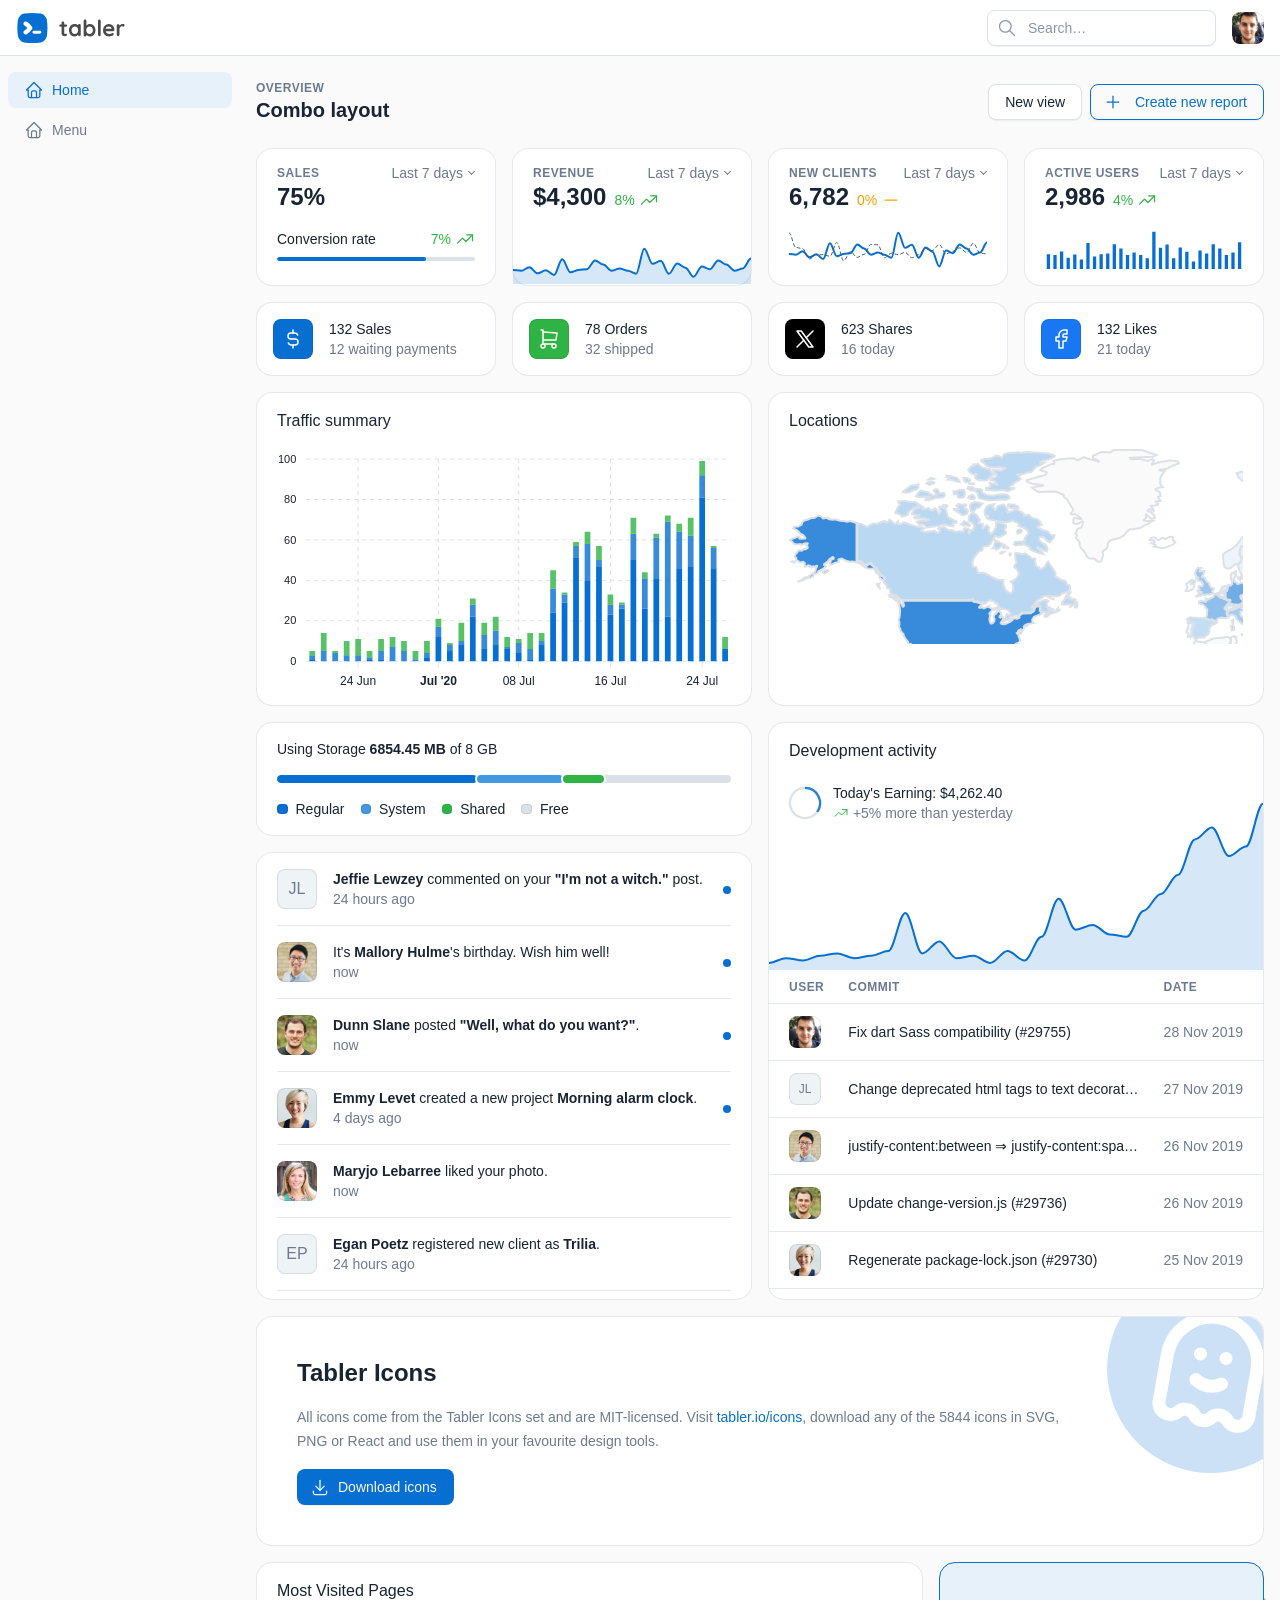
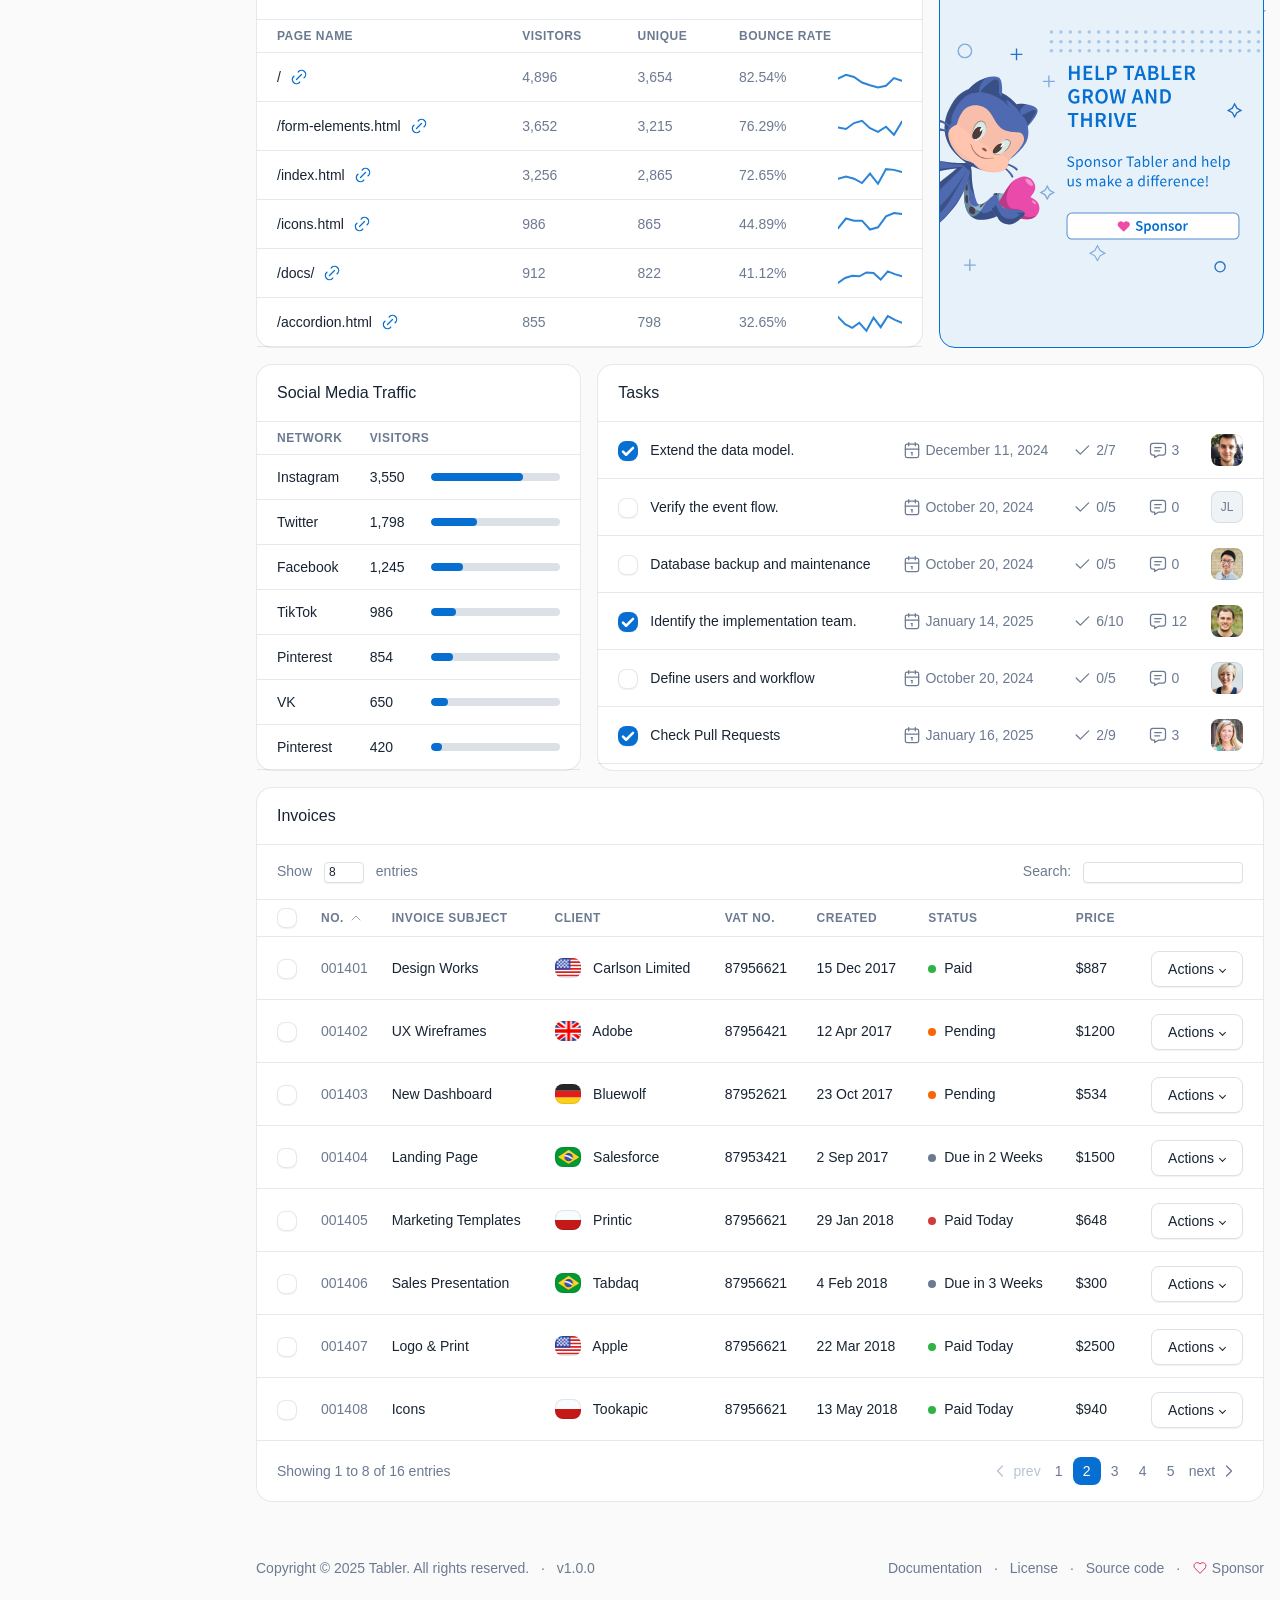
<file: demo/index.html>
<!doctype html>
<!--
* Tabler - Premium and Open Source dashboard template with responsive and high quality UI.
* @version 1.0.0
* @link https://tabler.io
* Copyright 2018-2025 The Tabler Authors
* Copyright 2018-2025 codecalm.net Paweł Kuna
* Licensed under MIT (https://github.com/tabler/tabler/blob/master/LICENSE)
-->
<html lang="en">

<head>
    <meta charset="utf-8" />
    <meta name="viewport" content="width=device-width, initial-scale=1, viewport-fit=cover" />
    <meta http-equiv="X-UA-Compatible" content="ie=edge" />
    <title>Tabler - Premium and Open Source dashboard template with responsive and high quality UI.</title>
    <!-- CSS files -->
    <link href="./dist/css/tabler.min.css?1738096685" rel="stylesheet" />
    <link href="./dist/css/tabler-flags.min.css?1738096685" rel="stylesheet" />
    <link href="./dist/css/tabler-socials.min.css?1738096685" rel="stylesheet" />
    <link href="./dist/css/tabler-payments.min.css?1738096685" rel="stylesheet" />
    <link href="./dist/css/tabler-vendors.min.css?1738096685" rel="stylesheet" />
    <link href="./dist/css/tabler-marketing.min.css?1738096685" rel="stylesheet" />
    <link href="./dist/css/demo.min.css?1738096685" rel="stylesheet" />
    <style>
        @import url('https://rsms.me/inter/inter.css');
    </style>
</head>

<body>
    <script src="./dist/js/demo-theme.min.js?1738096685"></script>
    <div class="page">
        <!-- Navbar -->
        <header class="navbar navbar-expand-md d-none d-lg-flex d-print-none sticky-top">
            <div class="container-fluid">
                <div class="navbar-brand navbar-brand-autodark">
                    <a href=".">
                        <svg xmlns="http://www.w3.org/2000/svg" width="110" height="32" viewBox="0 0 232 68"
                            class="navbar-brand-image">
                            <path
                                d="M64.6 16.2C63 9.9 58.1 5 51.8 3.4 40 1.5 28 1.5 16.2 3.4 9.9 5 5 9.9 3.4 16.2 1.5 28 1.5 40 3.4 51.8 5 58.1 9.9 63 16.2 64.6c11.8 1.9 23.8 1.9 35.6 0C58.1 63 63 58.1 64.6 51.8c1.9-11.8 1.9-23.8 0-35.6zM33.3 36.3c-2.8 4.4-6.6 8.2-11.1 11-1.5.9-3.3.9-4.8.1s-2.4-2.3-2.5-4c0-1.7.9-3.3 2.4-4.1 2.3-1.4 4.4-3.2 6.1-5.3-1.8-2.1-3.8-3.8-6.1-5.3-2.3-1.3-3-4.2-1.7-6.4s4.3-2.9 6.5-1.6c4.5 2.8 8.2 6.5 11.1 10.9 1 1.4 1 3.3.1 4.7zM49.2 46H37.8c-2.1 0-3.8-1-3.8-3s1.7-3 3.8-3h11.4c2.1 0 3.8 1 3.8 3s-1.7 3-3.8 3z"
                                fill="#066fd1" style="fill: var(--tblr-primary, #066fd1)" />
                            <path
                                d="M105.8 46.1c.4 0 .9.2 1.2.6s.6 1 .6 1.7c0 .9-.5 1.6-1.4 2.2s-2 .9-3.2.9c-2 0-3.7-.4-5-1.3s-2-2.6-2-5.4V31.6h-2.2c-.8 0-1.4-.3-1.9-.8s-.9-1.1-.9-1.9c0-.7.3-1.4.8-1.8s1.2-.7 1.9-.7h2.2v-3.1c0-.8.3-1.5.8-2.1s1.3-.8 2.1-.8 1.5.3 2 .8.8 1.3.8 2.1v3.1h3.4c.8 0 1.4.3 1.9.8s.8 1.2.8 1.9-.3 1.4-.8 1.8-1.2.7-1.9.7h-3.4v13c0 .7.2 1.2.5 1.5s.8.5 1.4.5c.3 0 .6-.1 1.1-.2.5-.2.8-.3 1.2-.3zm28-20.7c.8 0 1.5.3 2.1.8.5.5.8 1.2.8 2.1v20.3c0 .8-.3 1.5-.8 2.1-.5.6-1.2.8-2.1.8s-1.5-.3-2-.8-.8-1.2-.8-2.1c-.8.9-1.9 1.7-3.2 2.4-1.3.7-2.8 1-4.3 1-2.2 0-4.2-.6-6-1.7-1.8-1.1-3.2-2.7-4.2-4.7s-1.6-4.3-1.6-6.9c0-2.6.5-4.9 1.5-6.9s2.4-3.6 4.2-4.8c1.8-1.1 3.7-1.7 5.9-1.7 1.5 0 3 .3 4.3.8 1.3.6 2.5 1.3 3.4 2.1 0-.8.3-1.5.8-2.1.5-.5 1.2-.7 2-.7zm-9.7 21.3c2.1 0 3.8-.8 5.1-2.3s2-3.4 2-5.7-.7-4.2-2-5.8c-1.3-1.5-3-2.3-5.1-2.3-2 0-3.7.8-5 2.3-1.3 1.5-2 3.5-2 5.8s.6 4.2 1.9 5.7 3 2.3 5.1 2.3zm32.1-21.3c2.2 0 4.2.6 6 1.7 1.8 1.1 3.2 2.7 4.2 4.7s1.6 4.3 1.6 6.9-.5 4.9-1.5 6.9-2.4 3.6-4.2 4.8c-1.8 1.1-3.7 1.7-5.9 1.7-1.5 0-3-.3-4.3-.9s-2.5-1.4-3.4-2.3v.3c0 .8-.3 1.5-.8 2.1-.5.6-1.2.8-2.1.8s-1.5-.3-2.1-.8c-.5-.5-.8-1.2-.8-2.1V18.9c0-.8.3-1.5.8-2.1.5-.6 1.2-.8 2.1-.8s1.5.3 2.1.8c.5.6.8 1.3.8 2.1v10c.8-1 1.8-1.8 3.2-2.5 1.3-.7 2.8-1 4.3-1zm-.7 21.3c2 0 3.7-.8 5-2.3s2-3.5 2-5.8-.6-4.2-1.9-5.7-3-2.3-5.1-2.3-3.8.8-5.1 2.3-2 3.4-2 5.7.7 4.2 2 5.8c1.3 1.6 3 2.3 5.1 2.3zm23.6 1.9c0 .8-.3 1.5-.8 2.1s-1.3.8-2.1.8-1.5-.3-2-.8-.8-1.3-.8-2.1V18.9c0-.8.3-1.5.8-2.1s1.3-.8 2.1-.8 1.5.3 2 .8.8 1.3.8 2.1v29.7zm29.3-10.5c0 .8-.3 1.4-.9 1.9-.6.5-1.2.7-2 .7h-15.8c.4 1.9 1.3 3.4 2.6 4.4 1.4 1.1 2.9 1.6 4.7 1.6 1.3 0 2.3-.1 3.1-.4.7-.2 1.3-.5 1.8-.8.4-.3.7-.5.9-.6.6-.3 1.1-.4 1.6-.4.7 0 1.2.2 1.7.7s.7 1 .7 1.7c0 .9-.4 1.6-1.3 2.4-.9.7-2.1 1.4-3.6 1.9s-3 .8-4.6.8c-2.7 0-5-.6-7-1.7s-3.5-2.7-4.6-4.6-1.6-4.2-1.6-6.6c0-2.8.6-5.2 1.7-7.2s2.7-3.7 4.6-4.8 3.9-1.7 6-1.7 4.1.6 6 1.7 3.4 2.7 4.5 4.7c.9 1.9 1.5 4.1 1.5 6.3zm-12.2-7.5c-3.7 0-5.9 1.7-6.6 5.2h12.6v-.3c-.1-1.3-.8-2.5-2-3.5s-2.5-1.4-4-1.4zm30.3-5.2c1 0 1.8.3 2.4.8.7.5 1 1.2 1 1.9 0 1-.3 1.7-.8 2.2-.5.5-1.1.8-1.8.7-.5 0-1-.1-1.6-.3-.2-.1-.4-.1-.6-.2-.4-.1-.7-.1-1.1-.1-.8 0-1.6.3-2.4.8s-1.4 1.3-1.9 2.3-.7 2.3-.7 3.7v11.4c0 .8-.3 1.5-.8 2.1-.5.6-1.2.8-2.1.8s-1.5-.3-2.1-.8c-.5-.6-.8-1.3-.8-2.1V28.8c0-.8.3-1.5.8-2.1.5-.6 1.2-.8 2.1-.8s1.5.3 2.1.8c.5.6.8 1.3.8 2.1v.6c.7-1.3 1.8-2.3 3.2-3 1.3-.7 2.8-1 4.3-1z"
                                fill-rule="evenodd" clip-rule="evenodd" fill="#4a4a4a" />
                        </svg>
                    </a>
                </div>
                <div class="navbar-nav flex-row order-md-last">
                    <div class="nav-item me-3" id="navbar-menu">
                        <form action="./" method="get" autocomplete="off" novalidate="">
                            <div class="input-icon">
                                <span class="input-icon-addon">
                                    <!-- Download SVG icon from http://tabler.io/icons/icon/search -->
                                    <svg xmlns="http://www.w3.org/2000/svg" width="24" height="24" viewBox="0 0 24 24"
                                        fill="none" stroke="currentColor" stroke-width="2" stroke-linecap="round"
                                        stroke-linejoin="round" class="icon icon-1">
                                        <path d="M10 10m-7 0a7 7 0 1 0 14 0a7 7 0 1 0 -14 0"></path>
                                        <path d="M21 21l-6 -6"></path>
                                    </svg>
                                </span>
                                <input type="text" value="" class="form-control" placeholder="Search…"
                                    aria-label="Search in website">
                            </div>
                        </form>
                    </div>
                    <div class="nav-item dropdown">
                        <a href="#" class="nav-link d-flex lh-1 text-reset p-0" data-bs-toggle="dropdown"
                            aria-label="Open user menu">
                            <span class="avatar avatar-sm"
                                style="background-image: url(./static/avatars/000m.jpg)"></span>
                        </a>
                        <div class="dropdown-menu dropdown-menu-end dropdown-menu-arrow">
                            <a href="#" class="dropdown-item">Chalifahdien Hamud</a>
                            <a href="./sign-in.html" class="dropdown-item mt-1 mb-1">Logout</a>
                            <div class="d-flex justify-content-around">
                                <a href="?theme=light" class="nav-link w-100 hide-theme-light me-1"
                                    title="Enable light mode" data-bs-toggle="tooltip" data-bs-placement="bottom">
                                    <!-- Download SVG icon from http://tabler.io/icons/icon/sun -->
                                    <svg xmlns="http://www.w3.org/2000/svg" width="24" height="24" viewBox="0 0 24 24"
                                        fill="none" stroke="currentColor" stroke-width="2" stroke-linecap="round"
                                        stroke-linejoin="round" class="icon">
                                        <path d="M12 12m-4 0a4 4 0 1 0 8 0a4 4 0 1 0 -8 0" />
                                        <path
                                            d="M3 12h1m8 -9v1m8 8h1m-9 8v1m-6.4 -15.4l.7 .7m12.1 -.7l-.7 .7m0 11.4l.7 .7m-12.1 -.7l-.7 .7" />
                                    </svg>
                                </a>
                                <a href="?theme=dark" class="nav-link w-100 hide-theme-dark" title="Enable dark mode"
                                    data-bs-toggle="tooltip" data-bs-placement="bottom">
                                    <!-- Download SVG icon from http://tabler.io/icons/icon/moon -->
                                    <svg xmlns="http://www.w3.org/2000/svg" width="24" height="24" viewBox="0 0 24 24"
                                        fill="none" stroke="currentColor" stroke-width="2" stroke-linecap="round"
                                        stroke-linejoin="round" class="icon">
                                        <path
                                            d="M12 3c.132 0 .263 0 .393 0a7.5 7.5 0 0 0 7.92 12.446a9 9 0 1 1 -8.313 -12.454z" />
                                    </svg>
                                </a>
                            </div>
                        </div>
                    </div>
                </div>
            </div>
        </header>
        <!-- Sidebar -->
        <aside class="navbar navbar-vertical navbar-transparent navbar-expand-lg z-1">
            <div class="container-fluid">
                <button class="navbar-toggler" type="button" data-bs-toggle="collapse" data-bs-target="#sidebar-menu"
                    aria-controls="sidebar-menu" aria-expanded="false" aria-label="Toggle navigation">
                    <span class="navbar-toggler-icon"></span>
                </button>
                <div class="navbar-brand navbar-brand-autodark">
                    <a href=".">
                        <svg xmlns="http://www.w3.org/2000/svg" width="110" height="32" viewBox="0 0 232 68"
                            class="navbar-brand-image">
                            <path
                                d="M64.6 16.2C63 9.9 58.1 5 51.8 3.4 40 1.5 28 1.5 16.2 3.4 9.9 5 5 9.9 3.4 16.2 1.5 28 1.5 40 3.4 51.8 5 58.1 9.9 63 16.2 64.6c11.8 1.9 23.8 1.9 35.6 0C58.1 63 63 58.1 64.6 51.8c1.9-11.8 1.9-23.8 0-35.6zM33.3 36.3c-2.8 4.4-6.6 8.2-11.1 11-1.5.9-3.3.9-4.8.1s-2.4-2.3-2.5-4c0-1.7.9-3.3 2.4-4.1 2.3-1.4 4.4-3.2 6.1-5.3-1.8-2.1-3.8-3.8-6.1-5.3-2.3-1.3-3-4.2-1.7-6.4s4.3-2.9 6.5-1.6c4.5 2.8 8.2 6.5 11.1 10.9 1 1.4 1 3.3.1 4.7zM49.2 46H37.8c-2.1 0-3.8-1-3.8-3s1.7-3 3.8-3h11.4c2.1 0 3.8 1 3.8 3s-1.7 3-3.8 3z"
                                fill="#066fd1" style="fill: var(--tblr-primary, #066fd1)" />
                            <path
                                d="M105.8 46.1c.4 0 .9.2 1.2.6s.6 1 .6 1.7c0 .9-.5 1.6-1.4 2.2s-2 .9-3.2.9c-2 0-3.7-.4-5-1.3s-2-2.6-2-5.4V31.6h-2.2c-.8 0-1.4-.3-1.9-.8s-.9-1.1-.9-1.9c0-.7.3-1.4.8-1.8s1.2-.7 1.9-.7h2.2v-3.1c0-.8.3-1.5.8-2.1s1.3-.8 2.1-.8 1.5.3 2 .8.8 1.3.8 2.1v3.1h3.4c.8 0 1.4.3 1.9.8s.8 1.2.8 1.9-.3 1.4-.8 1.8-1.2.7-1.9.7h-3.4v13c0 .7.2 1.2.5 1.5s.8.5 1.4.5c.3 0 .6-.1 1.1-.2.5-.2.8-.3 1.2-.3zm28-20.7c.8 0 1.5.3 2.1.8.5.5.8 1.2.8 2.1v20.3c0 .8-.3 1.5-.8 2.1-.5.6-1.2.8-2.1.8s-1.5-.3-2-.8-.8-1.2-.8-2.1c-.8.9-1.9 1.7-3.2 2.4-1.3.7-2.8 1-4.3 1-2.2 0-4.2-.6-6-1.7-1.8-1.1-3.2-2.7-4.2-4.7s-1.6-4.3-1.6-6.9c0-2.6.5-4.9 1.5-6.9s2.4-3.6 4.2-4.8c1.8-1.1 3.7-1.7 5.9-1.7 1.5 0 3 .3 4.3.8 1.3.6 2.5 1.3 3.4 2.1 0-.8.3-1.5.8-2.1.5-.5 1.2-.7 2-.7zm-9.7 21.3c2.1 0 3.8-.8 5.1-2.3s2-3.4 2-5.7-.7-4.2-2-5.8c-1.3-1.5-3-2.3-5.1-2.3-2 0-3.7.8-5 2.3-1.3 1.5-2 3.5-2 5.8s.6 4.2 1.9 5.7 3 2.3 5.1 2.3zm32.1-21.3c2.2 0 4.2.6 6 1.7 1.8 1.1 3.2 2.7 4.2 4.7s1.6 4.3 1.6 6.9-.5 4.9-1.5 6.9-2.4 3.6-4.2 4.8c-1.8 1.1-3.7 1.7-5.9 1.7-1.5 0-3-.3-4.3-.9s-2.5-1.4-3.4-2.3v.3c0 .8-.3 1.5-.8 2.1-.5.6-1.2.8-2.1.8s-1.5-.3-2.1-.8c-.5-.5-.8-1.2-.8-2.1V18.9c0-.8.3-1.5.8-2.1.5-.6 1.2-.8 2.1-.8s1.5.3 2.1.8c.5.6.8 1.3.8 2.1v10c.8-1 1.8-1.8 3.2-2.5 1.3-.7 2.8-1 4.3-1zm-.7 21.3c2 0 3.7-.8 5-2.3s2-3.5 2-5.8-.6-4.2-1.9-5.7-3-2.3-5.1-2.3-3.8.8-5.1 2.3-2 3.4-2 5.7.7 4.2 2 5.8c1.3 1.6 3 2.3 5.1 2.3zm23.6 1.9c0 .8-.3 1.5-.8 2.1s-1.3.8-2.1.8-1.5-.3-2-.8-.8-1.3-.8-2.1V18.9c0-.8.3-1.5.8-2.1s1.3-.8 2.1-.8 1.5.3 2 .8.8 1.3.8 2.1v29.7zm29.3-10.5c0 .8-.3 1.4-.9 1.9-.6.5-1.2.7-2 .7h-15.8c.4 1.9 1.3 3.4 2.6 4.4 1.4 1.1 2.9 1.6 4.7 1.6 1.3 0 2.3-.1 3.1-.4.7-.2 1.3-.5 1.8-.8.4-.3.7-.5.9-.6.6-.3 1.1-.4 1.6-.4.7 0 1.2.2 1.7.7s.7 1 .7 1.7c0 .9-.4 1.6-1.3 2.4-.9.7-2.1 1.4-3.6 1.9s-3 .8-4.6.8c-2.7 0-5-.6-7-1.7s-3.5-2.7-4.6-4.6-1.6-4.2-1.6-6.6c0-2.8.6-5.2 1.7-7.2s2.7-3.7 4.6-4.8 3.9-1.7 6-1.7 4.1.6 6 1.7 3.4 2.7 4.5 4.7c.9 1.9 1.5 4.1 1.5 6.3zm-12.2-7.5c-3.7 0-5.9 1.7-6.6 5.2h12.6v-.3c-.1-1.3-.8-2.5-2-3.5s-2.5-1.4-4-1.4zm30.3-5.2c1 0 1.8.3 2.4.8.7.5 1 1.2 1 1.9 0 1-.3 1.7-.8 2.2-.5.5-1.1.8-1.8.7-.5 0-1-.1-1.6-.3-.2-.1-.4-.1-.6-.2-.4-.1-.7-.1-1.1-.1-.8 0-1.6.3-2.4.8s-1.4 1.3-1.9 2.3-.7 2.3-.7 3.7v11.4c0 .8-.3 1.5-.8 2.1-.5.6-1.2.8-2.1.8s-1.5-.3-2.1-.8c-.5-.6-.8-1.3-.8-2.1V28.8c0-.8.3-1.5.8-2.1.5-.6 1.2-.8 2.1-.8s1.5.3 2.1.8c.5.6.8 1.3.8 2.1v.6c.7-1.3 1.8-2.3 3.2-3 1.3-.7 2.8-1 4.3-1z"
                                fill-rule="evenodd" clip-rule="evenodd" fill="#4a4a4a" />
                        </svg>
                    </a>
                </div>
                <div class="navbar-nav flex-row d-lg-none">
                    <div class="nav-item dropdown">
                        <a href="#" class="nav-link d-flex lh-1 text-reset p-0" data-bs-toggle="dropdown"
                            aria-label="Open user menu">
                            <span class="avatar avatar-sm"
                                style="background-image: url(./static/avatars/000m.jpg)"></span>
                        </a>
                        <div class="dropdown-menu dropdown-menu-end dropdown-menu-arrow">
                            <a href="#" class="dropdown-item">Chalifahdien Hamud</a>
                            <a href="./sign-in.html" class="dropdown-item mt-1 mb-1">Logout</a>
                            <div class="d-flex justify-content-around">
                                <a href="?theme=light" class="nav-link w-100 hide-theme-light me-1"
                                    title="Enable light mode" data-bs-toggle="tooltip" data-bs-placement="bottom">
                                    <!-- Download SVG icon from http://tabler.io/icons/icon/sun -->
                                    <svg xmlns="http://www.w3.org/2000/svg" width="24" height="24" viewBox="0 0 24 24"
                                        fill="none" stroke="currentColor" stroke-width="2" stroke-linecap="round"
                                        stroke-linejoin="round" class="icon">
                                        <path d="M12 12m-4 0a4 4 0 1 0 8 0a4 4 0 1 0 -8 0" />
                                        <path
                                            d="M3 12h1m8 -9v1m8 8h1m-9 8v1m-6.4 -15.4l.7 .7m12.1 -.7l-.7 .7m0 11.4l.7 .7m-12.1 -.7l-.7 .7" />
                                    </svg>
                                </a>
                                <a href="?theme=dark" class="nav-link w-100 hide-theme-dark" title="Enable dark mode"
                                    data-bs-toggle="tooltip" data-bs-placement="bottom">
                                    <!-- Download SVG icon from http://tabler.io/icons/icon/moon -->
                                    <svg xmlns="http://www.w3.org/2000/svg" width="24" height="24" viewBox="0 0 24 24"
                                        fill="none" stroke="currentColor" stroke-width="2" stroke-linecap="round"
                                        stroke-linejoin="round" class="icon">
                                        <path
                                            d="M12 3c.132 0 .263 0 .393 0a7.5 7.5 0 0 0 7.92 12.446a9 9 0 1 1 -8.313 -12.454z" />
                                    </svg>
                                </a>
                            </div>
                        </div>
                    </div>
                </div>
                <div class="collapse navbar-collapse" id="sidebar-menu">
                    <ul class="navbar-nav pt-lg-3 px-2 dropdown-menu">
                        <a class="nav-link mb-1 aktif" href="./">
                            <!-- Download SVG icon from http://tabler.io/icons/icon/home -->
                            <svg xmlns="http://www.w3.org/2000/svg" width="24" height="24" viewBox="0 0 24 24"
                                fill="none" stroke="currentColor" stroke-width="2" stroke-linecap="round"
                                stroke-linejoin="round" class="icon me-2">
                                <path d="M5 12l-2 0l9 -9l9 9l-2 0" />
                                <path d="M5 12v7a2 2 0 0 0 2 2h10a2 2 0 0 0 2 -2v-7" />
                                <path d="M9 21v-6a2 2 0 0 1 2 -2h2a2 2 0 0 1 2 2v6" />
                            </svg>
                            <!-- </span> -->
                            <span class="nav-link-title">
                                Home
                            </span>
                        </a>
                        <a class="nav-link mb-1" href="./">
                            <!-- Download SVG icon from http://tabler.io/icons/icon/home -->
                            <svg xmlns="http://www.w3.org/2000/svg" width="24" height="24" viewBox="0 0 24 24"
                                fill="none" stroke="currentColor" stroke-width="2" stroke-linecap="round"
                                stroke-linejoin="round" class="icon me-2">
                                <path d="M5 12l-2 0l9 -9l9 9l-2 0" />
                                <path d="M5 12v7a2 2 0 0 0 2 2h10a2 2 0 0 0 2 -2v-7" />
                                <path d="M9 21v-6a2 2 0 0 1 2 -2h2a2 2 0 0 1 2 2v6" />
                            </svg>
                            <!-- </span> -->
                            <span class="nav-link-title">
                                Menu
                            </span>
                        </a>
                        <!-- <div class="dropdown">
                            <a class="nav-link mb-1 dropdown-toggle" href="#navbar-help" data-bs-toggle="dropdown"
                                data-bs-auto-close="outside" role="button" aria-expanded="false">
                                <span class="nav-link-icon d-md-none d-lg-inline-block">
                                    <svg xmlns="http://www.w3.org/2000/svg" width="24" height="24" viewBox="0 0 24 24"
                                        fill="none" stroke="currentColor" stroke-width="2" stroke-linecap="round"
                                        stroke-linejoin="round" class="icon icon-1">
                                        <path d="M12 12m-4 0a4 4 0 1 0 8 0a4 4 0 1 0 -8 0"></path>
                                        <path d="M12 12m-9 0a9 9 0 1 0 18 0a9 9 0 1 0 -18 0"></path>
                                        <path d="M15 15l3.35 3.35"></path>
                                        <path d="M9 15l-3.35 3.35"></path>
                                        <path d="M5.65 5.65l3.35 3.35"></path>
                                        <path d="M18.35 5.65l-3.35 3.35"></path>
                                    </svg></span>
                                <span class="nav-link-title"> Help </span>
                            </a>
                            <div class="dropdown-menu">
                                <a class="nav-link mb-1" href="./">
                                    <svg xmlns="http://www.w3.org/2000/svg" width="24" height="24" viewBox="0 0 24 24"
                                        fill="none" stroke="currentColor" stroke-width="2" stroke-linecap="round"
                                        stroke-linejoin="round" class="icon me-2">
                                        <path d="M5 12l-2 0l9 -9l9 9l-2 0" />
                                        <path d="M5 12v7a2 2 0 0 0 2 2h10a2 2 0 0 0 2 -2v-7" />
                                        <path d="M9 21v-6a2 2 0 0 1 2 -2h2a2 2 0 0 1 2 2v6" />
                                    </svg>
                                    <span class="nav-link-title">
                                        Menu
                                    </span>
                                </a>
                                <a class="nav-link mb-1" href="./">
                                    <svg xmlns="http://www.w3.org/2000/svg" width="24" height="24" viewBox="0 0 24 24"
                                        fill="none" stroke="currentColor" stroke-width="2" stroke-linecap="round"
                                        stroke-linejoin="round" class="icon me-2">
                                        <path d="M5 12l-2 0l9 -9l9 9l-2 0" />
                                        <path d="M5 12v7a2 2 0 0 0 2 2h10a2 2 0 0 0 2 -2v-7" />
                                        <path d="M9 21v-6a2 2 0 0 1 2 -2h2a2 2 0 0 1 2 2v6" />
                                    </svg>
                                    <span class="nav-link-title">
                                        Menu
                                    </span>
                                </a>
                            </div>
                        </div> -->
                    </ul>
                </div>
            </div>
        </aside>
        <div class="page-wrapper">
            <!-- Page header -->
            <div class="page-header d-print-none">
                <div class="container-xl">
                    <div class="row g-2 align-items-center">
                        <div class="col">
                            <!-- Page pre-title -->
                            <div class="page-pretitle">
                                Overview
                            </div>
                            <h2 class="page-title">
                                Combo layout
                            </h2>
                        </div>
                        <!-- Page title actions -->
                        <div class="col-auto ms-auto d-print-none">
                            <div class="btn-list">
                                <span class="d-none d-sm-inline">
                                    <a href="#" class="btn btn-1">
                                        New view
                                    </a>
                                </span>
                                <a href="#" class="btn btn-outline-primary btn-5 d-none d-sm-inline-block"
                                    data-bs-toggle="modal" data-bs-target="#modal-report">
                                    <!-- Download SVG icon from http://tabler.io/icons/icon/plus -->
                                    <svg xmlns="http://www.w3.org/2000/svg" width="24" height="24" viewBox="0 0 24 24"
                                        fill="none" stroke="currentColor" stroke-width="2" stroke-linecap="round"
                                        stroke-linejoin="round" class="icon icon-2">
                                        <path d="M12 5l0 14" />
                                        <path d="M5 12l14 0" />
                                    </svg>
                                    <span class="input-icon-addon">
                                        <div class="spinner-border spinner-border-sm" role="status">
                                        </div>
                                    </span>
                                    Create new report
                                </a>
                                <a href="#" class="btn btn-primary btn-6 d-sm-none btn-icon" data-bs-toggle="modal"
                                    data-bs-target="#modal-report" aria-label="Create new report">
                                    <!-- Download SVG icon from http://tabler.io/icons/icon/plus -->
                                    <svg xmlns="http://www.w3.org/2000/svg" width="24" height="24" viewBox="0 0 24 24"
                                        fill="none" stroke="currentColor" stroke-width="2" stroke-linecap="round"
                                        stroke-linejoin="round" class="icon icon-2">
                                        <path d="M12 5l0 14" />
                                        <path d="M5 12l14 0" />
                                    </svg>
                                </a>
                            </div>
                            <div class="modal modal-blur fade" id="modal-report" tabindex="-1" role="dialog"
                                aria-hidden="true">
                                <div class="modal-dialog modal-lg" role="document">
                                    <div class="modal-content">
                                        <div class="modal-header">
                                            <h5 class="modal-title">New report</h5>
                                            <button type="button" class="btn-close" data-bs-dismiss="modal"
                                                aria-label="Close"></button>
                                        </div>
                                        <div class="modal-body">
                                            <div class="mb-3">
                                                <label class="form-label">Name</label>
                                                <input type="text" class="form-control" name="example-text-input"
                                                    placeholder="Your report name">
                                            </div>
                                            <label class="form-label">Report type</label>
                                            <div class="form-selectgroup-boxes row mb-3">
                                                <div class="col-lg-6">
                                                    <label class="form-selectgroup-item">
                                                        <input type="radio" name="report-type" value="1"
                                                            class="form-selectgroup-input" checked>
                                                        <span
                                                            class="form-selectgroup-label d-flex align-items-center p-3">
                                                            <span class="me-3">
                                                                <span class="form-selectgroup-check"></span>
                                                            </span>
                                                            <span class="form-selectgroup-label-content">
                                                                <span
                                                                    class="form-selectgroup-title strong mb-1">Simple</span>
                                                                <span class="d-block text-secondary">Provide only basic
                                                                    data needed for the report</span>
                                                            </span>
                                                        </span>
                                                    </label>
                                                </div>
                                                <div class="col-lg-6">
                                                    <label class="form-selectgroup-item">
                                                        <input type="radio" name="report-type" value="1"
                                                            class="form-selectgroup-input">
                                                        <span
                                                            class="form-selectgroup-label d-flex align-items-center p-3">
                                                            <span class="me-3">
                                                                <span class="form-selectgroup-check"></span>
                                                            </span>
                                                            <span class="form-selectgroup-label-content">
                                                                <span
                                                                    class="form-selectgroup-title strong mb-1">Advanced</span>
                                                                <span class="d-block text-secondary">Insert charts and
                                                                    additional advanced analyses to be inserted in the
                                                                    report</span>
                                                            </span>
                                                        </span>
                                                    </label>
                                                </div>
                                            </div>
                                            <div class="row">
                                                <div class="col-lg-8">
                                                    <div class="mb-3">
                                                        <label class="form-label">Report url</label>
                                                        <div class="input-group input-group-flat">
                                                            <span class="input-group-text">
                                                                https://tabler.io/reports/
                                                            </span>
                                                            <input type="text" class="form-control ps-0"
                                                                value="report-01" autocomplete="off">
                                                        </div>
                                                    </div>
                                                </div>
                                                <div class="col-lg-4">
                                                    <div class="mb-3">
                                                        <label class="form-label">Visibility</label>
                                                        <select class="form-select">
                                                            <option value="1" selected>Private</option>
                                                            <option value="2">Public</option>
                                                            <option value="3">Hidden</option>
                                                        </select>
                                                    </div>
                                                </div>
                                            </div>
                                        </div>
                                        <div class="modal-body">
                                            <div class="row">
                                                <div class="col-lg-6">
                                                    <div class="mb-3">
                                                        <label class="form-label">Client name</label>
                                                        <input type="text" class="form-control">
                                                    </div>
                                                </div>
                                                <div class="col-lg-6">
                                                    <div class="mb-3">
                                                        <label class="form-label">Reporting period</label>
                                                        <input type="date" class="form-control">
                                                    </div>
                                                </div>
                                                <div class="col-lg-12">
                                                    <div>
                                                        <label class="form-label">Additional information</label>
                                                        <textarea class="form-control" rows="3"></textarea>
                                                    </div>
                                                </div>
                                            </div>
                                        </div>
                                        <div class="modal-footer">
                                            <a href="#" class="btn btn-link link-secondary btn-3"
                                                data-bs-dismiss="modal">
                                                Cancel
                                            </a>
                                            <a href="#" class="btn btn-primary btn-5 ms-auto" data-bs-dismiss="modal">
                                                <!-- Download SVG icon from http://tabler.io/icons/icon/plus -->
                                                <svg xmlns="http://www.w3.org/2000/svg" width="24" height="24"
                                                    viewBox="0 0 24 24" fill="none" stroke="currentColor"
                                                    stroke-width="2" stroke-linecap="round" stroke-linejoin="round"
                                                    class="icon icon-2">
                                                    <path d="M12 5l0 14" />
                                                    <path d="M5 12l14 0" />
                                                </svg>
                                                Create new report
                                            </a>
                                        </div>
                                    </div>
                                </div>
                            </div>
                        </div>
                    </div>
                </div>
            </div>
            <!-- Page body -->
            <div class="page-body">
                <div class="container-xl">
                    <div class="row row-deck row-cards">
                        <div class="col-sm-6 col-lg-3">
                            <div class="card">
                                <!-- <div class="card" style="border-top: 0.25rem solid red;"> -->
                                <div class="card-body">
                                    <div class="d-flex align-items-center">
                                        <div class="subheader">Sales</div>
                                        <div class="ms-auto lh-1">
                                            <div class="dropdown">
                                                <a class="dropdown-toggle text-secondary" href="#"
                                                    data-bs-toggle="dropdown" aria-haspopup="true"
                                                    aria-expanded="false">Last 7 days</a>
                                                <div class="dropdown-menu dropdown-menu-end">
                                                    <a class="dropdown-item active" href="#">Last 7 days</a>
                                                    <a class="dropdown-item" href="#">Last 30 days</a>
                                                    <a class="dropdown-item" href="#">Last 3 months</a>
                                                </div>
                                            </div>
                                        </div>
                                    </div>
                                    <div class="h1 mb-3">75%</div>
                                    <div class="d-flex mb-2">
                                        <div>Conversion rate</div>
                                        <div class="ms-auto">
                                            <span class="text-green d-inline-flex align-items-center lh-1">
                                                7%
                                                <!-- Download SVG icon from http://tabler.io/icons/icon/trending-up -->
                                                <svg xmlns="http://www.w3.org/2000/svg" width="24" height="24"
                                                    viewBox="0 0 24 24" fill="none" stroke="currentColor"
                                                    stroke-width="2" stroke-linecap="round" stroke-linejoin="round"
                                                    class="icon ms-1 icon-2">
                                                    <path d="M3 17l6 -6l4 4l8 -8" />
                                                    <path d="M14 7l7 0l0 7" />
                                                </svg>
                                            </span>
                                        </div>
                                    </div>
                                    <div class="progress progress-sm">
                                        <div class="progress-bar bg-primary" style="width: 75%" role="progressbar"
                                            aria-valuenow="75" aria-valuemin="0" aria-valuemax="100"
                                            aria-label="75% Complete">
                                            <span class="visually-hidden">75% Complete</span>
                                        </div>
                                    </div>
                                </div>
                            </div>
                        </div>
                        <div class="col-sm-6 col-lg-3">
                            <div class="card">
                                <div class="card-body">
                                    <div class="d-flex align-items-center">
                                        <div class="subheader">Revenue</div>
                                        <div class="ms-auto lh-1">
                                            <div class="dropdown">
                                                <a class="dropdown-toggle text-secondary" href="#"
                                                    data-bs-toggle="dropdown" aria-haspopup="true"
                                                    aria-expanded="false">Last 7 days</a>
                                                <div class="dropdown-menu dropdown-menu-end">
                                                    <a class="dropdown-item active" href="#">Last 7 days</a>
                                                    <a class="dropdown-item" href="#">Last 30 days</a>
                                                    <a class="dropdown-item" href="#">Last 3 months</a>
                                                </div>
                                            </div>
                                        </div>
                                    </div>
                                    <div class="d-flex align-items-baseline">
                                        <div class="h1 mb-0 me-2">$4,300</div>
                                        <div class="me-auto">
                                            <span class="text-green d-inline-flex align-items-center lh-1">
                                                8%
                                                <!-- Download SVG icon from http://tabler.io/icons/icon/trending-up -->
                                                <svg xmlns="http://www.w3.org/2000/svg" width="24" height="24"
                                                    viewBox="0 0 24 24" fill="none" stroke="currentColor"
                                                    stroke-width="2" stroke-linecap="round" stroke-linejoin="round"
                                                    class="icon ms-1 icon-2">
                                                    <path d="M3 17l6 -6l4 4l8 -8" />
                                                    <path d="M14 7l7 0l0 7" />
                                                </svg>
                                            </span>
                                        </div>
                                    </div>
                                </div>
                                <div id="chart-revenue-bg" class="chart-sm"></div>
                                <script>
                                    document.addEventListener("DOMContentLoaded", function () {
                                        window.ApexCharts && (new ApexCharts(document.getElementById('chart-revenue-bg'), {
                                            chart: {
                                                type: "area",
                                                fontFamily: 'inherit',
                                                height: 40,
                                                sparkline: {
                                                    enabled: true
                                                },
                                                animations: {
                                                    enabled: false
                                                },
                                            },
                                            dataLabels: {
                                                enabled: false,
                                            },
                                            fill: {
                                                opacity: .16,
                                                type: 'solid'
                                            },
                                            stroke: {
                                                width: 2,
                                                lineCap: "round",
                                                curve: "smooth",
                                            },
                                            series: [{
                                                name: "Profits",
                                                data: [37, 35, 44, 28, 36, 24, 65, 31, 37, 39, 62, 51, 35, 41, 35, 27, 93, 53, 61, 27, 54, 43, 19, 46, 39, 62, 51, 35, 41, 67]
                                            }],
                                            tooltip: {
                                                theme: 'dark'
                                            },
                                            grid: {
                                                strokeDashArray: 4,
                                            },
                                            xaxis: {
                                                labels: {
                                                    padding: 0,
                                                },
                                                tooltip: {
                                                    enabled: false
                                                },
                                                axisBorder: {
                                                    show: false,
                                                },
                                                type: 'datetime',
                                            },
                                            yaxis: {
                                                labels: {
                                                    padding: 4
                                                },
                                            },
                                            labels: [
                                                '2020-06-20', '2020-06-21', '2020-06-22', '2020-06-23', '2020-06-24', '2020-06-25', '2020-06-26', '2020-06-27', '2020-06-28', '2020-06-29', '2020-06-30', '2020-07-01', '2020-07-02', '2020-07-03', '2020-07-04', '2020-07-05', '2020-07-06', '2020-07-07', '2020-07-08', '2020-07-09', '2020-07-10', '2020-07-11', '2020-07-12', '2020-07-13', '2020-07-14', '2020-07-15', '2020-07-16', '2020-07-17', '2020-07-18', '2020-07-19'
                                            ],
                                            colors: [tabler.getColor("primary")],
                                            legend: {
                                                show: false,
                                            },
                                        })).render();
                                    });
                                </script>
                            </div>
                        </div>
                        <div class="col-sm-6 col-lg-3">
                            <div class="card">
                                <div class="card-body">
                                    <div class="d-flex align-items-center">
                                        <div class="subheader">New clients</div>
                                        <div class="ms-auto lh-1">
                                            <div class="dropdown">
                                                <a class="dropdown-toggle text-secondary" href="#"
                                                    data-bs-toggle="dropdown" aria-haspopup="true"
                                                    aria-expanded="false">Last 7 days</a>
                                                <div class="dropdown-menu dropdown-menu-end">
                                                    <a class="dropdown-item active" href="#">Last 7 days</a>
                                                    <a class="dropdown-item" href="#">Last 30 days</a>
                                                    <a class="dropdown-item" href="#">Last 3 months</a>
                                                </div>
                                            </div>
                                        </div>
                                    </div>
                                    <div class="d-flex align-items-baseline">
                                        <div class="h1 mb-3 me-2">6,782</div>
                                        <div class="me-auto">
                                            <span class="text-yellow d-inline-flex align-items-center lh-1">
                                                0%
                                                <!-- Download SVG icon from http://tabler.io/icons/icon/minus -->
                                                <svg xmlns="http://www.w3.org/2000/svg" width="24" height="24"
                                                    viewBox="0 0 24 24" fill="none" stroke="currentColor"
                                                    stroke-width="2" stroke-linecap="round" stroke-linejoin="round"
                                                    class="icon ms-1 icon-2">
                                                    <path d="M5 12l14 0" />
                                                </svg>
                                            </span>
                                        </div>
                                    </div>
                                    <div id="chart-new-clients" class="chart-sm"></div>
                                    <script>
                                        document.addEventListener("DOMContentLoaded", function () {
                                            window.ApexCharts && (new ApexCharts(document.getElementById('chart-new-clients'), {
                                                chart: {
                                                    type: "line",
                                                    fontFamily: 'inherit',
                                                    height: 40,
                                                    sparkline: {
                                                        enabled: true
                                                    },
                                                    animations: {
                                                        enabled: false
                                                    },
                                                },
                                                fill: {
                                                    opacity: 1,
                                                },
                                                stroke: {
                                                    width: [2, 1],
                                                    dashArray: [0, 3],
                                                    lineCap: "round",
                                                    curve: "smooth",
                                                },
                                                series: [{
                                                    name: "May",
                                                    data: [37, 35, 44, 28, 36, 24, 65, 31, 37, 39, 62, 51, 35, 41, 35, 27, 93, 53, 61, 27, 54, 43, 4, 46, 39, 62, 51, 35, 41, 67]
                                                }, {
                                                    name: "April",
                                                    data: [93, 54, 51, 24, 35, 35, 31, 67, 19, 43, 28, 36, 62, 61, 27, 39, 35, 41, 27, 35, 51, 46, 62, 37, 44, 53, 41, 65, 39, 37]
                                                }],
                                                tooltip: {
                                                    theme: 'dark'
                                                },
                                                grid: {
                                                    strokeDashArray: 4,
                                                },
                                                xaxis: {
                                                    labels: {
                                                        padding: 0,
                                                    },
                                                    tooltip: {
                                                        enabled: false
                                                    },
                                                    type: 'datetime',
                                                },
                                                yaxis: {
                                                    labels: {
                                                        padding: 4
                                                    },
                                                },
                                                labels: [
                                                    '2020-06-20', '2020-06-21', '2020-06-22', '2020-06-23', '2020-06-24', '2020-06-25', '2020-06-26', '2020-06-27', '2020-06-28', '2020-06-29', '2020-06-30', '2020-07-01', '2020-07-02', '2020-07-03', '2020-07-04', '2020-07-05', '2020-07-06', '2020-07-07', '2020-07-08', '2020-07-09', '2020-07-10', '2020-07-11', '2020-07-12', '2020-07-13', '2020-07-14', '2020-07-15', '2020-07-16', '2020-07-17', '2020-07-18', '2020-07-19'
                                                ],
                                                colors: [tabler.getColor("primary"), tabler.getColor("gray-600")],
                                                legend: {
                                                    show: false,
                                                },
                                            })).render();
                                        });
                                    </script>
                                </div>
                            </div>
                        </div>
                        <div class="col-sm-6 col-lg-3">
                            <div class="card">
                                <div class="card-body">
                                    <div class="d-flex align-items-center">
                                        <div class="subheader">Active users</div>
                                        <div class="ms-auto lh-1">
                                            <div class="dropdown">
                                                <a class="dropdown-toggle text-secondary" href="#"
                                                    data-bs-toggle="dropdown" aria-haspopup="true"
                                                    aria-expanded="false">Last 7 days</a>
                                                <div class="dropdown-menu dropdown-menu-end">
                                                    <a class="dropdown-item active" href="#">Last 7 days</a>
                                                    <a class="dropdown-item" href="#">Last 30 days</a>
                                                    <a class="dropdown-item" href="#">Last 3 months</a>
                                                </div>
                                            </div>
                                        </div>
                                    </div>
                                    <div class="d-flex align-items-baseline">
                                        <div class="h1 mb-3 me-2">2,986</div>
                                        <div class="me-auto">
                                            <span class="text-green d-inline-flex align-items-center lh-1">
                                                4%
                                                <!-- Download SVG icon from http://tabler.io/icons/icon/trending-up -->
                                                <svg xmlns="http://www.w3.org/2000/svg" width="24" height="24"
                                                    viewBox="0 0 24 24" fill="none" stroke="currentColor"
                                                    stroke-width="2" stroke-linecap="round" stroke-linejoin="round"
                                                    class="icon ms-1 icon-2">
                                                    <path d="M3 17l6 -6l4 4l8 -8" />
                                                    <path d="M14 7l7 0l0 7" />
                                                </svg>
                                            </span>
                                        </div>
                                    </div>
                                    <div id="chart-active-users" class="chart-sm"></div>
                                    <script>
                                        document.addEventListener("DOMContentLoaded", function () {
                                            window.ApexCharts && (new ApexCharts(document.getElementById('chart-active-users'), {
                                                chart: {
                                                    type: "bar",
                                                    fontFamily: 'inherit',
                                                    height: 40,
                                                    sparkline: {
                                                        enabled: true
                                                    },
                                                    animations: {
                                                        enabled: false
                                                    },
                                                },
                                                plotOptions: {
                                                    bar: {
                                                        columnWidth: '50%',
                                                    }
                                                },
                                                dataLabels: {
                                                    enabled: false,
                                                },
                                                fill: {
                                                    opacity: 1,
                                                },
                                                series: [{
                                                    name: "Profits",
                                                    data: [37, 35, 44, 28, 36, 24, 65, 31, 37, 39, 62, 51, 35, 41, 35, 27, 93, 53, 61, 27, 54, 43, 19, 46, 39, 62, 51, 35, 41, 67]
                                                }],
                                                tooltip: {
                                                    theme: 'dark'
                                                },
                                                grid: {
                                                    strokeDashArray: 4,
                                                },
                                                xaxis: {
                                                    labels: {
                                                        padding: 0,
                                                    },
                                                    tooltip: {
                                                        enabled: false
                                                    },
                                                    axisBorder: {
                                                        show: false,
                                                    },
                                                    type: 'datetime',
                                                },
                                                yaxis: {
                                                    labels: {
                                                        padding: 4
                                                    },
                                                },
                                                labels: [
                                                    '2020-06-20', '2020-06-21', '2020-06-22', '2020-06-23', '2020-06-24', '2020-06-25', '2020-06-26', '2020-06-27', '2020-06-28', '2020-06-29', '2020-06-30', '2020-07-01', '2020-07-02', '2020-07-03', '2020-07-04', '2020-07-05', '2020-07-06', '2020-07-07', '2020-07-08', '2020-07-09', '2020-07-10', '2020-07-11', '2020-07-12', '2020-07-13', '2020-07-14', '2020-07-15', '2020-07-16', '2020-07-17', '2020-07-18', '2020-07-19'
                                                ],
                                                colors: [tabler.getColor("primary")],
                                                legend: {
                                                    show: false,
                                                },
                                            })).render();
                                        });
                                    </script>
                                </div>
                            </div>
                        </div>
                        <div class="col-12">
                            <div class="row row-cards">
                                <div class="col-sm-6 col-lg-3">
                                    <div class="card card-sm">
                                        <div class="card-body">
                                            <div class="row align-items-center">
                                                <div class="col-auto">
                                                    <span class="bg-primary text-white avatar">
                                                        <!-- Download SVG icon from http://tabler.io/icons/icon/currency-dollar -->
                                                        <svg xmlns="http://www.w3.org/2000/svg" width="24" height="24"
                                                            viewBox="0 0 24 24" fill="none" stroke="currentColor"
                                                            stroke-width="2" stroke-linecap="round"
                                                            stroke-linejoin="round" class="icon icon-1">
                                                            <path
                                                                d="M16.7 8a3 3 0 0 0 -2.7 -2h-4a3 3 0 0 0 0 6h4a3 3 0 0 1 0 6h-4a3 3 0 0 1 -2.7 -2" />
                                                            <path d="M12 3v3m0 12v3" />
                                                        </svg>
                                                    </span>
                                                </div>
                                                <div class="col">
                                                    <div class="font-weight-medium">
                                                        132 Sales
                                                    </div>
                                                    <div class="text-secondary">
                                                        12 waiting payments
                                                    </div>
                                                </div>
                                            </div>
                                        </div>
                                    </div>
                                </div>
                                <div class="col-sm-6 col-lg-3">
                                    <div class="card card-sm">
                                        <div class="card-body">
                                            <div class="row align-items-center">
                                                <div class="col-auto">
                                                    <span class="bg-green text-white avatar">
                                                        <!-- Download SVG icon from http://tabler.io/icons/icon/shopping-cart -->
                                                        <svg xmlns="http://www.w3.org/2000/svg" width="24" height="24"
                                                            viewBox="0 0 24 24" fill="none" stroke="currentColor"
                                                            stroke-width="2" stroke-linecap="round"
                                                            stroke-linejoin="round" class="icon icon-1">
                                                            <path d="M6 19m-2 0a2 2 0 1 0 4 0a2 2 0 1 0 -4 0" />
                                                            <path d="M17 19m-2 0a2 2 0 1 0 4 0a2 2 0 1 0 -4 0" />
                                                            <path d="M17 17h-11v-14h-2" />
                                                            <path d="M6 5l14 1l-1 7h-13" />
                                                        </svg>
                                                    </span>
                                                </div>
                                                <div class="col">
                                                    <div class="font-weight-medium">
                                                        78 Orders
                                                    </div>
                                                    <div class="text-secondary">
                                                        32 shipped
                                                    </div>
                                                </div>
                                            </div>
                                        </div>
                                    </div>
                                </div>
                                <div class="col-sm-6 col-lg-3">
                                    <div class="card card-sm">
                                        <div class="card-body">
                                            <div class="row align-items-center">
                                                <div class="col-auto">
                                                    <span class="bg-x text-white avatar">
                                                        <!-- Download SVG icon from http://tabler.io/icons/icon/brand-x -->
                                                        <svg xmlns="http://www.w3.org/2000/svg" width="24" height="24"
                                                            viewBox="0 0 24 24" fill="none" stroke="currentColor"
                                                            stroke-width="2" stroke-linecap="round"
                                                            stroke-linejoin="round" class="icon icon-1">
                                                            <path d="M4 4l11.733 16h4.267l-11.733 -16z" />
                                                            <path d="M4 20l6.768 -6.768m2.46 -2.46l6.772 -6.772" />
                                                        </svg>
                                                    </span>
                                                </div>
                                                <div class="col">
                                                    <div class="font-weight-medium">
                                                        623 Shares
                                                    </div>
                                                    <div class="text-secondary">
                                                        16 today
                                                    </div>
                                                </div>
                                            </div>
                                        </div>
                                    </div>
                                </div>
                                <div class="col-sm-6 col-lg-3">
                                    <div class="card card-sm">
                                        <div class="card-body">
                                            <div class="row align-items-center">
                                                <div class="col-auto">
                                                    <span class="bg-facebook text-white avatar">
                                                        <!-- Download SVG icon from http://tabler.io/icons/icon/brand-facebook -->
                                                        <svg xmlns="http://www.w3.org/2000/svg" width="24" height="24"
                                                            viewBox="0 0 24 24" fill="none" stroke="currentColor"
                                                            stroke-width="2" stroke-linecap="round"
                                                            stroke-linejoin="round" class="icon icon-1">
                                                            <path
                                                                d="M7 10v4h3v7h4v-7h3l1 -4h-4v-2a1 1 0 0 1 1 -1h3v-4h-3a5 5 0 0 0 -5 5v2h-3" />
                                                        </svg>
                                                    </span>
                                                </div>
                                                <div class="col">
                                                    <div class="font-weight-medium">
                                                        132 Likes
                                                    </div>
                                                    <div class="text-secondary">
                                                        21 today
                                                    </div>
                                                </div>
                                            </div>
                                        </div>
                                    </div>
                                </div>
                            </div>
                        </div>
                        <div class="col-lg-6">
                            <div class="card">
                                <div class="card-body">
                                    <h3 class="card-title">Traffic summary</h3>
                                    <div id="chart-mentions" class="chart-lg"></div>
                                    <script>
                                        document.addEventListener("DOMContentLoaded", function () {
                                            window.ApexCharts && (new ApexCharts(document.getElementById('chart-mentions'), {
                                                chart: {
                                                    type: "bar",
                                                    fontFamily: 'inherit',
                                                    height: 240,
                                                    parentHeightOffset: 0,
                                                    toolbar: {
                                                        show: false,
                                                    },
                                                    animations: {
                                                        enabled: false
                                                    },
                                                    stacked: true,
                                                },
                                                plotOptions: {
                                                    bar: {
                                                        columnWidth: '50%',
                                                    }
                                                },
                                                dataLabels: {
                                                    enabled: false,
                                                },
                                                fill: {
                                                    opacity: 1,
                                                },
                                                series: [{
                                                    name: "Web",
                                                    data: [1, 0, 0, 0, 0, 1, 1, 0, 0, 0, 2, 12, 5, 8, 22, 6, 8, 6, 4, 1, 8, 24, 29, 51, 40, 47, 23, 26, 50, 26, 41, 22, 46, 47, 81, 46, 6]
                                                }, {
                                                    name: "Social",
                                                    data: [2, 5, 4, 3, 3, 1, 4, 7, 5, 1, 2, 5, 3, 2, 6, 7, 7, 1, 5, 5, 2, 12, 4, 6, 18, 3, 5, 2, 13, 15, 20, 47, 18, 15, 11, 10, 0]
                                                }, {
                                                    name: "Other",
                                                    data: [2, 9, 1, 7, 8, 3, 6, 5, 5, 4, 6, 4, 1, 9, 3, 6, 7, 5, 2, 8, 4, 9, 1, 2, 6, 7, 5, 1, 8, 3, 2, 3, 4, 9, 7, 1, 6]
                                                }],
                                                tooltip: {
                                                    theme: 'dark'
                                                },
                                                grid: {
                                                    padding: {
                                                        top: -20,
                                                        right: 0,
                                                        left: -4,
                                                        bottom: -4
                                                    },
                                                    strokeDashArray: 4,
                                                    xaxis: {
                                                        lines: {
                                                            show: true
                                                        }
                                                    },
                                                },
                                                xaxis: {
                                                    labels: {
                                                        padding: 0,
                                                    },
                                                    tooltip: {
                                                        enabled: false
                                                    },
                                                    axisBorder: {
                                                        show: false,
                                                    },
                                                    type: 'datetime',
                                                },
                                                yaxis: {
                                                    labels: {
                                                        padding: 4
                                                    },
                                                },
                                                labels: [
                                                    '2020-06-20', '2020-06-21', '2020-06-22', '2020-06-23', '2020-06-24', '2020-06-25', '2020-06-26', '2020-06-27', '2020-06-28', '2020-06-29', '2020-06-30', '2020-07-01', '2020-07-02', '2020-07-03', '2020-07-04', '2020-07-05', '2020-07-06', '2020-07-07', '2020-07-08', '2020-07-09', '2020-07-10', '2020-07-11', '2020-07-12', '2020-07-13', '2020-07-14', '2020-07-15', '2020-07-16', '2020-07-17', '2020-07-18', '2020-07-19', '2020-07-20', '2020-07-21', '2020-07-22', '2020-07-23', '2020-07-24', '2020-07-25', '2020-07-26'
                                                ],
                                                colors: [tabler.getColor("primary"), tabler.getColor("primary", 0.8), tabler.getColor("green", 0.8)],
                                                legend: {
                                                    show: false,
                                                },
                                            })).render();
                                        });
                                    </script>
                                </div>
                            </div>
                        </div>
                        <div class="col-lg-6">
                            <div class="card">
                                <div class="card-body">
                                    <h3 class="card-title">Locations</h3>
                                    <div class="ratio ratio-21x9">
                                        <div>
                                            <div id="map-world" class="w-100 h-100"></div>
                                        </div>
                                    </div>
                                    <script>
                                        document.addEventListener("DOMContentLoaded", function () {
                                            const map = new jsVectorMap({
                                                selector: '#map-world',
                                                map: 'world',
                                                backgroundColor: 'transparent',
                                                regionStyle: {
                                                    initial: {
                                                        fill: tabler.getColor('body-bg'),
                                                        stroke: tabler.getColor('border-color'),
                                                        strokeWidth: 2,
                                                    }
                                                },
                                                zoomOnScroll: false,
                                                zoomButtons: false,
                                                // -------- Series --------
                                                visualizeData: {
                                                    scale: [tabler.getColor('bg-surface'), tabler.getColor('primary')],
                                                    values: { "AF": 16, "AL": 11, "DZ": 158, "AO": 85, "AG": 1, "AR": 351, "AM": 8, "AU": 1219, "AT": 366, "AZ": 52, "BS": 7, "BH": 21, "BD": 105, "BB": 3, "BY": 52, "BE": 461, "BZ": 1, "BJ": 6, "BT": 1, "BO": 19, "BA": 16, "BW": 12, "BR": 2023, "BN": 11, "BG": 44, "BF": 8, "BI": 1, "KH": 11, "CM": 21, "CA": 1563, "CV": 1, "CF": 2, "TD": 7, "CL": 199, "CN": 5745, "CO": 283, "KM": 0, "CD": 12, "CG": 11, "CR": 35, "CI": 22, "HR": 59, "CY": 22, "CZ": 195, "DK": 304, "DJ": 1, "DM": 0, "DO": 50, "EC": 61, "EG": 216, "SV": 21, "GQ": 14, "ER": 2, "EE": 19, "ET": 30, "FJ": 3, "FI": 231, "FR": 2555, "GA": 12, "GM": 1, "GE": 11, "DE": 3305, "GH": 18, "GR": 305, "GD": 0, "GT": 40, "GN": 4, "GW": 0, "GY": 2, "HT": 6, "HN": 15, "HK": 226, "HU": 132, "IS": 12, "IN": 1430, "ID": 695, "IR": 337, "IQ": 84, "IE": 204, "IL": 201, "IT": 2036, "JM": 13, "JP": 5390, "JO": 27, "KZ": 129, "KE": 32, "KI": 0, "KR": 986, "KW": 117, "KG": 4, "LA": 6, "LV": 23, "LB": 39, "LS": 1, "LR": 0, "LY": 77, "LT": 35, "LU": 52, "MK": 9, "MG": 8, "MW": 5, "MY": 218, "MV": 1, "ML": 9, "MT": 7, "MR": 3, "MU": 9, "MX": 1004, "MD": 5, "MN": 5, "ME": 3, "MA": 91, "MZ": 10, "MM": 35, "NA": 11, "NP": 15, "NL": 770, "NZ": 138, "NI": 6, "NE": 5, "NG": 206, "NO": 413, "OM": 53, "PK": 174, "PA": 27, "PG": 8, "PY": 17, "PE": 153, "PH": 189, "PL": 438, "PT": 223, "QA": 126, "RO": 158, "RU": 1476, "RW": 5, "WS": 0, "ST": 0, "SA": 434, "SN": 12, "RS": 38, "SC": 0, "SL": 1, "SG": 217, "SK": 86, "SI": 46, "SB": 0, "ZA": 354, "ES": 1374, "LK": 48, "KN": 0, "LC": 1, "VC": 0, "SD": 65, "SR": 3, "SZ": 3, "SE": 444, "CH": 522, "SY": 59, "TW": 426, "TJ": 5, "TZ": 22, "TH": 312, "TL": 0, "TG": 3, "TO": 0, "TT": 21, "TN": 43, "TR": 729, "TM": 0, "UG": 17, "UA": 136, "AE": 239, "GB": 2258, "US": 4624, "UY": 40, "UZ": 37, "VU": 0, "VE": 285, "VN": 101, "YE": 30, "ZM": 15, "ZW": 5 },
                                                },
                                            });
                                            window.addEventListener("resize", () => {
                                                map.updateSize();
                                            });
                                        });
                                    </script>
                                </div>
                            </div>
                        </div>
                        <div class="col-lg-6">
                            <div class="row row-cards">
                                <div class="col-12">
                                    <div class="card">
                                        <div class="card-body">
                                            <p class="mb-3">Using Storage <strong>6854.45 MB </strong>of 8 GB</p>
                                            <div class="progress progress-separated mb-3">
                                                <div class="progress-bar bg-primary" role="progressbar"
                                                    style="width: 44%" aria-label="Regular"></div>
                                                <div class="progress-bar bg-info" role="progressbar" style="width: 19%"
                                                    aria-label="System"></div>
                                                <div class="progress-bar bg-success" role="progressbar"
                                                    style="width: 9%" aria-label="Shared"></div>
                                            </div>
                                            <div class="row">
                                                <div class="col-auto d-flex align-items-center pe-2">
                                                    <span class="legend me-2 bg-primary"></span>
                                                    <span>Regular</span>
                                                    <span
                                                        class="d-none d-md-inline d-lg-none d-xxl-inline ms-2 text-secondary">915MB</span>
                                                </div>
                                                <div class="col-auto d-flex align-items-center px-2">
                                                    <span class="legend me-2 bg-info"></span>
                                                    <span>System</span>
                                                    <span
                                                        class="d-none d-md-inline d-lg-none d-xxl-inline ms-2 text-secondary">415MB</span>
                                                </div>
                                                <div class="col-auto d-flex align-items-center px-2">
                                                    <span class="legend me-2 bg-success"></span>
                                                    <span>Shared</span>
                                                    <span
                                                        class="d-none d-md-inline d-lg-none d-xxl-inline ms-2 text-secondary">201MB</span>
                                                </div>
                                                <div class="col-auto d-flex align-items-center ps-2">
                                                    <span class="legend me-2"></span>
                                                    <span>Free</span>
                                                    <span
                                                        class="d-none d-md-inline d-lg-none d-xxl-inline ms-2 text-secondary">612MB</span>
                                                </div>
                                            </div>
                                        </div>
                                    </div>
                                </div>
                                <div class="col-12">
                                    <div class="card" style="height: 28rem">
                                        <div class="card-body card-body-scrollable card-body-scrollable-shadow">
                                            <div class="divide-y">
                                                <div>
                                                    <div class="row">
                                                        <div class="col-auto">
                                                            <span class="avatar avatar-1">JL</span>
                                                        </div>
                                                        <div class="col">
                                                            <div class="text-truncate">
                                                                <strong>Jeffie Lewzey</strong> commented on your
                                                                <strong>"I'm not a witch."</strong> post.
                                                            </div>
                                                            <div class="text-secondary">24 hours ago</div>
                                                        </div>
                                                        <div class="col-auto align-self-center">
                                                            <div class="badge bg-primary"></div>
                                                        </div>
                                                    </div>
                                                </div>
                                                <div>
                                                    <div class="row">
                                                        <div class="col-auto">
                                                            <span class="avatar avatar-1"
                                                                style="background-image: url(./static/avatars/002m.jpg)"></span>
                                                        </div>
                                                        <div class="col">
                                                            <div class="text-truncate">
                                                                It's <strong>Mallory Hulme</strong>'s birthday. Wish him
                                                                well!
                                                            </div>
                                                            <div class="text-secondary">now</div>
                                                        </div>
                                                        <div class="col-auto align-self-center">
                                                            <div class="badge bg-primary"></div>
                                                        </div>
                                                    </div>
                                                </div>
                                                <div>
                                                    <div class="row">
                                                        <div class="col-auto">
                                                            <span class="avatar avatar-1"
                                                                style="background-image: url(./static/avatars/003m.jpg)"></span>
                                                        </div>
                                                        <div class="col">
                                                            <div class="text-truncate">
                                                                <strong>Dunn Slane</strong> posted <strong>"Well, what
                                                                    do you want?"</strong>.
                                                            </div>
                                                            <div class="text-secondary">now</div>
                                                        </div>
                                                        <div class="col-auto align-self-center">
                                                            <div class="badge bg-primary"></div>
                                                        </div>
                                                    </div>
                                                </div>
                                                <div>
                                                    <div class="row">
                                                        <div class="col-auto">
                                                            <span class="avatar avatar-1"
                                                                style="background-image: url(./static/avatars/000f.jpg)"></span>
                                                        </div>
                                                        <div class="col">
                                                            <div class="text-truncate">
                                                                <strong>Emmy Levet</strong> created a new project
                                                                <strong>Morning alarm clock</strong>.
                                                            </div>
                                                            <div class="text-secondary">4 days ago</div>
                                                        </div>
                                                        <div class="col-auto align-self-center">
                                                            <div class="badge bg-primary"></div>
                                                        </div>
                                                    </div>
                                                </div>
                                                <div>
                                                    <div class="row">
                                                        <div class="col-auto">
                                                            <span class="avatar avatar-1"
                                                                style="background-image: url(./static/avatars/001f.jpg)"></span>
                                                        </div>
                                                        <div class="col">
                                                            <div class="text-truncate">
                                                                <strong>Maryjo Lebarree</strong> liked your photo.
                                                            </div>
                                                            <div class="text-secondary">now</div>
                                                        </div>
                                                    </div>
                                                </div>
                                                <div>
                                                    <div class="row">
                                                        <div class="col-auto">
                                                            <span class="avatar avatar-1">EP</span>
                                                        </div>
                                                        <div class="col">
                                                            <div class="text-truncate">
                                                                <strong>Egan Poetz</strong> registered new client as
                                                                <strong>Trilia</strong>.
                                                            </div>
                                                            <div class="text-secondary">24 hours ago</div>
                                                        </div>
                                                    </div>
                                                </div>
                                                <div>
                                                    <div class="row">
                                                        <div class="col-auto">
                                                            <span class="avatar avatar-1"
                                                                style="background-image: url(./static/avatars/002f.jpg)"></span>
                                                        </div>
                                                        <div class="col">
                                                            <div class="text-truncate">
                                                                <strong>Kellie Skingley</strong> closed a new deal on
                                                                project <strong>Pen Pineapple Apple Pen</strong>.
                                                            </div>
                                                            <div class="text-secondary">2 days ago</div>
                                                        </div>
                                                    </div>
                                                </div>
                                                <div>
                                                    <div class="row">
                                                        <div class="col-auto">
                                                            <span class="avatar avatar-1"
                                                                style="background-image: url(./static/avatars/003f.jpg)"></span>
                                                        </div>
                                                        <div class="col">
                                                            <div class="text-truncate">
                                                                <strong>Christabel Charlwood</strong> created a new
                                                                project for <strong>Wikibox</strong>.
                                                            </div>
                                                            <div class="text-secondary">4 days ago</div>
                                                        </div>
                                                    </div>
                                                </div>
                                                <div>
                                                    <div class="row">
                                                        <div class="col-auto">
                                                            <span class="avatar avatar-1">HS</span>
                                                        </div>
                                                        <div class="col">
                                                            <div class="text-truncate">
                                                                <strong>Haskel Shelper</strong> change status of
                                                                <strong>Tabler Icons</strong> from <strong>open</strong>
                                                                to <strong>closed</strong>.
                                                            </div>
                                                            <div class="text-secondary">now</div>
                                                        </div>
                                                    </div>
                                                </div>
                                                <div>
                                                    <div class="row">
                                                        <div class="col-auto">
                                                            <span class="avatar avatar-1"
                                                                style="background-image: url(./static/avatars/006m.jpg)"></span>
                                                        </div>
                                                        <div class="col">
                                                            <div class="text-truncate">
                                                                <strong>Lorry Mion</strong> liked <strong>Tabler UI
                                                                    Kit</strong>.
                                                            </div>
                                                            <div class="text-secondary">now</div>
                                                        </div>
                                                    </div>
                                                </div>
                                                <div>
                                                    <div class="row">
                                                        <div class="col-auto">
                                                            <span class="avatar avatar-1"
                                                                style="background-image: url(./static/avatars/004f.jpg)"></span>
                                                        </div>
                                                        <div class="col">
                                                            <div class="text-truncate">
                                                                <strong>Leesa Beaty</strong> posted new video.
                                                            </div>
                                                            <div class="text-secondary">2 days ago</div>
                                                        </div>
                                                    </div>
                                                </div>
                                                <div>
                                                    <div class="row">
                                                        <div class="col-auto">
                                                            <span class="avatar avatar-1"
                                                                style="background-image: url(./static/avatars/007m.jpg)"></span>
                                                        </div>
                                                        <div class="col">
                                                            <div class="text-truncate">
                                                                <strong>Perren Keemar</strong> and 3 others followed
                                                                you.
                                                            </div>
                                                            <div class="text-secondary">now</div>
                                                        </div>
                                                    </div>
                                                </div>
                                                <div>
                                                    <div class="row">
                                                        <div class="col-auto">
                                                            <span class="avatar avatar-1">SA</span>
                                                        </div>
                                                        <div class="col">
                                                            <div class="text-truncate">
                                                                <strong>Sunny Airey</strong> upload 3 new photos to
                                                                category <strong>Inspirations</strong>.
                                                            </div>
                                                            <div class="text-secondary">2 days ago</div>
                                                        </div>
                                                    </div>
                                                </div>
                                                <div>
                                                    <div class="row">
                                                        <div class="col-auto">
                                                            <span class="avatar avatar-1"
                                                                style="background-image: url(./static/avatars/009m.jpg)"></span>
                                                        </div>
                                                        <div class="col">
                                                            <div class="text-truncate">
                                                                <strong>Geoffry Flaunders</strong> made a
                                                                <strong>$10</strong> donation.
                                                            </div>
                                                            <div class="text-secondary">2 days ago</div>
                                                        </div>
                                                    </div>
                                                </div>
                                                <div>
                                                    <div class="row">
                                                        <div class="col-auto">
                                                            <span class="avatar avatar-1"
                                                                style="background-image: url(./static/avatars/010m.jpg)"></span>
                                                        </div>
                                                        <div class="col">
                                                            <div class="text-truncate">
                                                                <strong>Thatcher Keel</strong> created a profile.
                                                            </div>
                                                            <div class="text-secondary">3 days ago</div>
                                                        </div>
                                                    </div>
                                                </div>
                                                <div>
                                                    <div class="row">
                                                        <div class="col-auto">
                                                            <span class="avatar avatar-1"
                                                                style="background-image: url(./static/avatars/005f.jpg)"></span>
                                                        </div>
                                                        <div class="col">
                                                            <div class="text-truncate">
                                                                <strong>Dyann Escala</strong> hosted the event
                                                                <strong>Tabler UI Birthday</strong>.
                                                            </div>
                                                            <div class="text-secondary">4 days ago</div>
                                                        </div>
                                                    </div>
                                                </div>
                                                <div>
                                                    <div class="row">
                                                        <div class="col-auto">
                                                            <span class="avatar avatar-1"
                                                                style="background-image: url(./static/avatars/006f.jpg)"></span>
                                                        </div>
                                                        <div class="col">
                                                            <div class="text-truncate">
                                                                <strong>Avivah Mugleston</strong> mentioned you on
                                                                <strong>Best of 2020</strong>.
                                                            </div>
                                                            <div class="text-secondary">now</div>
                                                        </div>
                                                    </div>
                                                </div>
                                                <div>
                                                    <div class="row">
                                                        <div class="col-auto">
                                                            <span class="avatar avatar-1">AA</span>
                                                        </div>
                                                        <div class="col">
                                                            <div class="text-truncate">
                                                                <strong>Arlie Armstead</strong> sent a Review Request to
                                                                <strong>Amanda Blake</strong>.
                                                            </div>
                                                            <div class="text-secondary">2 days ago</div>
                                                        </div>
                                                    </div>
                                                </div>
                                            </div>
                                        </div>
                                    </div>
                                </div>
                            </div>
                        </div>
                        <div class="col-lg-6">
                            <div class="card">
                                <div class="card-header border-0">
                                    <div class="card-title">Development activity</div>
                                </div>
                                <div class="position-relative">
                                    <div class="position-absolute top-0 left-0 px-3 mt-1 w-75">
                                        <div class="row g-2">
                                            <div class="col-auto">
                                                <div class="chart-sparkline chart-sparkline-square"
                                                    id="sparkline-activity"></div>
                                                <script>
                                                    document.addEventListener("DOMContentLoaded", function () {
                                                        window.ApexCharts && (new ApexCharts(document.getElementById('sparkline-activity'), {
                                                            chart: {
                                                                type: "radialBar",
                                                                fontFamily: 'inherit',
                                                                height: 40,
                                                                width: 40,
                                                                animations: {
                                                                    enabled: false
                                                                },
                                                                sparkline: {
                                                                    enabled: true
                                                                },
                                                            },
                                                            tooltip: {
                                                                enabled: false,
                                                            },
                                                            plotOptions: {
                                                                radialBar: {
                                                                    hollow: {
                                                                        margin: 0,
                                                                        size: '75%'
                                                                    },
                                                                    track: {
                                                                        margin: 0
                                                                    },
                                                                    dataLabels: {
                                                                        show: false
                                                                    }
                                                                }
                                                            },
                                                            colors: [tabler.getColor("blue")],
                                                            series: [35],
                                                        })).render();
                                                    });
                                                </script>
                                            </div>
                                            <div class="col">
                                                <div>Today's Earning: $4,262.40</div>
                                                <div class="text-secondary">
                                                    <!-- Download SVG icon from http://tabler.io/icons/icon/trending-up -->
                                                    <svg xmlns="http://www.w3.org/2000/svg" width="24" height="24"
                                                        viewBox="0 0 24 24" fill="none" stroke="currentColor"
                                                        stroke-width="2" stroke-linecap="round" stroke-linejoin="round"
                                                        class="icon icon-inline text-green icon-3">
                                                        <path d="M3 17l6 -6l4 4l8 -8" />
                                                        <path d="M14 7l7 0l0 7" />
                                                    </svg>
                                                    +5% more than yesterday
                                                </div>
                                            </div>
                                        </div>
                                    </div>
                                    <div id="chart-development-activity"></div>
                                    <script>
                                        document.addEventListener("DOMContentLoaded", function () {
                                            window.ApexCharts && (new ApexCharts(document.getElementById('chart-development-activity'), {
                                                chart: {
                                                    type: "area",
                                                    fontFamily: 'inherit',
                                                    height: 192,
                                                    sparkline: {
                                                        enabled: true
                                                    },
                                                    animations: {
                                                        enabled: false
                                                    },
                                                },
                                                dataLabels: {
                                                    enabled: false,
                                                },
                                                fill: {
                                                    opacity: .16,
                                                    type: 'solid'
                                                },
                                                stroke: {
                                                    width: 2,
                                                    lineCap: "round",
                                                    curve: "smooth",
                                                },
                                                series: [{
                                                    name: "Purchases",
                                                    data: [3, 5, 4, 6, 7, 5, 6, 8, 24, 7, 12, 5, 6, 3, 8, 4, 14, 30, 17, 19, 15, 14, 25, 32, 40, 55, 60, 48, 52, 70]
                                                }],
                                                tooltip: {
                                                    theme: 'dark'
                                                },
                                                grid: {
                                                    strokeDashArray: 4,
                                                },
                                                xaxis: {
                                                    labels: {
                                                        padding: 0,
                                                    },
                                                    tooltip: {
                                                        enabled: false
                                                    },
                                                    axisBorder: {
                                                        show: false,
                                                    },
                                                    type: 'datetime',
                                                },
                                                yaxis: {
                                                    labels: {
                                                        padding: 4
                                                    },
                                                },
                                                labels: [
                                                    '2020-06-20', '2020-06-21', '2020-06-22', '2020-06-23', '2020-06-24', '2020-06-25', '2020-06-26', '2020-06-27', '2020-06-28', '2020-06-29', '2020-06-30', '2020-07-01', '2020-07-02', '2020-07-03', '2020-07-04', '2020-07-05', '2020-07-06', '2020-07-07', '2020-07-08', '2020-07-09', '2020-07-10', '2020-07-11', '2020-07-12', '2020-07-13', '2020-07-14', '2020-07-15', '2020-07-16', '2020-07-17', '2020-07-18', '2020-07-19'
                                                ],
                                                colors: [tabler.getColor("primary")],
                                                legend: {
                                                    show: false,
                                                },
                                                point: {
                                                    show: false
                                                },
                                            })).render();
                                        });
                                    </script>
                                </div>
                                <div class="card-table table-responsive">
                                    <table class="table table-vcenter">
                                        <thead>
                                            <tr>
                                                <th>User</th>
                                                <th>Commit</th>
                                                <th>Date</th>
                                            </tr>
                                        </thead>
                                        <tbody>
                                            <tr>
                                                <td class="w-1">
                                                    <span class="avatar avatar-sm"
                                                        style="background-image: url(./static/avatars/000m.jpg)"></span>
                                                </td>
                                                <td class="td-truncate">
                                                    <div class="text-truncate">
                                                        Fix dart Sass compatibility (#29755)
                                                    </div>
                                                </td>
                                                <td class="text-nowrap text-secondary">28 Nov 2019</td>
                                            </tr>
                                            <tr>
                                                <td class="w-1">
                                                    <span class="avatar avatar-sm">JL</span>
                                                </td>
                                                <td class="td-truncate">
                                                    <div class="text-truncate">
                                                        Change deprecated html tags to text decoration classes (#29604)
                                                    </div>
                                                </td>
                                                <td class="text-nowrap text-secondary">27 Nov 2019</td>
                                            </tr>
                                            <tr>
                                                <td class="w-1">
                                                    <span class="avatar avatar-sm"
                                                        style="background-image: url(./static/avatars/002m.jpg)"></span>
                                                </td>
                                                <td class="td-truncate">
                                                    <div class="text-truncate">
                                                        justify-content:between ⇒ justify-content:space-between (#29734)
                                                    </div>
                                                </td>
                                                <td class="text-nowrap text-secondary">26 Nov 2019</td>
                                            </tr>
                                            <tr>
                                                <td class="w-1">
                                                    <span class="avatar avatar-sm"
                                                        style="background-image: url(./static/avatars/003m.jpg)"></span>
                                                </td>
                                                <td class="td-truncate">
                                                    <div class="text-truncate">
                                                        Update change-version.js (#29736)
                                                    </div>
                                                </td>
                                                <td class="text-nowrap text-secondary">26 Nov 2019</td>
                                            </tr>
                                            <tr>
                                                <td class="w-1">
                                                    <span class="avatar avatar-sm"
                                                        style="background-image: url(./static/avatars/000f.jpg)"></span>
                                                </td>
                                                <td class="td-truncate">
                                                    <div class="text-truncate">
                                                        Regenerate package-lock.json (#29730)
                                                    </div>
                                                </td>
                                                <td class="text-nowrap text-secondary">25 Nov 2019</td>
                                            </tr>
                                        </tbody>
                                    </table>
                                </div>
                            </div>
                        </div>
                        <div class="col-12">
                            <div class="card card-md sticky-top">
                                <div class="card-stamp card-stamp-lg">
                                    <div class="card-stamp-icon bg-primary">
                                        <!-- Download SVG icon from http://tabler.io/icons/icon/ghost -->
                                        <svg xmlns="http://www.w3.org/2000/svg" width="24" height="24"
                                            viewBox="0 0 24 24" fill="none" stroke="currentColor" stroke-width="2"
                                            stroke-linecap="round" stroke-linejoin="round" class="icon icon-1">
                                            <path
                                                d="M5 11a7 7 0 0 1 14 0v7a1.78 1.78 0 0 1 -3.1 1.4a1.65 1.65 0 0 0 -2.6 0a1.65 1.65 0 0 1 -2.6 0a1.65 1.65 0 0 0 -2.6 0a1.78 1.78 0 0 1 -3.1 -1.4v-7" />
                                            <path d="M10 10l.01 0" />
                                            <path d="M14 10l.01 0" />
                                            <path d="M10 14a3.5 3.5 0 0 0 4 0" />
                                        </svg>
                                    </div>
                                </div>
                                <div class="card-body">
                                    <div class="row align-items-center">
                                        <div class="col-10">
                                            <h3 class="h1">Tabler Icons</h3>
                                            <div class="markdown text-secondary">
                                                All icons come from the Tabler Icons set and are MIT-licensed. Visit
                                                <a href="https://tabler.io/icons" target="_blank"
                                                    rel="noopener">tabler.io/icons</a>,
                                                download any of the 5844 icons in SVG, PNG or&nbsp;React and use them in
                                                your favourite design tools.
                                            </div>
                                            <div class="mt-3">
                                                <a href="https://tabler.io/icons" class="btn btn-primary"
                                                    target="_blank" rel="noopener">
                                                    <!-- Download SVG icon from http://tabler.io/icons/icon/download -->
                                                    <svg xmlns="http://www.w3.org/2000/svg" width="24" height="24"
                                                        viewBox="0 0 24 24" fill="none" stroke="currentColor"
                                                        stroke-width="2" stroke-linecap="round" stroke-linejoin="round"
                                                        class="icon icon-1">
                                                        <path d="M4 17v2a2 2 0 0 0 2 2h12a2 2 0 0 0 2 -2v-2" />
                                                        <path d="M7 11l5 5l5 -5" />
                                                        <path d="M12 4l0 12" />
                                                    </svg>
                                                    Download icons
                                                </a>
                                            </div>
                                        </div>
                                    </div>
                                </div>
                            </div>
                        </div>
                        <div class="col-md-12 col-lg-8">
                            <div class="card">
                                <div class="card-header">
                                    <h3 class="card-title">Most Visited Pages</h3>
                                </div>
                                <div class="card-table table-responsive">
                                    <table class="table table-vcenter">
                                        <thead>
                                            <tr>
                                                <th>Page name</th>
                                                <th>Visitors</th>
                                                <th>Unique</th>
                                                <th colspan="2">Bounce rate</th>
                                            </tr>
                                        </thead>
                                        <tr>
                                            <td>
                                                /
                                                <a href="#" class="ms-1" aria-label="Open website">
                                                    <!-- Download SVG icon from http://tabler.io/icons/icon/link -->
                                                    <svg xmlns="http://www.w3.org/2000/svg" width="24" height="24"
                                                        viewBox="0 0 24 24" fill="none" stroke="currentColor"
                                                        stroke-width="2" stroke-linecap="round" stroke-linejoin="round"
                                                        class="icon icon-1">
                                                        <path d="M9 15l6 -6" />
                                                        <path d="M11 6l.463 -.536a5 5 0 0 1 7.071 7.072l-.534 .464" />
                                                        <path
                                                            d="M13 18l-.397 .534a5.068 5.068 0 0 1 -7.127 0a4.972 4.972 0 0 1 0 -7.071l.524 -.463" />
                                                    </svg>
                                                </a>
                                            </td>
                                            <td class="text-secondary">4,896</td>
                                            <td class="text-secondary">3,654</td>
                                            <td class="text-secondary">82.54%</td>
                                            <td class="text-end w-1">
                                                <div class="chart-sparkline chart-sparkline-sm"
                                                    id="sparkline-bounce-rate-1"></div>
                                                <script>
                                                    document.addEventListener("DOMContentLoaded", function () {
                                                        window.ApexCharts && (new ApexCharts(document.getElementById('sparkline-bounce-rate-1'), {
                                                            chart: {
                                                                type: "line",
                                                                fontFamily: 'inherit',
                                                                height: 24,
                                                                animations: {
                                                                    enabled: false
                                                                },
                                                                sparkline: {
                                                                    enabled: true
                                                                },
                                                            },
                                                            tooltip: {
                                                                enabled: false,
                                                            },
                                                            stroke: {
                                                                width: 2,
                                                                lineCap: "round",
                                                            },
                                                            series: [{
                                                                color: tabler.getColor("primary"),
                                                                data: [17, 24, 20, 10, 5, 1, 4, 18, 13]
                                                            }],
                                                        })).render();
                                                    });
                                                </script>
                                            </td>
                                        </tr>
                                        <tr>
                                            <td>
                                                /form-elements.html
                                                <a href="#" class="ms-1" aria-label="Open website">
                                                    <!-- Download SVG icon from http://tabler.io/icons/icon/link -->
                                                    <svg xmlns="http://www.w3.org/2000/svg" width="24" height="24"
                                                        viewBox="0 0 24 24" fill="none" stroke="currentColor"
                                                        stroke-width="2" stroke-linecap="round" stroke-linejoin="round"
                                                        class="icon icon-1">
                                                        <path d="M9 15l6 -6" />
                                                        <path d="M11 6l.463 -.536a5 5 0 0 1 7.071 7.072l-.534 .464" />
                                                        <path
                                                            d="M13 18l-.397 .534a5.068 5.068 0 0 1 -7.127 0a4.972 4.972 0 0 1 0 -7.071l.524 -.463" />
                                                    </svg>
                                                </a>
                                            </td>
                                            <td class="text-secondary">3,652</td>
                                            <td class="text-secondary">3,215</td>
                                            <td class="text-secondary">76.29%</td>
                                            <td class="text-end w-1">
                                                <div class="chart-sparkline chart-sparkline-sm"
                                                    id="sparkline-bounce-rate-2"></div>
                                                <script>
                                                    document.addEventListener("DOMContentLoaded", function () {
                                                        window.ApexCharts && (new ApexCharts(document.getElementById('sparkline-bounce-rate-2'), {
                                                            chart: {
                                                                type: "line",
                                                                fontFamily: 'inherit',
                                                                height: 24,
                                                                animations: {
                                                                    enabled: false
                                                                },
                                                                sparkline: {
                                                                    enabled: true
                                                                },
                                                            },
                                                            tooltip: {
                                                                enabled: false,
                                                            },
                                                            stroke: {
                                                                width: 2,
                                                                lineCap: "round",
                                                            },
                                                            series: [{
                                                                color: tabler.getColor("primary"),
                                                                data: [13, 11, 19, 22, 12, 7, 14, 3, 21]
                                                            }],
                                                        })).render();
                                                    });
                                                </script>
                                            </td>
                                        </tr>
                                        <tr>
                                            <td>
                                                /index.html
                                                <a href="#" class="ms-1" aria-label="Open website">
                                                    <!-- Download SVG icon from http://tabler.io/icons/icon/link -->
                                                    <svg xmlns="http://www.w3.org/2000/svg" width="24" height="24"
                                                        viewBox="0 0 24 24" fill="none" stroke="currentColor"
                                                        stroke-width="2" stroke-linecap="round" stroke-linejoin="round"
                                                        class="icon icon-1">
                                                        <path d="M9 15l6 -6" />
                                                        <path d="M11 6l.463 -.536a5 5 0 0 1 7.071 7.072l-.534 .464" />
                                                        <path
                                                            d="M13 18l-.397 .534a5.068 5.068 0 0 1 -7.127 0a4.972 4.972 0 0 1 0 -7.071l.524 -.463" />
                                                    </svg>
                                                </a>
                                            </td>
                                            <td class="text-secondary">3,256</td>
                                            <td class="text-secondary">2,865</td>
                                            <td class="text-secondary">72.65%</td>
                                            <td class="text-end w-1">
                                                <div class="chart-sparkline chart-sparkline-sm"
                                                    id="sparkline-bounce-rate-3"></div>
                                                <script>
                                                    document.addEventListener("DOMContentLoaded", function () {
                                                        window.ApexCharts && (new ApexCharts(document.getElementById('sparkline-bounce-rate-3'), {
                                                            chart: {
                                                                type: "line",
                                                                fontFamily: 'inherit',
                                                                height: 24,
                                                                animations: {
                                                                    enabled: false
                                                                },
                                                                sparkline: {
                                                                    enabled: true
                                                                },
                                                            },
                                                            tooltip: {
                                                                enabled: false,
                                                            },
                                                            stroke: {
                                                                width: 2,
                                                                lineCap: "round",
                                                            },
                                                            series: [{
                                                                color: tabler.getColor("primary"),
                                                                data: [10, 13, 10, 4, 17, 3, 23, 22, 19]
                                                            }],
                                                        })).render();
                                                    });
                                                </script>
                                            </td>
                                        </tr>
                                        <tr>
                                            <td>
                                                /icons.html
                                                <a href="#" class="ms-1" aria-label="Open website">
                                                    <!-- Download SVG icon from http://tabler.io/icons/icon/link -->
                                                    <svg xmlns="http://www.w3.org/2000/svg" width="24" height="24"
                                                        viewBox="0 0 24 24" fill="none" stroke="currentColor"
                                                        stroke-width="2" stroke-linecap="round" stroke-linejoin="round"
                                                        class="icon icon-1">
                                                        <path d="M9 15l6 -6" />
                                                        <path d="M11 6l.463 -.536a5 5 0 0 1 7.071 7.072l-.534 .464" />
                                                        <path
                                                            d="M13 18l-.397 .534a5.068 5.068 0 0 1 -7.127 0a4.972 4.972 0 0 1 0 -7.071l.524 -.463" />
                                                    </svg>
                                                </a>
                                            </td>
                                            <td class="text-secondary">986</td>
                                            <td class="text-secondary">865</td>
                                            <td class="text-secondary">44.89%</td>
                                            <td class="text-end w-1">
                                                <div class="chart-sparkline chart-sparkline-sm"
                                                    id="sparkline-bounce-rate-4"></div>
                                                <script>
                                                    document.addEventListener("DOMContentLoaded", function () {
                                                        window.ApexCharts && (new ApexCharts(document.getElementById('sparkline-bounce-rate-4'), {
                                                            chart: {
                                                                type: "line",
                                                                fontFamily: 'inherit',
                                                                height: 24,
                                                                animations: {
                                                                    enabled: false
                                                                },
                                                                sparkline: {
                                                                    enabled: true
                                                                },
                                                            },
                                                            tooltip: {
                                                                enabled: false,
                                                            },
                                                            stroke: {
                                                                width: 2,
                                                                lineCap: "round",
                                                            },
                                                            series: [{
                                                                color: tabler.getColor("primary"),
                                                                data: [6, 15, 13, 13, 5, 7, 17, 20, 19]
                                                            }],
                                                        })).render();
                                                    });
                                                </script>
                                            </td>
                                        </tr>
                                        <tr>
                                            <td>
                                                /docs/
                                                <a href="#" class="ms-1" aria-label="Open website">
                                                    <!-- Download SVG icon from http://tabler.io/icons/icon/link -->
                                                    <svg xmlns="http://www.w3.org/2000/svg" width="24" height="24"
                                                        viewBox="0 0 24 24" fill="none" stroke="currentColor"
                                                        stroke-width="2" stroke-linecap="round" stroke-linejoin="round"
                                                        class="icon icon-1">
                                                        <path d="M9 15l6 -6" />
                                                        <path d="M11 6l.463 -.536a5 5 0 0 1 7.071 7.072l-.534 .464" />
                                                        <path
                                                            d="M13 18l-.397 .534a5.068 5.068 0 0 1 -7.127 0a4.972 4.972 0 0 1 0 -7.071l.524 -.463" />
                                                    </svg>
                                                </a>
                                            </td>
                                            <td class="text-secondary">912</td>
                                            <td class="text-secondary">822</td>
                                            <td class="text-secondary">41.12%</td>
                                            <td class="text-end w-1">
                                                <div class="chart-sparkline chart-sparkline-sm"
                                                    id="sparkline-bounce-rate-5"></div>
                                                <script>
                                                    document.addEventListener("DOMContentLoaded", function () {
                                                        window.ApexCharts && (new ApexCharts(document.getElementById('sparkline-bounce-rate-5'), {
                                                            chart: {
                                                                type: "line",
                                                                fontFamily: 'inherit',
                                                                height: 24,
                                                                animations: {
                                                                    enabled: false
                                                                },
                                                                sparkline: {
                                                                    enabled: true
                                                                },
                                                            },
                                                            tooltip: {
                                                                enabled: false,
                                                            },
                                                            stroke: {
                                                                width: 2,
                                                                lineCap: "round",
                                                            },
                                                            series: [{
                                                                color: tabler.getColor("primary"),
                                                                data: [2, 11, 15, 14, 21, 20, 8, 23, 18, 14]
                                                            }],
                                                        })).render();
                                                    });
                                                </script>
                                            </td>
                                        </tr>
                                        <tr>
                                            <td>
                                                /accordion.html
                                                <a href="#" class="ms-1" aria-label="Open website">
                                                    <!-- Download SVG icon from http://tabler.io/icons/icon/link -->
                                                    <svg xmlns="http://www.w3.org/2000/svg" width="24" height="24"
                                                        viewBox="0 0 24 24" fill="none" stroke="currentColor"
                                                        stroke-width="2" stroke-linecap="round" stroke-linejoin="round"
                                                        class="icon icon-1">
                                                        <path d="M9 15l6 -6" />
                                                        <path d="M11 6l.463 -.536a5 5 0 0 1 7.071 7.072l-.534 .464" />
                                                        <path
                                                            d="M13 18l-.397 .534a5.068 5.068 0 0 1 -7.127 0a4.972 4.972 0 0 1 0 -7.071l.524 -.463" />
                                                    </svg>
                                                </a>
                                            </td>
                                            <td class="text-secondary">855</td>
                                            <td class="text-secondary">798</td>
                                            <td class="text-secondary">32.65%</td>
                                            <td class="text-end w-1">
                                                <div class="chart-sparkline chart-sparkline-sm"
                                                    id="sparkline-bounce-rate-6"></div>
                                                <script>
                                                    document.addEventListener("DOMContentLoaded", function () {
                                                        window.ApexCharts && (new ApexCharts(document.getElementById('sparkline-bounce-rate-6'), {
                                                            chart: {
                                                                type: "line",
                                                                fontFamily: 'inherit',
                                                                height: 24,
                                                                animations: {
                                                                    enabled: false
                                                                },
                                                                sparkline: {
                                                                    enabled: true
                                                                },
                                                            },
                                                            tooltip: {
                                                                enabled: false,
                                                            },
                                                            stroke: {
                                                                width: 2,
                                                                lineCap: "round",
                                                            },
                                                            series: [{
                                                                color: tabler.getColor("primary"),
                                                                data: [22, 12, 7, 14, 3, 21, 8, 23, 18, 14]
                                                            }],
                                                        })).render();
                                                    });
                                                </script>
                                            </td>
                                        </tr>
                                    </table>
                                </div>
                            </div>
                        </div>
                        <div class="col-md-6 col-lg-4">
                            <a href="https://github.com/sponsors/codecalm" class="card card-sponsor" target="_blank"
                                rel="noopener" style="background-image: url(./static/sponsor-banner-homepage.svg)"
                                aria-label="Sponsor Tabler!">
                                <div class="card-body"></div>
                            </a>
                        </div>
                        <div class="col-md-6 col-lg-4">
                            <div class="card">
                                <div class="card-header">
                                    <h3 class="card-title">Social Media Traffic</h3>
                                </div>
                                <table class="table card-table table-vcenter">
                                    <thead>
                                        <tr>
                                            <th>Network</th>
                                            <th colspan="2">Visitors</th>
                                        </tr>
                                    </thead>
                                    <tbody>
                                        <tr>
                                            <td>Instagram</td>
                                            <td>3,550</td>
                                            <td class="w-50">
                                                <div class="progress progress-xs">
                                                    <div class="progress-bar bg-primary" style="width: 71%"></div>
                                                </div>
                                            </td>
                                        </tr>
                                        <tr>
                                            <td>Twitter</td>
                                            <td>1,798</td>
                                            <td class="w-50">
                                                <div class="progress progress-xs">
                                                    <div class="progress-bar bg-primary" style="width: 35.96%"></div>
                                                </div>
                                            </td>
                                        </tr>
                                        <tr>
                                            <td>Facebook</td>
                                            <td>1,245</td>
                                            <td class="w-50">
                                                <div class="progress progress-xs">
                                                    <div class="progress-bar bg-primary" style="width: 24.9%"></div>
                                                </div>
                                            </td>
                                        </tr>
                                        <tr>
                                            <td>TikTok</td>
                                            <td>986</td>
                                            <td class="w-50">
                                                <div class="progress progress-xs">
                                                    <div class="progress-bar bg-primary" style="width: 19.72%"></div>
                                                </div>
                                            </td>
                                        </tr>
                                        <tr>
                                            <td>Pinterest</td>
                                            <td>854</td>
                                            <td class="w-50">
                                                <div class="progress progress-xs">
                                                    <div class="progress-bar bg-primary"
                                                        style="width: 17.080000000000002%"></div>
                                                </div>
                                            </td>
                                        </tr>
                                        <tr>
                                            <td>VK</td>
                                            <td>650</td>
                                            <td class="w-50">
                                                <div class="progress progress-xs">
                                                    <div class="progress-bar bg-primary" style="width: 13%"></div>
                                                </div>
                                            </td>
                                        </tr>
                                        <tr>
                                            <td>Pinterest</td>
                                            <td>420</td>
                                            <td class="w-50">
                                                <div class="progress progress-xs">
                                                    <div class="progress-bar bg-primary" style="width: 8.4%"></div>
                                                </div>
                                            </td>
                                        </tr>
                                    </tbody>
                                </table>
                            </div>
                        </div>
                        <div class="col-md-12 col-lg-8">
                            <div class="card">
                                <div class="card-header">
                                    <h3 class="card-title">Tasks</h3>
                                </div>
                                <div class="table-responsive">
                                    <table class="table card-table table-vcenter">
                                        <tr>
                                            <td class="w-1 pe-0">
                                                <input type="checkbox" class="form-check-input m-0 align-middle"
                                                    aria-label="Select task" checked>
                                            </td>
                                            <td class="w-100">
                                                <a href="#" class="text-reset">Extend the data model.</a>
                                            </td>
                                            <td class="text-nowrap text-secondary">
                                                <!-- Download SVG icon from http://tabler.io/icons/icon/calendar -->
                                                <svg xmlns="http://www.w3.org/2000/svg" width="24" height="24"
                                                    viewBox="0 0 24 24" fill="none" stroke="currentColor"
                                                    stroke-width="2" stroke-linecap="round" stroke-linejoin="round"
                                                    class="icon icon-1">
                                                    <path
                                                        d="M4 7a2 2 0 0 1 2 -2h12a2 2 0 0 1 2 2v12a2 2 0 0 1 -2 2h-12a2 2 0 0 1 -2 -2v-12z" />
                                                    <path d="M16 3v4" />
                                                    <path d="M8 3v4" />
                                                    <path d="M4 11h16" />
                                                    <path d="M11 15h1" />
                                                    <path d="M12 15v3" />
                                                </svg>
                                                December 11, 2024
                                            </td>
                                            <td class="text-nowrap">
                                                <a href="#" class="text-secondary">
                                                    <!-- Download SVG icon from http://tabler.io/icons/icon/check -->
                                                    <svg xmlns="http://www.w3.org/2000/svg" width="24" height="24"
                                                        viewBox="0 0 24 24" fill="none" stroke="currentColor"
                                                        stroke-width="2" stroke-linecap="round" stroke-linejoin="round"
                                                        class="icon icon-1">
                                                        <path d="M5 12l5 5l10 -10" />
                                                    </svg>
                                                    2/7
                                                </a>
                                            </td>
                                            <td class="text-nowrap">
                                                <a href="#" class="text-secondary">
                                                    <!-- Download SVG icon from http://tabler.io/icons/icon/message -->
                                                    <svg xmlns="http://www.w3.org/2000/svg" width="24" height="24"
                                                        viewBox="0 0 24 24" fill="none" stroke="currentColor"
                                                        stroke-width="2" stroke-linecap="round" stroke-linejoin="round"
                                                        class="icon icon-1">
                                                        <path d="M8 9h8" />
                                                        <path d="M8 13h6" />
                                                        <path
                                                            d="M18 4a3 3 0 0 1 3 3v8a3 3 0 0 1 -3 3h-5l-5 3v-3h-2a3 3 0 0 1 -3 -3v-8a3 3 0 0 1 3 -3h12z" />
                                                    </svg>
                                                    3</a>
                                            </td>
                                            <td>
                                                <span class="avatar avatar-sm"
                                                    style="background-image: url(./static/avatars/000m.jpg)"></span>
                                            </td>
                                        </tr>
                                        <tr>
                                            <td class="w-1 pe-0">
                                                <input type="checkbox" class="form-check-input m-0 align-middle"
                                                    aria-label="Select task">
                                            </td>
                                            <td class="w-100">
                                                <a href="#" class="text-reset">Verify the event flow.</a>
                                            </td>
                                            <td class="text-nowrap text-secondary">
                                                <!-- Download SVG icon from http://tabler.io/icons/icon/calendar -->
                                                <svg xmlns="http://www.w3.org/2000/svg" width="24" height="24"
                                                    viewBox="0 0 24 24" fill="none" stroke="currentColor"
                                                    stroke-width="2" stroke-linecap="round" stroke-linejoin="round"
                                                    class="icon icon-1">
                                                    <path
                                                        d="M4 7a2 2 0 0 1 2 -2h12a2 2 0 0 1 2 2v12a2 2 0 0 1 -2 2h-12a2 2 0 0 1 -2 -2v-12z" />
                                                    <path d="M16 3v4" />
                                                    <path d="M8 3v4" />
                                                    <path d="M4 11h16" />
                                                    <path d="M11 15h1" />
                                                    <path d="M12 15v3" />
                                                </svg>
                                                October 20, 2024
                                            </td>
                                            <td class="text-nowrap">
                                                <a href="#" class="text-secondary">
                                                    <!-- Download SVG icon from http://tabler.io/icons/icon/check -->
                                                    <svg xmlns="http://www.w3.org/2000/svg" width="24" height="24"
                                                        viewBox="0 0 24 24" fill="none" stroke="currentColor"
                                                        stroke-width="2" stroke-linecap="round" stroke-linejoin="round"
                                                        class="icon icon-1">
                                                        <path d="M5 12l5 5l10 -10" />
                                                    </svg>
                                                    0/5
                                                </a>
                                            </td>
                                            <td class="text-nowrap">
                                                <a href="#" class="text-secondary">
                                                    <!-- Download SVG icon from http://tabler.io/icons/icon/message -->
                                                    <svg xmlns="http://www.w3.org/2000/svg" width="24" height="24"
                                                        viewBox="0 0 24 24" fill="none" stroke="currentColor"
                                                        stroke-width="2" stroke-linecap="round" stroke-linejoin="round"
                                                        class="icon icon-1">
                                                        <path d="M8 9h8" />
                                                        <path d="M8 13h6" />
                                                        <path
                                                            d="M18 4a3 3 0 0 1 3 3v8a3 3 0 0 1 -3 3h-5l-5 3v-3h-2a3 3 0 0 1 -3 -3v-8a3 3 0 0 1 3 -3h12z" />
                                                    </svg>
                                                    0</a>
                                            </td>
                                            <td>
                                                <span class="avatar avatar-sm">JL</span>
                                            </td>
                                        </tr>
                                        <tr>
                                            <td class="w-1 pe-0">
                                                <input type="checkbox" class="form-check-input m-0 align-middle"
                                                    aria-label="Select task">
                                            </td>
                                            <td class="w-100">
                                                <a href="#" class="text-reset">Database backup and maintenance</a>
                                            </td>
                                            <td class="text-nowrap text-secondary">
                                                <!-- Download SVG icon from http://tabler.io/icons/icon/calendar -->
                                                <svg xmlns="http://www.w3.org/2000/svg" width="24" height="24"
                                                    viewBox="0 0 24 24" fill="none" stroke="currentColor"
                                                    stroke-width="2" stroke-linecap="round" stroke-linejoin="round"
                                                    class="icon icon-1">
                                                    <path
                                                        d="M4 7a2 2 0 0 1 2 -2h12a2 2 0 0 1 2 2v12a2 2 0 0 1 -2 2h-12a2 2 0 0 1 -2 -2v-12z" />
                                                    <path d="M16 3v4" />
                                                    <path d="M8 3v4" />
                                                    <path d="M4 11h16" />
                                                    <path d="M11 15h1" />
                                                    <path d="M12 15v3" />
                                                </svg>
                                                October 20, 2024
                                            </td>
                                            <td class="text-nowrap">
                                                <a href="#" class="text-secondary">
                                                    <!-- Download SVG icon from http://tabler.io/icons/icon/check -->
                                                    <svg xmlns="http://www.w3.org/2000/svg" width="24" height="24"
                                                        viewBox="0 0 24 24" fill="none" stroke="currentColor"
                                                        stroke-width="2" stroke-linecap="round" stroke-linejoin="round"
                                                        class="icon icon-1">
                                                        <path d="M5 12l5 5l10 -10" />
                                                    </svg>
                                                    0/5
                                                </a>
                                            </td>
                                            <td class="text-nowrap">
                                                <a href="#" class="text-secondary">
                                                    <!-- Download SVG icon from http://tabler.io/icons/icon/message -->
                                                    <svg xmlns="http://www.w3.org/2000/svg" width="24" height="24"
                                                        viewBox="0 0 24 24" fill="none" stroke="currentColor"
                                                        stroke-width="2" stroke-linecap="round" stroke-linejoin="round"
                                                        class="icon icon-1">
                                                        <path d="M8 9h8" />
                                                        <path d="M8 13h6" />
                                                        <path
                                                            d="M18 4a3 3 0 0 1 3 3v8a3 3 0 0 1 -3 3h-5l-5 3v-3h-2a3 3 0 0 1 -3 -3v-8a3 3 0 0 1 3 -3h12z" />
                                                    </svg>
                                                    0</a>
                                            </td>
                                            <td>
                                                <span class="avatar avatar-sm"
                                                    style="background-image: url(./static/avatars/002m.jpg)"></span>
                                            </td>
                                        </tr>
                                        <tr>
                                            <td class="w-1 pe-0">
                                                <input type="checkbox" class="form-check-input m-0 align-middle"
                                                    aria-label="Select task" checked>
                                            </td>
                                            <td class="w-100">
                                                <a href="#" class="text-reset">Identify the implementation team.</a>
                                            </td>
                                            <td class="text-nowrap text-secondary">
                                                <!-- Download SVG icon from http://tabler.io/icons/icon/calendar -->
                                                <svg xmlns="http://www.w3.org/2000/svg" width="24" height="24"
                                                    viewBox="0 0 24 24" fill="none" stroke="currentColor"
                                                    stroke-width="2" stroke-linecap="round" stroke-linejoin="round"
                                                    class="icon icon-1">
                                                    <path
                                                        d="M4 7a2 2 0 0 1 2 -2h12a2 2 0 0 1 2 2v12a2 2 0 0 1 -2 2h-12a2 2 0 0 1 -2 -2v-12z" />
                                                    <path d="M16 3v4" />
                                                    <path d="M8 3v4" />
                                                    <path d="M4 11h16" />
                                                    <path d="M11 15h1" />
                                                    <path d="M12 15v3" />
                                                </svg>
                                                January 14, 2025
                                            </td>
                                            <td class="text-nowrap">
                                                <a href="#" class="text-secondary">
                                                    <!-- Download SVG icon from http://tabler.io/icons/icon/check -->
                                                    <svg xmlns="http://www.w3.org/2000/svg" width="24" height="24"
                                                        viewBox="0 0 24 24" fill="none" stroke="currentColor"
                                                        stroke-width="2" stroke-linecap="round" stroke-linejoin="round"
                                                        class="icon icon-1">
                                                        <path d="M5 12l5 5l10 -10" />
                                                    </svg>
                                                    6/10
                                                </a>
                                            </td>
                                            <td class="text-nowrap">
                                                <a href="#" class="text-secondary">
                                                    <!-- Download SVG icon from http://tabler.io/icons/icon/message -->
                                                    <svg xmlns="http://www.w3.org/2000/svg" width="24" height="24"
                                                        viewBox="0 0 24 24" fill="none" stroke="currentColor"
                                                        stroke-width="2" stroke-linecap="round" stroke-linejoin="round"
                                                        class="icon icon-1">
                                                        <path d="M8 9h8" />
                                                        <path d="M8 13h6" />
                                                        <path
                                                            d="M18 4a3 3 0 0 1 3 3v8a3 3 0 0 1 -3 3h-5l-5 3v-3h-2a3 3 0 0 1 -3 -3v-8a3 3 0 0 1 3 -3h12z" />
                                                    </svg>
                                                    12</a>
                                            </td>
                                            <td>
                                                <span class="avatar avatar-sm"
                                                    style="background-image: url(./static/avatars/003m.jpg)"></span>
                                            </td>
                                        </tr>
                                        <tr>
                                            <td class="w-1 pe-0">
                                                <input type="checkbox" class="form-check-input m-0 align-middle"
                                                    aria-label="Select task">
                                            </td>
                                            <td class="w-100">
                                                <a href="#" class="text-reset">Define users and workflow</a>
                                            </td>
                                            <td class="text-nowrap text-secondary">
                                                <!-- Download SVG icon from http://tabler.io/icons/icon/calendar -->
                                                <svg xmlns="http://www.w3.org/2000/svg" width="24" height="24"
                                                    viewBox="0 0 24 24" fill="none" stroke="currentColor"
                                                    stroke-width="2" stroke-linecap="round" stroke-linejoin="round"
                                                    class="icon icon-1">
                                                    <path
                                                        d="M4 7a2 2 0 0 1 2 -2h12a2 2 0 0 1 2 2v12a2 2 0 0 1 -2 2h-12a2 2 0 0 1 -2 -2v-12z" />
                                                    <path d="M16 3v4" />
                                                    <path d="M8 3v4" />
                                                    <path d="M4 11h16" />
                                                    <path d="M11 15h1" />
                                                    <path d="M12 15v3" />
                                                </svg>
                                                October 20, 2024
                                            </td>
                                            <td class="text-nowrap">
                                                <a href="#" class="text-secondary">
                                                    <!-- Download SVG icon from http://tabler.io/icons/icon/check -->
                                                    <svg xmlns="http://www.w3.org/2000/svg" width="24" height="24"
                                                        viewBox="0 0 24 24" fill="none" stroke="currentColor"
                                                        stroke-width="2" stroke-linecap="round" stroke-linejoin="round"
                                                        class="icon icon-1">
                                                        <path d="M5 12l5 5l10 -10" />
                                                    </svg>
                                                    0/5
                                                </a>
                                            </td>
                                            <td class="text-nowrap">
                                                <a href="#" class="text-secondary">
                                                    <!-- Download SVG icon from http://tabler.io/icons/icon/message -->
                                                    <svg xmlns="http://www.w3.org/2000/svg" width="24" height="24"
                                                        viewBox="0 0 24 24" fill="none" stroke="currentColor"
                                                        stroke-width="2" stroke-linecap="round" stroke-linejoin="round"
                                                        class="icon icon-1">
                                                        <path d="M8 9h8" />
                                                        <path d="M8 13h6" />
                                                        <path
                                                            d="M18 4a3 3 0 0 1 3 3v8a3 3 0 0 1 -3 3h-5l-5 3v-3h-2a3 3 0 0 1 -3 -3v-8a3 3 0 0 1 3 -3h12z" />
                                                    </svg>
                                                    0</a>
                                            </td>
                                            <td>
                                                <span class="avatar avatar-sm"
                                                    style="background-image: url(./static/avatars/000f.jpg)"></span>
                                            </td>
                                        </tr>
                                        <tr>
                                            <td class="w-1 pe-0">
                                                <input type="checkbox" class="form-check-input m-0 align-middle"
                                                    aria-label="Select task" checked>
                                            </td>
                                            <td class="w-100">
                                                <a href="#" class="text-reset">Check Pull Requests</a>
                                            </td>
                                            <td class="text-nowrap text-secondary">
                                                <!-- Download SVG icon from http://tabler.io/icons/icon/calendar -->
                                                <svg xmlns="http://www.w3.org/2000/svg" width="24" height="24"
                                                    viewBox="0 0 24 24" fill="none" stroke="currentColor"
                                                    stroke-width="2" stroke-linecap="round" stroke-linejoin="round"
                                                    class="icon icon-1">
                                                    <path
                                                        d="M4 7a2 2 0 0 1 2 -2h12a2 2 0 0 1 2 2v12a2 2 0 0 1 -2 2h-12a2 2 0 0 1 -2 -2v-12z" />
                                                    <path d="M16 3v4" />
                                                    <path d="M8 3v4" />
                                                    <path d="M4 11h16" />
                                                    <path d="M11 15h1" />
                                                    <path d="M12 15v3" />
                                                </svg>
                                                January 16, 2025
                                            </td>
                                            <td class="text-nowrap">
                                                <a href="#" class="text-secondary">
                                                    <!-- Download SVG icon from http://tabler.io/icons/icon/check -->
                                                    <svg xmlns="http://www.w3.org/2000/svg" width="24" height="24"
                                                        viewBox="0 0 24 24" fill="none" stroke="currentColor"
                                                        stroke-width="2" stroke-linecap="round" stroke-linejoin="round"
                                                        class="icon icon-1">
                                                        <path d="M5 12l5 5l10 -10" />
                                                    </svg>
                                                    2/9
                                                </a>
                                            </td>
                                            <td class="text-nowrap">
                                                <a href="#" class="text-secondary">
                                                    <!-- Download SVG icon from http://tabler.io/icons/icon/message -->
                                                    <svg xmlns="http://www.w3.org/2000/svg" width="24" height="24"
                                                        viewBox="0 0 24 24" fill="none" stroke="currentColor"
                                                        stroke-width="2" stroke-linecap="round" stroke-linejoin="round"
                                                        class="icon icon-1">
                                                        <path d="M8 9h8" />
                                                        <path d="M8 13h6" />
                                                        <path
                                                            d="M18 4a3 3 0 0 1 3 3v8a3 3 0 0 1 -3 3h-5l-5 3v-3h-2a3 3 0 0 1 -3 -3v-8a3 3 0 0 1 3 -3h12z" />
                                                    </svg>
                                                    3</a>
                                            </td>
                                            <td>
                                                <span class="avatar avatar-sm"
                                                    style="background-image: url(./static/avatars/001f.jpg)"></span>
                                            </td>
                                        </tr>
                                    </table>
                                </div>
                            </div>
                        </div>
                        <div class="col-12">
                            <div class="card">
                                <div class="card-header">
                                    <h3 class="card-title">Invoices</h3>
                                </div>
                                <div class="card-body border-bottom py-3">
                                    <div class="d-flex">
                                        <div class="text-secondary">
                                            Show
                                            <div class="mx-2 d-inline-block">
                                                <input type="text" class="form-control form-control-sm" value="8"
                                                    size="3" aria-label="Invoices count">
                                            </div>
                                            entries
                                        </div>
                                        <div class="ms-auto text-secondary">
                                            Search:
                                            <div class="ms-2 d-inline-block">
                                                <input type="text" class="form-control form-control-sm"
                                                    aria-label="Search invoice">
                                            </div>
                                        </div>
                                    </div>
                                </div>
                                <div class="table-responsive">
                                    <table class="table card-table table-vcenter text-nowrap datatable">
                                        <thead>
                                            <tr>
                                                <th class="w-1"><input class="form-check-input m-0 align-middle"
                                                        type="checkbox" aria-label="Select all invoices"></th>
                                                <th class="w-1">No.
                                                    <!-- Download SVG icon from http://tabler.io/icons/icon/chevron-up -->
                                                    <svg xmlns="http://www.w3.org/2000/svg" width="24" height="24"
                                                        viewBox="0 0 24 24" fill="none" stroke="currentColor"
                                                        stroke-width="2" stroke-linecap="round" stroke-linejoin="round"
                                                        class="icon icon-sm icon-thick icon-2">
                                                        <path d="M6 15l6 -6l6 6" />
                                                    </svg>
                                                </th>
                                                <th>Invoice Subject</th>
                                                <th>Client</th>
                                                <th>VAT No.</th>
                                                <th>Created</th>
                                                <th>Status</th>
                                                <th>Price</th>
                                                <th></th>
                                            </tr>
                                        </thead>
                                        <tbody>
                                            <tr>
                                                <td><input class="form-check-input m-0 align-middle" type="checkbox"
                                                        aria-label="Select invoice"></td>
                                                <td><span class="text-secondary">001401</span></td>
                                                <td><a href="invoice.html" class="text-reset" tabindex="-1">Design
                                                        Works</a></td>
                                                <td>
                                                    <span class="flag flag-xs flag-country-us me-2"></span>
                                                    Carlson Limited
                                                </td>
                                                <td>
                                                    87956621
                                                </td>
                                                <td>
                                                    15 Dec 2017
                                                </td>
                                                <td>
                                                    <span class="badge bg-success me-1"></span> Paid
                                                </td>
                                                <td>$887</td>
                                                <td class="text-end">
                                                    <span class="dropdown">
                                                        <button class="btn dropdown-toggle align-text-top"
                                                            data-bs-boundary="viewport"
                                                            data-bs-toggle="dropdown">Actions</button>
                                                        <div class="dropdown-menu dropdown-menu-end">
                                                            <a class="dropdown-item" href="#">
                                                                Action
                                                            </a>
                                                            <a class="dropdown-item" href="#">
                                                                Another action
                                                            </a>
                                                        </div>
                                                    </span>
                                                </td>
                                            </tr>
                                            <tr>
                                                <td><input class="form-check-input m-0 align-middle" type="checkbox"
                                                        aria-label="Select invoice"></td>
                                                <td><span class="text-secondary">001402</span></td>
                                                <td><a href="invoice.html" class="text-reset" tabindex="-1">UX
                                                        Wireframes</a></td>
                                                <td>
                                                    <span class="flag flag-xs flag-country-gb me-2"></span>
                                                    Adobe
                                                </td>
                                                <td>
                                                    87956421
                                                </td>
                                                <td>
                                                    12 Apr 2017
                                                </td>
                                                <td>
                                                    <span class="badge bg-warning me-1"></span> Pending
                                                </td>
                                                <td>$1200</td>
                                                <td class="text-end">
                                                    <span class="dropdown">
                                                        <button class="btn dropdown-toggle align-text-top"
                                                            data-bs-boundary="viewport"
                                                            data-bs-toggle="dropdown">Actions</button>
                                                        <div class="dropdown-menu dropdown-menu-end">
                                                            <a class="dropdown-item" href="#">
                                                                Action
                                                            </a>
                                                            <a class="dropdown-item" href="#">
                                                                Another action
                                                            </a>
                                                        </div>
                                                    </span>
                                                </td>
                                            </tr>
                                            <tr>
                                                <td><input class="form-check-input m-0 align-middle" type="checkbox"
                                                        aria-label="Select invoice"></td>
                                                <td><span class="text-secondary">001403</span></td>
                                                <td><a href="invoice.html" class="text-reset" tabindex="-1">New
                                                        Dashboard</a></td>
                                                <td>
                                                    <span class="flag flag-xs flag-country-de me-2"></span>
                                                    Bluewolf
                                                </td>
                                                <td>
                                                    87952621
                                                </td>
                                                <td>
                                                    23 Oct 2017
                                                </td>
                                                <td>
                                                    <span class="badge bg-warning me-1"></span> Pending
                                                </td>
                                                <td>$534</td>
                                                <td class="text-end">
                                                    <span class="dropdown">
                                                        <button class="btn dropdown-toggle align-text-top"
                                                            data-bs-boundary="viewport"
                                                            data-bs-toggle="dropdown">Actions</button>
                                                        <div class="dropdown-menu dropdown-menu-end">
                                                            <a class="dropdown-item" href="#">
                                                                Action
                                                            </a>
                                                            <a class="dropdown-item" href="#">
                                                                Another action
                                                            </a>
                                                        </div>
                                                    </span>
                                                </td>
                                            </tr>
                                            <tr>
                                                <td><input class="form-check-input m-0 align-middle" type="checkbox"
                                                        aria-label="Select invoice"></td>
                                                <td><span class="text-secondary">001404</span></td>
                                                <td><a href="invoice.html" class="text-reset" tabindex="-1">Landing
                                                        Page</a></td>
                                                <td>
                                                    <span class="flag flag-xs flag-country-br me-2"></span>
                                                    Salesforce
                                                </td>
                                                <td>
                                                    87953421
                                                </td>
                                                <td>
                                                    2 Sep 2017
                                                </td>
                                                <td>
                                                    <span class="badge bg-secondary me-1"></span> Due in 2 Weeks
                                                </td>
                                                <td>$1500</td>
                                                <td class="text-end">
                                                    <span class="dropdown">
                                                        <button class="btn dropdown-toggle align-text-top"
                                                            data-bs-boundary="viewport"
                                                            data-bs-toggle="dropdown">Actions</button>
                                                        <div class="dropdown-menu dropdown-menu-end">
                                                            <a class="dropdown-item" href="#">
                                                                Action
                                                            </a>
                                                            <a class="dropdown-item" href="#">
                                                                Another action
                                                            </a>
                                                        </div>
                                                    </span>
                                                </td>
                                            </tr>
                                            <tr>
                                                <td><input class="form-check-input m-0 align-middle" type="checkbox"
                                                        aria-label="Select invoice"></td>
                                                <td><span class="text-secondary">001405</span></td>
                                                <td><a href="invoice.html" class="text-reset" tabindex="-1">Marketing
                                                        Templates</a></td>
                                                <td>
                                                    <span class="flag flag-xs flag-country-pl me-2"></span>
                                                    Printic
                                                </td>
                                                <td>
                                                    87956621
                                                </td>
                                                <td>
                                                    29 Jan 2018
                                                </td>
                                                <td>
                                                    <span class="badge bg-danger me-1"></span> Paid Today
                                                </td>
                                                <td>$648</td>
                                                <td class="text-end">
                                                    <span class="dropdown">
                                                        <button class="btn dropdown-toggle align-text-top"
                                                            data-bs-boundary="viewport"
                                                            data-bs-toggle="dropdown">Actions</button>
                                                        <div class="dropdown-menu dropdown-menu-end">
                                                            <a class="dropdown-item" href="#">
                                                                Action
                                                            </a>
                                                            <a class="dropdown-item" href="#">
                                                                Another action
                                                            </a>
                                                        </div>
                                                    </span>
                                                </td>
                                            </tr>
                                            <tr>
                                                <td><input class="form-check-input m-0 align-middle" type="checkbox"
                                                        aria-label="Select invoice"></td>
                                                <td><span class="text-secondary">001406</span></td>
                                                <td><a href="invoice.html" class="text-reset" tabindex="-1">Sales
                                                        Presentation</a></td>
                                                <td>
                                                    <span class="flag flag-xs flag-country-br me-2"></span>
                                                    Tabdaq
                                                </td>
                                                <td>
                                                    87956621
                                                </td>
                                                <td>
                                                    4 Feb 2018
                                                </td>
                                                <td>
                                                    <span class="badge bg-secondary me-1"></span> Due in 3 Weeks
                                                </td>
                                                <td>$300</td>
                                                <td class="text-end">
                                                    <span class="dropdown">
                                                        <button class="btn dropdown-toggle align-text-top"
                                                            data-bs-boundary="viewport"
                                                            data-bs-toggle="dropdown">Actions</button>
                                                        <div class="dropdown-menu dropdown-menu-end">
                                                            <a class="dropdown-item" href="#">
                                                                Action
                                                            </a>
                                                            <a class="dropdown-item" href="#">
                                                                Another action
                                                            </a>
                                                        </div>
                                                    </span>
                                                </td>
                                            </tr>
                                            <tr>
                                                <td><input class="form-check-input m-0 align-middle" type="checkbox"
                                                        aria-label="Select invoice"></td>
                                                <td><span class="text-secondary">001407</span></td>
                                                <td><a href="invoice.html" class="text-reset" tabindex="-1">Logo &
                                                        Print</a></td>
                                                <td>
                                                    <span class="flag flag-xs flag-country-us me-2"></span>
                                                    Apple
                                                </td>
                                                <td>
                                                    87956621
                                                </td>
                                                <td>
                                                    22 Mar 2018
                                                </td>
                                                <td>
                                                    <span class="badge bg-success me-1"></span> Paid Today
                                                </td>
                                                <td>$2500</td>
                                                <td class="text-end">
                                                    <span class="dropdown">
                                                        <button class="btn dropdown-toggle align-text-top"
                                                            data-bs-boundary="viewport"
                                                            data-bs-toggle="dropdown">Actions</button>
                                                        <div class="dropdown-menu dropdown-menu-end">
                                                            <a class="dropdown-item" href="#">
                                                                Action
                                                            </a>
                                                            <a class="dropdown-item" href="#">
                                                                Another action
                                                            </a>
                                                        </div>
                                                    </span>
                                                </td>
                                            </tr>
                                            <tr>
                                                <td><input class="form-check-input m-0 align-middle" type="checkbox"
                                                        aria-label="Select invoice"></td>
                                                <td><span class="text-secondary">001408</span></td>
                                                <td><a href="invoice.html" class="text-reset" tabindex="-1">Icons</a>
                                                </td>
                                                <td>
                                                    <span class="flag flag-xs flag-country-pl me-2"></span>
                                                    Tookapic
                                                </td>
                                                <td>
                                                    87956621
                                                </td>
                                                <td>
                                                    13 May 2018
                                                </td>
                                                <td>
                                                    <span class="badge bg-success me-1"></span> Paid Today
                                                </td>
                                                <td>$940</td>
                                                <td class="text-end">
                                                    <span class="dropdown">
                                                        <button class="btn dropdown-toggle align-text-top"
                                                            data-bs-boundary="viewport"
                                                            data-bs-toggle="dropdown">Actions</button>
                                                        <div class="dropdown-menu dropdown-menu-end">
                                                            <a class="dropdown-item" href="#">
                                                                Action
                                                            </a>
                                                            <a class="dropdown-item" href="#">
                                                                Another action
                                                            </a>
                                                        </div>
                                                    </span>
                                                </td>
                                            </tr>
                                        </tbody>
                                    </table>
                                </div>
                                <div class="card-footer d-flex align-items-center">
                                    <p class="m-0 text-secondary">Showing <span>1</span> to <span>8</span> of
                                        <span>16</span> entries
                                    </p>
                                    <ul class="pagination m-0 ms-auto">
                                        <li class="page-item disabled">
                                            <a class="page-link" href="#" tabindex="-1" aria-disabled="true">
                                                <!-- Download SVG icon from http://tabler.io/icons/icon/chevron-left -->
                                                <svg xmlns="http://www.w3.org/2000/svg" width="24" height="24"
                                                    viewBox="0 0 24 24" fill="none" stroke="currentColor"
                                                    stroke-width="2" stroke-linecap="round" stroke-linejoin="round"
                                                    class="icon icon-1">
                                                    <path d="M15 6l-6 6l6 6" />
                                                </svg>
                                                prev
                                            </a>
                                        </li>
                                        <li class="page-item"><a class="page-link" href="#">1</a></li>
                                        <li class="page-item active"><a class="page-link" href="#">2</a></li>
                                        <li class="page-item"><a class="page-link" href="#">3</a></li>
                                        <li class="page-item"><a class="page-link" href="#">4</a></li>
                                        <li class="page-item"><a class="page-link" href="#">5</a></li>
                                        <li class="page-item">
                                            <a class="page-link" href="#">
                                                next
                                                <!-- Download SVG icon from http://tabler.io/icons/icon/chevron-right -->
                                                <svg xmlns="http://www.w3.org/2000/svg" width="24" height="24"
                                                    viewBox="0 0 24 24" fill="none" stroke="currentColor"
                                                    stroke-width="2" stroke-linecap="round" stroke-linejoin="round"
                                                    class="icon icon-1">
                                                    <path d="M9 6l6 6l-6 6" />
                                                </svg>
                                            </a>
                                        </li>
                                    </ul>
                                </div>
                            </div>
                        </div>
                    </div>
                </div>
            </div>
            <footer class="footer footer-transparent d-print-none">
                <div class="container-xl">
                    <div class="row text-center align-items-center flex-row-reverse">
                        <div class="col-lg-auto ms-lg-auto">
                            <ul class="list-inline list-inline-dots mb-0">
                                <li class="list-inline-item"><a href="https://tabler.io/docs" target="_blank"
                                        class="link-secondary" rel="noopener">Documentation</a></li>
                                <li class="list-inline-item"><a href="./license.html" class="link-secondary">License</a>
                                </li>
                                <li class="list-inline-item"><a href="https://github.com/tabler/tabler" target="_blank"
                                        class="link-secondary" rel="noopener">Source code</a></li>
                                <li class="list-inline-item">
                                    <a href="https://github.com/sponsors/codecalm" target="_blank"
                                        class="link-secondary" rel="noopener">
                                        <!-- Download SVG icon from http://tabler.io/icons/icon/heart -->
                                        <svg xmlns="http://www.w3.org/2000/svg" width="24" height="24"
                                            viewBox="0 0 24 24" fill="none" stroke="currentColor" stroke-width="2"
                                            stroke-linecap="round" stroke-linejoin="round"
                                            class="icon text-pink icon-inline icon-4">
                                            <path
                                                d="M19.5 12.572l-7.5 7.428l-7.5 -7.428a5 5 0 1 1 7.5 -6.566a5 5 0 1 1 7.5 6.572" />
                                        </svg>
                                        Sponsor
                                    </a>
                                </li>
                            </ul>
                        </div>
                        <div class="col-12 col-lg-auto mt-3 mt-lg-0">
                            <ul class="list-inline list-inline-dots mb-0">
                                <li class="list-inline-item">
                                    Copyright &copy; 2025
                                    <a href="." class="link-secondary">Tabler</a>.
                                    All rights reserved.
                                </li>
                                <li class="list-inline-item">
                                    <a href="./changelog.html" class="link-secondary" rel="noopener">
                                        v1.0.0
                                    </a>
                                </li>
                            </ul>
                        </div>
                    </div>
                </div>
            </footer>
        </div>
    </div>
    <!-- Libs JS -->
    <script src="./dist/libs/apexcharts/dist/apexcharts.min.js?1738096685" defer></script>
    <script src="./dist/libs/jsvectormap/dist/jsvectormap.min.js?1738096685" defer></script>
    <script src="./dist/libs/jsvectormap/dist/maps/world.js?1738096685" defer></script>
    <script src="./dist/libs/jsvectormap/dist/maps/world-merc.js?1738096685" defer></script>
    <!-- Tabler Core -->
    <script src="./dist/js/tabler.min.js?1738096685" defer></script>
    <script src="./dist/js/demo.min.js?1738096685" defer></script>
</body>

</html>
</file>
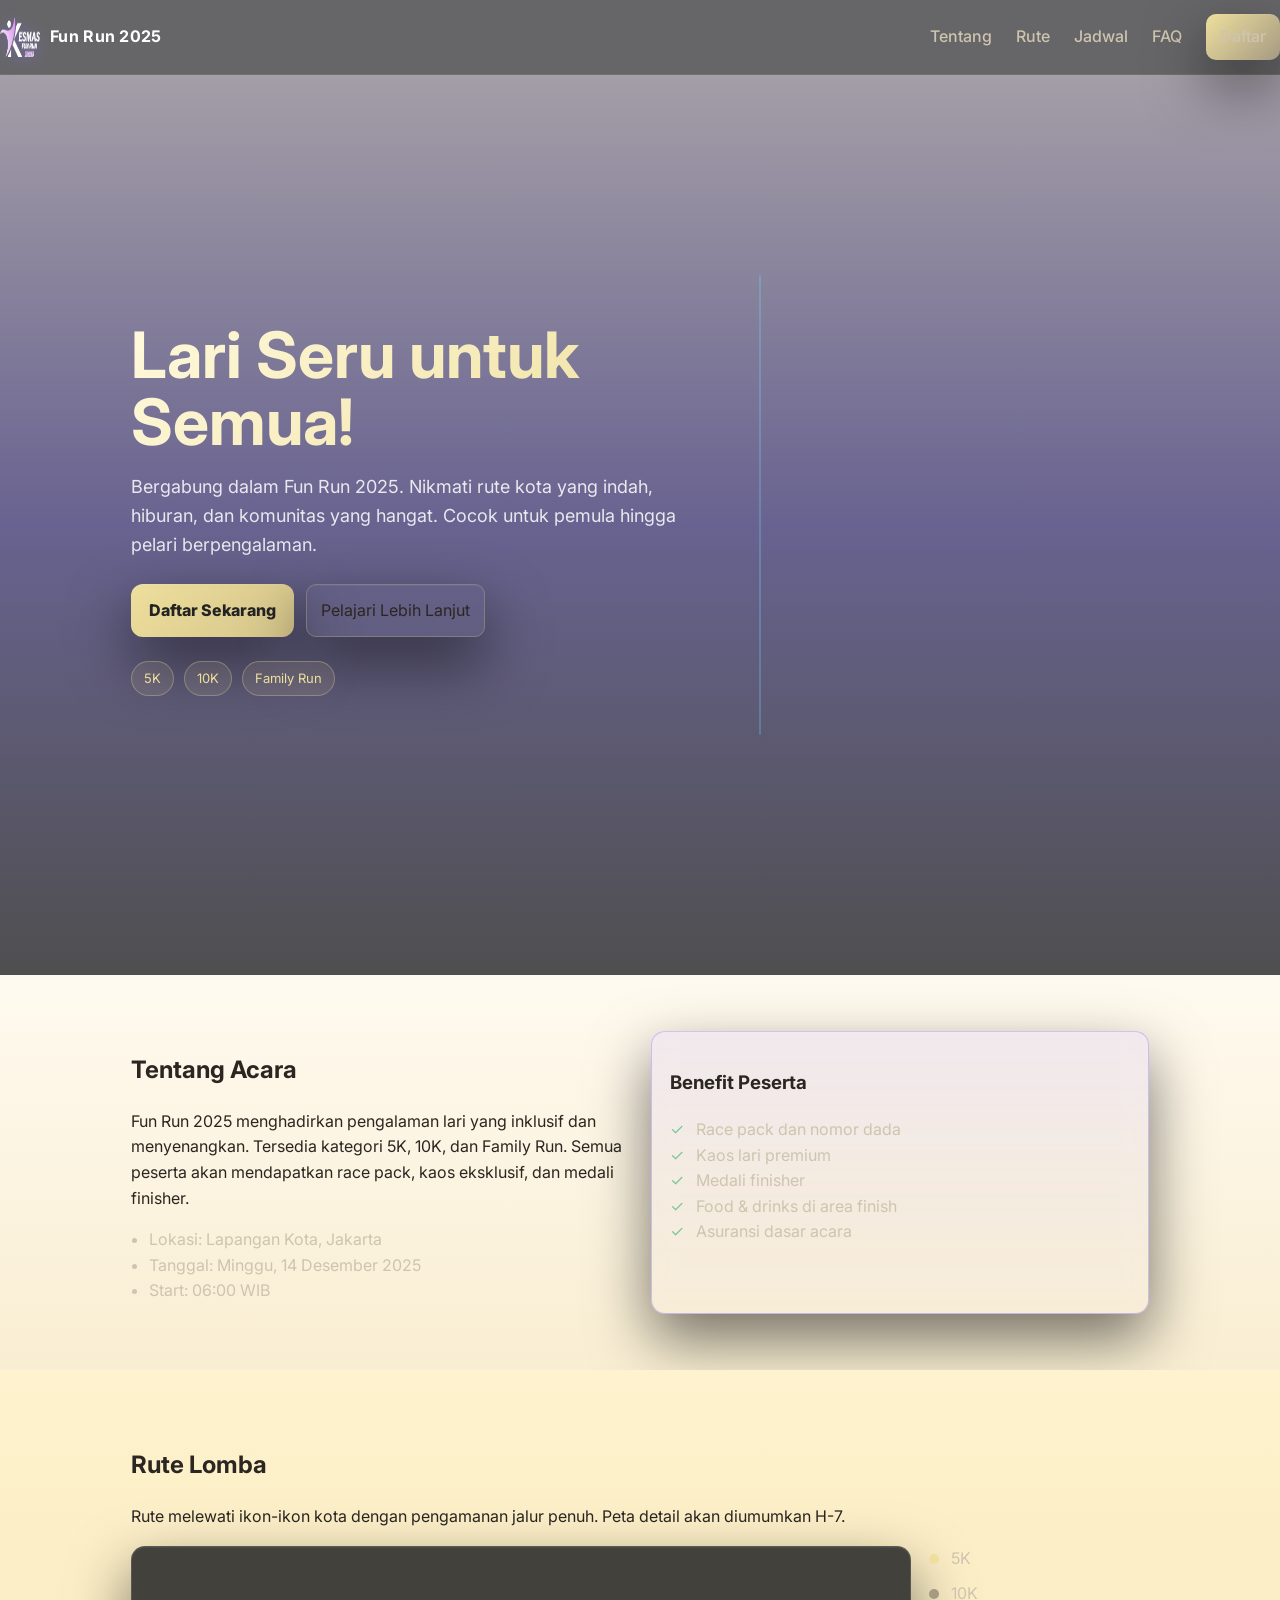
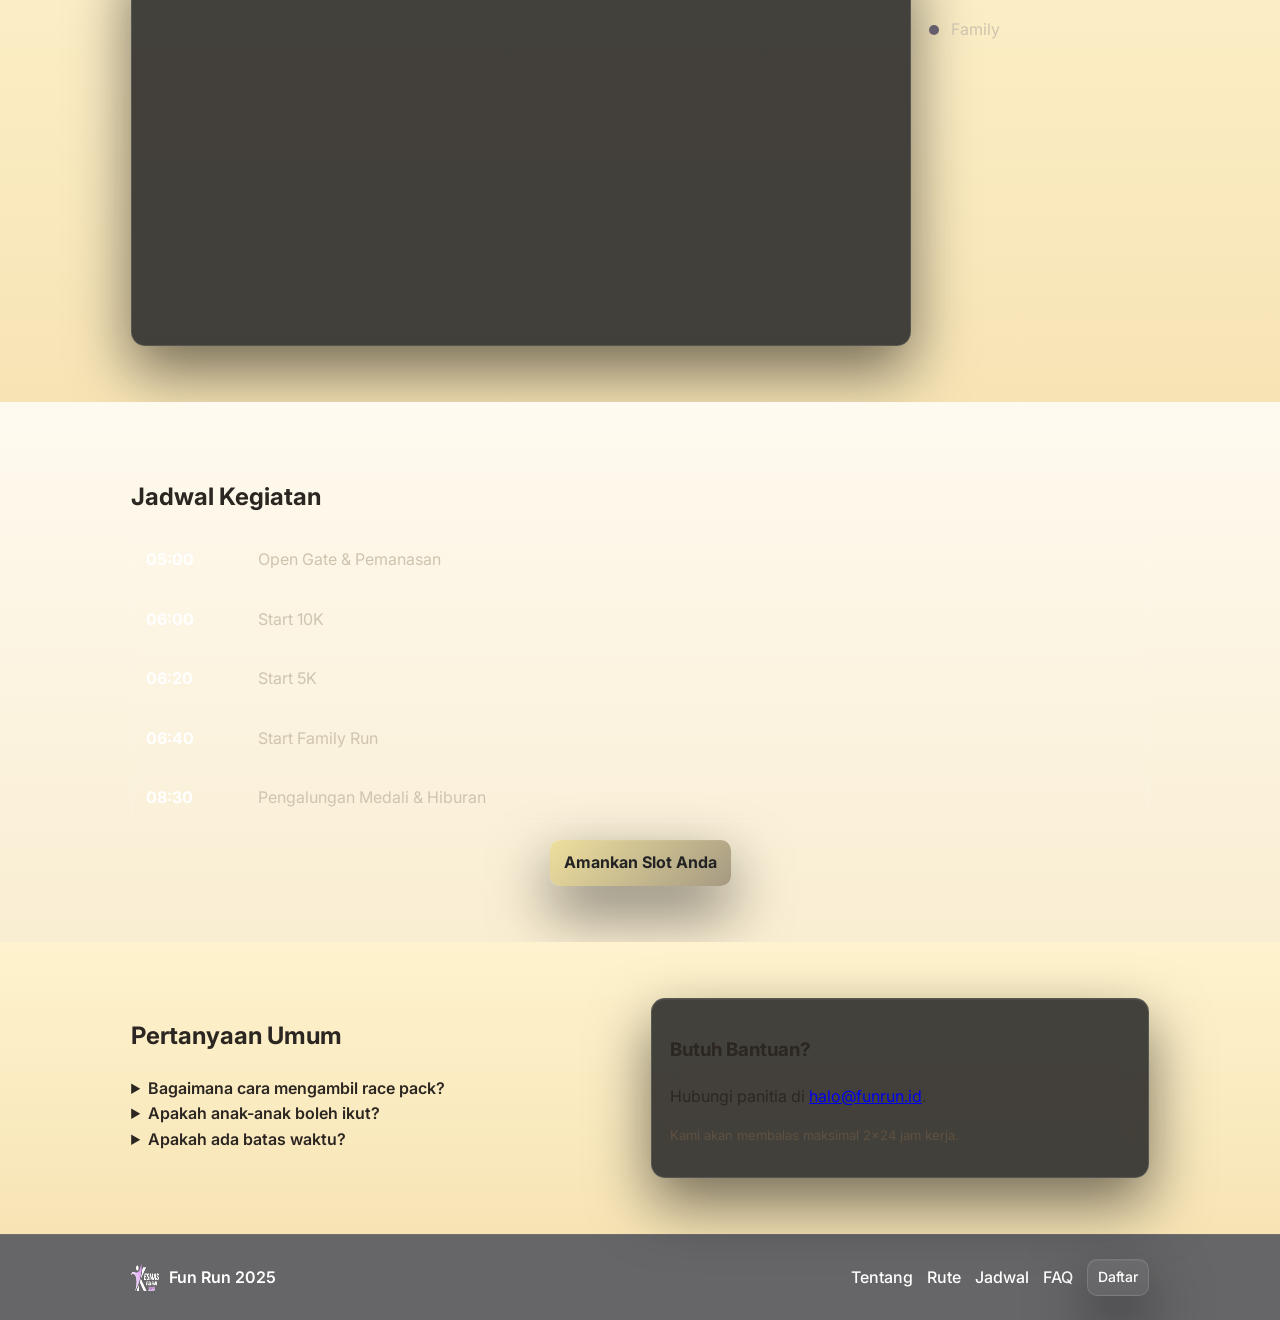
<file: arsip/Archive/index.html>
<!doctype html>
<html lang="id">
  <head>
    <meta charset="utf-8">
    <meta name="viewport" content="width=device-width, initial-scale=1">
    <title>Fun Run 2025 — Lari Seru untuk Semua!</title>
    <meta name="description" content="Ikuti Fun Run 2025! Acara lari seru untuk semua usia dengan rute indah, hiburan, dan hadiah menarik. Daftar sekarang.">
    <link rel="preconnect" href="https://fonts.googleapis.com">
    <link rel="preconnect" href="https://fonts.gstatic.com" crossorigin>
    <link href="https://fonts.googleapis.com/css2?family=Inter:wght@400;500;600;700;800&display=swap" rel="stylesheet">
    <link rel="icon" href="/assets/favicon.svg" type="image/svg+xml">
    <link rel="stylesheet" href="/assets/style.css">
  </head>
  <body>
    <header class="site-header">
      <div class="container header-inner">
        <a href="/" class="brand">
          <img src="/assets/KESMAS FUN RUN LOGO.png" alt="Fun Run Logo" class="brand-logo" width="40" height="40">
          <span class="brand-name">Fun Run 2025</span>
        </a>
        <nav class="nav">
          <a href="#tentang">Tentang</a>
          <a href="#rute">Rute</a>
          <a href="#jadwal">Jadwal</a>
          <a href="#faq">FAQ</a>
          <a href="/register.html" class="btn btn-primary">Daftar</a>
        </nav>
      </div>
    </header>

    <main>
      <section class="hero">
        <div class="container hero-inner">
          <div class="hero-copy">
            <h1>Lari Seru untuk Semua!</h1>
            <p>Bergabung dalam Fun Run 2025. Nikmati rute kota yang indah, hiburan, dan komunitas yang hangat. Cocok untuk pemula hingga pelari berpengalaman.</p>
            <div class="hero-cta">
              <a href="/register.html" class="btn btn-cta">Daftar Sekarang</a>
              <a href="#tentang" class="btn btn-ghost">Pelajari Lebih Lanjut</a>
            </div>
            <ul class="badges">
              <li>5K</li>
              <li>10K</li>
              <li>Family Run</li>
            </ul>
          </div>
          <div class="hero-art" aria-hidden="true">
            <div class="runner"></div>
            <div class="glow"></div>
          </div>
        </div>
      </section>

      <section id="tentang" class="section">
        <div class="container grid-2">
          <div>
            <h2>Tentang Acara</h2>
            <p>Fun Run 2025 menghadirkan pengalaman lari yang inklusif dan menyenangkan. Tersedia kategori 5K, 10K, dan Family Run. Semua peserta akan mendapatkan race pack, kaos eksklusif, dan medali finisher.</p>
            <ul class="list">
              <li>Lokasi: Lapangan Kota, Jakarta</li>
              <li>Tanggal: Minggu, 14 Desember 2025</li>
              <li>Start: 06:00 WIB</li>
            </ul>
          </div>
          <div class="card highlight">
            <h3>Benefit Peserta</h3>
            <ul class="list check">
              <li>Race pack dan nomor dada</li>
              <li>Kaos lari premium</li>
              <li>Medali finisher</li>
              <li>Food & drinks di area finish</li>
              <li>Asuransi dasar acara</li>
            </ul>
          </div>
        </div>
      </section>

      <section id="rute" class="section alt">
        <div class="container">
          <h2>Rute Lomba</h2>
          <p>Rute melewati ikon-ikon kota dengan pengamanan jalur penuh. Peta detail akan diumumkan H-7.</p>
          <div class="route-card">
            <div class="route-map" role="img" aria-label="Ilustrasi peta rute"></div>
            <div class="route-legend">
              <div><span class="dot km5"></span> 5K</div>
              <div><span class="dot km10"></span> 10K</div>
              <div><span class="dot fam"></span> Family</div>
            </div>
          </div>
        </div>
      </section>

      <section id="jadwal" class="section">
        <div class="container">
          <h2>Jadwal Kegiatan</h2>
          <div class="timeline">
            <div class="time-item"><span>05:00</span><p>Open Gate & Pemanasan</p></div>
            <div class="time-item"><span>06:00</span><p>Start 10K</p></div>
            <div class="time-item"><span>06:20</span><p>Start 5K</p></div>
            <div class="time-item"><span>06:40</span><p>Start Family Run</p></div>
            <div class="time-item"><span>08:30</span><p>Pengalungan Medali & Hiburan</p></div>
          </div>
          <div class="center">
            <a class="btn btn-primary" href="/register.html">Amankan Slot Anda</a>
          </div>
        </div>
      </section>

      <section id="faq" class="section alt">
        <div class="container grid-2">
          <div>
            <h2>Pertanyaan Umum</h2>
            <details class="faq"><summary>Bagaimana cara mengambil race pack?</summary><p>Race pack dapat diambil H-1 di lokasi acara mulai pukul 10:00–18:00 WIB.</p></details>
            <details class="faq"><summary>Apakah anak-anak boleh ikut?</summary><p>Boleh! Pilih kategori Family Run. Anak di bawah 12 tahun wajib didampingi.</p></details>
            <details class="faq"><summary>Apakah ada batas waktu?</summary><p>Cut-off time 2.5 jam setelah start terakhir.</p></details>
          </div>
          <div class="card">
            <h3>Butuh Bantuan?</h3>
            <p>Hubungi panitia di <a href="mailto:halo@funrun.id">halo@funrun.id</a>.</p>
            <p class="muted">Kami akan membalas maksimal 2x24 jam kerja.</p>
          </div>
        </div>
      </section>
    </main>

    <footer class="site-footer">
      <div class="container footer-inner">
        <div class="footer-brand">
          <img src="/assets/KESMAS FUN RUN LOGO.png" alt="Fun Run" width="28" height="28">
          <span>Fun Run 2025</span>
        </div>
        <div class="footer-links">
          <a href="#tentang">Tentang</a>
          <a href="#rute">Rute</a>
          <a href="#jadwal">Jadwal</a>
          <a href="#faq">FAQ</a>
          <a href="/register.html" class="btn btn-sm">Daftar</a>
        </div>
      </div>
    </footer>

    <script src="/assets/script.js" defer></script>
  </body>
  </html>
</file>
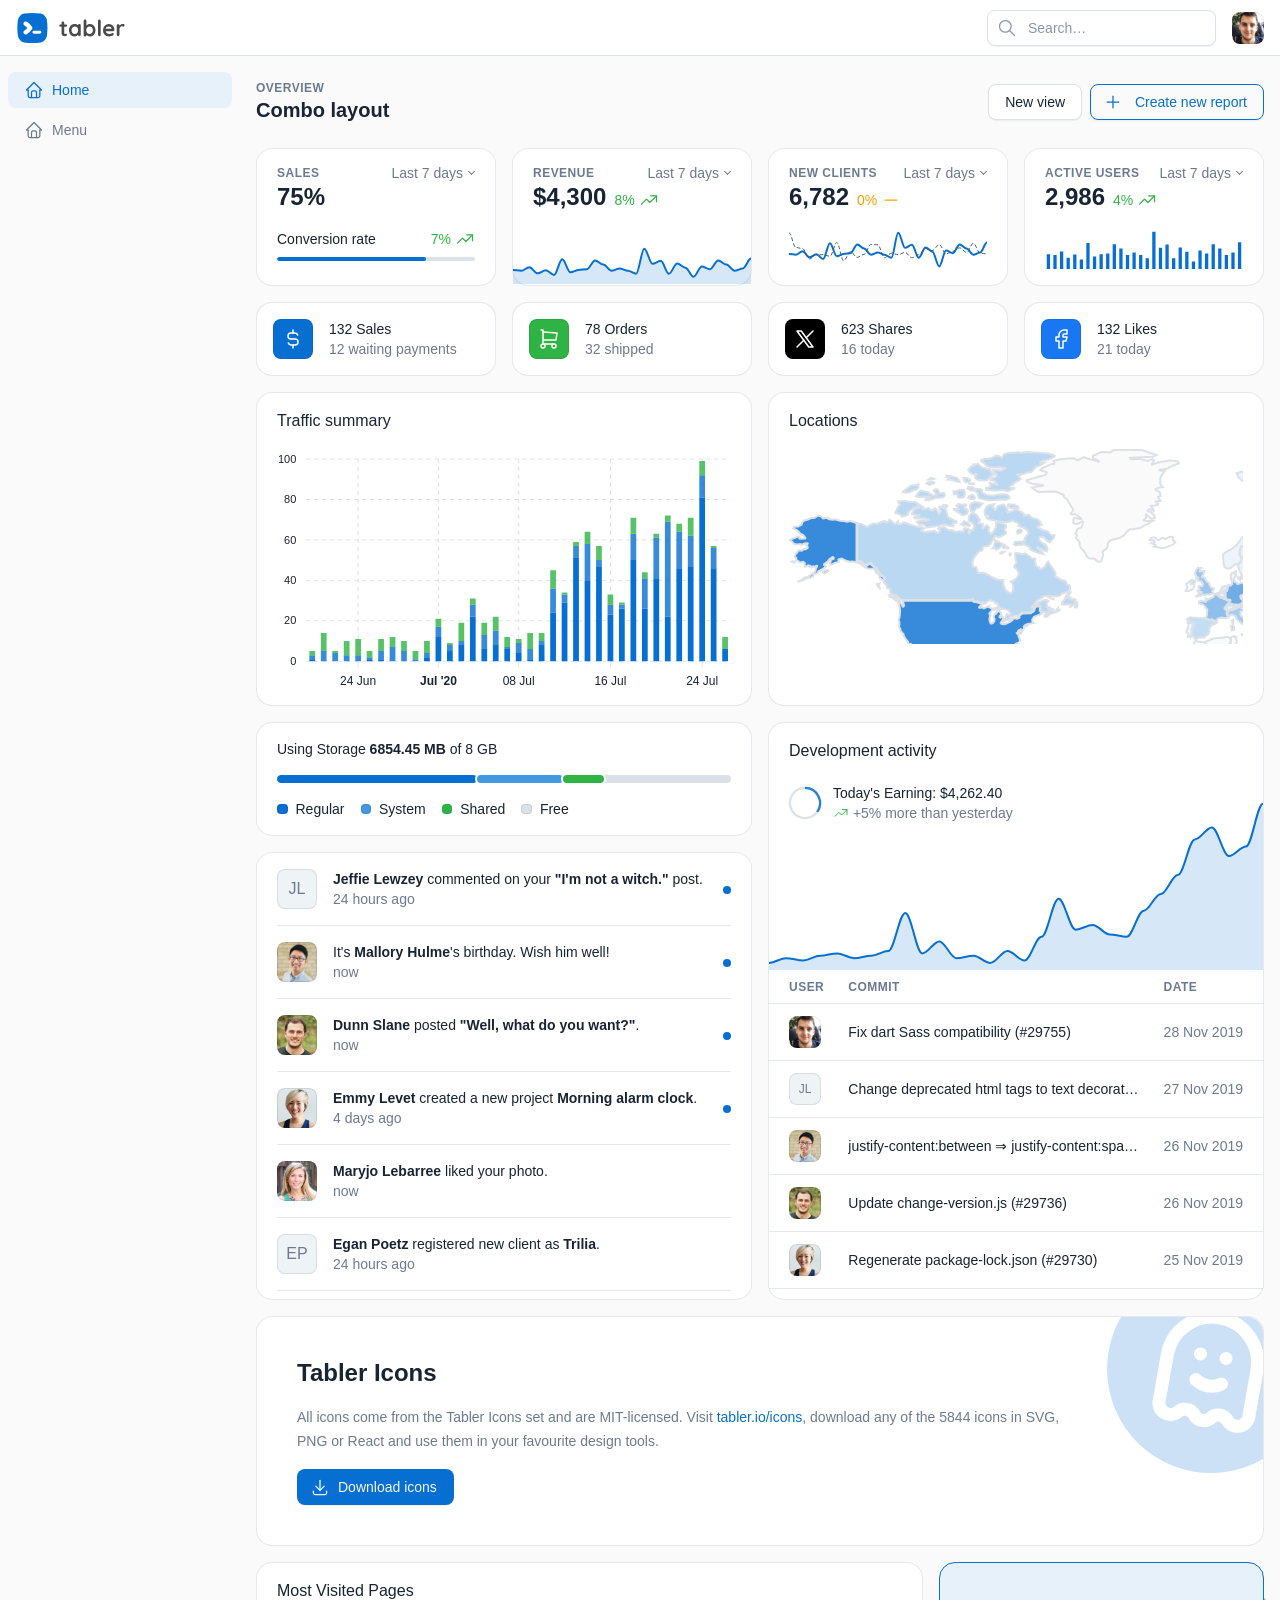
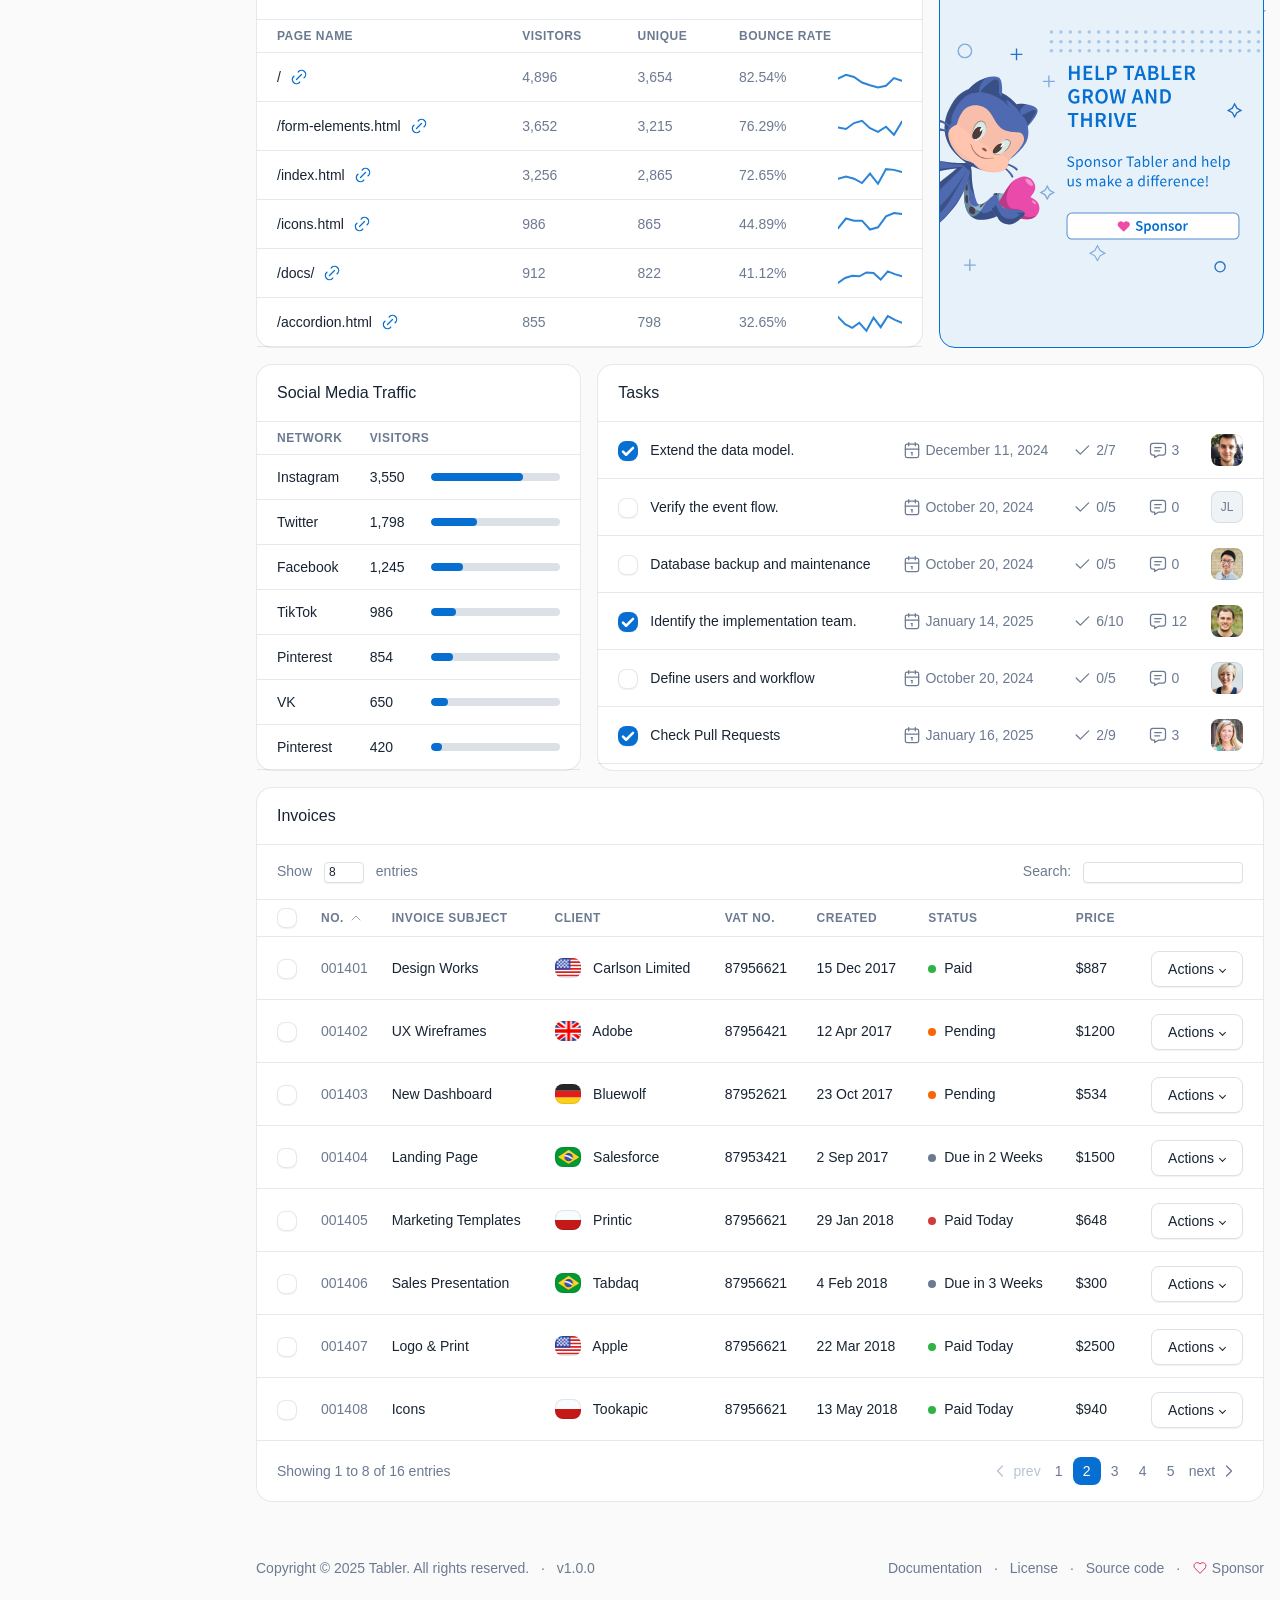
<file: demo/docs/index.html>
<!DOCTYPE html>
<html lang="en-US">
<meta charset="utf-8">
<title>Redirecting…</title>
<link rel="canonical" href="..">
<meta http-equiv="refresh" content="0; url=..">
<meta name="robots" content="noindex">
<noscript><a href="..">Click here if you are not redirected.</a></noscript>
<script>location="..";</script>
</html>
</file>
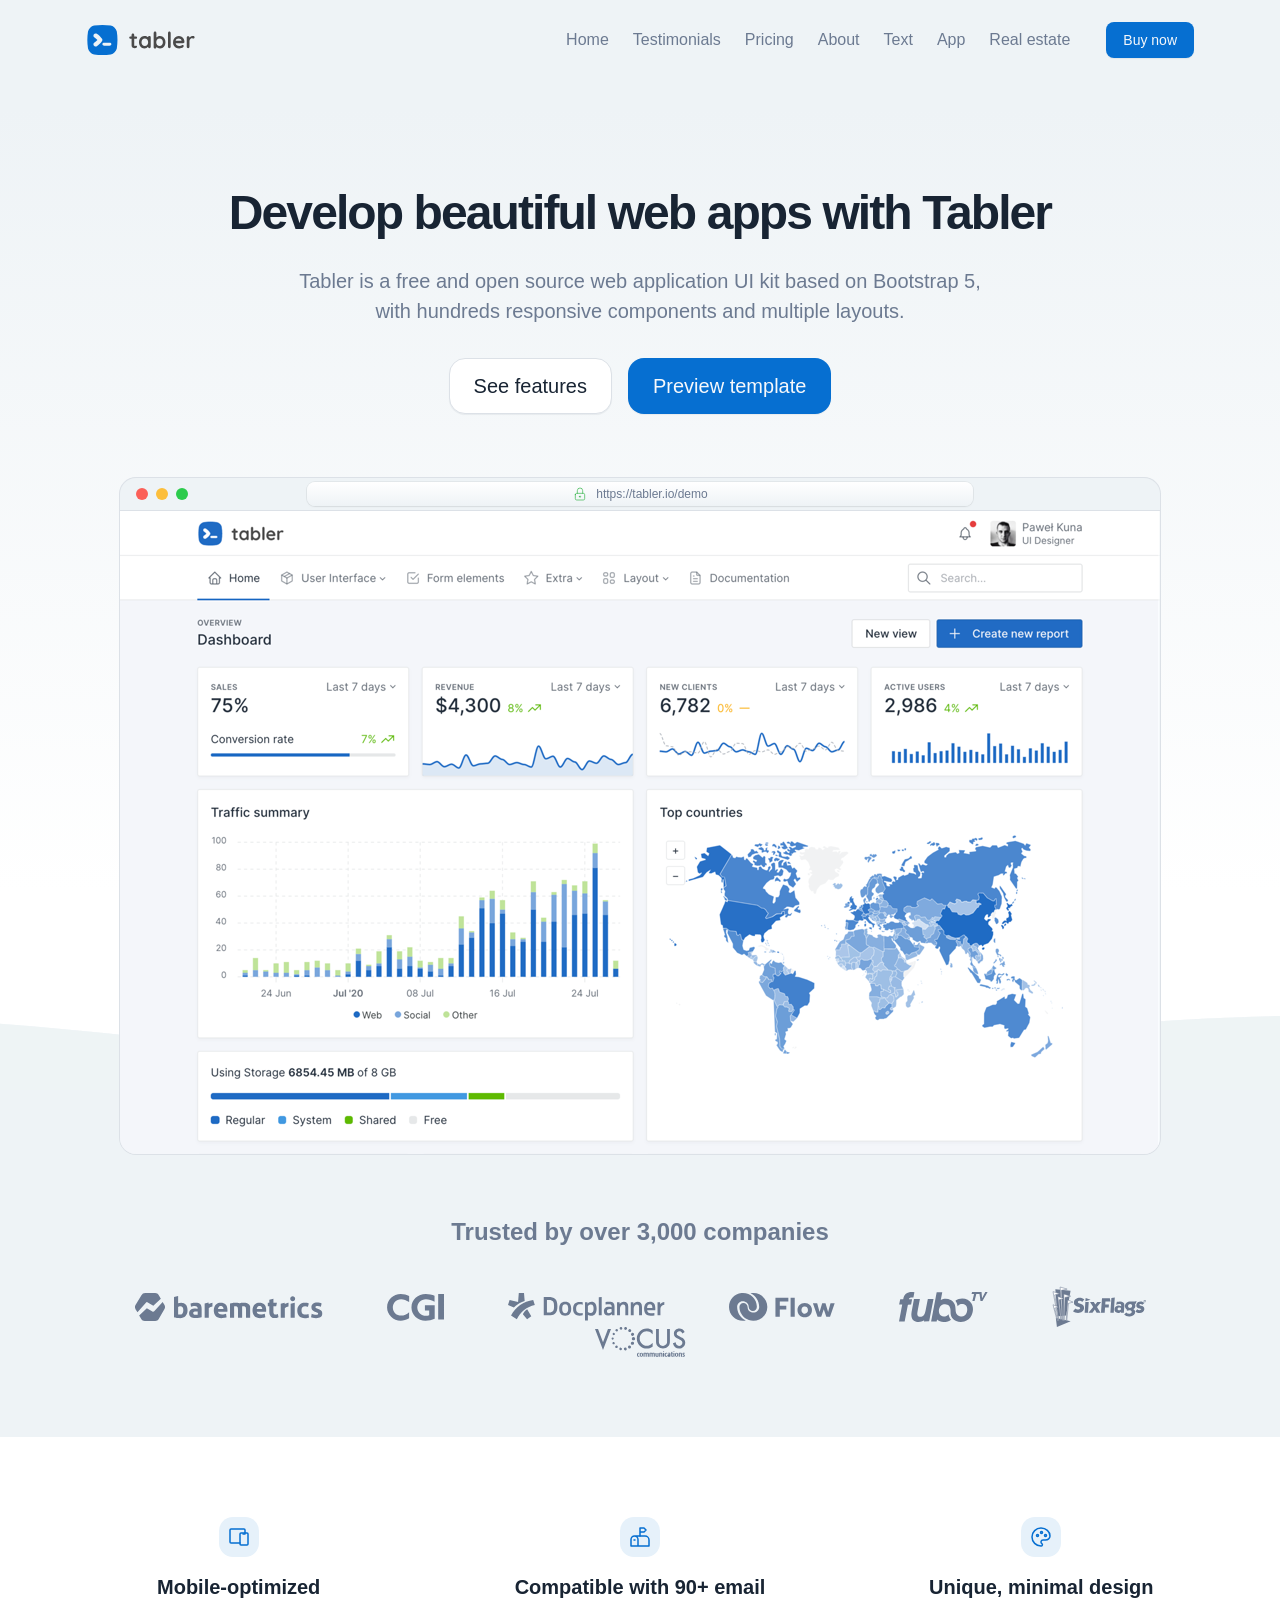
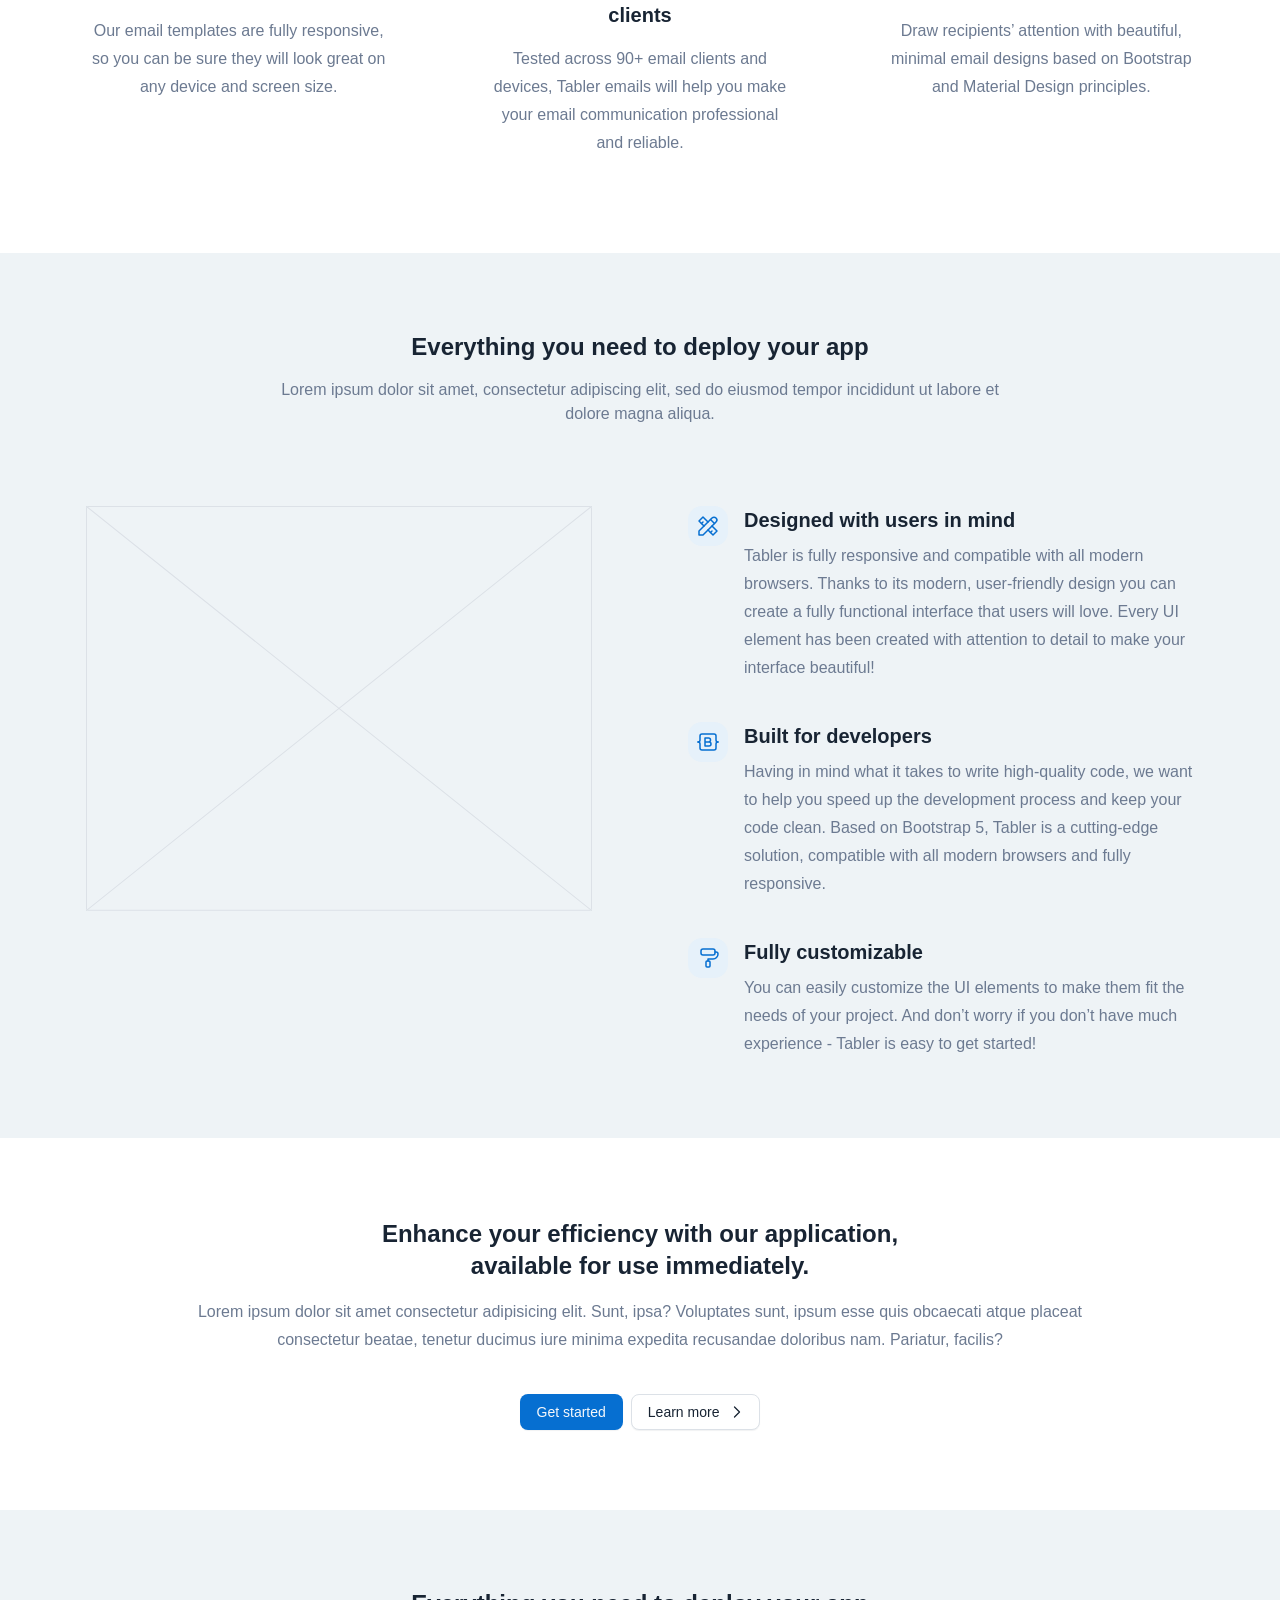
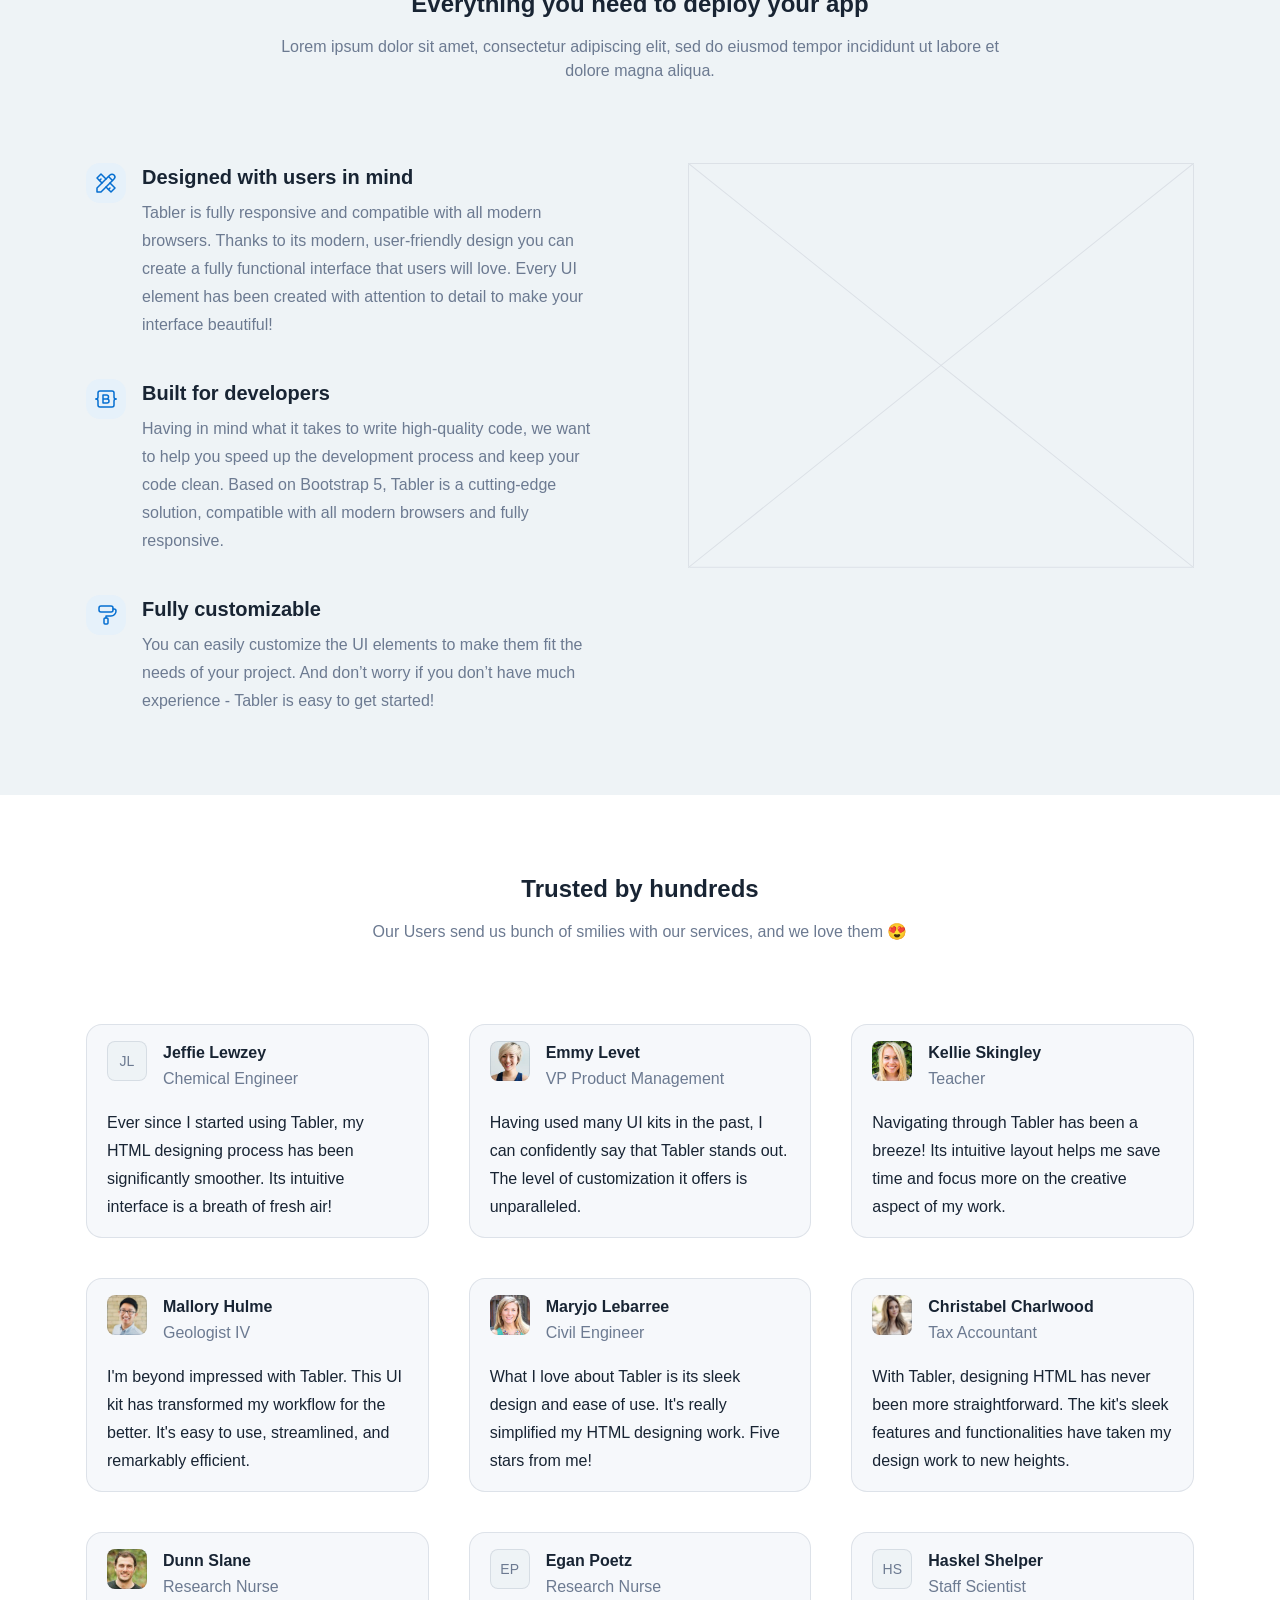
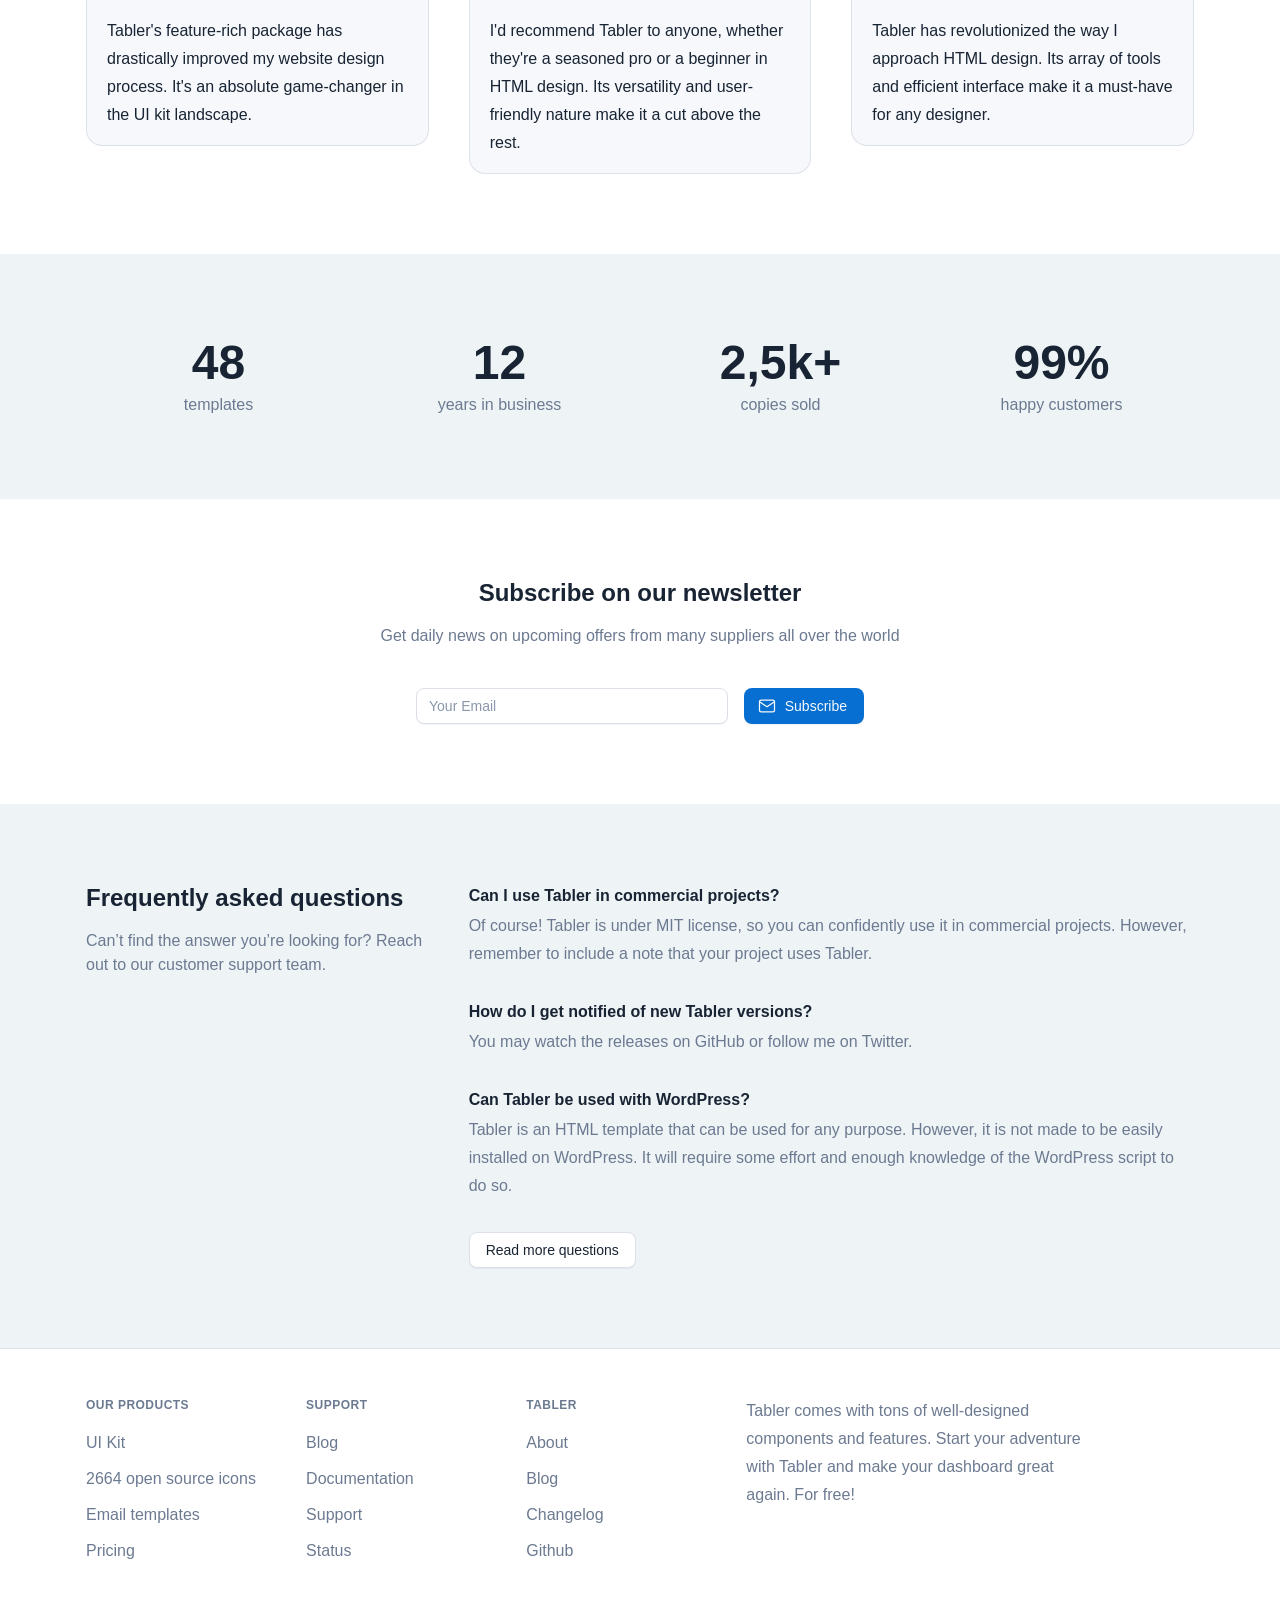
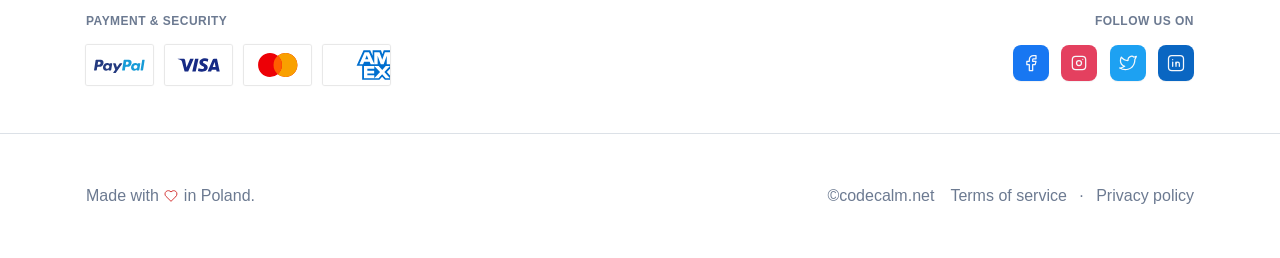
<file: demo/marketing/index.html>
<!doctype html>
<!--
* Tabler - Premium and Open Source dashboard template with responsive and high quality UI.
* @version 1.0.0
* @link https://tabler.io
* Copyright 2018-2025 The Tabler Authors
* Copyright 2018-2025 codecalm.net Paweł Kuna
* Licensed under MIT (https://github.com/tabler/tabler/blob/master/LICENSE)
-->
<html lang="en">
<head>
	<meta charset="utf-8"/>
	<meta name="viewport" content="width=device-width, initial-scale=1, viewport-fit=cover"/>
	<meta http-equiv="X-UA-Compatible" content="ie=edge"/>
	<title>Tabler - Premium and Open Source dashboard template with responsive and high quality UI.</title>
	<!-- CSS files -->
<link href="../dist/css/tabler.min.css?1738096682" rel="stylesheet"/>
	<link href="../dist/css/tabler-flags.min.css?1738096682" rel="stylesheet"/>
	<link href="../dist/css/tabler-socials.min.css?1738096682" rel="stylesheet"/>
	<link href="../dist/css/tabler-payments.min.css?1738096682" rel="stylesheet"/>
	<link href="../dist/css/tabler-vendors.min.css?1738096682" rel="stylesheet"/>
	<link href="../dist/css/tabler-marketing.min.css?1738096682" rel="stylesheet"/>
<link href="../dist/css/demo.min.css?1738096682" rel="stylesheet"/>
	<style>
		@import url('https://rsms.me/inter/inter.css');
	</style>
</head>
<body class=" body-marketing body-gradient">
<script src="../dist/js/demo-theme.min.js?1738096682"></script>
<header class="navbar navbar-expand-lg navbar-transparent py-3">
	<div class="container">
	<a href=".." class="navbar-brand navbar-brand-autodark">
	<svg xmlns="http://www.w3.org/2000/svg" width="110" height="32" viewBox="0 0 232 68" class="navbar-brand-image">
		<path d="M64.6 16.2C63 9.9 58.1 5 51.8 3.4 40 1.5 28 1.5 16.2 3.4 9.9 5 5 9.9 3.4 16.2 1.5 28 1.5 40 3.4 51.8 5 58.1 9.9 63 16.2 64.6c11.8 1.9 23.8 1.9 35.6 0C58.1 63 63 58.1 64.6 51.8c1.9-11.8 1.9-23.8 0-35.6zM33.3 36.3c-2.8 4.4-6.6 8.2-11.1 11-1.5.9-3.3.9-4.8.1s-2.4-2.3-2.5-4c0-1.7.9-3.3 2.4-4.1 2.3-1.4 4.4-3.2 6.1-5.3-1.8-2.1-3.8-3.8-6.1-5.3-2.3-1.3-3-4.2-1.7-6.4s4.3-2.9 6.5-1.6c4.5 2.8 8.2 6.5 11.1 10.9 1 1.4 1 3.3.1 4.7zM49.2 46H37.8c-2.1 0-3.8-1-3.8-3s1.7-3 3.8-3h11.4c2.1 0 3.8 1 3.8 3s-1.7 3-3.8 3z" fill="#066fd1" style="fill: var(--tblr-primary, #066fd1)" />
		<path d="M105.8 46.1c.4 0 .9.2 1.2.6s.6 1 .6 1.7c0 .9-.5 1.6-1.4 2.2s-2 .9-3.2.9c-2 0-3.7-.4-5-1.3s-2-2.6-2-5.4V31.6h-2.2c-.8 0-1.4-.3-1.9-.8s-.9-1.1-.9-1.9c0-.7.3-1.4.8-1.8s1.2-.7 1.9-.7h2.2v-3.1c0-.8.3-1.5.8-2.1s1.3-.8 2.1-.8 1.5.3 2 .8.8 1.3.8 2.1v3.1h3.4c.8 0 1.4.3 1.9.8s.8 1.2.8 1.9-.3 1.4-.8 1.8-1.2.7-1.9.7h-3.4v13c0 .7.2 1.2.5 1.5s.8.5 1.4.5c.3 0 .6-.1 1.1-.2.5-.2.8-.3 1.2-.3zm28-20.7c.8 0 1.5.3 2.1.8.5.5.8 1.2.8 2.1v20.3c0 .8-.3 1.5-.8 2.1-.5.6-1.2.8-2.1.8s-1.5-.3-2-.8-.8-1.2-.8-2.1c-.8.9-1.9 1.7-3.2 2.4-1.3.7-2.8 1-4.3 1-2.2 0-4.2-.6-6-1.7-1.8-1.1-3.2-2.7-4.2-4.7s-1.6-4.3-1.6-6.9c0-2.6.5-4.9 1.5-6.9s2.4-3.6 4.2-4.8c1.8-1.1 3.7-1.7 5.9-1.7 1.5 0 3 .3 4.3.8 1.3.6 2.5 1.3 3.4 2.1 0-.8.3-1.5.8-2.1.5-.5 1.2-.7 2-.7zm-9.7 21.3c2.1 0 3.8-.8 5.1-2.3s2-3.4 2-5.7-.7-4.2-2-5.8c-1.3-1.5-3-2.3-5.1-2.3-2 0-3.7.8-5 2.3-1.3 1.5-2 3.5-2 5.8s.6 4.2 1.9 5.7 3 2.3 5.1 2.3zm32.1-21.3c2.2 0 4.2.6 6 1.7 1.8 1.1 3.2 2.7 4.2 4.7s1.6 4.3 1.6 6.9-.5 4.9-1.5 6.9-2.4 3.6-4.2 4.8c-1.8 1.1-3.7 1.7-5.9 1.7-1.5 0-3-.3-4.3-.9s-2.5-1.4-3.4-2.3v.3c0 .8-.3 1.5-.8 2.1-.5.6-1.2.8-2.1.8s-1.5-.3-2.1-.8c-.5-.5-.8-1.2-.8-2.1V18.9c0-.8.3-1.5.8-2.1.5-.6 1.2-.8 2.1-.8s1.5.3 2.1.8c.5.6.8 1.3.8 2.1v10c.8-1 1.8-1.8 3.2-2.5 1.3-.7 2.8-1 4.3-1zm-.7 21.3c2 0 3.7-.8 5-2.3s2-3.5 2-5.8-.6-4.2-1.9-5.7-3-2.3-5.1-2.3-3.8.8-5.1 2.3-2 3.4-2 5.7.7 4.2 2 5.8c1.3 1.6 3 2.3 5.1 2.3zm23.6 1.9c0 .8-.3 1.5-.8 2.1s-1.3.8-2.1.8-1.5-.3-2-.8-.8-1.3-.8-2.1V18.9c0-.8.3-1.5.8-2.1s1.3-.8 2.1-.8 1.5.3 2 .8.8 1.3.8 2.1v29.7zm29.3-10.5c0 .8-.3 1.4-.9 1.9-.6.5-1.2.7-2 .7h-15.8c.4 1.9 1.3 3.4 2.6 4.4 1.4 1.1 2.9 1.6 4.7 1.6 1.3 0 2.3-.1 3.1-.4.7-.2 1.3-.5 1.8-.8.4-.3.7-.5.9-.6.6-.3 1.1-.4 1.6-.4.7 0 1.2.2 1.7.7s.7 1 .7 1.7c0 .9-.4 1.6-1.3 2.4-.9.7-2.1 1.4-3.6 1.9s-3 .8-4.6.8c-2.7 0-5-.6-7-1.7s-3.5-2.7-4.6-4.6-1.6-4.2-1.6-6.6c0-2.8.6-5.2 1.7-7.2s2.7-3.7 4.6-4.8 3.9-1.7 6-1.7 4.1.6 6 1.7 3.4 2.7 4.5 4.7c.9 1.9 1.5 4.1 1.5 6.3zm-12.2-7.5c-3.7 0-5.9 1.7-6.6 5.2h12.6v-.3c-.1-1.3-.8-2.5-2-3.5s-2.5-1.4-4-1.4zm30.3-5.2c1 0 1.8.3 2.4.8.7.5 1 1.2 1 1.9 0 1-.3 1.7-.8 2.2-.5.5-1.1.8-1.8.7-.5 0-1-.1-1.6-.3-.2-.1-.4-.1-.6-.2-.4-.1-.7-.1-1.1-.1-.8 0-1.6.3-2.4.8s-1.4 1.3-1.9 2.3-.7 2.3-.7 3.7v11.4c0 .8-.3 1.5-.8 2.1-.5.6-1.2.8-2.1.8s-1.5-.3-2.1-.8c-.5-.6-.8-1.3-.8-2.1V28.8c0-.8.3-1.5.8-2.1.5-.6 1.2-.8 2.1-.8s1.5.3 2.1.8c.5.6.8 1.3.8 2.1v.6c.7-1.3 1.8-2.3 3.2-3 1.3-.7 2.8-1 4.3-1z" fill-rule="evenodd" clip-rule="evenodd" fill="#4a4a4a"/>
	</svg>
</a>
		<button
			class="navbar-toggler"
			type="button"
			data-bs-toggle="collapse"
			data-bs-target="#navbarTogglerDemo01"
			aria-controls="navbarTogglerDemo01"
			aria-expanded="false"
			aria-label="Toggle navigation"
		>
			<span class="navbar-toggler-icon"></span>
		</button>
		<div class="collapse navbar-collapse" id="navbarTogglerDemo01">
			<nav class="navbar-nav ms-auto">
				<div class="nav-item">
					<a class="nav-link active" href="../marketing"><span class="nav-link-title">Home</span></a>
				</div>
				<div class="nav-item">
					<a class="nav-link" href="../marketing/testimonials.html"><span class="nav-link-title">Testimonials</span></a>
				</div>
				<div class="nav-item">
					<a class="nav-link" href="../marketing/pricing.html"><span class="nav-link-title">Pricing</span></a>
				</div>
				<div class="nav-item">
					<a class="nav-link" href="../marketing/about.html"><span class="nav-link-title">About</span></a>
				</div>
				<div class="nav-item">
					<a class="nav-link" href="../marketing/text.html"><span class="nav-link-title">Text</span></a>
				</div>
				<div class="nav-item">
					<a class="nav-link" href="../marketing/hero.html"><span class="nav-link-title">App</span></a>
				</div>
				<div class="nav-item">
					<a class="nav-link" href="../marketing/real-estate.html"><span class="nav-link-title">Real estate</span></a>
				</div>
				<div class="nav-item ms-4">
					<a href="#" class="btn btn-primary">Buy now</a>
				</div>
			</nav>
		</div>
	</div>
</header>
<header class="hero pb-0">
	<div class="container">
		<h1 class="hero-title">Develop beautiful web apps with&nbsp;Tabler</h1>
		<p class="hero-description mt-4">
			Tabler is a free and open source web application UI kit based on Bootstrap&nbsp;5, with hundreds responsive
			components and multiple layouts.
		</p>
		<div class="my-5">
			<div class="row g-3 justify-content-center">
				<div class="col-auto">
					<a href="#" class="btn btn-lg">See features</a>
				</div>
				<div class="col-auto">
					<a href="#" class="btn btn-lg btn-primary" target="_blank" rel="noopener noreferrer">Preview template</a>
				</div>
			</div>
		</div>
		<div class="hero-img img-overlap-margin">
			<div class="browser">
	<div class="browser-header">
		<div class="row align-items-center">
			<div class="col-auto col-md-2">
				<div class="browser-dots browser-dots-colored">
					<div class="browser-dot"></div>
					<div class="browser-dot"></div>
					<div class="browser-dot"></div>
				</div>
			</div>
			<div class="col-8">
				<a href="https://tabler.io/demo" class="browser-input" target="_blank" rel="noopener noreferrer"
					data-bs-toggle="tooltip" data-bs-placement="top" title="Open preview of Tabler dashboard!">
	<!-- Download SVG icon from http://tabler.io/icons/icon/lock -->
	<svg xmlns="http://www.w3.org/2000/svg" width="24" height="24" viewBox="0 0 24 24" fill="none" stroke="currentColor" stroke-width="2" stroke-linecap="round" stroke-linejoin="round" class="icon me-2 text-green icon-sm"><path d="M5 13a2 2 0 0 1 2 -2h10a2 2 0 0 1 2 2v6a2 2 0 0 1 -2 2h-10a2 2 0 0 1 -2 -2v-6z" /><path d="M11 16a1 1 0 1 0 2 0a1 1 0 0 0 -2 0" /><path d="M8 11v-4a4 4 0 1 1 8 0v4" /></svg>
					https://tabler.io/demo
				</a>
			</div>
		</div>
	</div>
<picture>
	<img src="../static/marketing/preview.png" srcset="../static/marketing/preview.png 1x, ../static/marketing/preview@2x.png 2x" alt="" class="img-fluid " width="1040" height="760" loading="lazy">
</picture>
</div>
		</div>
	</div>
</header>
<section class="section section-light mt-n12 pt-12">
<svg class="section-divider" xmlns="http://www.w3.org/2000/svg" viewBox="0 24 150 28" preserveAspectRatio="none">
	<path class="wave-1" d="M-110 44c30 0 58-18 88-18s 58 18 88 18 58-18 88-18 58 18 88 18 v44h-352z"></path>
	<path class="wave-2" d="M-110 44c30 0 58-18 88-18s 58 18 88 18 58-18 88-18 58 18 88 18 v44h-352z"></path>
	<path class="wave-3" d="M-110 44c30 0 58-18 88-18s 58 18 88 18 58-18 88-18 58 18 88 18 v44h-352z"></path>
</svg>
	<div class="container">
		<div class="section-header mb-6">
			<h2 class="section-title text-muted">Trusted by over 3,000 companies</h2>
		</div>
		<div class="row g-8 align-items-center justify-content-center">
			<div class="col-auto"><a href="#" class="link-muted"><svg width="188" height="28" xmlns="http://www.w3.org/2000/svg"><path d="M27.636 8.939l1.857 3.08a4.384 4.384 0 0 1 0 4.094l-5.632 9.646C23.13 27.14 21.72 28 20.187 28h-10.4c-1.533 0-2.943-.86-3.675-2.241l-1.944-3.29 7.673-7.119 5.559 3.223c.581.398 1.36.292 1.82-.248l8.416-9.386zm-16.738.785l-8.41 9.464-1.98-3.032a4.369 4.369 0 0 1 0-4.088l5.94-9.83A4.172 4.172 0 0 1 10.125 0h10.01c1.535 0 2.946.859 3.678 2.238l2.02 3.402-7.521 6.99-5.54-3.217a1.373 1.373 0 0 0-1.874.31v.001zm37.434 7.551c0-2.692-.978-4.038-2.935-4.038-.425 0-.845.056-1.26.168-.416.112-.753.252-1.011.42v7.6c.203.038.462.07.775.099.314.028.656.042 1.025.042 1.126 0 1.975-.393 2.548-1.178.572-.785.858-1.823.858-3.113zm4.209.112c0 1.178-.17 2.244-.512 3.197-.342.954-.836 1.767-1.482 2.44s-1.44 1.192-2.381 1.557c-.942.364-2.012.547-3.212.547-.499 0-1.02-.024-1.565-.07a29.085 29.085 0 0 1-1.606-.183c-.506-.071-1.01-.16-1.51-.266-.48-.103-.904-.21-1.273-.323V4.007L43.126 3v7.348a7.305 7.305 0 0 1 3.046-.645c1.034 0 1.948.182 2.741.547a5.377 5.377 0 0 1 1.994 1.556c.536.673.942 1.482 1.219 2.426.277.944.415 1.996.415 3.155zm8.091 4.46c.406 0 .794-.01 1.163-.029a7.66 7.66 0 0 0 .886-.084v-3.169a7.528 7.528 0 0 0-.747-.112 8.076 8.076 0 0 0-2.008.014 2.83 2.83 0 0 0-.9.266 1.55 1.55 0 0 0-.61.533c-.147.225-.22.505-.22.842 0 .654.216 1.107.65 1.36.434.252 1.03.378 1.786.378v.001zm-.277-12.17c1.219 0 2.234.14 3.046.421.813.28 1.463.683 1.952 1.206.49.524.78 1.1.983 1.848.204.748.305 1.58.305 2.496v8.694c-.59.131-1.412.286-2.464.463-1.053.178-2.326.267-3.822.267-.941 0-1.795-.085-2.561-.253-.766-.168-1.426-.444-1.98-.827a3.773 3.773 0 0 1-1.274-1.5c-.295-.618-.443-1.375-.443-2.272 0-.86.17-1.59.512-2.188a3.97 3.97 0 0 1 1.371-1.43 6.148 6.148 0 0 1 1.966-.771c.755-.16 1.526-.241 2.298-.239.536 0 1.011.024 1.427.07.415.047.752.108 1.01.183v-.393c0-.71-.212-1.28-.637-1.71-.424-.43-1.163-.646-2.215-.646-.701 0-1.394.052-2.077.155a8.816 8.816 0 0 0-1.772.434l-.47-3.306a15.48 15.48 0 0 1 2.076-.463c.425-.066.872-.122 1.343-.168.47-.047.946-.07 1.426-.07v-.001zm17.092 3.807s-1.03.2-1.855.534c-.824.334-1.72 1.14-1.813 1.168v9.516h-4.126l.005-14.085 3.837-1.004.284 1.4s.824-.5 1.813-.835a13.028 13.028 0 0 1 1.888-.477l-.033 3.783zm76.064.065s-1.03.2-1.855.533c-.824.334-1.72 1.14-1.813 1.169v9.45h-4.126l.005-14.02 3.837-1.004.284 1.4s.824-.5 1.813-.834c.99-.334 1.888-.477 1.888-.477l-.033 3.783zm-74.127.515c.397-.982.918-1.8 1.564-2.454a6.502 6.502 0 0 1 2.23-1.487c.84-.336 1.747-.446 2.633-.446 2.068 0 3.657.582 4.857 1.863 1.2 1.28 1.8 3.164 1.8 5.65 0 .244-.01.51-.028.8-.018.29-.037.547-.055.771h-9.36c.092.86.49 1.543 1.19 2.048.702.505 1.644.757 2.825.757.757 0 1.5-.07 2.23-.21.729-.14 1.324-.314 1.786-.52l.553 3.394c-.285.137-.582.25-.886.337-.369.112-.78.21-1.232.294-.452.084-.937.155-1.454.21-.517.057-1.034.085-1.55.085-1.311 0-2.451-.197-3.42-.59-.97-.392-1.773-.93-2.41-1.612a6.418 6.418 0 0 1-1.412-2.426 9.723 9.723 0 0 1-.457-3.029c0-1.308.199-2.454.596-3.435zm9.096 1.837a4.326 4.326 0 0 0-.18-1.038 2.502 2.502 0 0 0-1.274-1.542c-.323-.169-.725-.253-1.205-.253-.46 0-.858.079-1.19.239a2.47 2.47 0 0 0-.831.631 2.812 2.812 0 0 0-.512.911 6.02 6.02 0 0 0-.263 1.052h5.455zm15.524-5.626a26.98 26.98 0 0 1 1.736-.334c.176-.028.457-.066.664-.093l.27-.035s.455-.048.686-.068a19.33 19.33 0 0 1 1.634-.07c1.052 0 1.844.131 2.562.406.717.276 1.446.645 2.176 1.26 1.336 1.108 1.41 2.462 1.41 2.462v10.96h-4.126v-7.825s0-2.151-.513-2.861c-.512-.708-.928-.84-1.758-.84-.259 0-.526.014-.803.042-.277.028-.545.06-.803.098v11.386h-4.143v-7.825s0-2.151-.513-2.861c-.512-.708-.928-.84-1.758-.84-.258 0-.526.014-.803.042-.277.028-.545.06-.803.098v11.386h-4.126V10.516c.9-.236 1.81-.428 2.728-.575.175-.028.456-.066.663-.093l.27-.035s.456-.048.686-.068a19.33 19.33 0 0 1 1.634-.07c1.052 0 1.844.131 2.562.406.158.06.314.125.468.194zm13.507 7.224c0-1.308.199-2.454.596-3.435.396-.982.918-1.8 1.564-2.454a6.502 6.502 0 0 1 2.23-1.487c.84-.336 1.594-.446 2.48-.446 2.068 0 3.81.582 5.01 1.863 1.2 1.28 1.8 3.164 1.8 5.65 0 .244-.01.51-.028.8-.019.29-.037.547-.055.771h-9.36c.092.86.49 1.543 1.19 2.048.702.505 1.644.757 2.825.757.757 0 1.5-.07 2.23-.21.728-.14 1.324-.314 1.785-.52l.554 3.394c-.285.137-.582.25-.886.337-.37.112-.78.21-1.232.294-.452.084-.937.155-1.454.21-.517.057-1.034.085-1.55.085-1.311 0-2.451-.197-3.42-.59-.97-.392-1.773-.93-2.41-1.612a6.418 6.418 0 0 1-1.412-2.426 9.723 9.723 0 0 1-.457-3.029zm9.692-1.598a4.363 4.363 0 0 0-.18-1.038 2.602 2.602 0 0 0-.47-.897 2.512 2.512 0 0 0-.804-.645c-.323-.169-.724-.253-1.204-.253-.462 0-.859.08-1.191.239-.332.159-.61.369-.83.63-.226.27-.4.579-.513.912a6.02 6.02 0 0 0-.263 1.052h5.455zm7.103-9.23l4.126-1.007v4.013h3.499l-.73 3.478h-2.769v5.522c0 .879.153 1.58.457 2.104.305.523.433.785 1.356.785.443 0 .9-.042 1.37-.126.471-.084.9-.201 1.288-.35l.582 3.252c-.499.206-1.053.384-1.662.533-.61.15-1.357.225-2.243.225-1.126 0-1.572-.155-2.31-.463-.74-.309-1.33-.739-1.773-1.29-.443-.552-.752-1.22-.928-2.005a11.983 11.983 0 0 1-.263-2.609v-5.578h-1.497v-3.39h1.497V6.67v.001zm25.427 18.03h-4.126l.025-14.022 4.126-1.002-.025 15.025v-.001zm.412-18.953c0 .767-.244 1.37-.733 1.81a2.508 2.508 0 0 1-1.731.658c-.665 0-1.242-.22-1.73-.659-.49-.439-.735-1.042-.735-1.809 0-.766.245-1.37.734-1.808.49-.44 1.066-.66 1.73-.66.666 0 1.242.22 1.732.66.489.439.733 1.042.733 1.808zm2.138 11.64c0-1.067.17-2.071.512-3.016a7.222 7.222 0 0 1 1.482-2.468 7.07 7.07 0 0 1 2.353-1.668c.924-.412 1.976-.559 3.157-.559.776 0 1.486.012 2.132.152.647.14 1.274.341 1.883.603l-.858 3.337c-.388-.15-.812-.28-1.274-.392a6.577 6.577 0 0 0-1.55-.169c-1.219 0-2.128.384-2.728 1.15-.6.767-.9 1.777-.9 3.03 0 1.327.282 2.355.845 3.084.563.73 1.546 1.094 2.949 1.094.498 0 1.034-.047 1.606-.14a6.761 6.761 0 0 0 1.578-.449l.582 3.422c-.48.205-1.08.383-1.8.532-.72.15-1.514.225-2.382.225-1.329 0-2.473-.201-3.433-.603-.96-.402-1.75-.95-2.368-1.64a6.423 6.423 0 0 1-1.357-2.455 10.546 10.546 0 0 1-.43-3.07h.001zm18.789 4.374c.757 0 1.292-.075 1.606-.224.314-.15.47-.44.47-.87 0-.336-.202-.63-.608-.883-.407-.252-1.025-.537-1.856-.855a18.885 18.885 0 0 1-1.758-.758 5.168 5.168 0 0 1-1.343-.939c-.37-.365-.655-.8-.859-1.304-.203-.505-.304-1.113-.304-1.823 0-1.384.508-2.477 1.523-3.281 1.015-.804 2.409-1.206 4.181-1.206.886 0 1.736.08 2.548.238.812.159 1.458.332 1.938.519l-.72 3.253a15.002 15.002 0 0 0-1.564-.449 8.4 8.4 0 0 0-1.897-.196c-1.292 0-1.939.365-1.939 1.094 0 .168.028.318.084.449.055.13.166.257.332.378.166.122.392.253.678.393.286.14.651.294 1.094.463.905.336 1.652.668 2.243.995.59.327 1.057.683 1.398 1.066.342.383.582.809.72 1.276.139.467.208 1.01.208 1.627 0 1.458-.54 2.561-1.62 3.309-1.08.748-2.607 1.122-4.583 1.122-1.292 0-2.367-.112-3.226-.337-.858-.224-1.454-.411-1.786-.56l.692-3.394c.702.28 1.422.5 2.16.659.739.159 1.468.238 2.188.238z" fill="currentColor" fill-rule="nonzero"/></svg></a></div>
			<div class="col-auto"><a href="#" class="link-muted"><svg width="57" height="27" xmlns="http://www.w3.org/2000/svg"><path d="M14.115 5.218c-5.14 0-8.292 4.068-8.292 8.175 0 4.942 3.977 8.174 8.33 8.174 2.889 0 5.628-1.293 7.955-3.384v6.122c-2.44 1.482-5.779 2.395-8.368 2.395C6.31 26.7.082 20.579.082 13.393.082 5.789 6.348.086 13.777.086c2.852 0 6.192.874 8.368 1.977V8.07c-2.739-1.825-5.516-2.852-8.03-2.852zM38.485 26.7c-7.6 0-14.017-5.893-14.017-13.307 0-7.49 6.379-13.307 14.362-13.307 2.903 0 6.494.76 8.71 1.787v5.969c-2.522-1.445-5.769-2.624-8.596-2.624-5.232 0-8.632 4.068-8.632 8.175 0 4.828 4.01 8.326 8.71 8.326.992 0 1.947-.076 3.17-.532v-4.79h-4.278V11.34h9.778v13.459c-2.789 1.255-5.92 1.901-9.206 1.901zm12.691-1.157V.086h5.806v25.457h-5.806z" fill="currentColor" fill-rule="evenodd"/></svg></a></div>
			<div class="col-auto"><a href="#" class="link-muted"><svg width="157" height="28" xmlns="http://www.w3.org/2000/svg"><path d="M149.521 9.204h2.522l.207 2.117h.026c.645-.969 2.215-2.21 4.044-2.314v2.761c-2.664.536-3.886 2.355-3.886 4.006v6.58h-2.913V9.203zm-13.407 6.615v-.054c0-4.044 1.911-6.955 5.864-6.955 3.665 0 5.367 2.183 5.367 6.766 0 .486-.033 1.156-.084 1.649h-8.092c.21 1.852 1.258 2.959 3.41 2.959 1.36 0 2.64-.132 3.825-.291v2.511c-1.332.215-2.462.344-3.902.344-4.189 0-6.388-2.157-6.388-6.929zm3.01-.83h5.263c0-2.057-.524-3.681-2.487-3.681-2.042 0-2.723 1.733-2.775 3.682zm-16.353-5.785h2.535s.117 1.305.169 1.775h.034c.702-1.133 2.177-2.17 3.96-2.17 3.011 0 4.506 1.652 4.506 5.002v8.542h-2.913V14.43c0-2.138-.799-2.976-2.37-2.862-1.422.103-3.009 1.777-3.009 3.87v6.916h-2.912V9.204zm-13.727 0h2.535s.118 1.305.17 1.775h.034c.702-1.133 2.176-2.17 3.96-2.17 3.011 0 4.506 1.652 4.506 5.002v8.542h-2.913V14.43c0-2.138-.8-2.976-2.37-2.862-1.422.103-3.01 1.777-3.01 3.87v6.916h-2.912V9.204zM97.571 8.95c1.265-.108 2.638-.14 3.963-.14 3.123 0 4.986 1.243 4.986 4.755v8.788h-2.62l-.13-1.315h-.033c-.898.996-2.203 1.578-3.873 1.578-2.213 0-3.971-1.476-3.971-4.4 0-2.72 2.202-5.253 7.714-4.048v-.792c0-1.567-.892-2.005-2.65-2.005-1.08 0-1.994.075-3.386.198v-2.62zm6.036 7.299c-2.335-.612-4.67.14-4.67 1.998 0 1.233.794 1.958 1.979 1.903.933-.042 1.961-.469 2.691-1.135V16.25zm-9.91-12.304v18.408h-2.912V4.293l2.913-.348zm-16.702 5.26h2.46l.158 1.423h.047c.854-1.064 2.284-1.818 3.933-1.818 3.274 0 5.028 2.507 5.028 6.768v.135c0 4.098-1.754 7.037-5.42 7.037-1.283 0-2.54-.512-3.3-1.105v5.77h-2.906V9.205zm2.906 3.85v6.055c.603.486 1.572.917 2.514.917 2.462 0 3.169-1.968 3.169-4.287 0-2.104-.393-4.142-2.776-4.142-1.152 0-2.266.698-2.907 1.457zm-11.8 2.724c.007 2.872 1.216 4.405 3.621 4.405 1.017 0 2.05-.13 2.988-.26v2.43a17.79 17.79 0 0 1-3.356.328c-3.588 0-6.287-2.034-6.298-6.903.011-4.87 2.71-6.904 6.298-6.904 1.31 0 2.585.17 3.356.33v2.428c-.938-.13-1.971-.26-2.988-.26-2.405 0-3.614 1.533-3.622 4.406zm-16.899.067v-.135c0-4.394 1.964-6.901 6.022-6.901 4.031 0 5.995 2.507 5.995 6.901v.135c0 4.394-1.964 6.902-5.995 6.902-4.058 0-6.022-2.508-6.022-6.902zm6.015-4.538c-2.062 0-3.014 1.44-3.014 4.451 0 3.01.952 4.425 3.014 4.425s2.987-1.41 2.987-4.425c0-3.015-.925-4.451-2.987-4.451zM35.752 22.353V3.945h4.49c6.256 0 9.168 1.935 9.168 9.204 0 7.27-2.911 9.204-9.168 9.204h-4.49zm10.314-9.204c0-4.139-.816-6.227-5.127-6.227H38.94v12.454h1.999c4.311 0 5.127-2.089 5.127-6.227zM14.87 21.254c.646-1.63 2.461-3.91 4.314-5.086l4.1 6.987-4.2 3.143-4.214-5.044zM8.813 26.29l-5.782-3.83C7.41 14.034 15.59 8.033 25.204 6.915l1.61 5.109c-7.925 1.607-14.538 6.994-18 14.266zm1.262-17.344L10.805 0H16l.66 8.09c-2.98 1.053-4.733 1.894-6.741 3.165a21.455 21.455 0 0 0-4.037 3.288L0 11.986l1.603-5.094 8.472 2.054z" fill="currentColor" fill-rule="nonzero"/></svg></a></div>
			<div class="col-auto"><a href="#" class="link-muted"><svg width="106" height="28" xmlns="http://www.w3.org/2000/svg"><g fill="currentColor" fill-rule="evenodd"><path d="M46.45 4.633h12.902v3.829h-8.556v4.353h6.508v3.714h-6.508v7.315h-4.347V4.63v.004zm15.135 0h4.149v19.212h-4.15V4.632v.001zm14.137 16.074a2.996 2.996 0 0 0 2.406-1.125c.28-.348.49-.744.618-1.168.136-.431.202-.88.202-1.338.001-.454-.067-.906-.202-1.34a3.355 3.355 0 0 0-.618-1.154 3.15 3.15 0 0 0-1.022-.805 3.037 3.037 0 0 0-1.382-.301c-.517 0-.985.098-1.399.301-.396.19-.743.466-1.016.805a3.708 3.708 0 0 0-.619 1.153 4.176 4.176 0 0 0-.215 1.339c0 .46.071.906.215 1.338.142.434.348.82.616 1.167.27.345.61.619 1.022.82.413.203.88.302 1.398.302v.005h-.004zm-7.255-3.63c0-1 .177-1.936.532-2.81a7.154 7.154 0 0 1 1.483-2.29 6.842 6.842 0 0 1 2.29-1.54c.894-.374 1.878-.562 2.953-.562 1.076 0 2.054.186 2.938.56a6.851 6.851 0 0 1 2.275 1.536 7.075 7.075 0 0 1 1.482 2.29c.355.874.532 1.81.532 2.81a7.352 7.352 0 0 1-.534 2.806 7.024 7.024 0 0 1-1.481 2.291 7.07 7.07 0 0 1-2.27 1.553c-.884.386-1.862.579-2.937.579-1.076 0-2.06-.193-2.955-.579a7.008 7.008 0 0 1-2.29-1.555 7.117 7.117 0 0 1-1.478-2.291 7.44 7.44 0 0 1-.529-2.81l-.006.007-.005.005zm15.464-6.743h4.262l2.36 8.67 2.62-8.67h3.312l2.647 8.67 2.364-8.67h4.177l-4.638 13.511h-3.743l-2.536-7.548-2.503 7.548h-3.684l-4.64-13.51h.002z" fill-rule="nonzero"/><path d="M12.507.06c.494-.045.99-.065 1.486-.059 7.665 0 13.819 6.063 13.877 13.69-.052 2.36-1.7 4.236-3.943 4.236-2.265 0-4.226-1.568-4.226-4.24 0-3.058-2.695-5.474-5.933-5.474-3.234 0-5.564 2.62-5.607 5.76 0 5.5 3.23 10.673 7.739 12.979.384.237.534.26.884.452-1.004.273-2.16.367-2.793.367C6.265 27.771 0 21.643 0 13.972 0 6.855 5.43.806 12.504.06h.003z"/><path d="M21.495.282c5.225 1.986 8.666 7.817 8.712 13.69-.07 3.278-2.805 5.651-5.703 5.651-2.895 0-5.897-2.015-5.897-5.654 0-2.428-1.886-4.078-4.244-4.078-2.22 0-3.912 1.77-3.912 4.078 0 2.003.398 3.133.597 3.959.197.827.984 2.368 1.002 2.406.074.146.822 1.49 1.774 2.613a14.514 14.514 0 0 0 2.081 1.956c.077.059.687.51.92.664.086.056 1.594.995 3.083 1.465 1.492.467 2.747.74 4.403.74 7.694 0 14.01-6.123 14.01-13.8C38.323 6.291 32.197 0 24.388 0c-.831 0-2.1.142-2.894.282h.001z"/></g></svg></a></div>
			<div class="col-auto"><a href="#" class="link-muted"><svg width="89" height="30" xmlns="http://www.w3.org/2000/svg"><path d="M77.3 1.897l-1.73 7.15-2.18.023 1.663-7.15-2.495.047L73.075 0l9.462.023.539 6.155L86.267.023h2.338l-5.147 9.024-1.978.023L80.244.278l.25 1.596-3.194.023zM.135 12.617l1.08-5.338 3.014.068C5.143 1.537 8.937-.69 15.408.184l-.99 5.315-2.429-.046c-1.202.047-1.845.714-2.024 1.894l3.149-.02-.99 5.27-3.217.045-3.261 16.837-5.646.02 3.217-16.905-3.082.023zm14.828-5.521H20.9L18.63 18.959c-.45 2.51-.922 5.293 2.025 5.818.817.119 1.658 0 2.454-.377 2.398-1.14 2.982-3.552 3.467-5.972l2.266-11.31 5.691-.02-4.364 22.243-5.218.069.225-1.095c-3.47 2.32-7.691 2.01-10.21.324-2.446-1.75-3.003-4.813-2.39-8.69l2.388-12.853zM32.099 29.41L37.677.213l5.601.02-1.507 7.849c2.84-1.787 6.951-1.676 9.874-.152 1.35.703 2.67 1.892 3.485 3.195 1.185 1.896 1.443 4.24 1.487 7.497.186 3.262 2.24 6.399 6.082 5.796 2.182-.342 3.909-1.465 4.855-3.539 1.221-2.675.767-6.073-.86-7.527-1.897-1.704-5.953-2.038-8.053.775-.403-1.933-.976-3.762-2.249-5.361 5.056-3.936 13.239-2.58 16.248 2.975 1.817 3.355 1.696 7.819-.036 11.435-1.457 3.04-4.096 5.384-7.308 6.33-2.734.807-5.688.604-8.107-.453-2.009-.878-3.898-2.596-4.856-4.62-1.609-3.399.24-6.556-2.06-10.351-1.366-1.837-4.15-2.441-6.471-1.496-1.962.798-3.305 2.635-3.739 4.71-.48 2.296-.002 4.946 1.843 6.276 1.964 1.537 5.773 1.225 7.715-1.346.244 1.99.881 3.845 2.385 5.407-2.73 2.472-10.565 3.711-13.991-.045l-.338 1.802-5.578.02z" fill="currentColor" fill-rule="evenodd"/></svg></a></div>
			<div class="col-auto"><a href="#" class="link-muted"><svg width="94" height="41" xmlns="http://www.w3.org/2000/svg"><g fill-rule="nonzero" fill="none"><path d="M14.137 29.518L18.564 4.83 3.353 3.353 5.51 30.17l8.627-.652zM4.922 41l-1.071-8.922 14.796 3.245L4.922 41z" fill="currentColor"/><path d="M1 5.611l5.593 29.507.524-.191L2.733 8.933l5.017-1.22L1 5.61h0zM8.117 1l1.936 33.322.58.208L9.508 4.326l5.61-1.229L8.117 1h0z" stroke="currentColor" stroke-width=".515" fill="#FFF"/><path stroke="currentColor" stroke-width=".515" fill="#FFF" d="M11.85 8.059l-.262 26.85.624.209.79-23.725 5.645-1.22z"/><path d="M15.76 13.95l-1.563 20.985.546.183 1.698-17.771L21 16.113l-5.24-2.163h0zM1 18.749l4.278 16.35.511-.205-3.068-12.763 3.696-1.221L1 18.749h0zm4.793-8.337l2.929 23.396.566-.205-2.06-19.805 4.672-1.235-6.107-2.151h0z" stroke="currentColor" stroke-width=".515" fill="#FFF"/><path d="M32.31 13.477c-1.252-1.05-2.949-1.658-4.664-1.658-2.693 0-5.538 1.595-5.733 4.448-.352 5.163 6.406 3.82 6.253 6.066-.063.923-1.282 1.28-2.042 1.28-1.107 0-2.08-.378-2.723-1.155L21 25.186c1.331 1.176 3.206 1.7 5.053 1.7 3.105 0 5.819-1.574 6.039-4.806.361-5.288-6.408-3.798-6.251-6.085.052-.756 1.055-1.134 1.705-1.134 1.151 0 1.777.378 2.576 1.092l2.189-2.476zm4.423 2.421l-3.351-.008-.74 10.828 3.351.01.74-10.83zm-.293 10.86h4.022l2.383-3.208 1.758 3.208h3.932l-3.538-5.79 4.118-5.055h-3.842l-1.958 2.664-1.483-2.664H38.02l3.16 5.013-4.74 5.832zm-3.104-11.423l.32-3.312 4.929 1.659-5.249 1.653zm20.12.094h5.06l-.667-3.275h-7.86l-1.007 14.604h3.723l.333-5.202h3.67l.207-3.043h-3.67l.21-3.084zm5.928-3.505l-1.019 14.834h3.396l1.034-15.17-3.411.336zM65.61 22.94c.06-.881.857-1.406 1.79-1.406.913 0 1.637.525 1.576 1.406-.061.903-.858 1.428-1.77 1.428-.933 0-1.658-.525-1.596-1.428zm-1.43-4.176c.939-.399 1.977-.65 2.976-.65 1.455 0 2.15.314 2.048 1.804-.009.126-.014.231-.045.336a4.336 4.336 0 0 0-2.462-.819c-2.15 0-4.09 1.364-4.238 3.546-.158 2.309 1.102 3.904 3.62 3.904 1.152 0 2.148-.273 2.865-1.238h.044l-.138 1.11h3.01l.524-7.595c.182-2.665-1.654-3.777-4.434-3.777-.934 0-2.207.19-3.095.483l-.676 2.896zm20.415-3.798c-1.28.293-2.545.693-3.845.65-.996-.042-1.852-.23-2.482-.23-2.823 0-5.21 1.889-5.404 4.721-.1 1.49.844 2.918 2.168 3.547l-.329 1.007c.977-.293 1.684-.482 2.704-.482 1.217 0 2.419.524 2.334 1.762-.085 1.26-1.509 1.743-2.638 1.743-1.151 0-2.077-.441-2.849-1.218l-2.067 1.973c1.233 1.342 2.927 1.972 4.838 1.972 2.54 0 5.878-1.175 6.071-3.987.11-1.616-.504-2.476-1.816-3.316 1.259-.61 1.96-1.679 2.047-2.938.104-1.532-.475-1.952-.64-2.393l1.07-.105.838-2.706zm-8.538 5.12c.078-1.154 1.134-1.972 2.176-1.972 1.043 0 1.986.819 1.906 1.972-.08 1.176-1.134 1.994-2.176 1.994-1.043 0-1.986-.819-1.906-1.994zm7.323 5.33c1.422 1.113 2.462 1.47 4.351 1.47 2.194 0 4.473-1.26 4.636-3.631.306-4.491-5.03-2.686-4.906-4.491.038-.567.783-.65 1.196-.65.629 0 1.285.251 1.738.608l1.992-1.826c-.917-.88-2.263-1.51-3.61-1.51-2.215 0-4.31 1.112-4.476 3.525-.299 4.385 5.014 2.895 4.914 4.385-.054.777-1.016.861-1.58.861-.955 0-1.758-.336-2.386-.986l-1.87 2.246zm8.218-10.207c0 .713.552 1.172 1.171 1.172.62 0 1.171-.46 1.171-1.172 0-.71-.552-1.167-1.17-1.167-.62 0-1.172.457-1.172 1.167zm.31 0c0-.532.382-.916.861-.916.473 0 .86.384.86.916 0 .535-.387.922-.86.922-.479 0-.86-.387-.86-.922zm.406.653h.254v-.56h.158l.311.56h.266l-.342-.572c.189-.016.336-.11.336-.35 0-.285-.18-.388-.5-.388h-.482v1.31zm.254-1.107h.213c.116 0 .262.022.262.163 0 .16-.107.181-.25.181h-.226v-.344z" fill="currentColor"/></g></svg></a></div>
			<div class="col-auto"><a href="#" class="link-muted"><svg width="91" height="30" xmlns="http://www.w3.org/2000/svg"><g fill="currentColor" fill-rule="evenodd"><path d="M51.763 1.603c-5.486 0-9.935 4.521-9.935 10.061 0 2.638 1.051 5.138 2.956 7.02 1.89 1.868 4.373 2.902 6.994 2.902 2.011 0 4.023-.679 5.7-1.898l.167-.124v-3.719l-.67.68c-1.479 1.496-3.383 2.345-5.258 2.345-3.825 0-7.04-3.333-7.04-7.283s3.2-7.284 6.994-7.284c1.95 0 3.886.849 5.303 2.346l.67.71V3.624l-.151-.123c-1.723-1.281-3.582-1.898-5.73-1.898zM72.075 13.376v.279c0 1.342.015 2.731-.808 3.718-.746.91-2.041 1.512-3.291 1.512-1.31 0-2.712-.663-3.383-1.604-.731-1.019-.731-2.376-.731-3.689V1.927h-2.82v12.005c0 2.007.153 3.935 1.921 5.648 1.265 1.265 3.138 2.006 5.013 2.006 2.012 0 3.916-.818 5.212-2.238 1.584-1.666 1.706-3.44 1.706-5.416V1.927h-2.819v11.45zM85.56 9.89l-1.219-.54c-1.173-.54-2.62-1.204-2.62-2.531 0-1.39 1.158-2.485 2.65-2.485 1.281 0 2.074.51 2.82 1.82l.198.356 2.286-1.482-.168-.324c-1.051-1.959-2.895-3.085-5.09-3.085-3.138 0-5.516 2.206-5.516 5.122 0 2.932 2.088 4.136 4.221 5.108l1.113.494.09.046c1.647.756 3.064 1.42 3.064 3.287 0 1.774-1.509 3.225-3.367 3.225-1.677 0-3.017-1.28-3.277-3.102l-.06-.447-2.774.787.076.355c.625 3.101 3.018 5.123 6.095 5.123 3.444 0 6.156-2.7 6.156-6.126-.046-3.271-2.33-4.568-4.678-5.602zM8 15.352L3.047 1.927H0l8 21.171 8.015-21.171h-3.063zM28.937 22.296a1.43 1.43 0 0 1 1.066-1.698 1.41 1.41 0 0 1 1.676 1.08 1.43 1.43 0 0 1-1.066 1.698c-.107.015-.199.03-.305.03a1.391 1.391 0 0 1-1.371-1.11zM25.34 23.268a1.348 1.348 0 0 1-.99-1.62 1.328 1.328 0 0 1 1.6-1.003 1.347 1.347 0 0 1-.305 2.654c-.091 0-.198-.016-.305-.03zM33.34 20.892c-.503-.649-.396-1.605.244-2.115.64-.509 1.585-.4 2.087.247.504.648.397 1.605-.243 2.114a1.48 1.48 0 0 1-.93.325c-.426 0-.853-.186-1.158-.571zM20.678 20.845a1.3 1.3 0 0 1-.183-1.79 1.26 1.26 0 0 1 1.768-.185 1.3 1.3 0 0 1 .183 1.79c-.244.309-.61.463-.976.463-.274 0-.563-.093-.792-.278zM36.753 17.713a1.604 1.604 0 0 1-.73-2.114 1.567 1.567 0 0 1 2.087-.741 1.604 1.604 0 0 1 .73 2.114 1.554 1.554 0 0 1-1.416.895c-.229 0-.457-.046-.67-.154zM17.539 16.632c-.274-.601-.016-1.311.563-1.574a1.165 1.165 0 0 1 1.555.571c.274.602.015 1.312-.564 1.574a1.175 1.175 0 0 1-.503.108c-.426.016-.838-.231-1.051-.679zM36.83 11.68c0 .92.737 1.666 1.646 1.666.908 0 1.645-.747 1.645-1.667s-.737-1.666-1.645-1.666c-.909 0-1.646.746-1.646 1.666zM17.63 12.636a1.11 1.11 0 0 1-1.081-1.126 1.108 1.108 0 0 1 1.112-1.096 1.11 1.11 0 0 1 1.082 1.127c-.016.601-.503 1.095-1.098 1.095h-.015zM36.144 8.022c-.35-.802 0-1.744.792-2.098.793-.355 1.723 0 2.073.802.35.802 0 1.744-.792 2.099a1.598 1.598 0 0 1-.64.139c-.61 0-1.174-.355-1.433-.942zM18.224 8.007c-.579-.293-.807-1.019-.518-1.605a1.177 1.177 0 0 1 1.585-.525c.579.293.808 1.019.518 1.605a1.177 1.177 0 0 1-1.051.648c-.183 0-.366-.046-.534-.123zM33.798 4.766a1.526 1.526 0 0 1-.183-2.129 1.481 1.481 0 0 1 2.102-.186c.625.541.716 1.482.183 2.13-.29.355-.716.54-1.142.54a1.54 1.54 0 0 1-.96-.355zM20.724 4.087a1.267 1.267 0 0 1 .228-1.774 1.231 1.231 0 0 1 1.753.232c.426.555.32 1.357-.23 1.774a1.27 1.27 0 0 1-.761.262c-.366 0-.747-.17-.99-.494zM30.263 2.837c-.748-.2-1.22-.971-1.022-1.728A1.392 1.392 0 0 1 30.948.075a1.412 1.412 0 0 1 1.02 1.728 1.418 1.418 0 0 1-1.37 1.081 1.43 1.43 0 0 1-.335-.047zM24.655 1.619A1.35 1.35 0 0 1 25.69.029c.716-.155 1.417.324 1.57 1.05a1.349 1.349 0 0 1-1.037 1.588c-.091.016-.182.031-.274.031-.61 0-1.173-.447-1.295-1.08zM43.534 29.81c-.899 0-1.569-.709-1.569-2.006 0-1.295.716-1.99 1.57-1.99.472 0 .761.14.929.278l-.228.617a.671.671 0 0 0-.458-.154c-.487 0-.7.447-.7 1.234 0 .787.259 1.234.7 1.234a.682.682 0 0 0 .458-.153l.228.679c-.168.153-.457.261-.93.261zM46.354 29.81c-1.098 0-1.677-.848-1.677-2.006 0-1.156.58-1.99 1.677-1.99 1.112 0 1.691.849 1.691 1.99 0 1.158-.58 2.006-1.691 2.006zm0-3.301c-.488 0-.58.601-.58 1.295 0 .695.107 1.266.58 1.266.487 0 .594-.571.594-1.266 0-.694-.107-1.295-.594-1.295zM52.769 29.749v-2.7c0-.293-.168-.525-.549-.525a.685.685 0 0 0-.487.185v3.04h-1.098v-2.716c0-.308-.213-.509-.594-.509-.198 0-.305.015-.442.077v3.163h-1.097v-3.641c.426-.2.884-.293 1.539-.293.625 0 .99.169 1.204.385.243-.2.625-.385 1.265-.385.899 0 1.371.54 1.371 1.219v2.7H52.77zM58.726 29.749v-2.7c0-.293-.167-.525-.548-.525a.687.687 0 0 0-.488.185v3.04h-1.096v-2.716c0-.308-.214-.509-.595-.509-.198 0-.305.015-.442.077v3.163H54.46v-3.641c.427-.2.884-.293 1.539-.293.625 0 .99.169 1.204.385.244-.2.624-.385 1.264-.385.9 0 1.372.54 1.372 1.219v2.7h-1.113zM62.003 29.81c-1.082 0-1.6-.4-1.6-1.342v-2.592H61.5v2.67c0 .277.152.508.518.508a.966.966 0 0 0 .457-.092v-3.086h1.097v3.626c-.32.2-.853.308-1.57.308zM66.315 29.749v-2.7c0-.279-.122-.54-.564-.54-.213 0-.335.03-.472.077v3.163h-1.097v-3.642c.38-.17.914-.293 1.6-.293 1.204 0 1.646.525 1.646 1.219v2.7h-1.113v.016zM68.595 25.305c-.333 0-.62-.231-.62-.525 0-.293.27-.524.62-.524.333 0 .618.231.618.524 0 .294-.285.525-.618.525zM68.023 29.749v-3.858h1.143v3.858zM71.16 29.81c-.898 0-1.569-.709-1.569-2.006 0-1.295.717-1.99 1.57-1.99.472 0 .762.14.93.278l-.23.617a.671.671 0 0 0-.457-.154c-.487 0-.7.447-.7 1.234 0 .787.258 1.234.7 1.234.199 0 .35-.061.458-.153l.228.679c-.152.153-.442.261-.93.261zM73.934 29.81c-1.097 0-1.661-.416-1.661-1.219 0-1.002.975-1.295 2.133-1.388v-.185c0-.401-.274-.51-.67-.51-.366 0-.747.124-.99.232l-.244-.633a3.748 3.748 0 0 1 1.432-.293c.869 0 1.494.37 1.494 1.404v2.3c-.321.184-.839.292-1.494.292z"/><path d="M74.39 27.728c-.67.061-1.096.216-1.096.833 0 .448.26.648.686.648a.9.9 0 0 0 .396-.078v-1.403h.015zM77.377 29.81c-.792 0-1.142-.524-1.142-1.11v-2.083h-.411v-.726h.41v-.817l1.098-.294v1.111h.594v.726h-.594v1.99c0 .294.107.447.35.447.092 0 .138-.015.23-.045v.693a1.413 1.413 0 0 1-.535.108zM78.926 25.305c-.333 0-.618-.231-.618-.525 0-.293.269-.524.618-.524.333 0 .619.231.619.524-.016.294-.286.525-.62.525zM78.34 29.749v-3.858h1.141v3.858zM81.598 29.81c-1.096 0-1.675-.848-1.675-2.006 0-1.156.579-1.99 1.675-1.99 1.113 0 1.692.849 1.692 1.99-.015 1.158-.594 2.006-1.692 2.006zm0-3.301c-.487 0-.579.601-.579 1.295 0 .695.107 1.266.58 1.266.487 0 .594-.571.594-1.266-.015-.694-.107-1.295-.595-1.295zM85.865 29.749v-2.7c0-.279-.122-.54-.564-.54-.213 0-.335.03-.472.077v3.163h-1.097v-3.642c.38-.17.914-.293 1.6-.293 1.204 0 1.646.525 1.646 1.219v2.7h-1.113v.016zM88.44 29.81c-.472 0-.883-.122-1.112-.277l.29-.71c.137.108.396.216.685.216.29 0 .473-.185.473-.416 0-.263-.137-.401-.488-.54-.7-.279-.853-.68-.853-1.081 0-.663.502-1.188 1.28-1.188.472 0 .792.093 1.097.278l-.274.633a.958.958 0 0 0-.58-.2c-.289 0-.441.184-.441.4 0 .263.198.402.487.524.731.31.9.68.9 1.127-.016.694-.565 1.234-1.464 1.234z"/></g></svg></a></div>
		</div>
	</div>
</section>
<section class="section">
	<div class="container">
		<div class="row items-center text-center g-lg-10">
			<div class="col-md-6 col-lg">
				<div class="shape shape-md mb-3">
	<!-- Download SVG icon from http://tabler.io/icons/icon/devices -->
	<svg xmlns="http://www.w3.org/2000/svg" width="24" height="24" viewBox="0 0 24 24" fill="none" stroke="currentColor" stroke-width="2" stroke-linecap="round" stroke-linejoin="round" class="icon icon-1"><path d="M13 9a1 1 0 0 1 1 -1h6a1 1 0 0 1 1 1v10a1 1 0 0 1 -1 1h-6a1 1 0 0 1 -1 -1v-10z" /><path d="M18 8v-3a1 1 0 0 0 -1 -1h-13a1 1 0 0 0 -1 1v12a1 1 0 0 0 1 1h9" /><path d="M16 9h2" /></svg>
</div>
				<h2 class="h2">Mobile-optimized</h2>
				<p class="text-muted">Our email templates are fully responsive, so you can be sure they will look great on any device and screen size.</p>
			</div>
			<div class="col-md-6 col-lg">
				<div class="shape shape-md mb-3">
	<!-- Download SVG icon from http://tabler.io/icons/icon/mailbox -->
	<svg xmlns="http://www.w3.org/2000/svg" width="24" height="24" viewBox="0 0 24 24" fill="none" stroke="currentColor" stroke-width="2" stroke-linecap="round" stroke-linejoin="round" class="icon icon-1"><path d="M10 21v-6.5a3.5 3.5 0 0 0 -7 0v6.5h18v-6a4 4 0 0 0 -4 -4h-10.5" /><path d="M12 11v-8h4l2 2l-2 2h-4" /><path d="M6 15h1" /></svg>
</div>
				<h2 class="h2">Compatible with 90+ email clients</h2>
				<p class="text-muted">Tested across 90+ email clients and devices, Tabler emails will help you make your email communication professional and reliable.</p>
			</div>
			<div class="col-md-6 col-lg">
				<div class="shape shape-md mb-3">
	<!-- Download SVG icon from http://tabler.io/icons/icon/palette -->
	<svg xmlns="http://www.w3.org/2000/svg" width="24" height="24" viewBox="0 0 24 24" fill="none" stroke="currentColor" stroke-width="2" stroke-linecap="round" stroke-linejoin="round" class="icon icon-1"><path d="M12 21a9 9 0 0 1 0 -18c4.97 0 9 3.582 9 8c0 1.06 -.474 2.078 -1.318 2.828c-.844 .75 -1.989 1.172 -3.182 1.172h-2.5a2 2 0 0 0 -1 3.75a1.3 1.3 0 0 1 -1 2.25" /><path d="M8.5 10.5m-1 0a1 1 0 1 0 2 0a1 1 0 1 0 -2 0" /><path d="M12.5 7.5m-1 0a1 1 0 1 0 2 0a1 1 0 1 0 -2 0" /><path d="M16.5 10.5m-1 0a1 1 0 1 0 2 0a1 1 0 1 0 -2 0" /></svg>
</div>
				<h2 class="h2">Unique, minimal design</h2>
				<p class="text-muted">Draw recipients’ attention with beautiful, minimal email designs based on Bootstrap and Material Design principles.</p>
			</div>
		</div>
	</div>
</section>
<section class="section section-light">
	<div class="container">
		<div class="section-header">
			<h2 class="section-title">Everything you need to deploy your app</h2>
			<div class="section-description">Lorem ipsum dolor sit amet, consectetur adipiscing elit, sed do eiusmod tempor incididunt ut labore et dolore magna aliqua.</div>
		</div>
		<div class="row g-10">
			<div class="col-lg-6 mb-3 mb-lg-0">
<svg xmlns="http://www.w3.org/2000/svg" preserveAspectRatio="none" width="500" height="400" viewBox="0 0 500 400" fill="transparent" stroke="var(--tblr-border-color, #b8cef1)" style="width: 100%; height: auto">
	<rect x=".5" y=".5" width="499" height="399" rx="2"></rect>
	<line x1="0" y1="0" x2="500" y2="400"></line>
	<line x1="0" y1="400" x2="500" y2="0"></line>
</svg>
</div>
			<div class="col-lg-6">
				<div class="space-y-6">
					<div>
						<div class="row">
							<div class="col-auto">
								<div class="shape shape-md">
	<!-- Download SVG icon from http://tabler.io/icons/icon/tools -->
	<svg xmlns="http://www.w3.org/2000/svg" width="24" height="24" viewBox="0 0 24 24" fill="none" stroke="currentColor" stroke-width="2" stroke-linecap="round" stroke-linejoin="round" class="icon icon-1"><path d="M3 21h4l13 -13a1.5 1.5 0 0 0 -4 -4l-13 13v4" /><path d="M14.5 5.5l4 4" /><path d="M12 8l-5 -5l-4 4l5 5" /><path d="M7 8l-1.5 1.5" /><path d="M16 12l5 5l-4 4l-5 -5" /><path d="M16 17l-1.5 1.5" /></svg>
</div>
							</div>
							<div class="col">
								<h3 class="h2 mb-2">Designed with users in mind</h3>
								<p class="text-muted m-0">
									Tabler is fully responsive and compatible with all modern browsers. Thanks to its modern, user-friendly design you can create a fully functional interface that users will love. Every UI element has been created with
									attention to detail to make your interface beautiful!
								</p>
							</div>
						</div>
					</div>
					<div>
						<div class="row">
							<div class="col-auto">
								<div class="shape shape-md">
	<!-- Download SVG icon from http://tabler.io/icons/icon/brand-bootstrap -->
	<svg xmlns="http://www.w3.org/2000/svg" width="24" height="24" viewBox="0 0 24 24" fill="none" stroke="currentColor" stroke-width="2" stroke-linecap="round" stroke-linejoin="round" class="icon icon-1"><path d="M2 12a2 2 0 0 0 2 -2v-4a2 2 0 0 1 2 -2h12a2 2 0 0 1 2 2v4a2 2 0 0 0 2 2" /><path d="M2 12a2 2 0 0 1 2 2v4a2 2 0 0 0 2 2h12a2 2 0 0 0 2 -2v-4a2 2 0 0 1 2 -2" /><path d="M9 16v-8h3.5a2 2 0 1 1 0 4h-3.5h4a2 2 0 1 1 0 4h-4z" /></svg>
</div>
							</div>
							<div class="col">
								<h3 class="h2 mb-2">Built for developers</h3>
								<p class="text-muted m-0">
									Having in mind what it takes to write high-quality code, we want to help you speed up the development process and keep your code clean. Based on Bootstrap 5, Tabler is a cutting-edge solution, compatible with all modern
									browsers and fully responsive.
								</p>
							</div>
						</div>
					</div>
					<div>
						<div class="row">
							<div class="col-auto">
								<div class="shape shape-md">
	<!-- Download SVG icon from http://tabler.io/icons/icon/paint -->
	<svg xmlns="http://www.w3.org/2000/svg" width="24" height="24" viewBox="0 0 24 24" fill="none" stroke="currentColor" stroke-width="2" stroke-linecap="round" stroke-linejoin="round" class="icon icon-1"><path d="M5 3m0 2a2 2 0 0 1 2 -2h10a2 2 0 0 1 2 2v2a2 2 0 0 1 -2 2h-10a2 2 0 0 1 -2 -2z" /><path d="M19 6h1a2 2 0 0 1 2 2a5 5 0 0 1 -5 5l-5 0v2" /><path d="M10 15m0 1a1 1 0 0 1 1 -1h2a1 1 0 0 1 1 1v4a1 1 0 0 1 -1 1h-2a1 1 0 0 1 -1 -1z" /></svg>
</div>
							</div>
							<div class="col">
								<h3 class="h2 mb-2">Fully customizable</h3>
								<p class="text-muted m-0">You can easily customize the UI elements to make them fit the needs of your project. And don’t worry if you don’t have much experience - Tabler is easy to get started!</p>
							</div>
						</div>
					</div>
				</div>
			</div>
		</div>
	</div>
</section>
<section class="section">
	<div class="container-narrow text-center">
		<h3 class="h1">Enhance your efficiency with our application,<br />available for use immediately.</h3>
		<p class="text-secondary">Lorem ipsum dolor sit amet consectetur adipisicing elit. Sunt, ipsa? Voluptates sunt, ipsum esse quis obcaecati atque placeat consectetur beatae, tenetur ducimus iure minima expedita recusandae doloribus nam. Pariatur, facilis?</p>
		<div class="btn-list justify-content-center mt-6">
<a href="#" class="btn btn-primary btn-2">
Get started
</a>
<a href="#" class="btn btn-3">
Learn more
	<!-- Download SVG icon from http://tabler.io/icons/icon/chevron-right -->
	<svg xmlns="http://www.w3.org/2000/svg" width="24" height="24" viewBox="0 0 24 24" fill="none" stroke="currentColor" stroke-width="2" stroke-linecap="round" stroke-linejoin="round" class="icon icon-right icon-2"><path d="M9 6l6 6l-6 6" /></svg>
</a>
		</div>
	</div>
</section>
<section class="section section-light">
	<div class="container">
		<div class="section-header">
			<h2 class="section-title">Everything you need to deploy your app</h2>
			<div class="section-description">Lorem ipsum dolor sit amet, consectetur adipiscing elit, sed do eiusmod tempor incididunt ut labore et dolore magna aliqua.</div>
		</div>
		<div class="row g-10">
			<div class="col-lg-6">
				<div class="space-y-6">
					<div>
						<div class="row">
							<div class="col-auto">
								<div class="shape shape-md">
	<!-- Download SVG icon from http://tabler.io/icons/icon/tools -->
	<svg xmlns="http://www.w3.org/2000/svg" width="24" height="24" viewBox="0 0 24 24" fill="none" stroke="currentColor" stroke-width="2" stroke-linecap="round" stroke-linejoin="round" class="icon icon-1"><path d="M3 21h4l13 -13a1.5 1.5 0 0 0 -4 -4l-13 13v4" /><path d="M14.5 5.5l4 4" /><path d="M12 8l-5 -5l-4 4l5 5" /><path d="M7 8l-1.5 1.5" /><path d="M16 12l5 5l-4 4l-5 -5" /><path d="M16 17l-1.5 1.5" /></svg>
</div>
							</div>
							<div class="col">
								<h3 class="h2 mb-2">Designed with users in mind</h3>
								<p class="text-muted m-0">
									Tabler is fully responsive and compatible with all modern browsers. Thanks to its modern, user-friendly design you can create a fully functional interface that users will love. Every UI element has been created with
									attention to detail to make your interface beautiful!
								</p>
							</div>
						</div>
					</div>
					<div>
						<div class="row">
							<div class="col-auto">
								<div class="shape shape-md">
	<!-- Download SVG icon from http://tabler.io/icons/icon/brand-bootstrap -->
	<svg xmlns="http://www.w3.org/2000/svg" width="24" height="24" viewBox="0 0 24 24" fill="none" stroke="currentColor" stroke-width="2" stroke-linecap="round" stroke-linejoin="round" class="icon icon-1"><path d="M2 12a2 2 0 0 0 2 -2v-4a2 2 0 0 1 2 -2h12a2 2 0 0 1 2 2v4a2 2 0 0 0 2 2" /><path d="M2 12a2 2 0 0 1 2 2v4a2 2 0 0 0 2 2h12a2 2 0 0 0 2 -2v-4a2 2 0 0 1 2 -2" /><path d="M9 16v-8h3.5a2 2 0 1 1 0 4h-3.5h4a2 2 0 1 1 0 4h-4z" /></svg>
</div>
							</div>
							<div class="col">
								<h3 class="h2 mb-2">Built for developers</h3>
								<p class="text-muted m-0">
									Having in mind what it takes to write high-quality code, we want to help you speed up the development process and keep your code clean. Based on Bootstrap 5, Tabler is a cutting-edge solution, compatible with all modern
									browsers and fully responsive.
								</p>
							</div>
						</div>
					</div>
					<div>
						<div class="row">
							<div class="col-auto">
								<div class="shape shape-md">
	<!-- Download SVG icon from http://tabler.io/icons/icon/paint -->
	<svg xmlns="http://www.w3.org/2000/svg" width="24" height="24" viewBox="0 0 24 24" fill="none" stroke="currentColor" stroke-width="2" stroke-linecap="round" stroke-linejoin="round" class="icon icon-1"><path d="M5 3m0 2a2 2 0 0 1 2 -2h10a2 2 0 0 1 2 2v2a2 2 0 0 1 -2 2h-10a2 2 0 0 1 -2 -2z" /><path d="M19 6h1a2 2 0 0 1 2 2a5 5 0 0 1 -5 5l-5 0v2" /><path d="M10 15m0 1a1 1 0 0 1 1 -1h2a1 1 0 0 1 1 1v4a1 1 0 0 1 -1 1h-2a1 1 0 0 1 -1 -1z" /></svg>
</div>
							</div>
							<div class="col">
								<h3 class="h2 mb-2">Fully customizable</h3>
								<p class="text-muted m-0">You can easily customize the UI elements to make them fit the needs of your project. And don’t worry if you don’t have much experience - Tabler is easy to get started!</p>
							</div>
						</div>
					</div>
				</div>
			</div>
			<div class="col-lg-6 mt-3 mt-lg-0">
<svg xmlns="http://www.w3.org/2000/svg" preserveAspectRatio="none" width="500" height="400" viewBox="0 0 500 400" fill="transparent" stroke="var(--tblr-border-color, #b8cef1)" style="width: 100%; height: auto">
	<rect x=".5" y=".5" width="499" height="399" rx="2"></rect>
	<line x1="0" y1="0" x2="500" y2="400"></line>
	<line x1="0" y1="400" x2="500" y2="0"></line>
</svg>
</div>
		</div>
	</div>
</section>
<section class="section">
	<div class="container">
		<div class="section-header">
			<h2 class="section-title">Trusted by hundreds</h2>
			<p class="section-description">Our Users send us bunch of smilies with our services, and we love them 😍</p>
		</div>
		<div class="row g-6">
			<div class="col-md-6 col-lg-4">
				<div class="row g-6">
					<div class="col-12">
						<a href="#" class="card bg-light">
							<div class="card-body">
								<div class="row mb-3">
									<div class="col-auto">
<span class="avatar avatar-md">JL</span>
</div>
									<div class="col">
										<h3 class="h3 m-0">Jeffie Lewzey</h3>
										<div class="text-secondary">Chemical Engineer</div>
									</div>
								</div>
								<p>
									Ever since I started using Tabler, my HTML designing process has been significantly smoother. Its intuitive interface is a breath of fresh air!
								</p>
							</div>
						</a>
					</div>
					<div class="col-12">
						<a href="#" class="card bg-light">
							<div class="card-body">
								<div class="row mb-3">
									<div class="col-auto">
<span class="avatar avatar-md" style="background-image: url(../static/avatars/002m.jpg)"></span>
</div>
									<div class="col">
										<h3 class="h3 m-0">Mallory Hulme</h3>
										<div class="text-secondary">Geologist IV</div>
									</div>
								</div>
								<p>
									I'm beyond impressed with Tabler. This UI kit has transformed my workflow for the better. It's easy to use, streamlined, and remarkably efficient.
								</p>
							</div>
						</a>
					</div>
					<div class="col-12">
						<a href="#" class="card bg-light">
							<div class="card-body">
								<div class="row mb-3">
									<div class="col-auto">
<span class="avatar avatar-md" style="background-image: url(../static/avatars/003m.jpg)"></span>
</div>
									<div class="col">
										<h3 class="h3 m-0">Dunn Slane</h3>
										<div class="text-secondary">Research Nurse</div>
									</div>
								</div>
								<p>
									Tabler's feature-rich package has drastically improved my website design process. It's an absolute game-changer in the UI kit landscape.
								</p>
							</div>
						</a>
					</div>
				</div>
			</div>
			<div class="col-md-6 col-lg-4">
				<div class="row g-6">
					<div class="col-12">
						<a href="#" class="card bg-light">
							<div class="card-body">
								<div class="row mb-3">
									<div class="col-auto">
<span class="avatar avatar-md" style="background-image: url(../static/avatars/000f.jpg)"></span>
</div>
									<div class="col">
										<h3 class="h3 m-0">Emmy Levet</h3>
										<div class="text-secondary">VP Product Management</div>
									</div>
								</div>
								<p>
									Having used many UI kits in the past, I can confidently say that Tabler stands out. The level of customization it offers is unparalleled.
								</p>
							</div>
						</a>
					</div>
					<div class="col-12">
						<a href="#" class="card bg-light">
							<div class="card-body">
								<div class="row mb-3">
									<div class="col-auto">
<span class="avatar avatar-md" style="background-image: url(../static/avatars/001f.jpg)"></span>
</div>
									<div class="col">
										<h3 class="h3 m-0">Maryjo Lebarree</h3>
										<div class="text-secondary">Civil Engineer</div>
									</div>
								</div>
								<p>
									What I love about Tabler is its sleek design and ease of use. It's really simplified my HTML designing work. Five stars from me!
								</p>
							</div>
						</a>
					</div>
					<div class="col-12">
						<a href="#" class="card bg-light">
							<div class="card-body">
								<div class="row mb-3">
									<div class="col-auto">
<span class="avatar avatar-md">EP</span>
</div>
									<div class="col">
										<h3 class="h3 m-0">Egan Poetz</h3>
										<div class="text-secondary">Research Nurse</div>
									</div>
								</div>
								<p>
									I'd recommend Tabler to anyone, whether they're a seasoned pro or a beginner in HTML design. Its versatility and user-friendly nature make it a cut above the rest.
								</p>
							</div>
						</a>
					</div>
				</div>
			</div>
			<div class="col-md-6 col-lg-4">
				<div class="row g-6">
					<div class="col-12">
						<a href="#" class="card bg-light">
							<div class="card-body">
								<div class="row mb-3">
									<div class="col-auto">
<span class="avatar avatar-md" style="background-image: url(../static/avatars/002f.jpg)"></span>
</div>
									<div class="col">
										<h3 class="h3 m-0">Kellie Skingley</h3>
										<div class="text-secondary">Teacher</div>
									</div>
								</div>
								<p>
									Navigating through Tabler has been a breeze! Its intuitive layout helps me save time and focus more on the creative aspect of my work.
								</p>
							</div>
						</a>
					</div>
					<div class="col-12">
						<a href="#" class="card bg-light">
							<div class="card-body">
								<div class="row mb-3">
									<div class="col-auto">
<span class="avatar avatar-md" style="background-image: url(../static/avatars/003f.jpg)"></span>
</div>
									<div class="col">
										<h3 class="h3 m-0">Christabel Charlwood</h3>
										<div class="text-secondary">Tax Accountant</div>
									</div>
								</div>
								<p>
									With Tabler, designing HTML has never been more straightforward. The kit's sleek features and functionalities have taken my design work to new heights.
								</p>
							</div>
						</a>
					</div>
					<div class="col-12">
						<a href="#" class="card bg-light">
							<div class="card-body">
								<div class="row mb-3">
									<div class="col-auto">
<span class="avatar avatar-md">HS</span>
</div>
									<div class="col">
										<h3 class="h3 m-0">Haskel Shelper</h3>
										<div class="text-secondary">Staff Scientist</div>
									</div>
								</div>
								<p>
									Tabler has revolutionized the way I approach HTML design. Its array of tools and efficient interface make it a must-have for any designer.
								</p>
							</div>
						</a>
					</div>
				</div>
			</div>
		</div>
	</div>
</section>
<section class="section section-light">
	<div class="container">
      <div class="row justify-content-lg-center">
        <div class="col-sm-6 col-lg-3">
          <div class="text-center">
            <h2 class="display-5 m-0 fw-bold">48</h2>
            <p class="text-secondary m-0">templates</p>
          </div>
        </div>
		  <div class="col-sm-6 col-lg-3">
          <div class="text-center">
            <h2 class="display-5 m-0 fw-bold">12</h2>
            <p class="text-secondary m-0">years in business</p>
          </div>
        </div>
        <div class="col-sm-6 col-lg-3">
          <div class="text-center">
            <h2 class="display-5 m-0 fw-bold">2,5k+</h2>
            <p class="text-secondary m-0">copies sold</p>
          </div>
        </div>
        <div class="col-sm-6 col-lg-3">
          <div class="text-center">
            <h2 class="display-5 m-0 fw-bold">99%</h2>
            <p class="text-secondary m-0">happy customers</p>
          </div>
        </div>
      </div>
	</div>
</section>
<section class="section">
	<div class="container">
		<div class="section-header mb-6">
			<h2 class="section-title">Subscribe on our newsletter</h2>
			<p class="section-description">Get daily news on upcoming offers from many suppliers all over the world</p>
		</div>
	</div>
	<div class="container-tight">
		<div class="row">
			<div class="col">
				<input class="w-100 form-control" placeholder="Your Email" type="email" />
			</div>
			<div class="col-auto">
				<button type="submit" class="btn btn-primary">
	<!-- Download SVG icon from http://tabler.io/icons/icon/mail -->
	<svg xmlns="http://www.w3.org/2000/svg" width="24" height="24" viewBox="0 0 24 24" fill="none" stroke="currentColor" stroke-width="2" stroke-linecap="round" stroke-linejoin="round" class="icon icon-1"><path d="M3 7a2 2 0 0 1 2 -2h14a2 2 0 0 1 2 2v10a2 2 0 0 1 -2 2h-14a2 2 0 0 1 -2 -2v-10z" /><path d="M3 7l9 6l9 -6" /></svg>
 Subscribe</button>
			</div>
		</div>
	</div>
</section>
<section class="section section-light">
	<div class="container">
		<div class="row g-xl-6">
			<div class="col-lg-4">
				<div class="section-header text-start sticky-top">
					<div class="section-title">Frequently asked questions</div>
					<p class="section-description">Can’t find the answer you’re looking for? Reach out to our customer support team.</p>
				</div>
			</div>
			<div class="col-lg">
				<div class="space-y-5">
					<div>
						<div class="h3 mb-1">Can I use Tabler in commercial projects?</div>
						<div class="text-muted">Of course! Tabler is under MIT license, so you can confidently use it in commercial projects. However, remember to include a note that your project uses Tabler.</div>
					</div>
					<div>
						<div class="h3 mb-1">How do I get notified of new Tabler versions?</div>
						<div class="text-muted">You may watch the releases on GitHub or follow me on Twitter.</div>
					</div>
					<div>
						<div class="h3 mb-1">Can Tabler be used with WordPress?</div>
						<div class="text-muted">
							Tabler is an HTML template that can be used for any purpose. However, it is not made to be easily installed on WordPress. It will require some effort and enough knowledge of the WordPress script to do so.
						</div>
					</div>
				</div>
				<div class="mt-5">
					<a class="btn" href="#">Read more questions</a>
				</div>
			</div>
		</div>
	</div>
</section>
<footer class="footer">
	<div class="container">
		<div class="py-3">
			<div class="row g-4">
				<div class="col-lg-7">
					<div class="row g-4">
						<div class="col-md">
							<div class="subheader mb-3">Our products</div>
							<ul class="list-unstyled list-separated gap-2">
								<li><a class="link-muted" href="/">UI Kit</a></li>
								<li>
									<a class="link-muted" href="/icons">2664 open source icons</a>
								</li>
								<li>
									<a class="link-muted" href="/emails">Email templates</a>
								</li>
								<li><a class="link-muted" href="/pricing">Pricing</a></li>
							</ul>
						</div>
						<div class="col-md">
							<div class="subheader mb-3">Support</div>
							<ul class="list-unstyled list-separated gap-2">
								<li><a class="link-muted" href="/">Blog</a></li>
								<li><a class="link-muted" href="/">Documentation</a></li>
								<li><a class="link-muted" href="/">Support</a></li>
								<li>
									<a
										href="https://status.tabler.io"
										class="link-muted"
										target="_blank"
										rel="noreferrer"
										>Status</a
									>
								</li>
							</ul>
						</div>
						<div class="col-md">
							<div class="subheader mb-3">Tabler</div>
							<ul class="list-unstyled list-separated gap-2">
								<li><a class="link-muted" href="/">About</a></li>
								<li><a class="link-muted" href="/">Blog</a></li>
								<li><a class="link-muted" href="/">Changelog</a></li>
								<li>
									<a
										href="https://github.com/tabler/tabler"
										class="link-muted"
										target="_blank"
										rel="noreferrer"
										>Github</a
									>
								</li>
							</ul>
						</div>
					</div>
				</div>
				<div class="col-lg-4 ml-auto">
					<div class="text-muted">
						Tabler comes with tons of well-designed components and features.
						Start your adventure with Tabler and make your dashboard great
						again. For free!
					</div>
				</div>
			</div>
			<div class="row g-4 justify-content-between mt-0 mt-md-2">
				<div class="col-sm-7 col-md-6 col-lg-4">
					<h5 class="subheader">Payment &amp; Security</h5>
					<ul class="list-inline mb-0 mt-3">
						<li class="list-inline-item">
							<a href="#"><span class="payment payment-1 payment-provider-paypal"></span>
</a>
						</li>
						<li class="list-inline-item">
							<a href="#"><span class="payment payment-1 payment-provider-visa"></span>
</a>
						</li>
						<li class="list-inline-item">
							<a href="#"><span class="payment payment-1 payment-provider-mastercard"></span>
</a>
						</li>
						<li class="list-inline-item">
							<a href="#"
								><span class="payment payment-1 payment-provider-americanexpress"></span>
</a
							>
						</li>
					</ul>
				</div>
				<div class="col-sm-5 col-md-6 col-lg-3 text-sm-end">
					<h5 class="subheader">Follow us on</h5>
					<ul class="list-inline mb-0 mt-3">
						<li class="list-inline-item">
							<a class="btn btn-icon btn-facebook" href="#"
								>
	<!-- Download SVG icon from http://tabler.io/icons/icon/brand-facebook -->
	<svg xmlns="http://www.w3.org/2000/svg" width="24" height="24" viewBox="0 0 24 24" fill="none" stroke="currentColor" stroke-width="2" stroke-linecap="round" stroke-linejoin="round" class="icon icon-1"><path d="M7 10v4h3v7h4v-7h3l1 -4h-4v-2a1 1 0 0 1 1 -1h3v-4h-3a5 5 0 0 0 -5 5v2h-3" /></svg>
</a
							>
						</li>
						<li class="list-inline-item">
							<a class="btn btn-icon btn-instagram" href="#"
								>
	<!-- Download SVG icon from http://tabler.io/icons/icon/brand-instagram -->
	<svg xmlns="http://www.w3.org/2000/svg" width="24" height="24" viewBox="0 0 24 24" fill="none" stroke="currentColor" stroke-width="2" stroke-linecap="round" stroke-linejoin="round" class="icon icon-1"><path d="M4 8a4 4 0 0 1 4 -4h8a4 4 0 0 1 4 4v8a4 4 0 0 1 -4 4h-8a4 4 0 0 1 -4 -4z" /><path d="M9 12a3 3 0 1 0 6 0a3 3 0 0 0 -6 0" /><path d="M16.5 7.5v.01" /></svg>
</a
							>
						</li>
						<li class="list-inline-item">
							<a class="btn btn-icon btn-twitter" href="#"
								>
	<!-- Download SVG icon from http://tabler.io/icons/icon/brand-twitter -->
	<svg xmlns="http://www.w3.org/2000/svg" width="24" height="24" viewBox="0 0 24 24" fill="none" stroke="currentColor" stroke-width="2" stroke-linecap="round" stroke-linejoin="round" class="icon icon-1"><path d="M22 4.01c-1 .49 -1.98 .689 -3 .99c-1.121 -1.265 -2.783 -1.335 -4.38 -.737s-2.643 2.06 -2.62 3.737v1c-3.245 .083 -6.135 -1.395 -8 -4c0 0 -4.182 7.433 4 11c-1.872 1.247 -3.739 2.088 -6 2c3.308 1.803 6.913 2.423 10.034 1.517c3.58 -1.04 6.522 -3.723 7.651 -7.742a13.84 13.84 0 0 0 .497 -3.753c0 -.249 1.51 -2.772 1.818 -4.013z" /></svg>
</a
							>
						</li>
						<li class="list-inline-item">
							<a class="btn btn-icon btn-linkedin" href="#"
								>
	<!-- Download SVG icon from http://tabler.io/icons/icon/brand-linkedin -->
	<svg xmlns="http://www.w3.org/2000/svg" width="24" height="24" viewBox="0 0 24 24" fill="none" stroke="currentColor" stroke-width="2" stroke-linecap="round" stroke-linejoin="round" class="icon icon-1"><path d="M8 11v5" /><path d="M8 8v.01" /><path d="M12 16v-5" /><path d="M16 16v-3a2 2 0 1 0 -4 0" /><path d="M3 7a4 4 0 0 1 4 -4h10a4 4 0 0 1 4 4v10a4 4 0 0 1 -4 4h-10a4 4 0 0 1 -4 -4z" /></svg>
</a
							>
						</li>
					</ul>
				</div>
			</div>
		</div>
	</div>
</footer>
<footer class="footer">
	<div class="container">
		<div class="py-3 border-top-light text-center text-lg-start">
			<div class="row g-4">
				<div class="col-lg-auto text-lg-end order-lg-last">
					<div class="row justify-center">
						<div class="col-auto">
							©<a
								href="https://codecalm.net"
								class="link-muted"
								target="_blank"
								rel="noopener noreferrer"
								>codecalm.net</a
							>
						</div>
						<div class="col-auto">
							<ul class="list-inline list-inline-dots">
								<li class="list-inline-item">
									<a class="link-muted" href="/terms-of-service"
										>Terms of service</a
									>
								</li>
								<li class="list-inline-item">
									<a class="link-muted" href="/privacy-policy"
										>Privacy policy</a
									>
								</li>
							</ul>
						</div>
					</div>
				</div>
				<div class="col-lg">
					Made with 
	<!-- Download SVG icon from http://tabler.io/icons/icon/heart -->
	<svg xmlns="http://www.w3.org/2000/svg" width="24" height="24" viewBox="0 0 24 24" fill="none" stroke="currentColor" stroke-width="2" stroke-linecap="round" stroke-linejoin="round" class="icon text-red icon-inline icon-4"><path d="M19.5 12.572l-7.5 7.428l-7.5 -7.428a5 5 0 1 1 7.5 -6.566a5 5 0 1 1 7.5 6.572" /></svg>
 in Poland.
				</div>
			</div>
		</div>
	</div>
</footer>
	<!-- Libs JS -->
<!-- Tabler Core -->
<script src="../dist/js/tabler.min.js?1738096682" defer></script>
<script src="../dist/js/demo.min.js?1738096682" defer></script>
</body>
</html>
</file>
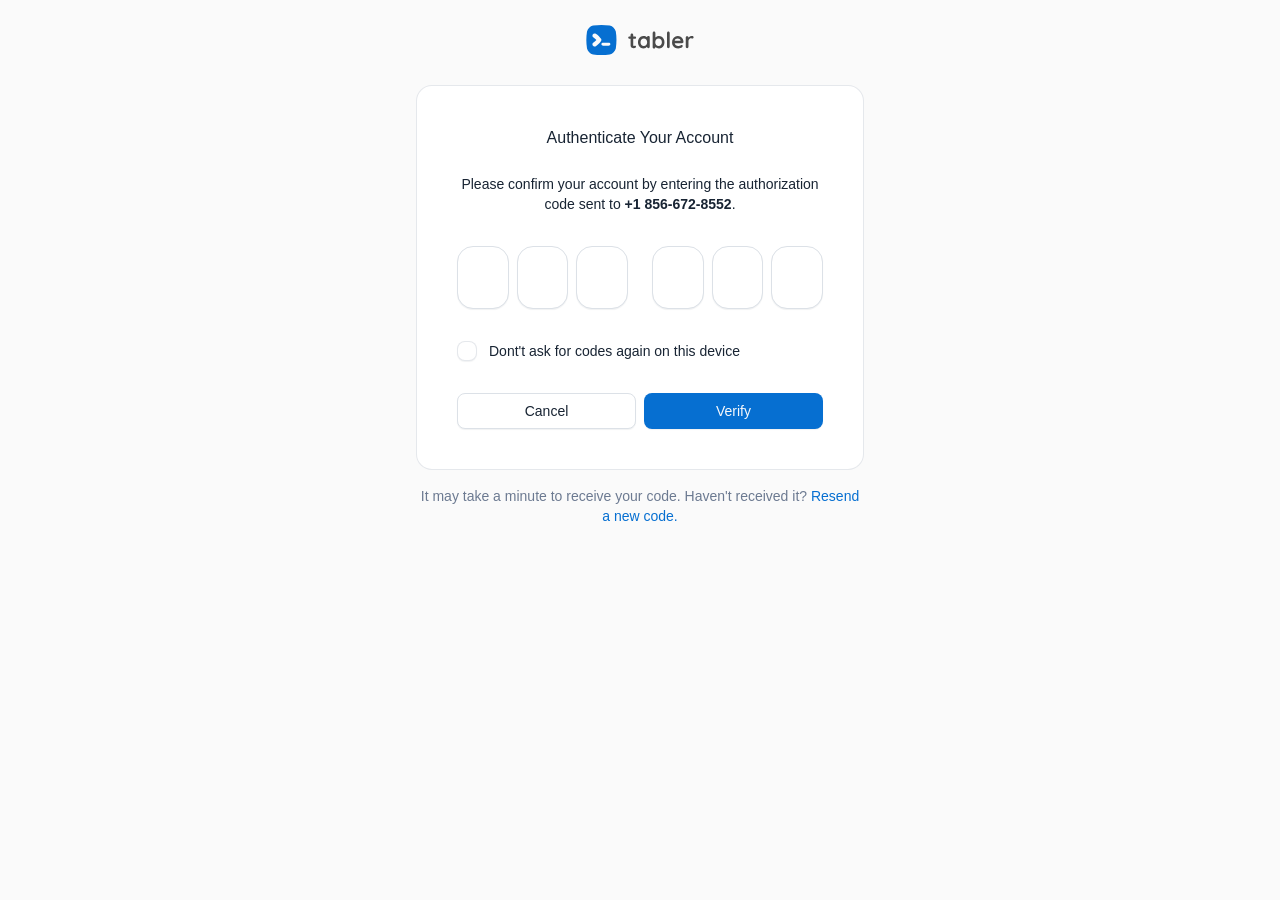
<file: demo/2-step-verification-code.html>
<!doctype html>
<!--
* Tabler - Premium and Open Source dashboard template with responsive and high quality UI.
* @version 1.0.0
* @link https://tabler.io
* Copyright 2018-2025 The Tabler Authors
* Copyright 2018-2025 codecalm.net Paweł Kuna
* Licensed under MIT (https://github.com/tabler/tabler/blob/master/LICENSE)
-->
<html lang="en">
<head>
	<meta charset="utf-8"/>
	<meta name="viewport" content="width=device-width, initial-scale=1, viewport-fit=cover"/>
	<meta http-equiv="X-UA-Compatible" content="ie=edge"/>
	<title>Tabler - Premium and Open Source dashboard template with responsive and high quality UI.</title>
	<!-- CSS files -->
<link href="./dist/css/tabler.min.css?1738096682" rel="stylesheet"/>
	<link href="./dist/css/tabler-flags.min.css?1738096682" rel="stylesheet"/>
	<link href="./dist/css/tabler-socials.min.css?1738096682" rel="stylesheet"/>
	<link href="./dist/css/tabler-payments.min.css?1738096682" rel="stylesheet"/>
	<link href="./dist/css/tabler-vendors.min.css?1738096682" rel="stylesheet"/>
	<link href="./dist/css/tabler-marketing.min.css?1738096682" rel="stylesheet"/>
<link href="./dist/css/demo.min.css?1738096682" rel="stylesheet"/>
	<style>
		@import url('https://rsms.me/inter/inter.css');
	</style>
</head>
<body class=" d-flex flex-column">
<script src="./dist/js/demo-theme.min.js?1738096682"></script>
<div class="page">
	<div class="container container-tight py-4">
		<div class="text-center mb-4">
	<a href="." class="navbar-brand navbar-brand-autodark">
	<svg xmlns="http://www.w3.org/2000/svg" width="110" height="32" viewBox="0 0 232 68" class="navbar-brand-image">
		<path d="M64.6 16.2C63 9.9 58.1 5 51.8 3.4 40 1.5 28 1.5 16.2 3.4 9.9 5 5 9.9 3.4 16.2 1.5 28 1.5 40 3.4 51.8 5 58.1 9.9 63 16.2 64.6c11.8 1.9 23.8 1.9 35.6 0C58.1 63 63 58.1 64.6 51.8c1.9-11.8 1.9-23.8 0-35.6zM33.3 36.3c-2.8 4.4-6.6 8.2-11.1 11-1.5.9-3.3.9-4.8.1s-2.4-2.3-2.5-4c0-1.7.9-3.3 2.4-4.1 2.3-1.4 4.4-3.2 6.1-5.3-1.8-2.1-3.8-3.8-6.1-5.3-2.3-1.3-3-4.2-1.7-6.4s4.3-2.9 6.5-1.6c4.5 2.8 8.2 6.5 11.1 10.9 1 1.4 1 3.3.1 4.7zM49.2 46H37.8c-2.1 0-3.8-1-3.8-3s1.7-3 3.8-3h11.4c2.1 0 3.8 1 3.8 3s-1.7 3-3.8 3z" fill="#066fd1" style="fill: var(--tblr-primary, #066fd1)" />
		<path d="M105.8 46.1c.4 0 .9.2 1.2.6s.6 1 .6 1.7c0 .9-.5 1.6-1.4 2.2s-2 .9-3.2.9c-2 0-3.7-.4-5-1.3s-2-2.6-2-5.4V31.6h-2.2c-.8 0-1.4-.3-1.9-.8s-.9-1.1-.9-1.9c0-.7.3-1.4.8-1.8s1.2-.7 1.9-.7h2.2v-3.1c0-.8.3-1.5.8-2.1s1.3-.8 2.1-.8 1.5.3 2 .8.8 1.3.8 2.1v3.1h3.4c.8 0 1.4.3 1.9.8s.8 1.2.8 1.9-.3 1.4-.8 1.8-1.2.7-1.9.7h-3.4v13c0 .7.2 1.2.5 1.5s.8.5 1.4.5c.3 0 .6-.1 1.1-.2.5-.2.8-.3 1.2-.3zm28-20.7c.8 0 1.5.3 2.1.8.5.5.8 1.2.8 2.1v20.3c0 .8-.3 1.5-.8 2.1-.5.6-1.2.8-2.1.8s-1.5-.3-2-.8-.8-1.2-.8-2.1c-.8.9-1.9 1.7-3.2 2.4-1.3.7-2.8 1-4.3 1-2.2 0-4.2-.6-6-1.7-1.8-1.1-3.2-2.7-4.2-4.7s-1.6-4.3-1.6-6.9c0-2.6.5-4.9 1.5-6.9s2.4-3.6 4.2-4.8c1.8-1.1 3.7-1.7 5.9-1.7 1.5 0 3 .3 4.3.8 1.3.6 2.5 1.3 3.4 2.1 0-.8.3-1.5.8-2.1.5-.5 1.2-.7 2-.7zm-9.7 21.3c2.1 0 3.8-.8 5.1-2.3s2-3.4 2-5.7-.7-4.2-2-5.8c-1.3-1.5-3-2.3-5.1-2.3-2 0-3.7.8-5 2.3-1.3 1.5-2 3.5-2 5.8s.6 4.2 1.9 5.7 3 2.3 5.1 2.3zm32.1-21.3c2.2 0 4.2.6 6 1.7 1.8 1.1 3.2 2.7 4.2 4.7s1.6 4.3 1.6 6.9-.5 4.9-1.5 6.9-2.4 3.6-4.2 4.8c-1.8 1.1-3.7 1.7-5.9 1.7-1.5 0-3-.3-4.3-.9s-2.5-1.4-3.4-2.3v.3c0 .8-.3 1.5-.8 2.1-.5.6-1.2.8-2.1.8s-1.5-.3-2.1-.8c-.5-.5-.8-1.2-.8-2.1V18.9c0-.8.3-1.5.8-2.1.5-.6 1.2-.8 2.1-.8s1.5.3 2.1.8c.5.6.8 1.3.8 2.1v10c.8-1 1.8-1.8 3.2-2.5 1.3-.7 2.8-1 4.3-1zm-.7 21.3c2 0 3.7-.8 5-2.3s2-3.5 2-5.8-.6-4.2-1.9-5.7-3-2.3-5.1-2.3-3.8.8-5.1 2.3-2 3.4-2 5.7.7 4.2 2 5.8c1.3 1.6 3 2.3 5.1 2.3zm23.6 1.9c0 .8-.3 1.5-.8 2.1s-1.3.8-2.1.8-1.5-.3-2-.8-.8-1.3-.8-2.1V18.9c0-.8.3-1.5.8-2.1s1.3-.8 2.1-.8 1.5.3 2 .8.8 1.3.8 2.1v29.7zm29.3-10.5c0 .8-.3 1.4-.9 1.9-.6.5-1.2.7-2 .7h-15.8c.4 1.9 1.3 3.4 2.6 4.4 1.4 1.1 2.9 1.6 4.7 1.6 1.3 0 2.3-.1 3.1-.4.7-.2 1.3-.5 1.8-.8.4-.3.7-.5.9-.6.6-.3 1.1-.4 1.6-.4.7 0 1.2.2 1.7.7s.7 1 .7 1.7c0 .9-.4 1.6-1.3 2.4-.9.7-2.1 1.4-3.6 1.9s-3 .8-4.6.8c-2.7 0-5-.6-7-1.7s-3.5-2.7-4.6-4.6-1.6-4.2-1.6-6.6c0-2.8.6-5.2 1.7-7.2s2.7-3.7 4.6-4.8 3.9-1.7 6-1.7 4.1.6 6 1.7 3.4 2.7 4.5 4.7c.9 1.9 1.5 4.1 1.5 6.3zm-12.2-7.5c-3.7 0-5.9 1.7-6.6 5.2h12.6v-.3c-.1-1.3-.8-2.5-2-3.5s-2.5-1.4-4-1.4zm30.3-5.2c1 0 1.8.3 2.4.8.7.5 1 1.2 1 1.9 0 1-.3 1.7-.8 2.2-.5.5-1.1.8-1.8.7-.5 0-1-.1-1.6-.3-.2-.1-.4-.1-.6-.2-.4-.1-.7-.1-1.1-.1-.8 0-1.6.3-2.4.8s-1.4 1.3-1.9 2.3-.7 2.3-.7 3.7v11.4c0 .8-.3 1.5-.8 2.1-.5.6-1.2.8-2.1.8s-1.5-.3-2.1-.8c-.5-.6-.8-1.3-.8-2.1V28.8c0-.8.3-1.5.8-2.1.5-.6 1.2-.8 2.1-.8s1.5.3 2.1.8c.5.6.8 1.3.8 2.1v.6c.7-1.3 1.8-2.3 3.2-3 1.3-.7 2.8-1 4.3-1z" fill-rule="evenodd" clip-rule="evenodd" fill="#4a4a4a"/>
	</svg>
</a>
		</div>
<form
	class="card card-md"
	action="./"
	method="get"
	autocomplete="off"
	novalidate
>
	<div class="card-body">
		<h2 class="card-title card-title-lg text-center mb-4">Authenticate Your Account</h2>
		<p class="my-4 text-center">Please confirm your account by entering the authorization code sent to <strong>+1 856-672-8552</strong>.</p>
		<div class="my-5">
			<div class="row g-4">
				<div class="col">
					<div class="row g-2">
						<div class="col">
							<input type="text" class="form-control form-control-lg text-center py-3" maxlength="1" inputmode="numeric" pattern="[0-9]*" data-code-input />
						</div>
						<div class="col">
							<input type="text" class="form-control form-control-lg text-center py-3" maxlength="1" inputmode="numeric" pattern="[0-9]*" data-code-input />
						</div>
						<div class="col">
							<input type="text" class="form-control form-control-lg text-center py-3" maxlength="1" inputmode="numeric" pattern="[0-9]*" data-code-input />
						</div>
					</div>
				</div>
				<div class="col">
					<div class="row g-2">
						<div class="col">
							<input type="text" class="form-control form-control-lg text-center py-3" maxlength="1" inputmode="numeric" pattern="[0-9]*" data-code-input />
						</div>
						<div class="col">
							<input type="text" class="form-control form-control-lg text-center py-3" maxlength="1" inputmode="numeric" pattern="[0-9]*" data-code-input />
						</div>
						<div class="col">
							<input type="text" class="form-control form-control-lg text-center py-3" maxlength="1" inputmode="numeric" pattern="[0-9]*" data-code-input />
						</div>
					</div>
				</div>
			</div>
		</div>
		<div class="my-4">
			<label class="form-check">
				<input type="checkbox" class="form-check-input" />
				Dont't ask for codes again on this device
			</label>
		</div>
		<div class="form-footer">
			<div class="btn-list flex-nowrap">
<a href="/2-step-verification.html" class="btn btn-3 w-100">
Cancel
</a>
<a href="#" class="btn btn-primary btn-3 w-100">
Verify
</a>
			</div>
		</div>
	</div>
</form>
<div class="text-center text-secondary mt-3">
	It may take a minute to receive your code. Haven't received it? <a href="./">Resend a new code.</a>
</div>
<script>
document.addEventListener("DOMContentLoaded", function() {
	var inputs = document.querySelectorAll('[data-code-input]');
	// Attach an event listener to each input element
	for(let i = 0; i < inputs.length; i++) {
		inputs[i].addEventListener('input', function(e) {
			// If the input field has a character, and there is a next input field, focus it
			if(e.target.value.length === e.target.maxLength && i + 1 < inputs.length) {
				inputs[i + 1].focus();
			}
		});
		inputs[i].addEventListener('keydown', function(e) {
			// If the input field is empty and the keyCode for Backspace (8) is detected, and there is a previous input field, focus it
			if(e.target.value.length === 0 && e.keyCode === 8 && i > 0) {
				inputs[i - 1].focus();
			}
		});
	}
});
</script>
	</div>
</div>
	<!-- Libs JS -->
<!-- Tabler Core -->
<script src="./dist/js/tabler.min.js?1738096682" defer></script>
<script src="./dist/js/demo.min.js?1738096682" defer></script>
</body>
</html>
</file>
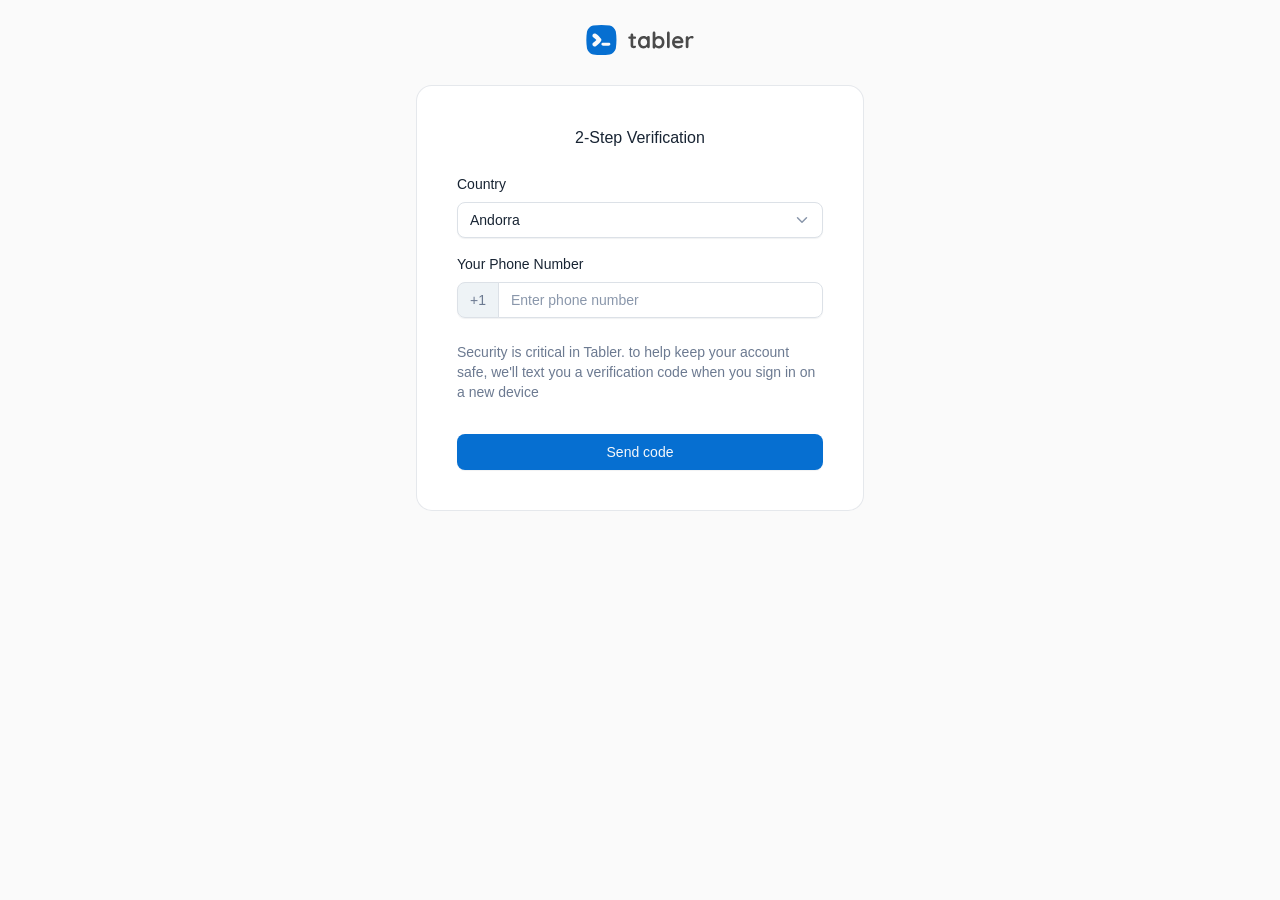
<file: demo/2-step-verification.html>
<!doctype html>
<!--
* Tabler - Premium and Open Source dashboard template with responsive and high quality UI.
* @version 1.0.0
* @link https://tabler.io
* Copyright 2018-2025 The Tabler Authors
* Copyright 2018-2025 codecalm.net Paweł Kuna
* Licensed under MIT (https://github.com/tabler/tabler/blob/master/LICENSE)
-->
<html lang="en">
<head>
	<meta charset="utf-8"/>
	<meta name="viewport" content="width=device-width, initial-scale=1, viewport-fit=cover"/>
	<meta http-equiv="X-UA-Compatible" content="ie=edge"/>
	<title>Tabler - Premium and Open Source dashboard template with responsive and high quality UI.</title>
	<!-- CSS files -->
<link href="./dist/css/tabler.min.css?1738096682" rel="stylesheet"/>
	<link href="./dist/css/tabler-flags.min.css?1738096682" rel="stylesheet"/>
	<link href="./dist/css/tabler-socials.min.css?1738096682" rel="stylesheet"/>
	<link href="./dist/css/tabler-payments.min.css?1738096682" rel="stylesheet"/>
	<link href="./dist/css/tabler-vendors.min.css?1738096682" rel="stylesheet"/>
	<link href="./dist/css/tabler-marketing.min.css?1738096682" rel="stylesheet"/>
<link href="./dist/css/demo.min.css?1738096682" rel="stylesheet"/>
	<style>
		@import url('https://rsms.me/inter/inter.css');
	</style>
</head>
<body class=" d-flex flex-column">
<script src="./dist/js/demo-theme.min.js?1738096682"></script>
<div class="page">
	<div class="container container-tight py-4">
		<div class="text-center mb-4">
	<a href="." class="navbar-brand navbar-brand-autodark">
	<svg xmlns="http://www.w3.org/2000/svg" width="110" height="32" viewBox="0 0 232 68" class="navbar-brand-image">
		<path d="M64.6 16.2C63 9.9 58.1 5 51.8 3.4 40 1.5 28 1.5 16.2 3.4 9.9 5 5 9.9 3.4 16.2 1.5 28 1.5 40 3.4 51.8 5 58.1 9.9 63 16.2 64.6c11.8 1.9 23.8 1.9 35.6 0C58.1 63 63 58.1 64.6 51.8c1.9-11.8 1.9-23.8 0-35.6zM33.3 36.3c-2.8 4.4-6.6 8.2-11.1 11-1.5.9-3.3.9-4.8.1s-2.4-2.3-2.5-4c0-1.7.9-3.3 2.4-4.1 2.3-1.4 4.4-3.2 6.1-5.3-1.8-2.1-3.8-3.8-6.1-5.3-2.3-1.3-3-4.2-1.7-6.4s4.3-2.9 6.5-1.6c4.5 2.8 8.2 6.5 11.1 10.9 1 1.4 1 3.3.1 4.7zM49.2 46H37.8c-2.1 0-3.8-1-3.8-3s1.7-3 3.8-3h11.4c2.1 0 3.8 1 3.8 3s-1.7 3-3.8 3z" fill="#066fd1" style="fill: var(--tblr-primary, #066fd1)" />
		<path d="M105.8 46.1c.4 0 .9.2 1.2.6s.6 1 .6 1.7c0 .9-.5 1.6-1.4 2.2s-2 .9-3.2.9c-2 0-3.7-.4-5-1.3s-2-2.6-2-5.4V31.6h-2.2c-.8 0-1.4-.3-1.9-.8s-.9-1.1-.9-1.9c0-.7.3-1.4.8-1.8s1.2-.7 1.9-.7h2.2v-3.1c0-.8.3-1.5.8-2.1s1.3-.8 2.1-.8 1.5.3 2 .8.8 1.3.8 2.1v3.1h3.4c.8 0 1.4.3 1.9.8s.8 1.2.8 1.9-.3 1.4-.8 1.8-1.2.7-1.9.7h-3.4v13c0 .7.2 1.2.5 1.5s.8.5 1.4.5c.3 0 .6-.1 1.1-.2.5-.2.8-.3 1.2-.3zm28-20.7c.8 0 1.5.3 2.1.8.5.5.8 1.2.8 2.1v20.3c0 .8-.3 1.5-.8 2.1-.5.6-1.2.8-2.1.8s-1.5-.3-2-.8-.8-1.2-.8-2.1c-.8.9-1.9 1.7-3.2 2.4-1.3.7-2.8 1-4.3 1-2.2 0-4.2-.6-6-1.7-1.8-1.1-3.2-2.7-4.2-4.7s-1.6-4.3-1.6-6.9c0-2.6.5-4.9 1.5-6.9s2.4-3.6 4.2-4.8c1.8-1.1 3.7-1.7 5.9-1.7 1.5 0 3 .3 4.3.8 1.3.6 2.5 1.3 3.4 2.1 0-.8.3-1.5.8-2.1.5-.5 1.2-.7 2-.7zm-9.7 21.3c2.1 0 3.8-.8 5.1-2.3s2-3.4 2-5.7-.7-4.2-2-5.8c-1.3-1.5-3-2.3-5.1-2.3-2 0-3.7.8-5 2.3-1.3 1.5-2 3.5-2 5.8s.6 4.2 1.9 5.7 3 2.3 5.1 2.3zm32.1-21.3c2.2 0 4.2.6 6 1.7 1.8 1.1 3.2 2.7 4.2 4.7s1.6 4.3 1.6 6.9-.5 4.9-1.5 6.9-2.4 3.6-4.2 4.8c-1.8 1.1-3.7 1.7-5.9 1.7-1.5 0-3-.3-4.3-.9s-2.5-1.4-3.4-2.3v.3c0 .8-.3 1.5-.8 2.1-.5.6-1.2.8-2.1.8s-1.5-.3-2.1-.8c-.5-.5-.8-1.2-.8-2.1V18.9c0-.8.3-1.5.8-2.1.5-.6 1.2-.8 2.1-.8s1.5.3 2.1.8c.5.6.8 1.3.8 2.1v10c.8-1 1.8-1.8 3.2-2.5 1.3-.7 2.8-1 4.3-1zm-.7 21.3c2 0 3.7-.8 5-2.3s2-3.5 2-5.8-.6-4.2-1.9-5.7-3-2.3-5.1-2.3-3.8.8-5.1 2.3-2 3.4-2 5.7.7 4.2 2 5.8c1.3 1.6 3 2.3 5.1 2.3zm23.6 1.9c0 .8-.3 1.5-.8 2.1s-1.3.8-2.1.8-1.5-.3-2-.8-.8-1.3-.8-2.1V18.9c0-.8.3-1.5.8-2.1s1.3-.8 2.1-.8 1.5.3 2 .8.8 1.3.8 2.1v29.7zm29.3-10.5c0 .8-.3 1.4-.9 1.9-.6.5-1.2.7-2 .7h-15.8c.4 1.9 1.3 3.4 2.6 4.4 1.4 1.1 2.9 1.6 4.7 1.6 1.3 0 2.3-.1 3.1-.4.7-.2 1.3-.5 1.8-.8.4-.3.7-.5.9-.6.6-.3 1.1-.4 1.6-.4.7 0 1.2.2 1.7.7s.7 1 .7 1.7c0 .9-.4 1.6-1.3 2.4-.9.7-2.1 1.4-3.6 1.9s-3 .8-4.6.8c-2.7 0-5-.6-7-1.7s-3.5-2.7-4.6-4.6-1.6-4.2-1.6-6.6c0-2.8.6-5.2 1.7-7.2s2.7-3.7 4.6-4.8 3.9-1.7 6-1.7 4.1.6 6 1.7 3.4 2.7 4.5 4.7c.9 1.9 1.5 4.1 1.5 6.3zm-12.2-7.5c-3.7 0-5.9 1.7-6.6 5.2h12.6v-.3c-.1-1.3-.8-2.5-2-3.5s-2.5-1.4-4-1.4zm30.3-5.2c1 0 1.8.3 2.4.8.7.5 1 1.2 1 1.9 0 1-.3 1.7-.8 2.2-.5.5-1.1.8-1.8.7-.5 0-1-.1-1.6-.3-.2-.1-.4-.1-.6-.2-.4-.1-.7-.1-1.1-.1-.8 0-1.6.3-2.4.8s-1.4 1.3-1.9 2.3-.7 2.3-.7 3.7v11.4c0 .8-.3 1.5-.8 2.1-.5.6-1.2.8-2.1.8s-1.5-.3-2.1-.8c-.5-.6-.8-1.3-.8-2.1V28.8c0-.8.3-1.5.8-2.1.5-.6 1.2-.8 2.1-.8s1.5.3 2.1.8c.5.6.8 1.3.8 2.1v.6c.7-1.3 1.8-2.3 3.2-3 1.3-.7 2.8-1 4.3-1z" fill-rule="evenodd" clip-rule="evenodd" fill="#4a4a4a"/>
	</svg>
</a>
		</div>
<form
	class="card card-md"
	action="./2-step-verification-code.html"
	method="get"
	autocomplete="off"
	novalidate
>
	<div class="card-body">
		<h2 class="card-title text-center mb-4">2-Step Verification</h2>
		<div class="mb-3">
			<label class="form-label">Country</label>
			<select class="form-select">
				<option value="">Andorra</option>
				<option value="">United Arab Emirates</option>
				<option value="">Afghanistan</option>
				<option value="">Antigua</option>
				<option value="">Anguilla</option>
				<option value="">Armenia</option>
				<option value="">Angolan</option>
				<option value="">Antarctica</option>
				<option value="">Argentina</option>
				<option value="">American Samoa</option>
				<option value="">Austria</option>
				<option value="">Australia</option>
				<option value="">Aruba</option>
				<option value="">Aslan Islands</option>
				<option value="">Azerbaijan</option>
				<option value="">Bosnian</option>
				<option value="">Barbados</option>
				<option value="">Belgium</option>
				<option value="">Burkina Faso</option>
				<option value="">Bulgaria</option>
				<option value="">Bahrain</option>
				<option value="">Burundi</option>
				<option value="">Benin</option>
				<option value="">Saint-Barthélemy</option>
				<option value="">Bermuda</option>
				<option value="">Bruneian</option>
				<option value="">Bolivia</option>
				<option value="">Bonaire</option>
				<option value="">Brazil</option>
				<option value="">Bahamas</option>
				<option value="">Bhutan</option>
				<option value="">Bouvet Island</option>
				<option value="">Batswana</option>
				<option value="">Belarus</option>
				<option value="">Belize</option>
				<option value="">Canada</option>
				<option value="">Cocos Island</option>
				<option value="">Democratic Republic of Congo</option>
				<option value="">Central African Republic</option>
				<option value="">Republic of the Congo</option>
				<option value="">Switzerland</option>
				<option value="">Ivory Coast</option>
				<option value="">Cook Island</option>
				<option value="">Chile</option>
				<option value="">Cameroon</option>
				<option value="">China</option>
				<option value="">Colombia</option>
				<option value="">Costa Rica</option>
				<option value="">Cuba</option>
				<option value="">Cape Verde</option>
				<option value="">Curacao</option>
				<option value="">Christmas Island</option>
				<option value="">Cyprus</option>
				<option value="">Czech Republic</option>
				<option value="">Germany</option>
				<option value="">Djibouti</option>
				<option value="">Denmark</option>
				<option value="">Dominica</option>
				<option value="">Dominican Republic</option>
				<option value="">Algeria</option>
				<option value="">Ecuador</option>
				<option value="">Estonia</option>
				<option value="">Egypt</option>
				<option value="">Sahrawi</option>
				<option value="">Eritrea</option>
				<option value="">Spain</option>
				<option value="">Ethiopia</option>
				<option value="">European Union</option>
				<option value="">Finland</option>
				<option value="">Fiji</option>
				<option value="">Falkland Islands</option>
				<option value="">Federate States of Micronesia</option>
				<option value="">Faroe Islands</option>
				<option value="">France</option>
				<option value="">Gabon</option>
				<option value="">Great Britain</option>
				<option value="">England</option>
				<option value="">Nothern Ireland</option>
				<option value="">Scotland</option>
				<option value="">Wales</option>
				<option value="">Grenada</option>
				<option value="">Georgia</option>
				<option value="">Guyana</option>
				<option value="">Guernsey</option>
				<option value="">Ghana</option>
				<option value="">Gibraltar</option>
				<option value="">Greenland</option>
				<option value="">Gambia</option>
				<option value="">Guinea</option>
				<option value="">Guadeloupe</option>
				<option value="">Equatorial Guinea</option>
				<option value="">Greece</option>
				<option value="">South Georgia</option>
				<option value="">Guatemala</option>
				<option value="">Guam</option>
				<option value="">Guinea-Bissau</option>
				<option value="">Guyana</option>
				<option value="">Hong Kong</option>
				<option value="">Heard and McDonald Islands</option>
				<option value="">Honduras</option>
				<option value="">Croatia</option>
				<option value="">Haiti</option>
				<option value="">Hungary</option>
				<option value="">Indonesia</option>
				<option value="">Ireland</option>
				<option value="">Israel</option>
				<option value="">Isle of Man</option>
				<option value="">India</option>
				<option value="">British Indian Ocean Territory</option>
				<option value="">Iraq</option>
				<option value="">Iran</option>
				<option value="">Iceland</option>
				<option value="">Italy</option>
				<option value="">Jersey</option>
				<option value="">Jamaica</option>
				<option value="">Jordan</option>
				<option value="">Japan</option>
				<option value="">Kenya</option>
				<option value="">Kyrgyzstan</option>
				<option value="">Cambodia</option>
				<option value="">Kiribati</option>
				<option value="">Comoros</option>
				<option value="">Saint Kitts and Nevis</option>
				<option value="">North Korea</option>
				<option value="">South Korea</option>
				<option value="">Kuwait</option>
				<option value="">Cayman Islands</option>
				<option value="">Kazakhstan</option>
				<option value="">Laos</option>
				<option value="">Lebanese</option>
				<option value="">Saint Lucia</option>
				<option value="">Liechtenstein</option>
				<option value="">Sri Lanka</option>
				<option value="">Liberia</option>
				<option value="">Lesotho</option>
				<option value="">Lithuania</option>
				<option value="">Luxembourg</option>
				<option value="">Latvia</option>
				<option value="">Libya</option>
				<option value="">Morocco</option>
				<option value="">Monaco</option>
				<option value="">Moldova</option>
				<option value="">Montenegro</option>
				<option value="">Saint Martin</option>
				<option value="">Madagascar</option>
				<option value="">Marshall Islands</option>
				<option value="">Macedonia</option>
				<option value="">Mali</option>
				<option value="">Myanmar</option>
				<option value="">Mongolia</option>
				<option value="">Macao</option>
				<option value="">Nothern Mariana Islands</option>
				<option value="">Martinique</option>
				<option value="">Mauritania</option>
				<option value="">Montserrat</option>
				<option value="">Malta</option>
				<option value="">Mauritius</option>
				<option value="">Maldives</option>
				<option value="">Malawi</option>
				<option value="">Mexico</option>
				<option value="">Malaysia</option>
				<option value="">Mozambique</option>
				<option value="">Namibia</option>
				<option value="">New Caledonia</option>
				<option value="">Niger</option>
				<option value="">Norfolk Island</option>
				<option value="">Nigeria</option>
				<option value="">Nicaragua</option>
				<option value="">Norway</option>
				<option value="">Nepal</option>
				<option value="">Nauruan</option>
				<option value="">Niger</option>
				<option value="">New Zealand</option>
				<option value="">Oman</option>
				<option value="">Panama</option>
				<option value="">Peru</option>
				<option value="">French Polynesia</option>
				<option value="">Papua New Guinea</option>
				<option value="">Philippines</option>
				<option value="">Pakistan</option>
				<option value="">Poland</option>
				<option value="">Saint Pierre</option>
				<option value="">Pitcairn Islands</option>
				<option value="">Puerto Rico</option>
				<option value="">Palestine</option>
				<option value="">Portugal</option>
				<option value="">Palau</option>
				<option value="">Paraguay</option>
				<option value="">Qatar</option>
				<option value="">Reunion Island</option>
				<option value="">Romania</option>
				<option value="">Serbia</option>
				<option value="">Russia</option>
				<option value="">Rwanda</option>
				<option value="">Saudi Arabia</option>
				<option value="">Solomon Islands</option>
				<option value="">Seychelles</option>
				<option value="">Sudan</option>
				<option value="">Sweden</option>
				<option value="">Singapore</option>
				<option value="">Saint Helena</option>
				<option value="">Slovenia</option>
				<option value="">Svalbard Island</option>
				<option value="">Slovakia</option>
				<option value="">Sierra Leone</option>
				<option value="">San Marino</option>
				<option value="">Senegal</option>
				<option value="">Somalia</option>
				<option value="">Suriname</option>
				<option value="">South Sudan</option>
				<option value="">Sao Tome</option>
				<option value="">El Salvador</option>
				<option value="">Sint Maarten</option>
				<option value="">Syria</option>
				<option value="">Swaziland</option>
				<option value="">Turks and Caicos</option>
				<option value="">Chad</option>
				<option value="">French Southern and Antarctic Lands</option>
				<option value="">Togo</option>
				<option value="">Thailand</option>
				<option value="">Tajikistan</option>
				<option value="">Tokelau</option>
				<option value="">Timor Leste</option>
				<option value="">Turkmenistan</option>
				<option value="">Tunisia</option>
				<option value="">Tonga</option>
				<option value="">Turkey</option>
				<option value="">Trinidad and Tobago</option>
				<option value="">Tuvalu</option>
				<option value="">Tanzania</option>
				<option value="">Ukraine</option>
				<option value="">Uganda</option>
				<option value="">United States Minor Islands</option>
				<option value="">United States of America</option>
				<option value="">Uruguay</option>
				<option value="">Uzbekistan</option>
				<option value="">Vatican City</option>
				<option value="">Saint Vincent</option>
				<option value="">Venezuela</option>
				<option value="">British Virgin Islands</option>
				<option value="">Virgiin Islands</option>
				<option value="">Vietnam</option>
				<option value="">Vanuatu</option>
				<option value="">Wallis and Futuna</option>
				<option value="">Samoa</option>
				<option value="">Yemen</option>
				<option value="">South Africa</option>
				<option value="">Zambia</option>
				<option value="">Zimbabwe</option>
			</select>	
		</div>
		<div class="mb-4">
			<label class="form-label">Your Phone Number</label>
			<div class="input-group">
				<span class="input-group-text">+1</span>
				<input type="text" class="form-control" placeholder="Enter phone number" />
			</div>
		</div>
		<div class="text-secondary">
			Security is critical in Tabler. to help keep your account safe, we'll
			text you a verification code when you sign in on a new device
		</div>
		<div class="form-footer">
<button type="submit" class="btn btn-primary btn-5 w-100">
Send code
</button>
		</div>
	</div>
</form>
	</div>
</div>
	<!-- Libs JS -->
<!-- Tabler Core -->
<script src="./dist/js/tabler.min.js?1738096682" defer></script>
<script src="./dist/js/demo.min.js?1738096682" defer></script>
</body>
</html>
</file>
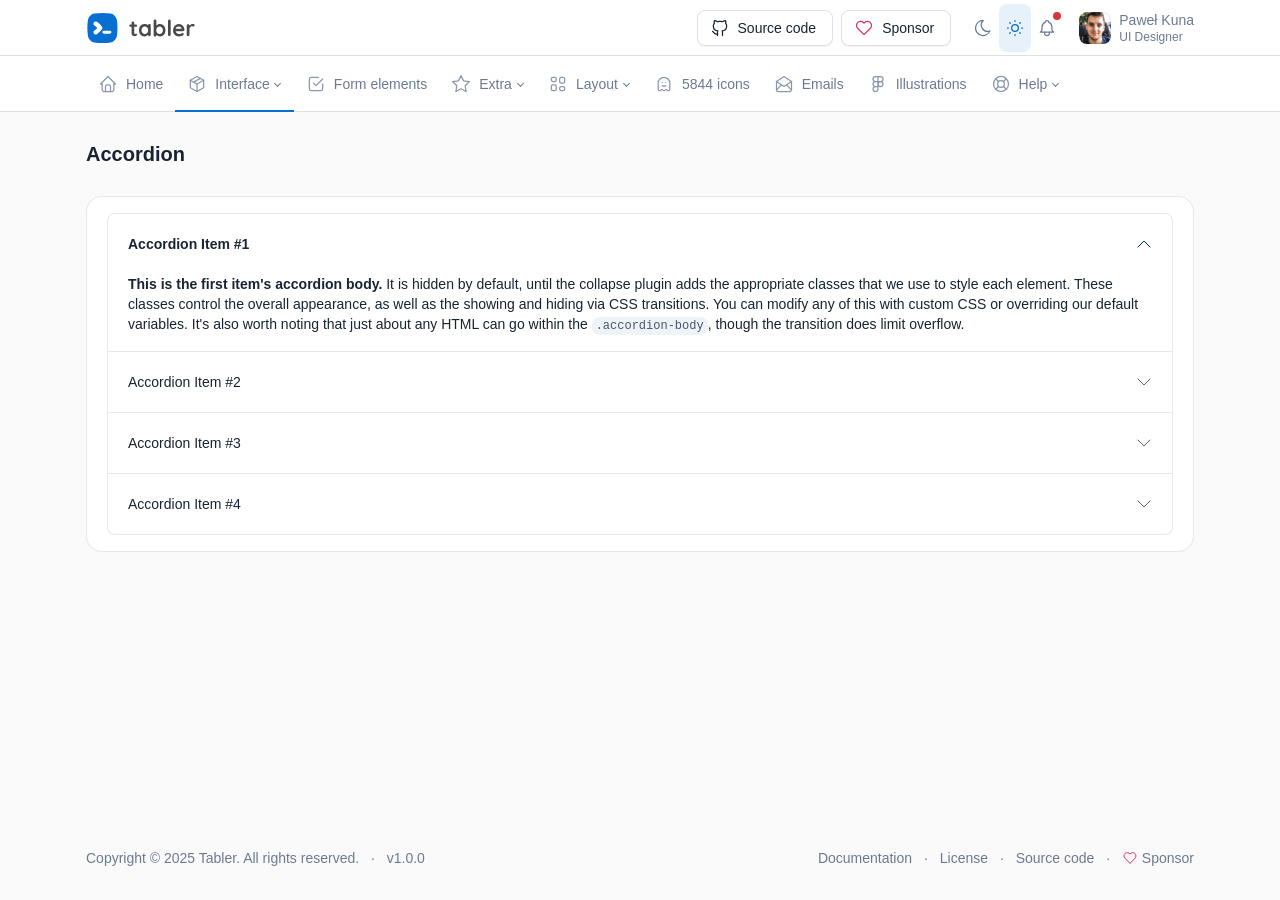
<file: demo/accordion.html>
<!doctype html>
<!--
* Tabler - Premium and Open Source dashboard template with responsive and high quality UI.
* @version 1.0.0
* @link https://tabler.io
* Copyright 2018-2025 The Tabler Authors
* Copyright 2018-2025 codecalm.net Paweł Kuna
* Licensed under MIT (https://github.com/tabler/tabler/blob/master/LICENSE)
-->
<html lang="en">
<head>
	<meta charset="utf-8"/>
	<meta name="viewport" content="width=device-width, initial-scale=1, viewport-fit=cover"/>
	<meta http-equiv="X-UA-Compatible" content="ie=edge"/>
	<title>Tabler - Premium and Open Source dashboard template with responsive and high quality UI.</title>
	<!-- CSS files -->
<link href="./dist/css/tabler.min.css?1738096684" rel="stylesheet"/>
	<link href="./dist/css/tabler-flags.min.css?1738096684" rel="stylesheet"/>
	<link href="./dist/css/tabler-socials.min.css?1738096684" rel="stylesheet"/>
	<link href="./dist/css/tabler-payments.min.css?1738096684" rel="stylesheet"/>
	<link href="./dist/css/tabler-vendors.min.css?1738096684" rel="stylesheet"/>
	<link href="./dist/css/tabler-marketing.min.css?1738096684" rel="stylesheet"/>
<link href="./dist/css/demo.min.css?1738096684" rel="stylesheet"/>
	<style>
		@import url('https://rsms.me/inter/inter.css');
	</style>
</head>
<body>
<script src="./dist/js/demo-theme.min.js?1738096684"></script>
<div class="page">
		<!-- Navbar -->
	<header class="navbar navbar-expand-md d-print-none" >
		<div class="container-xl">
			<button class="navbar-toggler" type="button" data-bs-toggle="collapse" data-bs-target="#navbar-menu" aria-controls="navbar-menu" aria-expanded="false" aria-label="Toggle navigation">
	<span class="navbar-toggler-icon"></span>
</button>
<div class="navbar-brand navbar-brand-autodark d-none-navbar-horizontal pe-0 pe-md-3">
	<a href=".">
	<svg xmlns="http://www.w3.org/2000/svg" width="110" height="32" viewBox="0 0 232 68" class="navbar-brand-image">
		<path d="M64.6 16.2C63 9.9 58.1 5 51.8 3.4 40 1.5 28 1.5 16.2 3.4 9.9 5 5 9.9 3.4 16.2 1.5 28 1.5 40 3.4 51.8 5 58.1 9.9 63 16.2 64.6c11.8 1.9 23.8 1.9 35.6 0C58.1 63 63 58.1 64.6 51.8c1.9-11.8 1.9-23.8 0-35.6zM33.3 36.3c-2.8 4.4-6.6 8.2-11.1 11-1.5.9-3.3.9-4.8.1s-2.4-2.3-2.5-4c0-1.7.9-3.3 2.4-4.1 2.3-1.4 4.4-3.2 6.1-5.3-1.8-2.1-3.8-3.8-6.1-5.3-2.3-1.3-3-4.2-1.7-6.4s4.3-2.9 6.5-1.6c4.5 2.8 8.2 6.5 11.1 10.9 1 1.4 1 3.3.1 4.7zM49.2 46H37.8c-2.1 0-3.8-1-3.8-3s1.7-3 3.8-3h11.4c2.1 0 3.8 1 3.8 3s-1.7 3-3.8 3z" fill="#066fd1" style="fill: var(--tblr-primary, #066fd1)" />
		<path d="M105.8 46.1c.4 0 .9.2 1.2.6s.6 1 .6 1.7c0 .9-.5 1.6-1.4 2.2s-2 .9-3.2.9c-2 0-3.7-.4-5-1.3s-2-2.6-2-5.4V31.6h-2.2c-.8 0-1.4-.3-1.9-.8s-.9-1.1-.9-1.9c0-.7.3-1.4.8-1.8s1.2-.7 1.9-.7h2.2v-3.1c0-.8.3-1.5.8-2.1s1.3-.8 2.1-.8 1.5.3 2 .8.8 1.3.8 2.1v3.1h3.4c.8 0 1.4.3 1.9.8s.8 1.2.8 1.9-.3 1.4-.8 1.8-1.2.7-1.9.7h-3.4v13c0 .7.2 1.2.5 1.5s.8.5 1.4.5c.3 0 .6-.1 1.1-.2.5-.2.8-.3 1.2-.3zm28-20.7c.8 0 1.5.3 2.1.8.5.5.8 1.2.8 2.1v20.3c0 .8-.3 1.5-.8 2.1-.5.6-1.2.8-2.1.8s-1.5-.3-2-.8-.8-1.2-.8-2.1c-.8.9-1.9 1.7-3.2 2.4-1.3.7-2.8 1-4.3 1-2.2 0-4.2-.6-6-1.7-1.8-1.1-3.2-2.7-4.2-4.7s-1.6-4.3-1.6-6.9c0-2.6.5-4.9 1.5-6.9s2.4-3.6 4.2-4.8c1.8-1.1 3.7-1.7 5.9-1.7 1.5 0 3 .3 4.3.8 1.3.6 2.5 1.3 3.4 2.1 0-.8.3-1.5.8-2.1.5-.5 1.2-.7 2-.7zm-9.7 21.3c2.1 0 3.8-.8 5.1-2.3s2-3.4 2-5.7-.7-4.2-2-5.8c-1.3-1.5-3-2.3-5.1-2.3-2 0-3.7.8-5 2.3-1.3 1.5-2 3.5-2 5.8s.6 4.2 1.9 5.7 3 2.3 5.1 2.3zm32.1-21.3c2.2 0 4.2.6 6 1.7 1.8 1.1 3.2 2.7 4.2 4.7s1.6 4.3 1.6 6.9-.5 4.9-1.5 6.9-2.4 3.6-4.2 4.8c-1.8 1.1-3.7 1.7-5.9 1.7-1.5 0-3-.3-4.3-.9s-2.5-1.4-3.4-2.3v.3c0 .8-.3 1.5-.8 2.1-.5.6-1.2.8-2.1.8s-1.5-.3-2.1-.8c-.5-.5-.8-1.2-.8-2.1V18.9c0-.8.3-1.5.8-2.1.5-.6 1.2-.8 2.1-.8s1.5.3 2.1.8c.5.6.8 1.3.8 2.1v10c.8-1 1.8-1.8 3.2-2.5 1.3-.7 2.8-1 4.3-1zm-.7 21.3c2 0 3.7-.8 5-2.3s2-3.5 2-5.8-.6-4.2-1.9-5.7-3-2.3-5.1-2.3-3.8.8-5.1 2.3-2 3.4-2 5.7.7 4.2 2 5.8c1.3 1.6 3 2.3 5.1 2.3zm23.6 1.9c0 .8-.3 1.5-.8 2.1s-1.3.8-2.1.8-1.5-.3-2-.8-.8-1.3-.8-2.1V18.9c0-.8.3-1.5.8-2.1s1.3-.8 2.1-.8 1.5.3 2 .8.8 1.3.8 2.1v29.7zm29.3-10.5c0 .8-.3 1.4-.9 1.9-.6.5-1.2.7-2 .7h-15.8c.4 1.9 1.3 3.4 2.6 4.4 1.4 1.1 2.9 1.6 4.7 1.6 1.3 0 2.3-.1 3.1-.4.7-.2 1.3-.5 1.8-.8.4-.3.7-.5.9-.6.6-.3 1.1-.4 1.6-.4.7 0 1.2.2 1.7.7s.7 1 .7 1.7c0 .9-.4 1.6-1.3 2.4-.9.7-2.1 1.4-3.6 1.9s-3 .8-4.6.8c-2.7 0-5-.6-7-1.7s-3.5-2.7-4.6-4.6-1.6-4.2-1.6-6.6c0-2.8.6-5.2 1.7-7.2s2.7-3.7 4.6-4.8 3.9-1.7 6-1.7 4.1.6 6 1.7 3.4 2.7 4.5 4.7c.9 1.9 1.5 4.1 1.5 6.3zm-12.2-7.5c-3.7 0-5.9 1.7-6.6 5.2h12.6v-.3c-.1-1.3-.8-2.5-2-3.5s-2.5-1.4-4-1.4zm30.3-5.2c1 0 1.8.3 2.4.8.7.5 1 1.2 1 1.9 0 1-.3 1.7-.8 2.2-.5.5-1.1.8-1.8.7-.5 0-1-.1-1.6-.3-.2-.1-.4-.1-.6-.2-.4-.1-.7-.1-1.1-.1-.8 0-1.6.3-2.4.8s-1.4 1.3-1.9 2.3-.7 2.3-.7 3.7v11.4c0 .8-.3 1.5-.8 2.1-.5.6-1.2.8-2.1.8s-1.5-.3-2.1-.8c-.5-.6-.8-1.3-.8-2.1V28.8c0-.8.3-1.5.8-2.1.5-.6 1.2-.8 2.1-.8s1.5.3 2.1.8c.5.6.8 1.3.8 2.1v.6c.7-1.3 1.8-2.3 3.2-3 1.3-.7 2.8-1 4.3-1z" fill-rule="evenodd" clip-rule="evenodd" fill="#4a4a4a"/>
	</svg>
	</a>
</div>
<div class="navbar-nav flex-row order-md-last">
	<div class="nav-item d-none d-md-flex me-3">
		<div class="btn-list">
<a href="https://github.com/tabler/tabler" class="btn btn-5" target="_blank" rel="noreferrer">
	<!-- Download SVG icon from http://tabler.io/icons/icon/brand-github -->
	<svg xmlns="http://www.w3.org/2000/svg" width="24" height="24" viewBox="0 0 24 24" fill="none" stroke="currentColor" stroke-width="2" stroke-linecap="round" stroke-linejoin="round" class="icon icon-2"><path d="M9 19c-4.3 1.4 -4.3 -2.5 -6 -3m12 5v-3.5c0 -1 .1 -1.4 -.5 -2c2.8 -.3 5.5 -1.4 5.5 -6a4.6 4.6 0 0 0 -1.3 -3.2a4.2 4.2 0 0 0 -.1 -3.2s-1.1 -.3 -3.5 1.3a12.3 12.3 0 0 0 -6.2 0c-2.4 -1.6 -3.5 -1.3 -3.5 -1.3a4.2 4.2 0 0 0 -.1 3.2a4.6 4.6 0 0 0 -1.3 3.2c0 4.6 2.7 5.7 5.5 6c-.6 .6 -.6 1.2 -.5 2v3.5" /></svg>
Source code
</a>
<a href="https://github.com/sponsors/codecalm" class="btn btn-6" target="_blank" rel="noreferrer">
	<!-- Download SVG icon from http://tabler.io/icons/icon/heart -->
	<svg xmlns="http://www.w3.org/2000/svg" width="24" height="24" viewBox="0 0 24 24" fill="none" stroke="currentColor" stroke-width="2" stroke-linecap="round" stroke-linejoin="round" class="icon text-pink icon-2"><path d="M19.5 12.572l-7.5 7.428l-7.5 -7.428a5 5 0 1 1 7.5 -6.566a5 5 0 1 1 7.5 6.572" /></svg>
Sponsor
</a>
		</div>
	</div>
	<div class="d-none d-md-flex">
		<a href="?theme=dark" class="nav-link px-0 hide-theme-dark" title="Enable dark mode" data-bs-toggle="tooltip"
		   data-bs-placement="bottom">
	<!-- Download SVG icon from http://tabler.io/icons/icon/moon -->
	<svg xmlns="http://www.w3.org/2000/svg" width="24" height="24" viewBox="0 0 24 24" fill="none" stroke="currentColor" stroke-width="2" stroke-linecap="round" stroke-linejoin="round" class="icon icon-1"><path d="M12 3c.132 0 .263 0 .393 0a7.5 7.5 0 0 0 7.92 12.446a9 9 0 1 1 -8.313 -12.454z" /></svg>
		</a>
		<a href="?theme=light" class="nav-link px-0 hide-theme-light" title="Enable light mode" data-bs-toggle="tooltip"
		   data-bs-placement="bottom">
	<!-- Download SVG icon from http://tabler.io/icons/icon/sun -->
	<svg xmlns="http://www.w3.org/2000/svg" width="24" height="24" viewBox="0 0 24 24" fill="none" stroke="currentColor" stroke-width="2" stroke-linecap="round" stroke-linejoin="round" class="icon icon-1"><path d="M12 12m-4 0a4 4 0 1 0 8 0a4 4 0 1 0 -8 0" /><path d="M3 12h1m8 -9v1m8 8h1m-9 8v1m-6.4 -15.4l.7 .7m12.1 -.7l-.7 .7m0 11.4l.7 .7m-12.1 -.7l-.7 .7" /></svg>
		</a>
		<div class="nav-item dropdown d-none d-md-flex me-3">
			<a href="#" class="nav-link px-0" data-bs-toggle="dropdown" tabindex="-1" aria-label="Show notifications">
	<!-- Download SVG icon from http://tabler.io/icons/icon/bell -->
	<svg xmlns="http://www.w3.org/2000/svg" width="24" height="24" viewBox="0 0 24 24" fill="none" stroke="currentColor" stroke-width="2" stroke-linecap="round" stroke-linejoin="round" class="icon icon-1"><path d="M10 5a2 2 0 1 1 4 0a7 7 0 0 1 4 6v3a4 4 0 0 0 2 3h-16a4 4 0 0 0 2 -3v-3a7 7 0 0 1 4 -6" /><path d="M9 17v1a3 3 0 0 0 6 0v-1" /></svg>
				<span class="badge bg-red"></span>
			</a>
			<div class="dropdown-menu dropdown-menu-arrow dropdown-menu-end dropdown-menu-card">
				<div class="card">
	<div class="card-header">
		<h3 class="card-title">Last updates</h3>
	</div>
	<div class="list-group list-group-flush list-group-hoverable">
		<div class="list-group-item">
			<div class="row align-items-center">
				<div class="col-auto"><span class="status-dot status-dot-animated bg-red d-block"></span></div>
				<div class="col text-truncate">
					<a href="#" class="text-body d-block">Example 1</a>
					<div class="d-block text-secondary text-truncate mt-n1">
						Change deprecated html tags to text decoration classes (#29604)
					</div>
				</div>
				<div class="col-auto">
					<a href="#" class="list-group-item-actions">
	<!-- Download SVG icon from http://tabler.io/icons/icon/star -->
	<svg xmlns="http://www.w3.org/2000/svg" width="24" height="24" viewBox="0 0 24 24" fill="none" stroke="currentColor" stroke-width="2" stroke-linecap="round" stroke-linejoin="round" class="icon text-muted icon-2"><path d="M12 17.75l-6.172 3.245l1.179 -6.873l-5 -4.867l6.9 -1l3.086 -6.253l3.086 6.253l6.9 1l-5 4.867l1.179 6.873z" /></svg>
					</a>
				</div>
			</div>
		</div>
		<div class="list-group-item">
			<div class="row align-items-center">
				<div class="col-auto"><span class="status-dot d-block"></span></div>
				<div class="col text-truncate">
					<a href="#" class="text-body d-block">Example 2</a>
					<div class="d-block text-secondary text-truncate mt-n1">
						justify-content:between ⇒ justify-content:space-between (#29734)
					</div>
				</div>
				<div class="col-auto">
					<a href="#" class="list-group-item-actions show">
	<!-- Download SVG icon from http://tabler.io/icons/icon/star -->
	<svg xmlns="http://www.w3.org/2000/svg" width="24" height="24" viewBox="0 0 24 24" fill="none" stroke="currentColor" stroke-width="2" stroke-linecap="round" stroke-linejoin="round" class="icon text-yellow icon-2"><path d="M12 17.75l-6.172 3.245l1.179 -6.873l-5 -4.867l6.9 -1l3.086 -6.253l3.086 6.253l6.9 1l-5 4.867l1.179 6.873z" /></svg>
					</a>
				</div>
			</div>
		</div>
		<div class="list-group-item">
			<div class="row align-items-center">
				<div class="col-auto"><span class="status-dot d-block"></span></div>
				<div class="col text-truncate">
					<a href="#" class="text-body d-block">Example 3</a>
					<div class="d-block text-secondary text-truncate mt-n1">
						Update change-version.js (#29736)
					</div>
				</div>
				<div class="col-auto">
					<a href="#" class="list-group-item-actions">
	<!-- Download SVG icon from http://tabler.io/icons/icon/star -->
	<svg xmlns="http://www.w3.org/2000/svg" width="24" height="24" viewBox="0 0 24 24" fill="none" stroke="currentColor" stroke-width="2" stroke-linecap="round" stroke-linejoin="round" class="icon text-muted icon-2"><path d="M12 17.75l-6.172 3.245l1.179 -6.873l-5 -4.867l6.9 -1l3.086 -6.253l3.086 6.253l6.9 1l-5 4.867l1.179 6.873z" /></svg>
					</a>
				</div>
			</div>
		</div>
		<div class="list-group-item">
			<div class="row align-items-center">
				<div class="col-auto"><span class="status-dot status-dot-animated bg-green d-block"></span></div>
				<div class="col text-truncate">
					<a href="#" class="text-body d-block">Example 4</a>
					<div class="d-block text-secondary text-truncate mt-n1">
						Regenerate package-lock.json (#29730)
					</div>
				</div>
				<div class="col-auto">
					<a href="#" class="list-group-item-actions">
	<!-- Download SVG icon from http://tabler.io/icons/icon/star -->
	<svg xmlns="http://www.w3.org/2000/svg" width="24" height="24" viewBox="0 0 24 24" fill="none" stroke="currentColor" stroke-width="2" stroke-linecap="round" stroke-linejoin="round" class="icon text-muted icon-2"><path d="M12 17.75l-6.172 3.245l1.179 -6.873l-5 -4.867l6.9 -1l3.086 -6.253l3.086 6.253l6.9 1l-5 4.867l1.179 6.873z" /></svg>
					</a>
				</div>
			</div>
		</div>
	</div>
</div>
			</div>
		</div>
	</div>
	<div class="nav-item dropdown">
		<a href="#" class="nav-link d-flex lh-1 text-reset p-0" data-bs-toggle="dropdown" aria-label="Open user menu">
<span class="avatar avatar-sm" style="background-image: url(./static/avatars/000m.jpg)"></span>
			<div class="d-none d-xl-block ps-2">
				<div>Paweł Kuna</div>
				<div class="mt-1 small text-secondary">UI Designer</div>
			</div>
		</a>
		<div class="dropdown-menu dropdown-menu-end dropdown-menu-arrow">
			<a href="#" class="dropdown-item">Status</a>
			<a href="./profile.html" class="dropdown-item">Profile</a>
			<a href="#" class="dropdown-item">Feedback</a>
			<div class="dropdown-divider"></div>
			<a href="./settings.html" class="dropdown-item">Settings</a>
			<a href="./sign-in.html" class="dropdown-item">Logout</a>
		</div>
	</div>
</div>
		</div>
	</header>
	<header class="navbar-expand-md">
		<div class="collapse navbar-collapse" id="navbar-menu">
			<div class="navbar">
				<div class="container-xl">
					<div class="row flex-fill align-items-center">
						<div class="col">
<ul class="navbar-nav">
		<li class="nav-item">
			<a class="nav-link" href="./" >
				<span class="nav-link-icon d-md-none d-lg-inline-block">
	<!-- Download SVG icon from http://tabler.io/icons/icon/home -->
	<svg xmlns="http://www.w3.org/2000/svg" width="24" height="24" viewBox="0 0 24 24" fill="none" stroke="currentColor" stroke-width="2" stroke-linecap="round" stroke-linejoin="round" class="icon icon-1"><path d="M5 12l-2 0l9 -9l9 9l-2 0" /><path d="M5 12v7a2 2 0 0 0 2 2h10a2 2 0 0 0 2 -2v-7" /><path d="M9 21v-6a2 2 0 0 1 2 -2h2a2 2 0 0 1 2 2v6" /></svg>
</span>
				<span class="nav-link-title">
					Home
				</span>
			</a>
		</li>
		<li class="nav-item active dropdown">
			<a class="nav-link dropdown-toggle" href="#navbar-base" data-bs-toggle="dropdown" data-bs-auto-close="outside" role="button" aria-expanded="false" >
				<span class="nav-link-icon d-md-none d-lg-inline-block">
	<!-- Download SVG icon from http://tabler.io/icons/icon/package -->
	<svg xmlns="http://www.w3.org/2000/svg" width="24" height="24" viewBox="0 0 24 24" fill="none" stroke="currentColor" stroke-width="2" stroke-linecap="round" stroke-linejoin="round" class="icon icon-1"><path d="M12 3l8 4.5l0 9l-8 4.5l-8 -4.5l0 -9l8 -4.5" /><path d="M12 12l8 -4.5" /><path d="M12 12l0 9" /><path d="M12 12l-8 -4.5" /><path d="M16 5.25l-8 4.5" /></svg>
</span>
				<span class="nav-link-title">
					Interface
				</span>
			</a>
			<div class="dropdown-menu">
					<div class="dropdown-menu-columns">
					<div class="dropdown-menu-column">
					<a class="dropdown-item active" href="./accordion.html">
						Accordion
					</a>
					<a class="dropdown-item" href="./alerts.html">
						Alerts
					</a>
					<div class="dropend">
					<a class="dropdown-item dropdown-toggle" href="#sidebar-authentication" data-bs-toggle="dropdown" data-bs-auto-close="outside" role="button" aria-expanded="false" >
						Authentication
					</a>
					<div class="dropdown-menu">
						<a href="./sign-in.html" class="dropdown-item">
							Sign in
						</a>
						<a href="./sign-in-link.html" class="dropdown-item">
							Sign in link
						</a>
						<a href="./sign-in-illustration.html" class="dropdown-item">
							Sign in with illustration
						</a>
						<a href="./sign-in-cover.html" class="dropdown-item">
							Sign in with cover
						</a>
						<a href="./sign-up.html" class="dropdown-item">
							Sign up
						</a>
						<a href="./forgot-password.html" class="dropdown-item">
							Forgot password
						</a>
						<a href="./terms-of-service.html" class="dropdown-item">
							Terms of service
						</a>
						<a href="./auth-lock.html" class="dropdown-item">
							Lock screen
						</a>
						<a href="./2-step-verification.html" class="dropdown-item">
							2 step verification
						</a>
						<a href="./2-step-verification-code.html" class="dropdown-item">
							2 step verification code
						</a>
					</div>
					</div>
					<a class="dropdown-item" href="./badges.html">
						Badges
						<span class="badge badge-sm bg-green-lt text-uppercase ms-auto">New</span>
					</a>
					<a class="dropdown-item" href="./blank.html">
						Blank page
					</a>
					<a class="dropdown-item" href="./buttons.html">
						Buttons
					</a>
					<div class="dropend">
					<a class="dropdown-item dropdown-toggle" href="#sidebar-cards" data-bs-toggle="dropdown" data-bs-auto-close="outside" role="button" aria-expanded="false" >
						Cards
						<span class="badge badge-sm bg-green-lt text-uppercase ms-auto">New</span>
					</a>
					<div class="dropdown-menu">
						<a href="./cards.html" class="dropdown-item">
							Sample cards
						</a>
						<a href="./card-actions.html" class="dropdown-item">
							Card actions
							<span class="badge badge-sm bg-green-lt text-uppercase ms-auto">New</span>
						</a>
						<a href="./cards-masonry.html" class="dropdown-item">
							Cards Masonry
						</a>
					</div>
					</div>
					<a class="dropdown-item" href="./carousel.html">
						Carousel
						<span class="badge badge-sm bg-green-lt text-uppercase ms-auto">New</span>
					</a>
					<a class="dropdown-item" href="./charts.html">
						Charts
					</a>
					<a class="dropdown-item" href="./colorpicker.html">
						Color picker
						<span class="badge badge-sm bg-green-lt text-uppercase ms-auto">New</span>
					</a>
					<a class="dropdown-item" href="./colors.html">
						Colors
					</a>
					<a class="dropdown-item" href="./datagrid.html">
						Data grid
						<span class="badge badge-sm bg-green-lt text-uppercase ms-auto">New</span>
					</a>
					<a class="dropdown-item" href="./datatables.html">
						Datatables
						<span class="badge badge-sm bg-green-lt text-uppercase ms-auto">New</span>
					</a>
					<a class="dropdown-item" href="./dropdowns.html">
						Dropdowns
					</a>
					<a class="dropdown-item" href="./dropzone.html">
						Dropzone
						<span class="badge badge-sm bg-green-lt text-uppercase ms-auto">New</span>
					</a>
					<div class="dropend">
					<a class="dropdown-item dropdown-toggle" href="#sidebar-error" data-bs-toggle="dropdown" data-bs-auto-close="outside" role="button" aria-expanded="false" >
						Error pages
					</a>
					<div class="dropdown-menu">
						<a href="./error-404.html" class="dropdown-item">
							404 page
						</a>
						<a href="./error-500.html" class="dropdown-item">
							500 page
						</a>
						<a href="./error-maintenance.html" class="dropdown-item">
							Maintenance page
						</a>
					</div>
					</div>
					<a class="dropdown-item" href="./flags.html">
						Flags
						<span class="badge badge-sm bg-green-lt text-uppercase ms-auto">New</span>
					</a>
					<a class="dropdown-item" href="./inline-player.html">
						Inline player
						<span class="badge badge-sm bg-green-lt text-uppercase ms-auto">New</span>
					</a>
					<a class="dropdown-item" href="./lightbox.html">
						Lightbox
						<span class="badge badge-sm bg-green-lt text-uppercase ms-auto">New</span>
					</a>
						</div><div class="dropdown-menu-column">
					<a class="dropdown-item" href="./lists.html">
						Lists
					</a>
					<a class="dropdown-item" href="./modals.html">
						Modal
					</a>
					<a class="dropdown-item" href="./maps.html">
						Map
					</a>
					<a class="dropdown-item" href="./map-fullsize.html">
						Map fullsize
					</a>
					<a class="dropdown-item" href="./maps-vector.html">
						Map vector
						<span class="badge badge-sm bg-green-lt text-uppercase ms-auto">New</span>
					</a>
					<a class="dropdown-item" href="./markdown.html">
						Markdown
					</a>
					<a class="dropdown-item" href="./navigation.html">
						Navigation
					</a>
					<a class="dropdown-item" href="./offcanvas.html">
						Offcanvas
					</a>
					<a class="dropdown-item" href="./pagination.html">
						Pagination
					</a>
					<a class="dropdown-item" href="./placeholder.html">
						Placeholder
					</a>
					<a class="dropdown-item" href="./social-icons.html">
						Social icons
						<span class="badge badge-sm bg-green-lt text-uppercase ms-auto">New</span>
					</a>
					<a class="dropdown-item" href="./stars-rating.html">
						Stars rating
						<span class="badge badge-sm bg-green-lt text-uppercase ms-auto">New</span>
					</a>
					<a class="dropdown-item" href="./steps.html">
						Steps
						<span class="badge badge-sm bg-green-lt text-uppercase ms-auto">New</span>
					</a>
					<a class="dropdown-item" href="./tables.html">
						Tables
					</a>
					<a class="dropdown-item" href="./tabs.html">
						Tabs
					</a>
					<a class="dropdown-item" href="./tags.html">
						Tags
					</a>
					<a class="dropdown-item" href="./tinymce.html">
						TinyMCE
						<span class="badge badge-sm bg-green-lt text-uppercase ms-auto">New</span>
					</a>
					<a class="dropdown-item" href="./toasts.html">
						Toasts
					</a>
					<a class="dropdown-item" href="./typography.html">
						Typography
					</a>
				</div></div>
				</div>
		</li>
		<li class="nav-item">
			<a class="nav-link" href="./form-elements.html" >
				<span class="nav-link-icon d-md-none d-lg-inline-block">
	<!-- Download SVG icon from http://tabler.io/icons/icon/checkbox -->
	<svg xmlns="http://www.w3.org/2000/svg" width="24" height="24" viewBox="0 0 24 24" fill="none" stroke="currentColor" stroke-width="2" stroke-linecap="round" stroke-linejoin="round" class="icon icon-1"><path d="M9 11l3 3l8 -8" /><path d="M20 12v6a2 2 0 0 1 -2 2h-12a2 2 0 0 1 -2 -2v-12a2 2 0 0 1 2 -2h9" /></svg>
</span>
				<span class="nav-link-title">
					Form elements
				</span>
			</a>
		</li>
		<li class="nav-item dropdown">
			<a class="nav-link dropdown-toggle" href="#navbar-extra" data-bs-toggle="dropdown" data-bs-auto-close="outside" role="button" aria-expanded="false" >
				<span class="nav-link-icon d-md-none d-lg-inline-block">
	<!-- Download SVG icon from http://tabler.io/icons/icon/star -->
	<svg xmlns="http://www.w3.org/2000/svg" width="24" height="24" viewBox="0 0 24 24" fill="none" stroke="currentColor" stroke-width="2" stroke-linecap="round" stroke-linejoin="round" class="icon icon-1"><path d="M12 17.75l-6.172 3.245l1.179 -6.873l-5 -4.867l6.9 -1l3.086 -6.253l3.086 6.253l6.9 1l-5 4.867l1.179 6.873z" /></svg>
</span>
				<span class="nav-link-title">
					Extra
				</span>
			</a>
			<div class="dropdown-menu">
					<div class="dropdown-menu-columns">
					<div class="dropdown-menu-column">
					<a class="dropdown-item" href="./activity.html">
						Activity
					</a>
					<a class="dropdown-item" href="./chat.html">
						Chat
						<span class="badge badge-sm bg-green-lt text-uppercase ms-auto">New</span>
					</a>
					<a class="dropdown-item" href="./cookie-banner.html">
						Cookie banner
						<span class="badge badge-sm bg-green-lt text-uppercase ms-auto">New</span>
					</a>
					<a class="dropdown-item" href="./empty.html">
						Empty page
					</a>
					<a class="dropdown-item" href="./faq.html">
						FAQ
						<span class="badge badge-sm bg-green-lt text-uppercase ms-auto">New</span>
					</a>
					<a class="dropdown-item" href="./gallery.html">
						Gallery
					</a>
					<a class="dropdown-item" href="./invoice.html">
						Invoice
					</a>
					<a class="dropdown-item" href="./job-listing.html">
						Job listing
						<span class="badge badge-sm bg-green-lt text-uppercase ms-auto">New</span>
					</a>
					<a class="dropdown-item" href="./license.html">
						License
					</a>
					<a class="dropdown-item" href="./logs.html">
						Logs
						<span class="badge badge-sm bg-green-lt text-uppercase ms-auto">New</span>
					</a>
					<a class="dropdown-item" href="./marketing/index.html">
						Marketing
						<span class="badge badge-sm bg-green-lt text-uppercase ms-auto">New</span>
					</a>
					<a class="dropdown-item" href="./music.html">
						Music
					</a>
					<a class="dropdown-item" href="./page-loader.html">
						Page loader
						<span class="badge badge-sm bg-green-lt text-uppercase ms-auto">New</span>
					</a>
						</div><div class="dropdown-menu-column">
					<a class="dropdown-item" href="./payment-providers.html">
						Payment providers
						<span class="badge badge-sm bg-green-lt text-uppercase ms-auto">New</span>
					</a>
					<a class="dropdown-item" href="./photogrid.html">
						Photogrid
						<span class="badge badge-sm bg-green-lt text-uppercase ms-auto">New</span>
					</a>
					<a class="dropdown-item" href="./pricing.html">
						Pricing cards
					</a>
					<a class="dropdown-item" href="./pricing-table.html">
						Pricing table
					</a>
					<a class="dropdown-item" href="./search-results.html">
						Search results
					</a>
					<a class="dropdown-item" href="./settings.html">
						Settings
						<span class="badge badge-sm bg-green-lt text-uppercase ms-auto">New</span>
					</a>
					<a class="dropdown-item" href="./tasks.html">
						Tasks
						<span class="badge badge-sm bg-green-lt text-uppercase ms-auto">New</span>
					</a>
					<a class="dropdown-item" href="./trial-ended.html">
						Trial ended
						<span class="badge badge-sm bg-green-lt text-uppercase ms-auto">New</span>
					</a>
					<a class="dropdown-item" href="./uptime.html">
						Uptime monitor
					</a>
					<a class="dropdown-item" href="./users.html">
						Users
					</a>
					<a class="dropdown-item" href="./widgets.html">
						Widgets
					</a>
					<a class="dropdown-item" href="./wizard.html">
						Wizard
					</a>
				</div></div>
				</div>
		</li>
		<li class="nav-item dropdown">
			<a class="nav-link dropdown-toggle" href="#navbar-layout" data-bs-toggle="dropdown" data-bs-auto-close="outside" role="button" aria-expanded="false" >
				<span class="nav-link-icon d-md-none d-lg-inline-block">
	<!-- Download SVG icon from http://tabler.io/icons/icon/layout-2 -->
	<svg xmlns="http://www.w3.org/2000/svg" width="24" height="24" viewBox="0 0 24 24" fill="none" stroke="currentColor" stroke-width="2" stroke-linecap="round" stroke-linejoin="round" class="icon icon-1"><path d="M4 4m0 2a2 2 0 0 1 2 -2h2a2 2 0 0 1 2 2v1a2 2 0 0 1 -2 2h-2a2 2 0 0 1 -2 -2z" /><path d="M4 13m0 2a2 2 0 0 1 2 -2h2a2 2 0 0 1 2 2v3a2 2 0 0 1 -2 2h-2a2 2 0 0 1 -2 -2z" /><path d="M14 4m0 2a2 2 0 0 1 2 -2h2a2 2 0 0 1 2 2v3a2 2 0 0 1 -2 2h-2a2 2 0 0 1 -2 -2z" /><path d="M14 15m0 2a2 2 0 0 1 2 -2h2a2 2 0 0 1 2 2v1a2 2 0 0 1 -2 2h-2a2 2 0 0 1 -2 -2z" /></svg>
</span>
				<span class="nav-link-title">
					Layout
				</span>
			</a>
			<div class="dropdown-menu">
					<div class="dropdown-menu-columns">
					<div class="dropdown-menu-column">
					<a class="dropdown-item" href="./layout-boxed.html">
						Boxed
						<span class="badge badge-sm bg-green-lt text-uppercase ms-auto">New</span>
					</a>
					<a class="dropdown-item" href="./layout-combo.html">
						Combined
					</a>
					<a class="dropdown-item" href="./layout-condensed.html">
						Condensed
					</a>
					<a class="dropdown-item" href="./layout-fluid.html">
						Fluid
					</a>
					<a class="dropdown-item" href="./layout-fluid-vertical.html">
						Fluid vertical
					</a>
					<a class="dropdown-item" href="./layout-horizontal.html">
						Horizontal
					</a>
					<a class="dropdown-item" href="./layout-navbar-dark.html">
						Navbar dark
					</a>
						</div><div class="dropdown-menu-column">
					<a class="dropdown-item" href="./layout-navbar-overlap.html">
						Navbar overlap
					</a>
					<a class="dropdown-item" href="./layout-navbar-sticky.html">
						Navbar sticky
					</a>
					<a class="dropdown-item" href="./layout-vertical-right.html">
						Right vertical
					</a>
					<a class="dropdown-item" href="./layout-rtl.html">
						RTL mode
					</a>
					<a class="dropdown-item" href="./layout-vertical.html">
						Vertical
					</a>
					<a class="dropdown-item" href="./layout-vertical-transparent.html">
						Vertical transparent
					</a>
				</div></div>
				</div>
		</li>
		<li class="nav-item">
			<a class="nav-link" href="./icons.html" >
				<span class="nav-link-icon d-md-none d-lg-inline-block">
	<!-- Download SVG icon from http://tabler.io/icons/icon/ghost -->
	<svg xmlns="http://www.w3.org/2000/svg" width="24" height="24" viewBox="0 0 24 24" fill="none" stroke="currentColor" stroke-width="2" stroke-linecap="round" stroke-linejoin="round" class="icon icon-1"><path d="M5 11a7 7 0 0 1 14 0v7a1.78 1.78 0 0 1 -3.1 1.4a1.65 1.65 0 0 0 -2.6 0a1.65 1.65 0 0 1 -2.6 0a1.65 1.65 0 0 0 -2.6 0a1.78 1.78 0 0 1 -3.1 -1.4v-7" /><path d="M10 10l.01 0" /><path d="M14 10l.01 0" /><path d="M10 14a3.5 3.5 0 0 0 4 0" /></svg>
</span>
				<span class="nav-link-title">
					5844 icons
				</span>
			</a>
		</li>
		<li class="nav-item">
			<a class="nav-link" href="./emails.html" >
				<span class="nav-link-icon d-md-none d-lg-inline-block">
	<!-- Download SVG icon from http://tabler.io/icons/icon/mail-opened -->
	<svg xmlns="http://www.w3.org/2000/svg" width="24" height="24" viewBox="0 0 24 24" fill="none" stroke="currentColor" stroke-width="2" stroke-linecap="round" stroke-linejoin="round" class="icon icon-1"><path d="M3 9l9 6l9 -6l-9 -6l-9 6" /><path d="M21 9v10a2 2 0 0 1 -2 2h-14a2 2 0 0 1 -2 -2v-10" /><path d="M3 19l6 -6" /><path d="M15 13l6 6" /></svg>
</span>
				<span class="nav-link-title">
					Emails
				</span>
			</a>
		</li>
		<li class="nav-item">
			<a class="nav-link" href="./illustrations.html" >
				<span class="nav-link-icon d-md-none d-lg-inline-block">
	<!-- Download SVG icon from http://tabler.io/icons/icon/brand-figma -->
	<svg xmlns="http://www.w3.org/2000/svg" width="24" height="24" viewBox="0 0 24 24" fill="none" stroke="currentColor" stroke-width="2" stroke-linecap="round" stroke-linejoin="round" class="icon icon-1"><path d="M15 12m-3 0a3 3 0 1 0 6 0a3 3 0 1 0 -6 0" /><path d="M6 3m0 3a3 3 0 0 1 3 -3h6a3 3 0 0 1 3 3v0a3 3 0 0 1 -3 3h-6a3 3 0 0 1 -3 -3z" /><path d="M9 9a3 3 0 0 0 0 6h3m-3 0a3 3 0 1 0 3 3v-15" /></svg>
</span>
				<span class="nav-link-title">
					Illustrations
				</span>
			</a>
		</li>
		<li class="nav-item dropdown">
			<a class="nav-link dropdown-toggle" href="#navbar-help" data-bs-toggle="dropdown" data-bs-auto-close="outside" role="button" aria-expanded="false" >
				<span class="nav-link-icon d-md-none d-lg-inline-block">
	<!-- Download SVG icon from http://tabler.io/icons/icon/lifebuoy -->
	<svg xmlns="http://www.w3.org/2000/svg" width="24" height="24" viewBox="0 0 24 24" fill="none" stroke="currentColor" stroke-width="2" stroke-linecap="round" stroke-linejoin="round" class="icon icon-1"><path d="M12 12m-4 0a4 4 0 1 0 8 0a4 4 0 1 0 -8 0" /><path d="M12 12m-9 0a9 9 0 1 0 18 0a9 9 0 1 0 -18 0" /><path d="M15 15l3.35 3.35" /><path d="M9 15l-3.35 3.35" /><path d="M5.65 5.65l3.35 3.35" /><path d="M18.35 5.65l-3.35 3.35" /></svg>
</span>
				<span class="nav-link-title">
					Help
				</span>
			</a>
			<div class="dropdown-menu">
					<a class="dropdown-item" href="https://tabler.io/docs" target="_blank" rel="noopener">
						Documentation
					</a>
					<a class="dropdown-item" href="./changelog.html">
						Changelog
					</a>
					<a class="dropdown-item" href="https://github.com/tabler/tabler" target="_blank" rel="noopener">
						Source code
					</a>
					<a class="dropdown-item text-pink" href="https://github.com/sponsors/codecalm" target="_blank" rel="noopener">
	<!-- Download SVG icon from http://tabler.io/icons/icon/heart -->
	<svg xmlns="http://www.w3.org/2000/svg" width="24" height="24" viewBox="0 0 24 24" fill="none" stroke="currentColor" stroke-width="2" stroke-linecap="round" stroke-linejoin="round" class="icon icon-inline me-1 icon-2"><path d="M19.5 12.572l-7.5 7.428l-7.5 -7.428a5 5 0 1 1 7.5 -6.566a5 5 0 1 1 7.5 6.572" /></svg>
						Sponsor project!
					</a>
				</div>
		</li>
</ul>
						</div>
						<div class="col-2 d-none d-xxl-block">
<div class="my-2 my-md-0 flex-grow-1 flex-md-grow-0 order-first order-md-last">
	<form action="./" method="get" autocomplete="off" novalidate>
<div class="input-icon">
		<span class="input-icon-addon">
	<!-- Download SVG icon from http://tabler.io/icons/icon/search -->
	<svg xmlns="http://www.w3.org/2000/svg" width="24" height="24" viewBox="0 0 24 24" fill="none" stroke="currentColor" stroke-width="2" stroke-linecap="round" stroke-linejoin="round" class="icon icon-1"><path d="M10 10m-7 0a7 7 0 1 0 14 0a7 7 0 1 0 -14 0" /><path d="M21 21l-6 -6" /></svg>
		</span>
	<input type="text" value="" class="form-control" placeholder="Search…" aria-label="Search in website">
</div>
	</form>
</div>
						</div>
					</div>
				</div>
			</div>
		</div>
	</header>
	<div class="page-wrapper">
<!-- Page header -->
<div class="page-header d-print-none">
	<div class="container-xl">
		<div class="row g-2 align-items-center">
			<div class="col">
				<h2 class="page-title">
					Accordion
				</h2>
			</div>
		</div>
	</div>
</div>
		<!-- Page body -->
		<div class="page-body">
			<div class="container-xl">
<div class="card">
	<div class="card-body">
		<div class="accordion" id="accordion-example">
			<div class="accordion-item">
				<h2 class="accordion-header" id="heading-1">
					<button class="accordion-button " type="button" data-bs-toggle="collapse" data-bs-target="#collapse-1" aria-expanded="true">
						Accordion Item #1
					</button>
				</h2>
				<div id="collapse-1" class="accordion-collapse collapse show" data-bs-parent="#accordion-example">
					<div class="accordion-body pt-0">
						<strong>This is the first item's accordion body.</strong> It is hidden by default, until the collapse plugin adds the appropriate classes that we use to style each element. These classes control the overall appearance, as well as the showing and hiding via CSS transitions. You can modify any of this with custom CSS or overriding our default variables. It's also worth noting that just about any HTML can go within the <code>.accordion-body</code>, though the transition does limit overflow.
					</div>
				</div>
			</div>
			<div class="accordion-item">
				<h2 class="accordion-header" id="heading-2">
					<button class="accordion-button collapsed" type="button" data-bs-toggle="collapse" data-bs-target="#collapse-2" aria-expanded="false">
						Accordion Item #2
					</button>
				</h2>
				<div id="collapse-2" class="accordion-collapse collapse" data-bs-parent="#accordion-example">
					<div class="accordion-body pt-0">
						<strong>This is the second item's accordion body.</strong> It is hidden by default, until the collapse plugin adds the appropriate classes that we use to style each element. These classes control the overall appearance, as well as the showing and hiding via CSS transitions. You can modify any of this with custom CSS or overriding our default variables. It's also worth noting that just about any HTML can go within the <code>.accordion-body</code>, though the transition does limit overflow.
					</div>
				</div>
			</div>
			<div class="accordion-item">
				<h2 class="accordion-header" id="heading-3">
					<button class="accordion-button collapsed" type="button" data-bs-toggle="collapse" data-bs-target="#collapse-3" aria-expanded="false">
						Accordion Item #3
					</button>
				</h2>
				<div id="collapse-3" class="accordion-collapse collapse" data-bs-parent="#accordion-example">
					<div class="accordion-body pt-0">
						<strong>This is the third item's accordion body.</strong> It is hidden by default, until the collapse plugin adds the appropriate classes that we use to style each element. These classes control the overall appearance, as well as the showing and hiding via CSS transitions. You can modify any of this with custom CSS or overriding our default variables. It's also worth noting that just about any HTML can go within the <code>.accordion-body</code>, though the transition does limit overflow.
					</div>
				</div>
			</div>
			<div class="accordion-item">
				<h2 class="accordion-header" id="heading-4">
					<button class="accordion-button collapsed" type="button" data-bs-toggle="collapse" data-bs-target="#collapse-4" aria-expanded="false">
						Accordion Item #4
					</button>
				</h2>
				<div id="collapse-4" class="accordion-collapse collapse" data-bs-parent="#accordion-example">
					<div class="accordion-body pt-0">
						<strong>This is the fourth item's accordion body.</strong> It is hidden by default, until the collapse plugin adds the appropriate classes that we use to style each element. These classes control the overall appearance, as well as the showing and hiding via CSS transitions. You can modify any of this with custom CSS or overriding our default variables. It's also worth noting that just about any HTML can go within the <code>.accordion-body</code>, though the transition does limit overflow.
					</div>
				</div>
			</div>
		</div>
	</div>
</div>
			</div>
		</div>
		<footer class="footer footer-transparent d-print-none">
	<div class="container-xl">
		<div class="row text-center align-items-center flex-row-reverse">
			<div class="col-lg-auto ms-lg-auto">
				<ul class="list-inline list-inline-dots mb-0">
					<li class="list-inline-item"><a href="https://tabler.io/docs" target="_blank" class="link-secondary" rel="noopener">Documentation</a></li>
					<li class="list-inline-item"><a href="./license.html" class="link-secondary">License</a></li>
					<li class="list-inline-item"><a href="https://github.com/tabler/tabler" target="_blank" class="link-secondary" rel="noopener">Source code</a></li>
					<li class="list-inline-item">
						<a href="https://github.com/sponsors/codecalm" target="_blank" class="link-secondary" rel="noopener">
	<!-- Download SVG icon from http://tabler.io/icons/icon/heart -->
	<svg xmlns="http://www.w3.org/2000/svg" width="24" height="24" viewBox="0 0 24 24" fill="none" stroke="currentColor" stroke-width="2" stroke-linecap="round" stroke-linejoin="round" class="icon text-pink icon-inline icon-4"><path d="M19.5 12.572l-7.5 7.428l-7.5 -7.428a5 5 0 1 1 7.5 -6.566a5 5 0 1 1 7.5 6.572" /></svg>
							Sponsor
						</a>
					</li>
				</ul>
			</div>
			<div class="col-12 col-lg-auto mt-3 mt-lg-0">
				<ul class="list-inline list-inline-dots mb-0">
					<li class="list-inline-item">
						Copyright &copy; 2025
						<a href="." class="link-secondary">Tabler</a>.
						All rights reserved.
					</li>
					<li class="list-inline-item">
						<a href="./changelog.html" class="link-secondary" rel="noopener">
							v1.0.0
						</a>
					</li>
				</ul>
			</div>
		</div>
	</div>
</footer>
	</div>
</div>
	<!-- Libs JS -->
<!-- Tabler Core -->
<script src="./dist/js/tabler.min.js?1738096684" defer></script>
<script src="./dist/js/demo.min.js?1738096684" defer></script>
</body>
</html>
</file>
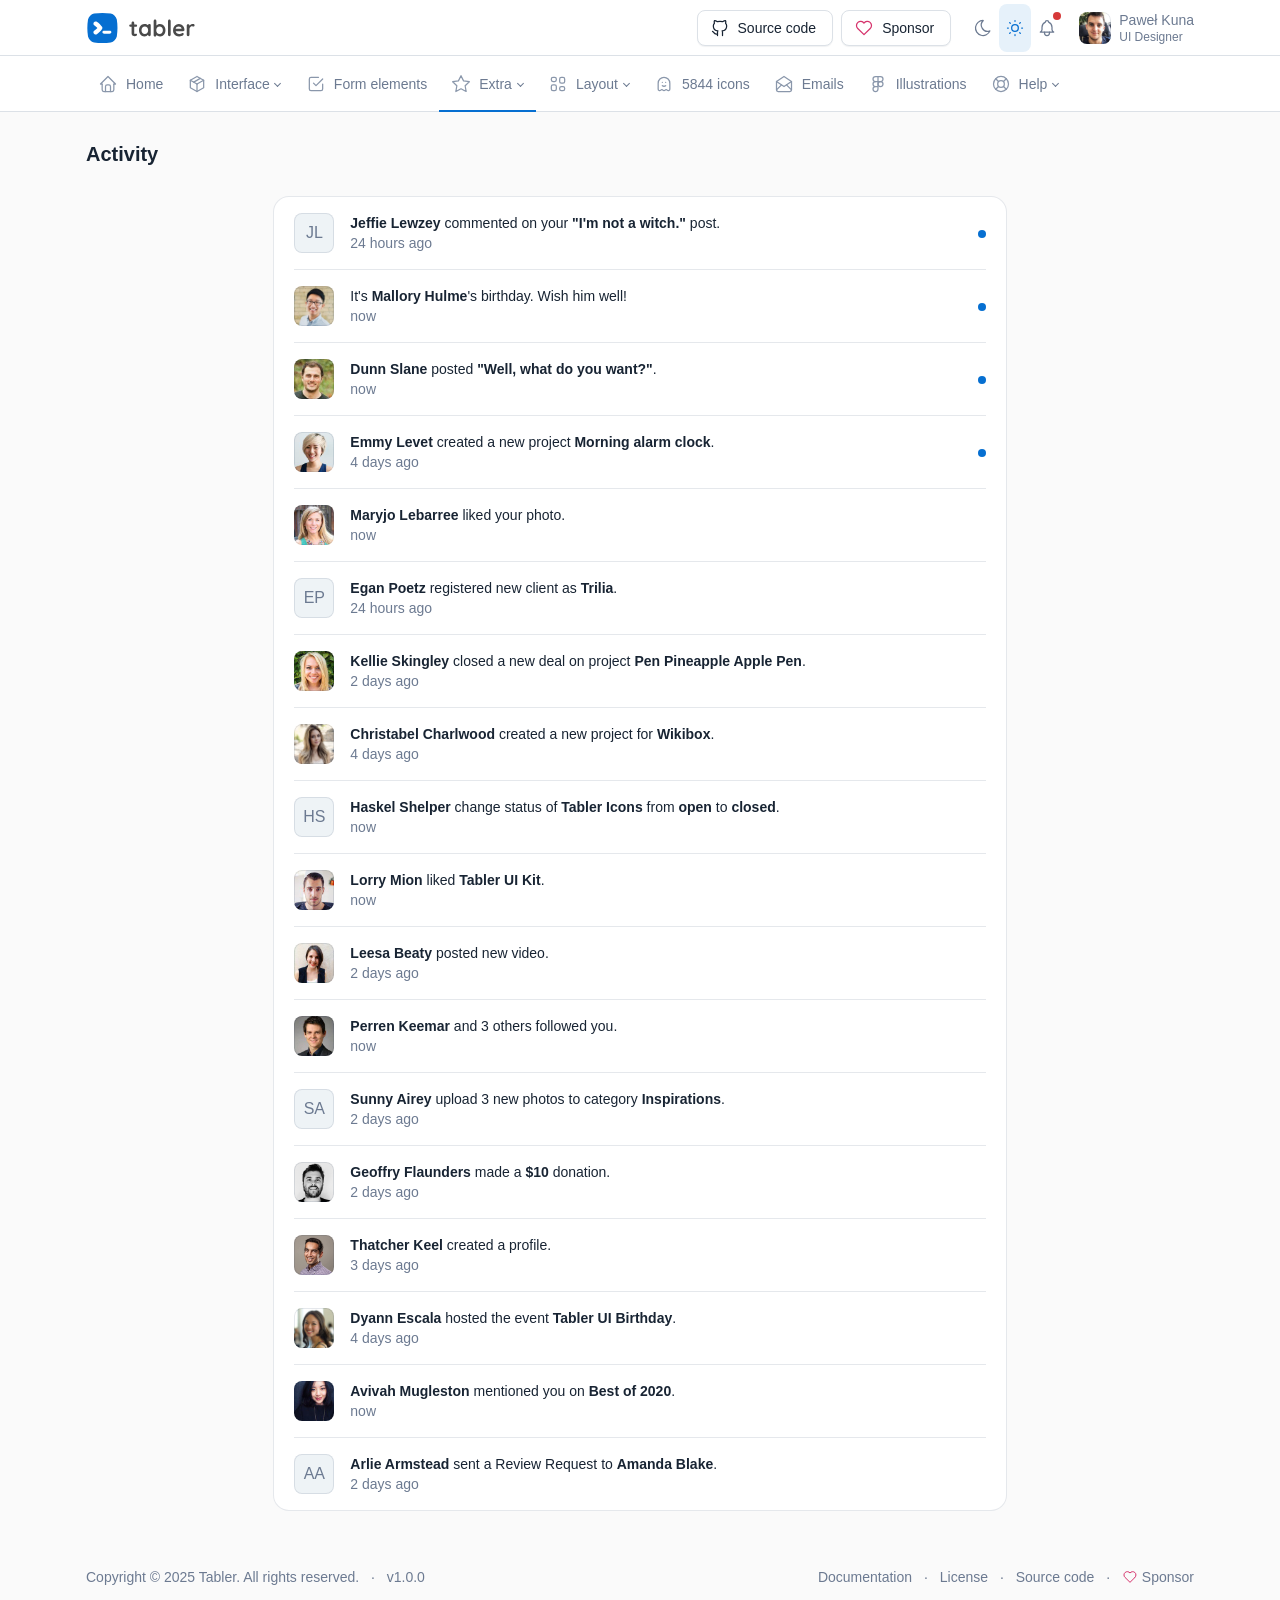
<file: demo/activity.html>
<!doctype html>
<!--
* Tabler - Premium and Open Source dashboard template with responsive and high quality UI.
* @version 1.0.0
* @link https://tabler.io
* Copyright 2018-2025 The Tabler Authors
* Copyright 2018-2025 codecalm.net Paweł Kuna
* Licensed under MIT (https://github.com/tabler/tabler/blob/master/LICENSE)
-->
<html lang="en">
<head>
	<meta charset="utf-8"/>
	<meta name="viewport" content="width=device-width, initial-scale=1, viewport-fit=cover"/>
	<meta http-equiv="X-UA-Compatible" content="ie=edge"/>
	<title>Tabler - Premium and Open Source dashboard template with responsive and high quality UI.</title>
	<!-- CSS files -->
<link href="./dist/css/tabler.min.css?1738096684" rel="stylesheet"/>
	<link href="./dist/css/tabler-flags.min.css?1738096684" rel="stylesheet"/>
	<link href="./dist/css/tabler-socials.min.css?1738096684" rel="stylesheet"/>
	<link href="./dist/css/tabler-payments.min.css?1738096684" rel="stylesheet"/>
	<link href="./dist/css/tabler-vendors.min.css?1738096684" rel="stylesheet"/>
	<link href="./dist/css/tabler-marketing.min.css?1738096684" rel="stylesheet"/>
<link href="./dist/css/demo.min.css?1738096684" rel="stylesheet"/>
	<style>
		@import url('https://rsms.me/inter/inter.css');
	</style>
</head>
<body>
<script src="./dist/js/demo-theme.min.js?1738096684"></script>
<div class="page">
		<!-- Navbar -->
	<header class="navbar navbar-expand-md d-print-none" >
		<div class="container-xl">
			<button class="navbar-toggler" type="button" data-bs-toggle="collapse" data-bs-target="#navbar-menu" aria-controls="navbar-menu" aria-expanded="false" aria-label="Toggle navigation">
	<span class="navbar-toggler-icon"></span>
</button>
<div class="navbar-brand navbar-brand-autodark d-none-navbar-horizontal pe-0 pe-md-3">
	<a href=".">
	<svg xmlns="http://www.w3.org/2000/svg" width="110" height="32" viewBox="0 0 232 68" class="navbar-brand-image">
		<path d="M64.6 16.2C63 9.9 58.1 5 51.8 3.4 40 1.5 28 1.5 16.2 3.4 9.9 5 5 9.9 3.4 16.2 1.5 28 1.5 40 3.4 51.8 5 58.1 9.9 63 16.2 64.6c11.8 1.9 23.8 1.9 35.6 0C58.1 63 63 58.1 64.6 51.8c1.9-11.8 1.9-23.8 0-35.6zM33.3 36.3c-2.8 4.4-6.6 8.2-11.1 11-1.5.9-3.3.9-4.8.1s-2.4-2.3-2.5-4c0-1.7.9-3.3 2.4-4.1 2.3-1.4 4.4-3.2 6.1-5.3-1.8-2.1-3.8-3.8-6.1-5.3-2.3-1.3-3-4.2-1.7-6.4s4.3-2.9 6.5-1.6c4.5 2.8 8.2 6.5 11.1 10.9 1 1.4 1 3.3.1 4.7zM49.2 46H37.8c-2.1 0-3.8-1-3.8-3s1.7-3 3.8-3h11.4c2.1 0 3.8 1 3.8 3s-1.7 3-3.8 3z" fill="#066fd1" style="fill: var(--tblr-primary, #066fd1)" />
		<path d="M105.8 46.1c.4 0 .9.2 1.2.6s.6 1 .6 1.7c0 .9-.5 1.6-1.4 2.2s-2 .9-3.2.9c-2 0-3.7-.4-5-1.3s-2-2.6-2-5.4V31.6h-2.2c-.8 0-1.4-.3-1.9-.8s-.9-1.1-.9-1.9c0-.7.3-1.4.8-1.8s1.2-.7 1.9-.7h2.2v-3.1c0-.8.3-1.5.8-2.1s1.3-.8 2.1-.8 1.5.3 2 .8.8 1.3.8 2.1v3.1h3.4c.8 0 1.4.3 1.9.8s.8 1.2.8 1.9-.3 1.4-.8 1.8-1.2.7-1.9.7h-3.4v13c0 .7.2 1.2.5 1.5s.8.5 1.4.5c.3 0 .6-.1 1.1-.2.5-.2.8-.3 1.2-.3zm28-20.7c.8 0 1.5.3 2.1.8.5.5.8 1.2.8 2.1v20.3c0 .8-.3 1.5-.8 2.1-.5.6-1.2.8-2.1.8s-1.5-.3-2-.8-.8-1.2-.8-2.1c-.8.9-1.9 1.7-3.2 2.4-1.3.7-2.8 1-4.3 1-2.2 0-4.2-.6-6-1.7-1.8-1.1-3.2-2.7-4.2-4.7s-1.6-4.3-1.6-6.9c0-2.6.5-4.9 1.5-6.9s2.4-3.6 4.2-4.8c1.8-1.1 3.7-1.7 5.9-1.7 1.5 0 3 .3 4.3.8 1.3.6 2.5 1.3 3.4 2.1 0-.8.3-1.5.8-2.1.5-.5 1.2-.7 2-.7zm-9.7 21.3c2.1 0 3.8-.8 5.1-2.3s2-3.4 2-5.7-.7-4.2-2-5.8c-1.3-1.5-3-2.3-5.1-2.3-2 0-3.7.8-5 2.3-1.3 1.5-2 3.5-2 5.8s.6 4.2 1.9 5.7 3 2.3 5.1 2.3zm32.1-21.3c2.2 0 4.2.6 6 1.7 1.8 1.1 3.2 2.7 4.2 4.7s1.6 4.3 1.6 6.9-.5 4.9-1.5 6.9-2.4 3.6-4.2 4.8c-1.8 1.1-3.7 1.7-5.9 1.7-1.5 0-3-.3-4.3-.9s-2.5-1.4-3.4-2.3v.3c0 .8-.3 1.5-.8 2.1-.5.6-1.2.8-2.1.8s-1.5-.3-2.1-.8c-.5-.5-.8-1.2-.8-2.1V18.9c0-.8.3-1.5.8-2.1.5-.6 1.2-.8 2.1-.8s1.5.3 2.1.8c.5.6.8 1.3.8 2.1v10c.8-1 1.8-1.8 3.2-2.5 1.3-.7 2.8-1 4.3-1zm-.7 21.3c2 0 3.7-.8 5-2.3s2-3.5 2-5.8-.6-4.2-1.9-5.7-3-2.3-5.1-2.3-3.8.8-5.1 2.3-2 3.4-2 5.7.7 4.2 2 5.8c1.3 1.6 3 2.3 5.1 2.3zm23.6 1.9c0 .8-.3 1.5-.8 2.1s-1.3.8-2.1.8-1.5-.3-2-.8-.8-1.3-.8-2.1V18.9c0-.8.3-1.5.8-2.1s1.3-.8 2.1-.8 1.5.3 2 .8.8 1.3.8 2.1v29.7zm29.3-10.5c0 .8-.3 1.4-.9 1.9-.6.5-1.2.7-2 .7h-15.8c.4 1.9 1.3 3.4 2.6 4.4 1.4 1.1 2.9 1.6 4.7 1.6 1.3 0 2.3-.1 3.1-.4.7-.2 1.3-.5 1.8-.8.4-.3.7-.5.9-.6.6-.3 1.1-.4 1.6-.4.7 0 1.2.2 1.7.7s.7 1 .7 1.7c0 .9-.4 1.6-1.3 2.4-.9.7-2.1 1.4-3.6 1.9s-3 .8-4.6.8c-2.7 0-5-.6-7-1.7s-3.5-2.7-4.6-4.6-1.6-4.2-1.6-6.6c0-2.8.6-5.2 1.7-7.2s2.7-3.7 4.6-4.8 3.9-1.7 6-1.7 4.1.6 6 1.7 3.4 2.7 4.5 4.7c.9 1.9 1.5 4.1 1.5 6.3zm-12.2-7.5c-3.7 0-5.9 1.7-6.6 5.2h12.6v-.3c-.1-1.3-.8-2.5-2-3.5s-2.5-1.4-4-1.4zm30.3-5.2c1 0 1.8.3 2.4.8.7.5 1 1.2 1 1.9 0 1-.3 1.7-.8 2.2-.5.5-1.1.8-1.8.7-.5 0-1-.1-1.6-.3-.2-.1-.4-.1-.6-.2-.4-.1-.7-.1-1.1-.1-.8 0-1.6.3-2.4.8s-1.4 1.3-1.9 2.3-.7 2.3-.7 3.7v11.4c0 .8-.3 1.5-.8 2.1-.5.6-1.2.8-2.1.8s-1.5-.3-2.1-.8c-.5-.6-.8-1.3-.8-2.1V28.8c0-.8.3-1.5.8-2.1.5-.6 1.2-.8 2.1-.8s1.5.3 2.1.8c.5.6.8 1.3.8 2.1v.6c.7-1.3 1.8-2.3 3.2-3 1.3-.7 2.8-1 4.3-1z" fill-rule="evenodd" clip-rule="evenodd" fill="#4a4a4a"/>
	</svg>
	</a>
</div>
<div class="navbar-nav flex-row order-md-last">
	<div class="nav-item d-none d-md-flex me-3">
		<div class="btn-list">
<a href="https://github.com/tabler/tabler" class="btn btn-5" target="_blank" rel="noreferrer">
	<!-- Download SVG icon from http://tabler.io/icons/icon/brand-github -->
	<svg xmlns="http://www.w3.org/2000/svg" width="24" height="24" viewBox="0 0 24 24" fill="none" stroke="currentColor" stroke-width="2" stroke-linecap="round" stroke-linejoin="round" class="icon icon-2"><path d="M9 19c-4.3 1.4 -4.3 -2.5 -6 -3m12 5v-3.5c0 -1 .1 -1.4 -.5 -2c2.8 -.3 5.5 -1.4 5.5 -6a4.6 4.6 0 0 0 -1.3 -3.2a4.2 4.2 0 0 0 -.1 -3.2s-1.1 -.3 -3.5 1.3a12.3 12.3 0 0 0 -6.2 0c-2.4 -1.6 -3.5 -1.3 -3.5 -1.3a4.2 4.2 0 0 0 -.1 3.2a4.6 4.6 0 0 0 -1.3 3.2c0 4.6 2.7 5.7 5.5 6c-.6 .6 -.6 1.2 -.5 2v3.5" /></svg>
Source code
</a>
<a href="https://github.com/sponsors/codecalm" class="btn btn-6" target="_blank" rel="noreferrer">
	<!-- Download SVG icon from http://tabler.io/icons/icon/heart -->
	<svg xmlns="http://www.w3.org/2000/svg" width="24" height="24" viewBox="0 0 24 24" fill="none" stroke="currentColor" stroke-width="2" stroke-linecap="round" stroke-linejoin="round" class="icon text-pink icon-2"><path d="M19.5 12.572l-7.5 7.428l-7.5 -7.428a5 5 0 1 1 7.5 -6.566a5 5 0 1 1 7.5 6.572" /></svg>
Sponsor
</a>
		</div>
	</div>
	<div class="d-none d-md-flex">
		<a href="?theme=dark" class="nav-link px-0 hide-theme-dark" title="Enable dark mode" data-bs-toggle="tooltip"
		   data-bs-placement="bottom">
	<!-- Download SVG icon from http://tabler.io/icons/icon/moon -->
	<svg xmlns="http://www.w3.org/2000/svg" width="24" height="24" viewBox="0 0 24 24" fill="none" stroke="currentColor" stroke-width="2" stroke-linecap="round" stroke-linejoin="round" class="icon icon-1"><path d="M12 3c.132 0 .263 0 .393 0a7.5 7.5 0 0 0 7.92 12.446a9 9 0 1 1 -8.313 -12.454z" /></svg>
		</a>
		<a href="?theme=light" class="nav-link px-0 hide-theme-light" title="Enable light mode" data-bs-toggle="tooltip"
		   data-bs-placement="bottom">
	<!-- Download SVG icon from http://tabler.io/icons/icon/sun -->
	<svg xmlns="http://www.w3.org/2000/svg" width="24" height="24" viewBox="0 0 24 24" fill="none" stroke="currentColor" stroke-width="2" stroke-linecap="round" stroke-linejoin="round" class="icon icon-1"><path d="M12 12m-4 0a4 4 0 1 0 8 0a4 4 0 1 0 -8 0" /><path d="M3 12h1m8 -9v1m8 8h1m-9 8v1m-6.4 -15.4l.7 .7m12.1 -.7l-.7 .7m0 11.4l.7 .7m-12.1 -.7l-.7 .7" /></svg>
		</a>
		<div class="nav-item dropdown d-none d-md-flex me-3">
			<a href="#" class="nav-link px-0" data-bs-toggle="dropdown" tabindex="-1" aria-label="Show notifications">
	<!-- Download SVG icon from http://tabler.io/icons/icon/bell -->
	<svg xmlns="http://www.w3.org/2000/svg" width="24" height="24" viewBox="0 0 24 24" fill="none" stroke="currentColor" stroke-width="2" stroke-linecap="round" stroke-linejoin="round" class="icon icon-1"><path d="M10 5a2 2 0 1 1 4 0a7 7 0 0 1 4 6v3a4 4 0 0 0 2 3h-16a4 4 0 0 0 2 -3v-3a7 7 0 0 1 4 -6" /><path d="M9 17v1a3 3 0 0 0 6 0v-1" /></svg>
				<span class="badge bg-red"></span>
			</a>
			<div class="dropdown-menu dropdown-menu-arrow dropdown-menu-end dropdown-menu-card">
				<div class="card">
	<div class="card-header">
		<h3 class="card-title">Last updates</h3>
	</div>
	<div class="list-group list-group-flush list-group-hoverable">
		<div class="list-group-item">
			<div class="row align-items-center">
				<div class="col-auto"><span class="status-dot status-dot-animated bg-red d-block"></span></div>
				<div class="col text-truncate">
					<a href="#" class="text-body d-block">Example 1</a>
					<div class="d-block text-secondary text-truncate mt-n1">
						Change deprecated html tags to text decoration classes (#29604)
					</div>
				</div>
				<div class="col-auto">
					<a href="#" class="list-group-item-actions">
	<!-- Download SVG icon from http://tabler.io/icons/icon/star -->
	<svg xmlns="http://www.w3.org/2000/svg" width="24" height="24" viewBox="0 0 24 24" fill="none" stroke="currentColor" stroke-width="2" stroke-linecap="round" stroke-linejoin="round" class="icon text-muted icon-2"><path d="M12 17.75l-6.172 3.245l1.179 -6.873l-5 -4.867l6.9 -1l3.086 -6.253l3.086 6.253l6.9 1l-5 4.867l1.179 6.873z" /></svg>
					</a>
				</div>
			</div>
		</div>
		<div class="list-group-item">
			<div class="row align-items-center">
				<div class="col-auto"><span class="status-dot d-block"></span></div>
				<div class="col text-truncate">
					<a href="#" class="text-body d-block">Example 2</a>
					<div class="d-block text-secondary text-truncate mt-n1">
						justify-content:between ⇒ justify-content:space-between (#29734)
					</div>
				</div>
				<div class="col-auto">
					<a href="#" class="list-group-item-actions show">
	<!-- Download SVG icon from http://tabler.io/icons/icon/star -->
	<svg xmlns="http://www.w3.org/2000/svg" width="24" height="24" viewBox="0 0 24 24" fill="none" stroke="currentColor" stroke-width="2" stroke-linecap="round" stroke-linejoin="round" class="icon text-yellow icon-2"><path d="M12 17.75l-6.172 3.245l1.179 -6.873l-5 -4.867l6.9 -1l3.086 -6.253l3.086 6.253l6.9 1l-5 4.867l1.179 6.873z" /></svg>
					</a>
				</div>
			</div>
		</div>
		<div class="list-group-item">
			<div class="row align-items-center">
				<div class="col-auto"><span class="status-dot d-block"></span></div>
				<div class="col text-truncate">
					<a href="#" class="text-body d-block">Example 3</a>
					<div class="d-block text-secondary text-truncate mt-n1">
						Update change-version.js (#29736)
					</div>
				</div>
				<div class="col-auto">
					<a href="#" class="list-group-item-actions">
	<!-- Download SVG icon from http://tabler.io/icons/icon/star -->
	<svg xmlns="http://www.w3.org/2000/svg" width="24" height="24" viewBox="0 0 24 24" fill="none" stroke="currentColor" stroke-width="2" stroke-linecap="round" stroke-linejoin="round" class="icon text-muted icon-2"><path d="M12 17.75l-6.172 3.245l1.179 -6.873l-5 -4.867l6.9 -1l3.086 -6.253l3.086 6.253l6.9 1l-5 4.867l1.179 6.873z" /></svg>
					</a>
				</div>
			</div>
		</div>
		<div class="list-group-item">
			<div class="row align-items-center">
				<div class="col-auto"><span class="status-dot status-dot-animated bg-green d-block"></span></div>
				<div class="col text-truncate">
					<a href="#" class="text-body d-block">Example 4</a>
					<div class="d-block text-secondary text-truncate mt-n1">
						Regenerate package-lock.json (#29730)
					</div>
				</div>
				<div class="col-auto">
					<a href="#" class="list-group-item-actions">
	<!-- Download SVG icon from http://tabler.io/icons/icon/star -->
	<svg xmlns="http://www.w3.org/2000/svg" width="24" height="24" viewBox="0 0 24 24" fill="none" stroke="currentColor" stroke-width="2" stroke-linecap="round" stroke-linejoin="round" class="icon text-muted icon-2"><path d="M12 17.75l-6.172 3.245l1.179 -6.873l-5 -4.867l6.9 -1l3.086 -6.253l3.086 6.253l6.9 1l-5 4.867l1.179 6.873z" /></svg>
					</a>
				</div>
			</div>
		</div>
	</div>
</div>
			</div>
		</div>
	</div>
	<div class="nav-item dropdown">
		<a href="#" class="nav-link d-flex lh-1 text-reset p-0" data-bs-toggle="dropdown" aria-label="Open user menu">
<span class="avatar avatar-sm" style="background-image: url(./static/avatars/000m.jpg)"></span>
			<div class="d-none d-xl-block ps-2">
				<div>Paweł Kuna</div>
				<div class="mt-1 small text-secondary">UI Designer</div>
			</div>
		</a>
		<div class="dropdown-menu dropdown-menu-end dropdown-menu-arrow">
			<a href="#" class="dropdown-item">Status</a>
			<a href="./profile.html" class="dropdown-item">Profile</a>
			<a href="#" class="dropdown-item">Feedback</a>
			<div class="dropdown-divider"></div>
			<a href="./settings.html" class="dropdown-item">Settings</a>
			<a href="./sign-in.html" class="dropdown-item">Logout</a>
		</div>
	</div>
</div>
		</div>
	</header>
	<header class="navbar-expand-md">
		<div class="collapse navbar-collapse" id="navbar-menu">
			<div class="navbar">
				<div class="container-xl">
					<div class="row flex-fill align-items-center">
						<div class="col">
<ul class="navbar-nav">
		<li class="nav-item">
			<a class="nav-link" href="./" >
				<span class="nav-link-icon d-md-none d-lg-inline-block">
	<!-- Download SVG icon from http://tabler.io/icons/icon/home -->
	<svg xmlns="http://www.w3.org/2000/svg" width="24" height="24" viewBox="0 0 24 24" fill="none" stroke="currentColor" stroke-width="2" stroke-linecap="round" stroke-linejoin="round" class="icon icon-1"><path d="M5 12l-2 0l9 -9l9 9l-2 0" /><path d="M5 12v7a2 2 0 0 0 2 2h10a2 2 0 0 0 2 -2v-7" /><path d="M9 21v-6a2 2 0 0 1 2 -2h2a2 2 0 0 1 2 2v6" /></svg>
</span>
				<span class="nav-link-title">
					Home
				</span>
			</a>
		</li>
		<li class="nav-item dropdown">
			<a class="nav-link dropdown-toggle" href="#navbar-base" data-bs-toggle="dropdown" data-bs-auto-close="outside" role="button" aria-expanded="false" >
				<span class="nav-link-icon d-md-none d-lg-inline-block">
	<!-- Download SVG icon from http://tabler.io/icons/icon/package -->
	<svg xmlns="http://www.w3.org/2000/svg" width="24" height="24" viewBox="0 0 24 24" fill="none" stroke="currentColor" stroke-width="2" stroke-linecap="round" stroke-linejoin="round" class="icon icon-1"><path d="M12 3l8 4.5l0 9l-8 4.5l-8 -4.5l0 -9l8 -4.5" /><path d="M12 12l8 -4.5" /><path d="M12 12l0 9" /><path d="M12 12l-8 -4.5" /><path d="M16 5.25l-8 4.5" /></svg>
</span>
				<span class="nav-link-title">
					Interface
				</span>
			</a>
			<div class="dropdown-menu">
					<div class="dropdown-menu-columns">
					<div class="dropdown-menu-column">
					<a class="dropdown-item" href="./accordion.html">
						Accordion
					</a>
					<a class="dropdown-item" href="./alerts.html">
						Alerts
					</a>
					<div class="dropend">
					<a class="dropdown-item dropdown-toggle" href="#sidebar-authentication" data-bs-toggle="dropdown" data-bs-auto-close="outside" role="button" aria-expanded="false" >
						Authentication
					</a>
					<div class="dropdown-menu">
						<a href="./sign-in.html" class="dropdown-item">
							Sign in
						</a>
						<a href="./sign-in-link.html" class="dropdown-item">
							Sign in link
						</a>
						<a href="./sign-in-illustration.html" class="dropdown-item">
							Sign in with illustration
						</a>
						<a href="./sign-in-cover.html" class="dropdown-item">
							Sign in with cover
						</a>
						<a href="./sign-up.html" class="dropdown-item">
							Sign up
						</a>
						<a href="./forgot-password.html" class="dropdown-item">
							Forgot password
						</a>
						<a href="./terms-of-service.html" class="dropdown-item">
							Terms of service
						</a>
						<a href="./auth-lock.html" class="dropdown-item">
							Lock screen
						</a>
						<a href="./2-step-verification.html" class="dropdown-item">
							2 step verification
						</a>
						<a href="./2-step-verification-code.html" class="dropdown-item">
							2 step verification code
						</a>
					</div>
					</div>
					<a class="dropdown-item" href="./badges.html">
						Badges
						<span class="badge badge-sm bg-green-lt text-uppercase ms-auto">New</span>
					</a>
					<a class="dropdown-item" href="./blank.html">
						Blank page
					</a>
					<a class="dropdown-item" href="./buttons.html">
						Buttons
					</a>
					<div class="dropend">
					<a class="dropdown-item dropdown-toggle" href="#sidebar-cards" data-bs-toggle="dropdown" data-bs-auto-close="outside" role="button" aria-expanded="false" >
						Cards
						<span class="badge badge-sm bg-green-lt text-uppercase ms-auto">New</span>
					</a>
					<div class="dropdown-menu">
						<a href="./cards.html" class="dropdown-item">
							Sample cards
						</a>
						<a href="./card-actions.html" class="dropdown-item">
							Card actions
							<span class="badge badge-sm bg-green-lt text-uppercase ms-auto">New</span>
						</a>
						<a href="./cards-masonry.html" class="dropdown-item">
							Cards Masonry
						</a>
					</div>
					</div>
					<a class="dropdown-item" href="./carousel.html">
						Carousel
						<span class="badge badge-sm bg-green-lt text-uppercase ms-auto">New</span>
					</a>
					<a class="dropdown-item" href="./charts.html">
						Charts
					</a>
					<a class="dropdown-item" href="./colorpicker.html">
						Color picker
						<span class="badge badge-sm bg-green-lt text-uppercase ms-auto">New</span>
					</a>
					<a class="dropdown-item" href="./colors.html">
						Colors
					</a>
					<a class="dropdown-item" href="./datagrid.html">
						Data grid
						<span class="badge badge-sm bg-green-lt text-uppercase ms-auto">New</span>
					</a>
					<a class="dropdown-item" href="./datatables.html">
						Datatables
						<span class="badge badge-sm bg-green-lt text-uppercase ms-auto">New</span>
					</a>
					<a class="dropdown-item" href="./dropdowns.html">
						Dropdowns
					</a>
					<a class="dropdown-item" href="./dropzone.html">
						Dropzone
						<span class="badge badge-sm bg-green-lt text-uppercase ms-auto">New</span>
					</a>
					<div class="dropend">
					<a class="dropdown-item dropdown-toggle" href="#sidebar-error" data-bs-toggle="dropdown" data-bs-auto-close="outside" role="button" aria-expanded="false" >
						Error pages
					</a>
					<div class="dropdown-menu">
						<a href="./error-404.html" class="dropdown-item">
							404 page
						</a>
						<a href="./error-500.html" class="dropdown-item">
							500 page
						</a>
						<a href="./error-maintenance.html" class="dropdown-item">
							Maintenance page
						</a>
					</div>
					</div>
					<a class="dropdown-item" href="./flags.html">
						Flags
						<span class="badge badge-sm bg-green-lt text-uppercase ms-auto">New</span>
					</a>
					<a class="dropdown-item" href="./inline-player.html">
						Inline player
						<span class="badge badge-sm bg-green-lt text-uppercase ms-auto">New</span>
					</a>
					<a class="dropdown-item" href="./lightbox.html">
						Lightbox
						<span class="badge badge-sm bg-green-lt text-uppercase ms-auto">New</span>
					</a>
						</div><div class="dropdown-menu-column">
					<a class="dropdown-item" href="./lists.html">
						Lists
					</a>
					<a class="dropdown-item" href="./modals.html">
						Modal
					</a>
					<a class="dropdown-item" href="./maps.html">
						Map
					</a>
					<a class="dropdown-item" href="./map-fullsize.html">
						Map fullsize
					</a>
					<a class="dropdown-item" href="./maps-vector.html">
						Map vector
						<span class="badge badge-sm bg-green-lt text-uppercase ms-auto">New</span>
					</a>
					<a class="dropdown-item" href="./markdown.html">
						Markdown
					</a>
					<a class="dropdown-item" href="./navigation.html">
						Navigation
					</a>
					<a class="dropdown-item" href="./offcanvas.html">
						Offcanvas
					</a>
					<a class="dropdown-item" href="./pagination.html">
						Pagination
					</a>
					<a class="dropdown-item" href="./placeholder.html">
						Placeholder
					</a>
					<a class="dropdown-item" href="./social-icons.html">
						Social icons
						<span class="badge badge-sm bg-green-lt text-uppercase ms-auto">New</span>
					</a>
					<a class="dropdown-item" href="./stars-rating.html">
						Stars rating
						<span class="badge badge-sm bg-green-lt text-uppercase ms-auto">New</span>
					</a>
					<a class="dropdown-item" href="./steps.html">
						Steps
						<span class="badge badge-sm bg-green-lt text-uppercase ms-auto">New</span>
					</a>
					<a class="dropdown-item" href="./tables.html">
						Tables
					</a>
					<a class="dropdown-item" href="./tabs.html">
						Tabs
					</a>
					<a class="dropdown-item" href="./tags.html">
						Tags
					</a>
					<a class="dropdown-item" href="./tinymce.html">
						TinyMCE
						<span class="badge badge-sm bg-green-lt text-uppercase ms-auto">New</span>
					</a>
					<a class="dropdown-item" href="./toasts.html">
						Toasts
					</a>
					<a class="dropdown-item" href="./typography.html">
						Typography
					</a>
				</div></div>
				</div>
		</li>
		<li class="nav-item">
			<a class="nav-link" href="./form-elements.html" >
				<span class="nav-link-icon d-md-none d-lg-inline-block">
	<!-- Download SVG icon from http://tabler.io/icons/icon/checkbox -->
	<svg xmlns="http://www.w3.org/2000/svg" width="24" height="24" viewBox="0 0 24 24" fill="none" stroke="currentColor" stroke-width="2" stroke-linecap="round" stroke-linejoin="round" class="icon icon-1"><path d="M9 11l3 3l8 -8" /><path d="M20 12v6a2 2 0 0 1 -2 2h-12a2 2 0 0 1 -2 -2v-12a2 2 0 0 1 2 -2h9" /></svg>
</span>
				<span class="nav-link-title">
					Form elements
				</span>
			</a>
		</li>
		<li class="nav-item active dropdown">
			<a class="nav-link dropdown-toggle" href="#navbar-extra" data-bs-toggle="dropdown" data-bs-auto-close="outside" role="button" aria-expanded="false" >
				<span class="nav-link-icon d-md-none d-lg-inline-block">
	<!-- Download SVG icon from http://tabler.io/icons/icon/star -->
	<svg xmlns="http://www.w3.org/2000/svg" width="24" height="24" viewBox="0 0 24 24" fill="none" stroke="currentColor" stroke-width="2" stroke-linecap="round" stroke-linejoin="round" class="icon icon-1"><path d="M12 17.75l-6.172 3.245l1.179 -6.873l-5 -4.867l6.9 -1l3.086 -6.253l3.086 6.253l6.9 1l-5 4.867l1.179 6.873z" /></svg>
</span>
				<span class="nav-link-title">
					Extra
				</span>
			</a>
			<div class="dropdown-menu">
					<div class="dropdown-menu-columns">
					<div class="dropdown-menu-column">
					<a class="dropdown-item active" href="./activity.html">
						Activity
					</a>
					<a class="dropdown-item" href="./chat.html">
						Chat
						<span class="badge badge-sm bg-green-lt text-uppercase ms-auto">New</span>
					</a>
					<a class="dropdown-item" href="./cookie-banner.html">
						Cookie banner
						<span class="badge badge-sm bg-green-lt text-uppercase ms-auto">New</span>
					</a>
					<a class="dropdown-item" href="./empty.html">
						Empty page
					</a>
					<a class="dropdown-item" href="./faq.html">
						FAQ
						<span class="badge badge-sm bg-green-lt text-uppercase ms-auto">New</span>
					</a>
					<a class="dropdown-item" href="./gallery.html">
						Gallery
					</a>
					<a class="dropdown-item" href="./invoice.html">
						Invoice
					</a>
					<a class="dropdown-item" href="./job-listing.html">
						Job listing
						<span class="badge badge-sm bg-green-lt text-uppercase ms-auto">New</span>
					</a>
					<a class="dropdown-item" href="./license.html">
						License
					</a>
					<a class="dropdown-item" href="./logs.html">
						Logs
						<span class="badge badge-sm bg-green-lt text-uppercase ms-auto">New</span>
					</a>
					<a class="dropdown-item" href="./marketing/index.html">
						Marketing
						<span class="badge badge-sm bg-green-lt text-uppercase ms-auto">New</span>
					</a>
					<a class="dropdown-item" href="./music.html">
						Music
					</a>
					<a class="dropdown-item" href="./page-loader.html">
						Page loader
						<span class="badge badge-sm bg-green-lt text-uppercase ms-auto">New</span>
					</a>
						</div><div class="dropdown-menu-column">
					<a class="dropdown-item" href="./payment-providers.html">
						Payment providers
						<span class="badge badge-sm bg-green-lt text-uppercase ms-auto">New</span>
					</a>
					<a class="dropdown-item" href="./photogrid.html">
						Photogrid
						<span class="badge badge-sm bg-green-lt text-uppercase ms-auto">New</span>
					</a>
					<a class="dropdown-item" href="./pricing.html">
						Pricing cards
					</a>
					<a class="dropdown-item" href="./pricing-table.html">
						Pricing table
					</a>
					<a class="dropdown-item" href="./search-results.html">
						Search results
					</a>
					<a class="dropdown-item" href="./settings.html">
						Settings
						<span class="badge badge-sm bg-green-lt text-uppercase ms-auto">New</span>
					</a>
					<a class="dropdown-item" href="./tasks.html">
						Tasks
						<span class="badge badge-sm bg-green-lt text-uppercase ms-auto">New</span>
					</a>
					<a class="dropdown-item" href="./trial-ended.html">
						Trial ended
						<span class="badge badge-sm bg-green-lt text-uppercase ms-auto">New</span>
					</a>
					<a class="dropdown-item" href="./uptime.html">
						Uptime monitor
					</a>
					<a class="dropdown-item" href="./users.html">
						Users
					</a>
					<a class="dropdown-item" href="./widgets.html">
						Widgets
					</a>
					<a class="dropdown-item" href="./wizard.html">
						Wizard
					</a>
				</div></div>
				</div>
		</li>
		<li class="nav-item dropdown">
			<a class="nav-link dropdown-toggle" href="#navbar-layout" data-bs-toggle="dropdown" data-bs-auto-close="outside" role="button" aria-expanded="false" >
				<span class="nav-link-icon d-md-none d-lg-inline-block">
	<!-- Download SVG icon from http://tabler.io/icons/icon/layout-2 -->
	<svg xmlns="http://www.w3.org/2000/svg" width="24" height="24" viewBox="0 0 24 24" fill="none" stroke="currentColor" stroke-width="2" stroke-linecap="round" stroke-linejoin="round" class="icon icon-1"><path d="M4 4m0 2a2 2 0 0 1 2 -2h2a2 2 0 0 1 2 2v1a2 2 0 0 1 -2 2h-2a2 2 0 0 1 -2 -2z" /><path d="M4 13m0 2a2 2 0 0 1 2 -2h2a2 2 0 0 1 2 2v3a2 2 0 0 1 -2 2h-2a2 2 0 0 1 -2 -2z" /><path d="M14 4m0 2a2 2 0 0 1 2 -2h2a2 2 0 0 1 2 2v3a2 2 0 0 1 -2 2h-2a2 2 0 0 1 -2 -2z" /><path d="M14 15m0 2a2 2 0 0 1 2 -2h2a2 2 0 0 1 2 2v1a2 2 0 0 1 -2 2h-2a2 2 0 0 1 -2 -2z" /></svg>
</span>
				<span class="nav-link-title">
					Layout
				</span>
			</a>
			<div class="dropdown-menu">
					<div class="dropdown-menu-columns">
					<div class="dropdown-menu-column">
					<a class="dropdown-item" href="./layout-boxed.html">
						Boxed
						<span class="badge badge-sm bg-green-lt text-uppercase ms-auto">New</span>
					</a>
					<a class="dropdown-item" href="./layout-combo.html">
						Combined
					</a>
					<a class="dropdown-item" href="./layout-condensed.html">
						Condensed
					</a>
					<a class="dropdown-item" href="./layout-fluid.html">
						Fluid
					</a>
					<a class="dropdown-item" href="./layout-fluid-vertical.html">
						Fluid vertical
					</a>
					<a class="dropdown-item" href="./layout-horizontal.html">
						Horizontal
					</a>
					<a class="dropdown-item" href="./layout-navbar-dark.html">
						Navbar dark
					</a>
						</div><div class="dropdown-menu-column">
					<a class="dropdown-item" href="./layout-navbar-overlap.html">
						Navbar overlap
					</a>
					<a class="dropdown-item" href="./layout-navbar-sticky.html">
						Navbar sticky
					</a>
					<a class="dropdown-item" href="./layout-vertical-right.html">
						Right vertical
					</a>
					<a class="dropdown-item" href="./layout-rtl.html">
						RTL mode
					</a>
					<a class="dropdown-item" href="./layout-vertical.html">
						Vertical
					</a>
					<a class="dropdown-item" href="./layout-vertical-transparent.html">
						Vertical transparent
					</a>
				</div></div>
				</div>
		</li>
		<li class="nav-item">
			<a class="nav-link" href="./icons.html" >
				<span class="nav-link-icon d-md-none d-lg-inline-block">
	<!-- Download SVG icon from http://tabler.io/icons/icon/ghost -->
	<svg xmlns="http://www.w3.org/2000/svg" width="24" height="24" viewBox="0 0 24 24" fill="none" stroke="currentColor" stroke-width="2" stroke-linecap="round" stroke-linejoin="round" class="icon icon-1"><path d="M5 11a7 7 0 0 1 14 0v7a1.78 1.78 0 0 1 -3.1 1.4a1.65 1.65 0 0 0 -2.6 0a1.65 1.65 0 0 1 -2.6 0a1.65 1.65 0 0 0 -2.6 0a1.78 1.78 0 0 1 -3.1 -1.4v-7" /><path d="M10 10l.01 0" /><path d="M14 10l.01 0" /><path d="M10 14a3.5 3.5 0 0 0 4 0" /></svg>
</span>
				<span class="nav-link-title">
					5844 icons
				</span>
			</a>
		</li>
		<li class="nav-item">
			<a class="nav-link" href="./emails.html" >
				<span class="nav-link-icon d-md-none d-lg-inline-block">
	<!-- Download SVG icon from http://tabler.io/icons/icon/mail-opened -->
	<svg xmlns="http://www.w3.org/2000/svg" width="24" height="24" viewBox="0 0 24 24" fill="none" stroke="currentColor" stroke-width="2" stroke-linecap="round" stroke-linejoin="round" class="icon icon-1"><path d="M3 9l9 6l9 -6l-9 -6l-9 6" /><path d="M21 9v10a2 2 0 0 1 -2 2h-14a2 2 0 0 1 -2 -2v-10" /><path d="M3 19l6 -6" /><path d="M15 13l6 6" /></svg>
</span>
				<span class="nav-link-title">
					Emails
				</span>
			</a>
		</li>
		<li class="nav-item">
			<a class="nav-link" href="./illustrations.html" >
				<span class="nav-link-icon d-md-none d-lg-inline-block">
	<!-- Download SVG icon from http://tabler.io/icons/icon/brand-figma -->
	<svg xmlns="http://www.w3.org/2000/svg" width="24" height="24" viewBox="0 0 24 24" fill="none" stroke="currentColor" stroke-width="2" stroke-linecap="round" stroke-linejoin="round" class="icon icon-1"><path d="M15 12m-3 0a3 3 0 1 0 6 0a3 3 0 1 0 -6 0" /><path d="M6 3m0 3a3 3 0 0 1 3 -3h6a3 3 0 0 1 3 3v0a3 3 0 0 1 -3 3h-6a3 3 0 0 1 -3 -3z" /><path d="M9 9a3 3 0 0 0 0 6h3m-3 0a3 3 0 1 0 3 3v-15" /></svg>
</span>
				<span class="nav-link-title">
					Illustrations
				</span>
			</a>
		</li>
		<li class="nav-item dropdown">
			<a class="nav-link dropdown-toggle" href="#navbar-help" data-bs-toggle="dropdown" data-bs-auto-close="outside" role="button" aria-expanded="false" >
				<span class="nav-link-icon d-md-none d-lg-inline-block">
	<!-- Download SVG icon from http://tabler.io/icons/icon/lifebuoy -->
	<svg xmlns="http://www.w3.org/2000/svg" width="24" height="24" viewBox="0 0 24 24" fill="none" stroke="currentColor" stroke-width="2" stroke-linecap="round" stroke-linejoin="round" class="icon icon-1"><path d="M12 12m-4 0a4 4 0 1 0 8 0a4 4 0 1 0 -8 0" /><path d="M12 12m-9 0a9 9 0 1 0 18 0a9 9 0 1 0 -18 0" /><path d="M15 15l3.35 3.35" /><path d="M9 15l-3.35 3.35" /><path d="M5.65 5.65l3.35 3.35" /><path d="M18.35 5.65l-3.35 3.35" /></svg>
</span>
				<span class="nav-link-title">
					Help
				</span>
			</a>
			<div class="dropdown-menu">
					<a class="dropdown-item" href="https://tabler.io/docs" target="_blank" rel="noopener">
						Documentation
					</a>
					<a class="dropdown-item" href="./changelog.html">
						Changelog
					</a>
					<a class="dropdown-item" href="https://github.com/tabler/tabler" target="_blank" rel="noopener">
						Source code
					</a>
					<a class="dropdown-item text-pink" href="https://github.com/sponsors/codecalm" target="_blank" rel="noopener">
	<!-- Download SVG icon from http://tabler.io/icons/icon/heart -->
	<svg xmlns="http://www.w3.org/2000/svg" width="24" height="24" viewBox="0 0 24 24" fill="none" stroke="currentColor" stroke-width="2" stroke-linecap="round" stroke-linejoin="round" class="icon icon-inline me-1 icon-2"><path d="M19.5 12.572l-7.5 7.428l-7.5 -7.428a5 5 0 1 1 7.5 -6.566a5 5 0 1 1 7.5 6.572" /></svg>
						Sponsor project!
					</a>
				</div>
		</li>
</ul>
						</div>
						<div class="col-2 d-none d-xxl-block">
<div class="my-2 my-md-0 flex-grow-1 flex-md-grow-0 order-first order-md-last">
	<form action="./" method="get" autocomplete="off" novalidate>
<div class="input-icon">
		<span class="input-icon-addon">
	<!-- Download SVG icon from http://tabler.io/icons/icon/search -->
	<svg xmlns="http://www.w3.org/2000/svg" width="24" height="24" viewBox="0 0 24 24" fill="none" stroke="currentColor" stroke-width="2" stroke-linecap="round" stroke-linejoin="round" class="icon icon-1"><path d="M10 10m-7 0a7 7 0 1 0 14 0a7 7 0 1 0 -14 0" /><path d="M21 21l-6 -6" /></svg>
		</span>
	<input type="text" value="" class="form-control" placeholder="Search…" aria-label="Search in website">
</div>
	</form>
</div>
						</div>
					</div>
				</div>
			</div>
		</div>
	</header>
	<div class="page-wrapper">
<!-- Page header -->
<div class="page-header d-print-none">
	<div class="container-xl">
		<div class="row g-2 align-items-center">
			<div class="col">
				<h2 class="page-title">
					Activity
				</h2>
			</div>
		</div>
	</div>
</div>
		<!-- Page body -->
		<div class="page-body">
			<div class="container-xl">
<div class="row justify-content-center">
	<div class="col-8">
		<div class="card">
			<div class="card-body">
<div class="divide-y">
		<div>
			<div class="row">
				<div class="col-auto">
<span class="avatar avatar-1">JL</span>
				</div>
				<div class="col">
					<div class="text-truncate">
						<strong>Jeffie Lewzey</strong> commented on your <strong>"I'm not a witch."</strong> post.
					</div>
					<div class="text-secondary">24 hours ago</div>
				</div>
				<div class="col-auto align-self-center">
					<div class="badge bg-primary"></div>
				</div>
			</div>
		</div>
		<div>
			<div class="row">
				<div class="col-auto">
<span class="avatar avatar-1" style="background-image: url(./static/avatars/002m.jpg)"></span>
				</div>
				<div class="col">
					<div class="text-truncate">
						It's <strong>Mallory Hulme</strong>'s birthday. Wish him well!
					</div>
					<div class="text-secondary">now</div>
				</div>
				<div class="col-auto align-self-center">
					<div class="badge bg-primary"></div>
				</div>
			</div>
		</div>
		<div>
			<div class="row">
				<div class="col-auto">
<span class="avatar avatar-1" style="background-image: url(./static/avatars/003m.jpg)"></span>
				</div>
				<div class="col">
					<div class="text-truncate">
						<strong>Dunn Slane</strong> posted <strong>"Well, what do you want?"</strong>.
					</div>
					<div class="text-secondary">now</div>
				</div>
				<div class="col-auto align-self-center">
					<div class="badge bg-primary"></div>
				</div>
			</div>
		</div>
		<div>
			<div class="row">
				<div class="col-auto">
<span class="avatar avatar-1" style="background-image: url(./static/avatars/000f.jpg)"></span>
				</div>
				<div class="col">
					<div class="text-truncate">
						<strong>Emmy Levet</strong> created a new project <strong>Morning alarm clock</strong>.
					</div>
					<div class="text-secondary">4 days ago</div>
				</div>
				<div class="col-auto align-self-center">
					<div class="badge bg-primary"></div>
				</div>
			</div>
		</div>
		<div>
			<div class="row">
				<div class="col-auto">
<span class="avatar avatar-1" style="background-image: url(./static/avatars/001f.jpg)"></span>
				</div>
				<div class="col">
					<div class="text-truncate">
						<strong>Maryjo Lebarree</strong> liked your photo.
					</div>
					<div class="text-secondary">now</div>
				</div>
			</div>
		</div>
		<div>
			<div class="row">
				<div class="col-auto">
<span class="avatar avatar-1">EP</span>
				</div>
				<div class="col">
					<div class="text-truncate">
						<strong>Egan Poetz</strong> registered new client as <strong>Trilia</strong>.
					</div>
					<div class="text-secondary">24 hours ago</div>
				</div>
			</div>
		</div>
		<div>
			<div class="row">
				<div class="col-auto">
<span class="avatar avatar-1" style="background-image: url(./static/avatars/002f.jpg)"></span>
				</div>
				<div class="col">
					<div class="text-truncate">
						<strong>Kellie Skingley</strong> closed a new deal on project <strong>Pen Pineapple Apple Pen</strong>.
					</div>
					<div class="text-secondary">2 days ago</div>
				</div>
			</div>
		</div>
		<div>
			<div class="row">
				<div class="col-auto">
<span class="avatar avatar-1" style="background-image: url(./static/avatars/003f.jpg)"></span>
				</div>
				<div class="col">
					<div class="text-truncate">
						<strong>Christabel Charlwood</strong> created a new project for <strong>Wikibox</strong>.
					</div>
					<div class="text-secondary">4 days ago</div>
				</div>
			</div>
		</div>
		<div>
			<div class="row">
				<div class="col-auto">
<span class="avatar avatar-1">HS</span>
				</div>
				<div class="col">
					<div class="text-truncate">
						<strong>Haskel Shelper</strong> change status of <strong>Tabler Icons</strong> from <strong>open</strong> to <strong>closed</strong>.
					</div>
					<div class="text-secondary">now</div>
				</div>
			</div>
		</div>
		<div>
			<div class="row">
				<div class="col-auto">
<span class="avatar avatar-1" style="background-image: url(./static/avatars/006m.jpg)"></span>
				</div>
				<div class="col">
					<div class="text-truncate">
						<strong>Lorry Mion</strong> liked <strong>Tabler UI Kit</strong>.
					</div>
					<div class="text-secondary">now</div>
				</div>
			</div>
		</div>
		<div>
			<div class="row">
				<div class="col-auto">
<span class="avatar avatar-1" style="background-image: url(./static/avatars/004f.jpg)"></span>
				</div>
				<div class="col">
					<div class="text-truncate">
						<strong>Leesa Beaty</strong> posted new video.
					</div>
					<div class="text-secondary">2 days ago</div>
				</div>
			</div>
		</div>
		<div>
			<div class="row">
				<div class="col-auto">
<span class="avatar avatar-1" style="background-image: url(./static/avatars/007m.jpg)"></span>
				</div>
				<div class="col">
					<div class="text-truncate">
						<strong>Perren Keemar</strong> and 3 others followed you.
					</div>
					<div class="text-secondary">now</div>
				</div>
			</div>
		</div>
		<div>
			<div class="row">
				<div class="col-auto">
<span class="avatar avatar-1">SA</span>
				</div>
				<div class="col">
					<div class="text-truncate">
						<strong>Sunny Airey</strong> upload 3 new photos to category <strong>Inspirations</strong>.
					</div>
					<div class="text-secondary">2 days ago</div>
				</div>
			</div>
		</div>
		<div>
			<div class="row">
				<div class="col-auto">
<span class="avatar avatar-1" style="background-image: url(./static/avatars/009m.jpg)"></span>
				</div>
				<div class="col">
					<div class="text-truncate">
						<strong>Geoffry Flaunders</strong> made a <strong>$10</strong> donation.
					</div>
					<div class="text-secondary">2 days ago</div>
				</div>
			</div>
		</div>
		<div>
			<div class="row">
				<div class="col-auto">
<span class="avatar avatar-1" style="background-image: url(./static/avatars/010m.jpg)"></span>
				</div>
				<div class="col">
					<div class="text-truncate">
						<strong>Thatcher Keel</strong> created a profile.
					</div>
					<div class="text-secondary">3 days ago</div>
				</div>
			</div>
		</div>
		<div>
			<div class="row">
				<div class="col-auto">
<span class="avatar avatar-1" style="background-image: url(./static/avatars/005f.jpg)"></span>
				</div>
				<div class="col">
					<div class="text-truncate">
						<strong>Dyann Escala</strong> hosted the event <strong>Tabler UI Birthday</strong>.
					</div>
					<div class="text-secondary">4 days ago</div>
				</div>
			</div>
		</div>
		<div>
			<div class="row">
				<div class="col-auto">
<span class="avatar avatar-1" style="background-image: url(./static/avatars/006f.jpg)"></span>
				</div>
				<div class="col">
					<div class="text-truncate">
						<strong>Avivah Mugleston</strong> mentioned you on <strong>Best of 2020</strong>.
					</div>
					<div class="text-secondary">now</div>
				</div>
			</div>
		</div>
		<div>
			<div class="row">
				<div class="col-auto">
<span class="avatar avatar-1">AA</span>
				</div>
				<div class="col">
					<div class="text-truncate">
						<strong>Arlie Armstead</strong> sent a Review Request to <strong>Amanda Blake</strong>.
					</div>
					<div class="text-secondary">2 days ago</div>
				</div>
			</div>
		</div>
</div>
			</div>
		</div>
	</div>
</div>
			</div>
		</div>
		<footer class="footer footer-transparent d-print-none">
	<div class="container-xl">
		<div class="row text-center align-items-center flex-row-reverse">
			<div class="col-lg-auto ms-lg-auto">
				<ul class="list-inline list-inline-dots mb-0">
					<li class="list-inline-item"><a href="https://tabler.io/docs" target="_blank" class="link-secondary" rel="noopener">Documentation</a></li>
					<li class="list-inline-item"><a href="./license.html" class="link-secondary">License</a></li>
					<li class="list-inline-item"><a href="https://github.com/tabler/tabler" target="_blank" class="link-secondary" rel="noopener">Source code</a></li>
					<li class="list-inline-item">
						<a href="https://github.com/sponsors/codecalm" target="_blank" class="link-secondary" rel="noopener">
	<!-- Download SVG icon from http://tabler.io/icons/icon/heart -->
	<svg xmlns="http://www.w3.org/2000/svg" width="24" height="24" viewBox="0 0 24 24" fill="none" stroke="currentColor" stroke-width="2" stroke-linecap="round" stroke-linejoin="round" class="icon text-pink icon-inline icon-4"><path d="M19.5 12.572l-7.5 7.428l-7.5 -7.428a5 5 0 1 1 7.5 -6.566a5 5 0 1 1 7.5 6.572" /></svg>
							Sponsor
						</a>
					</li>
				</ul>
			</div>
			<div class="col-12 col-lg-auto mt-3 mt-lg-0">
				<ul class="list-inline list-inline-dots mb-0">
					<li class="list-inline-item">
						Copyright &copy; 2025
						<a href="." class="link-secondary">Tabler</a>.
						All rights reserved.
					</li>
					<li class="list-inline-item">
						<a href="./changelog.html" class="link-secondary" rel="noopener">
							v1.0.0
						</a>
					</li>
				</ul>
			</div>
		</div>
	</div>
</footer>
	</div>
</div>
	<!-- Libs JS -->
<!-- Tabler Core -->
<script src="./dist/js/tabler.min.js?1738096684" defer></script>
<script src="./dist/js/demo.min.js?1738096684" defer></script>
</body>
</html>
</file>
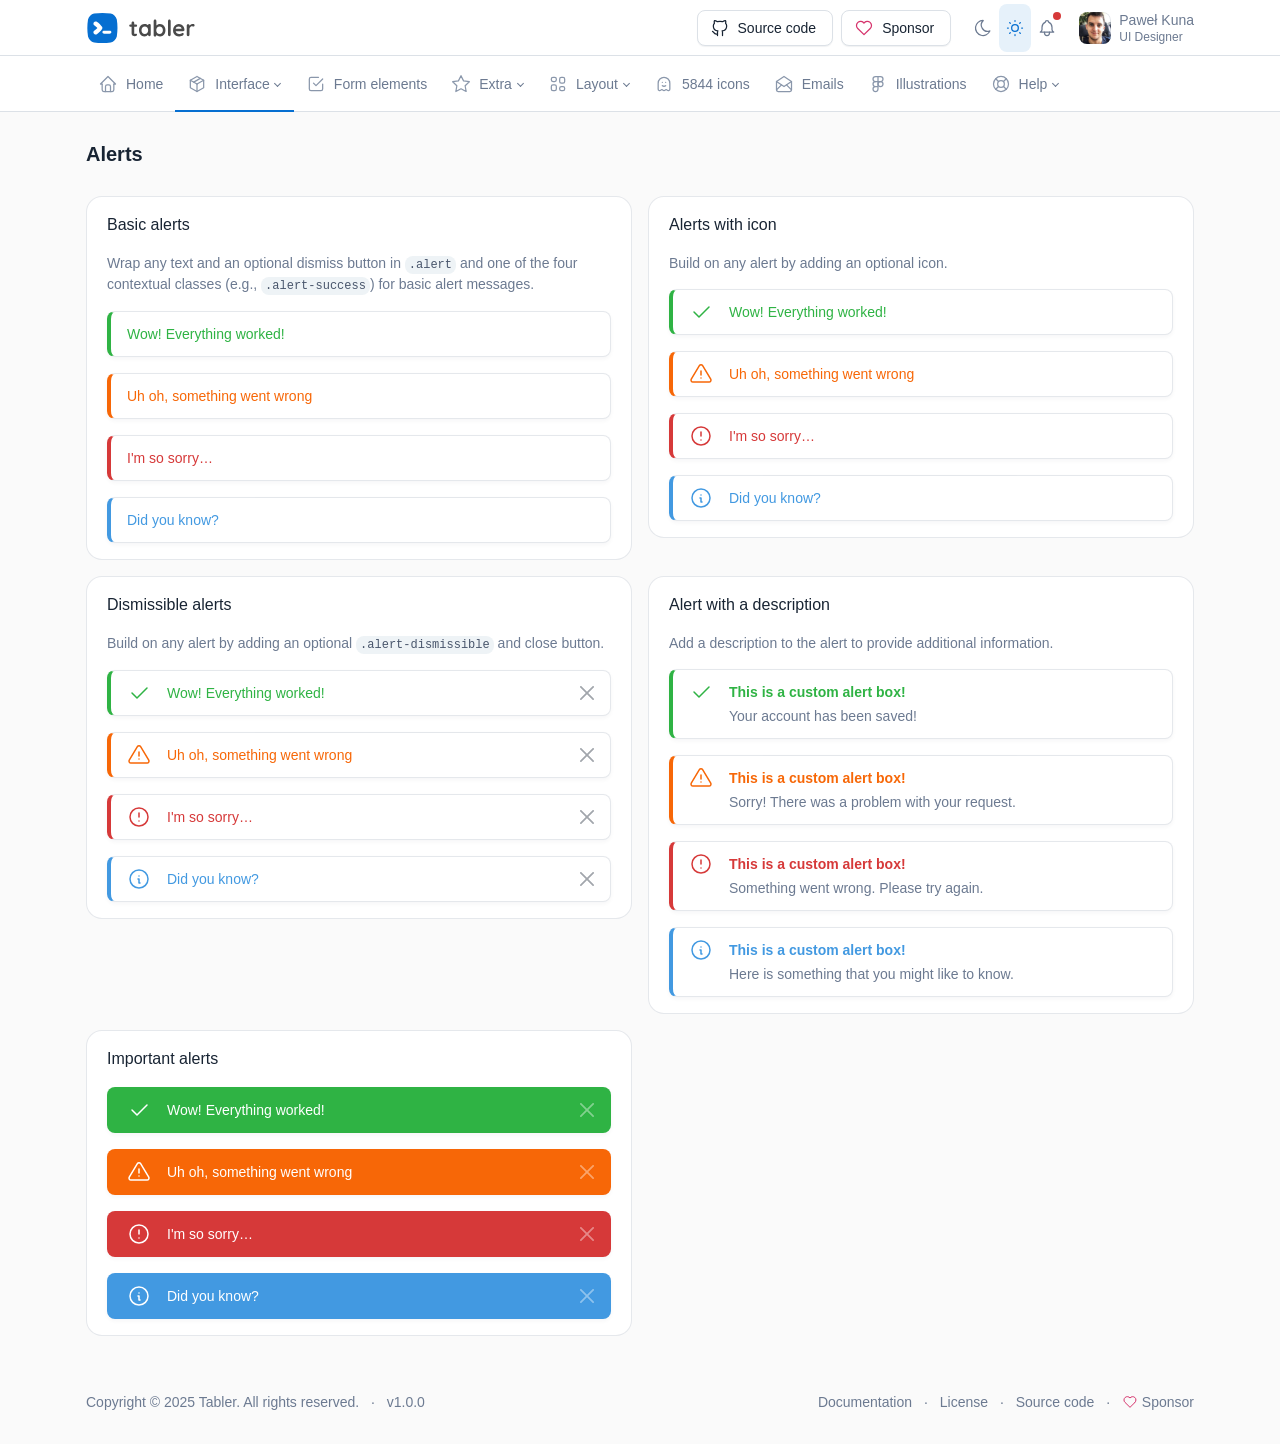
<file: demo/alerts.html>
<!doctype html>
<!--
* Tabler - Premium and Open Source dashboard template with responsive and high quality UI.
* @version 1.0.0
* @link https://tabler.io
* Copyright 2018-2025 The Tabler Authors
* Copyright 2018-2025 codecalm.net Paweł Kuna
* Licensed under MIT (https://github.com/tabler/tabler/blob/master/LICENSE)
-->
<html lang="en">
<head>
	<meta charset="utf-8"/>
	<meta name="viewport" content="width=device-width, initial-scale=1, viewport-fit=cover"/>
	<meta http-equiv="X-UA-Compatible" content="ie=edge"/>
	<title>Tabler - Premium and Open Source dashboard template with responsive and high quality UI.</title>
	<!-- CSS files -->
<link href="./dist/css/tabler.min.css?1738096684" rel="stylesheet"/>
	<link href="./dist/css/tabler-flags.min.css?1738096684" rel="stylesheet"/>
	<link href="./dist/css/tabler-socials.min.css?1738096684" rel="stylesheet"/>
	<link href="./dist/css/tabler-payments.min.css?1738096684" rel="stylesheet"/>
	<link href="./dist/css/tabler-vendors.min.css?1738096684" rel="stylesheet"/>
	<link href="./dist/css/tabler-marketing.min.css?1738096684" rel="stylesheet"/>
<link href="./dist/css/demo.min.css?1738096684" rel="stylesheet"/>
	<style>
		@import url('https://rsms.me/inter/inter.css');
	</style>
</head>
<body>
<script src="./dist/js/demo-theme.min.js?1738096684"></script>
<div class="page">
		<!-- Navbar -->
	<header class="navbar navbar-expand-md d-print-none" >
		<div class="container-xl">
			<button class="navbar-toggler" type="button" data-bs-toggle="collapse" data-bs-target="#navbar-menu" aria-controls="navbar-menu" aria-expanded="false" aria-label="Toggle navigation">
	<span class="navbar-toggler-icon"></span>
</button>
<div class="navbar-brand navbar-brand-autodark d-none-navbar-horizontal pe-0 pe-md-3">
	<a href=".">
	<svg xmlns="http://www.w3.org/2000/svg" width="110" height="32" viewBox="0 0 232 68" class="navbar-brand-image">
		<path d="M64.6 16.2C63 9.9 58.1 5 51.8 3.4 40 1.5 28 1.5 16.2 3.4 9.9 5 5 9.9 3.4 16.2 1.5 28 1.5 40 3.4 51.8 5 58.1 9.9 63 16.2 64.6c11.8 1.9 23.8 1.9 35.6 0C58.1 63 63 58.1 64.6 51.8c1.9-11.8 1.9-23.8 0-35.6zM33.3 36.3c-2.8 4.4-6.6 8.2-11.1 11-1.5.9-3.3.9-4.8.1s-2.4-2.3-2.5-4c0-1.7.9-3.3 2.4-4.1 2.3-1.4 4.4-3.2 6.1-5.3-1.8-2.1-3.8-3.8-6.1-5.3-2.3-1.3-3-4.2-1.7-6.4s4.3-2.9 6.5-1.6c4.5 2.8 8.2 6.5 11.1 10.9 1 1.4 1 3.3.1 4.7zM49.2 46H37.8c-2.1 0-3.8-1-3.8-3s1.7-3 3.8-3h11.4c2.1 0 3.8 1 3.8 3s-1.7 3-3.8 3z" fill="#066fd1" style="fill: var(--tblr-primary, #066fd1)" />
		<path d="M105.8 46.1c.4 0 .9.2 1.2.6s.6 1 .6 1.7c0 .9-.5 1.6-1.4 2.2s-2 .9-3.2.9c-2 0-3.7-.4-5-1.3s-2-2.6-2-5.4V31.6h-2.2c-.8 0-1.4-.3-1.9-.8s-.9-1.1-.9-1.9c0-.7.3-1.4.8-1.8s1.2-.7 1.9-.7h2.2v-3.1c0-.8.3-1.5.8-2.1s1.3-.8 2.1-.8 1.5.3 2 .8.8 1.3.8 2.1v3.1h3.4c.8 0 1.4.3 1.9.8s.8 1.2.8 1.9-.3 1.4-.8 1.8-1.2.7-1.9.7h-3.4v13c0 .7.2 1.2.5 1.5s.8.5 1.4.5c.3 0 .6-.1 1.1-.2.5-.2.8-.3 1.2-.3zm28-20.7c.8 0 1.5.3 2.1.8.5.5.8 1.2.8 2.1v20.3c0 .8-.3 1.5-.8 2.1-.5.6-1.2.8-2.1.8s-1.5-.3-2-.8-.8-1.2-.8-2.1c-.8.9-1.9 1.7-3.2 2.4-1.3.7-2.8 1-4.3 1-2.2 0-4.2-.6-6-1.7-1.8-1.1-3.2-2.7-4.2-4.7s-1.6-4.3-1.6-6.9c0-2.6.5-4.9 1.5-6.9s2.4-3.6 4.2-4.8c1.8-1.1 3.7-1.7 5.9-1.7 1.5 0 3 .3 4.3.8 1.3.6 2.5 1.3 3.4 2.1 0-.8.3-1.5.8-2.1.5-.5 1.2-.7 2-.7zm-9.7 21.3c2.1 0 3.8-.8 5.1-2.3s2-3.4 2-5.7-.7-4.2-2-5.8c-1.3-1.5-3-2.3-5.1-2.3-2 0-3.7.8-5 2.3-1.3 1.5-2 3.5-2 5.8s.6 4.2 1.9 5.7 3 2.3 5.1 2.3zm32.1-21.3c2.2 0 4.2.6 6 1.7 1.8 1.1 3.2 2.7 4.2 4.7s1.6 4.3 1.6 6.9-.5 4.9-1.5 6.9-2.4 3.6-4.2 4.8c-1.8 1.1-3.7 1.7-5.9 1.7-1.5 0-3-.3-4.3-.9s-2.5-1.4-3.4-2.3v.3c0 .8-.3 1.5-.8 2.1-.5.6-1.2.8-2.1.8s-1.5-.3-2.1-.8c-.5-.5-.8-1.2-.8-2.1V18.9c0-.8.3-1.5.8-2.1.5-.6 1.2-.8 2.1-.8s1.5.3 2.1.8c.5.6.8 1.3.8 2.1v10c.8-1 1.8-1.8 3.2-2.5 1.3-.7 2.8-1 4.3-1zm-.7 21.3c2 0 3.7-.8 5-2.3s2-3.5 2-5.8-.6-4.2-1.9-5.7-3-2.3-5.1-2.3-3.8.8-5.1 2.3-2 3.4-2 5.7.7 4.2 2 5.8c1.3 1.6 3 2.3 5.1 2.3zm23.6 1.9c0 .8-.3 1.5-.8 2.1s-1.3.8-2.1.8-1.5-.3-2-.8-.8-1.3-.8-2.1V18.9c0-.8.3-1.5.8-2.1s1.3-.8 2.1-.8 1.5.3 2 .8.8 1.3.8 2.1v29.7zm29.3-10.5c0 .8-.3 1.4-.9 1.9-.6.5-1.2.7-2 .7h-15.8c.4 1.9 1.3 3.4 2.6 4.4 1.4 1.1 2.9 1.6 4.7 1.6 1.3 0 2.3-.1 3.1-.4.7-.2 1.3-.5 1.8-.8.4-.3.7-.5.9-.6.6-.3 1.1-.4 1.6-.4.7 0 1.2.2 1.7.7s.7 1 .7 1.7c0 .9-.4 1.6-1.3 2.4-.9.7-2.1 1.4-3.6 1.9s-3 .8-4.6.8c-2.7 0-5-.6-7-1.7s-3.5-2.7-4.6-4.6-1.6-4.2-1.6-6.6c0-2.8.6-5.2 1.7-7.2s2.7-3.7 4.6-4.8 3.9-1.7 6-1.7 4.1.6 6 1.7 3.4 2.7 4.5 4.7c.9 1.9 1.5 4.1 1.5 6.3zm-12.2-7.5c-3.7 0-5.9 1.7-6.6 5.2h12.6v-.3c-.1-1.3-.8-2.5-2-3.5s-2.5-1.4-4-1.4zm30.3-5.2c1 0 1.8.3 2.4.8.7.5 1 1.2 1 1.9 0 1-.3 1.7-.8 2.2-.5.5-1.1.8-1.8.7-.5 0-1-.1-1.6-.3-.2-.1-.4-.1-.6-.2-.4-.1-.7-.1-1.1-.1-.8 0-1.6.3-2.4.8s-1.4 1.3-1.9 2.3-.7 2.3-.7 3.7v11.4c0 .8-.3 1.5-.8 2.1-.5.6-1.2.8-2.1.8s-1.5-.3-2.1-.8c-.5-.6-.8-1.3-.8-2.1V28.8c0-.8.3-1.5.8-2.1.5-.6 1.2-.8 2.1-.8s1.5.3 2.1.8c.5.6.8 1.3.8 2.1v.6c.7-1.3 1.8-2.3 3.2-3 1.3-.7 2.8-1 4.3-1z" fill-rule="evenodd" clip-rule="evenodd" fill="#4a4a4a"/>
	</svg>
	</a>
</div>
<div class="navbar-nav flex-row order-md-last">
	<div class="nav-item d-none d-md-flex me-3">
		<div class="btn-list">
<a href="https://github.com/tabler/tabler" class="btn btn-5" target="_blank" rel="noreferrer">
	<!-- Download SVG icon from http://tabler.io/icons/icon/brand-github -->
	<svg xmlns="http://www.w3.org/2000/svg" width="24" height="24" viewBox="0 0 24 24" fill="none" stroke="currentColor" stroke-width="2" stroke-linecap="round" stroke-linejoin="round" class="icon icon-2"><path d="M9 19c-4.3 1.4 -4.3 -2.5 -6 -3m12 5v-3.5c0 -1 .1 -1.4 -.5 -2c2.8 -.3 5.5 -1.4 5.5 -6a4.6 4.6 0 0 0 -1.3 -3.2a4.2 4.2 0 0 0 -.1 -3.2s-1.1 -.3 -3.5 1.3a12.3 12.3 0 0 0 -6.2 0c-2.4 -1.6 -3.5 -1.3 -3.5 -1.3a4.2 4.2 0 0 0 -.1 3.2a4.6 4.6 0 0 0 -1.3 3.2c0 4.6 2.7 5.7 5.5 6c-.6 .6 -.6 1.2 -.5 2v3.5" /></svg>
Source code
</a>
<a href="https://github.com/sponsors/codecalm" class="btn btn-6" target="_blank" rel="noreferrer">
	<!-- Download SVG icon from http://tabler.io/icons/icon/heart -->
	<svg xmlns="http://www.w3.org/2000/svg" width="24" height="24" viewBox="0 0 24 24" fill="none" stroke="currentColor" stroke-width="2" stroke-linecap="round" stroke-linejoin="round" class="icon text-pink icon-2"><path d="M19.5 12.572l-7.5 7.428l-7.5 -7.428a5 5 0 1 1 7.5 -6.566a5 5 0 1 1 7.5 6.572" /></svg>
Sponsor
</a>
		</div>
	</div>
	<div class="d-none d-md-flex">
		<a href="?theme=dark" class="nav-link px-0 hide-theme-dark" title="Enable dark mode" data-bs-toggle="tooltip"
		   data-bs-placement="bottom">
	<!-- Download SVG icon from http://tabler.io/icons/icon/moon -->
	<svg xmlns="http://www.w3.org/2000/svg" width="24" height="24" viewBox="0 0 24 24" fill="none" stroke="currentColor" stroke-width="2" stroke-linecap="round" stroke-linejoin="round" class="icon icon-1"><path d="M12 3c.132 0 .263 0 .393 0a7.5 7.5 0 0 0 7.92 12.446a9 9 0 1 1 -8.313 -12.454z" /></svg>
		</a>
		<a href="?theme=light" class="nav-link px-0 hide-theme-light" title="Enable light mode" data-bs-toggle="tooltip"
		   data-bs-placement="bottom">
	<!-- Download SVG icon from http://tabler.io/icons/icon/sun -->
	<svg xmlns="http://www.w3.org/2000/svg" width="24" height="24" viewBox="0 0 24 24" fill="none" stroke="currentColor" stroke-width="2" stroke-linecap="round" stroke-linejoin="round" class="icon icon-1"><path d="M12 12m-4 0a4 4 0 1 0 8 0a4 4 0 1 0 -8 0" /><path d="M3 12h1m8 -9v1m8 8h1m-9 8v1m-6.4 -15.4l.7 .7m12.1 -.7l-.7 .7m0 11.4l.7 .7m-12.1 -.7l-.7 .7" /></svg>
		</a>
		<div class="nav-item dropdown d-none d-md-flex me-3">
			<a href="#" class="nav-link px-0" data-bs-toggle="dropdown" tabindex="-1" aria-label="Show notifications">
	<!-- Download SVG icon from http://tabler.io/icons/icon/bell -->
	<svg xmlns="http://www.w3.org/2000/svg" width="24" height="24" viewBox="0 0 24 24" fill="none" stroke="currentColor" stroke-width="2" stroke-linecap="round" stroke-linejoin="round" class="icon icon-1"><path d="M10 5a2 2 0 1 1 4 0a7 7 0 0 1 4 6v3a4 4 0 0 0 2 3h-16a4 4 0 0 0 2 -3v-3a7 7 0 0 1 4 -6" /><path d="M9 17v1a3 3 0 0 0 6 0v-1" /></svg>
				<span class="badge bg-red"></span>
			</a>
			<div class="dropdown-menu dropdown-menu-arrow dropdown-menu-end dropdown-menu-card">
				<div class="card">
	<div class="card-header">
		<h3 class="card-title">Last updates</h3>
	</div>
	<div class="list-group list-group-flush list-group-hoverable">
		<div class="list-group-item">
			<div class="row align-items-center">
				<div class="col-auto"><span class="status-dot status-dot-animated bg-red d-block"></span></div>
				<div class="col text-truncate">
					<a href="#" class="text-body d-block">Example 1</a>
					<div class="d-block text-secondary text-truncate mt-n1">
						Change deprecated html tags to text decoration classes (#29604)
					</div>
				</div>
				<div class="col-auto">
					<a href="#" class="list-group-item-actions">
	<!-- Download SVG icon from http://tabler.io/icons/icon/star -->
	<svg xmlns="http://www.w3.org/2000/svg" width="24" height="24" viewBox="0 0 24 24" fill="none" stroke="currentColor" stroke-width="2" stroke-linecap="round" stroke-linejoin="round" class="icon text-muted icon-2"><path d="M12 17.75l-6.172 3.245l1.179 -6.873l-5 -4.867l6.9 -1l3.086 -6.253l3.086 6.253l6.9 1l-5 4.867l1.179 6.873z" /></svg>
					</a>
				</div>
			</div>
		</div>
		<div class="list-group-item">
			<div class="row align-items-center">
				<div class="col-auto"><span class="status-dot d-block"></span></div>
				<div class="col text-truncate">
					<a href="#" class="text-body d-block">Example 2</a>
					<div class="d-block text-secondary text-truncate mt-n1">
						justify-content:between ⇒ justify-content:space-between (#29734)
					</div>
				</div>
				<div class="col-auto">
					<a href="#" class="list-group-item-actions show">
	<!-- Download SVG icon from http://tabler.io/icons/icon/star -->
	<svg xmlns="http://www.w3.org/2000/svg" width="24" height="24" viewBox="0 0 24 24" fill="none" stroke="currentColor" stroke-width="2" stroke-linecap="round" stroke-linejoin="round" class="icon text-yellow icon-2"><path d="M12 17.75l-6.172 3.245l1.179 -6.873l-5 -4.867l6.9 -1l3.086 -6.253l3.086 6.253l6.9 1l-5 4.867l1.179 6.873z" /></svg>
					</a>
				</div>
			</div>
		</div>
		<div class="list-group-item">
			<div class="row align-items-center">
				<div class="col-auto"><span class="status-dot d-block"></span></div>
				<div class="col text-truncate">
					<a href="#" class="text-body d-block">Example 3</a>
					<div class="d-block text-secondary text-truncate mt-n1">
						Update change-version.js (#29736)
					</div>
				</div>
				<div class="col-auto">
					<a href="#" class="list-group-item-actions">
	<!-- Download SVG icon from http://tabler.io/icons/icon/star -->
	<svg xmlns="http://www.w3.org/2000/svg" width="24" height="24" viewBox="0 0 24 24" fill="none" stroke="currentColor" stroke-width="2" stroke-linecap="round" stroke-linejoin="round" class="icon text-muted icon-2"><path d="M12 17.75l-6.172 3.245l1.179 -6.873l-5 -4.867l6.9 -1l3.086 -6.253l3.086 6.253l6.9 1l-5 4.867l1.179 6.873z" /></svg>
					</a>
				</div>
			</div>
		</div>
		<div class="list-group-item">
			<div class="row align-items-center">
				<div class="col-auto"><span class="status-dot status-dot-animated bg-green d-block"></span></div>
				<div class="col text-truncate">
					<a href="#" class="text-body d-block">Example 4</a>
					<div class="d-block text-secondary text-truncate mt-n1">
						Regenerate package-lock.json (#29730)
					</div>
				</div>
				<div class="col-auto">
					<a href="#" class="list-group-item-actions">
	<!-- Download SVG icon from http://tabler.io/icons/icon/star -->
	<svg xmlns="http://www.w3.org/2000/svg" width="24" height="24" viewBox="0 0 24 24" fill="none" stroke="currentColor" stroke-width="2" stroke-linecap="round" stroke-linejoin="round" class="icon text-muted icon-2"><path d="M12 17.75l-6.172 3.245l1.179 -6.873l-5 -4.867l6.9 -1l3.086 -6.253l3.086 6.253l6.9 1l-5 4.867l1.179 6.873z" /></svg>
					</a>
				</div>
			</div>
		</div>
	</div>
</div>
			</div>
		</div>
	</div>
	<div class="nav-item dropdown">
		<a href="#" class="nav-link d-flex lh-1 text-reset p-0" data-bs-toggle="dropdown" aria-label="Open user menu">
<span class="avatar avatar-sm" style="background-image: url(./static/avatars/000m.jpg)"></span>
			<div class="d-none d-xl-block ps-2">
				<div>Paweł Kuna</div>
				<div class="mt-1 small text-secondary">UI Designer</div>
			</div>
		</a>
		<div class="dropdown-menu dropdown-menu-end dropdown-menu-arrow">
			<a href="#" class="dropdown-item">Status</a>
			<a href="./profile.html" class="dropdown-item">Profile</a>
			<a href="#" class="dropdown-item">Feedback</a>
			<div class="dropdown-divider"></div>
			<a href="./settings.html" class="dropdown-item">Settings</a>
			<a href="./sign-in.html" class="dropdown-item">Logout</a>
		</div>
	</div>
</div>
		</div>
	</header>
	<header class="navbar-expand-md">
		<div class="collapse navbar-collapse" id="navbar-menu">
			<div class="navbar">
				<div class="container-xl">
					<div class="row flex-fill align-items-center">
						<div class="col">
<ul class="navbar-nav">
		<li class="nav-item">
			<a class="nav-link" href="./" >
				<span class="nav-link-icon d-md-none d-lg-inline-block">
	<!-- Download SVG icon from http://tabler.io/icons/icon/home -->
	<svg xmlns="http://www.w3.org/2000/svg" width="24" height="24" viewBox="0 0 24 24" fill="none" stroke="currentColor" stroke-width="2" stroke-linecap="round" stroke-linejoin="round" class="icon icon-1"><path d="M5 12l-2 0l9 -9l9 9l-2 0" /><path d="M5 12v7a2 2 0 0 0 2 2h10a2 2 0 0 0 2 -2v-7" /><path d="M9 21v-6a2 2 0 0 1 2 -2h2a2 2 0 0 1 2 2v6" /></svg>
</span>
				<span class="nav-link-title">
					Home
				</span>
			</a>
		</li>
		<li class="nav-item active dropdown">
			<a class="nav-link dropdown-toggle" href="#navbar-base" data-bs-toggle="dropdown" data-bs-auto-close="outside" role="button" aria-expanded="false" >
				<span class="nav-link-icon d-md-none d-lg-inline-block">
	<!-- Download SVG icon from http://tabler.io/icons/icon/package -->
	<svg xmlns="http://www.w3.org/2000/svg" width="24" height="24" viewBox="0 0 24 24" fill="none" stroke="currentColor" stroke-width="2" stroke-linecap="round" stroke-linejoin="round" class="icon icon-1"><path d="M12 3l8 4.5l0 9l-8 4.5l-8 -4.5l0 -9l8 -4.5" /><path d="M12 12l8 -4.5" /><path d="M12 12l0 9" /><path d="M12 12l-8 -4.5" /><path d="M16 5.25l-8 4.5" /></svg>
</span>
				<span class="nav-link-title">
					Interface
				</span>
			</a>
			<div class="dropdown-menu">
					<div class="dropdown-menu-columns">
					<div class="dropdown-menu-column">
					<a class="dropdown-item" href="./accordion.html">
						Accordion
					</a>
					<a class="dropdown-item active" href="./alerts.html">
						Alerts
					</a>
					<div class="dropend">
					<a class="dropdown-item dropdown-toggle" href="#sidebar-authentication" data-bs-toggle="dropdown" data-bs-auto-close="outside" role="button" aria-expanded="false" >
						Authentication
					</a>
					<div class="dropdown-menu">
						<a href="./sign-in.html" class="dropdown-item">
							Sign in
						</a>
						<a href="./sign-in-link.html" class="dropdown-item">
							Sign in link
						</a>
						<a href="./sign-in-illustration.html" class="dropdown-item">
							Sign in with illustration
						</a>
						<a href="./sign-in-cover.html" class="dropdown-item">
							Sign in with cover
						</a>
						<a href="./sign-up.html" class="dropdown-item">
							Sign up
						</a>
						<a href="./forgot-password.html" class="dropdown-item">
							Forgot password
						</a>
						<a href="./terms-of-service.html" class="dropdown-item">
							Terms of service
						</a>
						<a href="./auth-lock.html" class="dropdown-item">
							Lock screen
						</a>
						<a href="./2-step-verification.html" class="dropdown-item">
							2 step verification
						</a>
						<a href="./2-step-verification-code.html" class="dropdown-item">
							2 step verification code
						</a>
					</div>
					</div>
					<a class="dropdown-item" href="./badges.html">
						Badges
						<span class="badge badge-sm bg-green-lt text-uppercase ms-auto">New</span>
					</a>
					<a class="dropdown-item" href="./blank.html">
						Blank page
					</a>
					<a class="dropdown-item" href="./buttons.html">
						Buttons
					</a>
					<div class="dropend">
					<a class="dropdown-item dropdown-toggle" href="#sidebar-cards" data-bs-toggle="dropdown" data-bs-auto-close="outside" role="button" aria-expanded="false" >
						Cards
						<span class="badge badge-sm bg-green-lt text-uppercase ms-auto">New</span>
					</a>
					<div class="dropdown-menu">
						<a href="./cards.html" class="dropdown-item">
							Sample cards
						</a>
						<a href="./card-actions.html" class="dropdown-item">
							Card actions
							<span class="badge badge-sm bg-green-lt text-uppercase ms-auto">New</span>
						</a>
						<a href="./cards-masonry.html" class="dropdown-item">
							Cards Masonry
						</a>
					</div>
					</div>
					<a class="dropdown-item" href="./carousel.html">
						Carousel
						<span class="badge badge-sm bg-green-lt text-uppercase ms-auto">New</span>
					</a>
					<a class="dropdown-item" href="./charts.html">
						Charts
					</a>
					<a class="dropdown-item" href="./colorpicker.html">
						Color picker
						<span class="badge badge-sm bg-green-lt text-uppercase ms-auto">New</span>
					</a>
					<a class="dropdown-item" href="./colors.html">
						Colors
					</a>
					<a class="dropdown-item" href="./datagrid.html">
						Data grid
						<span class="badge badge-sm bg-green-lt text-uppercase ms-auto">New</span>
					</a>
					<a class="dropdown-item" href="./datatables.html">
						Datatables
						<span class="badge badge-sm bg-green-lt text-uppercase ms-auto">New</span>
					</a>
					<a class="dropdown-item" href="./dropdowns.html">
						Dropdowns
					</a>
					<a class="dropdown-item" href="./dropzone.html">
						Dropzone
						<span class="badge badge-sm bg-green-lt text-uppercase ms-auto">New</span>
					</a>
					<div class="dropend">
					<a class="dropdown-item dropdown-toggle" href="#sidebar-error" data-bs-toggle="dropdown" data-bs-auto-close="outside" role="button" aria-expanded="false" >
						Error pages
					</a>
					<div class="dropdown-menu">
						<a href="./error-404.html" class="dropdown-item">
							404 page
						</a>
						<a href="./error-500.html" class="dropdown-item">
							500 page
						</a>
						<a href="./error-maintenance.html" class="dropdown-item">
							Maintenance page
						</a>
					</div>
					</div>
					<a class="dropdown-item" href="./flags.html">
						Flags
						<span class="badge badge-sm bg-green-lt text-uppercase ms-auto">New</span>
					</a>
					<a class="dropdown-item" href="./inline-player.html">
						Inline player
						<span class="badge badge-sm bg-green-lt text-uppercase ms-auto">New</span>
					</a>
					<a class="dropdown-item" href="./lightbox.html">
						Lightbox
						<span class="badge badge-sm bg-green-lt text-uppercase ms-auto">New</span>
					</a>
						</div><div class="dropdown-menu-column">
					<a class="dropdown-item" href="./lists.html">
						Lists
					</a>
					<a class="dropdown-item" href="./modals.html">
						Modal
					</a>
					<a class="dropdown-item" href="./maps.html">
						Map
					</a>
					<a class="dropdown-item" href="./map-fullsize.html">
						Map fullsize
					</a>
					<a class="dropdown-item" href="./maps-vector.html">
						Map vector
						<span class="badge badge-sm bg-green-lt text-uppercase ms-auto">New</span>
					</a>
					<a class="dropdown-item" href="./markdown.html">
						Markdown
					</a>
					<a class="dropdown-item" href="./navigation.html">
						Navigation
					</a>
					<a class="dropdown-item" href="./offcanvas.html">
						Offcanvas
					</a>
					<a class="dropdown-item" href="./pagination.html">
						Pagination
					</a>
					<a class="dropdown-item" href="./placeholder.html">
						Placeholder
					</a>
					<a class="dropdown-item" href="./social-icons.html">
						Social icons
						<span class="badge badge-sm bg-green-lt text-uppercase ms-auto">New</span>
					</a>
					<a class="dropdown-item" href="./stars-rating.html">
						Stars rating
						<span class="badge badge-sm bg-green-lt text-uppercase ms-auto">New</span>
					</a>
					<a class="dropdown-item" href="./steps.html">
						Steps
						<span class="badge badge-sm bg-green-lt text-uppercase ms-auto">New</span>
					</a>
					<a class="dropdown-item" href="./tables.html">
						Tables
					</a>
					<a class="dropdown-item" href="./tabs.html">
						Tabs
					</a>
					<a class="dropdown-item" href="./tags.html">
						Tags
					</a>
					<a class="dropdown-item" href="./tinymce.html">
						TinyMCE
						<span class="badge badge-sm bg-green-lt text-uppercase ms-auto">New</span>
					</a>
					<a class="dropdown-item" href="./toasts.html">
						Toasts
					</a>
					<a class="dropdown-item" href="./typography.html">
						Typography
					</a>
				</div></div>
				</div>
		</li>
		<li class="nav-item">
			<a class="nav-link" href="./form-elements.html" >
				<span class="nav-link-icon d-md-none d-lg-inline-block">
	<!-- Download SVG icon from http://tabler.io/icons/icon/checkbox -->
	<svg xmlns="http://www.w3.org/2000/svg" width="24" height="24" viewBox="0 0 24 24" fill="none" stroke="currentColor" stroke-width="2" stroke-linecap="round" stroke-linejoin="round" class="icon icon-1"><path d="M9 11l3 3l8 -8" /><path d="M20 12v6a2 2 0 0 1 -2 2h-12a2 2 0 0 1 -2 -2v-12a2 2 0 0 1 2 -2h9" /></svg>
</span>
				<span class="nav-link-title">
					Form elements
				</span>
			</a>
		</li>
		<li class="nav-item dropdown">
			<a class="nav-link dropdown-toggle" href="#navbar-extra" data-bs-toggle="dropdown" data-bs-auto-close="outside" role="button" aria-expanded="false" >
				<span class="nav-link-icon d-md-none d-lg-inline-block">
	<!-- Download SVG icon from http://tabler.io/icons/icon/star -->
	<svg xmlns="http://www.w3.org/2000/svg" width="24" height="24" viewBox="0 0 24 24" fill="none" stroke="currentColor" stroke-width="2" stroke-linecap="round" stroke-linejoin="round" class="icon icon-1"><path d="M12 17.75l-6.172 3.245l1.179 -6.873l-5 -4.867l6.9 -1l3.086 -6.253l3.086 6.253l6.9 1l-5 4.867l1.179 6.873z" /></svg>
</span>
				<span class="nav-link-title">
					Extra
				</span>
			</a>
			<div class="dropdown-menu">
					<div class="dropdown-menu-columns">
					<div class="dropdown-menu-column">
					<a class="dropdown-item" href="./activity.html">
						Activity
					</a>
					<a class="dropdown-item" href="./chat.html">
						Chat
						<span class="badge badge-sm bg-green-lt text-uppercase ms-auto">New</span>
					</a>
					<a class="dropdown-item" href="./cookie-banner.html">
						Cookie banner
						<span class="badge badge-sm bg-green-lt text-uppercase ms-auto">New</span>
					</a>
					<a class="dropdown-item" href="./empty.html">
						Empty page
					</a>
					<a class="dropdown-item" href="./faq.html">
						FAQ
						<span class="badge badge-sm bg-green-lt text-uppercase ms-auto">New</span>
					</a>
					<a class="dropdown-item" href="./gallery.html">
						Gallery
					</a>
					<a class="dropdown-item" href="./invoice.html">
						Invoice
					</a>
					<a class="dropdown-item" href="./job-listing.html">
						Job listing
						<span class="badge badge-sm bg-green-lt text-uppercase ms-auto">New</span>
					</a>
					<a class="dropdown-item" href="./license.html">
						License
					</a>
					<a class="dropdown-item" href="./logs.html">
						Logs
						<span class="badge badge-sm bg-green-lt text-uppercase ms-auto">New</span>
					</a>
					<a class="dropdown-item" href="./marketing/index.html">
						Marketing
						<span class="badge badge-sm bg-green-lt text-uppercase ms-auto">New</span>
					</a>
					<a class="dropdown-item" href="./music.html">
						Music
					</a>
					<a class="dropdown-item" href="./page-loader.html">
						Page loader
						<span class="badge badge-sm bg-green-lt text-uppercase ms-auto">New</span>
					</a>
						</div><div class="dropdown-menu-column">
					<a class="dropdown-item" href="./payment-providers.html">
						Payment providers
						<span class="badge badge-sm bg-green-lt text-uppercase ms-auto">New</span>
					</a>
					<a class="dropdown-item" href="./photogrid.html">
						Photogrid
						<span class="badge badge-sm bg-green-lt text-uppercase ms-auto">New</span>
					</a>
					<a class="dropdown-item" href="./pricing.html">
						Pricing cards
					</a>
					<a class="dropdown-item" href="./pricing-table.html">
						Pricing table
					</a>
					<a class="dropdown-item" href="./search-results.html">
						Search results
					</a>
					<a class="dropdown-item" href="./settings.html">
						Settings
						<span class="badge badge-sm bg-green-lt text-uppercase ms-auto">New</span>
					</a>
					<a class="dropdown-item" href="./tasks.html">
						Tasks
						<span class="badge badge-sm bg-green-lt text-uppercase ms-auto">New</span>
					</a>
					<a class="dropdown-item" href="./trial-ended.html">
						Trial ended
						<span class="badge badge-sm bg-green-lt text-uppercase ms-auto">New</span>
					</a>
					<a class="dropdown-item" href="./uptime.html">
						Uptime monitor
					</a>
					<a class="dropdown-item" href="./users.html">
						Users
					</a>
					<a class="dropdown-item" href="./widgets.html">
						Widgets
					</a>
					<a class="dropdown-item" href="./wizard.html">
						Wizard
					</a>
				</div></div>
				</div>
		</li>
		<li class="nav-item dropdown">
			<a class="nav-link dropdown-toggle" href="#navbar-layout" data-bs-toggle="dropdown" data-bs-auto-close="outside" role="button" aria-expanded="false" >
				<span class="nav-link-icon d-md-none d-lg-inline-block">
	<!-- Download SVG icon from http://tabler.io/icons/icon/layout-2 -->
	<svg xmlns="http://www.w3.org/2000/svg" width="24" height="24" viewBox="0 0 24 24" fill="none" stroke="currentColor" stroke-width="2" stroke-linecap="round" stroke-linejoin="round" class="icon icon-1"><path d="M4 4m0 2a2 2 0 0 1 2 -2h2a2 2 0 0 1 2 2v1a2 2 0 0 1 -2 2h-2a2 2 0 0 1 -2 -2z" /><path d="M4 13m0 2a2 2 0 0 1 2 -2h2a2 2 0 0 1 2 2v3a2 2 0 0 1 -2 2h-2a2 2 0 0 1 -2 -2z" /><path d="M14 4m0 2a2 2 0 0 1 2 -2h2a2 2 0 0 1 2 2v3a2 2 0 0 1 -2 2h-2a2 2 0 0 1 -2 -2z" /><path d="M14 15m0 2a2 2 0 0 1 2 -2h2a2 2 0 0 1 2 2v1a2 2 0 0 1 -2 2h-2a2 2 0 0 1 -2 -2z" /></svg>
</span>
				<span class="nav-link-title">
					Layout
				</span>
			</a>
			<div class="dropdown-menu">
					<div class="dropdown-menu-columns">
					<div class="dropdown-menu-column">
					<a class="dropdown-item" href="./layout-boxed.html">
						Boxed
						<span class="badge badge-sm bg-green-lt text-uppercase ms-auto">New</span>
					</a>
					<a class="dropdown-item" href="./layout-combo.html">
						Combined
					</a>
					<a class="dropdown-item" href="./layout-condensed.html">
						Condensed
					</a>
					<a class="dropdown-item" href="./layout-fluid.html">
						Fluid
					</a>
					<a class="dropdown-item" href="./layout-fluid-vertical.html">
						Fluid vertical
					</a>
					<a class="dropdown-item" href="./layout-horizontal.html">
						Horizontal
					</a>
					<a class="dropdown-item" href="./layout-navbar-dark.html">
						Navbar dark
					</a>
						</div><div class="dropdown-menu-column">
					<a class="dropdown-item" href="./layout-navbar-overlap.html">
						Navbar overlap
					</a>
					<a class="dropdown-item" href="./layout-navbar-sticky.html">
						Navbar sticky
					</a>
					<a class="dropdown-item" href="./layout-vertical-right.html">
						Right vertical
					</a>
					<a class="dropdown-item" href="./layout-rtl.html">
						RTL mode
					</a>
					<a class="dropdown-item" href="./layout-vertical.html">
						Vertical
					</a>
					<a class="dropdown-item" href="./layout-vertical-transparent.html">
						Vertical transparent
					</a>
				</div></div>
				</div>
		</li>
		<li class="nav-item">
			<a class="nav-link" href="./icons.html" >
				<span class="nav-link-icon d-md-none d-lg-inline-block">
	<!-- Download SVG icon from http://tabler.io/icons/icon/ghost -->
	<svg xmlns="http://www.w3.org/2000/svg" width="24" height="24" viewBox="0 0 24 24" fill="none" stroke="currentColor" stroke-width="2" stroke-linecap="round" stroke-linejoin="round" class="icon icon-1"><path d="M5 11a7 7 0 0 1 14 0v7a1.78 1.78 0 0 1 -3.1 1.4a1.65 1.65 0 0 0 -2.6 0a1.65 1.65 0 0 1 -2.6 0a1.65 1.65 0 0 0 -2.6 0a1.78 1.78 0 0 1 -3.1 -1.4v-7" /><path d="M10 10l.01 0" /><path d="M14 10l.01 0" /><path d="M10 14a3.5 3.5 0 0 0 4 0" /></svg>
</span>
				<span class="nav-link-title">
					5844 icons
				</span>
			</a>
		</li>
		<li class="nav-item">
			<a class="nav-link" href="./emails.html" >
				<span class="nav-link-icon d-md-none d-lg-inline-block">
	<!-- Download SVG icon from http://tabler.io/icons/icon/mail-opened -->
	<svg xmlns="http://www.w3.org/2000/svg" width="24" height="24" viewBox="0 0 24 24" fill="none" stroke="currentColor" stroke-width="2" stroke-linecap="round" stroke-linejoin="round" class="icon icon-1"><path d="M3 9l9 6l9 -6l-9 -6l-9 6" /><path d="M21 9v10a2 2 0 0 1 -2 2h-14a2 2 0 0 1 -2 -2v-10" /><path d="M3 19l6 -6" /><path d="M15 13l6 6" /></svg>
</span>
				<span class="nav-link-title">
					Emails
				</span>
			</a>
		</li>
		<li class="nav-item">
			<a class="nav-link" href="./illustrations.html" >
				<span class="nav-link-icon d-md-none d-lg-inline-block">
	<!-- Download SVG icon from http://tabler.io/icons/icon/brand-figma -->
	<svg xmlns="http://www.w3.org/2000/svg" width="24" height="24" viewBox="0 0 24 24" fill="none" stroke="currentColor" stroke-width="2" stroke-linecap="round" stroke-linejoin="round" class="icon icon-1"><path d="M15 12m-3 0a3 3 0 1 0 6 0a3 3 0 1 0 -6 0" /><path d="M6 3m0 3a3 3 0 0 1 3 -3h6a3 3 0 0 1 3 3v0a3 3 0 0 1 -3 3h-6a3 3 0 0 1 -3 -3z" /><path d="M9 9a3 3 0 0 0 0 6h3m-3 0a3 3 0 1 0 3 3v-15" /></svg>
</span>
				<span class="nav-link-title">
					Illustrations
				</span>
			</a>
		</li>
		<li class="nav-item dropdown">
			<a class="nav-link dropdown-toggle" href="#navbar-help" data-bs-toggle="dropdown" data-bs-auto-close="outside" role="button" aria-expanded="false" >
				<span class="nav-link-icon d-md-none d-lg-inline-block">
	<!-- Download SVG icon from http://tabler.io/icons/icon/lifebuoy -->
	<svg xmlns="http://www.w3.org/2000/svg" width="24" height="24" viewBox="0 0 24 24" fill="none" stroke="currentColor" stroke-width="2" stroke-linecap="round" stroke-linejoin="round" class="icon icon-1"><path d="M12 12m-4 0a4 4 0 1 0 8 0a4 4 0 1 0 -8 0" /><path d="M12 12m-9 0a9 9 0 1 0 18 0a9 9 0 1 0 -18 0" /><path d="M15 15l3.35 3.35" /><path d="M9 15l-3.35 3.35" /><path d="M5.65 5.65l3.35 3.35" /><path d="M18.35 5.65l-3.35 3.35" /></svg>
</span>
				<span class="nav-link-title">
					Help
				</span>
			</a>
			<div class="dropdown-menu">
					<a class="dropdown-item" href="https://tabler.io/docs" target="_blank" rel="noopener">
						Documentation
					</a>
					<a class="dropdown-item" href="./changelog.html">
						Changelog
					</a>
					<a class="dropdown-item" href="https://github.com/tabler/tabler" target="_blank" rel="noopener">
						Source code
					</a>
					<a class="dropdown-item text-pink" href="https://github.com/sponsors/codecalm" target="_blank" rel="noopener">
	<!-- Download SVG icon from http://tabler.io/icons/icon/heart -->
	<svg xmlns="http://www.w3.org/2000/svg" width="24" height="24" viewBox="0 0 24 24" fill="none" stroke="currentColor" stroke-width="2" stroke-linecap="round" stroke-linejoin="round" class="icon icon-inline me-1 icon-2"><path d="M19.5 12.572l-7.5 7.428l-7.5 -7.428a5 5 0 1 1 7.5 -6.566a5 5 0 1 1 7.5 6.572" /></svg>
						Sponsor project!
					</a>
				</div>
		</li>
</ul>
						</div>
						<div class="col-2 d-none d-xxl-block">
<div class="my-2 my-md-0 flex-grow-1 flex-md-grow-0 order-first order-md-last">
	<form action="./" method="get" autocomplete="off" novalidate>
<div class="input-icon">
		<span class="input-icon-addon">
	<!-- Download SVG icon from http://tabler.io/icons/icon/search -->
	<svg xmlns="http://www.w3.org/2000/svg" width="24" height="24" viewBox="0 0 24 24" fill="none" stroke="currentColor" stroke-width="2" stroke-linecap="round" stroke-linejoin="round" class="icon icon-1"><path d="M10 10m-7 0a7 7 0 1 0 14 0a7 7 0 1 0 -14 0" /><path d="M21 21l-6 -6" /></svg>
		</span>
	<input type="text" value="" class="form-control" placeholder="Search…" aria-label="Search in website">
</div>
	</form>
</div>
						</div>
					</div>
				</div>
			</div>
		</div>
	</header>
	<div class="page-wrapper">
<!-- Page header -->
<div class="page-header d-print-none">
	<div class="container-xl">
		<div class="row g-2 align-items-center">
			<div class="col">
				<h2 class="page-title">
					Alerts
				</h2>
			</div>
		</div>
	</div>
</div>
		<!-- Page body -->
		<div class="page-body">
			<div class="container-xl">
<div class="row row-cards">
	<div class="col-lg-6">
		<div class="card">
			<div class="card-body">
				<h2 class="card-title">Basic alerts</h2>
				<p class="text-secondary">Wrap any text and an optional dismiss button in <code>.alert</code> and one of the four contextual classes (e.g., <code>.alert-success</code>) for basic alert messages.</p>
<div class="alert alert-success" role="alert">
		Wow! Everything worked!
</div>
<div class="alert alert-warning" role="alert">
		Uh oh, something went wrong
</div>
<div class="alert alert-danger" role="alert">
		I'm so sorry…
</div>
<div class="alert alert-info" role="alert">
		Did you know?
</div>
			</div>
		</div>
	</div>
	<div class="col-lg-6">
		<div class="card">
			<div class="card-body">
				<h2 class="card-title">Alerts with icon</h2>
				<p class="text-secondary">Build on any alert by adding an optional icon.</p>
<div class="alert alert-success" role="alert">
		<div class="d-flex">
		<div>
	<!-- Download SVG icon from http://tabler.io/icons/icon/check -->
	<svg xmlns="http://www.w3.org/2000/svg" width="24" height="24" viewBox="0 0 24 24" fill="none" stroke="currentColor" stroke-width="2" stroke-linecap="round" stroke-linejoin="round" class="icon alert-icon icon-2"><path d="M5 12l5 5l10 -10" /></svg>
		</div>
		<div>
		Wow! Everything worked!
		</div>
		</div>
</div>
<div class="alert alert-warning" role="alert">
		<div class="d-flex">
		<div>
	<!-- Download SVG icon from http://tabler.io/icons/icon/alert-triangle -->
	<svg xmlns="http://www.w3.org/2000/svg" width="24" height="24" viewBox="0 0 24 24" fill="none" stroke="currentColor" stroke-width="2" stroke-linecap="round" stroke-linejoin="round" class="icon alert-icon icon-2"><path d="M12 9v4" /><path d="M10.363 3.591l-8.106 13.534a1.914 1.914 0 0 0 1.636 2.871h16.214a1.914 1.914 0 0 0 1.636 -2.87l-8.106 -13.536a1.914 1.914 0 0 0 -3.274 0z" /><path d="M12 16h.01" /></svg>
		</div>
		<div>
		Uh oh, something went wrong
		</div>
		</div>
</div>
<div class="alert alert-danger" role="alert">
		<div class="d-flex">
		<div>
	<!-- Download SVG icon from http://tabler.io/icons/icon/alert-circle -->
	<svg xmlns="http://www.w3.org/2000/svg" width="24" height="24" viewBox="0 0 24 24" fill="none" stroke="currentColor" stroke-width="2" stroke-linecap="round" stroke-linejoin="round" class="icon alert-icon icon-2"><path d="M3 12a9 9 0 1 0 18 0a9 9 0 0 0 -18 0" /><path d="M12 8v4" /><path d="M12 16h.01" /></svg>
		</div>
		<div>
		I'm so sorry…
		</div>
		</div>
</div>
<div class="alert alert-info" role="alert">
		<div class="d-flex">
		<div>
	<!-- Download SVG icon from http://tabler.io/icons/icon/info-circle -->
	<svg xmlns="http://www.w3.org/2000/svg" width="24" height="24" viewBox="0 0 24 24" fill="none" stroke="currentColor" stroke-width="2" stroke-linecap="round" stroke-linejoin="round" class="icon alert-icon icon-2"><path d="M3 12a9 9 0 1 0 18 0a9 9 0 0 0 -18 0" /><path d="M12 9h.01" /><path d="M11 12h1v4h1" /></svg>
		</div>
		<div>
		Did you know?
		</div>
		</div>
</div>
			</div>
		</div>
	</div>
	<div class="col-lg-6">
		<div class="card">
			<div class="card-body">
				<h2 class="card-title">Dismissible alerts</h2>
				<p class="text-secondary">Build on any alert by adding an optional <code>.alert-dismissible</code> and close button.</p>
<div class="alert alert-success alert-dismissible" role="alert">
		<div class="d-flex">
		<div>
	<!-- Download SVG icon from http://tabler.io/icons/icon/check -->
	<svg xmlns="http://www.w3.org/2000/svg" width="24" height="24" viewBox="0 0 24 24" fill="none" stroke="currentColor" stroke-width="2" stroke-linecap="round" stroke-linejoin="round" class="icon alert-icon icon-2"><path d="M5 12l5 5l10 -10" /></svg>
		</div>
		<div>
		Wow! Everything worked!
		</div>
		</div>
	<a class="btn-close" data-bs-dismiss="alert" aria-label="close"></a>
</div>
<div class="alert alert-warning alert-dismissible" role="alert">
		<div class="d-flex">
		<div>
	<!-- Download SVG icon from http://tabler.io/icons/icon/alert-triangle -->
	<svg xmlns="http://www.w3.org/2000/svg" width="24" height="24" viewBox="0 0 24 24" fill="none" stroke="currentColor" stroke-width="2" stroke-linecap="round" stroke-linejoin="round" class="icon alert-icon icon-2"><path d="M12 9v4" /><path d="M10.363 3.591l-8.106 13.534a1.914 1.914 0 0 0 1.636 2.871h16.214a1.914 1.914 0 0 0 1.636 -2.87l-8.106 -13.536a1.914 1.914 0 0 0 -3.274 0z" /><path d="M12 16h.01" /></svg>
		</div>
		<div>
		Uh oh, something went wrong
		</div>
		</div>
	<a class="btn-close" data-bs-dismiss="alert" aria-label="close"></a>
</div>
<div class="alert alert-danger alert-dismissible" role="alert">
		<div class="d-flex">
		<div>
	<!-- Download SVG icon from http://tabler.io/icons/icon/alert-circle -->
	<svg xmlns="http://www.w3.org/2000/svg" width="24" height="24" viewBox="0 0 24 24" fill="none" stroke="currentColor" stroke-width="2" stroke-linecap="round" stroke-linejoin="round" class="icon alert-icon icon-2"><path d="M3 12a9 9 0 1 0 18 0a9 9 0 0 0 -18 0" /><path d="M12 8v4" /><path d="M12 16h.01" /></svg>
		</div>
		<div>
		I'm so sorry…
		</div>
		</div>
	<a class="btn-close" data-bs-dismiss="alert" aria-label="close"></a>
</div>
<div class="alert alert-info alert-dismissible" role="alert">
		<div class="d-flex">
		<div>
	<!-- Download SVG icon from http://tabler.io/icons/icon/info-circle -->
	<svg xmlns="http://www.w3.org/2000/svg" width="24" height="24" viewBox="0 0 24 24" fill="none" stroke="currentColor" stroke-width="2" stroke-linecap="round" stroke-linejoin="round" class="icon alert-icon icon-2"><path d="M3 12a9 9 0 1 0 18 0a9 9 0 0 0 -18 0" /><path d="M12 9h.01" /><path d="M11 12h1v4h1" /></svg>
		</div>
		<div>
		Did you know?
		</div>
		</div>
	<a class="btn-close" data-bs-dismiss="alert" aria-label="close"></a>
</div>
			</div>
		</div>
	</div>
	<div class="col-lg-6">
		<div class="card">
			<div class="card-body">
				<h2 class="card-title">Alert with a description</h2>
				<p class="text-secondary">Add a description to the alert to provide additional information.</p>
<div class="alert alert-success" role="alert">
		<div class="d-flex">
		<div>
	<!-- Download SVG icon from http://tabler.io/icons/icon/check -->
	<svg xmlns="http://www.w3.org/2000/svg" width="24" height="24" viewBox="0 0 24 24" fill="none" stroke="currentColor" stroke-width="2" stroke-linecap="round" stroke-linejoin="round" class="icon alert-icon icon-2"><path d="M5 12l5 5l10 -10" /></svg>
		</div>
		<div>
		<h4 class="alert-title">This is a custom alert box!</h4>
		<div class="text-secondary">Your account has been saved!</div>
		</div>
		</div>
</div>
<div class="alert alert-warning" role="alert">
		<div class="d-flex">
		<div>
	<!-- Download SVG icon from http://tabler.io/icons/icon/alert-triangle -->
	<svg xmlns="http://www.w3.org/2000/svg" width="24" height="24" viewBox="0 0 24 24" fill="none" stroke="currentColor" stroke-width="2" stroke-linecap="round" stroke-linejoin="round" class="icon alert-icon icon-2"><path d="M12 9v4" /><path d="M10.363 3.591l-8.106 13.534a1.914 1.914 0 0 0 1.636 2.871h16.214a1.914 1.914 0 0 0 1.636 -2.87l-8.106 -13.536a1.914 1.914 0 0 0 -3.274 0z" /><path d="M12 16h.01" /></svg>
		</div>
		<div>
		<h4 class="alert-title">This is a custom alert box!</h4>
		<div class="text-secondary">Sorry! There was a problem with your request.</div>
		</div>
		</div>
</div>
<div class="alert alert-danger" role="alert">
		<div class="d-flex">
		<div>
	<!-- Download SVG icon from http://tabler.io/icons/icon/alert-circle -->
	<svg xmlns="http://www.w3.org/2000/svg" width="24" height="24" viewBox="0 0 24 24" fill="none" stroke="currentColor" stroke-width="2" stroke-linecap="round" stroke-linejoin="round" class="icon alert-icon icon-2"><path d="M3 12a9 9 0 1 0 18 0a9 9 0 0 0 -18 0" /><path d="M12 8v4" /><path d="M12 16h.01" /></svg>
		</div>
		<div>
		<h4 class="alert-title">This is a custom alert box!</h4>
		<div class="text-secondary">Something went wrong. Please try again.</div>
		</div>
		</div>
</div>
<div class="alert alert-info" role="alert">
		<div class="d-flex">
		<div>
	<!-- Download SVG icon from http://tabler.io/icons/icon/info-circle -->
	<svg xmlns="http://www.w3.org/2000/svg" width="24" height="24" viewBox="0 0 24 24" fill="none" stroke="currentColor" stroke-width="2" stroke-linecap="round" stroke-linejoin="round" class="icon alert-icon icon-2"><path d="M3 12a9 9 0 1 0 18 0a9 9 0 0 0 -18 0" /><path d="M12 9h.01" /><path d="M11 12h1v4h1" /></svg>
		</div>
		<div>
		<h4 class="alert-title">This is a custom alert box!</h4>
		<div class="text-secondary">Here is something that you might like to know.</div>
		</div>
		</div>
</div>
			</div>
		</div>
	</div>
	<div class="col-lg-6">
		<div class="card">
			<div class="card-body">
				<h2 class="card-title">Important alerts</h2>
<div class="alert alert-important alert-success alert-dismissible" role="alert">
		<div class="d-flex">
		<div>
	<!-- Download SVG icon from http://tabler.io/icons/icon/check -->
	<svg xmlns="http://www.w3.org/2000/svg" width="24" height="24" viewBox="0 0 24 24" fill="none" stroke="currentColor" stroke-width="2" stroke-linecap="round" stroke-linejoin="round" class="icon alert-icon icon-2"><path d="M5 12l5 5l10 -10" /></svg>
		</div>
		<div>
		Wow! Everything worked!
		</div>
		</div>
	<a class="btn-close" data-bs-dismiss="alert" aria-label="close"></a>
</div>
<div class="alert alert-important alert-warning alert-dismissible" role="alert">
		<div class="d-flex">
		<div>
	<!-- Download SVG icon from http://tabler.io/icons/icon/alert-triangle -->
	<svg xmlns="http://www.w3.org/2000/svg" width="24" height="24" viewBox="0 0 24 24" fill="none" stroke="currentColor" stroke-width="2" stroke-linecap="round" stroke-linejoin="round" class="icon alert-icon icon-2"><path d="M12 9v4" /><path d="M10.363 3.591l-8.106 13.534a1.914 1.914 0 0 0 1.636 2.871h16.214a1.914 1.914 0 0 0 1.636 -2.87l-8.106 -13.536a1.914 1.914 0 0 0 -3.274 0z" /><path d="M12 16h.01" /></svg>
		</div>
		<div>
		Uh oh, something went wrong
		</div>
		</div>
	<a class="btn-close" data-bs-dismiss="alert" aria-label="close"></a>
</div>
<div class="alert alert-important alert-danger alert-dismissible" role="alert">
		<div class="d-flex">
		<div>
	<!-- Download SVG icon from http://tabler.io/icons/icon/alert-circle -->
	<svg xmlns="http://www.w3.org/2000/svg" width="24" height="24" viewBox="0 0 24 24" fill="none" stroke="currentColor" stroke-width="2" stroke-linecap="round" stroke-linejoin="round" class="icon alert-icon icon-2"><path d="M3 12a9 9 0 1 0 18 0a9 9 0 0 0 -18 0" /><path d="M12 8v4" /><path d="M12 16h.01" /></svg>
		</div>
		<div>
		I'm so sorry…
		</div>
		</div>
	<a class="btn-close" data-bs-dismiss="alert" aria-label="close"></a>
</div>
<div class="alert alert-important alert-info alert-dismissible" role="alert">
		<div class="d-flex">
		<div>
	<!-- Download SVG icon from http://tabler.io/icons/icon/info-circle -->
	<svg xmlns="http://www.w3.org/2000/svg" width="24" height="24" viewBox="0 0 24 24" fill="none" stroke="currentColor" stroke-width="2" stroke-linecap="round" stroke-linejoin="round" class="icon alert-icon icon-2"><path d="M3 12a9 9 0 1 0 18 0a9 9 0 0 0 -18 0" /><path d="M12 9h.01" /><path d="M11 12h1v4h1" /></svg>
		</div>
		<div>
		Did you know?
		</div>
		</div>
	<a class="btn-close" data-bs-dismiss="alert" aria-label="close"></a>
</div>
			</div>
		</div>
	</div>
</div>
			</div>
		</div>
		<footer class="footer footer-transparent d-print-none">
	<div class="container-xl">
		<div class="row text-center align-items-center flex-row-reverse">
			<div class="col-lg-auto ms-lg-auto">
				<ul class="list-inline list-inline-dots mb-0">
					<li class="list-inline-item"><a href="https://tabler.io/docs" target="_blank" class="link-secondary" rel="noopener">Documentation</a></li>
					<li class="list-inline-item"><a href="./license.html" class="link-secondary">License</a></li>
					<li class="list-inline-item"><a href="https://github.com/tabler/tabler" target="_blank" class="link-secondary" rel="noopener">Source code</a></li>
					<li class="list-inline-item">
						<a href="https://github.com/sponsors/codecalm" target="_blank" class="link-secondary" rel="noopener">
	<!-- Download SVG icon from http://tabler.io/icons/icon/heart -->
	<svg xmlns="http://www.w3.org/2000/svg" width="24" height="24" viewBox="0 0 24 24" fill="none" stroke="currentColor" stroke-width="2" stroke-linecap="round" stroke-linejoin="round" class="icon text-pink icon-inline icon-4"><path d="M19.5 12.572l-7.5 7.428l-7.5 -7.428a5 5 0 1 1 7.5 -6.566a5 5 0 1 1 7.5 6.572" /></svg>
							Sponsor
						</a>
					</li>
				</ul>
			</div>
			<div class="col-12 col-lg-auto mt-3 mt-lg-0">
				<ul class="list-inline list-inline-dots mb-0">
					<li class="list-inline-item">
						Copyright &copy; 2025
						<a href="." class="link-secondary">Tabler</a>.
						All rights reserved.
					</li>
					<li class="list-inline-item">
						<a href="./changelog.html" class="link-secondary" rel="noopener">
							v1.0.0
						</a>
					</li>
				</ul>
			</div>
		</div>
	</div>
</footer>
	</div>
</div>
	<!-- Libs JS -->
<!-- Tabler Core -->
<script src="./dist/js/tabler.min.js?1738096684" defer></script>
<script src="./dist/js/demo.min.js?1738096684" defer></script>
</body>
</html>
</file>
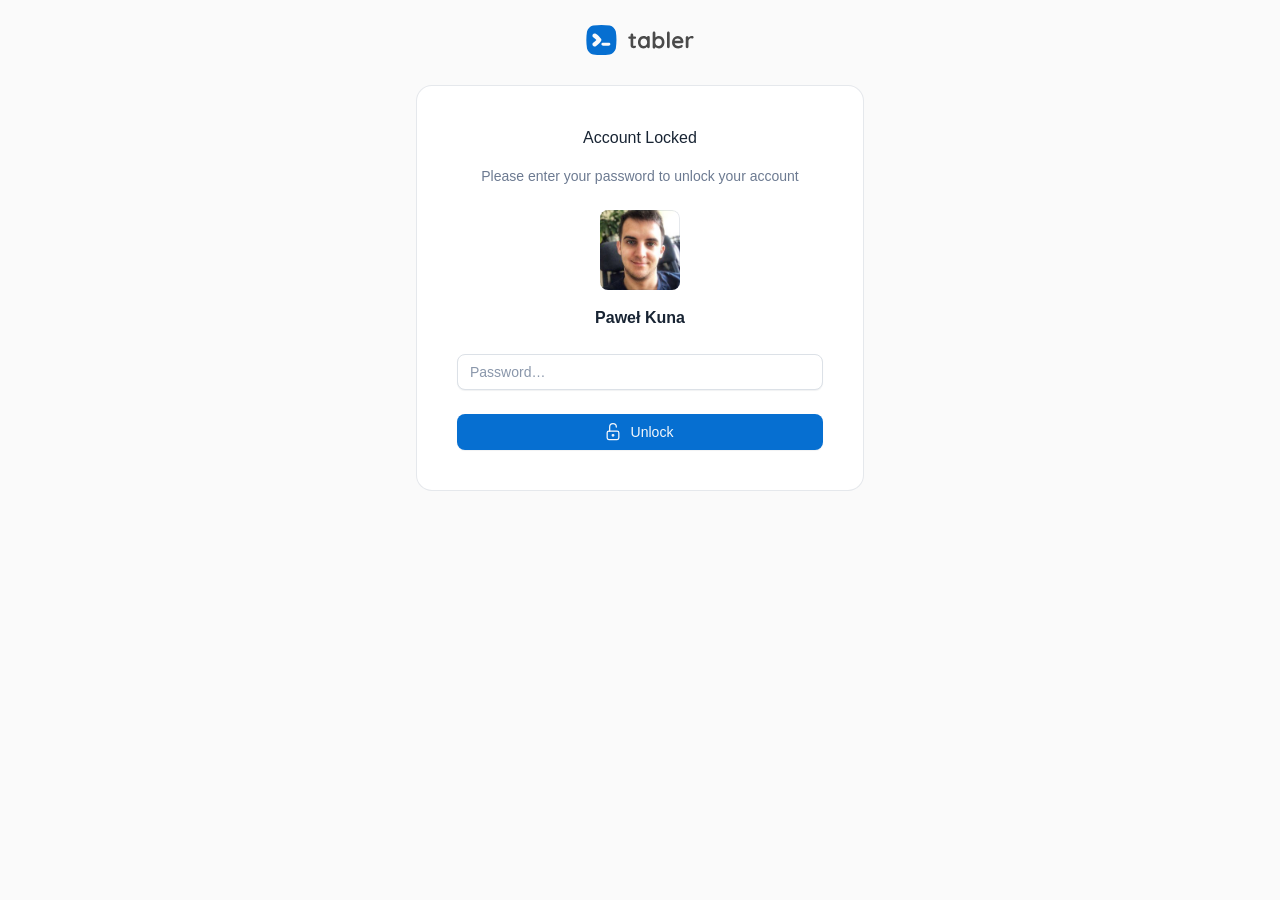
<file: demo/auth-lock.html>
<!doctype html>
<!--
* Tabler - Premium and Open Source dashboard template with responsive and high quality UI.
* @version 1.0.0
* @link https://tabler.io
* Copyright 2018-2025 The Tabler Authors
* Copyright 2018-2025 codecalm.net Paweł Kuna
* Licensed under MIT (https://github.com/tabler/tabler/blob/master/LICENSE)
-->
<html lang="en">
<head>
	<meta charset="utf-8"/>
	<meta name="viewport" content="width=device-width, initial-scale=1, viewport-fit=cover"/>
	<meta http-equiv="X-UA-Compatible" content="ie=edge"/>
	<title>Tabler - Premium and Open Source dashboard template with responsive and high quality UI.</title>
	<!-- CSS files -->
<link href="./dist/css/tabler.min.css?1738096682" rel="stylesheet"/>
	<link href="./dist/css/tabler-flags.min.css?1738096682" rel="stylesheet"/>
	<link href="./dist/css/tabler-socials.min.css?1738096682" rel="stylesheet"/>
	<link href="./dist/css/tabler-payments.min.css?1738096682" rel="stylesheet"/>
	<link href="./dist/css/tabler-vendors.min.css?1738096682" rel="stylesheet"/>
	<link href="./dist/css/tabler-marketing.min.css?1738096682" rel="stylesheet"/>
<link href="./dist/css/demo.min.css?1738096682" rel="stylesheet"/>
	<style>
		@import url('https://rsms.me/inter/inter.css');
	</style>
</head>
<body class=" d-flex flex-column">
<script src="./dist/js/demo-theme.min.js?1738096682"></script>
<div class="page">
	<div class="container container-tight py-4">
		<div class="text-center mb-4">
	<a href="." class="navbar-brand navbar-brand-autodark">
	<svg xmlns="http://www.w3.org/2000/svg" width="110" height="32" viewBox="0 0 232 68" class="navbar-brand-image">
		<path d="M64.6 16.2C63 9.9 58.1 5 51.8 3.4 40 1.5 28 1.5 16.2 3.4 9.9 5 5 9.9 3.4 16.2 1.5 28 1.5 40 3.4 51.8 5 58.1 9.9 63 16.2 64.6c11.8 1.9 23.8 1.9 35.6 0C58.1 63 63 58.1 64.6 51.8c1.9-11.8 1.9-23.8 0-35.6zM33.3 36.3c-2.8 4.4-6.6 8.2-11.1 11-1.5.9-3.3.9-4.8.1s-2.4-2.3-2.5-4c0-1.7.9-3.3 2.4-4.1 2.3-1.4 4.4-3.2 6.1-5.3-1.8-2.1-3.8-3.8-6.1-5.3-2.3-1.3-3-4.2-1.7-6.4s4.3-2.9 6.5-1.6c4.5 2.8 8.2 6.5 11.1 10.9 1 1.4 1 3.3.1 4.7zM49.2 46H37.8c-2.1 0-3.8-1-3.8-3s1.7-3 3.8-3h11.4c2.1 0 3.8 1 3.8 3s-1.7 3-3.8 3z" fill="#066fd1" style="fill: var(--tblr-primary, #066fd1)" />
		<path d="M105.8 46.1c.4 0 .9.2 1.2.6s.6 1 .6 1.7c0 .9-.5 1.6-1.4 2.2s-2 .9-3.2.9c-2 0-3.7-.4-5-1.3s-2-2.6-2-5.4V31.6h-2.2c-.8 0-1.4-.3-1.9-.8s-.9-1.1-.9-1.9c0-.7.3-1.4.8-1.8s1.2-.7 1.9-.7h2.2v-3.1c0-.8.3-1.5.8-2.1s1.3-.8 2.1-.8 1.5.3 2 .8.8 1.3.8 2.1v3.1h3.4c.8 0 1.4.3 1.9.8s.8 1.2.8 1.9-.3 1.4-.8 1.8-1.2.7-1.9.7h-3.4v13c0 .7.2 1.2.5 1.5s.8.5 1.4.5c.3 0 .6-.1 1.1-.2.5-.2.8-.3 1.2-.3zm28-20.7c.8 0 1.5.3 2.1.8.5.5.8 1.2.8 2.1v20.3c0 .8-.3 1.5-.8 2.1-.5.6-1.2.8-2.1.8s-1.5-.3-2-.8-.8-1.2-.8-2.1c-.8.9-1.9 1.7-3.2 2.4-1.3.7-2.8 1-4.3 1-2.2 0-4.2-.6-6-1.7-1.8-1.1-3.2-2.7-4.2-4.7s-1.6-4.3-1.6-6.9c0-2.6.5-4.9 1.5-6.9s2.4-3.6 4.2-4.8c1.8-1.1 3.7-1.7 5.9-1.7 1.5 0 3 .3 4.3.8 1.3.6 2.5 1.3 3.4 2.1 0-.8.3-1.5.8-2.1.5-.5 1.2-.7 2-.7zm-9.7 21.3c2.1 0 3.8-.8 5.1-2.3s2-3.4 2-5.7-.7-4.2-2-5.8c-1.3-1.5-3-2.3-5.1-2.3-2 0-3.7.8-5 2.3-1.3 1.5-2 3.5-2 5.8s.6 4.2 1.9 5.7 3 2.3 5.1 2.3zm32.1-21.3c2.2 0 4.2.6 6 1.7 1.8 1.1 3.2 2.7 4.2 4.7s1.6 4.3 1.6 6.9-.5 4.9-1.5 6.9-2.4 3.6-4.2 4.8c-1.8 1.1-3.7 1.7-5.9 1.7-1.5 0-3-.3-4.3-.9s-2.5-1.4-3.4-2.3v.3c0 .8-.3 1.5-.8 2.1-.5.6-1.2.8-2.1.8s-1.5-.3-2.1-.8c-.5-.5-.8-1.2-.8-2.1V18.9c0-.8.3-1.5.8-2.1.5-.6 1.2-.8 2.1-.8s1.5.3 2.1.8c.5.6.8 1.3.8 2.1v10c.8-1 1.8-1.8 3.2-2.5 1.3-.7 2.8-1 4.3-1zm-.7 21.3c2 0 3.7-.8 5-2.3s2-3.5 2-5.8-.6-4.2-1.9-5.7-3-2.3-5.1-2.3-3.8.8-5.1 2.3-2 3.4-2 5.7.7 4.2 2 5.8c1.3 1.6 3 2.3 5.1 2.3zm23.6 1.9c0 .8-.3 1.5-.8 2.1s-1.3.8-2.1.8-1.5-.3-2-.8-.8-1.3-.8-2.1V18.9c0-.8.3-1.5.8-2.1s1.3-.8 2.1-.8 1.5.3 2 .8.8 1.3.8 2.1v29.7zm29.3-10.5c0 .8-.3 1.4-.9 1.9-.6.5-1.2.7-2 .7h-15.8c.4 1.9 1.3 3.4 2.6 4.4 1.4 1.1 2.9 1.6 4.7 1.6 1.3 0 2.3-.1 3.1-.4.7-.2 1.3-.5 1.8-.8.4-.3.7-.5.9-.6.6-.3 1.1-.4 1.6-.4.7 0 1.2.2 1.7.7s.7 1 .7 1.7c0 .9-.4 1.6-1.3 2.4-.9.7-2.1 1.4-3.6 1.9s-3 .8-4.6.8c-2.7 0-5-.6-7-1.7s-3.5-2.7-4.6-4.6-1.6-4.2-1.6-6.6c0-2.8.6-5.2 1.7-7.2s2.7-3.7 4.6-4.8 3.9-1.7 6-1.7 4.1.6 6 1.7 3.4 2.7 4.5 4.7c.9 1.9 1.5 4.1 1.5 6.3zm-12.2-7.5c-3.7 0-5.9 1.7-6.6 5.2h12.6v-.3c-.1-1.3-.8-2.5-2-3.5s-2.5-1.4-4-1.4zm30.3-5.2c1 0 1.8.3 2.4.8.7.5 1 1.2 1 1.9 0 1-.3 1.7-.8 2.2-.5.5-1.1.8-1.8.7-.5 0-1-.1-1.6-.3-.2-.1-.4-.1-.6-.2-.4-.1-.7-.1-1.1-.1-.8 0-1.6.3-2.4.8s-1.4 1.3-1.9 2.3-.7 2.3-.7 3.7v11.4c0 .8-.3 1.5-.8 2.1-.5.6-1.2.8-2.1.8s-1.5-.3-2.1-.8c-.5-.6-.8-1.3-.8-2.1V28.8c0-.8.3-1.5.8-2.1.5-.6 1.2-.8 2.1-.8s1.5.3 2.1.8c.5.6.8 1.3.8 2.1v.6c.7-1.3 1.8-2.3 3.2-3 1.3-.7 2.8-1 4.3-1z" fill-rule="evenodd" clip-rule="evenodd" fill="#4a4a4a"/>
	</svg>
</a>
		</div>
<form class="card card-md" action="./" method="get" autocomplete="off" novalidate>
	<div class="card-body text-center">
		<div class="mb-4">
			<h2 class="card-title">Account Locked</h2>
			<p class="text-secondary">Please enter your password to unlock your account</p>
		</div>
		<div class="mb-4">
<span class="avatar avatar-xl mb-3" style="background-image: url(./static/avatars/000m.jpg)"></span>
			<h3>Paweł Kuna</h3>
		</div>
		<div class="mb-4">
			<input type="password" class="form-control" placeholder="Password&hellip;">
		</div>
		<div>
<a href="#" class="btn btn-primary btn-4 w-100">
	<!-- Download SVG icon from http://tabler.io/icons/icon/lock-open -->
	<svg xmlns="http://www.w3.org/2000/svg" width="24" height="24" viewBox="0 0 24 24" fill="none" stroke="currentColor" stroke-width="2" stroke-linecap="round" stroke-linejoin="round" class="icon icon-2"><path d="M5 11m0 2a2 2 0 0 1 2 -2h10a2 2 0 0 1 2 2v6a2 2 0 0 1 -2 2h-10a2 2 0 0 1 -2 -2z" /><path d="M12 16m-1 0a1 1 0 1 0 2 0a1 1 0 1 0 -2 0" /><path d="M8 11v-5a4 4 0 0 1 8 0" /></svg>
Unlock
</a>
		</div>
	</div>
</form>
	</div>
</div>
	<!-- Libs JS -->
<!-- Tabler Core -->
<script src="./dist/js/tabler.min.js?1738096682" defer></script>
<script src="./dist/js/demo.min.js?1738096682" defer></script>
</body>
</html>
</file>
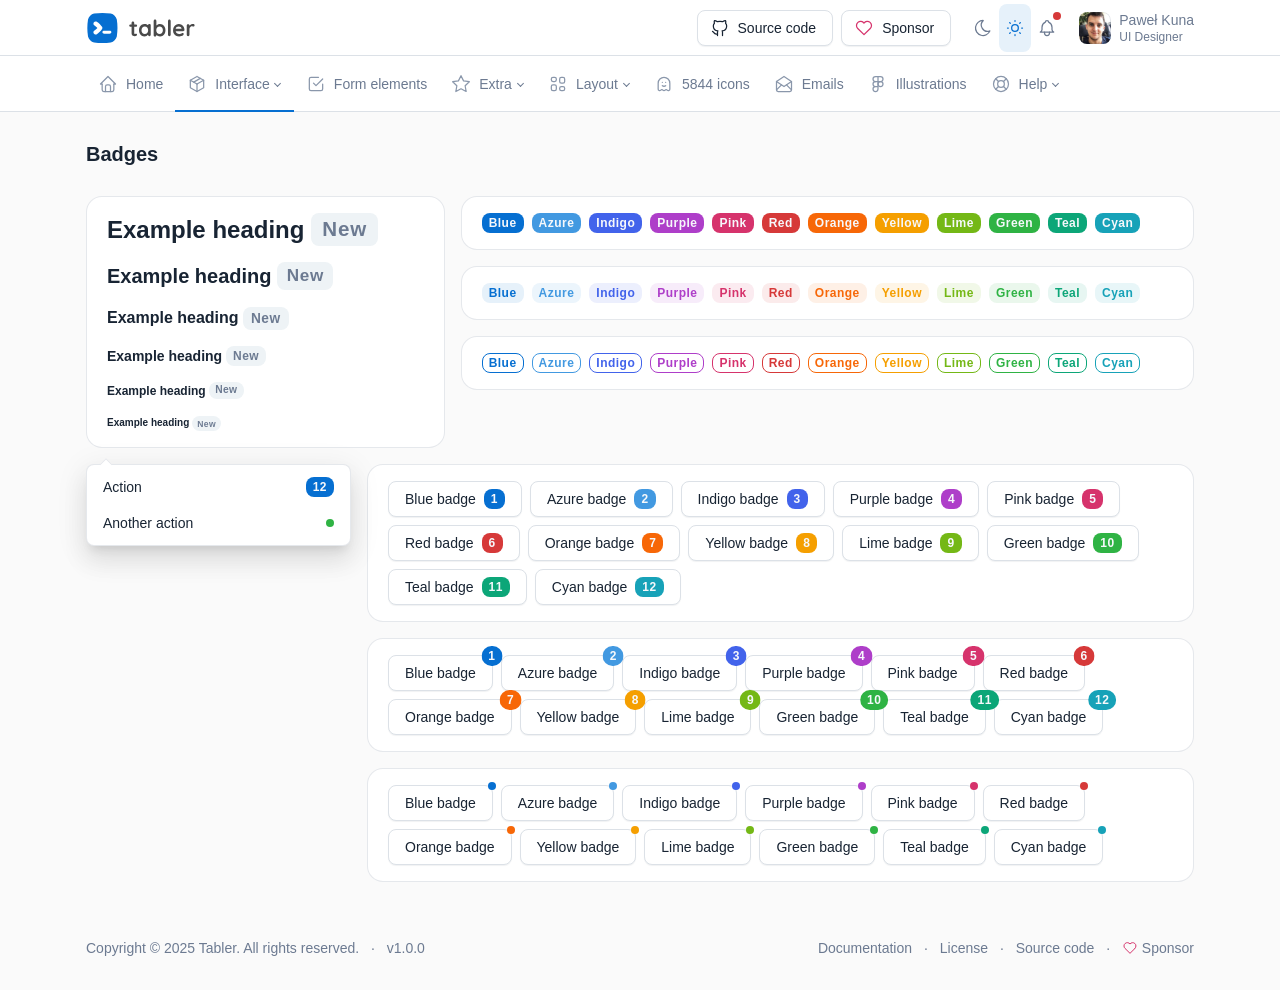
<file: demo/badges.html>
<!doctype html>
<!--
* Tabler - Premium and Open Source dashboard template with responsive and high quality UI.
* @version 1.0.0
* @link https://tabler.io
* Copyright 2018-2025 The Tabler Authors
* Copyright 2018-2025 codecalm.net Paweł Kuna
* Licensed under MIT (https://github.com/tabler/tabler/blob/master/LICENSE)
-->
<html lang="en">
<head>
	<meta charset="utf-8"/>
	<meta name="viewport" content="width=device-width, initial-scale=1, viewport-fit=cover"/>
	<meta http-equiv="X-UA-Compatible" content="ie=edge"/>
	<title>Tabler - Premium and Open Source dashboard template with responsive and high quality UI.</title>
	<!-- CSS files -->
<link href="./dist/css/tabler.min.css?1738096684" rel="stylesheet"/>
	<link href="./dist/css/tabler-flags.min.css?1738096684" rel="stylesheet"/>
	<link href="./dist/css/tabler-socials.min.css?1738096684" rel="stylesheet"/>
	<link href="./dist/css/tabler-payments.min.css?1738096684" rel="stylesheet"/>
	<link href="./dist/css/tabler-vendors.min.css?1738096684" rel="stylesheet"/>
	<link href="./dist/css/tabler-marketing.min.css?1738096684" rel="stylesheet"/>
<link href="./dist/css/demo.min.css?1738096684" rel="stylesheet"/>
	<style>
		@import url('https://rsms.me/inter/inter.css');
	</style>
</head>
<body>
<script src="./dist/js/demo-theme.min.js?1738096684"></script>
<div class="page">
		<!-- Navbar -->
	<header class="navbar navbar-expand-md d-print-none" >
		<div class="container-xl">
			<button class="navbar-toggler" type="button" data-bs-toggle="collapse" data-bs-target="#navbar-menu" aria-controls="navbar-menu" aria-expanded="false" aria-label="Toggle navigation">
	<span class="navbar-toggler-icon"></span>
</button>
<div class="navbar-brand navbar-brand-autodark d-none-navbar-horizontal pe-0 pe-md-3">
	<a href=".">
	<svg xmlns="http://www.w3.org/2000/svg" width="110" height="32" viewBox="0 0 232 68" class="navbar-brand-image">
		<path d="M64.6 16.2C63 9.9 58.1 5 51.8 3.4 40 1.5 28 1.5 16.2 3.4 9.9 5 5 9.9 3.4 16.2 1.5 28 1.5 40 3.4 51.8 5 58.1 9.9 63 16.2 64.6c11.8 1.9 23.8 1.9 35.6 0C58.1 63 63 58.1 64.6 51.8c1.9-11.8 1.9-23.8 0-35.6zM33.3 36.3c-2.8 4.4-6.6 8.2-11.1 11-1.5.9-3.3.9-4.8.1s-2.4-2.3-2.5-4c0-1.7.9-3.3 2.4-4.1 2.3-1.4 4.4-3.2 6.1-5.3-1.8-2.1-3.8-3.8-6.1-5.3-2.3-1.3-3-4.2-1.7-6.4s4.3-2.9 6.5-1.6c4.5 2.8 8.2 6.5 11.1 10.9 1 1.4 1 3.3.1 4.7zM49.2 46H37.8c-2.1 0-3.8-1-3.8-3s1.7-3 3.8-3h11.4c2.1 0 3.8 1 3.8 3s-1.7 3-3.8 3z" fill="#066fd1" style="fill: var(--tblr-primary, #066fd1)" />
		<path d="M105.8 46.1c.4 0 .9.2 1.2.6s.6 1 .6 1.7c0 .9-.5 1.6-1.4 2.2s-2 .9-3.2.9c-2 0-3.7-.4-5-1.3s-2-2.6-2-5.4V31.6h-2.2c-.8 0-1.4-.3-1.9-.8s-.9-1.1-.9-1.9c0-.7.3-1.4.8-1.8s1.2-.7 1.9-.7h2.2v-3.1c0-.8.3-1.5.8-2.1s1.3-.8 2.1-.8 1.5.3 2 .8.8 1.3.8 2.1v3.1h3.4c.8 0 1.4.3 1.9.8s.8 1.2.8 1.9-.3 1.4-.8 1.8-1.2.7-1.9.7h-3.4v13c0 .7.2 1.2.5 1.5s.8.5 1.4.5c.3 0 .6-.1 1.1-.2.5-.2.8-.3 1.2-.3zm28-20.7c.8 0 1.5.3 2.1.8.5.5.8 1.2.8 2.1v20.3c0 .8-.3 1.5-.8 2.1-.5.6-1.2.8-2.1.8s-1.5-.3-2-.8-.8-1.2-.8-2.1c-.8.9-1.9 1.7-3.2 2.4-1.3.7-2.8 1-4.3 1-2.2 0-4.2-.6-6-1.7-1.8-1.1-3.2-2.7-4.2-4.7s-1.6-4.3-1.6-6.9c0-2.6.5-4.9 1.5-6.9s2.4-3.6 4.2-4.8c1.8-1.1 3.7-1.7 5.9-1.7 1.5 0 3 .3 4.3.8 1.3.6 2.5 1.3 3.4 2.1 0-.8.3-1.5.8-2.1.5-.5 1.2-.7 2-.7zm-9.7 21.3c2.1 0 3.8-.8 5.1-2.3s2-3.4 2-5.7-.7-4.2-2-5.8c-1.3-1.5-3-2.3-5.1-2.3-2 0-3.7.8-5 2.3-1.3 1.5-2 3.5-2 5.8s.6 4.2 1.9 5.7 3 2.3 5.1 2.3zm32.1-21.3c2.2 0 4.2.6 6 1.7 1.8 1.1 3.2 2.7 4.2 4.7s1.6 4.3 1.6 6.9-.5 4.9-1.5 6.9-2.4 3.6-4.2 4.8c-1.8 1.1-3.7 1.7-5.9 1.7-1.5 0-3-.3-4.3-.9s-2.5-1.4-3.4-2.3v.3c0 .8-.3 1.5-.8 2.1-.5.6-1.2.8-2.1.8s-1.5-.3-2.1-.8c-.5-.5-.8-1.2-.8-2.1V18.9c0-.8.3-1.5.8-2.1.5-.6 1.2-.8 2.1-.8s1.5.3 2.1.8c.5.6.8 1.3.8 2.1v10c.8-1 1.8-1.8 3.2-2.5 1.3-.7 2.8-1 4.3-1zm-.7 21.3c2 0 3.7-.8 5-2.3s2-3.5 2-5.8-.6-4.2-1.9-5.7-3-2.3-5.1-2.3-3.8.8-5.1 2.3-2 3.4-2 5.7.7 4.2 2 5.8c1.3 1.6 3 2.3 5.1 2.3zm23.6 1.9c0 .8-.3 1.5-.8 2.1s-1.3.8-2.1.8-1.5-.3-2-.8-.8-1.3-.8-2.1V18.9c0-.8.3-1.5.8-2.1s1.3-.8 2.1-.8 1.5.3 2 .8.8 1.3.8 2.1v29.7zm29.3-10.5c0 .8-.3 1.4-.9 1.9-.6.5-1.2.7-2 .7h-15.8c.4 1.9 1.3 3.4 2.6 4.4 1.4 1.1 2.9 1.6 4.7 1.6 1.3 0 2.3-.1 3.1-.4.7-.2 1.3-.5 1.8-.8.4-.3.7-.5.9-.6.6-.3 1.1-.4 1.6-.4.7 0 1.2.2 1.7.7s.7 1 .7 1.7c0 .9-.4 1.6-1.3 2.4-.9.7-2.1 1.4-3.6 1.9s-3 .8-4.6.8c-2.7 0-5-.6-7-1.7s-3.5-2.7-4.6-4.6-1.6-4.2-1.6-6.6c0-2.8.6-5.2 1.7-7.2s2.7-3.7 4.6-4.8 3.9-1.7 6-1.7 4.1.6 6 1.7 3.4 2.7 4.5 4.7c.9 1.9 1.5 4.1 1.5 6.3zm-12.2-7.5c-3.7 0-5.9 1.7-6.6 5.2h12.6v-.3c-.1-1.3-.8-2.5-2-3.5s-2.5-1.4-4-1.4zm30.3-5.2c1 0 1.8.3 2.4.8.7.5 1 1.2 1 1.9 0 1-.3 1.7-.8 2.2-.5.5-1.1.8-1.8.7-.5 0-1-.1-1.6-.3-.2-.1-.4-.1-.6-.2-.4-.1-.7-.1-1.1-.1-.8 0-1.6.3-2.4.8s-1.4 1.3-1.9 2.3-.7 2.3-.7 3.7v11.4c0 .8-.3 1.5-.8 2.1-.5.6-1.2.8-2.1.8s-1.5-.3-2.1-.8c-.5-.6-.8-1.3-.8-2.1V28.8c0-.8.3-1.5.8-2.1.5-.6 1.2-.8 2.1-.8s1.5.3 2.1.8c.5.6.8 1.3.8 2.1v.6c.7-1.3 1.8-2.3 3.2-3 1.3-.7 2.8-1 4.3-1z" fill-rule="evenodd" clip-rule="evenodd" fill="#4a4a4a"/>
	</svg>
	</a>
</div>
<div class="navbar-nav flex-row order-md-last">
	<div class="nav-item d-none d-md-flex me-3">
		<div class="btn-list">
<a href="https://github.com/tabler/tabler" class="btn btn-5" target="_blank" rel="noreferrer">
	<!-- Download SVG icon from http://tabler.io/icons/icon/brand-github -->
	<svg xmlns="http://www.w3.org/2000/svg" width="24" height="24" viewBox="0 0 24 24" fill="none" stroke="currentColor" stroke-width="2" stroke-linecap="round" stroke-linejoin="round" class="icon icon-2"><path d="M9 19c-4.3 1.4 -4.3 -2.5 -6 -3m12 5v-3.5c0 -1 .1 -1.4 -.5 -2c2.8 -.3 5.5 -1.4 5.5 -6a4.6 4.6 0 0 0 -1.3 -3.2a4.2 4.2 0 0 0 -.1 -3.2s-1.1 -.3 -3.5 1.3a12.3 12.3 0 0 0 -6.2 0c-2.4 -1.6 -3.5 -1.3 -3.5 -1.3a4.2 4.2 0 0 0 -.1 3.2a4.6 4.6 0 0 0 -1.3 3.2c0 4.6 2.7 5.7 5.5 6c-.6 .6 -.6 1.2 -.5 2v3.5" /></svg>
Source code
</a>
<a href="https://github.com/sponsors/codecalm" class="btn btn-6" target="_blank" rel="noreferrer">
	<!-- Download SVG icon from http://tabler.io/icons/icon/heart -->
	<svg xmlns="http://www.w3.org/2000/svg" width="24" height="24" viewBox="0 0 24 24" fill="none" stroke="currentColor" stroke-width="2" stroke-linecap="round" stroke-linejoin="round" class="icon text-pink icon-2"><path d="M19.5 12.572l-7.5 7.428l-7.5 -7.428a5 5 0 1 1 7.5 -6.566a5 5 0 1 1 7.5 6.572" /></svg>
Sponsor
</a>
		</div>
	</div>
	<div class="d-none d-md-flex">
		<a href="?theme=dark" class="nav-link px-0 hide-theme-dark" title="Enable dark mode" data-bs-toggle="tooltip"
		   data-bs-placement="bottom">
	<!-- Download SVG icon from http://tabler.io/icons/icon/moon -->
	<svg xmlns="http://www.w3.org/2000/svg" width="24" height="24" viewBox="0 0 24 24" fill="none" stroke="currentColor" stroke-width="2" stroke-linecap="round" stroke-linejoin="round" class="icon icon-1"><path d="M12 3c.132 0 .263 0 .393 0a7.5 7.5 0 0 0 7.92 12.446a9 9 0 1 1 -8.313 -12.454z" /></svg>
		</a>
		<a href="?theme=light" class="nav-link px-0 hide-theme-light" title="Enable light mode" data-bs-toggle="tooltip"
		   data-bs-placement="bottom">
	<!-- Download SVG icon from http://tabler.io/icons/icon/sun -->
	<svg xmlns="http://www.w3.org/2000/svg" width="24" height="24" viewBox="0 0 24 24" fill="none" stroke="currentColor" stroke-width="2" stroke-linecap="round" stroke-linejoin="round" class="icon icon-1"><path d="M12 12m-4 0a4 4 0 1 0 8 0a4 4 0 1 0 -8 0" /><path d="M3 12h1m8 -9v1m8 8h1m-9 8v1m-6.4 -15.4l.7 .7m12.1 -.7l-.7 .7m0 11.4l.7 .7m-12.1 -.7l-.7 .7" /></svg>
		</a>
		<div class="nav-item dropdown d-none d-md-flex me-3">
			<a href="#" class="nav-link px-0" data-bs-toggle="dropdown" tabindex="-1" aria-label="Show notifications">
	<!-- Download SVG icon from http://tabler.io/icons/icon/bell -->
	<svg xmlns="http://www.w3.org/2000/svg" width="24" height="24" viewBox="0 0 24 24" fill="none" stroke="currentColor" stroke-width="2" stroke-linecap="round" stroke-linejoin="round" class="icon icon-1"><path d="M10 5a2 2 0 1 1 4 0a7 7 0 0 1 4 6v3a4 4 0 0 0 2 3h-16a4 4 0 0 0 2 -3v-3a7 7 0 0 1 4 -6" /><path d="M9 17v1a3 3 0 0 0 6 0v-1" /></svg>
				<span class="badge bg-red"></span>
			</a>
			<div class="dropdown-menu dropdown-menu-arrow dropdown-menu-end dropdown-menu-card">
				<div class="card">
	<div class="card-header">
		<h3 class="card-title">Last updates</h3>
	</div>
	<div class="list-group list-group-flush list-group-hoverable">
		<div class="list-group-item">
			<div class="row align-items-center">
				<div class="col-auto"><span class="status-dot status-dot-animated bg-red d-block"></span></div>
				<div class="col text-truncate">
					<a href="#" class="text-body d-block">Example 1</a>
					<div class="d-block text-secondary text-truncate mt-n1">
						Change deprecated html tags to text decoration classes (#29604)
					</div>
				</div>
				<div class="col-auto">
					<a href="#" class="list-group-item-actions">
	<!-- Download SVG icon from http://tabler.io/icons/icon/star -->
	<svg xmlns="http://www.w3.org/2000/svg" width="24" height="24" viewBox="0 0 24 24" fill="none" stroke="currentColor" stroke-width="2" stroke-linecap="round" stroke-linejoin="round" class="icon text-muted icon-2"><path d="M12 17.75l-6.172 3.245l1.179 -6.873l-5 -4.867l6.9 -1l3.086 -6.253l3.086 6.253l6.9 1l-5 4.867l1.179 6.873z" /></svg>
					</a>
				</div>
			</div>
		</div>
		<div class="list-group-item">
			<div class="row align-items-center">
				<div class="col-auto"><span class="status-dot d-block"></span></div>
				<div class="col text-truncate">
					<a href="#" class="text-body d-block">Example 2</a>
					<div class="d-block text-secondary text-truncate mt-n1">
						justify-content:between ⇒ justify-content:space-between (#29734)
					</div>
				</div>
				<div class="col-auto">
					<a href="#" class="list-group-item-actions show">
	<!-- Download SVG icon from http://tabler.io/icons/icon/star -->
	<svg xmlns="http://www.w3.org/2000/svg" width="24" height="24" viewBox="0 0 24 24" fill="none" stroke="currentColor" stroke-width="2" stroke-linecap="round" stroke-linejoin="round" class="icon text-yellow icon-2"><path d="M12 17.75l-6.172 3.245l1.179 -6.873l-5 -4.867l6.9 -1l3.086 -6.253l3.086 6.253l6.9 1l-5 4.867l1.179 6.873z" /></svg>
					</a>
				</div>
			</div>
		</div>
		<div class="list-group-item">
			<div class="row align-items-center">
				<div class="col-auto"><span class="status-dot d-block"></span></div>
				<div class="col text-truncate">
					<a href="#" class="text-body d-block">Example 3</a>
					<div class="d-block text-secondary text-truncate mt-n1">
						Update change-version.js (#29736)
					</div>
				</div>
				<div class="col-auto">
					<a href="#" class="list-group-item-actions">
	<!-- Download SVG icon from http://tabler.io/icons/icon/star -->
	<svg xmlns="http://www.w3.org/2000/svg" width="24" height="24" viewBox="0 0 24 24" fill="none" stroke="currentColor" stroke-width="2" stroke-linecap="round" stroke-linejoin="round" class="icon text-muted icon-2"><path d="M12 17.75l-6.172 3.245l1.179 -6.873l-5 -4.867l6.9 -1l3.086 -6.253l3.086 6.253l6.9 1l-5 4.867l1.179 6.873z" /></svg>
					</a>
				</div>
			</div>
		</div>
		<div class="list-group-item">
			<div class="row align-items-center">
				<div class="col-auto"><span class="status-dot status-dot-animated bg-green d-block"></span></div>
				<div class="col text-truncate">
					<a href="#" class="text-body d-block">Example 4</a>
					<div class="d-block text-secondary text-truncate mt-n1">
						Regenerate package-lock.json (#29730)
					</div>
				</div>
				<div class="col-auto">
					<a href="#" class="list-group-item-actions">
	<!-- Download SVG icon from http://tabler.io/icons/icon/star -->
	<svg xmlns="http://www.w3.org/2000/svg" width="24" height="24" viewBox="0 0 24 24" fill="none" stroke="currentColor" stroke-width="2" stroke-linecap="round" stroke-linejoin="round" class="icon text-muted icon-2"><path d="M12 17.75l-6.172 3.245l1.179 -6.873l-5 -4.867l6.9 -1l3.086 -6.253l3.086 6.253l6.9 1l-5 4.867l1.179 6.873z" /></svg>
					</a>
				</div>
			</div>
		</div>
	</div>
</div>
			</div>
		</div>
	</div>
	<div class="nav-item dropdown">
		<a href="#" class="nav-link d-flex lh-1 text-reset p-0" data-bs-toggle="dropdown" aria-label="Open user menu">
<span class="avatar avatar-sm" style="background-image: url(./static/avatars/000m.jpg)"></span>
			<div class="d-none d-xl-block ps-2">
				<div>Paweł Kuna</div>
				<div class="mt-1 small text-secondary">UI Designer</div>
			</div>
		</a>
		<div class="dropdown-menu dropdown-menu-end dropdown-menu-arrow">
			<a href="#" class="dropdown-item">Status</a>
			<a href="./profile.html" class="dropdown-item">Profile</a>
			<a href="#" class="dropdown-item">Feedback</a>
			<div class="dropdown-divider"></div>
			<a href="./settings.html" class="dropdown-item">Settings</a>
			<a href="./sign-in.html" class="dropdown-item">Logout</a>
		</div>
	</div>
</div>
		</div>
	</header>
	<header class="navbar-expand-md">
		<div class="collapse navbar-collapse" id="navbar-menu">
			<div class="navbar">
				<div class="container-xl">
					<div class="row flex-fill align-items-center">
						<div class="col">
<ul class="navbar-nav">
		<li class="nav-item">
			<a class="nav-link" href="./" >
				<span class="nav-link-icon d-md-none d-lg-inline-block">
	<!-- Download SVG icon from http://tabler.io/icons/icon/home -->
	<svg xmlns="http://www.w3.org/2000/svg" width="24" height="24" viewBox="0 0 24 24" fill="none" stroke="currentColor" stroke-width="2" stroke-linecap="round" stroke-linejoin="round" class="icon icon-1"><path d="M5 12l-2 0l9 -9l9 9l-2 0" /><path d="M5 12v7a2 2 0 0 0 2 2h10a2 2 0 0 0 2 -2v-7" /><path d="M9 21v-6a2 2 0 0 1 2 -2h2a2 2 0 0 1 2 2v6" /></svg>
</span>
				<span class="nav-link-title">
					Home
				</span>
			</a>
		</li>
		<li class="nav-item active dropdown">
			<a class="nav-link dropdown-toggle" href="#navbar-base" data-bs-toggle="dropdown" data-bs-auto-close="outside" role="button" aria-expanded="false" >
				<span class="nav-link-icon d-md-none d-lg-inline-block">
	<!-- Download SVG icon from http://tabler.io/icons/icon/package -->
	<svg xmlns="http://www.w3.org/2000/svg" width="24" height="24" viewBox="0 0 24 24" fill="none" stroke="currentColor" stroke-width="2" stroke-linecap="round" stroke-linejoin="round" class="icon icon-1"><path d="M12 3l8 4.5l0 9l-8 4.5l-8 -4.5l0 -9l8 -4.5" /><path d="M12 12l8 -4.5" /><path d="M12 12l0 9" /><path d="M12 12l-8 -4.5" /><path d="M16 5.25l-8 4.5" /></svg>
</span>
				<span class="nav-link-title">
					Interface
				</span>
			</a>
			<div class="dropdown-menu">
					<div class="dropdown-menu-columns">
					<div class="dropdown-menu-column">
					<a class="dropdown-item" href="./accordion.html">
						Accordion
					</a>
					<a class="dropdown-item" href="./alerts.html">
						Alerts
					</a>
					<div class="dropend">
					<a class="dropdown-item dropdown-toggle" href="#sidebar-authentication" data-bs-toggle="dropdown" data-bs-auto-close="outside" role="button" aria-expanded="false" >
						Authentication
					</a>
					<div class="dropdown-menu">
						<a href="./sign-in.html" class="dropdown-item">
							Sign in
						</a>
						<a href="./sign-in-link.html" class="dropdown-item">
							Sign in link
						</a>
						<a href="./sign-in-illustration.html" class="dropdown-item">
							Sign in with illustration
						</a>
						<a href="./sign-in-cover.html" class="dropdown-item">
							Sign in with cover
						</a>
						<a href="./sign-up.html" class="dropdown-item">
							Sign up
						</a>
						<a href="./forgot-password.html" class="dropdown-item">
							Forgot password
						</a>
						<a href="./terms-of-service.html" class="dropdown-item">
							Terms of service
						</a>
						<a href="./auth-lock.html" class="dropdown-item">
							Lock screen
						</a>
						<a href="./2-step-verification.html" class="dropdown-item">
							2 step verification
						</a>
						<a href="./2-step-verification-code.html" class="dropdown-item">
							2 step verification code
						</a>
					</div>
					</div>
					<a class="dropdown-item active" href="./badges.html">
						Badges
						<span class="badge badge-sm bg-green-lt text-uppercase ms-auto">New</span>
					</a>
					<a class="dropdown-item" href="./blank.html">
						Blank page
					</a>
					<a class="dropdown-item" href="./buttons.html">
						Buttons
					</a>
					<div class="dropend">
					<a class="dropdown-item dropdown-toggle" href="#sidebar-cards" data-bs-toggle="dropdown" data-bs-auto-close="outside" role="button" aria-expanded="false" >
						Cards
						<span class="badge badge-sm bg-green-lt text-uppercase ms-auto">New</span>
					</a>
					<div class="dropdown-menu">
						<a href="./cards.html" class="dropdown-item">
							Sample cards
						</a>
						<a href="./card-actions.html" class="dropdown-item">
							Card actions
							<span class="badge badge-sm bg-green-lt text-uppercase ms-auto">New</span>
						</a>
						<a href="./cards-masonry.html" class="dropdown-item">
							Cards Masonry
						</a>
					</div>
					</div>
					<a class="dropdown-item" href="./carousel.html">
						Carousel
						<span class="badge badge-sm bg-green-lt text-uppercase ms-auto">New</span>
					</a>
					<a class="dropdown-item" href="./charts.html">
						Charts
					</a>
					<a class="dropdown-item" href="./colorpicker.html">
						Color picker
						<span class="badge badge-sm bg-green-lt text-uppercase ms-auto">New</span>
					</a>
					<a class="dropdown-item" href="./colors.html">
						Colors
					</a>
					<a class="dropdown-item" href="./datagrid.html">
						Data grid
						<span class="badge badge-sm bg-green-lt text-uppercase ms-auto">New</span>
					</a>
					<a class="dropdown-item" href="./datatables.html">
						Datatables
						<span class="badge badge-sm bg-green-lt text-uppercase ms-auto">New</span>
					</a>
					<a class="dropdown-item" href="./dropdowns.html">
						Dropdowns
					</a>
					<a class="dropdown-item" href="./dropzone.html">
						Dropzone
						<span class="badge badge-sm bg-green-lt text-uppercase ms-auto">New</span>
					</a>
					<div class="dropend">
					<a class="dropdown-item dropdown-toggle" href="#sidebar-error" data-bs-toggle="dropdown" data-bs-auto-close="outside" role="button" aria-expanded="false" >
						Error pages
					</a>
					<div class="dropdown-menu">
						<a href="./error-404.html" class="dropdown-item">
							404 page
						</a>
						<a href="./error-500.html" class="dropdown-item">
							500 page
						</a>
						<a href="./error-maintenance.html" class="dropdown-item">
							Maintenance page
						</a>
					</div>
					</div>
					<a class="dropdown-item" href="./flags.html">
						Flags
						<span class="badge badge-sm bg-green-lt text-uppercase ms-auto">New</span>
					</a>
					<a class="dropdown-item" href="./inline-player.html">
						Inline player
						<span class="badge badge-sm bg-green-lt text-uppercase ms-auto">New</span>
					</a>
					<a class="dropdown-item" href="./lightbox.html">
						Lightbox
						<span class="badge badge-sm bg-green-lt text-uppercase ms-auto">New</span>
					</a>
						</div><div class="dropdown-menu-column">
					<a class="dropdown-item" href="./lists.html">
						Lists
					</a>
					<a class="dropdown-item" href="./modals.html">
						Modal
					</a>
					<a class="dropdown-item" href="./maps.html">
						Map
					</a>
					<a class="dropdown-item" href="./map-fullsize.html">
						Map fullsize
					</a>
					<a class="dropdown-item" href="./maps-vector.html">
						Map vector
						<span class="badge badge-sm bg-green-lt text-uppercase ms-auto">New</span>
					</a>
					<a class="dropdown-item" href="./markdown.html">
						Markdown
					</a>
					<a class="dropdown-item" href="./navigation.html">
						Navigation
					</a>
					<a class="dropdown-item" href="./offcanvas.html">
						Offcanvas
					</a>
					<a class="dropdown-item" href="./pagination.html">
						Pagination
					</a>
					<a class="dropdown-item" href="./placeholder.html">
						Placeholder
					</a>
					<a class="dropdown-item" href="./social-icons.html">
						Social icons
						<span class="badge badge-sm bg-green-lt text-uppercase ms-auto">New</span>
					</a>
					<a class="dropdown-item" href="./stars-rating.html">
						Stars rating
						<span class="badge badge-sm bg-green-lt text-uppercase ms-auto">New</span>
					</a>
					<a class="dropdown-item" href="./steps.html">
						Steps
						<span class="badge badge-sm bg-green-lt text-uppercase ms-auto">New</span>
					</a>
					<a class="dropdown-item" href="./tables.html">
						Tables
					</a>
					<a class="dropdown-item" href="./tabs.html">
						Tabs
					</a>
					<a class="dropdown-item" href="./tags.html">
						Tags
					</a>
					<a class="dropdown-item" href="./tinymce.html">
						TinyMCE
						<span class="badge badge-sm bg-green-lt text-uppercase ms-auto">New</span>
					</a>
					<a class="dropdown-item" href="./toasts.html">
						Toasts
					</a>
					<a class="dropdown-item" href="./typography.html">
						Typography
					</a>
				</div></div>
				</div>
		</li>
		<li class="nav-item">
			<a class="nav-link" href="./form-elements.html" >
				<span class="nav-link-icon d-md-none d-lg-inline-block">
	<!-- Download SVG icon from http://tabler.io/icons/icon/checkbox -->
	<svg xmlns="http://www.w3.org/2000/svg" width="24" height="24" viewBox="0 0 24 24" fill="none" stroke="currentColor" stroke-width="2" stroke-linecap="round" stroke-linejoin="round" class="icon icon-1"><path d="M9 11l3 3l8 -8" /><path d="M20 12v6a2 2 0 0 1 -2 2h-12a2 2 0 0 1 -2 -2v-12a2 2 0 0 1 2 -2h9" /></svg>
</span>
				<span class="nav-link-title">
					Form elements
				</span>
			</a>
		</li>
		<li class="nav-item dropdown">
			<a class="nav-link dropdown-toggle" href="#navbar-extra" data-bs-toggle="dropdown" data-bs-auto-close="outside" role="button" aria-expanded="false" >
				<span class="nav-link-icon d-md-none d-lg-inline-block">
	<!-- Download SVG icon from http://tabler.io/icons/icon/star -->
	<svg xmlns="http://www.w3.org/2000/svg" width="24" height="24" viewBox="0 0 24 24" fill="none" stroke="currentColor" stroke-width="2" stroke-linecap="round" stroke-linejoin="round" class="icon icon-1"><path d="M12 17.75l-6.172 3.245l1.179 -6.873l-5 -4.867l6.9 -1l3.086 -6.253l3.086 6.253l6.9 1l-5 4.867l1.179 6.873z" /></svg>
</span>
				<span class="nav-link-title">
					Extra
				</span>
			</a>
			<div class="dropdown-menu">
					<div class="dropdown-menu-columns">
					<div class="dropdown-menu-column">
					<a class="dropdown-item" href="./activity.html">
						Activity
					</a>
					<a class="dropdown-item" href="./chat.html">
						Chat
						<span class="badge badge-sm bg-green-lt text-uppercase ms-auto">New</span>
					</a>
					<a class="dropdown-item" href="./cookie-banner.html">
						Cookie banner
						<span class="badge badge-sm bg-green-lt text-uppercase ms-auto">New</span>
					</a>
					<a class="dropdown-item" href="./empty.html">
						Empty page
					</a>
					<a class="dropdown-item" href="./faq.html">
						FAQ
						<span class="badge badge-sm bg-green-lt text-uppercase ms-auto">New</span>
					</a>
					<a class="dropdown-item" href="./gallery.html">
						Gallery
					</a>
					<a class="dropdown-item" href="./invoice.html">
						Invoice
					</a>
					<a class="dropdown-item" href="./job-listing.html">
						Job listing
						<span class="badge badge-sm bg-green-lt text-uppercase ms-auto">New</span>
					</a>
					<a class="dropdown-item" href="./license.html">
						License
					</a>
					<a class="dropdown-item" href="./logs.html">
						Logs
						<span class="badge badge-sm bg-green-lt text-uppercase ms-auto">New</span>
					</a>
					<a class="dropdown-item" href="./marketing/index.html">
						Marketing
						<span class="badge badge-sm bg-green-lt text-uppercase ms-auto">New</span>
					</a>
					<a class="dropdown-item" href="./music.html">
						Music
					</a>
					<a class="dropdown-item" href="./page-loader.html">
						Page loader
						<span class="badge badge-sm bg-green-lt text-uppercase ms-auto">New</span>
					</a>
						</div><div class="dropdown-menu-column">
					<a class="dropdown-item" href="./payment-providers.html">
						Payment providers
						<span class="badge badge-sm bg-green-lt text-uppercase ms-auto">New</span>
					</a>
					<a class="dropdown-item" href="./photogrid.html">
						Photogrid
						<span class="badge badge-sm bg-green-lt text-uppercase ms-auto">New</span>
					</a>
					<a class="dropdown-item" href="./pricing.html">
						Pricing cards
					</a>
					<a class="dropdown-item" href="./pricing-table.html">
						Pricing table
					</a>
					<a class="dropdown-item" href="./search-results.html">
						Search results
					</a>
					<a class="dropdown-item" href="./settings.html">
						Settings
						<span class="badge badge-sm bg-green-lt text-uppercase ms-auto">New</span>
					</a>
					<a class="dropdown-item" href="./tasks.html">
						Tasks
						<span class="badge badge-sm bg-green-lt text-uppercase ms-auto">New</span>
					</a>
					<a class="dropdown-item" href="./trial-ended.html">
						Trial ended
						<span class="badge badge-sm bg-green-lt text-uppercase ms-auto">New</span>
					</a>
					<a class="dropdown-item" href="./uptime.html">
						Uptime monitor
					</a>
					<a class="dropdown-item" href="./users.html">
						Users
					</a>
					<a class="dropdown-item" href="./widgets.html">
						Widgets
					</a>
					<a class="dropdown-item" href="./wizard.html">
						Wizard
					</a>
				</div></div>
				</div>
		</li>
		<li class="nav-item dropdown">
			<a class="nav-link dropdown-toggle" href="#navbar-layout" data-bs-toggle="dropdown" data-bs-auto-close="outside" role="button" aria-expanded="false" >
				<span class="nav-link-icon d-md-none d-lg-inline-block">
	<!-- Download SVG icon from http://tabler.io/icons/icon/layout-2 -->
	<svg xmlns="http://www.w3.org/2000/svg" width="24" height="24" viewBox="0 0 24 24" fill="none" stroke="currentColor" stroke-width="2" stroke-linecap="round" stroke-linejoin="round" class="icon icon-1"><path d="M4 4m0 2a2 2 0 0 1 2 -2h2a2 2 0 0 1 2 2v1a2 2 0 0 1 -2 2h-2a2 2 0 0 1 -2 -2z" /><path d="M4 13m0 2a2 2 0 0 1 2 -2h2a2 2 0 0 1 2 2v3a2 2 0 0 1 -2 2h-2a2 2 0 0 1 -2 -2z" /><path d="M14 4m0 2a2 2 0 0 1 2 -2h2a2 2 0 0 1 2 2v3a2 2 0 0 1 -2 2h-2a2 2 0 0 1 -2 -2z" /><path d="M14 15m0 2a2 2 0 0 1 2 -2h2a2 2 0 0 1 2 2v1a2 2 0 0 1 -2 2h-2a2 2 0 0 1 -2 -2z" /></svg>
</span>
				<span class="nav-link-title">
					Layout
				</span>
			</a>
			<div class="dropdown-menu">
					<div class="dropdown-menu-columns">
					<div class="dropdown-menu-column">
					<a class="dropdown-item" href="./layout-boxed.html">
						Boxed
						<span class="badge badge-sm bg-green-lt text-uppercase ms-auto">New</span>
					</a>
					<a class="dropdown-item" href="./layout-combo.html">
						Combined
					</a>
					<a class="dropdown-item" href="./layout-condensed.html">
						Condensed
					</a>
					<a class="dropdown-item" href="./layout-fluid.html">
						Fluid
					</a>
					<a class="dropdown-item" href="./layout-fluid-vertical.html">
						Fluid vertical
					</a>
					<a class="dropdown-item" href="./layout-horizontal.html">
						Horizontal
					</a>
					<a class="dropdown-item" href="./layout-navbar-dark.html">
						Navbar dark
					</a>
						</div><div class="dropdown-menu-column">
					<a class="dropdown-item" href="./layout-navbar-overlap.html">
						Navbar overlap
					</a>
					<a class="dropdown-item" href="./layout-navbar-sticky.html">
						Navbar sticky
					</a>
					<a class="dropdown-item" href="./layout-vertical-right.html">
						Right vertical
					</a>
					<a class="dropdown-item" href="./layout-rtl.html">
						RTL mode
					</a>
					<a class="dropdown-item" href="./layout-vertical.html">
						Vertical
					</a>
					<a class="dropdown-item" href="./layout-vertical-transparent.html">
						Vertical transparent
					</a>
				</div></div>
				</div>
		</li>
		<li class="nav-item">
			<a class="nav-link" href="./icons.html" >
				<span class="nav-link-icon d-md-none d-lg-inline-block">
	<!-- Download SVG icon from http://tabler.io/icons/icon/ghost -->
	<svg xmlns="http://www.w3.org/2000/svg" width="24" height="24" viewBox="0 0 24 24" fill="none" stroke="currentColor" stroke-width="2" stroke-linecap="round" stroke-linejoin="round" class="icon icon-1"><path d="M5 11a7 7 0 0 1 14 0v7a1.78 1.78 0 0 1 -3.1 1.4a1.65 1.65 0 0 0 -2.6 0a1.65 1.65 0 0 1 -2.6 0a1.65 1.65 0 0 0 -2.6 0a1.78 1.78 0 0 1 -3.1 -1.4v-7" /><path d="M10 10l.01 0" /><path d="M14 10l.01 0" /><path d="M10 14a3.5 3.5 0 0 0 4 0" /></svg>
</span>
				<span class="nav-link-title">
					5844 icons
				</span>
			</a>
		</li>
		<li class="nav-item">
			<a class="nav-link" href="./emails.html" >
				<span class="nav-link-icon d-md-none d-lg-inline-block">
	<!-- Download SVG icon from http://tabler.io/icons/icon/mail-opened -->
	<svg xmlns="http://www.w3.org/2000/svg" width="24" height="24" viewBox="0 0 24 24" fill="none" stroke="currentColor" stroke-width="2" stroke-linecap="round" stroke-linejoin="round" class="icon icon-1"><path d="M3 9l9 6l9 -6l-9 -6l-9 6" /><path d="M21 9v10a2 2 0 0 1 -2 2h-14a2 2 0 0 1 -2 -2v-10" /><path d="M3 19l6 -6" /><path d="M15 13l6 6" /></svg>
</span>
				<span class="nav-link-title">
					Emails
				</span>
			</a>
		</li>
		<li class="nav-item">
			<a class="nav-link" href="./illustrations.html" >
				<span class="nav-link-icon d-md-none d-lg-inline-block">
	<!-- Download SVG icon from http://tabler.io/icons/icon/brand-figma -->
	<svg xmlns="http://www.w3.org/2000/svg" width="24" height="24" viewBox="0 0 24 24" fill="none" stroke="currentColor" stroke-width="2" stroke-linecap="round" stroke-linejoin="round" class="icon icon-1"><path d="M15 12m-3 0a3 3 0 1 0 6 0a3 3 0 1 0 -6 0" /><path d="M6 3m0 3a3 3 0 0 1 3 -3h6a3 3 0 0 1 3 3v0a3 3 0 0 1 -3 3h-6a3 3 0 0 1 -3 -3z" /><path d="M9 9a3 3 0 0 0 0 6h3m-3 0a3 3 0 1 0 3 3v-15" /></svg>
</span>
				<span class="nav-link-title">
					Illustrations
				</span>
			</a>
		</li>
		<li class="nav-item dropdown">
			<a class="nav-link dropdown-toggle" href="#navbar-help" data-bs-toggle="dropdown" data-bs-auto-close="outside" role="button" aria-expanded="false" >
				<span class="nav-link-icon d-md-none d-lg-inline-block">
	<!-- Download SVG icon from http://tabler.io/icons/icon/lifebuoy -->
	<svg xmlns="http://www.w3.org/2000/svg" width="24" height="24" viewBox="0 0 24 24" fill="none" stroke="currentColor" stroke-width="2" stroke-linecap="round" stroke-linejoin="round" class="icon icon-1"><path d="M12 12m-4 0a4 4 0 1 0 8 0a4 4 0 1 0 -8 0" /><path d="M12 12m-9 0a9 9 0 1 0 18 0a9 9 0 1 0 -18 0" /><path d="M15 15l3.35 3.35" /><path d="M9 15l-3.35 3.35" /><path d="M5.65 5.65l3.35 3.35" /><path d="M18.35 5.65l-3.35 3.35" /></svg>
</span>
				<span class="nav-link-title">
					Help
				</span>
			</a>
			<div class="dropdown-menu">
					<a class="dropdown-item" href="https://tabler.io/docs" target="_blank" rel="noopener">
						Documentation
					</a>
					<a class="dropdown-item" href="./changelog.html">
						Changelog
					</a>
					<a class="dropdown-item" href="https://github.com/tabler/tabler" target="_blank" rel="noopener">
						Source code
					</a>
					<a class="dropdown-item text-pink" href="https://github.com/sponsors/codecalm" target="_blank" rel="noopener">
	<!-- Download SVG icon from http://tabler.io/icons/icon/heart -->
	<svg xmlns="http://www.w3.org/2000/svg" width="24" height="24" viewBox="0 0 24 24" fill="none" stroke="currentColor" stroke-width="2" stroke-linecap="round" stroke-linejoin="round" class="icon icon-inline me-1 icon-2"><path d="M19.5 12.572l-7.5 7.428l-7.5 -7.428a5 5 0 1 1 7.5 -6.566a5 5 0 1 1 7.5 6.572" /></svg>
						Sponsor project!
					</a>
				</div>
		</li>
</ul>
						</div>
						<div class="col-2 d-none d-xxl-block">
<div class="my-2 my-md-0 flex-grow-1 flex-md-grow-0 order-first order-md-last">
	<form action="./" method="get" autocomplete="off" novalidate>
<div class="input-icon">
		<span class="input-icon-addon">
	<!-- Download SVG icon from http://tabler.io/icons/icon/search -->
	<svg xmlns="http://www.w3.org/2000/svg" width="24" height="24" viewBox="0 0 24 24" fill="none" stroke="currentColor" stroke-width="2" stroke-linecap="round" stroke-linejoin="round" class="icon icon-1"><path d="M10 10m-7 0a7 7 0 1 0 14 0a7 7 0 1 0 -14 0" /><path d="M21 21l-6 -6" /></svg>
		</span>
	<input type="text" value="" class="form-control" placeholder="Search…" aria-label="Search in website">
</div>
	</form>
</div>
						</div>
					</div>
				</div>
			</div>
		</div>
	</header>
	<div class="page-wrapper">
<!-- Page header -->
<div class="page-header d-print-none">
	<div class="container-xl">
		<div class="row g-2 align-items-center">
			<div class="col">
				<h2 class="page-title">
					Badges
				</h2>
			</div>
		</div>
	</div>
</div>
		<!-- Page body -->
		<div class="page-body">
			<div class="container-xl">
<div class="row row-cards">
	<div class="col-4">
		<div class="card">
			<div class="card-body">
				<h1>Example heading <span class="badge">New</span></h1>
				<h2>Example heading <span class="badge">New</span></h2>
				<h3>Example heading <span class="badge">New</span></h3>
				<h4>Example heading <span class="badge">New</span></h4>
				<h5>Example heading <span class="badge">New</span></h5>
				<h6>Example heading <span class="badge">New</span></h6>
			</div>
		</div>
	</div>
	<div class="col-8">
		<div class="row row-cards">
			<div class="col-12">
				<div class="card">
					<div class="card-body">
						<div class="badges-list">
							<span class="badge bg-blue text-blue-fg">Blue</span>
							<span class="badge bg-azure text-azure-fg">Azure</span>
							<span class="badge bg-indigo text-indigo-fg">Indigo</span>
							<span class="badge bg-purple text-purple-fg">Purple</span>
							<span class="badge bg-pink text-pink-fg">Pink</span>
							<span class="badge bg-red text-red-fg">Red</span>
							<span class="badge bg-orange text-orange-fg">Orange</span>
							<span class="badge bg-yellow text-yellow-fg">Yellow</span>
							<span class="badge bg-lime text-lime-fg">Lime</span>
							<span class="badge bg-green text-green-fg">Green</span>
							<span class="badge bg-teal text-teal-fg">Teal</span>
							<span class="badge bg-cyan text-cyan-fg">Cyan</span>
						</div>
					</div>
				</div>
			</div>
			<div class="col-12">
				<div class="card">
					<div class="card-body">
						<div class="badges-list">
							<span class="badge bg-blue-lt">Blue</span>
							<span class="badge bg-azure-lt">Azure</span>
							<span class="badge bg-indigo-lt">Indigo</span>
							<span class="badge bg-purple-lt">Purple</span>
							<span class="badge bg-pink-lt">Pink</span>
							<span class="badge bg-red-lt">Red</span>
							<span class="badge bg-orange-lt">Orange</span>
							<span class="badge bg-yellow-lt">Yellow</span>
							<span class="badge bg-lime-lt">Lime</span>
							<span class="badge bg-green-lt">Green</span>
							<span class="badge bg-teal-lt">Teal</span>
							<span class="badge bg-cyan-lt">Cyan</span>
						</div>
					</div>
				</div>
			</div>
			<div class="col-12">
				<div class="card">
					<div class="card-body">
						<div class="badges-list">
							<span class="badge badge-outline text-blue">Blue</span>
							<span class="badge badge-outline text-azure">Azure</span>
							<span class="badge badge-outline text-indigo">Indigo</span>
							<span class="badge badge-outline text-purple">Purple</span>
							<span class="badge badge-outline text-pink">Pink</span>
							<span class="badge badge-outline text-red">Red</span>
							<span class="badge badge-outline text-orange">Orange</span>
							<span class="badge badge-outline text-yellow">Yellow</span>
							<span class="badge badge-outline text-lime">Lime</span>
							<span class="badge badge-outline text-green">Green</span>
							<span class="badge badge-outline text-teal">Teal</span>
							<span class="badge badge-outline text-cyan">Cyan</span>
						</div>
					</div>
				</div>
			</div>
		</div>
	</div>
	<div class="col-sm-6 col-lg-3">
		<div class="dropdown-menu dropdown-menu-demo dropdown-menu-arrow">
		<a class="dropdown-item" href="#">
			Action
			<span class="badge bg-primary text-primary-fg ms-auto">12</span>
		</a>
		<a class="dropdown-item" href="#">
			Another action
			<span class="badge bg-green ms-auto"></span>
		</a>
</div>
	</div>
	<div class="col-sm-6 col-lg-9">
		<div class="row row-cards">
			<div class="col-12">
				<div class="card">
					<div class="card-body">
						<div class="btn-list">
							<button class="btn">Blue badge <span class="badge bg-blue text-blue-fg ms-2">1</span></button>
							<button class="btn">Azure badge <span class="badge bg-azure text-azure-fg ms-2">2</span></button>
							<button class="btn">Indigo badge <span class="badge bg-indigo text-indigo-fg ms-2">3</span></button>
							<button class="btn">Purple badge <span class="badge bg-purple text-purple-fg ms-2">4</span></button>
							<button class="btn">Pink badge <span class="badge bg-pink text-pink-fg ms-2">5</span></button>
							<button class="btn">Red badge <span class="badge bg-red text-red-fg ms-2">6</span></button>
							<button class="btn">Orange badge <span class="badge bg-orange text-orange-fg ms-2">7</span></button>
							<button class="btn">Yellow badge <span class="badge bg-yellow text-yellow-fg ms-2">8</span></button>
							<button class="btn">Lime badge <span class="badge bg-lime text-lime-fg ms-2">9</span></button>
							<button class="btn">Green badge <span class="badge bg-green text-green-fg ms-2">10</span></button>
							<button class="btn">Teal badge <span class="badge bg-teal text-teal-fg ms-2">11</span></button>
							<button class="btn">Cyan badge <span class="badge bg-cyan text-cyan-fg ms-2">12</span></button>
						</div>
					</div>
				</div>
			</div>
			<div class="col-12">
				<div class="card">
					<div class="card-body">
						<div class="btn-list">
							<button class="btn position-relative">Blue badge <span class="badge bg-blue text-blue-fg badge-notification badge-pill">1</span></button>
							<button class="btn position-relative">Azure badge <span class="badge bg-azure text-azure-fg badge-notification badge-pill">2</span></button>
							<button class="btn position-relative">Indigo badge <span class="badge bg-indigo text-indigo-fg badge-notification badge-pill">3</span></button>
							<button class="btn position-relative">Purple badge <span class="badge bg-purple text-purple-fg badge-notification badge-pill">4</span></button>
							<button class="btn position-relative">Pink badge <span class="badge bg-pink text-pink-fg badge-notification badge-pill">5</span></button>
							<button class="btn position-relative">Red badge <span class="badge bg-red text-red-fg badge-notification badge-pill">6</span></button>
							<button class="btn position-relative">Orange badge <span class="badge bg-orange text-orange-fg badge-notification badge-pill">7</span></button>
							<button class="btn position-relative">Yellow badge <span class="badge bg-yellow text-yellow-fg badge-notification badge-pill">8</span></button>
							<button class="btn position-relative">Lime badge <span class="badge bg-lime text-lime-fg badge-notification badge-pill">9</span></button>
							<button class="btn position-relative">Green badge <span class="badge bg-green text-green-fg badge-notification badge-pill">10</span></button>
							<button class="btn position-relative">Teal badge <span class="badge bg-teal text-teal-fg badge-notification badge-pill">11</span></button>
							<button class="btn position-relative">Cyan badge <span class="badge bg-cyan text-cyan-fg badge-notification badge-pill">12</span></button>
						</div>
					</div>
				</div>
			</div>
			<div class="col-12">
				<div class="card">
					<div class="card-body">
						<div class="btn-list">
							<button class="btn position-relative">Blue badge <span class="badge bg-blue badge-notification badge-blink"></span></button>
							<button class="btn position-relative">Azure badge <span class="badge bg-azure badge-notification badge-blink"></span></button>
							<button class="btn position-relative">Indigo badge <span class="badge bg-indigo badge-notification badge-blink"></span></button>
							<button class="btn position-relative">Purple badge <span class="badge bg-purple badge-notification badge-blink"></span></button>
							<button class="btn position-relative">Pink badge <span class="badge bg-pink badge-notification badge-blink"></span></button>
							<button class="btn position-relative">Red badge <span class="badge bg-red badge-notification badge-blink"></span></button>
							<button class="btn position-relative">Orange badge <span class="badge bg-orange badge-notification badge-blink"></span></button>
							<button class="btn position-relative">Yellow badge <span class="badge bg-yellow badge-notification badge-blink"></span></button>
							<button class="btn position-relative">Lime badge <span class="badge bg-lime badge-notification badge-blink"></span></button>
							<button class="btn position-relative">Green badge <span class="badge bg-green badge-notification badge-blink"></span></button>
							<button class="btn position-relative">Teal badge <span class="badge bg-teal badge-notification badge-blink"></span></button>
							<button class="btn position-relative">Cyan badge <span class="badge bg-cyan badge-notification badge-blink"></span></button>
						</div>
					</div>
				</div>
			</div>
		</div>
	</div>
</div>
			</div>
		</div>
		<footer class="footer footer-transparent d-print-none">
	<div class="container-xl">
		<div class="row text-center align-items-center flex-row-reverse">
			<div class="col-lg-auto ms-lg-auto">
				<ul class="list-inline list-inline-dots mb-0">
					<li class="list-inline-item"><a href="https://tabler.io/docs" target="_blank" class="link-secondary" rel="noopener">Documentation</a></li>
					<li class="list-inline-item"><a href="./license.html" class="link-secondary">License</a></li>
					<li class="list-inline-item"><a href="https://github.com/tabler/tabler" target="_blank" class="link-secondary" rel="noopener">Source code</a></li>
					<li class="list-inline-item">
						<a href="https://github.com/sponsors/codecalm" target="_blank" class="link-secondary" rel="noopener">
	<!-- Download SVG icon from http://tabler.io/icons/icon/heart -->
	<svg xmlns="http://www.w3.org/2000/svg" width="24" height="24" viewBox="0 0 24 24" fill="none" stroke="currentColor" stroke-width="2" stroke-linecap="round" stroke-linejoin="round" class="icon text-pink icon-inline icon-4"><path d="M19.5 12.572l-7.5 7.428l-7.5 -7.428a5 5 0 1 1 7.5 -6.566a5 5 0 1 1 7.5 6.572" /></svg>
							Sponsor
						</a>
					</li>
				</ul>
			</div>
			<div class="col-12 col-lg-auto mt-3 mt-lg-0">
				<ul class="list-inline list-inline-dots mb-0">
					<li class="list-inline-item">
						Copyright &copy; 2025
						<a href="." class="link-secondary">Tabler</a>.
						All rights reserved.
					</li>
					<li class="list-inline-item">
						<a href="./changelog.html" class="link-secondary" rel="noopener">
							v1.0.0
						</a>
					</li>
				</ul>
			</div>
		</div>
	</div>
</footer>
	</div>
</div>
	<!-- Libs JS -->
<!-- Tabler Core -->
<script src="./dist/js/tabler.min.js?1738096684" defer></script>
<script src="./dist/js/demo.min.js?1738096684" defer></script>
</body>
</html>
</file>
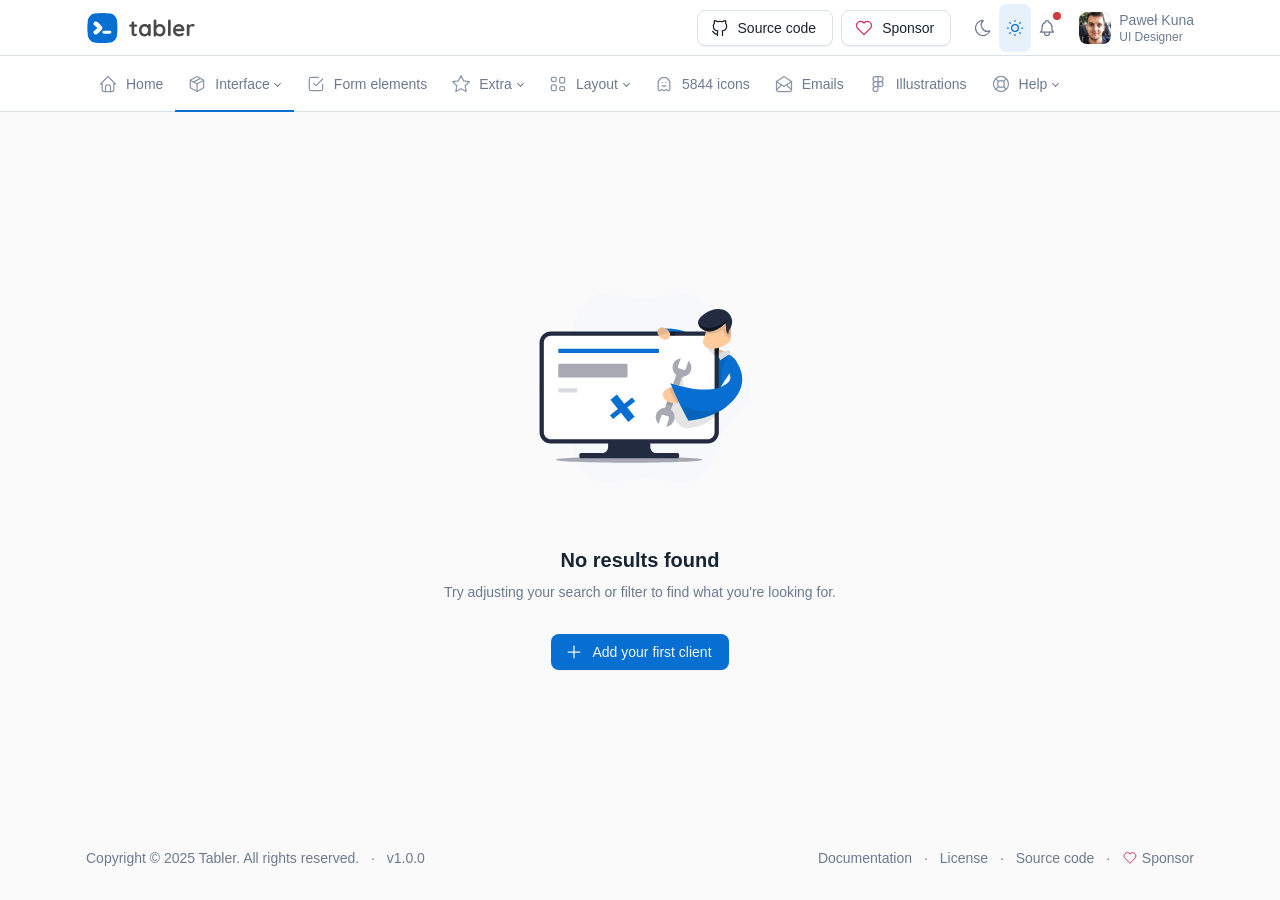
<file: demo/blank.html>
<!doctype html>
<!--
* Tabler - Premium and Open Source dashboard template with responsive and high quality UI.
* @version 1.0.0
* @link https://tabler.io
* Copyright 2018-2025 The Tabler Authors
* Copyright 2018-2025 codecalm.net Paweł Kuna
* Licensed under MIT (https://github.com/tabler/tabler/blob/master/LICENSE)
-->
<html lang="en">
<head>
	<meta charset="utf-8"/>
	<meta name="viewport" content="width=device-width, initial-scale=1, viewport-fit=cover"/>
	<meta http-equiv="X-UA-Compatible" content="ie=edge"/>
	<title>Tabler - Premium and Open Source dashboard template with responsive and high quality UI.</title>
	<!-- CSS files -->
<link href="./dist/css/tabler.min.css?1738096684" rel="stylesheet"/>
	<link href="./dist/css/tabler-flags.min.css?1738096684" rel="stylesheet"/>
	<link href="./dist/css/tabler-socials.min.css?1738096684" rel="stylesheet"/>
	<link href="./dist/css/tabler-payments.min.css?1738096684" rel="stylesheet"/>
	<link href="./dist/css/tabler-vendors.min.css?1738096684" rel="stylesheet"/>
	<link href="./dist/css/tabler-marketing.min.css?1738096684" rel="stylesheet"/>
<link href="./dist/css/demo.min.css?1738096684" rel="stylesheet"/>
	<style>
		@import url('https://rsms.me/inter/inter.css');
	</style>
</head>
<body>
<script src="./dist/js/demo-theme.min.js?1738096684"></script>
<div class="page">
		<!-- Navbar -->
	<header class="navbar navbar-expand-md d-print-none" >
		<div class="container-xl">
			<button class="navbar-toggler" type="button" data-bs-toggle="collapse" data-bs-target="#navbar-menu" aria-controls="navbar-menu" aria-expanded="false" aria-label="Toggle navigation">
	<span class="navbar-toggler-icon"></span>
</button>
<div class="navbar-brand navbar-brand-autodark d-none-navbar-horizontal pe-0 pe-md-3">
	<a href=".">
	<svg xmlns="http://www.w3.org/2000/svg" width="110" height="32" viewBox="0 0 232 68" class="navbar-brand-image">
		<path d="M64.6 16.2C63 9.9 58.1 5 51.8 3.4 40 1.5 28 1.5 16.2 3.4 9.9 5 5 9.9 3.4 16.2 1.5 28 1.5 40 3.4 51.8 5 58.1 9.9 63 16.2 64.6c11.8 1.9 23.8 1.9 35.6 0C58.1 63 63 58.1 64.6 51.8c1.9-11.8 1.9-23.8 0-35.6zM33.3 36.3c-2.8 4.4-6.6 8.2-11.1 11-1.5.9-3.3.9-4.8.1s-2.4-2.3-2.5-4c0-1.7.9-3.3 2.4-4.1 2.3-1.4 4.4-3.2 6.1-5.3-1.8-2.1-3.8-3.8-6.1-5.3-2.3-1.3-3-4.2-1.7-6.4s4.3-2.9 6.5-1.6c4.5 2.8 8.2 6.5 11.1 10.9 1 1.4 1 3.3.1 4.7zM49.2 46H37.8c-2.1 0-3.8-1-3.8-3s1.7-3 3.8-3h11.4c2.1 0 3.8 1 3.8 3s-1.7 3-3.8 3z" fill="#066fd1" style="fill: var(--tblr-primary, #066fd1)" />
		<path d="M105.8 46.1c.4 0 .9.2 1.2.6s.6 1 .6 1.7c0 .9-.5 1.6-1.4 2.2s-2 .9-3.2.9c-2 0-3.7-.4-5-1.3s-2-2.6-2-5.4V31.6h-2.2c-.8 0-1.4-.3-1.9-.8s-.9-1.1-.9-1.9c0-.7.3-1.4.8-1.8s1.2-.7 1.9-.7h2.2v-3.1c0-.8.3-1.5.8-2.1s1.3-.8 2.1-.8 1.5.3 2 .8.8 1.3.8 2.1v3.1h3.4c.8 0 1.4.3 1.9.8s.8 1.2.8 1.9-.3 1.4-.8 1.8-1.2.7-1.9.7h-3.4v13c0 .7.2 1.2.5 1.5s.8.5 1.4.5c.3 0 .6-.1 1.1-.2.5-.2.8-.3 1.2-.3zm28-20.7c.8 0 1.5.3 2.1.8.5.5.8 1.2.8 2.1v20.3c0 .8-.3 1.5-.8 2.1-.5.6-1.2.8-2.1.8s-1.5-.3-2-.8-.8-1.2-.8-2.1c-.8.9-1.9 1.7-3.2 2.4-1.3.7-2.8 1-4.3 1-2.2 0-4.2-.6-6-1.7-1.8-1.1-3.2-2.7-4.2-4.7s-1.6-4.3-1.6-6.9c0-2.6.5-4.9 1.5-6.9s2.4-3.6 4.2-4.8c1.8-1.1 3.7-1.7 5.9-1.7 1.5 0 3 .3 4.3.8 1.3.6 2.5 1.3 3.4 2.1 0-.8.3-1.5.8-2.1.5-.5 1.2-.7 2-.7zm-9.7 21.3c2.1 0 3.8-.8 5.1-2.3s2-3.4 2-5.7-.7-4.2-2-5.8c-1.3-1.5-3-2.3-5.1-2.3-2 0-3.7.8-5 2.3-1.3 1.5-2 3.5-2 5.8s.6 4.2 1.9 5.7 3 2.3 5.1 2.3zm32.1-21.3c2.2 0 4.2.6 6 1.7 1.8 1.1 3.2 2.7 4.2 4.7s1.6 4.3 1.6 6.9-.5 4.9-1.5 6.9-2.4 3.6-4.2 4.8c-1.8 1.1-3.7 1.7-5.9 1.7-1.5 0-3-.3-4.3-.9s-2.5-1.4-3.4-2.3v.3c0 .8-.3 1.5-.8 2.1-.5.6-1.2.8-2.1.8s-1.5-.3-2.1-.8c-.5-.5-.8-1.2-.8-2.1V18.9c0-.8.3-1.5.8-2.1.5-.6 1.2-.8 2.1-.8s1.5.3 2.1.8c.5.6.8 1.3.8 2.1v10c.8-1 1.8-1.8 3.2-2.5 1.3-.7 2.8-1 4.3-1zm-.7 21.3c2 0 3.7-.8 5-2.3s2-3.5 2-5.8-.6-4.2-1.9-5.7-3-2.3-5.1-2.3-3.8.8-5.1 2.3-2 3.4-2 5.7.7 4.2 2 5.8c1.3 1.6 3 2.3 5.1 2.3zm23.6 1.9c0 .8-.3 1.5-.8 2.1s-1.3.8-2.1.8-1.5-.3-2-.8-.8-1.3-.8-2.1V18.9c0-.8.3-1.5.8-2.1s1.3-.8 2.1-.8 1.5.3 2 .8.8 1.3.8 2.1v29.7zm29.3-10.5c0 .8-.3 1.4-.9 1.9-.6.5-1.2.7-2 .7h-15.8c.4 1.9 1.3 3.4 2.6 4.4 1.4 1.1 2.9 1.6 4.7 1.6 1.3 0 2.3-.1 3.1-.4.7-.2 1.3-.5 1.8-.8.4-.3.7-.5.9-.6.6-.3 1.1-.4 1.6-.4.7 0 1.2.2 1.7.7s.7 1 .7 1.7c0 .9-.4 1.6-1.3 2.4-.9.7-2.1 1.4-3.6 1.9s-3 .8-4.6.8c-2.7 0-5-.6-7-1.7s-3.5-2.7-4.6-4.6-1.6-4.2-1.6-6.6c0-2.8.6-5.2 1.7-7.2s2.7-3.7 4.6-4.8 3.9-1.7 6-1.7 4.1.6 6 1.7 3.4 2.7 4.5 4.7c.9 1.9 1.5 4.1 1.5 6.3zm-12.2-7.5c-3.7 0-5.9 1.7-6.6 5.2h12.6v-.3c-.1-1.3-.8-2.5-2-3.5s-2.5-1.4-4-1.4zm30.3-5.2c1 0 1.8.3 2.4.8.7.5 1 1.2 1 1.9 0 1-.3 1.7-.8 2.2-.5.5-1.1.8-1.8.7-.5 0-1-.1-1.6-.3-.2-.1-.4-.1-.6-.2-.4-.1-.7-.1-1.1-.1-.8 0-1.6.3-2.4.8s-1.4 1.3-1.9 2.3-.7 2.3-.7 3.7v11.4c0 .8-.3 1.5-.8 2.1-.5.6-1.2.8-2.1.8s-1.5-.3-2.1-.8c-.5-.6-.8-1.3-.8-2.1V28.8c0-.8.3-1.5.8-2.1.5-.6 1.2-.8 2.1-.8s1.5.3 2.1.8c.5.6.8 1.3.8 2.1v.6c.7-1.3 1.8-2.3 3.2-3 1.3-.7 2.8-1 4.3-1z" fill-rule="evenodd" clip-rule="evenodd" fill="#4a4a4a"/>
	</svg>
	</a>
</div>
<div class="navbar-nav flex-row order-md-last">
	<div class="nav-item d-none d-md-flex me-3">
		<div class="btn-list">
<a href="https://github.com/tabler/tabler" class="btn btn-5" target="_blank" rel="noreferrer">
	<!-- Download SVG icon from http://tabler.io/icons/icon/brand-github -->
	<svg xmlns="http://www.w3.org/2000/svg" width="24" height="24" viewBox="0 0 24 24" fill="none" stroke="currentColor" stroke-width="2" stroke-linecap="round" stroke-linejoin="round" class="icon icon-2"><path d="M9 19c-4.3 1.4 -4.3 -2.5 -6 -3m12 5v-3.5c0 -1 .1 -1.4 -.5 -2c2.8 -.3 5.5 -1.4 5.5 -6a4.6 4.6 0 0 0 -1.3 -3.2a4.2 4.2 0 0 0 -.1 -3.2s-1.1 -.3 -3.5 1.3a12.3 12.3 0 0 0 -6.2 0c-2.4 -1.6 -3.5 -1.3 -3.5 -1.3a4.2 4.2 0 0 0 -.1 3.2a4.6 4.6 0 0 0 -1.3 3.2c0 4.6 2.7 5.7 5.5 6c-.6 .6 -.6 1.2 -.5 2v3.5" /></svg>
Source code
</a>
<a href="https://github.com/sponsors/codecalm" class="btn btn-6" target="_blank" rel="noreferrer">
	<!-- Download SVG icon from http://tabler.io/icons/icon/heart -->
	<svg xmlns="http://www.w3.org/2000/svg" width="24" height="24" viewBox="0 0 24 24" fill="none" stroke="currentColor" stroke-width="2" stroke-linecap="round" stroke-linejoin="round" class="icon text-pink icon-2"><path d="M19.5 12.572l-7.5 7.428l-7.5 -7.428a5 5 0 1 1 7.5 -6.566a5 5 0 1 1 7.5 6.572" /></svg>
Sponsor
</a>
		</div>
	</div>
	<div class="d-none d-md-flex">
		<a href="?theme=dark" class="nav-link px-0 hide-theme-dark" title="Enable dark mode" data-bs-toggle="tooltip"
		   data-bs-placement="bottom">
	<!-- Download SVG icon from http://tabler.io/icons/icon/moon -->
	<svg xmlns="http://www.w3.org/2000/svg" width="24" height="24" viewBox="0 0 24 24" fill="none" stroke="currentColor" stroke-width="2" stroke-linecap="round" stroke-linejoin="round" class="icon icon-1"><path d="M12 3c.132 0 .263 0 .393 0a7.5 7.5 0 0 0 7.92 12.446a9 9 0 1 1 -8.313 -12.454z" /></svg>
		</a>
		<a href="?theme=light" class="nav-link px-0 hide-theme-light" title="Enable light mode" data-bs-toggle="tooltip"
		   data-bs-placement="bottom">
	<!-- Download SVG icon from http://tabler.io/icons/icon/sun -->
	<svg xmlns="http://www.w3.org/2000/svg" width="24" height="24" viewBox="0 0 24 24" fill="none" stroke="currentColor" stroke-width="2" stroke-linecap="round" stroke-linejoin="round" class="icon icon-1"><path d="M12 12m-4 0a4 4 0 1 0 8 0a4 4 0 1 0 -8 0" /><path d="M3 12h1m8 -9v1m8 8h1m-9 8v1m-6.4 -15.4l.7 .7m12.1 -.7l-.7 .7m0 11.4l.7 .7m-12.1 -.7l-.7 .7" /></svg>
		</a>
		<div class="nav-item dropdown d-none d-md-flex me-3">
			<a href="#" class="nav-link px-0" data-bs-toggle="dropdown" tabindex="-1" aria-label="Show notifications">
	<!-- Download SVG icon from http://tabler.io/icons/icon/bell -->
	<svg xmlns="http://www.w3.org/2000/svg" width="24" height="24" viewBox="0 0 24 24" fill="none" stroke="currentColor" stroke-width="2" stroke-linecap="round" stroke-linejoin="round" class="icon icon-1"><path d="M10 5a2 2 0 1 1 4 0a7 7 0 0 1 4 6v3a4 4 0 0 0 2 3h-16a4 4 0 0 0 2 -3v-3a7 7 0 0 1 4 -6" /><path d="M9 17v1a3 3 0 0 0 6 0v-1" /></svg>
				<span class="badge bg-red"></span>
			</a>
			<div class="dropdown-menu dropdown-menu-arrow dropdown-menu-end dropdown-menu-card">
				<div class="card">
	<div class="card-header">
		<h3 class="card-title">Last updates</h3>
	</div>
	<div class="list-group list-group-flush list-group-hoverable">
		<div class="list-group-item">
			<div class="row align-items-center">
				<div class="col-auto"><span class="status-dot status-dot-animated bg-red d-block"></span></div>
				<div class="col text-truncate">
					<a href="#" class="text-body d-block">Example 1</a>
					<div class="d-block text-secondary text-truncate mt-n1">
						Change deprecated html tags to text decoration classes (#29604)
					</div>
				</div>
				<div class="col-auto">
					<a href="#" class="list-group-item-actions">
	<!-- Download SVG icon from http://tabler.io/icons/icon/star -->
	<svg xmlns="http://www.w3.org/2000/svg" width="24" height="24" viewBox="0 0 24 24" fill="none" stroke="currentColor" stroke-width="2" stroke-linecap="round" stroke-linejoin="round" class="icon text-muted icon-2"><path d="M12 17.75l-6.172 3.245l1.179 -6.873l-5 -4.867l6.9 -1l3.086 -6.253l3.086 6.253l6.9 1l-5 4.867l1.179 6.873z" /></svg>
					</a>
				</div>
			</div>
		</div>
		<div class="list-group-item">
			<div class="row align-items-center">
				<div class="col-auto"><span class="status-dot d-block"></span></div>
				<div class="col text-truncate">
					<a href="#" class="text-body d-block">Example 2</a>
					<div class="d-block text-secondary text-truncate mt-n1">
						justify-content:between ⇒ justify-content:space-between (#29734)
					</div>
				</div>
				<div class="col-auto">
					<a href="#" class="list-group-item-actions show">
	<!-- Download SVG icon from http://tabler.io/icons/icon/star -->
	<svg xmlns="http://www.w3.org/2000/svg" width="24" height="24" viewBox="0 0 24 24" fill="none" stroke="currentColor" stroke-width="2" stroke-linecap="round" stroke-linejoin="round" class="icon text-yellow icon-2"><path d="M12 17.75l-6.172 3.245l1.179 -6.873l-5 -4.867l6.9 -1l3.086 -6.253l3.086 6.253l6.9 1l-5 4.867l1.179 6.873z" /></svg>
					</a>
				</div>
			</div>
		</div>
		<div class="list-group-item">
			<div class="row align-items-center">
				<div class="col-auto"><span class="status-dot d-block"></span></div>
				<div class="col text-truncate">
					<a href="#" class="text-body d-block">Example 3</a>
					<div class="d-block text-secondary text-truncate mt-n1">
						Update change-version.js (#29736)
					</div>
				</div>
				<div class="col-auto">
					<a href="#" class="list-group-item-actions">
	<!-- Download SVG icon from http://tabler.io/icons/icon/star -->
	<svg xmlns="http://www.w3.org/2000/svg" width="24" height="24" viewBox="0 0 24 24" fill="none" stroke="currentColor" stroke-width="2" stroke-linecap="round" stroke-linejoin="round" class="icon text-muted icon-2"><path d="M12 17.75l-6.172 3.245l1.179 -6.873l-5 -4.867l6.9 -1l3.086 -6.253l3.086 6.253l6.9 1l-5 4.867l1.179 6.873z" /></svg>
					</a>
				</div>
			</div>
		</div>
		<div class="list-group-item">
			<div class="row align-items-center">
				<div class="col-auto"><span class="status-dot status-dot-animated bg-green d-block"></span></div>
				<div class="col text-truncate">
					<a href="#" class="text-body d-block">Example 4</a>
					<div class="d-block text-secondary text-truncate mt-n1">
						Regenerate package-lock.json (#29730)
					</div>
				</div>
				<div class="col-auto">
					<a href="#" class="list-group-item-actions">
	<!-- Download SVG icon from http://tabler.io/icons/icon/star -->
	<svg xmlns="http://www.w3.org/2000/svg" width="24" height="24" viewBox="0 0 24 24" fill="none" stroke="currentColor" stroke-width="2" stroke-linecap="round" stroke-linejoin="round" class="icon text-muted icon-2"><path d="M12 17.75l-6.172 3.245l1.179 -6.873l-5 -4.867l6.9 -1l3.086 -6.253l3.086 6.253l6.9 1l-5 4.867l1.179 6.873z" /></svg>
					</a>
				</div>
			</div>
		</div>
	</div>
</div>
			</div>
		</div>
	</div>
	<div class="nav-item dropdown">
		<a href="#" class="nav-link d-flex lh-1 text-reset p-0" data-bs-toggle="dropdown" aria-label="Open user menu">
<span class="avatar avatar-sm" style="background-image: url(./static/avatars/000m.jpg)"></span>
			<div class="d-none d-xl-block ps-2">
				<div>Paweł Kuna</div>
				<div class="mt-1 small text-secondary">UI Designer</div>
			</div>
		</a>
		<div class="dropdown-menu dropdown-menu-end dropdown-menu-arrow">
			<a href="#" class="dropdown-item">Status</a>
			<a href="./profile.html" class="dropdown-item">Profile</a>
			<a href="#" class="dropdown-item">Feedback</a>
			<div class="dropdown-divider"></div>
			<a href="./settings.html" class="dropdown-item">Settings</a>
			<a href="./sign-in.html" class="dropdown-item">Logout</a>
		</div>
	</div>
</div>
		</div>
	</header>
	<header class="navbar-expand-md">
		<div class="collapse navbar-collapse" id="navbar-menu">
			<div class="navbar">
				<div class="container-xl">
					<div class="row flex-fill align-items-center">
						<div class="col">
<ul class="navbar-nav">
		<li class="nav-item">
			<a class="nav-link" href="./" >
				<span class="nav-link-icon d-md-none d-lg-inline-block">
	<!-- Download SVG icon from http://tabler.io/icons/icon/home -->
	<svg xmlns="http://www.w3.org/2000/svg" width="24" height="24" viewBox="0 0 24 24" fill="none" stroke="currentColor" stroke-width="2" stroke-linecap="round" stroke-linejoin="round" class="icon icon-1"><path d="M5 12l-2 0l9 -9l9 9l-2 0" /><path d="M5 12v7a2 2 0 0 0 2 2h10a2 2 0 0 0 2 -2v-7" /><path d="M9 21v-6a2 2 0 0 1 2 -2h2a2 2 0 0 1 2 2v6" /></svg>
</span>
				<span class="nav-link-title">
					Home
				</span>
			</a>
		</li>
		<li class="nav-item active dropdown">
			<a class="nav-link dropdown-toggle" href="#navbar-base" data-bs-toggle="dropdown" data-bs-auto-close="outside" role="button" aria-expanded="false" >
				<span class="nav-link-icon d-md-none d-lg-inline-block">
	<!-- Download SVG icon from http://tabler.io/icons/icon/package -->
	<svg xmlns="http://www.w3.org/2000/svg" width="24" height="24" viewBox="0 0 24 24" fill="none" stroke="currentColor" stroke-width="2" stroke-linecap="round" stroke-linejoin="round" class="icon icon-1"><path d="M12 3l8 4.5l0 9l-8 4.5l-8 -4.5l0 -9l8 -4.5" /><path d="M12 12l8 -4.5" /><path d="M12 12l0 9" /><path d="M12 12l-8 -4.5" /><path d="M16 5.25l-8 4.5" /></svg>
</span>
				<span class="nav-link-title">
					Interface
				</span>
			</a>
			<div class="dropdown-menu">
					<div class="dropdown-menu-columns">
					<div class="dropdown-menu-column">
					<a class="dropdown-item" href="./accordion.html">
						Accordion
					</a>
					<a class="dropdown-item" href="./alerts.html">
						Alerts
					</a>
					<div class="dropend">
					<a class="dropdown-item dropdown-toggle" href="#sidebar-authentication" data-bs-toggle="dropdown" data-bs-auto-close="outside" role="button" aria-expanded="false" >
						Authentication
					</a>
					<div class="dropdown-menu">
						<a href="./sign-in.html" class="dropdown-item">
							Sign in
						</a>
						<a href="./sign-in-link.html" class="dropdown-item">
							Sign in link
						</a>
						<a href="./sign-in-illustration.html" class="dropdown-item">
							Sign in with illustration
						</a>
						<a href="./sign-in-cover.html" class="dropdown-item">
							Sign in with cover
						</a>
						<a href="./sign-up.html" class="dropdown-item">
							Sign up
						</a>
						<a href="./forgot-password.html" class="dropdown-item">
							Forgot password
						</a>
						<a href="./terms-of-service.html" class="dropdown-item">
							Terms of service
						</a>
						<a href="./auth-lock.html" class="dropdown-item">
							Lock screen
						</a>
						<a href="./2-step-verification.html" class="dropdown-item">
							2 step verification
						</a>
						<a href="./2-step-verification-code.html" class="dropdown-item">
							2 step verification code
						</a>
					</div>
					</div>
					<a class="dropdown-item" href="./badges.html">
						Badges
						<span class="badge badge-sm bg-green-lt text-uppercase ms-auto">New</span>
					</a>
					<a class="dropdown-item active" href="./blank.html">
						Blank page
					</a>
					<a class="dropdown-item" href="./buttons.html">
						Buttons
					</a>
					<div class="dropend">
					<a class="dropdown-item dropdown-toggle" href="#sidebar-cards" data-bs-toggle="dropdown" data-bs-auto-close="outside" role="button" aria-expanded="false" >
						Cards
						<span class="badge badge-sm bg-green-lt text-uppercase ms-auto">New</span>
					</a>
					<div class="dropdown-menu">
						<a href="./cards.html" class="dropdown-item">
							Sample cards
						</a>
						<a href="./card-actions.html" class="dropdown-item">
							Card actions
							<span class="badge badge-sm bg-green-lt text-uppercase ms-auto">New</span>
						</a>
						<a href="./cards-masonry.html" class="dropdown-item">
							Cards Masonry
						</a>
					</div>
					</div>
					<a class="dropdown-item" href="./carousel.html">
						Carousel
						<span class="badge badge-sm bg-green-lt text-uppercase ms-auto">New</span>
					</a>
					<a class="dropdown-item" href="./charts.html">
						Charts
					</a>
					<a class="dropdown-item" href="./colorpicker.html">
						Color picker
						<span class="badge badge-sm bg-green-lt text-uppercase ms-auto">New</span>
					</a>
					<a class="dropdown-item" href="./colors.html">
						Colors
					</a>
					<a class="dropdown-item" href="./datagrid.html">
						Data grid
						<span class="badge badge-sm bg-green-lt text-uppercase ms-auto">New</span>
					</a>
					<a class="dropdown-item" href="./datatables.html">
						Datatables
						<span class="badge badge-sm bg-green-lt text-uppercase ms-auto">New</span>
					</a>
					<a class="dropdown-item" href="./dropdowns.html">
						Dropdowns
					</a>
					<a class="dropdown-item" href="./dropzone.html">
						Dropzone
						<span class="badge badge-sm bg-green-lt text-uppercase ms-auto">New</span>
					</a>
					<div class="dropend">
					<a class="dropdown-item dropdown-toggle" href="#sidebar-error" data-bs-toggle="dropdown" data-bs-auto-close="outside" role="button" aria-expanded="false" >
						Error pages
					</a>
					<div class="dropdown-menu">
						<a href="./error-404.html" class="dropdown-item">
							404 page
						</a>
						<a href="./error-500.html" class="dropdown-item">
							500 page
						</a>
						<a href="./error-maintenance.html" class="dropdown-item">
							Maintenance page
						</a>
					</div>
					</div>
					<a class="dropdown-item" href="./flags.html">
						Flags
						<span class="badge badge-sm bg-green-lt text-uppercase ms-auto">New</span>
					</a>
					<a class="dropdown-item" href="./inline-player.html">
						Inline player
						<span class="badge badge-sm bg-green-lt text-uppercase ms-auto">New</span>
					</a>
					<a class="dropdown-item" href="./lightbox.html">
						Lightbox
						<span class="badge badge-sm bg-green-lt text-uppercase ms-auto">New</span>
					</a>
						</div><div class="dropdown-menu-column">
					<a class="dropdown-item" href="./lists.html">
						Lists
					</a>
					<a class="dropdown-item" href="./modals.html">
						Modal
					</a>
					<a class="dropdown-item" href="./maps.html">
						Map
					</a>
					<a class="dropdown-item" href="./map-fullsize.html">
						Map fullsize
					</a>
					<a class="dropdown-item" href="./maps-vector.html">
						Map vector
						<span class="badge badge-sm bg-green-lt text-uppercase ms-auto">New</span>
					</a>
					<a class="dropdown-item" href="./markdown.html">
						Markdown
					</a>
					<a class="dropdown-item" href="./navigation.html">
						Navigation
					</a>
					<a class="dropdown-item" href="./offcanvas.html">
						Offcanvas
					</a>
					<a class="dropdown-item" href="./pagination.html">
						Pagination
					</a>
					<a class="dropdown-item" href="./placeholder.html">
						Placeholder
					</a>
					<a class="dropdown-item" href="./social-icons.html">
						Social icons
						<span class="badge badge-sm bg-green-lt text-uppercase ms-auto">New</span>
					</a>
					<a class="dropdown-item" href="./stars-rating.html">
						Stars rating
						<span class="badge badge-sm bg-green-lt text-uppercase ms-auto">New</span>
					</a>
					<a class="dropdown-item" href="./steps.html">
						Steps
						<span class="badge badge-sm bg-green-lt text-uppercase ms-auto">New</span>
					</a>
					<a class="dropdown-item" href="./tables.html">
						Tables
					</a>
					<a class="dropdown-item" href="./tabs.html">
						Tabs
					</a>
					<a class="dropdown-item" href="./tags.html">
						Tags
					</a>
					<a class="dropdown-item" href="./tinymce.html">
						TinyMCE
						<span class="badge badge-sm bg-green-lt text-uppercase ms-auto">New</span>
					</a>
					<a class="dropdown-item" href="./toasts.html">
						Toasts
					</a>
					<a class="dropdown-item" href="./typography.html">
						Typography
					</a>
				</div></div>
				</div>
		</li>
		<li class="nav-item">
			<a class="nav-link" href="./form-elements.html" >
				<span class="nav-link-icon d-md-none d-lg-inline-block">
	<!-- Download SVG icon from http://tabler.io/icons/icon/checkbox -->
	<svg xmlns="http://www.w3.org/2000/svg" width="24" height="24" viewBox="0 0 24 24" fill="none" stroke="currentColor" stroke-width="2" stroke-linecap="round" stroke-linejoin="round" class="icon icon-1"><path d="M9 11l3 3l8 -8" /><path d="M20 12v6a2 2 0 0 1 -2 2h-12a2 2 0 0 1 -2 -2v-12a2 2 0 0 1 2 -2h9" /></svg>
</span>
				<span class="nav-link-title">
					Form elements
				</span>
			</a>
		</li>
		<li class="nav-item dropdown">
			<a class="nav-link dropdown-toggle" href="#navbar-extra" data-bs-toggle="dropdown" data-bs-auto-close="outside" role="button" aria-expanded="false" >
				<span class="nav-link-icon d-md-none d-lg-inline-block">
	<!-- Download SVG icon from http://tabler.io/icons/icon/star -->
	<svg xmlns="http://www.w3.org/2000/svg" width="24" height="24" viewBox="0 0 24 24" fill="none" stroke="currentColor" stroke-width="2" stroke-linecap="round" stroke-linejoin="round" class="icon icon-1"><path d="M12 17.75l-6.172 3.245l1.179 -6.873l-5 -4.867l6.9 -1l3.086 -6.253l3.086 6.253l6.9 1l-5 4.867l1.179 6.873z" /></svg>
</span>
				<span class="nav-link-title">
					Extra
				</span>
			</a>
			<div class="dropdown-menu">
					<div class="dropdown-menu-columns">
					<div class="dropdown-menu-column">
					<a class="dropdown-item" href="./activity.html">
						Activity
					</a>
					<a class="dropdown-item" href="./chat.html">
						Chat
						<span class="badge badge-sm bg-green-lt text-uppercase ms-auto">New</span>
					</a>
					<a class="dropdown-item" href="./cookie-banner.html">
						Cookie banner
						<span class="badge badge-sm bg-green-lt text-uppercase ms-auto">New</span>
					</a>
					<a class="dropdown-item" href="./empty.html">
						Empty page
					</a>
					<a class="dropdown-item" href="./faq.html">
						FAQ
						<span class="badge badge-sm bg-green-lt text-uppercase ms-auto">New</span>
					</a>
					<a class="dropdown-item" href="./gallery.html">
						Gallery
					</a>
					<a class="dropdown-item" href="./invoice.html">
						Invoice
					</a>
					<a class="dropdown-item" href="./job-listing.html">
						Job listing
						<span class="badge badge-sm bg-green-lt text-uppercase ms-auto">New</span>
					</a>
					<a class="dropdown-item" href="./license.html">
						License
					</a>
					<a class="dropdown-item" href="./logs.html">
						Logs
						<span class="badge badge-sm bg-green-lt text-uppercase ms-auto">New</span>
					</a>
					<a class="dropdown-item" href="./marketing/index.html">
						Marketing
						<span class="badge badge-sm bg-green-lt text-uppercase ms-auto">New</span>
					</a>
					<a class="dropdown-item" href="./music.html">
						Music
					</a>
					<a class="dropdown-item" href="./page-loader.html">
						Page loader
						<span class="badge badge-sm bg-green-lt text-uppercase ms-auto">New</span>
					</a>
						</div><div class="dropdown-menu-column">
					<a class="dropdown-item" href="./payment-providers.html">
						Payment providers
						<span class="badge badge-sm bg-green-lt text-uppercase ms-auto">New</span>
					</a>
					<a class="dropdown-item" href="./photogrid.html">
						Photogrid
						<span class="badge badge-sm bg-green-lt text-uppercase ms-auto">New</span>
					</a>
					<a class="dropdown-item" href="./pricing.html">
						Pricing cards
					</a>
					<a class="dropdown-item" href="./pricing-table.html">
						Pricing table
					</a>
					<a class="dropdown-item" href="./search-results.html">
						Search results
					</a>
					<a class="dropdown-item" href="./settings.html">
						Settings
						<span class="badge badge-sm bg-green-lt text-uppercase ms-auto">New</span>
					</a>
					<a class="dropdown-item" href="./tasks.html">
						Tasks
						<span class="badge badge-sm bg-green-lt text-uppercase ms-auto">New</span>
					</a>
					<a class="dropdown-item" href="./trial-ended.html">
						Trial ended
						<span class="badge badge-sm bg-green-lt text-uppercase ms-auto">New</span>
					</a>
					<a class="dropdown-item" href="./uptime.html">
						Uptime monitor
					</a>
					<a class="dropdown-item" href="./users.html">
						Users
					</a>
					<a class="dropdown-item" href="./widgets.html">
						Widgets
					</a>
					<a class="dropdown-item" href="./wizard.html">
						Wizard
					</a>
				</div></div>
				</div>
		</li>
		<li class="nav-item dropdown">
			<a class="nav-link dropdown-toggle" href="#navbar-layout" data-bs-toggle="dropdown" data-bs-auto-close="outside" role="button" aria-expanded="false" >
				<span class="nav-link-icon d-md-none d-lg-inline-block">
	<!-- Download SVG icon from http://tabler.io/icons/icon/layout-2 -->
	<svg xmlns="http://www.w3.org/2000/svg" width="24" height="24" viewBox="0 0 24 24" fill="none" stroke="currentColor" stroke-width="2" stroke-linecap="round" stroke-linejoin="round" class="icon icon-1"><path d="M4 4m0 2a2 2 0 0 1 2 -2h2a2 2 0 0 1 2 2v1a2 2 0 0 1 -2 2h-2a2 2 0 0 1 -2 -2z" /><path d="M4 13m0 2a2 2 0 0 1 2 -2h2a2 2 0 0 1 2 2v3a2 2 0 0 1 -2 2h-2a2 2 0 0 1 -2 -2z" /><path d="M14 4m0 2a2 2 0 0 1 2 -2h2a2 2 0 0 1 2 2v3a2 2 0 0 1 -2 2h-2a2 2 0 0 1 -2 -2z" /><path d="M14 15m0 2a2 2 0 0 1 2 -2h2a2 2 0 0 1 2 2v1a2 2 0 0 1 -2 2h-2a2 2 0 0 1 -2 -2z" /></svg>
</span>
				<span class="nav-link-title">
					Layout
				</span>
			</a>
			<div class="dropdown-menu">
					<div class="dropdown-menu-columns">
					<div class="dropdown-menu-column">
					<a class="dropdown-item" href="./layout-boxed.html">
						Boxed
						<span class="badge badge-sm bg-green-lt text-uppercase ms-auto">New</span>
					</a>
					<a class="dropdown-item" href="./layout-combo.html">
						Combined
					</a>
					<a class="dropdown-item" href="./layout-condensed.html">
						Condensed
					</a>
					<a class="dropdown-item" href="./layout-fluid.html">
						Fluid
					</a>
					<a class="dropdown-item" href="./layout-fluid-vertical.html">
						Fluid vertical
					</a>
					<a class="dropdown-item" href="./layout-horizontal.html">
						Horizontal
					</a>
					<a class="dropdown-item" href="./layout-navbar-dark.html">
						Navbar dark
					</a>
						</div><div class="dropdown-menu-column">
					<a class="dropdown-item" href="./layout-navbar-overlap.html">
						Navbar overlap
					</a>
					<a class="dropdown-item" href="./layout-navbar-sticky.html">
						Navbar sticky
					</a>
					<a class="dropdown-item" href="./layout-vertical-right.html">
						Right vertical
					</a>
					<a class="dropdown-item" href="./layout-rtl.html">
						RTL mode
					</a>
					<a class="dropdown-item" href="./layout-vertical.html">
						Vertical
					</a>
					<a class="dropdown-item" href="./layout-vertical-transparent.html">
						Vertical transparent
					</a>
				</div></div>
				</div>
		</li>
		<li class="nav-item">
			<a class="nav-link" href="./icons.html" >
				<span class="nav-link-icon d-md-none d-lg-inline-block">
	<!-- Download SVG icon from http://tabler.io/icons/icon/ghost -->
	<svg xmlns="http://www.w3.org/2000/svg" width="24" height="24" viewBox="0 0 24 24" fill="none" stroke="currentColor" stroke-width="2" stroke-linecap="round" stroke-linejoin="round" class="icon icon-1"><path d="M5 11a7 7 0 0 1 14 0v7a1.78 1.78 0 0 1 -3.1 1.4a1.65 1.65 0 0 0 -2.6 0a1.65 1.65 0 0 1 -2.6 0a1.65 1.65 0 0 0 -2.6 0a1.78 1.78 0 0 1 -3.1 -1.4v-7" /><path d="M10 10l.01 0" /><path d="M14 10l.01 0" /><path d="M10 14a3.5 3.5 0 0 0 4 0" /></svg>
</span>
				<span class="nav-link-title">
					5844 icons
				</span>
			</a>
		</li>
		<li class="nav-item">
			<a class="nav-link" href="./emails.html" >
				<span class="nav-link-icon d-md-none d-lg-inline-block">
	<!-- Download SVG icon from http://tabler.io/icons/icon/mail-opened -->
	<svg xmlns="http://www.w3.org/2000/svg" width="24" height="24" viewBox="0 0 24 24" fill="none" stroke="currentColor" stroke-width="2" stroke-linecap="round" stroke-linejoin="round" class="icon icon-1"><path d="M3 9l9 6l9 -6l-9 -6l-9 6" /><path d="M21 9v10a2 2 0 0 1 -2 2h-14a2 2 0 0 1 -2 -2v-10" /><path d="M3 19l6 -6" /><path d="M15 13l6 6" /></svg>
</span>
				<span class="nav-link-title">
					Emails
				</span>
			</a>
		</li>
		<li class="nav-item">
			<a class="nav-link" href="./illustrations.html" >
				<span class="nav-link-icon d-md-none d-lg-inline-block">
	<!-- Download SVG icon from http://tabler.io/icons/icon/brand-figma -->
	<svg xmlns="http://www.w3.org/2000/svg" width="24" height="24" viewBox="0 0 24 24" fill="none" stroke="currentColor" stroke-width="2" stroke-linecap="round" stroke-linejoin="round" class="icon icon-1"><path d="M15 12m-3 0a3 3 0 1 0 6 0a3 3 0 1 0 -6 0" /><path d="M6 3m0 3a3 3 0 0 1 3 -3h6a3 3 0 0 1 3 3v0a3 3 0 0 1 -3 3h-6a3 3 0 0 1 -3 -3z" /><path d="M9 9a3 3 0 0 0 0 6h3m-3 0a3 3 0 1 0 3 3v-15" /></svg>
</span>
				<span class="nav-link-title">
					Illustrations
				</span>
			</a>
		</li>
		<li class="nav-item dropdown">
			<a class="nav-link dropdown-toggle" href="#navbar-help" data-bs-toggle="dropdown" data-bs-auto-close="outside" role="button" aria-expanded="false" >
				<span class="nav-link-icon d-md-none d-lg-inline-block">
	<!-- Download SVG icon from http://tabler.io/icons/icon/lifebuoy -->
	<svg xmlns="http://www.w3.org/2000/svg" width="24" height="24" viewBox="0 0 24 24" fill="none" stroke="currentColor" stroke-width="2" stroke-linecap="round" stroke-linejoin="round" class="icon icon-1"><path d="M12 12m-4 0a4 4 0 1 0 8 0a4 4 0 1 0 -8 0" /><path d="M12 12m-9 0a9 9 0 1 0 18 0a9 9 0 1 0 -18 0" /><path d="M15 15l3.35 3.35" /><path d="M9 15l-3.35 3.35" /><path d="M5.65 5.65l3.35 3.35" /><path d="M18.35 5.65l-3.35 3.35" /></svg>
</span>
				<span class="nav-link-title">
					Help
				</span>
			</a>
			<div class="dropdown-menu">
					<a class="dropdown-item" href="https://tabler.io/docs" target="_blank" rel="noopener">
						Documentation
					</a>
					<a class="dropdown-item" href="./changelog.html">
						Changelog
					</a>
					<a class="dropdown-item" href="https://github.com/tabler/tabler" target="_blank" rel="noopener">
						Source code
					</a>
					<a class="dropdown-item text-pink" href="https://github.com/sponsors/codecalm" target="_blank" rel="noopener">
	<!-- Download SVG icon from http://tabler.io/icons/icon/heart -->
	<svg xmlns="http://www.w3.org/2000/svg" width="24" height="24" viewBox="0 0 24 24" fill="none" stroke="currentColor" stroke-width="2" stroke-linecap="round" stroke-linejoin="round" class="icon icon-inline me-1 icon-2"><path d="M19.5 12.572l-7.5 7.428l-7.5 -7.428a5 5 0 1 1 7.5 -6.566a5 5 0 1 1 7.5 6.572" /></svg>
						Sponsor project!
					</a>
				</div>
		</li>
</ul>
						</div>
						<div class="col-2 d-none d-xxl-block">
<div class="my-2 my-md-0 flex-grow-1 flex-md-grow-0 order-first order-md-last">
	<form action="./" method="get" autocomplete="off" novalidate>
<div class="input-icon">
		<span class="input-icon-addon">
	<!-- Download SVG icon from http://tabler.io/icons/icon/search -->
	<svg xmlns="http://www.w3.org/2000/svg" width="24" height="24" viewBox="0 0 24 24" fill="none" stroke="currentColor" stroke-width="2" stroke-linecap="round" stroke-linejoin="round" class="icon icon-1"><path d="M10 10m-7 0a7 7 0 1 0 14 0a7 7 0 1 0 -14 0" /><path d="M21 21l-6 -6" /></svg>
		</span>
	<input type="text" value="" class="form-control" placeholder="Search…" aria-label="Search in website">
</div>
	</form>
</div>
						</div>
					</div>
				</div>
			</div>
		</div>
	</header>
	<div class="page-wrapper">
		<!-- Page body -->
		<div class="page-body">
			<div class="container-xl my-auto">
<div class="empty">
		<div class="empty-img">
<svg class="img" xmlns="http://www.w3.org/2000/svg" height="256" fill="none" viewBox="0 0 800 600"><style> :where(.theme-dark, [data-bs-theme="dark"]) .tblr-illustrations-computer-fix-a { fill: black; opacity: 0.07; } :where(.theme-dark, [data-bs-theme="dark"]) .tblr-illustrations-computer-fix-b { fill: #1A2030; } :where(.theme-dark, [data-bs-theme="dark"]) .tblr-illustrations-computer-fix-c { fill: #232B41; } :where(.theme-dark, [data-bs-theme="dark"]) .tblr-illustrations-computer-fix-d { fill: #454C5E; } @media (prefers-color-scheme: dark) { .tblr-illustrations-computer-fix-a { fill: black; opacity: 0.07; } .tblr-illustrations-computer-fix-b { fill: #1A2030; } .tblr-illustrations-computer-fix-c { fill: #232B41; } .tblr-illustrations-computer-fix-d { fill: #454C5E; } } </style><path d="M165.042 305.17C165.042 347.031 209.306 377.394 228.857 411.189C249.036 446.056 253.885 499.359 288.752 519.524C322.562 539.075 370.673 517.207 412.534 517.207C454.395 517.207 502.506 539.075 536.301 519.524C571.168 499.359 576.017 446.056 596.196 411.189C615.747 377.394 660.011 347.031 660.011 305.17C660.011 263.309 615.747 232.961 596.196 199.166C576.017 164.298 571.168 110.996 536.301 90.8302C502.506 71.2798 454.381 93.1471 412.534 93.1471C370.687 93.1471 322.562 71.2798 288.752 90.8302C253.885 110.996 249.036 164.298 228.857 199.166C209.306 232.961 165.042 263.323 165.042 305.17Z" fill="#F7F8FC" class="tblr-illustrations-computer-fix-a"/><path d="M375.492 479.923C470.481 479.923 547.485 476.824 547.485 473.001C547.485 469.178 470.481 466.079 375.492 466.079C280.503 466.079 203.5 469.178 203.5 473.001C203.5 476.824 280.503 479.923 375.492 479.923Z" fill="#A6A9B3" class="tblr-illustrations-computer-fix-b"/><path d="M511.988 174.667C493.855 167.122 474.216 163.9 454.624 165.256L456.64 177.084L511.988 174.667Z" fill="#0455A4" style="fill: #0455A4; fill: var(--tblr-illustrations-primary, var(--tblr-primary, #0455A4));"/><path d="M518.452 301.638L572.584 329.197L591.949 299.006L602.918 281.844C608.639 272.891 617.062 260.034 627.674 244.159C626.096 241.199 624.176 238.434 621.954 235.921C616.989 230.419 610.739 226.233 603.762 223.736H603.633C599.858 222.306 595.996 221.019 592.192 219.674C585.755 217.369 579.457 214.695 573.328 211.665C568.623 209.377 563.545 206.66 558.154 203.428C555.15 210.807 552.161 218.187 549.187 225.567C543.466 239.868 537.697 254.132 531.881 268.357C527.419 279.465 522.943 290.558 518.452 301.638Z" fill="#DADBE0"/><path d="M573.328 211.665L580.908 225.338L581.866 225.567C589.204 227.065 596.817 226.429 603.805 223.736H603.676C599.9 222.306 596.039 221.019 592.235 219.674C585.784 217.371 579.471 214.697 573.328 211.665Z" fill="#FFCB9D" style="fill: #FFCB9D; fill: var(--tblr-illustrations-skin, #FFCB9D);"/><path d="M627.674 244.216C617.062 260.091 608.696 272.948 602.918 281.901C601.087 284.762 599.757 286.807 594.509 295.016L591.949 299.006L582.738 313.308L572.584 329.14L518.466 301.623C522.928 290.563 527.405 279.494 531.896 268.415L549.186 225.638C549.286 225.409 549.372 225.181 549.472 224.966C551.379 220.132 553.329 215.303 555.322 210.478C556.275 208.152 557.229 205.816 558.182 203.471C561.171 205.287 564.089 206.917 566.878 208.405C569.109 209.606 571.268 210.707 573.356 211.737C579.485 214.732 585.778 217.377 592.206 219.66C596.01 221.004 599.872 222.234 603.647 223.722H603.776C604.648 224.079 605.521 224.423 606.365 224.823C612.359 227.307 617.709 231.121 622.011 235.978C624.209 238.497 626.11 241.261 627.674 244.216Z" fill="#0455A4" style="fill: #0455A4; fill: var(--tblr-illustrations-primary, var(--tblr-primary, #0455A4));"/><path d="M600.816 220.246C592.321 224.537 585.441 224.852 580.507 224.165C580.221 224.165 579.95 224.094 579.678 224.036L572.069 212.595C578.204 212.59 584.3 213.555 590.132 215.455C593.844 216.693 597.423 218.298 600.816 220.246Z" fill="#FFCB9D" style="fill: #FFCB9D; fill: var(--tblr-illustrations-skin, #FFCB9D);"/><path d="M191.729 429.895L559.226 429.895C571.011 429.895 580.564 420.342 580.564 408.557V198.408C580.564 186.623 571.011 177.07 559.226 177.07L191.729 177.07C179.945 177.07 170.391 186.623 170.391 198.408V408.557C170.391 420.342 179.945 429.895 191.729 429.895Z" fill="white" class="tblr-illustrations-computer-fix-c"/><path d="M585.585 197.736C585.395 190.871 582.538 184.35 577.619 179.557C572.701 174.764 566.108 172.076 559.241 172.064H191.687C184.702 172.072 178.006 174.849 173.067 179.788C168.128 184.727 165.35 191.423 165.343 198.408V408.643C165.35 415.628 168.128 422.324 173.067 427.263C178.006 432.201 184.702 434.979 191.687 434.987H326.008V443.94C324.578 453.679 318.042 456.425 313.466 457.126H262.537C261.503 457.13 260.512 457.542 259.781 458.274C259.049 459.005 258.637 459.996 258.633 461.03V465.55C258.637 466.584 259.049 467.575 259.781 468.306C260.512 469.038 261.503 469.45 262.537 469.454H488.504C489.017 469.454 489.525 469.353 489.999 469.157C490.472 468.961 490.903 468.673 491.265 468.31C491.628 467.948 491.915 467.517 492.112 467.044C492.308 466.57 492.409 466.062 492.409 465.55V461.03C492.409 460.517 492.308 460.01 492.112 459.536C491.915 459.062 491.628 458.632 491.265 458.269C490.903 457.907 490.472 457.619 489.999 457.423C489.525 457.227 489.017 457.126 488.504 457.126H437.476C432.899 456.425 426.306 453.665 424.933 443.868V434.915H559.241C566.226 434.908 572.924 432.13 577.865 427.192C582.806 422.254 585.587 415.557 585.599 408.571V198.336C585.599 198.179 585.599 197.964 585.585 197.736ZM575.573 408.571C575.57 412.898 573.849 417.047 570.79 420.106C567.73 423.166 563.582 424.886 559.255 424.89H191.701C187.374 424.886 183.226 423.166 180.166 420.106C177.107 417.047 175.386 412.898 175.383 408.571V198.336C175.386 194.01 177.107 189.861 180.166 186.802C183.226 183.742 187.374 182.022 191.701 182.018H559.255C561.484 182.012 563.691 182.469 565.734 183.362C568.656 184.626 571.144 186.717 572.892 189.378C574.641 192.039 575.573 195.153 575.573 198.336V408.571Z" fill="#232B41" class="tblr-illustrations-computer-fix-d"/><path d="M211.108 222.706L443.454 222.706C444.497 222.706 445.342 221.861 445.342 220.819V214.798C445.342 213.755 444.497 212.91 443.454 212.91L211.108 212.91C210.066 212.91 209.22 213.755 209.22 214.798V220.819C209.22 221.861 210.066 222.706 211.108 222.706Z" fill="#0455A4" style="fill: #0455A4; fill: var(--tblr-illustrations-primary, var(--tblr-primary, #0455A4));"/><path d="M211.094 314.981H252.111C253.146 314.981 253.985 314.142 253.985 313.108V307.058C253.985 306.023 253.146 305.184 252.111 305.184H211.094C210.059 305.184 209.22 306.023 209.22 307.058V313.108C209.22 314.142 210.059 314.981 211.094 314.981Z" fill="#DADBE0"/><path d="M211.809 279.856H368.97C370.4 279.856 371.559 278.697 371.559 277.267V250.595C371.559 249.165 370.4 248.006 368.97 248.006L211.809 248.006C210.379 248.006 209.22 249.165 209.22 250.595V277.267C209.22 278.697 210.379 279.856 211.809 279.856Z" fill="#A7AAB3"/><path d="M389.479 335.733L382.271 326.78L363.822 341.611L346.56 320.144L331.586 332.2L348.848 353.667L330.399 368.498L337.593 377.465L356.042 362.62L373.304 384.087L388.292 372.031L371.03 350.564L389.479 335.733Z" fill="#0455A4" style="fill: #0455A4; fill: var(--tblr-illustrations-primary, var(--tblr-primary, #0455A4));"/><path d="M591.934 268.701C593.522 258.689 602.961 233.776 606.393 224.895C605.55 224.494 604.677 224.151 603.805 223.793H603.676C597.784 223.936 594.695 223.45 594.451 222.363C594.266 221.548 595.567 220.418 598.356 218.945C595.969 217.727 593.498 216.68 590.962 215.813C589.216 215.204 587.44 214.684 585.642 214.254L585.413 309.389C587.615 305.957 589.818 302.539 592.006 299.106L594.566 295.116C592.635 286.034 590.919 275.094 591.934 268.701ZM485.401 254.857C484.8 254.942 484.114 259.376 486.288 262.208C486.835 262.909 487.534 263.476 488.333 263.867C487.189 258.861 486.002 254.785 485.401 254.857ZM507.354 307.487C505.774 306.55 504.119 305.747 502.406 305.084C503.966 306.056 505.625 306.862 507.354 307.487ZM469.283 332.115L465.765 355.569L469.583 349.491C469.14 343.71 469.039 337.908 469.283 332.115ZM514.004 331.385C514.763 329.722 515.32 327.975 515.663 326.179C506.08 322.786 496.693 318.861 487.546 314.423C485.44 321.176 482.706 327.717 479.38 333.959L469.583 349.534C469.755 351.293 469.984 353.038 470.298 354.711C472.043 364.122 476.219 370.586 479.408 375.535C485.661 385.147 494.013 393.215 503.836 399.132C530.306 400.116 556.093 390.607 575.588 372.674V364.994L514.004 331.385Z" fill="black" opacity="0.1"/><path d="M514.376 314.638C512.764 311.667 510.325 309.227 507.354 307.616C505.625 306.99 503.966 306.185 502.406 305.213L502.148 305.084C502.148 305.084 502.248 305.084 502.406 305.213C504.119 305.875 505.774 306.679 507.354 307.616C507.997 307.787 508.527 307.802 508.784 307.53C510.1 306.243 503.478 300.451 502.005 290.783C501.633 288.251 500.761 282.502 504.05 277.182C508.169 270.517 515.935 269.244 517.422 269.015C511.358 267.019 505.07 265.785 498.701 265.34C494.411 265.039 490.835 265.182 488.318 263.91C489.348 268.372 490.349 273.549 490.864 277.153C492.515 289.684 491.377 302.426 487.532 314.466C496.679 318.904 506.065 322.829 515.649 326.222C516.477 322.324 516.031 318.263 514.376 314.638ZM585.584 175.096V229.042C582.59 228.905 579.63 228.351 576.789 227.397C565.562 223.564 557.567 213.668 557.567 202.069C557.567 190.47 565.562 180.616 576.789 176.741C579.63 175.787 582.59 175.233 585.584 175.096Z" fill="black" opacity="0.1"/><path d="M585.57 222.935L609.483 216.128L613.501 223.278L588.974 239.868C587.816 237.194 586.643 234.505 585.484 231.817C585.556 228.827 585.556 225.967 585.57 222.935Z" fill="#DADBE0"/><path d="M585.584 175.096V229.042C582.59 228.905 579.63 228.351 576.789 227.397L575.559 226.954V198.351C575.558 195.167 574.626 192.053 572.878 189.392C571.13 186.732 568.641 184.641 565.719 183.377C568.431 180.786 571.61 178.733 575.087 177.327C575.645 177.098 576.217 176.884 576.789 176.683C579.633 175.749 582.593 175.215 585.584 175.096Z" fill="black" opacity="0.3"/><path d="M610.198 137.454C611.056 141.973 612.186 148.609 613.358 156.818C613.587 158.62 613.816 160.194 613.902 160.737C614.881 169.779 614.722 178.908 613.43 187.91C613.144 189.698 612.843 191.4 612.429 193.073C611.299 197.707 600.287 205.258 587.072 209.706C582.519 211.261 577.817 212.34 573.042 212.924C558.182 214.712 548.414 204.586 548.343 195.762C548.293 193.608 548.896 191.488 550.073 189.684C552.13 186.006 553.496 181.983 554.106 177.813C555.126 172.287 555.748 166.695 555.966 161.08C556.166 157.877 556.151 155.789 556.151 155.789L567.593 140.214L601.845 132.348C602.761 138.197 605.178 141.844 607.066 141.787C608.953 141.73 609.955 138.212 610.198 137.454Z" fill="#FFCB9D" style="fill: #FFCB9D; fill: var(--tblr-illustrations-skin, #FFCB9D);"/><path d="M610.198 137.454C611.041 141.973 612.185 148.609 613.373 156.818C613.587 158.62 613.816 160.208 613.887 160.737C614.877 169.778 614.728 178.907 613.444 187.91C611.07 187.716 608.754 187.071 606.622 186.008C604.293 184.813 602.223 183.171 600.53 181.174C598.789 179.022 597.399 176.608 596.411 174.023C595.671 172.382 595.036 170.696 594.509 168.975C582.401 176.336 568.178 179.433 554.106 177.77C555.126 172.244 555.747 166.652 555.965 161.037C556.166 157.834 556.151 155.731 556.151 155.731L567.593 140.171L601.845 132.348C602.761 138.197 605.178 141.844 607.065 141.773C608.953 141.701 610.026 138.212 610.269 137.482" fill="black" opacity="0.1"/><path d="M616.147 143.804C617.621 150.946 616.333 158.382 612.543 164.613C611.699 165.705 610.934 166.857 610.255 168.059C608.586 171.497 607.8 175.297 607.967 179.115C605.963 177.555 604.47 175.434 603.676 173.022C602.575 169.318 602.618 161.996 602.475 161.009V160.408C602.475 160.079 602.389 159.636 602.275 158.778C601.977 156.941 601.562 155.126 601.03 153.343C601.023 153.249 600.988 153.16 600.93 153.086C593.479 160.322 571.769 178.829 552.304 169.962C549.27 168.595 546.452 166.793 543.938 164.613C543.696 164.444 543.479 164.242 543.294 164.012C542.682 163.466 542.104 162.884 541.564 162.267L541.406 162.11C540.013 160.506 538.892 158.685 538.088 156.718L537.488 155.889C537.211 155.006 537.005 154.102 536.873 153.186C536.555 149.566 537.5 145.948 539.547 142.946C543.251 137.068 549.701 132.62 553.105 130.303C566.291 121.136 588.001 114.728 603.505 124.983C607.42 127.703 610.643 131.303 612.915 135.494C614.324 138.117 615.359 140.923 615.99 143.832" fill="#232B41" class="tblr-illustrations-computer-fix-d"/><path d="M600.744 153.028C593.293 160.265 571.583 178.771 552.118 169.904C549.084 168.538 546.266 166.736 543.752 164.556C543.51 164.387 543.293 164.185 543.108 163.955C542.496 163.409 541.918 162.827 541.378 162.21L541.22 162.053C539.83 160.447 538.709 158.626 537.902 156.661C542.634 159.548 547.809 161.635 553.219 162.839C580.007 168.674 602.146 148.724 605.678 145.534L605.95 145.291C604.428 148.012 602.707 150.618 600.801 153.086" fill="black" opacity="0.5"/><path d="M483.942 177.727C483.944 179.167 483.81 180.604 483.542 182.018H457.484C457.216 180.604 457.082 179.167 457.083 177.727C457.072 175.8 457.298 173.879 457.756 172.007H483.284C483.729 173.881 483.95 175.801 483.942 177.727Z" fill="black" opacity="0.3"/><path d="M466.422 169.089C467.695 170.426 468.769 171.938 469.612 173.58C472.744 179.386 472.315 185.679 468.053 189.169C462.618 193.559 453.165 191.729 446.872 185.064C446.186 184.326 445.55 183.543 444.97 182.719C440.493 176.412 440.451 168.875 445.256 164.999C450.633 160.594 460.144 162.425 466.422 169.089Z" fill="#FFCB9D" style="fill: #FFCB9D; fill: var(--tblr-illustrations-skin, #FFCB9D);"/><path d="M466.422 169.089C467.695 170.426 468.769 171.938 469.612 173.58C469.011 173.98 468.468 174.338 467.881 174.695C460.144 179.344 455.167 178.385 446.114 182.161C445.722 182.324 445.34 182.51 444.97 182.719C440.493 176.412 440.451 168.875 445.256 164.999C450.633 160.594 460.144 162.425 466.422 169.089Z" fill="black" opacity="0.1"/><path d="M585.599 343.37V364.122L575.587 372.703V346.831L585.384 342.212L585.599 343.37Z" fill="black" opacity="0.15"/><path d="M520.025 263.695C518.559 268.03 515.781 271.802 512.076 274.488C508.37 277.173 503.921 278.64 499.345 278.683L483.141 326.766L476.205 347.274L473.273 355.927C476.717 358.617 479.284 362.269 480.65 366.42C482.016 370.571 482.119 375.034 480.946 379.243C479.772 383.452 477.376 387.219 474.059 390.064C470.743 392.91 466.657 394.707 462.318 395.228L469.04 375.377C469.299 374.598 469.24 373.747 468.876 373.011C468.512 372.274 467.872 371.711 467.095 371.444L454.967 367.34C454.187 367.08 453.337 367.139 452.6 367.503C451.864 367.867 451.301 368.508 451.034 369.285L444.326 389.135C441.191 386.09 439.031 382.181 438.122 377.905C437.212 373.629 437.594 369.179 439.219 365.121C440.843 361.063 443.637 357.579 447.246 355.112C450.855 352.644 455.115 351.305 459.486 351.265L462.347 342.941L469.412 322.046L485.573 274.021C482.129 271.331 479.561 267.679 478.195 263.528C476.829 259.377 476.726 254.914 477.9 250.705C479.073 246.495 481.47 242.729 484.786 239.883C488.102 237.038 492.189 235.24 496.528 234.72L489.806 254.571C489.673 254.956 489.619 255.365 489.645 255.772C489.671 256.179 489.778 256.577 489.959 256.942C490.14 257.308 490.391 257.634 490.699 257.902C491.006 258.17 491.364 258.375 491.751 258.504L503.864 262.608C504.644 262.868 505.494 262.809 506.231 262.445C506.967 262.08 507.53 261.44 507.797 260.663L514.519 240.812C517.507 243.715 519.611 247.406 520.585 251.457C521.56 255.507 521.366 259.751 520.025 263.695Z" fill="#A7AAB3"/><path d="M483.141 326.766L476.205 347.274C473.637 346.92 471.106 346.341 468.639 345.544C466.472 344.831 464.359 343.961 462.318 342.941L469.383 322.046C471.541 322.405 473.668 322.926 475.747 323.605C478.306 324.422 480.782 325.48 483.141 326.766Z" fill="black" opacity="0.1"/><path d="M477.421 302.581C474.667 302.666 471.941 303.148 469.326 304.012C459.915 306.872 453.765 314.023 454.638 322.175C455.782 332.544 467.738 340.524 481.396 340.052C482.907 339.986 484.412 339.823 485.901 339.566C497.257 337.549 505.209 329.555 504.179 320.459C503.063 310.147 491.05 302.11 477.421 302.581Z" fill="#FFCB9D" style="fill: #FFCB9D; fill: var(--tblr-illustrations-skin, #FFCB9D);"/><path d="M477.42 302.581C474.667 302.666 471.941 303.148 469.326 304.012C469.555 305.07 469.755 306.014 470.012 307.001C473.344 320.058 479.623 324.263 485.244 337.764C485.499 338.35 485.719 338.952 485.901 339.566C497.257 337.549 505.209 329.555 504.179 320.459C503.063 310.147 491.05 302.11 477.42 302.581Z" fill="black" opacity="0.1"/><path d="M640.36 287.951C638.93 310.59 624.628 332.93 601.002 350.178C579.177 366.095 549.387 377.694 514.391 381.184C508.167 370.155 502.23 358.967 496.585 347.632C494.726 343.928 492.909 340.181 491.079 336.362C483.928 321.46 477.664 307.044 472.129 293.271C487.689 298.377 551.975 318.442 589.932 302.152C596.811 299.206 610.541 293.4 612.486 282.13C613.048 278.08 612.317 273.956 610.398 270.345C608.798 267.347 607.829 264.053 607.55 260.666C607.271 257.279 607.688 253.871 608.776 250.652C609.864 247.432 611.599 244.469 613.876 241.946C616.152 239.422 618.92 237.392 622.011 235.978C640.46 260.177 640.861 279.87 640.36 287.951Z" fill="#0455A4" style="fill: #0455A4; fill: var(--tblr-illustrations-primary, var(--tblr-primary, #0455A4));"/><path d="M601.002 350.178C579.177 366.095 549.387 377.694 514.39 381.184C511.347 375.792 508.372 370.361 505.466 364.894C501.376 357.2 497.519 349.634 493.896 342.197C505.942 349.292 519.121 354.256 532.854 356.871C555.749 361.042 579.355 358.723 601.002 350.178Z" fill="black" opacity="0.1"/></svg> </div>
	<p class="empty-title">No results found</p>
	<p class="empty-subtitle text-secondary">
		Try adjusting your search or filter to find what you're looking for.
	</p>
	<div class="empty-action">
<a href="/." class="btn btn-primary btn-4">
	<!-- Download SVG icon from http://tabler.io/icons/icon/plus -->
	<svg xmlns="http://www.w3.org/2000/svg" width="24" height="24" viewBox="0 0 24 24" fill="none" stroke="currentColor" stroke-width="2" stroke-linecap="round" stroke-linejoin="round" class="icon icon-2"><path d="M12 5l0 14" /><path d="M5 12l14 0" /></svg>
Add your first client
</a>
	</div>
</div>
			</div>
		</div>
		<footer class="footer footer-transparent d-print-none">
	<div class="container-xl">
		<div class="row text-center align-items-center flex-row-reverse">
			<div class="col-lg-auto ms-lg-auto">
				<ul class="list-inline list-inline-dots mb-0">
					<li class="list-inline-item"><a href="https://tabler.io/docs" target="_blank" class="link-secondary" rel="noopener">Documentation</a></li>
					<li class="list-inline-item"><a href="./license.html" class="link-secondary">License</a></li>
					<li class="list-inline-item"><a href="https://github.com/tabler/tabler" target="_blank" class="link-secondary" rel="noopener">Source code</a></li>
					<li class="list-inline-item">
						<a href="https://github.com/sponsors/codecalm" target="_blank" class="link-secondary" rel="noopener">
	<!-- Download SVG icon from http://tabler.io/icons/icon/heart -->
	<svg xmlns="http://www.w3.org/2000/svg" width="24" height="24" viewBox="0 0 24 24" fill="none" stroke="currentColor" stroke-width="2" stroke-linecap="round" stroke-linejoin="round" class="icon text-pink icon-inline icon-4"><path d="M19.5 12.572l-7.5 7.428l-7.5 -7.428a5 5 0 1 1 7.5 -6.566a5 5 0 1 1 7.5 6.572" /></svg>
							Sponsor
						</a>
					</li>
				</ul>
			</div>
			<div class="col-12 col-lg-auto mt-3 mt-lg-0">
				<ul class="list-inline list-inline-dots mb-0">
					<li class="list-inline-item">
						Copyright &copy; 2025
						<a href="." class="link-secondary">Tabler</a>.
						All rights reserved.
					</li>
					<li class="list-inline-item">
						<a href="./changelog.html" class="link-secondary" rel="noopener">
							v1.0.0
						</a>
					</li>
				</ul>
			</div>
		</div>
	</div>
</footer>
	</div>
</div>
	<!-- Libs JS -->
<!-- Tabler Core -->
<script src="./dist/js/tabler.min.js?1738096684" defer></script>
<script src="./dist/js/demo.min.js?1738096684" defer></script>
</body>
</html>
</file>
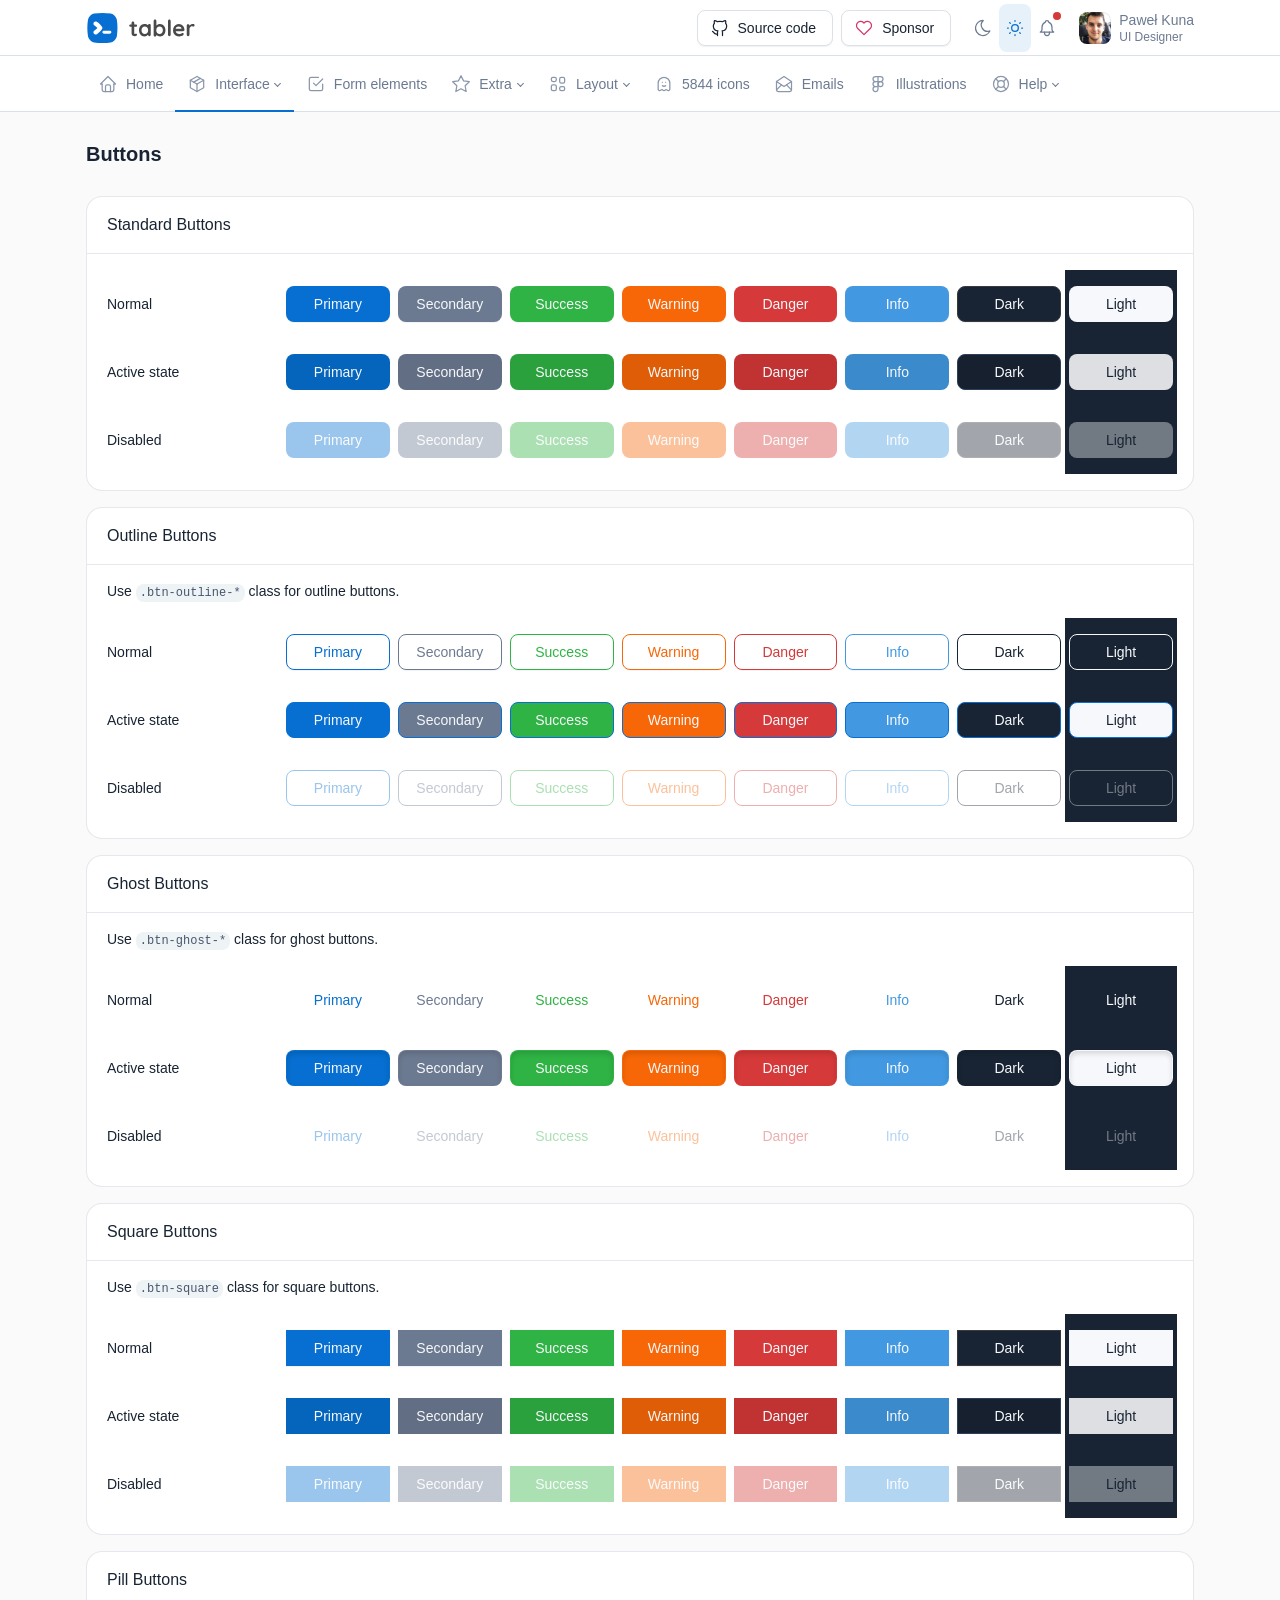
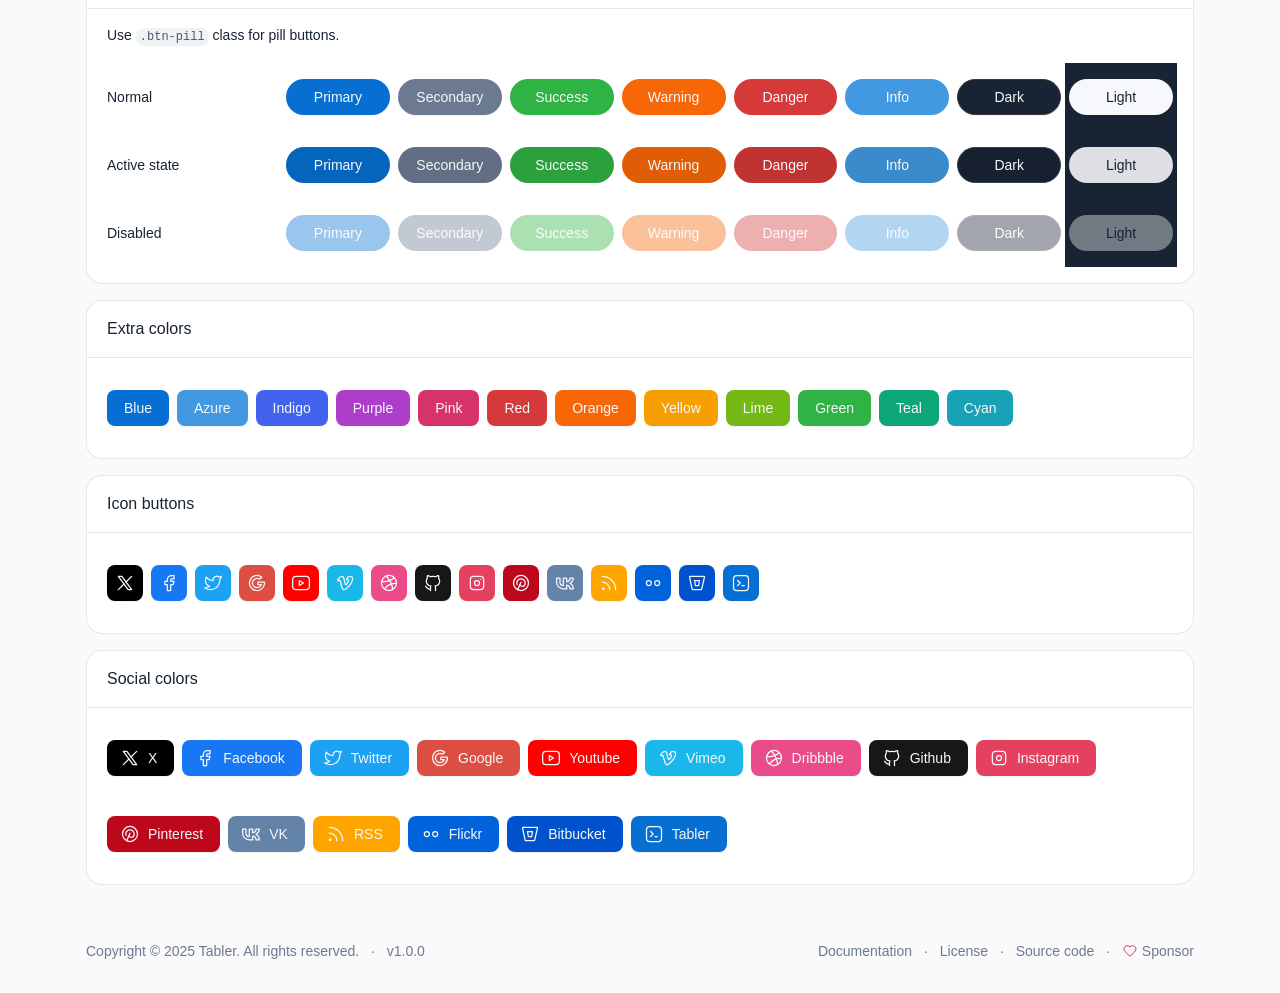
<file: demo/buttons.html>
<!doctype html>
<!--
* Tabler - Premium and Open Source dashboard template with responsive and high quality UI.
* @version 1.0.0
* @link https://tabler.io
* Copyright 2018-2025 The Tabler Authors
* Copyright 2018-2025 codecalm.net Paweł Kuna
* Licensed under MIT (https://github.com/tabler/tabler/blob/master/LICENSE)
-->
<html lang="en">
<head>
	<meta charset="utf-8"/>
	<meta name="viewport" content="width=device-width, initial-scale=1, viewport-fit=cover"/>
	<meta http-equiv="X-UA-Compatible" content="ie=edge"/>
	<title>Tabler - Premium and Open Source dashboard template with responsive and high quality UI.</title>
	<!-- CSS files -->
<link href="./dist/css/tabler.min.css?1738096684" rel="stylesheet"/>
	<link href="./dist/css/tabler-flags.min.css?1738096684" rel="stylesheet"/>
	<link href="./dist/css/tabler-socials.min.css?1738096684" rel="stylesheet"/>
	<link href="./dist/css/tabler-payments.min.css?1738096684" rel="stylesheet"/>
	<link href="./dist/css/tabler-vendors.min.css?1738096684" rel="stylesheet"/>
	<link href="./dist/css/tabler-marketing.min.css?1738096684" rel="stylesheet"/>
<link href="./dist/css/demo.min.css?1738096684" rel="stylesheet"/>
	<style>
		@import url('https://rsms.me/inter/inter.css');
	</style>
</head>
<body>
<script src="./dist/js/demo-theme.min.js?1738096684"></script>
<div class="page">
		<!-- Navbar -->
	<header class="navbar navbar-expand-md d-print-none" >
		<div class="container-xl">
			<button class="navbar-toggler" type="button" data-bs-toggle="collapse" data-bs-target="#navbar-menu" aria-controls="navbar-menu" aria-expanded="false" aria-label="Toggle navigation">
	<span class="navbar-toggler-icon"></span>
</button>
<div class="navbar-brand navbar-brand-autodark d-none-navbar-horizontal pe-0 pe-md-3">
	<a href=".">
	<svg xmlns="http://www.w3.org/2000/svg" width="110" height="32" viewBox="0 0 232 68" class="navbar-brand-image">
		<path d="M64.6 16.2C63 9.9 58.1 5 51.8 3.4 40 1.5 28 1.5 16.2 3.4 9.9 5 5 9.9 3.4 16.2 1.5 28 1.5 40 3.4 51.8 5 58.1 9.9 63 16.2 64.6c11.8 1.9 23.8 1.9 35.6 0C58.1 63 63 58.1 64.6 51.8c1.9-11.8 1.9-23.8 0-35.6zM33.3 36.3c-2.8 4.4-6.6 8.2-11.1 11-1.5.9-3.3.9-4.8.1s-2.4-2.3-2.5-4c0-1.7.9-3.3 2.4-4.1 2.3-1.4 4.4-3.2 6.1-5.3-1.8-2.1-3.8-3.8-6.1-5.3-2.3-1.3-3-4.2-1.7-6.4s4.3-2.9 6.5-1.6c4.5 2.8 8.2 6.5 11.1 10.9 1 1.4 1 3.3.1 4.7zM49.2 46H37.8c-2.1 0-3.8-1-3.8-3s1.7-3 3.8-3h11.4c2.1 0 3.8 1 3.8 3s-1.7 3-3.8 3z" fill="#066fd1" style="fill: var(--tblr-primary, #066fd1)" />
		<path d="M105.8 46.1c.4 0 .9.2 1.2.6s.6 1 .6 1.7c0 .9-.5 1.6-1.4 2.2s-2 .9-3.2.9c-2 0-3.7-.4-5-1.3s-2-2.6-2-5.4V31.6h-2.2c-.8 0-1.4-.3-1.9-.8s-.9-1.1-.9-1.9c0-.7.3-1.4.8-1.8s1.2-.7 1.9-.7h2.2v-3.1c0-.8.3-1.5.8-2.1s1.3-.8 2.1-.8 1.5.3 2 .8.8 1.3.8 2.1v3.1h3.4c.8 0 1.4.3 1.9.8s.8 1.2.8 1.9-.3 1.4-.8 1.8-1.2.7-1.9.7h-3.4v13c0 .7.2 1.2.5 1.5s.8.5 1.4.5c.3 0 .6-.1 1.1-.2.5-.2.8-.3 1.2-.3zm28-20.7c.8 0 1.5.3 2.1.8.5.5.8 1.2.8 2.1v20.3c0 .8-.3 1.5-.8 2.1-.5.6-1.2.8-2.1.8s-1.5-.3-2-.8-.8-1.2-.8-2.1c-.8.9-1.9 1.7-3.2 2.4-1.3.7-2.8 1-4.3 1-2.2 0-4.2-.6-6-1.7-1.8-1.1-3.2-2.7-4.2-4.7s-1.6-4.3-1.6-6.9c0-2.6.5-4.9 1.5-6.9s2.4-3.6 4.2-4.8c1.8-1.1 3.7-1.7 5.9-1.7 1.5 0 3 .3 4.3.8 1.3.6 2.5 1.3 3.4 2.1 0-.8.3-1.5.8-2.1.5-.5 1.2-.7 2-.7zm-9.7 21.3c2.1 0 3.8-.8 5.1-2.3s2-3.4 2-5.7-.7-4.2-2-5.8c-1.3-1.5-3-2.3-5.1-2.3-2 0-3.7.8-5 2.3-1.3 1.5-2 3.5-2 5.8s.6 4.2 1.9 5.7 3 2.3 5.1 2.3zm32.1-21.3c2.2 0 4.2.6 6 1.7 1.8 1.1 3.2 2.7 4.2 4.7s1.6 4.3 1.6 6.9-.5 4.9-1.5 6.9-2.4 3.6-4.2 4.8c-1.8 1.1-3.7 1.7-5.9 1.7-1.5 0-3-.3-4.3-.9s-2.5-1.4-3.4-2.3v.3c0 .8-.3 1.5-.8 2.1-.5.6-1.2.8-2.1.8s-1.5-.3-2.1-.8c-.5-.5-.8-1.2-.8-2.1V18.9c0-.8.3-1.5.8-2.1.5-.6 1.2-.8 2.1-.8s1.5.3 2.1.8c.5.6.8 1.3.8 2.1v10c.8-1 1.8-1.8 3.2-2.5 1.3-.7 2.8-1 4.3-1zm-.7 21.3c2 0 3.7-.8 5-2.3s2-3.5 2-5.8-.6-4.2-1.9-5.7-3-2.3-5.1-2.3-3.8.8-5.1 2.3-2 3.4-2 5.7.7 4.2 2 5.8c1.3 1.6 3 2.3 5.1 2.3zm23.6 1.9c0 .8-.3 1.5-.8 2.1s-1.3.8-2.1.8-1.5-.3-2-.8-.8-1.3-.8-2.1V18.9c0-.8.3-1.5.8-2.1s1.3-.8 2.1-.8 1.5.3 2 .8.8 1.3.8 2.1v29.7zm29.3-10.5c0 .8-.3 1.4-.9 1.9-.6.5-1.2.7-2 .7h-15.8c.4 1.9 1.3 3.4 2.6 4.4 1.4 1.1 2.9 1.6 4.7 1.6 1.3 0 2.3-.1 3.1-.4.7-.2 1.3-.5 1.8-.8.4-.3.7-.5.9-.6.6-.3 1.1-.4 1.6-.4.7 0 1.2.2 1.7.7s.7 1 .7 1.7c0 .9-.4 1.6-1.3 2.4-.9.7-2.1 1.4-3.6 1.9s-3 .8-4.6.8c-2.7 0-5-.6-7-1.7s-3.5-2.7-4.6-4.6-1.6-4.2-1.6-6.6c0-2.8.6-5.2 1.7-7.2s2.7-3.7 4.6-4.8 3.9-1.7 6-1.7 4.1.6 6 1.7 3.4 2.7 4.5 4.7c.9 1.9 1.5 4.1 1.5 6.3zm-12.2-7.5c-3.7 0-5.9 1.7-6.6 5.2h12.6v-.3c-.1-1.3-.8-2.5-2-3.5s-2.5-1.4-4-1.4zm30.3-5.2c1 0 1.8.3 2.4.8.7.5 1 1.2 1 1.9 0 1-.3 1.7-.8 2.2-.5.5-1.1.8-1.8.7-.5 0-1-.1-1.6-.3-.2-.1-.4-.1-.6-.2-.4-.1-.7-.1-1.1-.1-.8 0-1.6.3-2.4.8s-1.4 1.3-1.9 2.3-.7 2.3-.7 3.7v11.4c0 .8-.3 1.5-.8 2.1-.5.6-1.2.8-2.1.8s-1.5-.3-2.1-.8c-.5-.6-.8-1.3-.8-2.1V28.8c0-.8.3-1.5.8-2.1.5-.6 1.2-.8 2.1-.8s1.5.3 2.1.8c.5.6.8 1.3.8 2.1v.6c.7-1.3 1.8-2.3 3.2-3 1.3-.7 2.8-1 4.3-1z" fill-rule="evenodd" clip-rule="evenodd" fill="#4a4a4a"/>
	</svg>
	</a>
</div>
<div class="navbar-nav flex-row order-md-last">
	<div class="nav-item d-none d-md-flex me-3">
		<div class="btn-list">
<a href="https://github.com/tabler/tabler" class="btn btn-5" target="_blank" rel="noreferrer">
	<!-- Download SVG icon from http://tabler.io/icons/icon/brand-github -->
	<svg xmlns="http://www.w3.org/2000/svg" width="24" height="24" viewBox="0 0 24 24" fill="none" stroke="currentColor" stroke-width="2" stroke-linecap="round" stroke-linejoin="round" class="icon icon-2"><path d="M9 19c-4.3 1.4 -4.3 -2.5 -6 -3m12 5v-3.5c0 -1 .1 -1.4 -.5 -2c2.8 -.3 5.5 -1.4 5.5 -6a4.6 4.6 0 0 0 -1.3 -3.2a4.2 4.2 0 0 0 -.1 -3.2s-1.1 -.3 -3.5 1.3a12.3 12.3 0 0 0 -6.2 0c-2.4 -1.6 -3.5 -1.3 -3.5 -1.3a4.2 4.2 0 0 0 -.1 3.2a4.6 4.6 0 0 0 -1.3 3.2c0 4.6 2.7 5.7 5.5 6c-.6 .6 -.6 1.2 -.5 2v3.5" /></svg>
Source code
</a>
<a href="https://github.com/sponsors/codecalm" class="btn btn-6" target="_blank" rel="noreferrer">
	<!-- Download SVG icon from http://tabler.io/icons/icon/heart -->
	<svg xmlns="http://www.w3.org/2000/svg" width="24" height="24" viewBox="0 0 24 24" fill="none" stroke="currentColor" stroke-width="2" stroke-linecap="round" stroke-linejoin="round" class="icon text-pink icon-2"><path d="M19.5 12.572l-7.5 7.428l-7.5 -7.428a5 5 0 1 1 7.5 -6.566a5 5 0 1 1 7.5 6.572" /></svg>
Sponsor
</a>
		</div>
	</div>
	<div class="d-none d-md-flex">
		<a href="?theme=dark" class="nav-link px-0 hide-theme-dark" title="Enable dark mode" data-bs-toggle="tooltip"
		   data-bs-placement="bottom">
	<!-- Download SVG icon from http://tabler.io/icons/icon/moon -->
	<svg xmlns="http://www.w3.org/2000/svg" width="24" height="24" viewBox="0 0 24 24" fill="none" stroke="currentColor" stroke-width="2" stroke-linecap="round" stroke-linejoin="round" class="icon icon-1"><path d="M12 3c.132 0 .263 0 .393 0a7.5 7.5 0 0 0 7.92 12.446a9 9 0 1 1 -8.313 -12.454z" /></svg>
		</a>
		<a href="?theme=light" class="nav-link px-0 hide-theme-light" title="Enable light mode" data-bs-toggle="tooltip"
		   data-bs-placement="bottom">
	<!-- Download SVG icon from http://tabler.io/icons/icon/sun -->
	<svg xmlns="http://www.w3.org/2000/svg" width="24" height="24" viewBox="0 0 24 24" fill="none" stroke="currentColor" stroke-width="2" stroke-linecap="round" stroke-linejoin="round" class="icon icon-1"><path d="M12 12m-4 0a4 4 0 1 0 8 0a4 4 0 1 0 -8 0" /><path d="M3 12h1m8 -9v1m8 8h1m-9 8v1m-6.4 -15.4l.7 .7m12.1 -.7l-.7 .7m0 11.4l.7 .7m-12.1 -.7l-.7 .7" /></svg>
		</a>
		<div class="nav-item dropdown d-none d-md-flex me-3">
			<a href="#" class="nav-link px-0" data-bs-toggle="dropdown" tabindex="-1" aria-label="Show notifications">
	<!-- Download SVG icon from http://tabler.io/icons/icon/bell -->
	<svg xmlns="http://www.w3.org/2000/svg" width="24" height="24" viewBox="0 0 24 24" fill="none" stroke="currentColor" stroke-width="2" stroke-linecap="round" stroke-linejoin="round" class="icon icon-1"><path d="M10 5a2 2 0 1 1 4 0a7 7 0 0 1 4 6v3a4 4 0 0 0 2 3h-16a4 4 0 0 0 2 -3v-3a7 7 0 0 1 4 -6" /><path d="M9 17v1a3 3 0 0 0 6 0v-1" /></svg>
				<span class="badge bg-red"></span>
			</a>
			<div class="dropdown-menu dropdown-menu-arrow dropdown-menu-end dropdown-menu-card">
				<div class="card">
	<div class="card-header">
		<h3 class="card-title">Last updates</h3>
	</div>
	<div class="list-group list-group-flush list-group-hoverable">
		<div class="list-group-item">
			<div class="row align-items-center">
				<div class="col-auto"><span class="status-dot status-dot-animated bg-red d-block"></span></div>
				<div class="col text-truncate">
					<a href="#" class="text-body d-block">Example 1</a>
					<div class="d-block text-secondary text-truncate mt-n1">
						Change deprecated html tags to text decoration classes (#29604)
					</div>
				</div>
				<div class="col-auto">
					<a href="#" class="list-group-item-actions">
	<!-- Download SVG icon from http://tabler.io/icons/icon/star -->
	<svg xmlns="http://www.w3.org/2000/svg" width="24" height="24" viewBox="0 0 24 24" fill="none" stroke="currentColor" stroke-width="2" stroke-linecap="round" stroke-linejoin="round" class="icon text-muted icon-2"><path d="M12 17.75l-6.172 3.245l1.179 -6.873l-5 -4.867l6.9 -1l3.086 -6.253l3.086 6.253l6.9 1l-5 4.867l1.179 6.873z" /></svg>
					</a>
				</div>
			</div>
		</div>
		<div class="list-group-item">
			<div class="row align-items-center">
				<div class="col-auto"><span class="status-dot d-block"></span></div>
				<div class="col text-truncate">
					<a href="#" class="text-body d-block">Example 2</a>
					<div class="d-block text-secondary text-truncate mt-n1">
						justify-content:between ⇒ justify-content:space-between (#29734)
					</div>
				</div>
				<div class="col-auto">
					<a href="#" class="list-group-item-actions show">
	<!-- Download SVG icon from http://tabler.io/icons/icon/star -->
	<svg xmlns="http://www.w3.org/2000/svg" width="24" height="24" viewBox="0 0 24 24" fill="none" stroke="currentColor" stroke-width="2" stroke-linecap="round" stroke-linejoin="round" class="icon text-yellow icon-2"><path d="M12 17.75l-6.172 3.245l1.179 -6.873l-5 -4.867l6.9 -1l3.086 -6.253l3.086 6.253l6.9 1l-5 4.867l1.179 6.873z" /></svg>
					</a>
				</div>
			</div>
		</div>
		<div class="list-group-item">
			<div class="row align-items-center">
				<div class="col-auto"><span class="status-dot d-block"></span></div>
				<div class="col text-truncate">
					<a href="#" class="text-body d-block">Example 3</a>
					<div class="d-block text-secondary text-truncate mt-n1">
						Update change-version.js (#29736)
					</div>
				</div>
				<div class="col-auto">
					<a href="#" class="list-group-item-actions">
	<!-- Download SVG icon from http://tabler.io/icons/icon/star -->
	<svg xmlns="http://www.w3.org/2000/svg" width="24" height="24" viewBox="0 0 24 24" fill="none" stroke="currentColor" stroke-width="2" stroke-linecap="round" stroke-linejoin="round" class="icon text-muted icon-2"><path d="M12 17.75l-6.172 3.245l1.179 -6.873l-5 -4.867l6.9 -1l3.086 -6.253l3.086 6.253l6.9 1l-5 4.867l1.179 6.873z" /></svg>
					</a>
				</div>
			</div>
		</div>
		<div class="list-group-item">
			<div class="row align-items-center">
				<div class="col-auto"><span class="status-dot status-dot-animated bg-green d-block"></span></div>
				<div class="col text-truncate">
					<a href="#" class="text-body d-block">Example 4</a>
					<div class="d-block text-secondary text-truncate mt-n1">
						Regenerate package-lock.json (#29730)
					</div>
				</div>
				<div class="col-auto">
					<a href="#" class="list-group-item-actions">
	<!-- Download SVG icon from http://tabler.io/icons/icon/star -->
	<svg xmlns="http://www.w3.org/2000/svg" width="24" height="24" viewBox="0 0 24 24" fill="none" stroke="currentColor" stroke-width="2" stroke-linecap="round" stroke-linejoin="round" class="icon text-muted icon-2"><path d="M12 17.75l-6.172 3.245l1.179 -6.873l-5 -4.867l6.9 -1l3.086 -6.253l3.086 6.253l6.9 1l-5 4.867l1.179 6.873z" /></svg>
					</a>
				</div>
			</div>
		</div>
	</div>
</div>
			</div>
		</div>
	</div>
	<div class="nav-item dropdown">
		<a href="#" class="nav-link d-flex lh-1 text-reset p-0" data-bs-toggle="dropdown" aria-label="Open user menu">
<span class="avatar avatar-sm" style="background-image: url(./static/avatars/000m.jpg)"></span>
			<div class="d-none d-xl-block ps-2">
				<div>Paweł Kuna</div>
				<div class="mt-1 small text-secondary">UI Designer</div>
			</div>
		</a>
		<div class="dropdown-menu dropdown-menu-end dropdown-menu-arrow">
			<a href="#" class="dropdown-item">Status</a>
			<a href="./profile.html" class="dropdown-item">Profile</a>
			<a href="#" class="dropdown-item">Feedback</a>
			<div class="dropdown-divider"></div>
			<a href="./settings.html" class="dropdown-item">Settings</a>
			<a href="./sign-in.html" class="dropdown-item">Logout</a>
		</div>
	</div>
</div>
		</div>
	</header>
	<header class="navbar-expand-md">
		<div class="collapse navbar-collapse" id="navbar-menu">
			<div class="navbar">
				<div class="container-xl">
					<div class="row flex-fill align-items-center">
						<div class="col">
<ul class="navbar-nav">
		<li class="nav-item">
			<a class="nav-link" href="./" >
				<span class="nav-link-icon d-md-none d-lg-inline-block">
	<!-- Download SVG icon from http://tabler.io/icons/icon/home -->
	<svg xmlns="http://www.w3.org/2000/svg" width="24" height="24" viewBox="0 0 24 24" fill="none" stroke="currentColor" stroke-width="2" stroke-linecap="round" stroke-linejoin="round" class="icon icon-1"><path d="M5 12l-2 0l9 -9l9 9l-2 0" /><path d="M5 12v7a2 2 0 0 0 2 2h10a2 2 0 0 0 2 -2v-7" /><path d="M9 21v-6a2 2 0 0 1 2 -2h2a2 2 0 0 1 2 2v6" /></svg>
</span>
				<span class="nav-link-title">
					Home
				</span>
			</a>
		</li>
		<li class="nav-item active dropdown">
			<a class="nav-link dropdown-toggle" href="#navbar-base" data-bs-toggle="dropdown" data-bs-auto-close="outside" role="button" aria-expanded="false" >
				<span class="nav-link-icon d-md-none d-lg-inline-block">
	<!-- Download SVG icon from http://tabler.io/icons/icon/package -->
	<svg xmlns="http://www.w3.org/2000/svg" width="24" height="24" viewBox="0 0 24 24" fill="none" stroke="currentColor" stroke-width="2" stroke-linecap="round" stroke-linejoin="round" class="icon icon-1"><path d="M12 3l8 4.5l0 9l-8 4.5l-8 -4.5l0 -9l8 -4.5" /><path d="M12 12l8 -4.5" /><path d="M12 12l0 9" /><path d="M12 12l-8 -4.5" /><path d="M16 5.25l-8 4.5" /></svg>
</span>
				<span class="nav-link-title">
					Interface
				</span>
			</a>
			<div class="dropdown-menu">
					<div class="dropdown-menu-columns">
					<div class="dropdown-menu-column">
					<a class="dropdown-item" href="./accordion.html">
						Accordion
					</a>
					<a class="dropdown-item" href="./alerts.html">
						Alerts
					</a>
					<div class="dropend">
					<a class="dropdown-item dropdown-toggle" href="#sidebar-authentication" data-bs-toggle="dropdown" data-bs-auto-close="outside" role="button" aria-expanded="false" >
						Authentication
					</a>
					<div class="dropdown-menu">
						<a href="./sign-in.html" class="dropdown-item">
							Sign in
						</a>
						<a href="./sign-in-link.html" class="dropdown-item">
							Sign in link
						</a>
						<a href="./sign-in-illustration.html" class="dropdown-item">
							Sign in with illustration
						</a>
						<a href="./sign-in-cover.html" class="dropdown-item">
							Sign in with cover
						</a>
						<a href="./sign-up.html" class="dropdown-item">
							Sign up
						</a>
						<a href="./forgot-password.html" class="dropdown-item">
							Forgot password
						</a>
						<a href="./terms-of-service.html" class="dropdown-item">
							Terms of service
						</a>
						<a href="./auth-lock.html" class="dropdown-item">
							Lock screen
						</a>
						<a href="./2-step-verification.html" class="dropdown-item">
							2 step verification
						</a>
						<a href="./2-step-verification-code.html" class="dropdown-item">
							2 step verification code
						</a>
					</div>
					</div>
					<a class="dropdown-item" href="./badges.html">
						Badges
						<span class="badge badge-sm bg-green-lt text-uppercase ms-auto">New</span>
					</a>
					<a class="dropdown-item" href="./blank.html">
						Blank page
					</a>
					<a class="dropdown-item active" href="./buttons.html">
						Buttons
					</a>
					<div class="dropend">
					<a class="dropdown-item dropdown-toggle" href="#sidebar-cards" data-bs-toggle="dropdown" data-bs-auto-close="outside" role="button" aria-expanded="false" >
						Cards
						<span class="badge badge-sm bg-green-lt text-uppercase ms-auto">New</span>
					</a>
					<div class="dropdown-menu">
						<a href="./cards.html" class="dropdown-item">
							Sample cards
						</a>
						<a href="./card-actions.html" class="dropdown-item">
							Card actions
							<span class="badge badge-sm bg-green-lt text-uppercase ms-auto">New</span>
						</a>
						<a href="./cards-masonry.html" class="dropdown-item">
							Cards Masonry
						</a>
					</div>
					</div>
					<a class="dropdown-item" href="./carousel.html">
						Carousel
						<span class="badge badge-sm bg-green-lt text-uppercase ms-auto">New</span>
					</a>
					<a class="dropdown-item" href="./charts.html">
						Charts
					</a>
					<a class="dropdown-item" href="./colorpicker.html">
						Color picker
						<span class="badge badge-sm bg-green-lt text-uppercase ms-auto">New</span>
					</a>
					<a class="dropdown-item" href="./colors.html">
						Colors
					</a>
					<a class="dropdown-item" href="./datagrid.html">
						Data grid
						<span class="badge badge-sm bg-green-lt text-uppercase ms-auto">New</span>
					</a>
					<a class="dropdown-item" href="./datatables.html">
						Datatables
						<span class="badge badge-sm bg-green-lt text-uppercase ms-auto">New</span>
					</a>
					<a class="dropdown-item" href="./dropdowns.html">
						Dropdowns
					</a>
					<a class="dropdown-item" href="./dropzone.html">
						Dropzone
						<span class="badge badge-sm bg-green-lt text-uppercase ms-auto">New</span>
					</a>
					<div class="dropend">
					<a class="dropdown-item dropdown-toggle" href="#sidebar-error" data-bs-toggle="dropdown" data-bs-auto-close="outside" role="button" aria-expanded="false" >
						Error pages
					</a>
					<div class="dropdown-menu">
						<a href="./error-404.html" class="dropdown-item">
							404 page
						</a>
						<a href="./error-500.html" class="dropdown-item">
							500 page
						</a>
						<a href="./error-maintenance.html" class="dropdown-item">
							Maintenance page
						</a>
					</div>
					</div>
					<a class="dropdown-item" href="./flags.html">
						Flags
						<span class="badge badge-sm bg-green-lt text-uppercase ms-auto">New</span>
					</a>
					<a class="dropdown-item" href="./inline-player.html">
						Inline player
						<span class="badge badge-sm bg-green-lt text-uppercase ms-auto">New</span>
					</a>
					<a class="dropdown-item" href="./lightbox.html">
						Lightbox
						<span class="badge badge-sm bg-green-lt text-uppercase ms-auto">New</span>
					</a>
						</div><div class="dropdown-menu-column">
					<a class="dropdown-item" href="./lists.html">
						Lists
					</a>
					<a class="dropdown-item" href="./modals.html">
						Modal
					</a>
					<a class="dropdown-item" href="./maps.html">
						Map
					</a>
					<a class="dropdown-item" href="./map-fullsize.html">
						Map fullsize
					</a>
					<a class="dropdown-item" href="./maps-vector.html">
						Map vector
						<span class="badge badge-sm bg-green-lt text-uppercase ms-auto">New</span>
					</a>
					<a class="dropdown-item" href="./markdown.html">
						Markdown
					</a>
					<a class="dropdown-item" href="./navigation.html">
						Navigation
					</a>
					<a class="dropdown-item" href="./offcanvas.html">
						Offcanvas
					</a>
					<a class="dropdown-item" href="./pagination.html">
						Pagination
					</a>
					<a class="dropdown-item" href="./placeholder.html">
						Placeholder
					</a>
					<a class="dropdown-item" href="./social-icons.html">
						Social icons
						<span class="badge badge-sm bg-green-lt text-uppercase ms-auto">New</span>
					</a>
					<a class="dropdown-item" href="./stars-rating.html">
						Stars rating
						<span class="badge badge-sm bg-green-lt text-uppercase ms-auto">New</span>
					</a>
					<a class="dropdown-item" href="./steps.html">
						Steps
						<span class="badge badge-sm bg-green-lt text-uppercase ms-auto">New</span>
					</a>
					<a class="dropdown-item" href="./tables.html">
						Tables
					</a>
					<a class="dropdown-item" href="./tabs.html">
						Tabs
					</a>
					<a class="dropdown-item" href="./tags.html">
						Tags
					</a>
					<a class="dropdown-item" href="./tinymce.html">
						TinyMCE
						<span class="badge badge-sm bg-green-lt text-uppercase ms-auto">New</span>
					</a>
					<a class="dropdown-item" href="./toasts.html">
						Toasts
					</a>
					<a class="dropdown-item" href="./typography.html">
						Typography
					</a>
				</div></div>
				</div>
		</li>
		<li class="nav-item">
			<a class="nav-link" href="./form-elements.html" >
				<span class="nav-link-icon d-md-none d-lg-inline-block">
	<!-- Download SVG icon from http://tabler.io/icons/icon/checkbox -->
	<svg xmlns="http://www.w3.org/2000/svg" width="24" height="24" viewBox="0 0 24 24" fill="none" stroke="currentColor" stroke-width="2" stroke-linecap="round" stroke-linejoin="round" class="icon icon-1"><path d="M9 11l3 3l8 -8" /><path d="M20 12v6a2 2 0 0 1 -2 2h-12a2 2 0 0 1 -2 -2v-12a2 2 0 0 1 2 -2h9" /></svg>
</span>
				<span class="nav-link-title">
					Form elements
				</span>
			</a>
		</li>
		<li class="nav-item dropdown">
			<a class="nav-link dropdown-toggle" href="#navbar-extra" data-bs-toggle="dropdown" data-bs-auto-close="outside" role="button" aria-expanded="false" >
				<span class="nav-link-icon d-md-none d-lg-inline-block">
	<!-- Download SVG icon from http://tabler.io/icons/icon/star -->
	<svg xmlns="http://www.w3.org/2000/svg" width="24" height="24" viewBox="0 0 24 24" fill="none" stroke="currentColor" stroke-width="2" stroke-linecap="round" stroke-linejoin="round" class="icon icon-1"><path d="M12 17.75l-6.172 3.245l1.179 -6.873l-5 -4.867l6.9 -1l3.086 -6.253l3.086 6.253l6.9 1l-5 4.867l1.179 6.873z" /></svg>
</span>
				<span class="nav-link-title">
					Extra
				</span>
			</a>
			<div class="dropdown-menu">
					<div class="dropdown-menu-columns">
					<div class="dropdown-menu-column">
					<a class="dropdown-item" href="./activity.html">
						Activity
					</a>
					<a class="dropdown-item" href="./chat.html">
						Chat
						<span class="badge badge-sm bg-green-lt text-uppercase ms-auto">New</span>
					</a>
					<a class="dropdown-item" href="./cookie-banner.html">
						Cookie banner
						<span class="badge badge-sm bg-green-lt text-uppercase ms-auto">New</span>
					</a>
					<a class="dropdown-item" href="./empty.html">
						Empty page
					</a>
					<a class="dropdown-item" href="./faq.html">
						FAQ
						<span class="badge badge-sm bg-green-lt text-uppercase ms-auto">New</span>
					</a>
					<a class="dropdown-item" href="./gallery.html">
						Gallery
					</a>
					<a class="dropdown-item" href="./invoice.html">
						Invoice
					</a>
					<a class="dropdown-item" href="./job-listing.html">
						Job listing
						<span class="badge badge-sm bg-green-lt text-uppercase ms-auto">New</span>
					</a>
					<a class="dropdown-item" href="./license.html">
						License
					</a>
					<a class="dropdown-item" href="./logs.html">
						Logs
						<span class="badge badge-sm bg-green-lt text-uppercase ms-auto">New</span>
					</a>
					<a class="dropdown-item" href="./marketing/index.html">
						Marketing
						<span class="badge badge-sm bg-green-lt text-uppercase ms-auto">New</span>
					</a>
					<a class="dropdown-item" href="./music.html">
						Music
					</a>
					<a class="dropdown-item" href="./page-loader.html">
						Page loader
						<span class="badge badge-sm bg-green-lt text-uppercase ms-auto">New</span>
					</a>
						</div><div class="dropdown-menu-column">
					<a class="dropdown-item" href="./payment-providers.html">
						Payment providers
						<span class="badge badge-sm bg-green-lt text-uppercase ms-auto">New</span>
					</a>
					<a class="dropdown-item" href="./photogrid.html">
						Photogrid
						<span class="badge badge-sm bg-green-lt text-uppercase ms-auto">New</span>
					</a>
					<a class="dropdown-item" href="./pricing.html">
						Pricing cards
					</a>
					<a class="dropdown-item" href="./pricing-table.html">
						Pricing table
					</a>
					<a class="dropdown-item" href="./search-results.html">
						Search results
					</a>
					<a class="dropdown-item" href="./settings.html">
						Settings
						<span class="badge badge-sm bg-green-lt text-uppercase ms-auto">New</span>
					</a>
					<a class="dropdown-item" href="./tasks.html">
						Tasks
						<span class="badge badge-sm bg-green-lt text-uppercase ms-auto">New</span>
					</a>
					<a class="dropdown-item" href="./trial-ended.html">
						Trial ended
						<span class="badge badge-sm bg-green-lt text-uppercase ms-auto">New</span>
					</a>
					<a class="dropdown-item" href="./uptime.html">
						Uptime monitor
					</a>
					<a class="dropdown-item" href="./users.html">
						Users
					</a>
					<a class="dropdown-item" href="./widgets.html">
						Widgets
					</a>
					<a class="dropdown-item" href="./wizard.html">
						Wizard
					</a>
				</div></div>
				</div>
		</li>
		<li class="nav-item dropdown">
			<a class="nav-link dropdown-toggle" href="#navbar-layout" data-bs-toggle="dropdown" data-bs-auto-close="outside" role="button" aria-expanded="false" >
				<span class="nav-link-icon d-md-none d-lg-inline-block">
	<!-- Download SVG icon from http://tabler.io/icons/icon/layout-2 -->
	<svg xmlns="http://www.w3.org/2000/svg" width="24" height="24" viewBox="0 0 24 24" fill="none" stroke="currentColor" stroke-width="2" stroke-linecap="round" stroke-linejoin="round" class="icon icon-1"><path d="M4 4m0 2a2 2 0 0 1 2 -2h2a2 2 0 0 1 2 2v1a2 2 0 0 1 -2 2h-2a2 2 0 0 1 -2 -2z" /><path d="M4 13m0 2a2 2 0 0 1 2 -2h2a2 2 0 0 1 2 2v3a2 2 0 0 1 -2 2h-2a2 2 0 0 1 -2 -2z" /><path d="M14 4m0 2a2 2 0 0 1 2 -2h2a2 2 0 0 1 2 2v3a2 2 0 0 1 -2 2h-2a2 2 0 0 1 -2 -2z" /><path d="M14 15m0 2a2 2 0 0 1 2 -2h2a2 2 0 0 1 2 2v1a2 2 0 0 1 -2 2h-2a2 2 0 0 1 -2 -2z" /></svg>
</span>
				<span class="nav-link-title">
					Layout
				</span>
			</a>
			<div class="dropdown-menu">
					<div class="dropdown-menu-columns">
					<div class="dropdown-menu-column">
					<a class="dropdown-item" href="./layout-boxed.html">
						Boxed
						<span class="badge badge-sm bg-green-lt text-uppercase ms-auto">New</span>
					</a>
					<a class="dropdown-item" href="./layout-combo.html">
						Combined
					</a>
					<a class="dropdown-item" href="./layout-condensed.html">
						Condensed
					</a>
					<a class="dropdown-item" href="./layout-fluid.html">
						Fluid
					</a>
					<a class="dropdown-item" href="./layout-fluid-vertical.html">
						Fluid vertical
					</a>
					<a class="dropdown-item" href="./layout-horizontal.html">
						Horizontal
					</a>
					<a class="dropdown-item" href="./layout-navbar-dark.html">
						Navbar dark
					</a>
						</div><div class="dropdown-menu-column">
					<a class="dropdown-item" href="./layout-navbar-overlap.html">
						Navbar overlap
					</a>
					<a class="dropdown-item" href="./layout-navbar-sticky.html">
						Navbar sticky
					</a>
					<a class="dropdown-item" href="./layout-vertical-right.html">
						Right vertical
					</a>
					<a class="dropdown-item" href="./layout-rtl.html">
						RTL mode
					</a>
					<a class="dropdown-item" href="./layout-vertical.html">
						Vertical
					</a>
					<a class="dropdown-item" href="./layout-vertical-transparent.html">
						Vertical transparent
					</a>
				</div></div>
				</div>
		</li>
		<li class="nav-item">
			<a class="nav-link" href="./icons.html" >
				<span class="nav-link-icon d-md-none d-lg-inline-block">
	<!-- Download SVG icon from http://tabler.io/icons/icon/ghost -->
	<svg xmlns="http://www.w3.org/2000/svg" width="24" height="24" viewBox="0 0 24 24" fill="none" stroke="currentColor" stroke-width="2" stroke-linecap="round" stroke-linejoin="round" class="icon icon-1"><path d="M5 11a7 7 0 0 1 14 0v7a1.78 1.78 0 0 1 -3.1 1.4a1.65 1.65 0 0 0 -2.6 0a1.65 1.65 0 0 1 -2.6 0a1.65 1.65 0 0 0 -2.6 0a1.78 1.78 0 0 1 -3.1 -1.4v-7" /><path d="M10 10l.01 0" /><path d="M14 10l.01 0" /><path d="M10 14a3.5 3.5 0 0 0 4 0" /></svg>
</span>
				<span class="nav-link-title">
					5844 icons
				</span>
			</a>
		</li>
		<li class="nav-item">
			<a class="nav-link" href="./emails.html" >
				<span class="nav-link-icon d-md-none d-lg-inline-block">
	<!-- Download SVG icon from http://tabler.io/icons/icon/mail-opened -->
	<svg xmlns="http://www.w3.org/2000/svg" width="24" height="24" viewBox="0 0 24 24" fill="none" stroke="currentColor" stroke-width="2" stroke-linecap="round" stroke-linejoin="round" class="icon icon-1"><path d="M3 9l9 6l9 -6l-9 -6l-9 6" /><path d="M21 9v10a2 2 0 0 1 -2 2h-14a2 2 0 0 1 -2 -2v-10" /><path d="M3 19l6 -6" /><path d="M15 13l6 6" /></svg>
</span>
				<span class="nav-link-title">
					Emails
				</span>
			</a>
		</li>
		<li class="nav-item">
			<a class="nav-link" href="./illustrations.html" >
				<span class="nav-link-icon d-md-none d-lg-inline-block">
	<!-- Download SVG icon from http://tabler.io/icons/icon/brand-figma -->
	<svg xmlns="http://www.w3.org/2000/svg" width="24" height="24" viewBox="0 0 24 24" fill="none" stroke="currentColor" stroke-width="2" stroke-linecap="round" stroke-linejoin="round" class="icon icon-1"><path d="M15 12m-3 0a3 3 0 1 0 6 0a3 3 0 1 0 -6 0" /><path d="M6 3m0 3a3 3 0 0 1 3 -3h6a3 3 0 0 1 3 3v0a3 3 0 0 1 -3 3h-6a3 3 0 0 1 -3 -3z" /><path d="M9 9a3 3 0 0 0 0 6h3m-3 0a3 3 0 1 0 3 3v-15" /></svg>
</span>
				<span class="nav-link-title">
					Illustrations
				</span>
			</a>
		</li>
		<li class="nav-item dropdown">
			<a class="nav-link dropdown-toggle" href="#navbar-help" data-bs-toggle="dropdown" data-bs-auto-close="outside" role="button" aria-expanded="false" >
				<span class="nav-link-icon d-md-none d-lg-inline-block">
	<!-- Download SVG icon from http://tabler.io/icons/icon/lifebuoy -->
	<svg xmlns="http://www.w3.org/2000/svg" width="24" height="24" viewBox="0 0 24 24" fill="none" stroke="currentColor" stroke-width="2" stroke-linecap="round" stroke-linejoin="round" class="icon icon-1"><path d="M12 12m-4 0a4 4 0 1 0 8 0a4 4 0 1 0 -8 0" /><path d="M12 12m-9 0a9 9 0 1 0 18 0a9 9 0 1 0 -18 0" /><path d="M15 15l3.35 3.35" /><path d="M9 15l-3.35 3.35" /><path d="M5.65 5.65l3.35 3.35" /><path d="M18.35 5.65l-3.35 3.35" /></svg>
</span>
				<span class="nav-link-title">
					Help
				</span>
			</a>
			<div class="dropdown-menu">
					<a class="dropdown-item" href="https://tabler.io/docs" target="_blank" rel="noopener">
						Documentation
					</a>
					<a class="dropdown-item" href="./changelog.html">
						Changelog
					</a>
					<a class="dropdown-item" href="https://github.com/tabler/tabler" target="_blank" rel="noopener">
						Source code
					</a>
					<a class="dropdown-item text-pink" href="https://github.com/sponsors/codecalm" target="_blank" rel="noopener">
	<!-- Download SVG icon from http://tabler.io/icons/icon/heart -->
	<svg xmlns="http://www.w3.org/2000/svg" width="24" height="24" viewBox="0 0 24 24" fill="none" stroke="currentColor" stroke-width="2" stroke-linecap="round" stroke-linejoin="round" class="icon icon-inline me-1 icon-2"><path d="M19.5 12.572l-7.5 7.428l-7.5 -7.428a5 5 0 1 1 7.5 -6.566a5 5 0 1 1 7.5 6.572" /></svg>
						Sponsor project!
					</a>
				</div>
		</li>
</ul>
						</div>
						<div class="col-2 d-none d-xxl-block">
<div class="my-2 my-md-0 flex-grow-1 flex-md-grow-0 order-first order-md-last">
	<form action="./" method="get" autocomplete="off" novalidate>
<div class="input-icon">
		<span class="input-icon-addon">
	<!-- Download SVG icon from http://tabler.io/icons/icon/search -->
	<svg xmlns="http://www.w3.org/2000/svg" width="24" height="24" viewBox="0 0 24 24" fill="none" stroke="currentColor" stroke-width="2" stroke-linecap="round" stroke-linejoin="round" class="icon icon-1"><path d="M10 10m-7 0a7 7 0 1 0 14 0a7 7 0 1 0 -14 0" /><path d="M21 21l-6 -6" /></svg>
		</span>
	<input type="text" value="" class="form-control" placeholder="Search…" aria-label="Search in website">
</div>
	</form>
</div>
						</div>
					</div>
				</div>
			</div>
		</div>
	</header>
	<div class="page-wrapper">
<!-- Page header -->
<div class="page-header d-print-none">
	<div class="container-xl">
		<div class="row g-2 align-items-center">
			<div class="col">
				<h2 class="page-title">
					Buttons
				</h2>
			</div>
		</div>
	</div>
</div>
		<!-- Page body -->
		<div class="page-body">
			<div class="container-xl">
<div class="row row-cards">
	<div class="col-12">
		<div class="card">
			<div class="card-header">
				<h3 class="card-title">Standard Buttons</h3>
			</div>
			<div class="card-body">
      <div class="row g-2 align-items-center">
         <div class="col-12 col-xl-2 font-weight-semibold">Normal</div>
               <div class="col-6 col-sm-4 col-md-2 col-xl py-3">
<a href="#" class="btn btn-6 btn-primary w-100">
Primary
</a>
               </div>
               <div class="col-6 col-sm-4 col-md-2 col-xl py-3">
<a href="#" class="btn btn-6 btn-secondary w-100">
Secondary
</a>
               </div>
               <div class="col-6 col-sm-4 col-md-2 col-xl py-3">
<a href="#" class="btn btn-6 btn-success w-100">
Success
</a>
               </div>
               <div class="col-6 col-sm-4 col-md-2 col-xl py-3">
<a href="#" class="btn btn-6 btn-warning w-100">
Warning
</a>
               </div>
               <div class="col-6 col-sm-4 col-md-2 col-xl py-3">
<a href="#" class="btn btn-6 btn-danger w-100">
Danger
</a>
               </div>
               <div class="col-6 col-sm-4 col-md-2 col-xl py-3">
<a href="#" class="btn btn-6 btn-info w-100">
Info
</a>
               </div>
               <div class="col-6 col-sm-4 col-md-2 col-xl py-3">
<a href="#" class="btn btn-6 btn-dark w-100">
Dark
</a>
               </div>
               <div class="col-6 col-sm-4 col-md-2 col-xl bg-dark py-3">
<a href="#" class="btn btn-6 btn-light w-100">
Light
</a>
               </div>
      </div>
      <div class="row g-2 align-items-center">
         <div class="col-12 col-xl-2 font-weight-semibold">Active state</div>
               <div class="col-6 col-sm-4 col-md-2 col-xl py-3">
<a href="#" class="btn btn-6 btn-primary active w-100">
Primary
</a>
               </div>
               <div class="col-6 col-sm-4 col-md-2 col-xl py-3">
<a href="#" class="btn btn-6 btn-secondary active w-100">
Secondary
</a>
               </div>
               <div class="col-6 col-sm-4 col-md-2 col-xl py-3">
<a href="#" class="btn btn-6 btn-success active w-100">
Success
</a>
               </div>
               <div class="col-6 col-sm-4 col-md-2 col-xl py-3">
<a href="#" class="btn btn-6 btn-warning active w-100">
Warning
</a>
               </div>
               <div class="col-6 col-sm-4 col-md-2 col-xl py-3">
<a href="#" class="btn btn-6 btn-danger active w-100">
Danger
</a>
               </div>
               <div class="col-6 col-sm-4 col-md-2 col-xl py-3">
<a href="#" class="btn btn-6 btn-info active w-100">
Info
</a>
               </div>
               <div class="col-6 col-sm-4 col-md-2 col-xl py-3">
<a href="#" class="btn btn-6 btn-dark active w-100">
Dark
</a>
               </div>
               <div class="col-6 col-sm-4 col-md-2 col-xl bg-dark py-3">
<a href="#" class="btn btn-6 btn-light active w-100">
Light
</a>
               </div>
      </div>
      <div class="row g-2 align-items-center">
         <div class="col-12 col-xl-2 font-weight-semibold">Disabled</div>
               <div class="col-6 col-sm-4 col-md-2 col-xl py-3">
<a href="#" class="btn btn-6 btn-primary disabled w-100">
Primary
</a>
               </div>
               <div class="col-6 col-sm-4 col-md-2 col-xl py-3">
<a href="#" class="btn btn-6 btn-secondary disabled w-100">
Secondary
</a>
               </div>
               <div class="col-6 col-sm-4 col-md-2 col-xl py-3">
<a href="#" class="btn btn-6 btn-success disabled w-100">
Success
</a>
               </div>
               <div class="col-6 col-sm-4 col-md-2 col-xl py-3">
<a href="#" class="btn btn-6 btn-warning disabled w-100">
Warning
</a>
               </div>
               <div class="col-6 col-sm-4 col-md-2 col-xl py-3">
<a href="#" class="btn btn-6 btn-danger disabled w-100">
Danger
</a>
               </div>
               <div class="col-6 col-sm-4 col-md-2 col-xl py-3">
<a href="#" class="btn btn-6 btn-info disabled w-100">
Info
</a>
               </div>
               <div class="col-6 col-sm-4 col-md-2 col-xl py-3">
<a href="#" class="btn btn-6 btn-dark disabled w-100">
Dark
</a>
               </div>
               <div class="col-6 col-sm-4 col-md-2 col-xl bg-dark py-3">
<a href="#" class="btn btn-6 btn-light disabled w-100">
Light
</a>
               </div>
      </div>
			</div>
		</div>
	</div>
	<div class="col-12">
		<div class="card">
			<div class="card-header">
				<h3 class="card-title">Outline Buttons</h3>
			</div>
			<div class="card-body">
				<p>Use <code>.btn-outline-*</code> class for outline buttons.
				</p>
      <div class="row g-2 align-items-center">
         <div class="col-12 col-xl-2 font-weight-semibold">Normal</div>
               <div class="col-6 col-sm-4 col-md-2 col-xl py-3">
<a href="#" class="btn btn-6 btn-outline-primary w-100">
Primary
</a>
               </div>
               <div class="col-6 col-sm-4 col-md-2 col-xl py-3">
<a href="#" class="btn btn-6 btn-outline-secondary w-100">
Secondary
</a>
               </div>
               <div class="col-6 col-sm-4 col-md-2 col-xl py-3">
<a href="#" class="btn btn-6 btn-outline-success w-100">
Success
</a>
               </div>
               <div class="col-6 col-sm-4 col-md-2 col-xl py-3">
<a href="#" class="btn btn-6 btn-outline-warning w-100">
Warning
</a>
               </div>
               <div class="col-6 col-sm-4 col-md-2 col-xl py-3">
<a href="#" class="btn btn-6 btn-outline-danger w-100">
Danger
</a>
               </div>
               <div class="col-6 col-sm-4 col-md-2 col-xl py-3">
<a href="#" class="btn btn-6 btn-outline-info w-100">
Info
</a>
               </div>
               <div class="col-6 col-sm-4 col-md-2 col-xl py-3">
<a href="#" class="btn btn-6 btn-outline-dark w-100">
Dark
</a>
               </div>
               <div class="col-6 col-sm-4 col-md-2 col-xl bg-dark py-3">
<a href="#" class="btn btn-6 btn-outline-light w-100">
Light
</a>
               </div>
      </div>
      <div class="row g-2 align-items-center">
         <div class="col-12 col-xl-2 font-weight-semibold">Active state</div>
               <div class="col-6 col-sm-4 col-md-2 col-xl py-3">
<a href="#" class="btn btn-6 btn-outline-primary active w-100">
Primary
</a>
               </div>
               <div class="col-6 col-sm-4 col-md-2 col-xl py-3">
<a href="#" class="btn btn-6 btn-outline-secondary active w-100">
Secondary
</a>
               </div>
               <div class="col-6 col-sm-4 col-md-2 col-xl py-3">
<a href="#" class="btn btn-6 btn-outline-success active w-100">
Success
</a>
               </div>
               <div class="col-6 col-sm-4 col-md-2 col-xl py-3">
<a href="#" class="btn btn-6 btn-outline-warning active w-100">
Warning
</a>
               </div>
               <div class="col-6 col-sm-4 col-md-2 col-xl py-3">
<a href="#" class="btn btn-6 btn-outline-danger active w-100">
Danger
</a>
               </div>
               <div class="col-6 col-sm-4 col-md-2 col-xl py-3">
<a href="#" class="btn btn-6 btn-outline-info active w-100">
Info
</a>
               </div>
               <div class="col-6 col-sm-4 col-md-2 col-xl py-3">
<a href="#" class="btn btn-6 btn-outline-dark active w-100">
Dark
</a>
               </div>
               <div class="col-6 col-sm-4 col-md-2 col-xl bg-dark py-3">
<a href="#" class="btn btn-6 btn-outline-light active w-100">
Light
</a>
               </div>
      </div>
      <div class="row g-2 align-items-center">
         <div class="col-12 col-xl-2 font-weight-semibold">Disabled</div>
               <div class="col-6 col-sm-4 col-md-2 col-xl py-3">
<a href="#" class="btn btn-6 btn-outline-primary disabled w-100">
Primary
</a>
               </div>
               <div class="col-6 col-sm-4 col-md-2 col-xl py-3">
<a href="#" class="btn btn-6 btn-outline-secondary disabled w-100">
Secondary
</a>
               </div>
               <div class="col-6 col-sm-4 col-md-2 col-xl py-3">
<a href="#" class="btn btn-6 btn-outline-success disabled w-100">
Success
</a>
               </div>
               <div class="col-6 col-sm-4 col-md-2 col-xl py-3">
<a href="#" class="btn btn-6 btn-outline-warning disabled w-100">
Warning
</a>
               </div>
               <div class="col-6 col-sm-4 col-md-2 col-xl py-3">
<a href="#" class="btn btn-6 btn-outline-danger disabled w-100">
Danger
</a>
               </div>
               <div class="col-6 col-sm-4 col-md-2 col-xl py-3">
<a href="#" class="btn btn-6 btn-outline-info disabled w-100">
Info
</a>
               </div>
               <div class="col-6 col-sm-4 col-md-2 col-xl py-3">
<a href="#" class="btn btn-6 btn-outline-dark disabled w-100">
Dark
</a>
               </div>
               <div class="col-6 col-sm-4 col-md-2 col-xl bg-dark py-3">
<a href="#" class="btn btn-6 btn-outline-light disabled w-100">
Light
</a>
               </div>
      </div>
			</div>
		</div>
	</div>
	<div class="col-12">
		<div class="card">
			<div class="card-header">
				<h3 class="card-title">Ghost Buttons</h3>
			</div>
			<div class="card-body">
				<p>Use <code>.btn-ghost-*</code> class for ghost buttons.
				</p>
      <div class="row g-2 align-items-center">
         <div class="col-12 col-xl-2 font-weight-semibold">Normal</div>
               <div class="col-6 col-sm-4 col-md-2 col-xl py-3">
<a href="#" class="btn btn-6 btn-ghost-primary w-100">
Primary
</a>
               </div>
               <div class="col-6 col-sm-4 col-md-2 col-xl py-3">
<a href="#" class="btn btn-6 btn-ghost-secondary w-100">
Secondary
</a>
               </div>
               <div class="col-6 col-sm-4 col-md-2 col-xl py-3">
<a href="#" class="btn btn-6 btn-ghost-success w-100">
Success
</a>
               </div>
               <div class="col-6 col-sm-4 col-md-2 col-xl py-3">
<a href="#" class="btn btn-6 btn-ghost-warning w-100">
Warning
</a>
               </div>
               <div class="col-6 col-sm-4 col-md-2 col-xl py-3">
<a href="#" class="btn btn-6 btn-ghost-danger w-100">
Danger
</a>
               </div>
               <div class="col-6 col-sm-4 col-md-2 col-xl py-3">
<a href="#" class="btn btn-6 btn-ghost-info w-100">
Info
</a>
               </div>
               <div class="col-6 col-sm-4 col-md-2 col-xl py-3">
<a href="#" class="btn btn-6 btn-ghost-dark w-100">
Dark
</a>
               </div>
               <div class="col-6 col-sm-4 col-md-2 col-xl bg-dark py-3">
<a href="#" class="btn btn-6 btn-ghost-light w-100">
Light
</a>
               </div>
      </div>
      <div class="row g-2 align-items-center">
         <div class="col-12 col-xl-2 font-weight-semibold">Active state</div>
               <div class="col-6 col-sm-4 col-md-2 col-xl py-3">
<a href="#" class="btn btn-6 btn-ghost-primary active w-100">
Primary
</a>
               </div>
               <div class="col-6 col-sm-4 col-md-2 col-xl py-3">
<a href="#" class="btn btn-6 btn-ghost-secondary active w-100">
Secondary
</a>
               </div>
               <div class="col-6 col-sm-4 col-md-2 col-xl py-3">
<a href="#" class="btn btn-6 btn-ghost-success active w-100">
Success
</a>
               </div>
               <div class="col-6 col-sm-4 col-md-2 col-xl py-3">
<a href="#" class="btn btn-6 btn-ghost-warning active w-100">
Warning
</a>
               </div>
               <div class="col-6 col-sm-4 col-md-2 col-xl py-3">
<a href="#" class="btn btn-6 btn-ghost-danger active w-100">
Danger
</a>
               </div>
               <div class="col-6 col-sm-4 col-md-2 col-xl py-3">
<a href="#" class="btn btn-6 btn-ghost-info active w-100">
Info
</a>
               </div>
               <div class="col-6 col-sm-4 col-md-2 col-xl py-3">
<a href="#" class="btn btn-6 btn-ghost-dark active w-100">
Dark
</a>
               </div>
               <div class="col-6 col-sm-4 col-md-2 col-xl bg-dark py-3">
<a href="#" class="btn btn-6 btn-ghost-light active w-100">
Light
</a>
               </div>
      </div>
      <div class="row g-2 align-items-center">
         <div class="col-12 col-xl-2 font-weight-semibold">Disabled</div>
               <div class="col-6 col-sm-4 col-md-2 col-xl py-3">
<a href="#" class="btn btn-6 btn-ghost-primary disabled w-100">
Primary
</a>
               </div>
               <div class="col-6 col-sm-4 col-md-2 col-xl py-3">
<a href="#" class="btn btn-6 btn-ghost-secondary disabled w-100">
Secondary
</a>
               </div>
               <div class="col-6 col-sm-4 col-md-2 col-xl py-3">
<a href="#" class="btn btn-6 btn-ghost-success disabled w-100">
Success
</a>
               </div>
               <div class="col-6 col-sm-4 col-md-2 col-xl py-3">
<a href="#" class="btn btn-6 btn-ghost-warning disabled w-100">
Warning
</a>
               </div>
               <div class="col-6 col-sm-4 col-md-2 col-xl py-3">
<a href="#" class="btn btn-6 btn-ghost-danger disabled w-100">
Danger
</a>
               </div>
               <div class="col-6 col-sm-4 col-md-2 col-xl py-3">
<a href="#" class="btn btn-6 btn-ghost-info disabled w-100">
Info
</a>
               </div>
               <div class="col-6 col-sm-4 col-md-2 col-xl py-3">
<a href="#" class="btn btn-6 btn-ghost-dark disabled w-100">
Dark
</a>
               </div>
               <div class="col-6 col-sm-4 col-md-2 col-xl bg-dark py-3">
<a href="#" class="btn btn-6 btn-ghost-light disabled w-100">
Light
</a>
               </div>
      </div>
			</div>
		</div>
	</div>
	<div class="col-12">
		<div class="card">
			<div class="card-header">
				<h3 class="card-title">Square Buttons</h3>
			</div>
			<div class="card-body">
				<p>Use <code>.btn-square</code> class for square buttons.
				</p>
      <div class="row g-2 align-items-center">
         <div class="col-12 col-xl-2 font-weight-semibold">Normal</div>
               <div class="col-6 col-sm-4 col-md-2 col-xl py-3">
<a href="#" class="btn btn-6 btn-primary btn-square w-100">
Primary
</a>
               </div>
               <div class="col-6 col-sm-4 col-md-2 col-xl py-3">
<a href="#" class="btn btn-6 btn-secondary btn-square w-100">
Secondary
</a>
               </div>
               <div class="col-6 col-sm-4 col-md-2 col-xl py-3">
<a href="#" class="btn btn-6 btn-success btn-square w-100">
Success
</a>
               </div>
               <div class="col-6 col-sm-4 col-md-2 col-xl py-3">
<a href="#" class="btn btn-6 btn-warning btn-square w-100">
Warning
</a>
               </div>
               <div class="col-6 col-sm-4 col-md-2 col-xl py-3">
<a href="#" class="btn btn-6 btn-danger btn-square w-100">
Danger
</a>
               </div>
               <div class="col-6 col-sm-4 col-md-2 col-xl py-3">
<a href="#" class="btn btn-6 btn-info btn-square w-100">
Info
</a>
               </div>
               <div class="col-6 col-sm-4 col-md-2 col-xl py-3">
<a href="#" class="btn btn-6 btn-dark btn-square w-100">
Dark
</a>
               </div>
               <div class="col-6 col-sm-4 col-md-2 col-xl bg-dark py-3">
<a href="#" class="btn btn-6 btn-light btn-square w-100">
Light
</a>
               </div>
      </div>
      <div class="row g-2 align-items-center">
         <div class="col-12 col-xl-2 font-weight-semibold">Active state</div>
               <div class="col-6 col-sm-4 col-md-2 col-xl py-3">
<a href="#" class="btn btn-6 btn-primary active btn-square w-100">
Primary
</a>
               </div>
               <div class="col-6 col-sm-4 col-md-2 col-xl py-3">
<a href="#" class="btn btn-6 btn-secondary active btn-square w-100">
Secondary
</a>
               </div>
               <div class="col-6 col-sm-4 col-md-2 col-xl py-3">
<a href="#" class="btn btn-6 btn-success active btn-square w-100">
Success
</a>
               </div>
               <div class="col-6 col-sm-4 col-md-2 col-xl py-3">
<a href="#" class="btn btn-6 btn-warning active btn-square w-100">
Warning
</a>
               </div>
               <div class="col-6 col-sm-4 col-md-2 col-xl py-3">
<a href="#" class="btn btn-6 btn-danger active btn-square w-100">
Danger
</a>
               </div>
               <div class="col-6 col-sm-4 col-md-2 col-xl py-3">
<a href="#" class="btn btn-6 btn-info active btn-square w-100">
Info
</a>
               </div>
               <div class="col-6 col-sm-4 col-md-2 col-xl py-3">
<a href="#" class="btn btn-6 btn-dark active btn-square w-100">
Dark
</a>
               </div>
               <div class="col-6 col-sm-4 col-md-2 col-xl bg-dark py-3">
<a href="#" class="btn btn-6 btn-light active btn-square w-100">
Light
</a>
               </div>
      </div>
      <div class="row g-2 align-items-center">
         <div class="col-12 col-xl-2 font-weight-semibold">Disabled</div>
               <div class="col-6 col-sm-4 col-md-2 col-xl py-3">
<a href="#" class="btn btn-6 btn-primary disabled btn-square w-100">
Primary
</a>
               </div>
               <div class="col-6 col-sm-4 col-md-2 col-xl py-3">
<a href="#" class="btn btn-6 btn-secondary disabled btn-square w-100">
Secondary
</a>
               </div>
               <div class="col-6 col-sm-4 col-md-2 col-xl py-3">
<a href="#" class="btn btn-6 btn-success disabled btn-square w-100">
Success
</a>
               </div>
               <div class="col-6 col-sm-4 col-md-2 col-xl py-3">
<a href="#" class="btn btn-6 btn-warning disabled btn-square w-100">
Warning
</a>
               </div>
               <div class="col-6 col-sm-4 col-md-2 col-xl py-3">
<a href="#" class="btn btn-6 btn-danger disabled btn-square w-100">
Danger
</a>
               </div>
               <div class="col-6 col-sm-4 col-md-2 col-xl py-3">
<a href="#" class="btn btn-6 btn-info disabled btn-square w-100">
Info
</a>
               </div>
               <div class="col-6 col-sm-4 col-md-2 col-xl py-3">
<a href="#" class="btn btn-6 btn-dark disabled btn-square w-100">
Dark
</a>
               </div>
               <div class="col-6 col-sm-4 col-md-2 col-xl bg-dark py-3">
<a href="#" class="btn btn-6 btn-light disabled btn-square w-100">
Light
</a>
               </div>
      </div>
			</div>
		</div>
	</div>
	<div class="col-12">
		<div class="card">
			<div class="card-header">
				<h3 class="card-title">Pill Buttons</h3>
			</div>
			<div class="card-body">
				<p>Use <code>.btn-pill</code> class for pill buttons.
				</p>
      <div class="row g-2 align-items-center">
         <div class="col-12 col-xl-2 font-weight-semibold">Normal</div>
               <div class="col-6 col-sm-4 col-md-2 col-xl py-3">
<a href="#" class="btn btn-6 btn-primary btn-pill w-100">
Primary
</a>
               </div>
               <div class="col-6 col-sm-4 col-md-2 col-xl py-3">
<a href="#" class="btn btn-6 btn-secondary btn-pill w-100">
Secondary
</a>
               </div>
               <div class="col-6 col-sm-4 col-md-2 col-xl py-3">
<a href="#" class="btn btn-6 btn-success btn-pill w-100">
Success
</a>
               </div>
               <div class="col-6 col-sm-4 col-md-2 col-xl py-3">
<a href="#" class="btn btn-6 btn-warning btn-pill w-100">
Warning
</a>
               </div>
               <div class="col-6 col-sm-4 col-md-2 col-xl py-3">
<a href="#" class="btn btn-6 btn-danger btn-pill w-100">
Danger
</a>
               </div>
               <div class="col-6 col-sm-4 col-md-2 col-xl py-3">
<a href="#" class="btn btn-6 btn-info btn-pill w-100">
Info
</a>
               </div>
               <div class="col-6 col-sm-4 col-md-2 col-xl py-3">
<a href="#" class="btn btn-6 btn-dark btn-pill w-100">
Dark
</a>
               </div>
               <div class="col-6 col-sm-4 col-md-2 col-xl bg-dark py-3">
<a href="#" class="btn btn-6 btn-light btn-pill w-100">
Light
</a>
               </div>
      </div>
      <div class="row g-2 align-items-center">
         <div class="col-12 col-xl-2 font-weight-semibold">Active state</div>
               <div class="col-6 col-sm-4 col-md-2 col-xl py-3">
<a href="#" class="btn btn-6 btn-primary active btn-pill w-100">
Primary
</a>
               </div>
               <div class="col-6 col-sm-4 col-md-2 col-xl py-3">
<a href="#" class="btn btn-6 btn-secondary active btn-pill w-100">
Secondary
</a>
               </div>
               <div class="col-6 col-sm-4 col-md-2 col-xl py-3">
<a href="#" class="btn btn-6 btn-success active btn-pill w-100">
Success
</a>
               </div>
               <div class="col-6 col-sm-4 col-md-2 col-xl py-3">
<a href="#" class="btn btn-6 btn-warning active btn-pill w-100">
Warning
</a>
               </div>
               <div class="col-6 col-sm-4 col-md-2 col-xl py-3">
<a href="#" class="btn btn-6 btn-danger active btn-pill w-100">
Danger
</a>
               </div>
               <div class="col-6 col-sm-4 col-md-2 col-xl py-3">
<a href="#" class="btn btn-6 btn-info active btn-pill w-100">
Info
</a>
               </div>
               <div class="col-6 col-sm-4 col-md-2 col-xl py-3">
<a href="#" class="btn btn-6 btn-dark active btn-pill w-100">
Dark
</a>
               </div>
               <div class="col-6 col-sm-4 col-md-2 col-xl bg-dark py-3">
<a href="#" class="btn btn-6 btn-light active btn-pill w-100">
Light
</a>
               </div>
      </div>
      <div class="row g-2 align-items-center">
         <div class="col-12 col-xl-2 font-weight-semibold">Disabled</div>
               <div class="col-6 col-sm-4 col-md-2 col-xl py-3">
<a href="#" class="btn btn-6 btn-primary disabled btn-pill w-100">
Primary
</a>
               </div>
               <div class="col-6 col-sm-4 col-md-2 col-xl py-3">
<a href="#" class="btn btn-6 btn-secondary disabled btn-pill w-100">
Secondary
</a>
               </div>
               <div class="col-6 col-sm-4 col-md-2 col-xl py-3">
<a href="#" class="btn btn-6 btn-success disabled btn-pill w-100">
Success
</a>
               </div>
               <div class="col-6 col-sm-4 col-md-2 col-xl py-3">
<a href="#" class="btn btn-6 btn-warning disabled btn-pill w-100">
Warning
</a>
               </div>
               <div class="col-6 col-sm-4 col-md-2 col-xl py-3">
<a href="#" class="btn btn-6 btn-danger disabled btn-pill w-100">
Danger
</a>
               </div>
               <div class="col-6 col-sm-4 col-md-2 col-xl py-3">
<a href="#" class="btn btn-6 btn-info disabled btn-pill w-100">
Info
</a>
               </div>
               <div class="col-6 col-sm-4 col-md-2 col-xl py-3">
<a href="#" class="btn btn-6 btn-dark disabled btn-pill w-100">
Dark
</a>
               </div>
               <div class="col-6 col-sm-4 col-md-2 col-xl bg-dark py-3">
<a href="#" class="btn btn-6 btn-light disabled btn-pill w-100">
Light
</a>
               </div>
      </div>
			</div>
		</div>
	</div>
	<div class="col-12">
		<div class="card">
			<div class="card-header">
				<h3 class="card-title">Extra colors</h3>
			</div>
			<div class="card-body">
      <div class="row g-2 align-items-center">
               <div class="col-6 col-sm-4 col-md-2 col-xl-auto py-3">
<a href="#" class="btn btn-6 btn-blue w-100">
Blue
</a>
               </div>
               <div class="col-6 col-sm-4 col-md-2 col-xl-auto py-3">
<a href="#" class="btn btn-6 btn-azure w-100">
Azure
</a>
               </div>
               <div class="col-6 col-sm-4 col-md-2 col-xl-auto py-3">
<a href="#" class="btn btn-6 btn-indigo w-100">
Indigo
</a>
               </div>
               <div class="col-6 col-sm-4 col-md-2 col-xl-auto py-3">
<a href="#" class="btn btn-6 btn-purple w-100">
Purple
</a>
               </div>
               <div class="col-6 col-sm-4 col-md-2 col-xl-auto py-3">
<a href="#" class="btn btn-6 btn-pink w-100">
Pink
</a>
               </div>
               <div class="col-6 col-sm-4 col-md-2 col-xl-auto py-3">
<a href="#" class="btn btn-6 btn-red w-100">
Red
</a>
               </div>
               <div class="col-6 col-sm-4 col-md-2 col-xl-auto py-3">
<a href="#" class="btn btn-6 btn-orange w-100">
Orange
</a>
               </div>
               <div class="col-6 col-sm-4 col-md-2 col-xl-auto py-3">
<a href="#" class="btn btn-6 btn-yellow w-100">
Yellow
</a>
               </div>
               <div class="col-6 col-sm-4 col-md-2 col-xl-auto py-3">
<a href="#" class="btn btn-6 btn-lime w-100">
Lime
</a>
               </div>
               <div class="col-6 col-sm-4 col-md-2 col-xl-auto py-3">
<a href="#" class="btn btn-6 btn-green w-100">
Green
</a>
               </div>
               <div class="col-6 col-sm-4 col-md-2 col-xl-auto py-3">
<a href="#" class="btn btn-6 btn-teal w-100">
Teal
</a>
               </div>
               <div class="col-6 col-sm-4 col-md-2 col-xl-auto py-3">
<a href="#" class="btn btn-6 btn-cyan w-100">
Cyan
</a>
               </div>
      </div>
			</div>
		</div>
	</div>
	<div class="col-12">
		<div class="card">
			<div class="card-header">
				<h3 class="card-title">Icon buttons</h3>
			</div>
			<div class="card-body">
      <div class="row g-2 align-items-center">
               <div class="col-6 col-sm-4 col-md-2 col-xl-auto py-3">
<a href="#" class="btn btn-6 btn-x w-100 btn-icon" aria-label="X">
	<!-- Download SVG icon from http://tabler.io/icons/icon/brand-x -->
	<svg xmlns="http://www.w3.org/2000/svg" width="24" height="24" viewBox="0 0 24 24" fill="none" stroke="currentColor" stroke-width="2" stroke-linecap="round" stroke-linejoin="round" class="icon icon-2"><path d="M4 4l11.733 16h4.267l-11.733 -16z" /><path d="M4 20l6.768 -6.768m2.46 -2.46l6.772 -6.772" /></svg>
</a>
               </div>
               <div class="col-6 col-sm-4 col-md-2 col-xl-auto py-3">
<a href="#" class="btn btn-6 btn-facebook w-100 btn-icon" aria-label="Facebook">
	<!-- Download SVG icon from http://tabler.io/icons/icon/brand-facebook -->
	<svg xmlns="http://www.w3.org/2000/svg" width="24" height="24" viewBox="0 0 24 24" fill="none" stroke="currentColor" stroke-width="2" stroke-linecap="round" stroke-linejoin="round" class="icon icon-2"><path d="M7 10v4h3v7h4v-7h3l1 -4h-4v-2a1 1 0 0 1 1 -1h3v-4h-3a5 5 0 0 0 -5 5v2h-3" /></svg>
</a>
               </div>
               <div class="col-6 col-sm-4 col-md-2 col-xl-auto py-3">
<a href="#" class="btn btn-6 btn-twitter w-100 btn-icon" aria-label="Twitter">
	<!-- Download SVG icon from http://tabler.io/icons/icon/brand-twitter -->
	<svg xmlns="http://www.w3.org/2000/svg" width="24" height="24" viewBox="0 0 24 24" fill="none" stroke="currentColor" stroke-width="2" stroke-linecap="round" stroke-linejoin="round" class="icon icon-2"><path d="M22 4.01c-1 .49 -1.98 .689 -3 .99c-1.121 -1.265 -2.783 -1.335 -4.38 -.737s-2.643 2.06 -2.62 3.737v1c-3.245 .083 -6.135 -1.395 -8 -4c0 0 -4.182 7.433 4 11c-1.872 1.247 -3.739 2.088 -6 2c3.308 1.803 6.913 2.423 10.034 1.517c3.58 -1.04 6.522 -3.723 7.651 -7.742a13.84 13.84 0 0 0 .497 -3.753c0 -.249 1.51 -2.772 1.818 -4.013z" /></svg>
</a>
               </div>
               <div class="col-6 col-sm-4 col-md-2 col-xl-auto py-3">
<a href="#" class="btn btn-6 btn-google w-100 btn-icon" aria-label="Google">
	<!-- Download SVG icon from http://tabler.io/icons/icon/brand-google -->
	<svg xmlns="http://www.w3.org/2000/svg" width="24" height="24" viewBox="0 0 24 24" fill="none" stroke="currentColor" stroke-width="2" stroke-linecap="round" stroke-linejoin="round" class="icon icon-2"><path d="M20.945 11a9 9 0 1 1 -3.284 -5.997l-2.655 2.392a5.5 5.5 0 1 0 2.119 6.605h-4.125v-3h7.945z" /></svg>
</a>
               </div>
               <div class="col-6 col-sm-4 col-md-2 col-xl-auto py-3">
<a href="#" class="btn btn-6 btn-youtube w-100 btn-icon" aria-label="Youtube">
	<!-- Download SVG icon from http://tabler.io/icons/icon/brand-youtube -->
	<svg xmlns="http://www.w3.org/2000/svg" width="24" height="24" viewBox="0 0 24 24" fill="none" stroke="currentColor" stroke-width="2" stroke-linecap="round" stroke-linejoin="round" class="icon icon-2"><path d="M2 8a4 4 0 0 1 4 -4h12a4 4 0 0 1 4 4v8a4 4 0 0 1 -4 4h-12a4 4 0 0 1 -4 -4v-8z" /><path d="M10 9l5 3l-5 3z" /></svg>
</a>
               </div>
               <div class="col-6 col-sm-4 col-md-2 col-xl-auto py-3">
<a href="#" class="btn btn-6 btn-vimeo w-100 btn-icon" aria-label="Vimeo">
	<!-- Download SVG icon from http://tabler.io/icons/icon/brand-vimeo -->
	<svg xmlns="http://www.w3.org/2000/svg" width="24" height="24" viewBox="0 0 24 24" fill="none" stroke="currentColor" stroke-width="2" stroke-linecap="round" stroke-linejoin="round" class="icon icon-2"><path d="M3 8.5l1 1s1.5 -1.102 2 -.5c.509 .609 1.863 7.65 2.5 9c.556 1.184 1.978 2.89 4 1.5c2 -1.5 7.5 -5.5 8.5 -11.5c.444 -2.661 -1 -4 -2.5 -4c-2 0 -4.047 1.202 -4.5 4c2.05 -1.254 2.551 1 1.5 3c-1.052 2 -2 3 -2.5 3c-.49 0 -.924 -1.165 -1.5 -3.5c-.59 -2.42 -.5 -6.5 -3 -6.5s-5.5 4.5 -5.5 4.5z" /></svg>
</a>
               </div>
               <div class="col-6 col-sm-4 col-md-2 col-xl-auto py-3">
<a href="#" class="btn btn-6 btn-dribbble w-100 btn-icon" aria-label="Dribbble">
	<!-- Download SVG icon from http://tabler.io/icons/icon/brand-dribbble -->
	<svg xmlns="http://www.w3.org/2000/svg" width="24" height="24" viewBox="0 0 24 24" fill="none" stroke="currentColor" stroke-width="2" stroke-linecap="round" stroke-linejoin="round" class="icon icon-2"><path d="M12 12m-9 0a9 9 0 1 0 18 0a9 9 0 1 0 -18 0" /><path d="M9 3.6c5 6 7 10.5 7.5 16.2" /><path d="M6.4 19c3.5 -3.5 6 -6.5 14.5 -6.4" /><path d="M3.1 10.75c5 0 9.814 -.38 15.314 -5" /></svg>
</a>
               </div>
               <div class="col-6 col-sm-4 col-md-2 col-xl-auto py-3">
<a href="#" class="btn btn-6 btn-github w-100 btn-icon" aria-label="Github">
	<!-- Download SVG icon from http://tabler.io/icons/icon/brand-github -->
	<svg xmlns="http://www.w3.org/2000/svg" width="24" height="24" viewBox="0 0 24 24" fill="none" stroke="currentColor" stroke-width="2" stroke-linecap="round" stroke-linejoin="round" class="icon icon-2"><path d="M9 19c-4.3 1.4 -4.3 -2.5 -6 -3m12 5v-3.5c0 -1 .1 -1.4 -.5 -2c2.8 -.3 5.5 -1.4 5.5 -6a4.6 4.6 0 0 0 -1.3 -3.2a4.2 4.2 0 0 0 -.1 -3.2s-1.1 -.3 -3.5 1.3a12.3 12.3 0 0 0 -6.2 0c-2.4 -1.6 -3.5 -1.3 -3.5 -1.3a4.2 4.2 0 0 0 -.1 3.2a4.6 4.6 0 0 0 -1.3 3.2c0 4.6 2.7 5.7 5.5 6c-.6 .6 -.6 1.2 -.5 2v3.5" /></svg>
</a>
               </div>
               <div class="col-6 col-sm-4 col-md-2 col-xl-auto py-3">
<a href="#" class="btn btn-6 btn-instagram w-100 btn-icon" aria-label="Instagram">
	<!-- Download SVG icon from http://tabler.io/icons/icon/brand-instagram -->
	<svg xmlns="http://www.w3.org/2000/svg" width="24" height="24" viewBox="0 0 24 24" fill="none" stroke="currentColor" stroke-width="2" stroke-linecap="round" stroke-linejoin="round" class="icon icon-2"><path d="M4 8a4 4 0 0 1 4 -4h8a4 4 0 0 1 4 4v8a4 4 0 0 1 -4 4h-8a4 4 0 0 1 -4 -4z" /><path d="M9 12a3 3 0 1 0 6 0a3 3 0 0 0 -6 0" /><path d="M16.5 7.5v.01" /></svg>
</a>
               </div>
               <div class="col-6 col-sm-4 col-md-2 col-xl-auto py-3">
<a href="#" class="btn btn-6 btn-pinterest w-100 btn-icon" aria-label="Pinterest">
	<!-- Download SVG icon from http://tabler.io/icons/icon/brand-pinterest -->
	<svg xmlns="http://www.w3.org/2000/svg" width="24" height="24" viewBox="0 0 24 24" fill="none" stroke="currentColor" stroke-width="2" stroke-linecap="round" stroke-linejoin="round" class="icon icon-2"><path d="M8 20l4 -9" /><path d="M10.7 14c.437 1.263 1.43 2 2.55 2c2.071 0 3.75 -1.554 3.75 -4a5 5 0 1 0 -9.7 1.7" /><path d="M12 12m-9 0a9 9 0 1 0 18 0a9 9 0 1 0 -18 0" /></svg>
</a>
               </div>
               <div class="col-6 col-sm-4 col-md-2 col-xl-auto py-3">
<a href="#" class="btn btn-6 btn-vk w-100 btn-icon" aria-label="VK">
	<!-- Download SVG icon from http://tabler.io/icons/icon/brand-vk -->
	<svg xmlns="http://www.w3.org/2000/svg" width="24" height="24" viewBox="0 0 24 24" fill="none" stroke="currentColor" stroke-width="2" stroke-linecap="round" stroke-linejoin="round" class="icon icon-2"><path d="M14 19h-4a8 8 0 0 1 -8 -8v-5h4v5a4 4 0 0 0 4 4h0v-9h4v4.5l.03 0a4.531 4.531 0 0 0 3.97 -4.496h4l-.342 1.711a6.858 6.858 0 0 1 -3.658 4.789h0a5.34 5.34 0 0 1 3.566 4.111l.434 2.389h0h-4a4.531 4.531 0 0 0 -3.97 -4.496v4.5z" /></svg>
</a>
               </div>
               <div class="col-6 col-sm-4 col-md-2 col-xl-auto py-3">
<a href="#" class="btn btn-6 btn-rss w-100 btn-icon" aria-label="RSS">
	<!-- Download SVG icon from http://tabler.io/icons/icon/rss -->
	<svg xmlns="http://www.w3.org/2000/svg" width="24" height="24" viewBox="0 0 24 24" fill="none" stroke="currentColor" stroke-width="2" stroke-linecap="round" stroke-linejoin="round" class="icon icon-2"><path d="M5 19m-1 0a1 1 0 1 0 2 0a1 1 0 1 0 -2 0" /><path d="M4 4a16 16 0 0 1 16 16" /><path d="M4 11a9 9 0 0 1 9 9" /></svg>
</a>
               </div>
               <div class="col-6 col-sm-4 col-md-2 col-xl-auto py-3">
<a href="#" class="btn btn-6 btn-flickr w-100 btn-icon" aria-label="Flickr">
	<!-- Download SVG icon from http://tabler.io/icons/icon/brand-flickr -->
	<svg xmlns="http://www.w3.org/2000/svg" width="24" height="24" viewBox="0 0 24 24" fill="none" stroke="currentColor" stroke-width="2" stroke-linecap="round" stroke-linejoin="round" class="icon icon-2"><path d="M7 12m-3 0a3 3 0 1 0 6 0a3 3 0 1 0 -6 0" /><path d="M17 12m-3 0a3 3 0 1 0 6 0a3 3 0 1 0 -6 0" /></svg>
</a>
               </div>
               <div class="col-6 col-sm-4 col-md-2 col-xl-auto py-3">
<a href="#" class="btn btn-6 btn-bitbucket w-100 btn-icon" aria-label="Bitbucket">
	<!-- Download SVG icon from http://tabler.io/icons/icon/brand-bitbucket -->
	<svg xmlns="http://www.w3.org/2000/svg" width="24" height="24" viewBox="0 0 24 24" fill="none" stroke="currentColor" stroke-width="2" stroke-linecap="round" stroke-linejoin="round" class="icon icon-2"><path d="M3.648 4a.64 .64 0 0 0 -.64 .744l3.14 14.528c.07 .417 .43 .724 .852 .728h10a.644 .644 0 0 0 .642 -.539l3.35 -14.71a.641 .641 0 0 0 -.64 -.744l-16.704 -.007z" /><path d="M14 15h-4l-1 -6h6z" /></svg>
</a>
               </div>
               <div class="col-6 col-sm-4 col-md-2 col-xl-auto py-3">
<a href="#" class="btn btn-6 btn-tabler w-100 btn-icon" aria-label="Tabler">
	<!-- Download SVG icon from http://tabler.io/icons/icon/brand-tabler -->
	<svg xmlns="http://www.w3.org/2000/svg" width="24" height="24" viewBox="0 0 24 24" fill="none" stroke="currentColor" stroke-width="2" stroke-linecap="round" stroke-linejoin="round" class="icon icon-2"><path d="M8 9l3 3l-3 3" /><path d="M13 15h3" /><path d="M3 7a4 4 0 0 1 4 -4h10a4 4 0 0 1 4 4v10a4 4 0 0 1 -4 4h-10a4 4 0 0 1 -4 -4z" /></svg>
</a>
               </div>
      </div>
			</div>
		</div>
	</div>
	<div class="col-12">
		<div class="card">
			<div class="card-header">
				<h3 class="card-title">Social colors</h3>
			</div>
			<div class="card-body">
      <div class="row g-2 align-items-center">
               <div class="col-6 col-sm-4 col-md-2 col-xl-auto py-3">
<a href="#" class="btn btn-6 btn-x w-100">
	<!-- Download SVG icon from http://tabler.io/icons/icon/brand-x -->
	<svg xmlns="http://www.w3.org/2000/svg" width="24" height="24" viewBox="0 0 24 24" fill="none" stroke="currentColor" stroke-width="2" stroke-linecap="round" stroke-linejoin="round" class="icon icon-2"><path d="M4 4l11.733 16h4.267l-11.733 -16z" /><path d="M4 20l6.768 -6.768m2.46 -2.46l6.772 -6.772" /></svg>
X
</a>
               </div>
               <div class="col-6 col-sm-4 col-md-2 col-xl-auto py-3">
<a href="#" class="btn btn-6 btn-facebook w-100">
	<!-- Download SVG icon from http://tabler.io/icons/icon/brand-facebook -->
	<svg xmlns="http://www.w3.org/2000/svg" width="24" height="24" viewBox="0 0 24 24" fill="none" stroke="currentColor" stroke-width="2" stroke-linecap="round" stroke-linejoin="round" class="icon icon-2"><path d="M7 10v4h3v7h4v-7h3l1 -4h-4v-2a1 1 0 0 1 1 -1h3v-4h-3a5 5 0 0 0 -5 5v2h-3" /></svg>
Facebook
</a>
               </div>
               <div class="col-6 col-sm-4 col-md-2 col-xl-auto py-3">
<a href="#" class="btn btn-6 btn-twitter w-100">
	<!-- Download SVG icon from http://tabler.io/icons/icon/brand-twitter -->
	<svg xmlns="http://www.w3.org/2000/svg" width="24" height="24" viewBox="0 0 24 24" fill="none" stroke="currentColor" stroke-width="2" stroke-linecap="round" stroke-linejoin="round" class="icon icon-2"><path d="M22 4.01c-1 .49 -1.98 .689 -3 .99c-1.121 -1.265 -2.783 -1.335 -4.38 -.737s-2.643 2.06 -2.62 3.737v1c-3.245 .083 -6.135 -1.395 -8 -4c0 0 -4.182 7.433 4 11c-1.872 1.247 -3.739 2.088 -6 2c3.308 1.803 6.913 2.423 10.034 1.517c3.58 -1.04 6.522 -3.723 7.651 -7.742a13.84 13.84 0 0 0 .497 -3.753c0 -.249 1.51 -2.772 1.818 -4.013z" /></svg>
Twitter
</a>
               </div>
               <div class="col-6 col-sm-4 col-md-2 col-xl-auto py-3">
<a href="#" class="btn btn-6 btn-google w-100">
	<!-- Download SVG icon from http://tabler.io/icons/icon/brand-google -->
	<svg xmlns="http://www.w3.org/2000/svg" width="24" height="24" viewBox="0 0 24 24" fill="none" stroke="currentColor" stroke-width="2" stroke-linecap="round" stroke-linejoin="round" class="icon icon-2"><path d="M20.945 11a9 9 0 1 1 -3.284 -5.997l-2.655 2.392a5.5 5.5 0 1 0 2.119 6.605h-4.125v-3h7.945z" /></svg>
Google
</a>
               </div>
               <div class="col-6 col-sm-4 col-md-2 col-xl-auto py-3">
<a href="#" class="btn btn-6 btn-youtube w-100">
	<!-- Download SVG icon from http://tabler.io/icons/icon/brand-youtube -->
	<svg xmlns="http://www.w3.org/2000/svg" width="24" height="24" viewBox="0 0 24 24" fill="none" stroke="currentColor" stroke-width="2" stroke-linecap="round" stroke-linejoin="round" class="icon icon-2"><path d="M2 8a4 4 0 0 1 4 -4h12a4 4 0 0 1 4 4v8a4 4 0 0 1 -4 4h-12a4 4 0 0 1 -4 -4v-8z" /><path d="M10 9l5 3l-5 3z" /></svg>
Youtube
</a>
               </div>
               <div class="col-6 col-sm-4 col-md-2 col-xl-auto py-3">
<a href="#" class="btn btn-6 btn-vimeo w-100">
	<!-- Download SVG icon from http://tabler.io/icons/icon/brand-vimeo -->
	<svg xmlns="http://www.w3.org/2000/svg" width="24" height="24" viewBox="0 0 24 24" fill="none" stroke="currentColor" stroke-width="2" stroke-linecap="round" stroke-linejoin="round" class="icon icon-2"><path d="M3 8.5l1 1s1.5 -1.102 2 -.5c.509 .609 1.863 7.65 2.5 9c.556 1.184 1.978 2.89 4 1.5c2 -1.5 7.5 -5.5 8.5 -11.5c.444 -2.661 -1 -4 -2.5 -4c-2 0 -4.047 1.202 -4.5 4c2.05 -1.254 2.551 1 1.5 3c-1.052 2 -2 3 -2.5 3c-.49 0 -.924 -1.165 -1.5 -3.5c-.59 -2.42 -.5 -6.5 -3 -6.5s-5.5 4.5 -5.5 4.5z" /></svg>
Vimeo
</a>
               </div>
               <div class="col-6 col-sm-4 col-md-2 col-xl-auto py-3">
<a href="#" class="btn btn-6 btn-dribbble w-100">
	<!-- Download SVG icon from http://tabler.io/icons/icon/brand-dribbble -->
	<svg xmlns="http://www.w3.org/2000/svg" width="24" height="24" viewBox="0 0 24 24" fill="none" stroke="currentColor" stroke-width="2" stroke-linecap="round" stroke-linejoin="round" class="icon icon-2"><path d="M12 12m-9 0a9 9 0 1 0 18 0a9 9 0 1 0 -18 0" /><path d="M9 3.6c5 6 7 10.5 7.5 16.2" /><path d="M6.4 19c3.5 -3.5 6 -6.5 14.5 -6.4" /><path d="M3.1 10.75c5 0 9.814 -.38 15.314 -5" /></svg>
Dribbble
</a>
               </div>
               <div class="col-6 col-sm-4 col-md-2 col-xl-auto py-3">
<a href="#" class="btn btn-6 btn-github w-100">
	<!-- Download SVG icon from http://tabler.io/icons/icon/brand-github -->
	<svg xmlns="http://www.w3.org/2000/svg" width="24" height="24" viewBox="0 0 24 24" fill="none" stroke="currentColor" stroke-width="2" stroke-linecap="round" stroke-linejoin="round" class="icon icon-2"><path d="M9 19c-4.3 1.4 -4.3 -2.5 -6 -3m12 5v-3.5c0 -1 .1 -1.4 -.5 -2c2.8 -.3 5.5 -1.4 5.5 -6a4.6 4.6 0 0 0 -1.3 -3.2a4.2 4.2 0 0 0 -.1 -3.2s-1.1 -.3 -3.5 1.3a12.3 12.3 0 0 0 -6.2 0c-2.4 -1.6 -3.5 -1.3 -3.5 -1.3a4.2 4.2 0 0 0 -.1 3.2a4.6 4.6 0 0 0 -1.3 3.2c0 4.6 2.7 5.7 5.5 6c-.6 .6 -.6 1.2 -.5 2v3.5" /></svg>
Github
</a>
               </div>
               <div class="col-6 col-sm-4 col-md-2 col-xl-auto py-3">
<a href="#" class="btn btn-6 btn-instagram w-100">
	<!-- Download SVG icon from http://tabler.io/icons/icon/brand-instagram -->
	<svg xmlns="http://www.w3.org/2000/svg" width="24" height="24" viewBox="0 0 24 24" fill="none" stroke="currentColor" stroke-width="2" stroke-linecap="round" stroke-linejoin="round" class="icon icon-2"><path d="M4 8a4 4 0 0 1 4 -4h8a4 4 0 0 1 4 4v8a4 4 0 0 1 -4 4h-8a4 4 0 0 1 -4 -4z" /><path d="M9 12a3 3 0 1 0 6 0a3 3 0 0 0 -6 0" /><path d="M16.5 7.5v.01" /></svg>
Instagram
</a>
               </div>
               <div class="col-6 col-sm-4 col-md-2 col-xl-auto py-3">
<a href="#" class="btn btn-6 btn-pinterest w-100">
	<!-- Download SVG icon from http://tabler.io/icons/icon/brand-pinterest -->
	<svg xmlns="http://www.w3.org/2000/svg" width="24" height="24" viewBox="0 0 24 24" fill="none" stroke="currentColor" stroke-width="2" stroke-linecap="round" stroke-linejoin="round" class="icon icon-2"><path d="M8 20l4 -9" /><path d="M10.7 14c.437 1.263 1.43 2 2.55 2c2.071 0 3.75 -1.554 3.75 -4a5 5 0 1 0 -9.7 1.7" /><path d="M12 12m-9 0a9 9 0 1 0 18 0a9 9 0 1 0 -18 0" /></svg>
Pinterest
</a>
               </div>
               <div class="col-6 col-sm-4 col-md-2 col-xl-auto py-3">
<a href="#" class="btn btn-6 btn-vk w-100">
	<!-- Download SVG icon from http://tabler.io/icons/icon/brand-vk -->
	<svg xmlns="http://www.w3.org/2000/svg" width="24" height="24" viewBox="0 0 24 24" fill="none" stroke="currentColor" stroke-width="2" stroke-linecap="round" stroke-linejoin="round" class="icon icon-2"><path d="M14 19h-4a8 8 0 0 1 -8 -8v-5h4v5a4 4 0 0 0 4 4h0v-9h4v4.5l.03 0a4.531 4.531 0 0 0 3.97 -4.496h4l-.342 1.711a6.858 6.858 0 0 1 -3.658 4.789h0a5.34 5.34 0 0 1 3.566 4.111l.434 2.389h0h-4a4.531 4.531 0 0 0 -3.97 -4.496v4.5z" /></svg>
VK
</a>
               </div>
               <div class="col-6 col-sm-4 col-md-2 col-xl-auto py-3">
<a href="#" class="btn btn-6 btn-rss w-100">
	<!-- Download SVG icon from http://tabler.io/icons/icon/rss -->
	<svg xmlns="http://www.w3.org/2000/svg" width="24" height="24" viewBox="0 0 24 24" fill="none" stroke="currentColor" stroke-width="2" stroke-linecap="round" stroke-linejoin="round" class="icon icon-2"><path d="M5 19m-1 0a1 1 0 1 0 2 0a1 1 0 1 0 -2 0" /><path d="M4 4a16 16 0 0 1 16 16" /><path d="M4 11a9 9 0 0 1 9 9" /></svg>
RSS
</a>
               </div>
               <div class="col-6 col-sm-4 col-md-2 col-xl-auto py-3">
<a href="#" class="btn btn-6 btn-flickr w-100">
	<!-- Download SVG icon from http://tabler.io/icons/icon/brand-flickr -->
	<svg xmlns="http://www.w3.org/2000/svg" width="24" height="24" viewBox="0 0 24 24" fill="none" stroke="currentColor" stroke-width="2" stroke-linecap="round" stroke-linejoin="round" class="icon icon-2"><path d="M7 12m-3 0a3 3 0 1 0 6 0a3 3 0 1 0 -6 0" /><path d="M17 12m-3 0a3 3 0 1 0 6 0a3 3 0 1 0 -6 0" /></svg>
Flickr
</a>
               </div>
               <div class="col-6 col-sm-4 col-md-2 col-xl-auto py-3">
<a href="#" class="btn btn-6 btn-bitbucket w-100">
	<!-- Download SVG icon from http://tabler.io/icons/icon/brand-bitbucket -->
	<svg xmlns="http://www.w3.org/2000/svg" width="24" height="24" viewBox="0 0 24 24" fill="none" stroke="currentColor" stroke-width="2" stroke-linecap="round" stroke-linejoin="round" class="icon icon-2"><path d="M3.648 4a.64 .64 0 0 0 -.64 .744l3.14 14.528c.07 .417 .43 .724 .852 .728h10a.644 .644 0 0 0 .642 -.539l3.35 -14.71a.641 .641 0 0 0 -.64 -.744l-16.704 -.007z" /><path d="M14 15h-4l-1 -6h6z" /></svg>
Bitbucket
</a>
               </div>
               <div class="col-6 col-sm-4 col-md-2 col-xl-auto py-3">
<a href="#" class="btn btn-6 btn-tabler w-100">
	<!-- Download SVG icon from http://tabler.io/icons/icon/brand-tabler -->
	<svg xmlns="http://www.w3.org/2000/svg" width="24" height="24" viewBox="0 0 24 24" fill="none" stroke="currentColor" stroke-width="2" stroke-linecap="round" stroke-linejoin="round" class="icon icon-2"><path d="M8 9l3 3l-3 3" /><path d="M13 15h3" /><path d="M3 7a4 4 0 0 1 4 -4h10a4 4 0 0 1 4 4v10a4 4 0 0 1 -4 4h-10a4 4 0 0 1 -4 -4z" /></svg>
Tabler
</a>
               </div>
      </div>
			</div>
		</div>
	</div>
</div>
			</div>
		</div>
		<footer class="footer footer-transparent d-print-none">
	<div class="container-xl">
		<div class="row text-center align-items-center flex-row-reverse">
			<div class="col-lg-auto ms-lg-auto">
				<ul class="list-inline list-inline-dots mb-0">
					<li class="list-inline-item"><a href="https://tabler.io/docs" target="_blank" class="link-secondary" rel="noopener">Documentation</a></li>
					<li class="list-inline-item"><a href="./license.html" class="link-secondary">License</a></li>
					<li class="list-inline-item"><a href="https://github.com/tabler/tabler" target="_blank" class="link-secondary" rel="noopener">Source code</a></li>
					<li class="list-inline-item">
						<a href="https://github.com/sponsors/codecalm" target="_blank" class="link-secondary" rel="noopener">
	<!-- Download SVG icon from http://tabler.io/icons/icon/heart -->
	<svg xmlns="http://www.w3.org/2000/svg" width="24" height="24" viewBox="0 0 24 24" fill="none" stroke="currentColor" stroke-width="2" stroke-linecap="round" stroke-linejoin="round" class="icon text-pink icon-inline icon-4"><path d="M19.5 12.572l-7.5 7.428l-7.5 -7.428a5 5 0 1 1 7.5 -6.566a5 5 0 1 1 7.5 6.572" /></svg>
							Sponsor
						</a>
					</li>
				</ul>
			</div>
			<div class="col-12 col-lg-auto mt-3 mt-lg-0">
				<ul class="list-inline list-inline-dots mb-0">
					<li class="list-inline-item">
						Copyright &copy; 2025
						<a href="." class="link-secondary">Tabler</a>.
						All rights reserved.
					</li>
					<li class="list-inline-item">
						<a href="./changelog.html" class="link-secondary" rel="noopener">
							v1.0.0
						</a>
					</li>
				</ul>
			</div>
		</div>
	</div>
</footer>
	</div>
</div>
	<!-- Libs JS -->
<!-- Tabler Core -->
<script src="./dist/js/tabler.min.js?1738096684" defer></script>
<script src="./dist/js/demo.min.js?1738096684" defer></script>
</body>
</html>
</file>
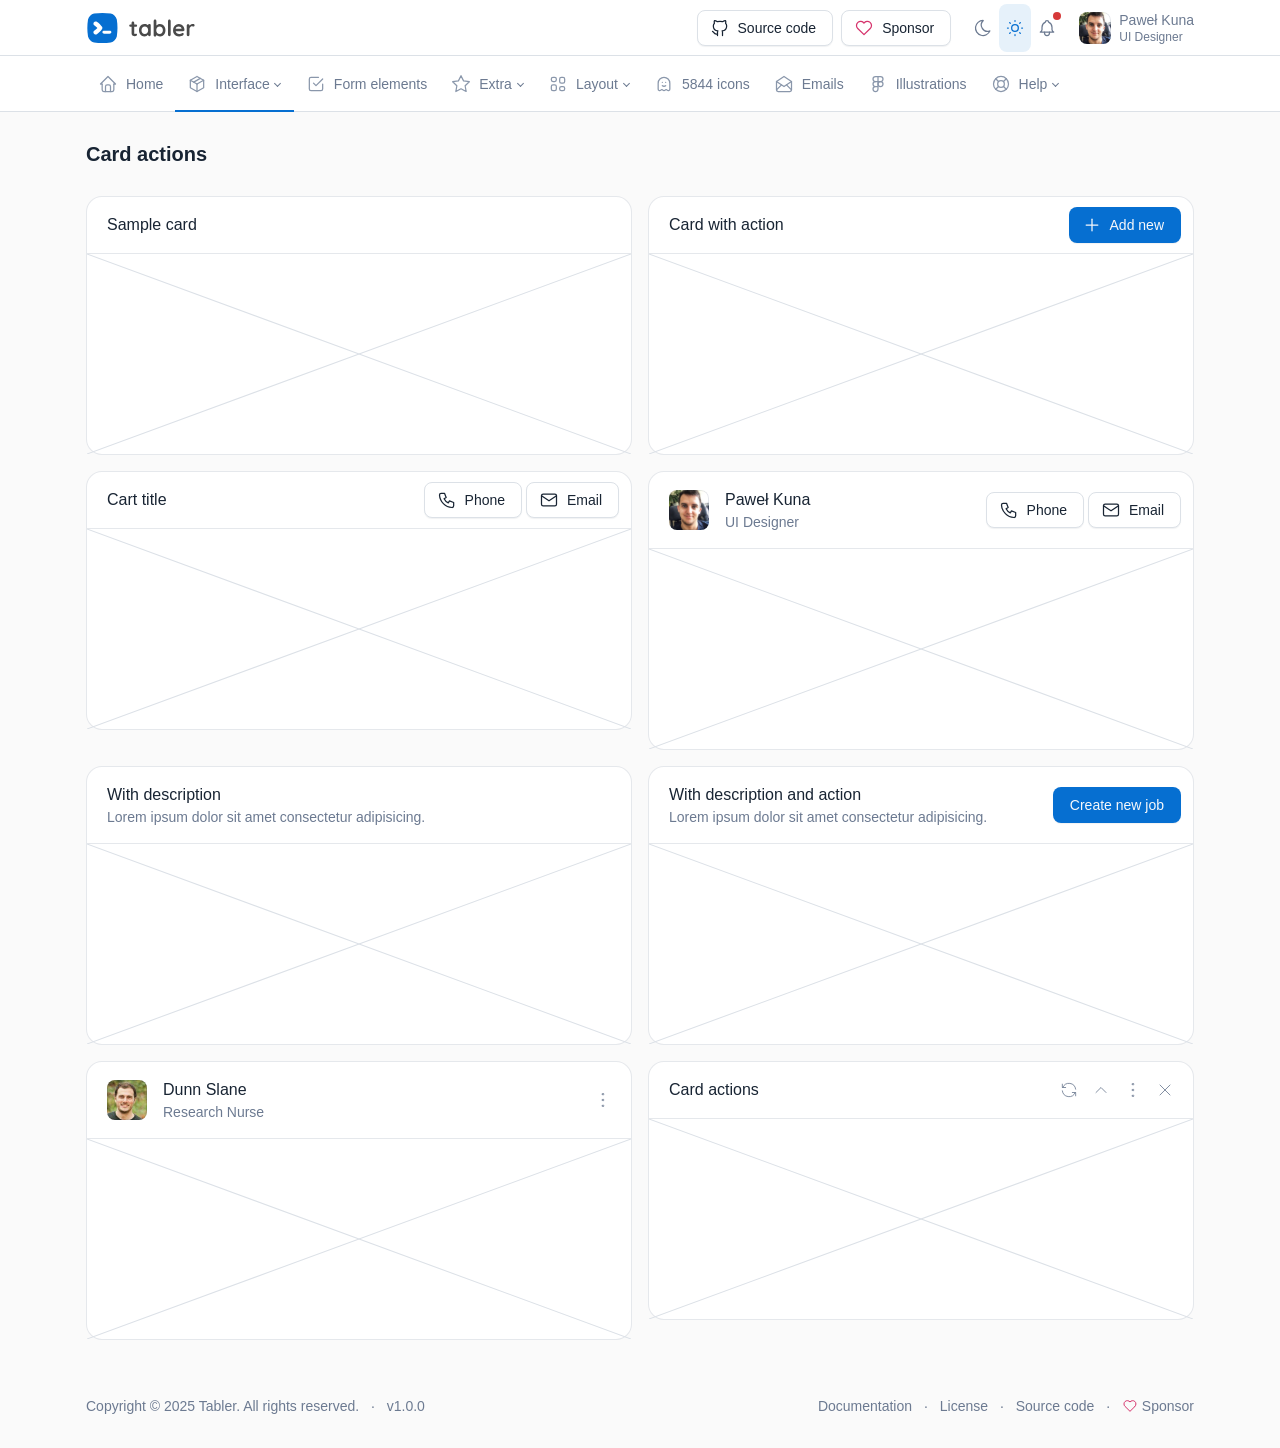
<file: demo/card-actions.html>
<!doctype html>
<!--
* Tabler - Premium and Open Source dashboard template with responsive and high quality UI.
* @version 1.0.0
* @link https://tabler.io
* Copyright 2018-2025 The Tabler Authors
* Copyright 2018-2025 codecalm.net Paweł Kuna
* Licensed under MIT (https://github.com/tabler/tabler/blob/master/LICENSE)
-->
<html lang="en">
<head>
	<meta charset="utf-8"/>
	<meta name="viewport" content="width=device-width, initial-scale=1, viewport-fit=cover"/>
	<meta http-equiv="X-UA-Compatible" content="ie=edge"/>
	<title>Tabler - Premium and Open Source dashboard template with responsive and high quality UI.</title>
	<!-- CSS files -->
<link href="./dist/css/tabler.min.css?1738096684" rel="stylesheet"/>
	<link href="./dist/css/tabler-flags.min.css?1738096684" rel="stylesheet"/>
	<link href="./dist/css/tabler-socials.min.css?1738096684" rel="stylesheet"/>
	<link href="./dist/css/tabler-payments.min.css?1738096684" rel="stylesheet"/>
	<link href="./dist/css/tabler-vendors.min.css?1738096684" rel="stylesheet"/>
	<link href="./dist/css/tabler-marketing.min.css?1738096684" rel="stylesheet"/>
<link href="./dist/css/demo.min.css?1738096684" rel="stylesheet"/>
	<style>
		@import url('https://rsms.me/inter/inter.css');
	</style>
</head>
<body>
<script src="./dist/js/demo-theme.min.js?1738096684"></script>
<div class="page">
		<!-- Navbar -->
	<header class="navbar navbar-expand-md d-print-none" >
		<div class="container-xl">
			<button class="navbar-toggler" type="button" data-bs-toggle="collapse" data-bs-target="#navbar-menu" aria-controls="navbar-menu" aria-expanded="false" aria-label="Toggle navigation">
	<span class="navbar-toggler-icon"></span>
</button>
<div class="navbar-brand navbar-brand-autodark d-none-navbar-horizontal pe-0 pe-md-3">
	<a href=".">
	<svg xmlns="http://www.w3.org/2000/svg" width="110" height="32" viewBox="0 0 232 68" class="navbar-brand-image">
		<path d="M64.6 16.2C63 9.9 58.1 5 51.8 3.4 40 1.5 28 1.5 16.2 3.4 9.9 5 5 9.9 3.4 16.2 1.5 28 1.5 40 3.4 51.8 5 58.1 9.9 63 16.2 64.6c11.8 1.9 23.8 1.9 35.6 0C58.1 63 63 58.1 64.6 51.8c1.9-11.8 1.9-23.8 0-35.6zM33.3 36.3c-2.8 4.4-6.6 8.2-11.1 11-1.5.9-3.3.9-4.8.1s-2.4-2.3-2.5-4c0-1.7.9-3.3 2.4-4.1 2.3-1.4 4.4-3.2 6.1-5.3-1.8-2.1-3.8-3.8-6.1-5.3-2.3-1.3-3-4.2-1.7-6.4s4.3-2.9 6.5-1.6c4.5 2.8 8.2 6.5 11.1 10.9 1 1.4 1 3.3.1 4.7zM49.2 46H37.8c-2.1 0-3.8-1-3.8-3s1.7-3 3.8-3h11.4c2.1 0 3.8 1 3.8 3s-1.7 3-3.8 3z" fill="#066fd1" style="fill: var(--tblr-primary, #066fd1)" />
		<path d="M105.8 46.1c.4 0 .9.2 1.2.6s.6 1 .6 1.7c0 .9-.5 1.6-1.4 2.2s-2 .9-3.2.9c-2 0-3.7-.4-5-1.3s-2-2.6-2-5.4V31.6h-2.2c-.8 0-1.4-.3-1.9-.8s-.9-1.1-.9-1.9c0-.7.3-1.4.8-1.8s1.2-.7 1.9-.7h2.2v-3.1c0-.8.3-1.5.8-2.1s1.3-.8 2.1-.8 1.5.3 2 .8.8 1.3.8 2.1v3.1h3.4c.8 0 1.4.3 1.9.8s.8 1.2.8 1.9-.3 1.4-.8 1.8-1.2.7-1.9.7h-3.4v13c0 .7.2 1.2.5 1.5s.8.5 1.4.5c.3 0 .6-.1 1.1-.2.5-.2.8-.3 1.2-.3zm28-20.7c.8 0 1.5.3 2.1.8.5.5.8 1.2.8 2.1v20.3c0 .8-.3 1.5-.8 2.1-.5.6-1.2.8-2.1.8s-1.5-.3-2-.8-.8-1.2-.8-2.1c-.8.9-1.9 1.7-3.2 2.4-1.3.7-2.8 1-4.3 1-2.2 0-4.2-.6-6-1.7-1.8-1.1-3.2-2.7-4.2-4.7s-1.6-4.3-1.6-6.9c0-2.6.5-4.9 1.5-6.9s2.4-3.6 4.2-4.8c1.8-1.1 3.7-1.7 5.9-1.7 1.5 0 3 .3 4.3.8 1.3.6 2.5 1.3 3.4 2.1 0-.8.3-1.5.8-2.1.5-.5 1.2-.7 2-.7zm-9.7 21.3c2.1 0 3.8-.8 5.1-2.3s2-3.4 2-5.7-.7-4.2-2-5.8c-1.3-1.5-3-2.3-5.1-2.3-2 0-3.7.8-5 2.3-1.3 1.5-2 3.5-2 5.8s.6 4.2 1.9 5.7 3 2.3 5.1 2.3zm32.1-21.3c2.2 0 4.2.6 6 1.7 1.8 1.1 3.2 2.7 4.2 4.7s1.6 4.3 1.6 6.9-.5 4.9-1.5 6.9-2.4 3.6-4.2 4.8c-1.8 1.1-3.7 1.7-5.9 1.7-1.5 0-3-.3-4.3-.9s-2.5-1.4-3.4-2.3v.3c0 .8-.3 1.5-.8 2.1-.5.6-1.2.8-2.1.8s-1.5-.3-2.1-.8c-.5-.5-.8-1.2-.8-2.1V18.9c0-.8.3-1.5.8-2.1.5-.6 1.2-.8 2.1-.8s1.5.3 2.1.8c.5.6.8 1.3.8 2.1v10c.8-1 1.8-1.8 3.2-2.5 1.3-.7 2.8-1 4.3-1zm-.7 21.3c2 0 3.7-.8 5-2.3s2-3.5 2-5.8-.6-4.2-1.9-5.7-3-2.3-5.1-2.3-3.8.8-5.1 2.3-2 3.4-2 5.7.7 4.2 2 5.8c1.3 1.6 3 2.3 5.1 2.3zm23.6 1.9c0 .8-.3 1.5-.8 2.1s-1.3.8-2.1.8-1.5-.3-2-.8-.8-1.3-.8-2.1V18.9c0-.8.3-1.5.8-2.1s1.3-.8 2.1-.8 1.5.3 2 .8.8 1.3.8 2.1v29.7zm29.3-10.5c0 .8-.3 1.4-.9 1.9-.6.5-1.2.7-2 .7h-15.8c.4 1.9 1.3 3.4 2.6 4.4 1.4 1.1 2.9 1.6 4.7 1.6 1.3 0 2.3-.1 3.1-.4.7-.2 1.3-.5 1.8-.8.4-.3.7-.5.9-.6.6-.3 1.1-.4 1.6-.4.7 0 1.2.2 1.7.7s.7 1 .7 1.7c0 .9-.4 1.6-1.3 2.4-.9.7-2.1 1.4-3.6 1.9s-3 .8-4.6.8c-2.7 0-5-.6-7-1.7s-3.5-2.7-4.6-4.6-1.6-4.2-1.6-6.6c0-2.8.6-5.2 1.7-7.2s2.7-3.7 4.6-4.8 3.9-1.7 6-1.7 4.1.6 6 1.7 3.4 2.7 4.5 4.7c.9 1.9 1.5 4.1 1.5 6.3zm-12.2-7.5c-3.7 0-5.9 1.7-6.6 5.2h12.6v-.3c-.1-1.3-.8-2.5-2-3.5s-2.5-1.4-4-1.4zm30.3-5.2c1 0 1.8.3 2.4.8.7.5 1 1.2 1 1.9 0 1-.3 1.7-.8 2.2-.5.5-1.1.8-1.8.7-.5 0-1-.1-1.6-.3-.2-.1-.4-.1-.6-.2-.4-.1-.7-.1-1.1-.1-.8 0-1.6.3-2.4.8s-1.4 1.3-1.9 2.3-.7 2.3-.7 3.7v11.4c0 .8-.3 1.5-.8 2.1-.5.6-1.2.8-2.1.8s-1.5-.3-2.1-.8c-.5-.6-.8-1.3-.8-2.1V28.8c0-.8.3-1.5.8-2.1.5-.6 1.2-.8 2.1-.8s1.5.3 2.1.8c.5.6.8 1.3.8 2.1v.6c.7-1.3 1.8-2.3 3.2-3 1.3-.7 2.8-1 4.3-1z" fill-rule="evenodd" clip-rule="evenodd" fill="#4a4a4a"/>
	</svg>
	</a>
</div>
<div class="navbar-nav flex-row order-md-last">
	<div class="nav-item d-none d-md-flex me-3">
		<div class="btn-list">
<a href="https://github.com/tabler/tabler" class="btn btn-5" target="_blank" rel="noreferrer">
	<!-- Download SVG icon from http://tabler.io/icons/icon/brand-github -->
	<svg xmlns="http://www.w3.org/2000/svg" width="24" height="24" viewBox="0 0 24 24" fill="none" stroke="currentColor" stroke-width="2" stroke-linecap="round" stroke-linejoin="round" class="icon icon-2"><path d="M9 19c-4.3 1.4 -4.3 -2.5 -6 -3m12 5v-3.5c0 -1 .1 -1.4 -.5 -2c2.8 -.3 5.5 -1.4 5.5 -6a4.6 4.6 0 0 0 -1.3 -3.2a4.2 4.2 0 0 0 -.1 -3.2s-1.1 -.3 -3.5 1.3a12.3 12.3 0 0 0 -6.2 0c-2.4 -1.6 -3.5 -1.3 -3.5 -1.3a4.2 4.2 0 0 0 -.1 3.2a4.6 4.6 0 0 0 -1.3 3.2c0 4.6 2.7 5.7 5.5 6c-.6 .6 -.6 1.2 -.5 2v3.5" /></svg>
Source code
</a>
<a href="https://github.com/sponsors/codecalm" class="btn btn-6" target="_blank" rel="noreferrer">
	<!-- Download SVG icon from http://tabler.io/icons/icon/heart -->
	<svg xmlns="http://www.w3.org/2000/svg" width="24" height="24" viewBox="0 0 24 24" fill="none" stroke="currentColor" stroke-width="2" stroke-linecap="round" stroke-linejoin="round" class="icon text-pink icon-2"><path d="M19.5 12.572l-7.5 7.428l-7.5 -7.428a5 5 0 1 1 7.5 -6.566a5 5 0 1 1 7.5 6.572" /></svg>
Sponsor
</a>
		</div>
	</div>
	<div class="d-none d-md-flex">
		<a href="?theme=dark" class="nav-link px-0 hide-theme-dark" title="Enable dark mode" data-bs-toggle="tooltip"
		   data-bs-placement="bottom">
	<!-- Download SVG icon from http://tabler.io/icons/icon/moon -->
	<svg xmlns="http://www.w3.org/2000/svg" width="24" height="24" viewBox="0 0 24 24" fill="none" stroke="currentColor" stroke-width="2" stroke-linecap="round" stroke-linejoin="round" class="icon icon-1"><path d="M12 3c.132 0 .263 0 .393 0a7.5 7.5 0 0 0 7.92 12.446a9 9 0 1 1 -8.313 -12.454z" /></svg>
		</a>
		<a href="?theme=light" class="nav-link px-0 hide-theme-light" title="Enable light mode" data-bs-toggle="tooltip"
		   data-bs-placement="bottom">
	<!-- Download SVG icon from http://tabler.io/icons/icon/sun -->
	<svg xmlns="http://www.w3.org/2000/svg" width="24" height="24" viewBox="0 0 24 24" fill="none" stroke="currentColor" stroke-width="2" stroke-linecap="round" stroke-linejoin="round" class="icon icon-1"><path d="M12 12m-4 0a4 4 0 1 0 8 0a4 4 0 1 0 -8 0" /><path d="M3 12h1m8 -9v1m8 8h1m-9 8v1m-6.4 -15.4l.7 .7m12.1 -.7l-.7 .7m0 11.4l.7 .7m-12.1 -.7l-.7 .7" /></svg>
		</a>
		<div class="nav-item dropdown d-none d-md-flex me-3">
			<a href="#" class="nav-link px-0" data-bs-toggle="dropdown" tabindex="-1" aria-label="Show notifications">
	<!-- Download SVG icon from http://tabler.io/icons/icon/bell -->
	<svg xmlns="http://www.w3.org/2000/svg" width="24" height="24" viewBox="0 0 24 24" fill="none" stroke="currentColor" stroke-width="2" stroke-linecap="round" stroke-linejoin="round" class="icon icon-1"><path d="M10 5a2 2 0 1 1 4 0a7 7 0 0 1 4 6v3a4 4 0 0 0 2 3h-16a4 4 0 0 0 2 -3v-3a7 7 0 0 1 4 -6" /><path d="M9 17v1a3 3 0 0 0 6 0v-1" /></svg>
				<span class="badge bg-red"></span>
			</a>
			<div class="dropdown-menu dropdown-menu-arrow dropdown-menu-end dropdown-menu-card">
				<div class="card">
	<div class="card-header">
		<h3 class="card-title">Last updates</h3>
	</div>
	<div class="list-group list-group-flush list-group-hoverable">
		<div class="list-group-item">
			<div class="row align-items-center">
				<div class="col-auto"><span class="status-dot status-dot-animated bg-red d-block"></span></div>
				<div class="col text-truncate">
					<a href="#" class="text-body d-block">Example 1</a>
					<div class="d-block text-secondary text-truncate mt-n1">
						Change deprecated html tags to text decoration classes (#29604)
					</div>
				</div>
				<div class="col-auto">
					<a href="#" class="list-group-item-actions">
	<!-- Download SVG icon from http://tabler.io/icons/icon/star -->
	<svg xmlns="http://www.w3.org/2000/svg" width="24" height="24" viewBox="0 0 24 24" fill="none" stroke="currentColor" stroke-width="2" stroke-linecap="round" stroke-linejoin="round" class="icon text-muted icon-2"><path d="M12 17.75l-6.172 3.245l1.179 -6.873l-5 -4.867l6.9 -1l3.086 -6.253l3.086 6.253l6.9 1l-5 4.867l1.179 6.873z" /></svg>
					</a>
				</div>
			</div>
		</div>
		<div class="list-group-item">
			<div class="row align-items-center">
				<div class="col-auto"><span class="status-dot d-block"></span></div>
				<div class="col text-truncate">
					<a href="#" class="text-body d-block">Example 2</a>
					<div class="d-block text-secondary text-truncate mt-n1">
						justify-content:between ⇒ justify-content:space-between (#29734)
					</div>
				</div>
				<div class="col-auto">
					<a href="#" class="list-group-item-actions show">
	<!-- Download SVG icon from http://tabler.io/icons/icon/star -->
	<svg xmlns="http://www.w3.org/2000/svg" width="24" height="24" viewBox="0 0 24 24" fill="none" stroke="currentColor" stroke-width="2" stroke-linecap="round" stroke-linejoin="round" class="icon text-yellow icon-2"><path d="M12 17.75l-6.172 3.245l1.179 -6.873l-5 -4.867l6.9 -1l3.086 -6.253l3.086 6.253l6.9 1l-5 4.867l1.179 6.873z" /></svg>
					</a>
				</div>
			</div>
		</div>
		<div class="list-group-item">
			<div class="row align-items-center">
				<div class="col-auto"><span class="status-dot d-block"></span></div>
				<div class="col text-truncate">
					<a href="#" class="text-body d-block">Example 3</a>
					<div class="d-block text-secondary text-truncate mt-n1">
						Update change-version.js (#29736)
					</div>
				</div>
				<div class="col-auto">
					<a href="#" class="list-group-item-actions">
	<!-- Download SVG icon from http://tabler.io/icons/icon/star -->
	<svg xmlns="http://www.w3.org/2000/svg" width="24" height="24" viewBox="0 0 24 24" fill="none" stroke="currentColor" stroke-width="2" stroke-linecap="round" stroke-linejoin="round" class="icon text-muted icon-2"><path d="M12 17.75l-6.172 3.245l1.179 -6.873l-5 -4.867l6.9 -1l3.086 -6.253l3.086 6.253l6.9 1l-5 4.867l1.179 6.873z" /></svg>
					</a>
				</div>
			</div>
		</div>
		<div class="list-group-item">
			<div class="row align-items-center">
				<div class="col-auto"><span class="status-dot status-dot-animated bg-green d-block"></span></div>
				<div class="col text-truncate">
					<a href="#" class="text-body d-block">Example 4</a>
					<div class="d-block text-secondary text-truncate mt-n1">
						Regenerate package-lock.json (#29730)
					</div>
				</div>
				<div class="col-auto">
					<a href="#" class="list-group-item-actions">
	<!-- Download SVG icon from http://tabler.io/icons/icon/star -->
	<svg xmlns="http://www.w3.org/2000/svg" width="24" height="24" viewBox="0 0 24 24" fill="none" stroke="currentColor" stroke-width="2" stroke-linecap="round" stroke-linejoin="round" class="icon text-muted icon-2"><path d="M12 17.75l-6.172 3.245l1.179 -6.873l-5 -4.867l6.9 -1l3.086 -6.253l3.086 6.253l6.9 1l-5 4.867l1.179 6.873z" /></svg>
					</a>
				</div>
			</div>
		</div>
	</div>
</div>
			</div>
		</div>
	</div>
	<div class="nav-item dropdown">
		<a href="#" class="nav-link d-flex lh-1 text-reset p-0" data-bs-toggle="dropdown" aria-label="Open user menu">
<span class="avatar avatar-sm" style="background-image: url(./static/avatars/000m.jpg)"></span>
			<div class="d-none d-xl-block ps-2">
				<div>Paweł Kuna</div>
				<div class="mt-1 small text-secondary">UI Designer</div>
			</div>
		</a>
		<div class="dropdown-menu dropdown-menu-end dropdown-menu-arrow">
			<a href="#" class="dropdown-item">Status</a>
			<a href="./profile.html" class="dropdown-item">Profile</a>
			<a href="#" class="dropdown-item">Feedback</a>
			<div class="dropdown-divider"></div>
			<a href="./settings.html" class="dropdown-item">Settings</a>
			<a href="./sign-in.html" class="dropdown-item">Logout</a>
		</div>
	</div>
</div>
		</div>
	</header>
	<header class="navbar-expand-md">
		<div class="collapse navbar-collapse" id="navbar-menu">
			<div class="navbar">
				<div class="container-xl">
					<div class="row flex-fill align-items-center">
						<div class="col">
<ul class="navbar-nav">
		<li class="nav-item">
			<a class="nav-link" href="./" >
				<span class="nav-link-icon d-md-none d-lg-inline-block">
	<!-- Download SVG icon from http://tabler.io/icons/icon/home -->
	<svg xmlns="http://www.w3.org/2000/svg" width="24" height="24" viewBox="0 0 24 24" fill="none" stroke="currentColor" stroke-width="2" stroke-linecap="round" stroke-linejoin="round" class="icon icon-1"><path d="M5 12l-2 0l9 -9l9 9l-2 0" /><path d="M5 12v7a2 2 0 0 0 2 2h10a2 2 0 0 0 2 -2v-7" /><path d="M9 21v-6a2 2 0 0 1 2 -2h2a2 2 0 0 1 2 2v6" /></svg>
</span>
				<span class="nav-link-title">
					Home
				</span>
			</a>
		</li>
		<li class="nav-item active dropdown">
			<a class="nav-link dropdown-toggle" href="#navbar-base" data-bs-toggle="dropdown" data-bs-auto-close="outside" role="button" aria-expanded="false" >
				<span class="nav-link-icon d-md-none d-lg-inline-block">
	<!-- Download SVG icon from http://tabler.io/icons/icon/package -->
	<svg xmlns="http://www.w3.org/2000/svg" width="24" height="24" viewBox="0 0 24 24" fill="none" stroke="currentColor" stroke-width="2" stroke-linecap="round" stroke-linejoin="round" class="icon icon-1"><path d="M12 3l8 4.5l0 9l-8 4.5l-8 -4.5l0 -9l8 -4.5" /><path d="M12 12l8 -4.5" /><path d="M12 12l0 9" /><path d="M12 12l-8 -4.5" /><path d="M16 5.25l-8 4.5" /></svg>
</span>
				<span class="nav-link-title">
					Interface
				</span>
			</a>
			<div class="dropdown-menu">
					<div class="dropdown-menu-columns">
					<div class="dropdown-menu-column">
					<a class="dropdown-item" href="./accordion.html">
						Accordion
					</a>
					<a class="dropdown-item" href="./alerts.html">
						Alerts
					</a>
					<div class="dropend">
					<a class="dropdown-item dropdown-toggle" href="#sidebar-authentication" data-bs-toggle="dropdown" data-bs-auto-close="outside" role="button" aria-expanded="false" >
						Authentication
					</a>
					<div class="dropdown-menu">
						<a href="./sign-in.html" class="dropdown-item">
							Sign in
						</a>
						<a href="./sign-in-link.html" class="dropdown-item">
							Sign in link
						</a>
						<a href="./sign-in-illustration.html" class="dropdown-item">
							Sign in with illustration
						</a>
						<a href="./sign-in-cover.html" class="dropdown-item">
							Sign in with cover
						</a>
						<a href="./sign-up.html" class="dropdown-item">
							Sign up
						</a>
						<a href="./forgot-password.html" class="dropdown-item">
							Forgot password
						</a>
						<a href="./terms-of-service.html" class="dropdown-item">
							Terms of service
						</a>
						<a href="./auth-lock.html" class="dropdown-item">
							Lock screen
						</a>
						<a href="./2-step-verification.html" class="dropdown-item">
							2 step verification
						</a>
						<a href="./2-step-verification-code.html" class="dropdown-item">
							2 step verification code
						</a>
					</div>
					</div>
					<a class="dropdown-item" href="./badges.html">
						Badges
						<span class="badge badge-sm bg-green-lt text-uppercase ms-auto">New</span>
					</a>
					<a class="dropdown-item" href="./blank.html">
						Blank page
					</a>
					<a class="dropdown-item" href="./buttons.html">
						Buttons
					</a>
					<div class="dropend">
					<a class="dropdown-item dropdown-toggle" href="#sidebar-cards" data-bs-toggle="dropdown" data-bs-auto-close="outside" role="button" aria-expanded="false" >
						Cards
						<span class="badge badge-sm bg-green-lt text-uppercase ms-auto">New</span>
					</a>
					<div class="dropdown-menu">
						<a href="./cards.html" class="dropdown-item">
							Sample cards
						</a>
						<a href="./card-actions.html" class="dropdown-item">
							Card actions
							<span class="badge badge-sm bg-green-lt text-uppercase ms-auto">New</span>
						</a>
						<a href="./cards-masonry.html" class="dropdown-item">
							Cards Masonry
						</a>
					</div>
					</div>
					<a class="dropdown-item" href="./carousel.html">
						Carousel
						<span class="badge badge-sm bg-green-lt text-uppercase ms-auto">New</span>
					</a>
					<a class="dropdown-item" href="./charts.html">
						Charts
					</a>
					<a class="dropdown-item" href="./colorpicker.html">
						Color picker
						<span class="badge badge-sm bg-green-lt text-uppercase ms-auto">New</span>
					</a>
					<a class="dropdown-item" href="./colors.html">
						Colors
					</a>
					<a class="dropdown-item" href="./datagrid.html">
						Data grid
						<span class="badge badge-sm bg-green-lt text-uppercase ms-auto">New</span>
					</a>
					<a class="dropdown-item" href="./datatables.html">
						Datatables
						<span class="badge badge-sm bg-green-lt text-uppercase ms-auto">New</span>
					</a>
					<a class="dropdown-item" href="./dropdowns.html">
						Dropdowns
					</a>
					<a class="dropdown-item" href="./dropzone.html">
						Dropzone
						<span class="badge badge-sm bg-green-lt text-uppercase ms-auto">New</span>
					</a>
					<div class="dropend">
					<a class="dropdown-item dropdown-toggle" href="#sidebar-error" data-bs-toggle="dropdown" data-bs-auto-close="outside" role="button" aria-expanded="false" >
						Error pages
					</a>
					<div class="dropdown-menu">
						<a href="./error-404.html" class="dropdown-item">
							404 page
						</a>
						<a href="./error-500.html" class="dropdown-item">
							500 page
						</a>
						<a href="./error-maintenance.html" class="dropdown-item">
							Maintenance page
						</a>
					</div>
					</div>
					<a class="dropdown-item" href="./flags.html">
						Flags
						<span class="badge badge-sm bg-green-lt text-uppercase ms-auto">New</span>
					</a>
					<a class="dropdown-item" href="./inline-player.html">
						Inline player
						<span class="badge badge-sm bg-green-lt text-uppercase ms-auto">New</span>
					</a>
					<a class="dropdown-item" href="./lightbox.html">
						Lightbox
						<span class="badge badge-sm bg-green-lt text-uppercase ms-auto">New</span>
					</a>
						</div><div class="dropdown-menu-column">
					<a class="dropdown-item" href="./lists.html">
						Lists
					</a>
					<a class="dropdown-item" href="./modals.html">
						Modal
					</a>
					<a class="dropdown-item" href="./maps.html">
						Map
					</a>
					<a class="dropdown-item" href="./map-fullsize.html">
						Map fullsize
					</a>
					<a class="dropdown-item" href="./maps-vector.html">
						Map vector
						<span class="badge badge-sm bg-green-lt text-uppercase ms-auto">New</span>
					</a>
					<a class="dropdown-item" href="./markdown.html">
						Markdown
					</a>
					<a class="dropdown-item" href="./navigation.html">
						Navigation
					</a>
					<a class="dropdown-item" href="./offcanvas.html">
						Offcanvas
					</a>
					<a class="dropdown-item" href="./pagination.html">
						Pagination
					</a>
					<a class="dropdown-item" href="./placeholder.html">
						Placeholder
					</a>
					<a class="dropdown-item" href="./social-icons.html">
						Social icons
						<span class="badge badge-sm bg-green-lt text-uppercase ms-auto">New</span>
					</a>
					<a class="dropdown-item" href="./stars-rating.html">
						Stars rating
						<span class="badge badge-sm bg-green-lt text-uppercase ms-auto">New</span>
					</a>
					<a class="dropdown-item" href="./steps.html">
						Steps
						<span class="badge badge-sm bg-green-lt text-uppercase ms-auto">New</span>
					</a>
					<a class="dropdown-item" href="./tables.html">
						Tables
					</a>
					<a class="dropdown-item" href="./tabs.html">
						Tabs
					</a>
					<a class="dropdown-item" href="./tags.html">
						Tags
					</a>
					<a class="dropdown-item" href="./tinymce.html">
						TinyMCE
						<span class="badge badge-sm bg-green-lt text-uppercase ms-auto">New</span>
					</a>
					<a class="dropdown-item" href="./toasts.html">
						Toasts
					</a>
					<a class="dropdown-item" href="./typography.html">
						Typography
					</a>
				</div></div>
				</div>
		</li>
		<li class="nav-item">
			<a class="nav-link" href="./form-elements.html" >
				<span class="nav-link-icon d-md-none d-lg-inline-block">
	<!-- Download SVG icon from http://tabler.io/icons/icon/checkbox -->
	<svg xmlns="http://www.w3.org/2000/svg" width="24" height="24" viewBox="0 0 24 24" fill="none" stroke="currentColor" stroke-width="2" stroke-linecap="round" stroke-linejoin="round" class="icon icon-1"><path d="M9 11l3 3l8 -8" /><path d="M20 12v6a2 2 0 0 1 -2 2h-12a2 2 0 0 1 -2 -2v-12a2 2 0 0 1 2 -2h9" /></svg>
</span>
				<span class="nav-link-title">
					Form elements
				</span>
			</a>
		</li>
		<li class="nav-item dropdown">
			<a class="nav-link dropdown-toggle" href="#navbar-extra" data-bs-toggle="dropdown" data-bs-auto-close="outside" role="button" aria-expanded="false" >
				<span class="nav-link-icon d-md-none d-lg-inline-block">
	<!-- Download SVG icon from http://tabler.io/icons/icon/star -->
	<svg xmlns="http://www.w3.org/2000/svg" width="24" height="24" viewBox="0 0 24 24" fill="none" stroke="currentColor" stroke-width="2" stroke-linecap="round" stroke-linejoin="round" class="icon icon-1"><path d="M12 17.75l-6.172 3.245l1.179 -6.873l-5 -4.867l6.9 -1l3.086 -6.253l3.086 6.253l6.9 1l-5 4.867l1.179 6.873z" /></svg>
</span>
				<span class="nav-link-title">
					Extra
				</span>
			</a>
			<div class="dropdown-menu">
					<div class="dropdown-menu-columns">
					<div class="dropdown-menu-column">
					<a class="dropdown-item" href="./activity.html">
						Activity
					</a>
					<a class="dropdown-item" href="./chat.html">
						Chat
						<span class="badge badge-sm bg-green-lt text-uppercase ms-auto">New</span>
					</a>
					<a class="dropdown-item" href="./cookie-banner.html">
						Cookie banner
						<span class="badge badge-sm bg-green-lt text-uppercase ms-auto">New</span>
					</a>
					<a class="dropdown-item" href="./empty.html">
						Empty page
					</a>
					<a class="dropdown-item" href="./faq.html">
						FAQ
						<span class="badge badge-sm bg-green-lt text-uppercase ms-auto">New</span>
					</a>
					<a class="dropdown-item" href="./gallery.html">
						Gallery
					</a>
					<a class="dropdown-item" href="./invoice.html">
						Invoice
					</a>
					<a class="dropdown-item" href="./job-listing.html">
						Job listing
						<span class="badge badge-sm bg-green-lt text-uppercase ms-auto">New</span>
					</a>
					<a class="dropdown-item" href="./license.html">
						License
					</a>
					<a class="dropdown-item" href="./logs.html">
						Logs
						<span class="badge badge-sm bg-green-lt text-uppercase ms-auto">New</span>
					</a>
					<a class="dropdown-item" href="./marketing/index.html">
						Marketing
						<span class="badge badge-sm bg-green-lt text-uppercase ms-auto">New</span>
					</a>
					<a class="dropdown-item" href="./music.html">
						Music
					</a>
					<a class="dropdown-item" href="./page-loader.html">
						Page loader
						<span class="badge badge-sm bg-green-lt text-uppercase ms-auto">New</span>
					</a>
						</div><div class="dropdown-menu-column">
					<a class="dropdown-item" href="./payment-providers.html">
						Payment providers
						<span class="badge badge-sm bg-green-lt text-uppercase ms-auto">New</span>
					</a>
					<a class="dropdown-item" href="./photogrid.html">
						Photogrid
						<span class="badge badge-sm bg-green-lt text-uppercase ms-auto">New</span>
					</a>
					<a class="dropdown-item" href="./pricing.html">
						Pricing cards
					</a>
					<a class="dropdown-item" href="./pricing-table.html">
						Pricing table
					</a>
					<a class="dropdown-item" href="./search-results.html">
						Search results
					</a>
					<a class="dropdown-item" href="./settings.html">
						Settings
						<span class="badge badge-sm bg-green-lt text-uppercase ms-auto">New</span>
					</a>
					<a class="dropdown-item" href="./tasks.html">
						Tasks
						<span class="badge badge-sm bg-green-lt text-uppercase ms-auto">New</span>
					</a>
					<a class="dropdown-item" href="./trial-ended.html">
						Trial ended
						<span class="badge badge-sm bg-green-lt text-uppercase ms-auto">New</span>
					</a>
					<a class="dropdown-item" href="./uptime.html">
						Uptime monitor
					</a>
					<a class="dropdown-item" href="./users.html">
						Users
					</a>
					<a class="dropdown-item" href="./widgets.html">
						Widgets
					</a>
					<a class="dropdown-item" href="./wizard.html">
						Wizard
					</a>
				</div></div>
				</div>
		</li>
		<li class="nav-item dropdown">
			<a class="nav-link dropdown-toggle" href="#navbar-layout" data-bs-toggle="dropdown" data-bs-auto-close="outside" role="button" aria-expanded="false" >
				<span class="nav-link-icon d-md-none d-lg-inline-block">
	<!-- Download SVG icon from http://tabler.io/icons/icon/layout-2 -->
	<svg xmlns="http://www.w3.org/2000/svg" width="24" height="24" viewBox="0 0 24 24" fill="none" stroke="currentColor" stroke-width="2" stroke-linecap="round" stroke-linejoin="round" class="icon icon-1"><path d="M4 4m0 2a2 2 0 0 1 2 -2h2a2 2 0 0 1 2 2v1a2 2 0 0 1 -2 2h-2a2 2 0 0 1 -2 -2z" /><path d="M4 13m0 2a2 2 0 0 1 2 -2h2a2 2 0 0 1 2 2v3a2 2 0 0 1 -2 2h-2a2 2 0 0 1 -2 -2z" /><path d="M14 4m0 2a2 2 0 0 1 2 -2h2a2 2 0 0 1 2 2v3a2 2 0 0 1 -2 2h-2a2 2 0 0 1 -2 -2z" /><path d="M14 15m0 2a2 2 0 0 1 2 -2h2a2 2 0 0 1 2 2v1a2 2 0 0 1 -2 2h-2a2 2 0 0 1 -2 -2z" /></svg>
</span>
				<span class="nav-link-title">
					Layout
				</span>
			</a>
			<div class="dropdown-menu">
					<div class="dropdown-menu-columns">
					<div class="dropdown-menu-column">
					<a class="dropdown-item" href="./layout-boxed.html">
						Boxed
						<span class="badge badge-sm bg-green-lt text-uppercase ms-auto">New</span>
					</a>
					<a class="dropdown-item" href="./layout-combo.html">
						Combined
					</a>
					<a class="dropdown-item" href="./layout-condensed.html">
						Condensed
					</a>
					<a class="dropdown-item" href="./layout-fluid.html">
						Fluid
					</a>
					<a class="dropdown-item" href="./layout-fluid-vertical.html">
						Fluid vertical
					</a>
					<a class="dropdown-item" href="./layout-horizontal.html">
						Horizontal
					</a>
					<a class="dropdown-item" href="./layout-navbar-dark.html">
						Navbar dark
					</a>
						</div><div class="dropdown-menu-column">
					<a class="dropdown-item" href="./layout-navbar-overlap.html">
						Navbar overlap
					</a>
					<a class="dropdown-item" href="./layout-navbar-sticky.html">
						Navbar sticky
					</a>
					<a class="dropdown-item" href="./layout-vertical-right.html">
						Right vertical
					</a>
					<a class="dropdown-item" href="./layout-rtl.html">
						RTL mode
					</a>
					<a class="dropdown-item" href="./layout-vertical.html">
						Vertical
					</a>
					<a class="dropdown-item" href="./layout-vertical-transparent.html">
						Vertical transparent
					</a>
				</div></div>
				</div>
		</li>
		<li class="nav-item">
			<a class="nav-link" href="./icons.html" >
				<span class="nav-link-icon d-md-none d-lg-inline-block">
	<!-- Download SVG icon from http://tabler.io/icons/icon/ghost -->
	<svg xmlns="http://www.w3.org/2000/svg" width="24" height="24" viewBox="0 0 24 24" fill="none" stroke="currentColor" stroke-width="2" stroke-linecap="round" stroke-linejoin="round" class="icon icon-1"><path d="M5 11a7 7 0 0 1 14 0v7a1.78 1.78 0 0 1 -3.1 1.4a1.65 1.65 0 0 0 -2.6 0a1.65 1.65 0 0 1 -2.6 0a1.65 1.65 0 0 0 -2.6 0a1.78 1.78 0 0 1 -3.1 -1.4v-7" /><path d="M10 10l.01 0" /><path d="M14 10l.01 0" /><path d="M10 14a3.5 3.5 0 0 0 4 0" /></svg>
</span>
				<span class="nav-link-title">
					5844 icons
				</span>
			</a>
		</li>
		<li class="nav-item">
			<a class="nav-link" href="./emails.html" >
				<span class="nav-link-icon d-md-none d-lg-inline-block">
	<!-- Download SVG icon from http://tabler.io/icons/icon/mail-opened -->
	<svg xmlns="http://www.w3.org/2000/svg" width="24" height="24" viewBox="0 0 24 24" fill="none" stroke="currentColor" stroke-width="2" stroke-linecap="round" stroke-linejoin="round" class="icon icon-1"><path d="M3 9l9 6l9 -6l-9 -6l-9 6" /><path d="M21 9v10a2 2 0 0 1 -2 2h-14a2 2 0 0 1 -2 -2v-10" /><path d="M3 19l6 -6" /><path d="M15 13l6 6" /></svg>
</span>
				<span class="nav-link-title">
					Emails
				</span>
			</a>
		</li>
		<li class="nav-item">
			<a class="nav-link" href="./illustrations.html" >
				<span class="nav-link-icon d-md-none d-lg-inline-block">
	<!-- Download SVG icon from http://tabler.io/icons/icon/brand-figma -->
	<svg xmlns="http://www.w3.org/2000/svg" width="24" height="24" viewBox="0 0 24 24" fill="none" stroke="currentColor" stroke-width="2" stroke-linecap="round" stroke-linejoin="round" class="icon icon-1"><path d="M15 12m-3 0a3 3 0 1 0 6 0a3 3 0 1 0 -6 0" /><path d="M6 3m0 3a3 3 0 0 1 3 -3h6a3 3 0 0 1 3 3v0a3 3 0 0 1 -3 3h-6a3 3 0 0 1 -3 -3z" /><path d="M9 9a3 3 0 0 0 0 6h3m-3 0a3 3 0 1 0 3 3v-15" /></svg>
</span>
				<span class="nav-link-title">
					Illustrations
				</span>
			</a>
		</li>
		<li class="nav-item dropdown">
			<a class="nav-link dropdown-toggle" href="#navbar-help" data-bs-toggle="dropdown" data-bs-auto-close="outside" role="button" aria-expanded="false" >
				<span class="nav-link-icon d-md-none d-lg-inline-block">
	<!-- Download SVG icon from http://tabler.io/icons/icon/lifebuoy -->
	<svg xmlns="http://www.w3.org/2000/svg" width="24" height="24" viewBox="0 0 24 24" fill="none" stroke="currentColor" stroke-width="2" stroke-linecap="round" stroke-linejoin="round" class="icon icon-1"><path d="M12 12m-4 0a4 4 0 1 0 8 0a4 4 0 1 0 -8 0" /><path d="M12 12m-9 0a9 9 0 1 0 18 0a9 9 0 1 0 -18 0" /><path d="M15 15l3.35 3.35" /><path d="M9 15l-3.35 3.35" /><path d="M5.65 5.65l3.35 3.35" /><path d="M18.35 5.65l-3.35 3.35" /></svg>
</span>
				<span class="nav-link-title">
					Help
				</span>
			</a>
			<div class="dropdown-menu">
					<a class="dropdown-item" href="https://tabler.io/docs" target="_blank" rel="noopener">
						Documentation
					</a>
					<a class="dropdown-item" href="./changelog.html">
						Changelog
					</a>
					<a class="dropdown-item" href="https://github.com/tabler/tabler" target="_blank" rel="noopener">
						Source code
					</a>
					<a class="dropdown-item text-pink" href="https://github.com/sponsors/codecalm" target="_blank" rel="noopener">
	<!-- Download SVG icon from http://tabler.io/icons/icon/heart -->
	<svg xmlns="http://www.w3.org/2000/svg" width="24" height="24" viewBox="0 0 24 24" fill="none" stroke="currentColor" stroke-width="2" stroke-linecap="round" stroke-linejoin="round" class="icon icon-inline me-1 icon-2"><path d="M19.5 12.572l-7.5 7.428l-7.5 -7.428a5 5 0 1 1 7.5 -6.566a5 5 0 1 1 7.5 6.572" /></svg>
						Sponsor project!
					</a>
				</div>
		</li>
</ul>
						</div>
						<div class="col-2 d-none d-xxl-block">
<div class="my-2 my-md-0 flex-grow-1 flex-md-grow-0 order-first order-md-last">
	<form action="./" method="get" autocomplete="off" novalidate>
<div class="input-icon">
		<span class="input-icon-addon">
	<!-- Download SVG icon from http://tabler.io/icons/icon/search -->
	<svg xmlns="http://www.w3.org/2000/svg" width="24" height="24" viewBox="0 0 24 24" fill="none" stroke="currentColor" stroke-width="2" stroke-linecap="round" stroke-linejoin="round" class="icon icon-1"><path d="M10 10m-7 0a7 7 0 1 0 14 0a7 7 0 1 0 -14 0" /><path d="M21 21l-6 -6" /></svg>
		</span>
	<input type="text" value="" class="form-control" placeholder="Search…" aria-label="Search in website">
</div>
	</form>
</div>
						</div>
					</div>
				</div>
			</div>
		</div>
	</header>
	<div class="page-wrapper">
<!-- Page header -->
<div class="page-header d-print-none">
	<div class="container-xl">
		<div class="row g-2 align-items-center">
			<div class="col">
				<h2 class="page-title">
					Card actions
				</h2>
			</div>
		</div>
	</div>
</div>
		<!-- Page body -->
		<div class="page-body">
			<div class="container-xl">
<div class="row row-cards">
	<div class="col-md-6">
		<div class="card">
			<div class="card-header">
				<h3 class="card-title">Sample card</h3>
			</div>
<div class="card-body p-0">
<svg xmlns="http://www.w3.org/2000/svg" class="w-100" preserveAspectRatio="none" width="400" height="200" viewBox="0 0 400 200" fill="transparent" stroke="var(--tblr-border-color, #b8cef1)">
	<line x1="0" y1="0" x2="400" y2="200"></line>
	<line x1="0" y1="200" x2="400" y2="0"></line>
</svg>
</div>
		</div>
	</div>
	<div class="col-md-6">
		<div class="card">
			<div class="card-header">
				<h3 class="card-title">Card with action</h3>
				<div class="card-actions">
<a href="#" class="btn btn-primary btn-3">
	<!-- Download SVG icon from http://tabler.io/icons/icon/plus -->
	<svg xmlns="http://www.w3.org/2000/svg" width="24" height="24" viewBox="0 0 24 24" fill="none" stroke="currentColor" stroke-width="2" stroke-linecap="round" stroke-linejoin="round" class="icon icon-2"><path d="M12 5l0 14" /><path d="M5 12l14 0" /></svg>
Add new
</a>
				</div>
			</div>
<div class="card-body p-0">
<svg xmlns="http://www.w3.org/2000/svg" class="w-100" preserveAspectRatio="none" width="400" height="200" viewBox="0 0 400 200" fill="transparent" stroke="var(--tblr-border-color, #b8cef1)">
	<line x1="0" y1="0" x2="400" y2="200"></line>
	<line x1="0" y1="200" x2="400" y2="0"></line>
</svg>
</div>
		</div>
	</div>
	<div class="col-md-6">
		<div class="card">
			<div class="card-header">
				<h3 class="card-title">Cart title</h3>
				<div class="card-actions">
<a href="#" class="btn btn-2">
	<!-- Download SVG icon from http://tabler.io/icons/icon/phone -->
	<svg xmlns="http://www.w3.org/2000/svg" width="24" height="24" viewBox="0 0 24 24" fill="none" stroke="currentColor" stroke-width="2" stroke-linecap="round" stroke-linejoin="round" class="icon icon-2"><path d="M5 4h4l2 5l-2.5 1.5a11 11 0 0 0 5 5l1.5 -2.5l5 2v4a2 2 0 0 1 -2 2a16 16 0 0 1 -15 -15a2 2 0 0 1 2 -2" /></svg>
Phone
</a>
<a href="#" class="btn btn-2">
	<!-- Download SVG icon from http://tabler.io/icons/icon/mail -->
	<svg xmlns="http://www.w3.org/2000/svg" width="24" height="24" viewBox="0 0 24 24" fill="none" stroke="currentColor" stroke-width="2" stroke-linecap="round" stroke-linejoin="round" class="icon icon-2"><path d="M3 7a2 2 0 0 1 2 -2h14a2 2 0 0 1 2 2v10a2 2 0 0 1 -2 2h-14a2 2 0 0 1 -2 -2v-10z" /><path d="M3 7l9 6l9 -6" /></svg>
Email
</a>
				</div>
			</div>
<div class="card-body p-0">
<svg xmlns="http://www.w3.org/2000/svg" class="w-100" preserveAspectRatio="none" width="400" height="200" viewBox="0 0 400 200" fill="transparent" stroke="var(--tblr-border-color, #b8cef1)">
	<line x1="0" y1="0" x2="400" y2="200"></line>
	<line x1="0" y1="200" x2="400" y2="0"></line>
</svg>
</div>
		</div>
	</div>
	<div class="col-md-6">
		<div class="card">
			<div class="card-header">
				<div>
					<div class="row align-items-center">
						<div class="col-auto">
<span class="avatar avatar-1" style="background-image: url(./static/avatars/000m.jpg)"></span>
						</div>
						<div class="col">
							<div class="card-title">Paweł Kuna</div>
							<div class="card-subtitle">UI Designer</div>
						</div>
					</div>
				</div>
				<div class="card-actions">
<a href="#" class="btn btn-2">
	<!-- Download SVG icon from http://tabler.io/icons/icon/phone -->
	<svg xmlns="http://www.w3.org/2000/svg" width="24" height="24" viewBox="0 0 24 24" fill="none" stroke="currentColor" stroke-width="2" stroke-linecap="round" stroke-linejoin="round" class="icon icon-2"><path d="M5 4h4l2 5l-2.5 1.5a11 11 0 0 0 5 5l1.5 -2.5l5 2v4a2 2 0 0 1 -2 2a16 16 0 0 1 -15 -15a2 2 0 0 1 2 -2" /></svg>
Phone
</a>
<a href="#" class="btn btn-2">
	<!-- Download SVG icon from http://tabler.io/icons/icon/mail -->
	<svg xmlns="http://www.w3.org/2000/svg" width="24" height="24" viewBox="0 0 24 24" fill="none" stroke="currentColor" stroke-width="2" stroke-linecap="round" stroke-linejoin="round" class="icon icon-2"><path d="M3 7a2 2 0 0 1 2 -2h14a2 2 0 0 1 2 2v10a2 2 0 0 1 -2 2h-14a2 2 0 0 1 -2 -2v-10z" /><path d="M3 7l9 6l9 -6" /></svg>
Email
</a>
				</div>
			</div>
<div class="card-body p-0">
<svg xmlns="http://www.w3.org/2000/svg" class="w-100" preserveAspectRatio="none" width="400" height="200" viewBox="0 0 400 200" fill="transparent" stroke="var(--tblr-border-color, #b8cef1)">
	<line x1="0" y1="0" x2="400" y2="200"></line>
	<line x1="0" y1="200" x2="400" y2="0"></line>
</svg>
</div>
		</div>
	</div>
	<div class="col-md-6">
		<div class="card">
			<div class="card-header">
				<div>
					<h3 class="card-title">
						With description
					</h3>
					<p class="card-subtitle">
						Lorem ipsum dolor sit amet consectetur adipisicing.
					</p>
				</div>
			</div>
<div class="card-body p-0">
<svg xmlns="http://www.w3.org/2000/svg" class="w-100" preserveAspectRatio="none" width="400" height="200" viewBox="0 0 400 200" fill="transparent" stroke="var(--tblr-border-color, #b8cef1)">
	<line x1="0" y1="0" x2="400" y2="200"></line>
	<line x1="0" y1="200" x2="400" y2="0"></line>
</svg>
</div>
		</div>
	</div>
	<div class="col-md-6">
		<div class="card">
			<div class="card-header">
				<div>
					<h3 class="card-title">
						With description and action
					</h3>
					<p class="card-subtitle">
						Lorem ipsum dolor sit amet consectetur adipisicing.
					</p>
				</div>
				<div class="card-actions">
<a href="#" class="btn btn-primary btn-2">
Create new job
</a>
				</div>
			</div>
<div class="card-body p-0">
<svg xmlns="http://www.w3.org/2000/svg" class="w-100" preserveAspectRatio="none" width="400" height="200" viewBox="0 0 400 200" fill="transparent" stroke="var(--tblr-border-color, #b8cef1)">
	<line x1="0" y1="0" x2="400" y2="200"></line>
	<line x1="0" y1="200" x2="400" y2="0"></line>
</svg>
</div>
		</div>
	</div>
	<div class="col-md-6">
		<div class="card">
			<div class="card-header">
				<div>
					<div class="row align-items-center">
						<div class="col-auto">
<span class="avatar avatar-1" style="background-image: url(./static/avatars/003m.jpg)"></span>
						</div>
						<div class="col">
							<div class="card-title">Dunn Slane</div>
							<div class="card-subtitle">Research Nurse</div>
						</div>
					</div>
				</div>
				<div class="card-actions">
					<div class="dropdown">
						<a href="#" class="btn-action dropdown-toggle" data-bs-toggle="dropdown" aria-haspopup="true" aria-expanded="false">
	<!-- Download SVG icon from http://tabler.io/icons/icon/dots-vertical -->
	<svg xmlns="http://www.w3.org/2000/svg" width="24" height="24" viewBox="0 0 24 24" fill="none" stroke="currentColor" stroke-width="2" stroke-linecap="round" stroke-linejoin="round" class="icon icon-1"><path d="M12 12m-1 0a1 1 0 1 0 2 0a1 1 0 1 0 -2 0" /><path d="M12 19m-1 0a1 1 0 1 0 2 0a1 1 0 1 0 -2 0" /><path d="M12 5m-1 0a1 1 0 1 0 2 0a1 1 0 1 0 -2 0" /></svg>
</a>
						<div class="dropdown-menu dropdown-menu-end">
							<a class="dropdown-item" href="#">Edit user</a>
							<a class="dropdown-item" href="#">Change permissions</a>
							<a class="dropdown-item text-danger" href="#">Delete user</a>
						</div>
					</div>
				</div>
			</div>
<div class="card-body p-0">
<svg xmlns="http://www.w3.org/2000/svg" class="w-100" preserveAspectRatio="none" width="400" height="200" viewBox="0 0 400 200" fill="transparent" stroke="var(--tblr-border-color, #b8cef1)">
	<line x1="0" y1="0" x2="400" y2="200"></line>
	<line x1="0" y1="200" x2="400" y2="0"></line>
</svg>
</div>
		</div>
	</div>
	<div class="col-md-6">
		<div class="card">
			<div class="card-header">
				<h3 class="card-title">Card actions</h3>
				<div class="card-actions btn-actions">
					<a href="#" class="btn-action" >
	<!-- Download SVG icon from http://tabler.io/icons/icon/refresh -->
	<svg xmlns="http://www.w3.org/2000/svg" width="24" height="24" viewBox="0 0 24 24" fill="none" stroke="currentColor" stroke-width="2" stroke-linecap="round" stroke-linejoin="round" class="icon icon-1"><path d="M20 11a8.1 8.1 0 0 0 -15.5 -2m-.5 -4v4h4" /><path d="M4 13a8.1 8.1 0 0 0 15.5 2m.5 4v-4h-4" /></svg>
</a>
					<a href="#" class="btn-action" >
	<!-- Download SVG icon from http://tabler.io/icons/icon/chevron-up -->
	<svg xmlns="http://www.w3.org/2000/svg" width="24" height="24" viewBox="0 0 24 24" fill="none" stroke="currentColor" stroke-width="2" stroke-linecap="round" stroke-linejoin="round" class="icon icon-1"><path d="M6 15l6 -6l6 6" /></svg>
</a>
					<a href="#" class="btn-action" >
	<!-- Download SVG icon from http://tabler.io/icons/icon/dots-vertical -->
	<svg xmlns="http://www.w3.org/2000/svg" width="24" height="24" viewBox="0 0 24 24" fill="none" stroke="currentColor" stroke-width="2" stroke-linecap="round" stroke-linejoin="round" class="icon icon-1"><path d="M12 12m-1 0a1 1 0 1 0 2 0a1 1 0 1 0 -2 0" /><path d="M12 19m-1 0a1 1 0 1 0 2 0a1 1 0 1 0 -2 0" /><path d="M12 5m-1 0a1 1 0 1 0 2 0a1 1 0 1 0 -2 0" /></svg>
</a>
					<a href="#" class="btn-action" >
	<!-- Download SVG icon from http://tabler.io/icons/icon/x -->
	<svg xmlns="http://www.w3.org/2000/svg" width="24" height="24" viewBox="0 0 24 24" fill="none" stroke="currentColor" stroke-width="2" stroke-linecap="round" stroke-linejoin="round" class="icon icon-1"><path d="M18 6l-12 12" /><path d="M6 6l12 12" /></svg>
</a>
				</div>
			</div>
<div class="card-body p-0">
<svg xmlns="http://www.w3.org/2000/svg" class="w-100" preserveAspectRatio="none" width="400" height="200" viewBox="0 0 400 200" fill="transparent" stroke="var(--tblr-border-color, #b8cef1)">
	<line x1="0" y1="0" x2="400" y2="200"></line>
	<line x1="0" y1="200" x2="400" y2="0"></line>
</svg>
</div>
		</div>
	</div>
</div>
			</div>
		</div>
		<footer class="footer footer-transparent d-print-none">
	<div class="container-xl">
		<div class="row text-center align-items-center flex-row-reverse">
			<div class="col-lg-auto ms-lg-auto">
				<ul class="list-inline list-inline-dots mb-0">
					<li class="list-inline-item"><a href="https://tabler.io/docs" target="_blank" class="link-secondary" rel="noopener">Documentation</a></li>
					<li class="list-inline-item"><a href="./license.html" class="link-secondary">License</a></li>
					<li class="list-inline-item"><a href="https://github.com/tabler/tabler" target="_blank" class="link-secondary" rel="noopener">Source code</a></li>
					<li class="list-inline-item">
						<a href="https://github.com/sponsors/codecalm" target="_blank" class="link-secondary" rel="noopener">
	<!-- Download SVG icon from http://tabler.io/icons/icon/heart -->
	<svg xmlns="http://www.w3.org/2000/svg" width="24" height="24" viewBox="0 0 24 24" fill="none" stroke="currentColor" stroke-width="2" stroke-linecap="round" stroke-linejoin="round" class="icon text-pink icon-inline icon-4"><path d="M19.5 12.572l-7.5 7.428l-7.5 -7.428a5 5 0 1 1 7.5 -6.566a5 5 0 1 1 7.5 6.572" /></svg>
							Sponsor
						</a>
					</li>
				</ul>
			</div>
			<div class="col-12 col-lg-auto mt-3 mt-lg-0">
				<ul class="list-inline list-inline-dots mb-0">
					<li class="list-inline-item">
						Copyright &copy; 2025
						<a href="." class="link-secondary">Tabler</a>.
						All rights reserved.
					</li>
					<li class="list-inline-item">
						<a href="./changelog.html" class="link-secondary" rel="noopener">
							v1.0.0
						</a>
					</li>
				</ul>
			</div>
		</div>
	</div>
</footer>
	</div>
</div>
	<!-- Libs JS -->
<!-- Tabler Core -->
<script src="./dist/js/tabler.min.js?1738096684" defer></script>
<script src="./dist/js/demo.min.js?1738096684" defer></script>
</body>
</html>
</file>
<file: assets/style.css>
:root {
  --bg: #1f1f21;
  --bg-soft: #282061;
  --card: rgba(35, 35, 36, 0.85);
  --glass-bg: rgba(26, 25, 33, 0.65);
  --glass-border: rgba(238,223,157,.25);
  --text: #f8f5e8;
  --muted: #cec4af;
  --primary: #eedf9d;
  --primary-2: #a59a82;
  --accent: #665d6c;
  --ok: #7ec69a;
  --danger: #f18b8b;
  --warning: #f3c87c;
  --border: rgba(255, 255, 255, 0.12);
  --shadow: 0 25px 60px rgba(5,5,8,.55), inset 0 1px 0 rgba(255,255,255,.05);
}

* { box-sizing: border-box; }
html, body { height: 100%; }

body {
  margin: 0;
  padding: 0;
  font-family: 'Inter', system-ui, -apple-system, Segoe UI, Roboto, Ubuntu, Cantarell, 'Helvetica Neue', Arial, 'Noto Sans', sans-serif;
  color: var(--text);
  line-height: 1.6;
  background: radial-gradient(900px 600px at 90% 10%, rgba(102,93,108,.55), transparent 60%),
              radial-gradient(700px 500px at 10% 5%, rgba(40,32,97,.55), transparent 55%),
              radial-gradient(circle at 30% -10%, rgba(238,223,157,.15), transparent 45%),
              var(--bg),
              url('/assets/SATPAM/Materi-Website.png');
  background-size: auto, auto, auto, auto, cover;
  background-position: center;
  background-repeat: no-repeat;
  background-attachment: fixed;
}

.container { width: min(1120px, 92%); margin: 0 auto; padding-left: 4%; padding-right: 4%; }
.narrow { width: min(760px, 92%); }
.center { text-align: center; }

.site-header {
  position: sticky; 
  top: 0; 
  z-index: 100;
  background: rgba(20,20,23,.65);
  backdrop-filter: blur(18px);
  border-bottom: 1px solid rgba(238,223,157,.08);
  margin: 0;
  padding: 0;
  overflow: visible;
}

/* CRITICAL: Mobile menu must always be on top - highest priority */
@media (max-width: 768px) {
  .site-header {
    z-index: 2147483645 !important;
  }
  .nav {
    z-index: 2147483647 !important;
  }
  .nav-overlay {
    z-index: 2147483646 !important;
  }
  .burger-menu {
    z-index: 2147483647 !important;
  }
  /* Force all content to be below menu */
  body > main,
  body > section,
  main > section,
  .section,
  .section.alt,
  .container,
  .form-shell,
  .form-panel,
  .glass-card,
  .card {
    z-index: 1 !important;
  }
}
.site-header.sub { position: static; }
.header-inner { 
  display: flex; 
  align-items: center; 
  justify-content: space-between; 
  padding: 14px 0; 
  position: relative;
  margin: 0;
  overflow: visible;
}

/* Desktop: Pastikan menu navbar lebih ke kanan */
@media (min-width: 769px) {
  .header-inner {
    display: flex !important;
    justify-content: space-between !important;
    align-items: center !important;
    width: 100% !important;
    max-width: 100% !important;
  }
  
  .brand {
    flex: 0 0 auto !important;
    margin-right: auto !important;
    order: 1;
    max-width: 200px;
  }
  
  .nav {
    flex: 0 0 auto !important;
    margin-left: auto !important;
    margin-right: 0 !important;
    order: 2;
    display: flex !important;
    align-items: center !important;
  }
  
  .burger-menu {
    display: none !important;
  }
  
  .nav-overlay {
    display: none !important;
  }
}
.brand { display: inline-flex; align-items: center; gap: 10px; color: #fff; text-decoration: none; font-weight: 700; }
.brand-name { color: #fff; }

.logo-wrapper {
  position: relative;
  display: inline-flex;
  align-items: center;
  justify-content: center;
  padding: 4px;
  border-radius: 12px;
  background: #ffffff;
  border: 2px solid transparent;
  animation: borderGlow 3s ease-in-out infinite;
}

.logo-wrapper::before {
  content: '';
  position: absolute;
  inset: -2px;
  border-radius: 12px;
  padding: 2px;
  background: linear-gradient(135deg, var(--primary), var(--primary-2), var(--accent), var(--primary));
  background-size: 200% 200%;
  -webkit-mask: linear-gradient(#fff 0 0) content-box, linear-gradient(#fff 0 0);
  -webkit-mask-composite: xor;
  mask-composite: exclude;
  animation: borderRotate 3s linear infinite;
  z-index: -1;
}

.logo-wrapper:hover::before {
  animation: borderRotate 1.5s linear infinite;
}

.brand-logo {
  position: relative;
  z-index: 1;
  filter: drop-shadow(0 2px 8px rgba(124,107,255,.4));
  transition: transform 0.3s ease;
}

.brand-logo:hover {
  transform: scale(1.05);
}

.footer-logo-wrapper {
  padding: 3px;
  border-radius: 10px;
}

.footer-logo-wrapper::before {
  border-radius: 10px;
}

.footer-logo {
  position: relative;
  z-index: 1;
  filter: drop-shadow(0 2px 6px rgba(124,107,255,.4));
  transition: transform 0.3s ease;
}

.footer-logo:hover {
  transform: scale(1.05);
}

@keyframes borderRotate {
  0% {
    background-position: 0% 50%;
  }
  50% {
    background-position: 100% 50%;
  }
  100% {
    background-position: 0% 50%;
  }
}

@keyframes borderGlow {
  0%, 100% {
    box-shadow: 0 0 10px rgba(124,107,255,.3), 0 0 20px rgba(110,231,255,.2);
  }
  50% {
    box-shadow: 0 0 20px rgba(124,107,255,.5), 0 0 30px rgba(110,231,255,.4);
  }
}

.brand-name { letter-spacing: .3px; }

/* Burger Menu */
.burger-menu {
  display: none;
  flex-direction: column;
  gap: 5px;
  background: transparent;
  border: none;
  cursor: pointer;
  padding: 8px;
  z-index: 1000000 !important;
  position: relative !important;
}

/* Hide nav-close button on desktop - always hidden */
.nav-close {
  display: none !important;
}

.burger-menu span {
  display: block;
  width: 24px;
  height: 3px;
  background: var(--text);
  border-radius: 2px;
  transition: all 0.3s ease;
}

.burger-menu.active span:nth-child(1) {
  transform: rotate(45deg) translate(8px, 8px);
}

.burger-menu.active span:nth-child(2) {
  opacity: 0;
}

.burger-menu.active span:nth-child(3) {
  transform: rotate(-45deg) translate(8px, -8px);
}

/* Desktop Navigation */
.nav { 
  display: flex; 
  gap: 24px; 
  align-items: center; 
  position: relative;
}

/* Ensure nav is visible on desktop by default */
@media (min-width: 769px) {
  .nav {
    position: relative !important;
    right: auto !important;
    width: auto !important;
    height: auto !important;
    background: transparent !important;
    backdrop-filter: none !important;
    border: none !important;
    flex-direction: row !important;
    padding: 0 !important;
    box-shadow: none !important;
    display: flex !important;
    visibility: visible !important;
    opacity: 1 !important;
  }
  
  .nav.active {
    right: auto !important;
  }
}

.nav a { 
  color: var(--muted); 
  text-decoration: none; 
  font-weight: 500; 
  transition: color 0.3s ease;
}

.nav a:hover { 
  color: var(--text); 
}

.nav-links {
  display: flex;
  gap: 32px;
  align-items: center;
}

.nav-links a {
  color: #fff;
  font-weight: 500;
  font-size: 15px;
  text-decoration: none;
  transition: color 0.3s ease;
  white-space: nowrap;
}

.nav-links a:hover {
  color: var(--primary);
}

.nav-cta {
  display: flex;
  gap: 12px;
  align-items: center;
  margin-left: 8px;
}

.nav-badge {
  background: rgba(238,223,157,.15);
  border: 1px solid rgba(238,223,157,.3);
  color: var(--primary);
  padding: 4px 10px;
  border-radius: 12px;
  font-size: 11px;
  font-weight: 700;
  text-transform: uppercase;
  letter-spacing: .1em;
}

.btn { display: inline-flex; align-items: center; justify-content: center; gap: 8px; border: 1px solid var(--border); color: var(--text); text-decoration: none; padding: 10px 14px; border-radius: 10px; background: linear-gradient(180deg, rgba(255,255,255,.04), rgba(255,255,255,.00)); box-shadow: var(--shadow); }
.btn:hover { transform: translateY(-1px); transition: .2s ease; }
.btn-primary { background: linear-gradient(135deg, var(--primary), var(--primary-2)); color: #232324; border: none; font-weight: 700; }
.btn-primary:hover { background: linear-gradient(135deg, #d4c48a, var(--primary)); color: #232324; }
.btn-cta { background: linear-gradient(135deg, var(--primary), #d4c48a); border: none; color: #232324; font-weight: 800; padding: 14px 18px; border-radius: 12px; }
.btn-cta:hover { background: linear-gradient(135deg, #d4c48a, var(--primary)); color: #232324; }
.btn-ghost { background: transparent; color: #2b2621; border-color: rgba(165,154,130,.5); }
.btn-ghost:hover { background: rgba(165,154,130,.1); color: #232324; }
.btn-sm { padding: 6px 10px; font-size: 14px; }

.hero { 
  padding: 80px 0 120px; 
  position: relative; 
  min-height: 100vh;
  display: flex;
  align-items: center;
  background: linear-gradient(180deg, rgba(102,93,108,.6), rgba(40,32,97,.7), rgba(35,35,36,.8));
  margin: 0;
  margin-top: 0;
  overflow: visible;
}
.hero-inner { display: flex; flex-wrap: wrap; align-items: center; gap: 48px; }
.hero-copy { flex: 1; min-width: 280px; max-width: 560px; color: #fdf7dd; }
.hero-visual { flex: 1; min-width: 260px; display: flex; justify-content: center; align-items: center; }
.hero-visual img { width: clamp(260px, 45vw, 520px); filter: drop-shadow(0 35px 60px rgba(0,0,0,.55)); }
.hero-copy h1 { font-size: clamp(40px, 5vw, 64px); line-height: 1.05; margin: 8px 0 18px; background: linear-gradient(135deg, #fff9dc, #eedf9d); -webkit-background-clip: text; background-clip: text; color: transparent; }
.hero-copy p { color: rgba(255,255,255,.85); margin: 0 0 24px; font-size: 18px; }
.hero-meta { display: flex; gap: 16px; flex-wrap: wrap; margin: 20px 0; }
.hero-countdown { display: flex; gap: 16px; margin: 24px 0; flex-wrap: wrap; }
.countdown-item { 
  background: rgba(255,255,255,.12); 
  backdrop-filter: blur(10px);
  border: 1px solid rgba(238,223,157,.25); 
  border-radius: 16px; 
  padding: 16px 20px; 
  min-width: 80px; 
  text-align: center;
  box-shadow: 0 8px 24px rgba(0,0,0,.3);
}
.countdown-number { 
  font-size: 32px; 
  font-weight: 800; 
  color: var(--primary); 
  line-height: 1; 
  display: block;
  margin-bottom: 6px;
}
.countdown-label { 
  font-size: 11px; 
  color: rgba(255,255,255,.8); 
  text-transform: uppercase; 
  letter-spacing: .1em; 
  font-weight: 600; 
}
.hero-cta { display: flex; gap: 12px; margin: 24px 0; flex-wrap: wrap; }
.badges { display: flex; gap: 10px; list-style: none; padding: 0; margin: 12px 0 0; flex-wrap: wrap; }
.badges li { border: 1px solid rgba(238,223,157,.3); padding: 6px 12px; border-radius: 999px; color: var(--primary); background: rgba(238,223,157,.1); font-size: 13px; }
.eyebrow { 
  display: inline-block;
  text-transform: uppercase;
  letter-spacing: .15em;
  font-size: 12px;
  font-weight: 700;
  color: var(--primary);
  margin-bottom: 8px;
}
.info-pill {
  background: rgba(255,255,255,.08);
  border: 1px solid rgba(238,223,157,.2);
  border-radius: 12px;
  padding: 12px 16px;
  display: flex;
  flex-direction: column;
  gap: 4px;
}
.info-pill span {
  font-size: 11px;
  text-transform: uppercase;
  letter-spacing: .1em;
  color: rgba(255,255,255,.7);
  font-weight: 600;
}
.info-pill strong {
  color: #fff;
  font-size: 15px;
  font-weight: 700;
}
.info-pill.light {
  background: rgba(255,255,255,.95);
  border: 1px solid rgba(205,180,130,.4);
  border-radius: 16px;
  padding: 18px;
  box-shadow: 0 20px 35px rgba(0,0,0,.1);
}
.info-pill.light span {
  text-transform: uppercase;
  letter-spacing: .12em;
  font-size: 11px;
  color: #8a7758;
}
.info-pill.light strong {
  display: block;
  margin-top: 6px;
  color: #332b22;
  font-size: 16px;
}
.info-pills {
  display: grid;
  grid-template-columns: repeat(auto-fit, minmax(200px, 1fr));
  gap: 16px;
  margin-top: 16px;
}

.hero-art { position: relative; height: 500px; min-height: 500px; }
.runner { position: absolute; inset: 0; background:
  radial-gradient(90px 70px at 55% 40%, rgba(110,231,255,.45), transparent 70%),
  conic-gradient(from 200deg at 60% 50%, rgba(124,107,255,.8), rgba(110,231,255,.7), rgba(255,105,180,.6), rgba(124,107,255,.8));
  filter: blur(40px) saturate(120%);
  border-radius: 24px;
}
.glow { position: absolute; inset: 20px; border-radius: 24px; border: 1px solid rgba(110,231,255,.25); box-shadow: inset 0 0 0 1px rgba(124,107,255,.15); }

.section { 
  padding: 56px 0; 
  background: linear-gradient(180deg, #fffaf0, #f9eed2);
  color: #2b2621;
  position: relative;
  z-index: 1;
}
.section.alt { 
  background: linear-gradient(180deg, #fef3ce, #f7e4b5);
  color: #2b2621;
  position: relative;
  z-index: 1;
}
.glass-card, .card, .form-panel, .stat, .mission-card, .timeline-card {
  background: rgba(255,252,235,.9);
  backdrop-filter: blur(12px);
  border: 1px solid rgba(200,177,120,.4);
  border-radius: 20px;
  padding: 24px;
  box-shadow: 0 25px 50px rgba(0,0,0,.12);
  color: #2b2621;
  position: relative;
  z-index: 1;
}
.form-shell {
  display: grid;
  gap: 32px;
  position: relative;
  z-index: 1;
}
.form-shell.two-column {
  grid-template-columns: 1fr 1.4fr;
  gap: 40px;
}
.form-panel {
  background: rgba(255,252,235,.9);
  backdrop-filter: blur(12px);
  border: 1px solid rgba(200,177,120,.4);
  border-radius: 20px;
  padding: 32px;
  box-shadow: 0 25px 50px rgba(0,0,0,.12);
  color: #2b2621;
  position: relative;
  z-index: 1;
}
.form-panel.hero-form-panel {
  display: flex;
  flex-direction: column;
}
.form-panel h1, .form-panel h2 {
  color: #2b2621;
  margin-top: 0;
}
.form-panel .muted {
  color: #5d5141;
}
.form-section-title {
  font-size: 16px;
  font-weight: 700;
  color: #2b2621;
  text-transform: uppercase;
  letter-spacing: .1em;
  margin: 24px 0 16px;
  padding-top: 24px;
  border-top: 2px solid rgba(165,154,130,.3);
}
.form-section-title:first-child {
  margin-top: 0;
  padding-top: 0;
  border-top: none;
}

/* Event Promo Section */
.event-promo {
  position: relative;
  background-size: cover;
  background-position: center;
  background-repeat: no-repeat;
  border-top: 1px solid rgba(124,107,255,.2);
  border-bottom: 1px solid rgba(124,107,255,.2);
  overflow: hidden;
}

.event-promo::before {
  content: '';
  position: absolute;
  inset: 0;
  background: linear-gradient(135deg, rgba(26,13,46,.75), rgba(45,27,78,.65), rgba(58,15,92,.7));
  z-index: 0;
}

/* Racekit Section */
.racekit-section {
  position: relative;
  background: linear-gradient(135deg, rgba(40,32,97,.95), rgba(35,35,36,.98), rgba(40,32,97,.95));
  background-size: 200% 200%;
  animation: gradientShift 15s ease infinite;
  padding: 80px 0;
  overflow: hidden;
}

.racekit-section::before {
  content: '';
  position: absolute;
  inset: 0;
  background: 
    radial-gradient(circle at 20% 50%, rgba(102,93,108,.15) 0%, transparent 50%),
    radial-gradient(circle at 80% 50%, rgba(238,223,157,.08) 0%, transparent 50%);
  z-index: 0;
  pointer-events: none;
}

.racekit-section .container {
  position: relative;
  z-index: 1;
}

.racekit-title {
  text-align: center;
  margin-bottom: 48px;
  font-size: 42px;
  font-weight: 800;
  color: #fff;
  text-shadow: 0 2px 8px rgba(0,0,0,.4);
}

.racekit-grid {
  display: grid;
  grid-template-columns: repeat(4, 1fr);
  gap: 20px;
  max-width: 1200px;
  margin: 0 auto;
}

.racekit-item {
  text-align: center;
  padding: 24px 16px;
  background: rgba(255,255,255,.05);
  backdrop-filter: blur(10px);
  border: 1px solid rgba(238,223,157,.15);
  border-radius: 16px;
  transition: all 0.3s ease;
  position: relative;
  overflow: hidden;
}

.racekit-item::before {
  content: '';
  position: absolute;
  inset: 0;
  background: linear-gradient(135deg, rgba(238,223,157,.05), transparent);
  opacity: 0;
  transition: opacity 0.3s ease;
  z-index: 0;
}

.racekit-item:hover {
  transform: translateY(-8px);
  border-color: rgba(238,223,157,.3);
  box-shadow: 0 12px 32px rgba(0,0,0,.3), 0 0 0 1px rgba(238,223,157,.2);
}

.racekit-item:hover::before {
  opacity: 1;
}

.racekit-icon-wrapper {
  position: relative;
  z-index: 1;
  display: flex;
  align-items: center;
  justify-content: center;
  width: 90px;
  height: 90px;
  margin: 0 auto;
  background: rgba(255,255,255,.08);
  backdrop-filter: blur(10px);
  border-radius: 50%;
  border: 2px solid rgba(238,223,157,.2);
  transition: all 0.3s ease;
}

.racekit-item:hover .racekit-icon-wrapper {
  background: rgba(238,223,157,.15);
  border-color: rgba(238,223,157,.4);
  transform: scale(1.1);
}

.racekit-icon {
  width: 60px;
  height: 60px;
  object-fit: contain;
  filter: drop-shadow(0 4px 8px rgba(0,0,0,.3));
  transition: all 0.3s ease;
}

.racekit-item:hover .racekit-icon {
  transform: scale(1.1);
  filter: drop-shadow(0 6px 12px rgba(238,223,157,.4));
}

.racekit-item-title {
  position: relative;
  z-index: 1;
  color: #fff;
  margin-top: 16px;
  margin-bottom: 8px;
  font-size: 18px;
  font-weight: 700;
}

.racekit-item-desc {
  position: relative;
  z-index: 1;
  color: rgba(255,255,255,.85);
  font-size: 13px;
  line-height: 1.5;
  margin: 0;
}

@keyframes gradientShift {
  0%, 100% {
    background-position: 0% 50%;
  }
  50% {
    background-position: 100% 50%;
  }
}

@media (max-width: 1024px) {
  .racekit-grid {
    grid-template-columns: repeat(2, 1fr);
    gap: 20px;
  }
}

@media (max-width: 768px) {
  .racekit-section {
    padding: 60px 0;
  }
  
  .racekit-title {
    font-size: 32px;
    margin-bottom: 32px;
  }
  
  .racekit-grid {
    grid-template-columns: 1fr;
    gap: 20px;
    padding: 0 16px;
  }
  
  .racekit-item {
    padding: 24px 20px;
  }
  
  .racekit-icon-wrapper {
    width: 100px;
    height: 100px;
  }
  
  .racekit-icon {
    width: 70px;
    height: 70px;
  }
  
  .racekit-item-title {
    font-size: 20px;
    margin-top: 20px;
  }
  
  .racekit-item-desc {
    font-size: 14px;
  }
}

.event-promo .container {
  position: relative;
  z-index: 1;
}

.promo-content {
  text-align: center;
  max-width: 900px;
  margin: 0 auto;
}

.promo-title {
  font-size: clamp(32px, 4vw, 48px);
  font-weight: 800;
  margin: 0 0 12px;
  background: linear-gradient(135deg, #fff, #cdd9ff);
  -webkit-background-clip: text;
  background-clip: text;
  color: transparent;
  line-height: 1.2;
}

.promo-subtitle {
  font-size: 18px;
  color: var(--muted);
  margin: 0 0 32px;
}

/* Countdown Timer */
.countdown-container {
  margin: 32px 0 40px;
}

.countdown-title {
  font-size: 20px;
  font-weight: 600;
  color: var(--text);
  margin: 0 0 20px;
}

.countdown {
  display: flex;
  justify-content: center;
  gap: 16px;
  flex-wrap: wrap;
}

.countdown-item {
  display: flex;
  flex-direction: column;
  align-items: center;
  background: var(--card);
  border: 2px solid var(--border);
  border-radius: 12px;
  padding: 16px 20px;
  min-width: 80px;
  box-shadow: var(--shadow);
}

.countdown-number {
  font-size: 36px;
  font-weight: 800;
  color: var(--primary);
  line-height: 1;
  margin-bottom: 8px;
}

.countdown-label {
  font-size: 12px;
  color: var(--muted);
  text-transform: uppercase;
  letter-spacing: 1px;
  font-weight: 600;
}

/* Categories Pricing */
.categories-pricing {
  display: grid;
  grid-template-columns: repeat(auto-fit, minmax(280px, 1fr));
  gap: 24px;
  margin: 40px 0 24px;
}

.category-block {
  background: var(--card);
  border: 2px solid var(--border);
  border-radius: 16px;
  padding: 24px;
  text-align: center;
  box-shadow: var(--shadow);
  transition: transform 0.3s ease, border-color 0.3s ease;
}

.category-block:hover {
  transform: translateY(-4px);
  border-color: var(--primary);
}

.category-distance {
  font-size: 48px;
  font-weight: 900;
  color: var(--primary);
  line-height: 1;
  margin-bottom: 12px;
}

.category-name {
  font-size: 16px;
  font-weight: 600;
  color: var(--text);
  margin-bottom: 16px;
}

.category-price {
  font-size: 28px;
  font-weight: 800;
  color: var(--primary-2);
  line-height: 1;
}

/* Early Bird */
.early-bird {
  margin: 24px 0 32px;
  padding: 16px;
  background: linear-gradient(135deg, rgba(124,107,255,.15), rgba(110,231,255,.1));
  border: 1px solid var(--border);
  border-radius: 12px;
}

.early-bird-text {
  font-size: 18px;
  color: var(--text);
  margin: 0;
}

.early-bird-text strong {
  color: var(--primary);
  font-size: 22px;
}

/* Promo CTA */
.promo-cta {
  margin-top: 32px;
}

.btn-promo {
  background: linear-gradient(135deg, var(--primary), var(--primary-2));
  color: #0b0f1a;
  border: none;
  font-weight: 800;
  font-size: 18px;
  padding: 16px 32px;
  border-radius: 12px;
  text-transform: uppercase;
  letter-spacing: 1px;
  box-shadow: 0 8px 20px rgba(124,107,255,.3);
  transition: transform 0.3s ease, box-shadow 0.3s ease;
}

.btn-promo:hover {
  transform: translateY(-2px);
  box-shadow: 0 12px 28px rgba(124,107,255,.4);
}

.grid-2 { display: grid; grid-template-columns: 1fr 1fr; gap: 22px; }

.card { background: var(--card); border: 1px solid var(--border); border-radius: 14px; padding: 18px; box-shadow: var(--shadow); }
.card.highlight { background: linear-gradient(180deg, rgba(124,107,255,.10), rgba(124,107,255,.02)); border-color: rgba(124,107,255,.35); }

.list { padding-left: 18px; margin: 10px 0; color: var(--muted); }
.list.check { list-style: none; padding-left: 0; }
.list.check li { padding-left: 26px; position: relative; }
.list.check li:before { content: '✓'; color: var(--ok); position: absolute; left: 0; }

.route-card { display: grid; grid-template-columns: 1fr 220px; gap: 18px; align-items: flex-start; }
.route-map { 
  width: 100%; 
  height: 400px; 
  border-radius: 14px; 
  overflow: hidden;
  background: var(--card);
  border: 1px solid var(--border);
  box-shadow: var(--shadow);
}
.route-map img {
  width: 100%;
  height: 100%;
  object-fit: cover;
  object-position: center;
  display: block;
}
.route-legend { display: grid; gap: 10px; color: var(--muted); }
.dot { display: inline-block; width: 10px; height: 10px; border-radius: 999px; margin-right: 8px; }
.dot.km5 { background: var(--primary); }
.dot.km10 { background: var(--primary-2); }
.dot.fam { background: var(--accent); }

.timeline { display: grid; gap: 12px; margin: 18px 0; }
.time-item { display: grid; grid-template-columns: 96px 1fr; gap: 16px; align-items: center; background: rgba(255,255,255,.03); border: 1px solid var(--border); border-radius: 12px; padding: 10px 14px; }
.time-item span { font-weight: 700; color: #fff; }
.time-item p { margin: 0; color: var(--muted); }

.faq summary { cursor: pointer; font-weight: 600; }
.faq p { color: var(--muted); }

.site-footer { 
  padding: 24px 0; 
  border-top: 1px solid rgba(238,223,157,.08); 
  background: rgba(20,20,23,.65);
  backdrop-filter: blur(18px);
}
.footer-inner { 
  display: flex; 
  align-items: center; 
  justify-content: space-between; 
  gap: 18px; 
  flex-wrap: wrap;
}
.footer-brand { 
  display: inline-flex; 
  align-items: center; 
  gap: 10px; 
  color: #fff; 
  font-weight: 600;
}
.footer-links { 
  display: flex; 
  gap: 14px; 
  align-items: center; 
  flex-wrap: wrap;
}
.footer-links a { 
  color: #fff; 
  text-decoration: none; 
  transition: color 0.3s ease;
  font-weight: 500;
}
.footer-links a:hover { 
  color: var(--primary); 
}

/* Form */
.form { display: grid; gap: 16px; }
.field { display: grid; gap: 8px; }
.field.checkbox { display: flex; align-items: center; gap: 10px; }
label { font-weight: 600; }
input, select, textarea { 
  width: 100%; 
  padding: 12px 12px; 
  border-radius: 10px; 
  border: 1px solid rgba(165,154,130,.4); 
  background: rgba(255,255,255,.95); 
  color: #2b2621; 
  outline: none; 
  font-family: inherit;
  font-size: 14px;
}
input:focus, select:focus, textarea:focus { 
  border-color: var(--primary-2); 
  box-shadow: 0 0 0 4px rgba(238,223,157,.2); 
  background: #fff;
}
label {
  color: #2b2621;
  font-weight: 600;
}
input[type="file"] {
  padding: 12px;
  border: 2px dashed rgba(165,154,130,.4);
  border-radius: 10px;
  background: rgba(255,255,255,.95);
  cursor: pointer;
  transition: all 0.3s ease;
  color: #2b2621;
}
input[type="file"]:hover {
  border-color: var(--primary-2);
  background: rgba(255,255,255,1);
}
input[type="file"]:focus {
  border-color: var(--primary-2);
  box-shadow: 0 0 0 4px rgba(238,223,157,.2);
}
input[type="date"] {
  color-scheme: light;
}
.err { color: var(--danger); min-height: 16px; }
.muted { color: #5d5141; font-size: 13px; }
.err { color: var(--danger); min-height: 16px; }
.form-actions { 
  display: flex; 
  gap: 12px; 
  justify-content: flex-end; 
  margin-top: 8px;
}
.payment-section {
  margin-top: 24px;
  padding-top: 24px;
  border-top: 1px solid var(--border);
}
.form-actions.center { justify-content: center; }

/* Success */
.checkmark { width: 54px; height: 54px; border-radius: 999px; background: linear-gradient(135deg, var(--ok), #5be588); color: #0b0f1a; display: inline-flex; align-items: center; justify-content: center; font-weight: 900; font-size: 32px; box-shadow: 0 10px 30px rgba(90, 240, 150, .25); }
.summary { text-align: left; margin: 18px auto 0; width: min(680px, 100%); background: rgba(255,255,255,.02); border: 1px solid var(--border); border-radius: 12px; padding: 14px; }
.summary .row { display: grid; grid-template-columns: 160px 1fr; gap: 16px; padding: 8px 6px; border-bottom: 1px dashed rgba(37,49,83,.6); }
.summary .row:last-child { border-bottom: 0; }
.summary .key { color: var(--muted); }
.summary .val { color: #fff; font-weight: 600; }

/* Mobile Navigation */
@media (max-width: 768px) {
  .burger-menu {
    display: flex;
  }
  
  /* Hide burger menu when nav is active (we have close button inside nav) */
  .nav.active ~ .burger-menu,
  body:has(.nav.active) .burger-menu {
    opacity: 0;
    pointer-events: none;
  }
  
  .brand-name {
    font-size: 12px;
    display: none;
  }
  
  .brand {
    gap: 8px;
  }
  
  .logo-wrapper {
    padding: 3px;
  }
  
  .brand-logo {
    width: 42px;
    height: 42px;
  }
  
  /* Mobile Navigation - Override desktop styles */
  .nav {
    position: fixed !important;
    top: 0 !important;
    right: -100% !important;
    width: 280px !important;
    height: 100vh !important;
    background: linear-gradient(180deg, rgba(40,32,97,.95), rgba(102,93,108,.95)) !important;
    backdrop-filter: blur(18px) !important;
    border-left: 1px solid rgba(238,223,157,.15) !important;
    flex-direction: column !important;
    align-items: flex-start !important;
    padding: 24px !important;
    padding-top: 80px !important;
    gap: 0 !important;
    transition: right 0.3s ease !important;
    z-index: 999999 !important;
    box-shadow: -4px 0 20px rgba(0,0,0,.3) !important;
    /* Reset desktop styles */
    display: flex !important;
    visibility: visible !important;
    opacity: 1 !important;
  }
  
  /* Show nav-close button only on mobile */
  .nav-close {
    display: flex !important;
    position: absolute;
    top: 20px;
    right: 20px;
    width: 44px;
    height: 44px;
    align-items: center;
    justify-content: center;
    background: rgba(238,223,157,.15);
    border: 2px solid rgba(238,223,157,.3);
    border-radius: 12px;
    color: #eedf9d;
    cursor: pointer;
    transition: all 0.25s ease;
    z-index: 10;
    box-shadow: 0 2px 8px rgba(0,0,0,.2);
  }
  
  .nav-close:hover {
    background: rgba(238,223,157,.25);
    border-color: rgba(238,223,157,.5);
    transform: scale(1.08) rotate(90deg);
    box-shadow: 0 4px 12px rgba(0,0,0,.3);
  }
  
  .nav-close:active {
    transform: scale(0.95) rotate(90deg);
  }
  
  .nav-close svg {
    width: 22px;
    height: 22px;
    stroke-width: 2.5;
  }
  
  /* Show menu when active - MUST be after .nav definition */
  .nav.active {
    right: 0 !important;
    visibility: visible !important;
    opacity: 1 !important;
    display: flex !important;
  }
  
  /* Hide burger menu when nav is active (since we have close button inside nav) */
  .nav.active ~ .nav-overlay ~ * .burger-menu,
  .header-inner:has(.nav.active) .burger-menu {
    opacity: 0;
    pointer-events: none;
  }
  
  /* Mobile Navigation Links - Override desktop styles */
  .nav-links {
    display: flex !important;
    flex-direction: column !important;
    width: 100% !important;
    gap: 0 !important;
    margin-bottom: 20px;
  }
  
  .nav-links a {
    display: block !important;
    width: 100% !important;
    padding: 14px 0;
    border-bottom: 1px solid rgba(255,255,255,.1);
    font-size: 16px;
    color: #fff;
  }
  
  /* Mobile Navigation CTA - Override desktop styles */
  .nav-cta {
    display: flex !important;
    flex-direction: column !important;
    width: 100% !important;
    gap: 12px;
    margin-top: 20px;
    margin-left: 0 !important;
  }
  
  .nav-badge {
    text-align: center;
    width: 100%;
  }
  
  .nav a:last-child {
    border-bottom: none;
  }
  
  .nav-overlay {
    position: fixed !important;
    inset: 0 !important;
    background: rgba(0,0,0,.6);
    opacity: 0;
    visibility: hidden;
    transition: opacity 0.3s ease, visibility 0.3s ease;
    z-index: 999998 !important;
    pointer-events: none;
  }
  
  .nav-overlay.active {
    opacity: 1;
    visibility: visible;
    pointer-events: all;
  }
  
  /* Force all content sections below menu */
  main,
  .section,
  .section.alt,
  .container,
  .form-shell,
  .form-panel,
  .glass-card,
  .card,
  .hero,
  .hero-inner,
  .hero-copy,
  .hero-visual {
    position: relative !important;
    z-index: 1 !important;
  }
  
  /* Ensure body doesn't create stacking context */
  body {
    position: relative;
    z-index: 0;
  }
}

@media (max-width: 920px) {
  .hero { 
    min-height: 90vh;
    padding: 60px 0 80px;
  }
  
  .hero-inner { 
    flex-direction: column;
    gap: 24px;
  }
  
  .hero-visual {
    order: -1;
    width: 100%;
    justify-content: center;
  }
  
  .hero-visual img {
    width: clamp(220px, 60vw, 360px);
  }
  
  .form-shell.two-column {
    grid-template-columns: 1fr;
  }
  
  .hero-art { 
    height: 400px; 
    min-height: 400px;
  }
  
  .route-card { 
    grid-template-columns: 1fr; 
    gap: 16px; 
  }
  
  .route-map { 
    height: 300px; 
  }
  
  .grid-2 { 
    grid-template-columns: 1fr; 
  }
  
  .time-item { 
    grid-template-columns: 80px 1fr; 
  }
  
  .promo-title { 
    font-size: 28px; 
  }
  
  .promo-subtitle { 
    font-size: 16px; 
  }
  
  .countdown { 
    gap: 12px; 
  }
  
  .countdown-item { 
    min-width: 70px; 
    padding: 12px 16px; 
  }
  
  .countdown-number { 
    font-size: 28px; 
  }
  
  .categories-pricing { 
    grid-template-columns: 1fr; 
    gap: 16px; 
  }
  
  .category-distance { 
    font-size: 40px; 
  }
  
  .category-price { 
    font-size: 24px; 
  }
  
  .btn-promo { 
    font-size: 16px; 
    padding: 14px 28px; 
  }
  
  .hero-copy h1 {
    font-size: 32px;
  }
  
  .hero-cta {
    flex-direction: column;
    gap: 10px;
  }
  
  .hero-cta .btn {
    width: 100%;
    justify-content: center;
  }
}

@media (max-width: 480px) {
  .hero { 
    min-height: 85vh;
    padding: 40px 0 60px;
  }
  
  .hero-art { 
    height: 300px; 
    min-height: 300px;
  }
  
  .hero-copy h1 {
    font-size: 28px;
  }
  
  .promo-title { 
    font-size: 24px; 
  }
  
  .countdown { 
    gap: 8px; 
  }
  
  .countdown-item { 
    min-width: 60px; 
    padding: 10px 12px; 
  }
  
  .countdown-number { 
    font-size: 24px; 
  }
  
  .countdown-label {
    font-size: 10px;
  }
  
  .category-distance { 
    font-size: 36px; 
  }
  
  .category-price { 
    font-size: 20px; 
  }
  
  .early-bird-text {
    font-size: 16px;
  }
  
  .early-bird-text strong {
    font-size: 18px;
  }
  
  .container {
    padding: 0 16px;
  }
  
  .section {
    padding: 40px 0;
  }
  
  .footer-inner {
    flex-direction: column;
    text-align: center;
    gap: 16px;
  }
  
  .footer-links {
    justify-content: center;
    gap: 10px;
  }
  
  .footer-brand {
    justify-content: center;
  }
  
  .footer-brand span {
    font-size: 14px;
  }
  
  .form-actions {
    flex-direction: column;
  }
  
  .form-actions .btn {
    width: 100%;
    justify-content: center;
  }
  
  .grid-2 {
    grid-template-columns: 1fr;
  }
  
  .payment-section {
    margin-top: 20px;
    padding-top: 20px;
  }
  
  .payment-section h3 {
    font-size: 20px;
  }
}




.story-grid {
  display: grid;
  grid-template-columns: repeat(auto-fit, minmax(280px, 1fr));
  gap: 24px;
}
.story-card {
  border-radius: 20px;
  padding: 24px;
  box-shadow: 0 25px 40px rgba(0,0,0,.15);
}
.story-card.light {
  background: rgba(255,255,255,.94);
  border: 1px solid rgba(210,188,140,.4);
}
.story-card h3 {
  margin-top: 6px;
  color: #2b2621;
}
.story-card p {
  color: #5d5141;
}
.story-label {
  text-transform: uppercase;
  letter-spacing: .18em;
  font-size: 11px;
  color: #8c7a60;
}
.story-list {
  list-style: none;
  padding: 0;
  margin: 16px 0 0;
  display: grid;
  gap: 10px;
  color: #433a30;
}
.story-list li {
  position: relative;
  padding-left: 18px;
}
.story-list li::before {
  content: '•';
  position: absolute;
  left: 0;
  color: #b5944b;
}
.story-steps {
  display: grid;
  gap: 14px;
  margin-top: 12px;
}
.story-steps strong {
  color: #3d352b;
  display: block;
}
.story-steps p {
  margin: 4px 0 0;
  color: #655949;
}
.story-highlight {
  background: rgba(255,255,255,.92);
  border: 1px solid rgba(205,180,130,.4);
  border-radius: 20px;
  padding: 24px;
  display: grid;
  gap: 14px;
}
.stat-chip {
  border-radius: 16px;
  border: 1px dashed rgba(165,154,130,.6);
  padding: 14px 18px;
  background: rgba(255,255,255,.7);
}
.stat-chip span {
  text-transform: uppercase;
  font-size: 11px;
  letter-spacing: .12em;
  color: #7d6d56;
}
.stat-chip strong {
  display: block;
  margin-top: 6px;
  color: #2d2621;
}


.field.checkbox label {
  color: #2b2621;
  font-weight: 500;
}
.field.checkbox label a {
  color: #282061;
  text-decoration: underline;
}
.field.checkbox label a:hover {
  color: #665d6c;
}
.field.checkbox input[type="checkbox"] {
  width: auto;
  margin-right: 8px;
}
select option {
  background: #fff;
  color: #2b2621;
}


.promo-grid {
  display: grid;
  grid-template-columns: repeat(auto-fit, minmax(250px, 1fr));
  gap: 20px;
  margin: 32px 0;
}
.promo-panel {
  background: rgba(255,255,255,.15);
  backdrop-filter: blur(10px);
  border: 1px solid rgba(255,255,255,.2);
  border-radius: 16px;
  padding: 20px;
  text-align: center;
  display: flex;
  flex-direction: column;
  gap: 8px;
}
.promo-panel span {
  font-size: 12px;
  text-transform: uppercase;
  letter-spacing: .1em;
  color: rgba(255,255,255,.8);
}
.promo-panel strong {
  font-size: 16px;
  color: #fff;
}
.timeline-grid {
  display: grid;
  grid-template-columns: repeat(auto-fit, minmax(240px, 1fr));
  gap: 20px;
}
.timeline-card {
  background: rgba(255,252,235,.9);
  backdrop-filter: blur(12px);
  border: 1px solid rgba(200,177,120,.4);
  border-radius: 20px;
  padding: 24px;
  box-shadow: 0 25px 50px rgba(0,0,0,.12);
  color: #2b2621;
}
.timeline-card span {
  display: block;
  font-size: 14px;
  font-weight: 700;
  color: #282061;
  margin-bottom: 8px;
  text-transform: uppercase;
  letter-spacing: .1em;
}
.timeline-card strong {
  display: block;
  font-size: 18px;
  color: #2b2621;
  margin-bottom: 8px;
}
.timeline-card p {
  color: #5d5141;
  margin: 0;
  line-height: 1.6;
}
</file>
<file: demo/dist/css/tabler-flags.min.css>
/*!
* Tabler v1.0.0 (https://tabler.io)
* @version 1.0.0
* @link https://tabler.io
* Copyright 2018-2025 The Tabler Authors
* Copyright 2018-2025 codecalm.net Paweł Kuna
* Licensed under MIT (https://github.com/tabler/tabler/blob/master/LICENSE)
*/
.flag{position:relative;display:inline-block;height:2.5rem;aspect-ratio:1.33333;background:no-repeat center/cover;box-shadow:var(--tblr-box-shadow-border);border-radius:var(--tblr-border-radius);vertical-align:bottom}.flag.flag-country-np{box-shadow:none;border-radius:0}.flag-country-ad{background-image:url(../img/flags/ad.svg)}.flag-country-af{background-image:url(../img/flags/af.svg)}.flag-country-ae{background-image:url(../img/flags/ae.svg)}.flag-country-afrun{background-image:url(../img/flags/afrun.svg)}.flag-country-ag{background-image:url(../img/flags/ag.svg)}.flag-country-ai{background-image:url(../img/flags/ai.svg)}.flag-country-al{background-image:url(../img/flags/al.svg)}.flag-country-am{background-image:url(../img/flags/am.svg)}.flag-country-ao{background-image:url(../img/flags/ao.svg)}.flag-country-aq{background-image:url(../img/flags/aq.svg)}.flag-country-ar{background-image:url(../img/flags/ar.svg)}.flag-country-as{background-image:url(../img/flags/as.svg)}.flag-country-at{background-image:url(../img/flags/at.svg)}.flag-country-au{background-image:url(../img/flags/au.svg)}.flag-country-aw{background-image:url(../img/flags/aw.svg)}.flag-country-ax{background-image:url(../img/flags/ax.svg)}.flag-country-az{background-image:url(../img/flags/az.svg)}.flag-country-ba{background-image:url(../img/flags/ba.svg)}.flag-country-bb{background-image:url(../img/flags/bb.svg)}.flag-country-bd{background-image:url(../img/flags/bd.svg)}.flag-country-be{background-image:url(../img/flags/be.svg)}.flag-country-bf{background-image:url(../img/flags/bf.svg)}.flag-country-bg{background-image:url(../img/flags/bg.svg)}.flag-country-bh{background-image:url(../img/flags/bh.svg)}.flag-country-bi{background-image:url(../img/flags/bi.svg)}.flag-country-bj{background-image:url(../img/flags/bj.svg)}.flag-country-bl{background-image:url(../img/flags/bl.svg)}.flag-country-bm{background-image:url(../img/flags/bm.svg)}.flag-country-bn{background-image:url(../img/flags/bn.svg)}.flag-country-bo{background-image:url(../img/flags/bo.svg)}.flag-country-bq-bo{background-image:url(../img/flags/bq-bo.svg)}.flag-country-bq-sa{background-image:url(../img/flags/bq-sa.svg)}.flag-country-bq-se{background-image:url(../img/flags/bq-se.svg)}.flag-country-br{background-image:url(../img/flags/br.svg)}.flag-country-bs{background-image:url(../img/flags/bs.svg)}.flag-country-bt{background-image:url(../img/flags/bt.svg)}.flag-country-bv{background-image:url(../img/flags/bv.svg)}.flag-country-bw{background-image:url(../img/flags/bw.svg)}.flag-country-by{background-image:url(../img/flags/by.svg)}.flag-country-bz{background-image:url(../img/flags/bz.svg)}.flag-country-ca{background-image:url(../img/flags/ca.svg)}.flag-country-cc{background-image:url(../img/flags/cc.svg)}.flag-country-cd{background-image:url(../img/flags/cd.svg)}.flag-country-cf{background-image:url(../img/flags/cf.svg)}.flag-country-cg{background-image:url(../img/flags/cg.svg)}.flag-country-ch{background-image:url(../img/flags/ch.svg)}.flag-country-ci{background-image:url(../img/flags/ci.svg)}.flag-country-ck{background-image:url(../img/flags/ck.svg)}.flag-country-cl{background-image:url(../img/flags/cl.svg)}.flag-country-cm{background-image:url(../img/flags/cm.svg)}.flag-country-cn{background-image:url(../img/flags/cn.svg)}.flag-country-co{background-image:url(../img/flags/co.svg)}.flag-country-cr{background-image:url(../img/flags/cr.svg)}.flag-country-cu{background-image:url(../img/flags/cu.svg)}.flag-country-cv{background-image:url(../img/flags/cv.svg)}.flag-country-cw{background-image:url(../img/flags/cw.svg)}.flag-country-cx{background-image:url(../img/flags/cx.svg)}.flag-country-cy{background-image:url(../img/flags/cy.svg)}.flag-country-cz{background-image:url(../img/flags/cz.svg)}.flag-country-de{background-image:url(../img/flags/de.svg)}.flag-country-dj{background-image:url(../img/flags/dj.svg)}.flag-country-dk{background-image:url(../img/flags/dk.svg)}.flag-country-dm{background-image:url(../img/flags/dm.svg)}.flag-country-do{background-image:url(../img/flags/do.svg)}.flag-country-dz{background-image:url(../img/flags/dz.svg)}.flag-country-ec{background-image:url(../img/flags/ec.svg)}.flag-country-ee{background-image:url(../img/flags/ee.svg)}.flag-country-eg{background-image:url(../img/flags/eg.svg)}.flag-country-eh{background-image:url(../img/flags/eh.svg)}.flag-country-er{background-image:url(../img/flags/er.svg)}.flag-country-es{background-image:url(../img/flags/es.svg)}.flag-country-et{background-image:url(../img/flags/et.svg)}.flag-country-eu{background-image:url(../img/flags/eu.svg)}.flag-country-fi{background-image:url(../img/flags/fi.svg)}.flag-country-fj{background-image:url(../img/flags/fj.svg)}.flag-country-fk{background-image:url(../img/flags/fk.svg)}.flag-country-fm{background-image:url(../img/flags/fm.svg)}.flag-country-fo{background-image:url(../img/flags/fo.svg)}.flag-country-fr{background-image:url(../img/flags/fr.svg)}.flag-country-ga{background-image:url(../img/flags/ga.svg)}.flag-country-gb-eng{background-image:url(../img/flags/gb-eng.svg)}.flag-country-gb-sct{background-image:url(../img/flags/gb-sct.svg)}.flag-country-gb{background-image:url(../img/flags/gb.svg)}.flag-country-gb-wls{background-image:url(../img/flags/gb-wls.svg)}.flag-country-gb-nir{background-image:url(../img/flags/gb-nir.svg)}.flag-country-gd{background-image:url(../img/flags/gd.svg)}.flag-country-ge{background-image:url(../img/flags/ge.svg)}.flag-country-gf{background-image:url(../img/flags/gf.svg)}.flag-country-gg{background-image:url(../img/flags/gg.svg)}.flag-country-gh{background-image:url(../img/flags/gh.svg)}.flag-country-gi{background-image:url(../img/flags/gi.svg)}.flag-country-gl{background-image:url(../img/flags/gl.svg)}.flag-country-gm{background-image:url(../img/flags/gm.svg)}.flag-country-gn{background-image:url(../img/flags/gn.svg)}.flag-country-gp{background-image:url(../img/flags/gp.svg)}.flag-country-gq{background-image:url(../img/flags/gq.svg)}.flag-country-gr{background-image:url(../img/flags/gr.svg)}.flag-country-gs{background-image:url(../img/flags/gs.svg)}.flag-country-gt{background-image:url(../img/flags/gt.svg)}.flag-country-gu{background-image:url(../img/flags/gu.svg)}.flag-country-gw{background-image:url(../img/flags/gw.svg)}.flag-country-gy{background-image:url(../img/flags/gy.svg)}.flag-country-hk{background-image:url(../img/flags/hk.svg)}.flag-country-hm{background-image:url(../img/flags/hm.svg)}.flag-country-hn{background-image:url(../img/flags/hn.svg)}.flag-country-hr{background-image:url(../img/flags/hr.svg)}.flag-country-ht{background-image:url(../img/flags/ht.svg)}.flag-country-hu{background-image:url(../img/flags/hu.svg)}.flag-country-id{background-image:url(../img/flags/id.svg)}.flag-country-ie{background-image:url(../img/flags/ie.svg)}.flag-country-il{background-image:url(../img/flags/il.svg)}.flag-country-im{background-image:url(../img/flags/im.svg)}.flag-country-in{background-image:url(../img/flags/in.svg)}.flag-country-io{background-image:url(../img/flags/io.svg)}.flag-country-iq{background-image:url(../img/flags/iq.svg)}.flag-country-ir{background-image:url(../img/flags/ir.svg)}.flag-country-is{background-image:url(../img/flags/is.svg)}.flag-country-it{background-image:url(../img/flags/it.svg)}.flag-country-je{background-image:url(../img/flags/je.svg)}.flag-country-jm{background-image:url(../img/flags/jm.svg)}.flag-country-jo{background-image:url(../img/flags/jo.svg)}.flag-country-jp{background-image:url(../img/flags/jp.svg)}.flag-country-ke{background-image:url(../img/flags/ke.svg)}.flag-country-kg{background-image:url(../img/flags/kg.svg)}.flag-country-kh{background-image:url(../img/flags/kh.svg)}.flag-country-ki{background-image:url(../img/flags/ki.svg)}.flag-country-km{background-image:url(../img/flags/km.svg)}.flag-country-kn{background-image:url(../img/flags/kn.svg)}.flag-country-kp{background-image:url(../img/flags/kp.svg)}.flag-country-kr{background-image:url(../img/flags/kr.svg)}.flag-country-kw{background-image:url(../img/flags/kw.svg)}.flag-country-ky{background-image:url(../img/flags/ky.svg)}.flag-country-kz{background-image:url(../img/flags/kz.svg)}.flag-country-la{background-image:url(../img/flags/la.svg)}.flag-country-lb{background-image:url(../img/flags/lb.svg)}.flag-country-lc{background-image:url(../img/flags/lc.svg)}.flag-country-li{background-image:url(../img/flags/li.svg)}.flag-country-lk{background-image:url(../img/flags/lk.svg)}.flag-country-lr{background-image:url(../img/flags/lr.svg)}.flag-country-ls{background-image:url(../img/flags/ls.svg)}.flag-country-lt{background-image:url(../img/flags/lt.svg)}.flag-country-lu{background-image:url(../img/flags/lu.svg)}.flag-country-lv{background-image:url(../img/flags/lv.svg)}.flag-country-ly{background-image:url(../img/flags/ly.svg)}.flag-country-ma{background-image:url(../img/flags/ma.svg)}.flag-country-mc{background-image:url(../img/flags/mc.svg)}.flag-country-md{background-image:url(../img/flags/md.svg)}.flag-country-me{background-image:url(../img/flags/me.svg)}.flag-country-mf{background-image:url(../img/flags/mf.svg)}.flag-country-mg{background-image:url(../img/flags/mg.svg)}.flag-country-mh{background-image:url(../img/flags/mh.svg)}.flag-country-mk{background-image:url(../img/flags/mk.svg)}.flag-country-ml{background-image:url(../img/flags/ml.svg)}.flag-country-mm{background-image:url(../img/flags/mm.svg)}.flag-country-mn{background-image:url(../img/flags/mn.svg)}.flag-country-mo{background-image:url(../img/flags/mo.svg)}.flag-country-mp{background-image:url(../img/flags/mp.svg)}.flag-country-mq{background-image:url(../img/flags/mq.svg)}.flag-country-mr{background-image:url(../img/flags/mr.svg)}.flag-country-ms{background-image:url(../img/flags/ms.svg)}.flag-country-mt{background-image:url(../img/flags/mt.svg)}.flag-country-mu{background-image:url(../img/flags/mu.svg)}.flag-country-mv{background-image:url(../img/flags/mv.svg)}.flag-country-mw{background-image:url(../img/flags/mw.svg)}.flag-country-mx{background-image:url(../img/flags/mx.svg)}.flag-country-my{background-image:url(../img/flags/my.svg)}.flag-country-mz{background-image:url(../img/flags/mz.svg)}.flag-country-na{background-image:url(../img/flags/na.svg)}.flag-country-nc{background-image:url(../img/flags/nc.svg)}.flag-country-ne{background-image:url(../img/flags/ne.svg)}.flag-country-nf{background-image:url(../img/flags/nf.svg)}.flag-country-ng{background-image:url(../img/flags/ng.svg)}.flag-country-ni{background-image:url(../img/flags/ni.svg)}.flag-country-nl{background-image:url(../img/flags/nl.svg)}.flag-country-no{background-image:url(../img/flags/no.svg)}.flag-country-np{background-image:url(../img/flags/np.svg)}.flag-country-nr{background-image:url(../img/flags/nr.svg)}.flag-country-nu{background-image:url(../img/flags/nu.svg)}.flag-country-nz{background-image:url(../img/flags/nz.svg)}.flag-country-om{background-image:url(../img/flags/om.svg)}.flag-country-pa{background-image:url(../img/flags/pa.svg)}.flag-country-pe{background-image:url(../img/flags/pe.svg)}.flag-country-pf{background-image:url(../img/flags/pf.svg)}.flag-country-pg{background-image:url(../img/flags/pg.svg)}.flag-country-ph{background-image:url(../img/flags/ph.svg)}.flag-country-pk{background-image:url(../img/flags/pk.svg)}.flag-country-pl{background-image:url(../img/flags/pl.svg)}.flag-country-pm{background-image:url(../img/flags/pm.svg)}.flag-country-pn{background-image:url(../img/flags/pn.svg)}.flag-country-pr{background-image:url(../img/flags/pr.svg)}.flag-country-ps{background-image:url(../img/flags/ps.svg)}.flag-country-pt{background-image:url(../img/flags/pt.svg)}.flag-country-pw{background-image:url(../img/flags/pw.svg)}.flag-country-py{background-image:url(../img/flags/py.svg)}.flag-country-qa{background-image:url(../img/flags/qa.svg)}.flag-country-rainbow{background-image:url(../img/flags/rainbow.svg)}.flag-country-re{background-image:url(../img/flags/re.svg)}.flag-country-ro{background-image:url(../img/flags/ro.svg)}.flag-country-rs{background-image:url(../img/flags/rs.svg)}.flag-country-ru{background-image:url(../img/flags/ru.svg)}.flag-country-rw{background-image:url(../img/flags/rw.svg)}.flag-country-sa{background-image:url(../img/flags/sa.svg)}.flag-country-sb{background-image:url(../img/flags/sb.svg)}.flag-country-sc{background-image:url(../img/flags/sc.svg)}.flag-country-sd{background-image:url(../img/flags/sd.svg)}.flag-country-se{background-image:url(../img/flags/se.svg)}.flag-country-sg{background-image:url(../img/flags/sg.svg)}.flag-country-sh{background-image:url(../img/flags/sh.svg)}.flag-country-si{background-image:url(../img/flags/si.svg)}.flag-country-sj{background-image:url(../img/flags/sj.svg)}.flag-country-sk{background-image:url(../img/flags/sk.svg)}.flag-country-sl{background-image:url(../img/flags/sl.svg)}.flag-country-sm{background-image:url(../img/flags/sm.svg)}.flag-country-sn{background-image:url(../img/flags/sn.svg)}.flag-country-so{background-image:url(../img/flags/so.svg)}.flag-country-sr{background-image:url(../img/flags/sr.svg)}.flag-country-ss{background-image:url(../img/flags/ss.svg)}.flag-country-st{background-image:url(../img/flags/st.svg)}.flag-country-sv{background-image:url(../img/flags/sv.svg)}.flag-country-sx{background-image:url(../img/flags/sx.svg)}.flag-country-sy{background-image:url(../img/flags/sy.svg)}.flag-country-sz{background-image:url(../img/flags/sz.svg)}.flag-country-tc{background-image:url(../img/flags/tc.svg)}.flag-country-td{background-image:url(../img/flags/td.svg)}.flag-country-tf{background-image:url(../img/flags/tf.svg)}.flag-country-tg{background-image:url(../img/flags/tg.svg)}.flag-country-th{background-image:url(../img/flags/th.svg)}.flag-country-tj{background-image:url(../img/flags/tj.svg)}.flag-country-tk{background-image:url(../img/flags/tk.svg)}.flag-country-tl{background-image:url(../img/flags/tl.svg)}.flag-country-tm{background-image:url(../img/flags/tm.svg)}.flag-country-tn{background-image:url(../img/flags/tn.svg)}.flag-country-to{background-image:url(../img/flags/to.svg)}.flag-country-tr{background-image:url(../img/flags/tr.svg)}.flag-country-tt{background-image:url(../img/flags/tt.svg)}.flag-country-tv{background-image:url(../img/flags/tv.svg)}.flag-country-tw{background-image:url(../img/flags/tw.svg)}.flag-country-tz{background-image:url(../img/flags/tz.svg)}.flag-country-ua{background-image:url(../img/flags/ua.svg)}.flag-country-ug{background-image:url(../img/flags/ug.svg)}.flag-country-um{background-image:url(../img/flags/um.svg)}.flag-country-unasur{background-image:url(../img/flags/unasur.svg)}.flag-country-us{background-image:url(../img/flags/us.svg)}.flag-country-uy{background-image:url(../img/flags/uy.svg)}.flag-country-uz{background-image:url(../img/flags/uz.svg)}.flag-country-va{background-image:url(../img/flags/va.svg)}.flag-country-vc{background-image:url(../img/flags/vc.svg)}.flag-country-ve{background-image:url(../img/flags/ve.svg)}.flag-country-vg{background-image:url(../img/flags/vg.svg)}.flag-country-vi{background-image:url(../img/flags/vi.svg)}.flag-country-vn{background-image:url(../img/flags/vn.svg)}.flag-country-vu{background-image:url(../img/flags/vu.svg)}.flag-country-wf{background-image:url(../img/flags/wf.svg)}.flag-country-ws{background-image:url(../img/flags/ws.svg)}.flag-country-ye{background-image:url(../img/flags/ye.svg)}.flag-country-za{background-image:url(../img/flags/za.svg)}.flag-country-zm{background-image:url(../img/flags/zm.svg)}.flag-country-zw{background-image:url(../img/flags/zw.svg)}.flag-xxs{height:1rem}.flag-xs{height:1.25rem}.flag-sm{height:2rem}.flag-md{height:2.5rem}.flag-lg{height:3rem}.flag-xl{height:5rem}.flag-2xl{height:7rem}
</file>
<file: demo/dist/css/tabler-socials.min.css>
/*!
* Tabler v1.0.0 (https://tabler.io)
* @version 1.0.0
* @link https://tabler.io
* Copyright 2018-2025 The Tabler Authors
* Copyright 2018-2025 codecalm.net Paweł Kuna
* Licensed under MIT (https://github.com/tabler/tabler/blob/master/LICENSE)
*/
.social{position:relative;display:inline-block;height:2.5rem;aspect-ratio:1;background:no-repeat center/cover;vertical-align:bottom}.social-app-apple{background-image:url(../img/social/apple.svg)}.social-app-apple.social-gray{background-image:url(../img/social/apple-gray.svg)}.social-app-discord{background-image:url(../img/social/discord.svg)}.social-app-discord.social-gray{background-image:url(../img/social/discord-gray.svg)}.social-app-dribbble{background-image:url(../img/social/dribbble.svg)}.social-app-dribbble.social-gray{background-image:url(../img/social/dribbble-gray.svg)}.social-app-facebook{background-image:url(../img/social/facebook.svg)}.social-app-facebook.social-gray{background-image:url(../img/social/facebook-gray.svg)}.social-app-figma{background-image:url(../img/social/figma.svg)}.social-app-figma.social-gray{background-image:url(../img/social/figma-gray.svg)}.social-app-github{background-image:url(../img/social/github.svg)}.social-app-github.social-gray{background-image:url(../img/social/github-gray.svg)}.social-app-google{background-image:url(../img/social/google.svg)}.social-app-google.social-gray{background-image:url(../img/social/google-gray.svg)}.social-app-instagram{background-image:url(../img/social/instagram.svg)}.social-app-instagram.social-gray{background-image:url(../img/social/instagram-gray.svg)}.social-app-linkedin{background-image:url(../img/social/linkedin.svg)}.social-app-linkedin.social-gray{background-image:url(../img/social/linkedin-gray.svg)}.social-app-medium{background-image:url(../img/social/medium.svg)}.social-app-medium.social-gray{background-image:url(../img/social/medium-gray.svg)}.social-app-meta{background-image:url(../img/social/meta.svg)}.social-app-meta.social-gray{background-image:url(../img/social/meta-gray.svg)}.social-app-metamask{background-image:url(../img/social/metamask.svg)}.social-app-metamask.social-gray{background-image:url(../img/social/metamask-gray.svg)}.social-app-pinterest{background-image:url(../img/social/pinterest.svg)}.social-app-pinterest.social-gray{background-image:url(../img/social/pinterest-gray.svg)}.social-app-reddit{background-image:url(../img/social/reddit.svg)}.social-app-reddit.social-gray{background-image:url(../img/social/reddit-gray.svg)}.social-app-signal{background-image:url(../img/social/signal.svg)}.social-app-signal.social-gray{background-image:url(../img/social/signal-gray.svg)}.social-app-skype{background-image:url(../img/social/skype.svg)}.social-app-skype.social-gray{background-image:url(../img/social/skype-gray.svg)}.social-app-snapchat{background-image:url(../img/social/snapchat.svg)}.social-app-snapchat.social-gray{background-image:url(../img/social/snapchat-gray.svg)}.social-app-spotify{background-image:url(../img/social/spotify.svg)}.social-app-spotify.social-gray{background-image:url(../img/social/spotify-gray.svg)}.social-app-telegram{background-image:url(../img/social/telegram.svg)}.social-app-telegram.social-gray{background-image:url(../img/social/telegram-gray.svg)}.social-app-tiktok{background-image:url(../img/social/tiktok.svg)}.social-app-tiktok.social-gray{background-image:url(../img/social/tiktok-gray.svg)}.social-app-tumblr{background-image:url(../img/social/tumblr.svg)}.social-app-tumblr.social-gray{background-image:url(../img/social/tumblr-gray.svg)}.social-app-twitch{background-image:url(../img/social/twitch.svg)}.social-app-twitch.social-gray{background-image:url(../img/social/twitch-gray.svg)}.social-app-vk{background-image:url(../img/social/vk.svg)}.social-app-vk.social-gray{background-image:url(../img/social/vk-gray.svg)}.social-app-x{background-image:url(../img/social/x.svg)}.social-app-x.social-gray{background-image:url(../img/social/x-gray.svg)}.social-app-youtube{background-image:url(../img/social/youtube.svg)}.social-app-youtube.social-gray{background-image:url(../img/social/youtube-gray.svg)}.social-xxs{height:1rem}.social-xs{height:1.25rem}.social-sm{height:2rem}.social-md{height:2.5rem}.social-lg{height:3rem}.social-xl{height:5rem}.social-2xl{height:7rem}
</file>
<file: demo/dist/css/tabler-payments.min.css>
/*!
* Tabler v1.0.0 (https://tabler.io)
* @version 1.0.0
* @link https://tabler.io
* Copyright 2018-2025 The Tabler Authors
* Copyright 2018-2025 codecalm.net Paweł Kuna
* Licensed under MIT (https://github.com/tabler/tabler/blob/master/LICENSE)
*/
.payment{height:2.5rem;aspect-ratio:1.66666;display:inline-block;background:no-repeat center/100% 100%;vertical-align:bottom;font-style:normal;box-shadow:0 0 1px 1px rgba(0,0,0,.1);border-radius:2px}.payment-provider-2c2p{background-image:url(../img/payments/2c2p.svg)}.payment-provider-2c2p-dark{background-image:url(../img/payments/2c2p-dark.svg)}.payment-provider-2checkout{background-image:url(../img/payments/2checkout.svg)}.payment-provider-2checkout-dark{background-image:url(../img/payments/2checkout-dark.svg)}.payment-provider-adyen{background-image:url(../img/payments/adyen.svg)}.payment-provider-adyen-dark{background-image:url(../img/payments/adyen-dark.svg)}.payment-provider-affirm{background-image:url(../img/payments/affirm.svg)}.payment-provider-affirm-dark{background-image:url(../img/payments/affirm-dark.svg)}.payment-provider-alipay-plus{background-image:url(../img/payments/alipay-plus.svg)}.payment-provider-alipay-plus-dark{background-image:url(../img/payments/alipay-plus-dark.svg)}.payment-provider-alipay{background-image:url(../img/payments/alipay.svg)}.payment-provider-alipay-dark{background-image:url(../img/payments/alipay-dark.svg)}.payment-provider-allegro-pay{background-image:url(../img/payments/allegro-pay.svg)}.payment-provider-allegro-pay-dark{background-image:url(../img/payments/allegro-pay-dark.svg)}.payment-provider-amazon-pay{background-image:url(../img/payments/amazon-pay.svg)}.payment-provider-amazon-pay-dark{background-image:url(../img/payments/amazon-pay-dark.svg)}.payment-provider-amazon{background-image:url(../img/payments/amazon.svg)}.payment-provider-amazon-dark{background-image:url(../img/payments/amazon-dark.svg)}.payment-provider-americanexpress{background-image:url(../img/payments/americanexpress.svg)}.payment-provider-americanexpress-dark{background-image:url(../img/payments/americanexpress-dark.svg)}.payment-provider-applepay{background-image:url(../img/payments/applepay.svg)}.payment-provider-applepay-dark{background-image:url(../img/payments/applepay-dark.svg)}.payment-provider-authorize{background-image:url(../img/payments/authorize.svg)}.payment-provider-authorize-dark{background-image:url(../img/payments/authorize-dark.svg)}.payment-provider-autopay{background-image:url(../img/payments/autopay.svg)}.payment-provider-autopay-dark{background-image:url(../img/payments/autopay-dark.svg)}.payment-provider-bancontact{background-image:url(../img/payments/bancontact.svg)}.payment-provider-bancontact-dark{background-image:url(../img/payments/bancontact-dark.svg)}.payment-provider-binance-usd{background-image:url(../img/payments/binance-usd.svg)}.payment-provider-binance-usd-dark{background-image:url(../img/payments/binance-usd-dark.svg)}.payment-provider-bitcoin{background-image:url(../img/payments/bitcoin.svg)}.payment-provider-bitcoin-dark{background-image:url(../img/payments/bitcoin-dark.svg)}.payment-provider-bitpay{background-image:url(../img/payments/bitpay.svg)}.payment-provider-bitpay-dark{background-image:url(../img/payments/bitpay-dark.svg)}.payment-provider-bkash{background-image:url(../img/payments/bkash.svg)}.payment-provider-bkash-dark{background-image:url(../img/payments/bkash-dark.svg)}.payment-provider-blik{background-image:url(../img/payments/blik.svg)}.payment-provider-blik-dark{background-image:url(../img/payments/blik-dark.svg)}.payment-provider-braintree{background-image:url(../img/payments/braintree.svg)}.payment-provider-braintree-dark{background-image:url(../img/payments/braintree-dark.svg)}.payment-provider-cash-app{background-image:url(../img/payments/cash-app.svg)}.payment-provider-cash-app-dark{background-image:url(../img/payments/cash-app-dark.svg)}.payment-provider-chime{background-image:url(../img/payments/chime.svg)}.payment-provider-chime-dark{background-image:url(../img/payments/chime-dark.svg)}.payment-provider-cirrus{background-image:url(../img/payments/cirrus.svg)}.payment-provider-cirrus-dark{background-image:url(../img/payments/cirrus-dark.svg)}.payment-provider-clickandbuy{background-image:url(../img/payments/clickandbuy.svg)}.payment-provider-clickandbuy-dark{background-image:url(../img/payments/clickandbuy-dark.svg)}.payment-provider-coinkite{background-image:url(../img/payments/coinkite.svg)}.payment-provider-coinkite-dark{background-image:url(../img/payments/coinkite-dark.svg)}.payment-provider-dinersclub{background-image:url(../img/payments/dinersclub.svg)}.payment-provider-dinersclub-dark{background-image:url(../img/payments/dinersclub-dark.svg)}.payment-provider-directdebit{background-image:url(../img/payments/directdebit.svg)}.payment-provider-directdebit-dark{background-image:url(../img/payments/directdebit-dark.svg)}.payment-provider-discover{background-image:url(../img/payments/discover.svg)}.payment-provider-discover-dark{background-image:url(../img/payments/discover-dark.svg)}.payment-provider-dotpay{background-image:url(../img/payments/dotpay.svg)}.payment-provider-dotpay-dark{background-image:url(../img/payments/dotpay-dark.svg)}.payment-provider-dwolla{background-image:url(../img/payments/dwolla.svg)}.payment-provider-dwolla-dark{background-image:url(../img/payments/dwolla-dark.svg)}.payment-provider-easypaisa{background-image:url(../img/payments/easypaisa.svg)}.payment-provider-easypaisa-dark{background-image:url(../img/payments/easypaisa-dark.svg)}.payment-provider-ebay{background-image:url(../img/payments/ebay.svg)}.payment-provider-ebay-dark{background-image:url(../img/payments/ebay-dark.svg)}.payment-provider-elo{background-image:url(../img/payments/elo.svg)}.payment-provider-elo-dark{background-image:url(../img/payments/elo-dark.svg)}.payment-provider-epayco{background-image:url(../img/payments/epayco.svg)}.payment-provider-epayco-dark{background-image:url(../img/payments/epayco-dark.svg)}.payment-provider-esewa{background-image:url(../img/payments/esewa.svg)}.payment-provider-esewa-dark{background-image:url(../img/payments/esewa-dark.svg)}.payment-provider-ethereum{background-image:url(../img/payments/ethereum.svg)}.payment-provider-ethereum-dark{background-image:url(../img/payments/ethereum-dark.svg)}.payment-provider-eway{background-image:url(../img/payments/eway.svg)}.payment-provider-eway-dark{background-image:url(../img/payments/eway-dark.svg)}.payment-provider-fonepay{background-image:url(../img/payments/fonepay.svg)}.payment-provider-fonepay-dark{background-image:url(../img/payments/fonepay-dark.svg)}.payment-provider-giropay{background-image:url(../img/payments/giropay.svg)}.payment-provider-giropay-dark{background-image:url(../img/payments/giropay-dark.svg)}.payment-provider-google-pay{background-image:url(../img/payments/google-pay.svg)}.payment-provider-google-pay-dark{background-image:url(../img/payments/google-pay-dark.svg)}.payment-provider-googlewallet{background-image:url(../img/payments/googlewallet.svg)}.payment-provider-googlewallet-dark{background-image:url(../img/payments/googlewallet-dark.svg)}.payment-provider-hubspot{background-image:url(../img/payments/hubspot.svg)}.payment-provider-hubspot-dark{background-image:url(../img/payments/hubspot-dark.svg)}.payment-provider-ingenico{background-image:url(../img/payments/ingenico.svg)}.payment-provider-ingenico-dark{background-image:url(../img/payments/ingenico-dark.svg)}.payment-provider-ideal{background-image:url(../img/payments/ideal.svg)}.payment-provider-ideal-dark{background-image:url(../img/payments/ideal-dark.svg)}.payment-provider-imepay{background-image:url(../img/payments/imepay.svg)}.payment-provider-imepay-dark{background-image:url(../img/payments/imepay-dark.svg)}.payment-provider-jcb{background-image:url(../img/payments/jcb.svg)}.payment-provider-jcb-dark{background-image:url(../img/payments/jcb-dark.svg)}.payment-provider-khalti{background-image:url(../img/payments/khalti.svg)}.payment-provider-khalti-dark{background-image:url(../img/payments/khalti-dark.svg)}.payment-provider-klarna{background-image:url(../img/payments/klarna.svg)}.payment-provider-klarna-dark{background-image:url(../img/payments/klarna-dark.svg)}.payment-provider-laser{background-image:url(../img/payments/laser.svg)}.payment-provider-laser-dark{background-image:url(../img/payments/laser-dark.svg)}.payment-provider-litecoin{background-image:url(../img/payments/litecoin.svg)}.payment-provider-litecoin-dark{background-image:url(../img/payments/litecoin-dark.svg)}.payment-provider-maestro{background-image:url(../img/payments/maestro.svg)}.payment-provider-maestro-dark{background-image:url(../img/payments/maestro-dark.svg)}.payment-provider-mastercard{background-image:url(../img/payments/mastercard.svg)}.payment-provider-mastercard-dark{background-image:url(../img/payments/mastercard-dark.svg)}.payment-provider-mercado-pago{background-image:url(../img/payments/mercado-pago.svg)}.payment-provider-mercado-pago-dark{background-image:url(../img/payments/mercado-pago-dark.svg)}.payment-provider-metamask{background-image:url(../img/payments/metamask.svg)}.payment-provider-metamask-dark{background-image:url(../img/payments/metamask-dark.svg)}.payment-provider-mir{background-image:url(../img/payments/mir.svg)}.payment-provider-mir-dark{background-image:url(../img/payments/mir-dark.svg)}.payment-provider-monero{background-image:url(../img/payments/monero.svg)}.payment-provider-monero-dark{background-image:url(../img/payments/monero-dark.svg)}.payment-provider-moneygram{background-image:url(../img/payments/moneygram.svg)}.payment-provider-moneygram-dark{background-image:url(../img/payments/moneygram-dark.svg)}.payment-provider-neteller{background-image:url(../img/payments/neteller.svg)}.payment-provider-neteller-dark{background-image:url(../img/payments/neteller-dark.svg)}.payment-provider-ogone{background-image:url(../img/payments/ogone.svg)}.payment-provider-ogone-dark{background-image:url(../img/payments/ogone-dark.svg)}.payment-provider-okpay{background-image:url(../img/payments/okpay.svg)}.payment-provider-okpay-dark{background-image:url(../img/payments/okpay-dark.svg)}.payment-provider-opensea{background-image:url(../img/payments/opensea.svg)}.payment-provider-opensea-dark{background-image:url(../img/payments/opensea-dark.svg)}.payment-provider-paybox{background-image:url(../img/payments/paybox.svg)}.payment-provider-paybox-dark{background-image:url(../img/payments/paybox-dark.svg)}.payment-provider-payconiq{background-image:url(../img/payments/payconiq.svg)}.payment-provider-payconiq-dark{background-image:url(../img/payments/payconiq-dark.svg)}.payment-provider-payka{background-image:url(../img/payments/payka.svg)}.payment-provider-payka-dark{background-image:url(../img/payments/payka-dark.svg)}.payment-provider-payline{background-image:url(../img/payments/payline.svg)}.payment-provider-payline-dark{background-image:url(../img/payments/payline-dark.svg)}.payment-provider-paymill{background-image:url(../img/payments/paymill.svg)}.payment-provider-paymill-dark{background-image:url(../img/payments/paymill-dark.svg)}.payment-provider-payone{background-image:url(../img/payments/payone.svg)}.payment-provider-payone-dark{background-image:url(../img/payments/payone-dark.svg)}.payment-provider-payoneer{background-image:url(../img/payments/payoneer.svg)}.payment-provider-payoneer-dark{background-image:url(../img/payments/payoneer-dark.svg)}.payment-provider-paypal{background-image:url(../img/payments/paypal.svg)}.payment-provider-paypal-dark{background-image:url(../img/payments/paypal-dark.svg)}.payment-provider-paypo{background-image:url(../img/payments/paypo.svg)}.payment-provider-paypo-dark{background-image:url(../img/payments/paypo-dark.svg)}.payment-provider-paysafe{background-image:url(../img/payments/paysafe.svg)}.payment-provider-paysafe-dark{background-image:url(../img/payments/paysafe-dark.svg)}.payment-provider-paysafecard{background-image:url(../img/payments/paysafecard.svg)}.payment-provider-paysafecard-dark{background-image:url(../img/payments/paysafecard-dark.svg)}.payment-provider-payu{background-image:url(../img/payments/payu.svg)}.payment-provider-payu-dark{background-image:url(../img/payments/payu-dark.svg)}.payment-provider-payza{background-image:url(../img/payments/payza.svg)}.payment-provider-payza-dark{background-image:url(../img/payments/payza-dark.svg)}.payment-provider-poli{background-image:url(../img/payments/poli.svg)}.payment-provider-poli-dark{background-image:url(../img/payments/poli-dark.svg)}.payment-provider-przelewy24{background-image:url(../img/payments/przelewy24.svg)}.payment-provider-przelewy24-dark{background-image:url(../img/payments/przelewy24-dark.svg)}.payment-provider-revolut-pay{background-image:url(../img/payments/revolut-pay.svg)}.payment-provider-revolut-pay-dark{background-image:url(../img/payments/revolut-pay-dark.svg)}.payment-provider-ripple{background-image:url(../img/payments/ripple.svg)}.payment-provider-ripple-dark{background-image:url(../img/payments/ripple-dark.svg)}.payment-provider-sage{background-image:url(../img/payments/sage.svg)}.payment-provider-sage-dark{background-image:url(../img/payments/sage-dark.svg)}.payment-provider-samsung-pay{background-image:url(../img/payments/samsung-pay.svg)}.payment-provider-samsung-pay-dark{background-image:url(../img/payments/samsung-pay-dark.svg)}.payment-provider-sepa{background-image:url(../img/payments/sepa.svg)}.payment-provider-sepa-dark{background-image:url(../img/payments/sepa-dark.svg)}.payment-provider-shop-pay{background-image:url(../img/payments/shop-pay.svg)}.payment-provider-shop-pay-dark{background-image:url(../img/payments/shop-pay-dark.svg)}.payment-provider-shopify{background-image:url(../img/payments/shopify.svg)}.payment-provider-shopify-dark{background-image:url(../img/payments/shopify-dark.svg)}.payment-provider-skrill{background-image:url(../img/payments/skrill.svg)}.payment-provider-skrill-dark{background-image:url(../img/payments/skrill-dark.svg)}.payment-provider-solana{background-image:url(../img/payments/solana.svg)}.payment-provider-solana-dark{background-image:url(../img/payments/solana-dark.svg)}.payment-provider-solo{background-image:url(../img/payments/solo.svg)}.payment-provider-solo-dark{background-image:url(../img/payments/solo-dark.svg)}.payment-provider-spingo{background-image:url(../img/payments/spingo.svg)}.payment-provider-spingo-dark{background-image:url(../img/payments/spingo-dark.svg)}.payment-provider-square{background-image:url(../img/payments/square.svg)}.payment-provider-square-dark{background-image:url(../img/payments/square-dark.svg)}.payment-provider-stax{background-image:url(../img/payments/stax.svg)}.payment-provider-stax-dark{background-image:url(../img/payments/stax-dark.svg)}.payment-provider-stripe{background-image:url(../img/payments/stripe.svg)}.payment-provider-stripe-dark{background-image:url(../img/payments/stripe-dark.svg)}.payment-provider-switch{background-image:url(../img/payments/switch.svg)}.payment-provider-switch-dark{background-image:url(../img/payments/switch-dark.svg)}.payment-provider-tether{background-image:url(../img/payments/tether.svg)}.payment-provider-tether-dark{background-image:url(../img/payments/tether-dark.svg)}.payment-provider-tpay{background-image:url(../img/payments/tpay.svg)}.payment-provider-tpay-dark{background-image:url(../img/payments/tpay-dark.svg)}.payment-provider-true-usd{background-image:url(../img/payments/true-usd.svg)}.payment-provider-true-usd-dark{background-image:url(../img/payments/true-usd-dark.svg)}.payment-provider-ukash{background-image:url(../img/payments/ukash.svg)}.payment-provider-ukash-dark{background-image:url(../img/payments/ukash-dark.svg)}.payment-provider-unionpay{background-image:url(../img/payments/unionpay.svg)}.payment-provider-unionpay-dark{background-image:url(../img/payments/unionpay-dark.svg)}.payment-provider-venmo{background-image:url(../img/payments/venmo.svg)}.payment-provider-venmo-dark{background-image:url(../img/payments/venmo-dark.svg)}.payment-provider-verifone{background-image:url(../img/payments/verifone.svg)}.payment-provider-verifone-dark{background-image:url(../img/payments/verifone-dark.svg)}.payment-provider-verisign{background-image:url(../img/payments/verisign.svg)}.payment-provider-verisign-dark{background-image:url(../img/payments/verisign-dark.svg)}.payment-provider-visa{background-image:url(../img/payments/visa.svg)}.payment-provider-visa-dark{background-image:url(../img/payments/visa-dark.svg)}.payment-provider-we-chat-pay{background-image:url(../img/payments/we-chat-pay.svg)}.payment-provider-we-chat-pay-dark{background-image:url(../img/payments/we-chat-pay-dark.svg)}.payment-provider-webmoney{background-image:url(../img/payments/webmoney.svg)}.payment-provider-webmoney-dark{background-image:url(../img/payments/webmoney-dark.svg)}.payment-provider-westernunion{background-image:url(../img/payments/westernunion.svg)}.payment-provider-westernunion-dark{background-image:url(../img/payments/westernunion-dark.svg)}.payment-provider-wise{background-image:url(../img/payments/wise.svg)}.payment-provider-wise-dark{background-image:url(../img/payments/wise-dark.svg)}.payment-provider-worldpay{background-image:url(../img/payments/worldpay.svg)}.payment-provider-worldpay-dark{background-image:url(../img/payments/worldpay-dark.svg)}.payment-provider-zelle{background-image:url(../img/payments/zelle.svg)}.payment-provider-zelle-dark{background-image:url(../img/payments/zelle-dark.svg)}.payment-xxs{height:1rem}.payment-xs{height:1.25rem}.payment-sm{height:2rem}.payment-md{height:2.5rem}.payment-lg{height:3rem}.payment-xl{height:5rem}.payment-2xl{height:7rem}
</file>
<file: demo/dist/css/demo.min.css>
/*!
* Tabler v1.0.0 (https://tabler.io)
* @version 1.0.0
* @link https://tabler.io
* Copyright 2018-2025 The Tabler Authors
* Copyright 2018-2025 codecalm.net Paweł Kuna
* Licensed under MIT (https://github.com/tabler/tabler/blob/master/LICENSE)
*/
.highlight pre,pre.highlight{max-height:30rem;margin:1.5rem 0;overflow:auto;border-radius:var(--tblr-border-radius)}.highlight pre,pre.highlight{scrollbar-color:rgba(var(--tblr-scrollbar-color,var(--tblr-body-color-rgb)),.16)}.highlight pre::-webkit-scrollbar,pre.highlight::-webkit-scrollbar{width:1rem;height:1rem;-webkit-transition:background .3s;transition:background .3s}@media (prefers-reduced-motion:reduce){.highlight pre::-webkit-scrollbar,pre.highlight::-webkit-scrollbar{-webkit-transition:none;transition:none}}.highlight pre::-webkit-scrollbar-thumb,pre.highlight::-webkit-scrollbar-thumb{border-radius:1rem;border:5px solid transparent;box-shadow:inset 0 0 0 1rem rgba(var(--tblr-scrollbar-color,var(--tblr-body-color-rgb)),.16)}.highlight pre::-webkit-scrollbar-track,pre.highlight::-webkit-scrollbar-track{background:0 0}.highlight pre:hover::-webkit-scrollbar-thumb,pre.highlight:hover::-webkit-scrollbar-thumb{box-shadow:inset 0 0 0 1rem rgba(var(--tblr-scrollbar-color,var(--tblr-body-color-rgb)),.32)}.highlight pre::-webkit-scrollbar-corner,pre.highlight::-webkit-scrollbar-corner{background:0 0}.highlight{margin:0}.highlight code>*{margin:0!important;padding:0!important}.highlight .c,.highlight .c1{color:#a0aec0}.highlight .nc,.highlight .nt,.highlight .nx{color:#ff8383}.highlight .na,.highlight .p{color:#ffe484}.highlight .dl,.highlight .s,.highlight .s2{color:#b5f4a5}.highlight .k{color:#93ddfd}.highlight .mi,.highlight .s1{color:#d9a9ff}.example{padding:2rem;margin:1rem 0 2rem;border:var(--tblr-border-width) var(--tblr-border-style) var(--tblr-border-color);border-radius:3px 3px 0 0;position:relative;min-height:12rem;display:flex;align-items:center;overflow-x:auto}.example-centered{justify-content:center}.example-centered .example-content{flex:0 auto}.example-content{font-size:.875rem;line-height:1.4285714286;color:var(--tblr-body-color);flex:1;max-width:100%}.example-content .page-header{margin-bottom:0}.example-bg{background:#f6f8fb}.example-code{margin:2rem 0;border:var(--tblr-border-width) var(--tblr-border-style) var(--tblr-border-color);border-top:none}.example-code pre{margin:0;border:0;border-radius:0 0 3px 3px}.example+.example-code{margin-top:-2rem}.example-column{margin:0 auto}.example-column>.card:last-of-type{margin-bottom:0}.example-column-1{max-width:26rem}.example-column-2{max-width:52rem}.example-modal-backdrop{background:#182433;opacity:.24;position:absolute;width:100%;left:0;top:0;height:100%;border-radius:2px 2px 0 0}.card-sponsor{background:var(--tblr-primary-lt) no-repeat center/100% 100%;border-color:var(--tblr-primary);min-height:316px}.dropdown-menu-demo{display:inline-block;width:100%;position:relative;top:0;margin-bottom:1rem!important}.demo-icon-preview{position:-webkit-sticky;position:sticky;top:0}.demo-icon-preview i,.demo-icon-preview svg{width:15rem;height:15rem;font-size:15rem;stroke-width:1.5;margin:0 auto;display:block}@media (max-width:575.98px){.demo-icon-preview i,.demo-icon-preview svg{width:10rem;height:10rem;font-size:10rem}}.demo-icon-preview-icon pre{margin:0;-webkit-user-select:all;-moz-user-select:all;user-select:all}.demo-dividers>p{opacity:.2;-webkit-user-select:none;-moz-user-select:none;-ms-user-select:none;user-select:none}.demo-icons-list{display:flex;flex-wrap:wrap;padding:0;margin:0 -2px -1px 0;list-style:none}.demo-icons-list>*{flex:1 0 4rem}.demo-icons-list-wrap{overflow:hidden}.demo-icons-list-item{display:flex;flex-direction:column;align-items:center;justify-content:center;aspect-ratio:1;text-align:center;padding:.5rem;border-right:var(--tblr-border-width) var(--tblr-border-style) var(--tblr-border-color);border-bottom:var(--tblr-border-width) var(--tblr-border-style) var(--tblr-border-color);color:inherit;cursor:pointer}.demo-icons-list-item .icon{width:1.5rem;height:1.5rem;font-size:1.5rem}.demo-icons-list-item:hover{text-decoration:none}.settings-btn{position:fixed;right:-1px;top:10rem;border-top-right-radius:0;border-bottom-right-radius:0;box-shadow:rgba(var(--tblr-body-color-rgb),.04) 0 2px 4px 0}.settings-scheme{display:inline-block;border-radius:50%;height:3rem;width:3rem;position:relative;border:var(--tblr-border-width) var(--tblr-border-style) var(--tblr-border-color);box-shadow:rgba(var(--tblr-body-color-rgb),.04) 0 2px 4px 0}.settings-scheme-light{background:linear-gradient(135deg,#fff 50%,#f6f8fb 50%)}.settings-scheme-mixed{background-image:linear-gradient(135deg,#182433 50%,#fff 50%)}.settings-scheme-transparent{background:#f6f8fb}.settings-scheme-dark{background:#182433}.settings-scheme-colored{background-image:linear-gradient(135deg,var(--tblr-primary) 50%,#f6f8fb 50%)}
</file>
